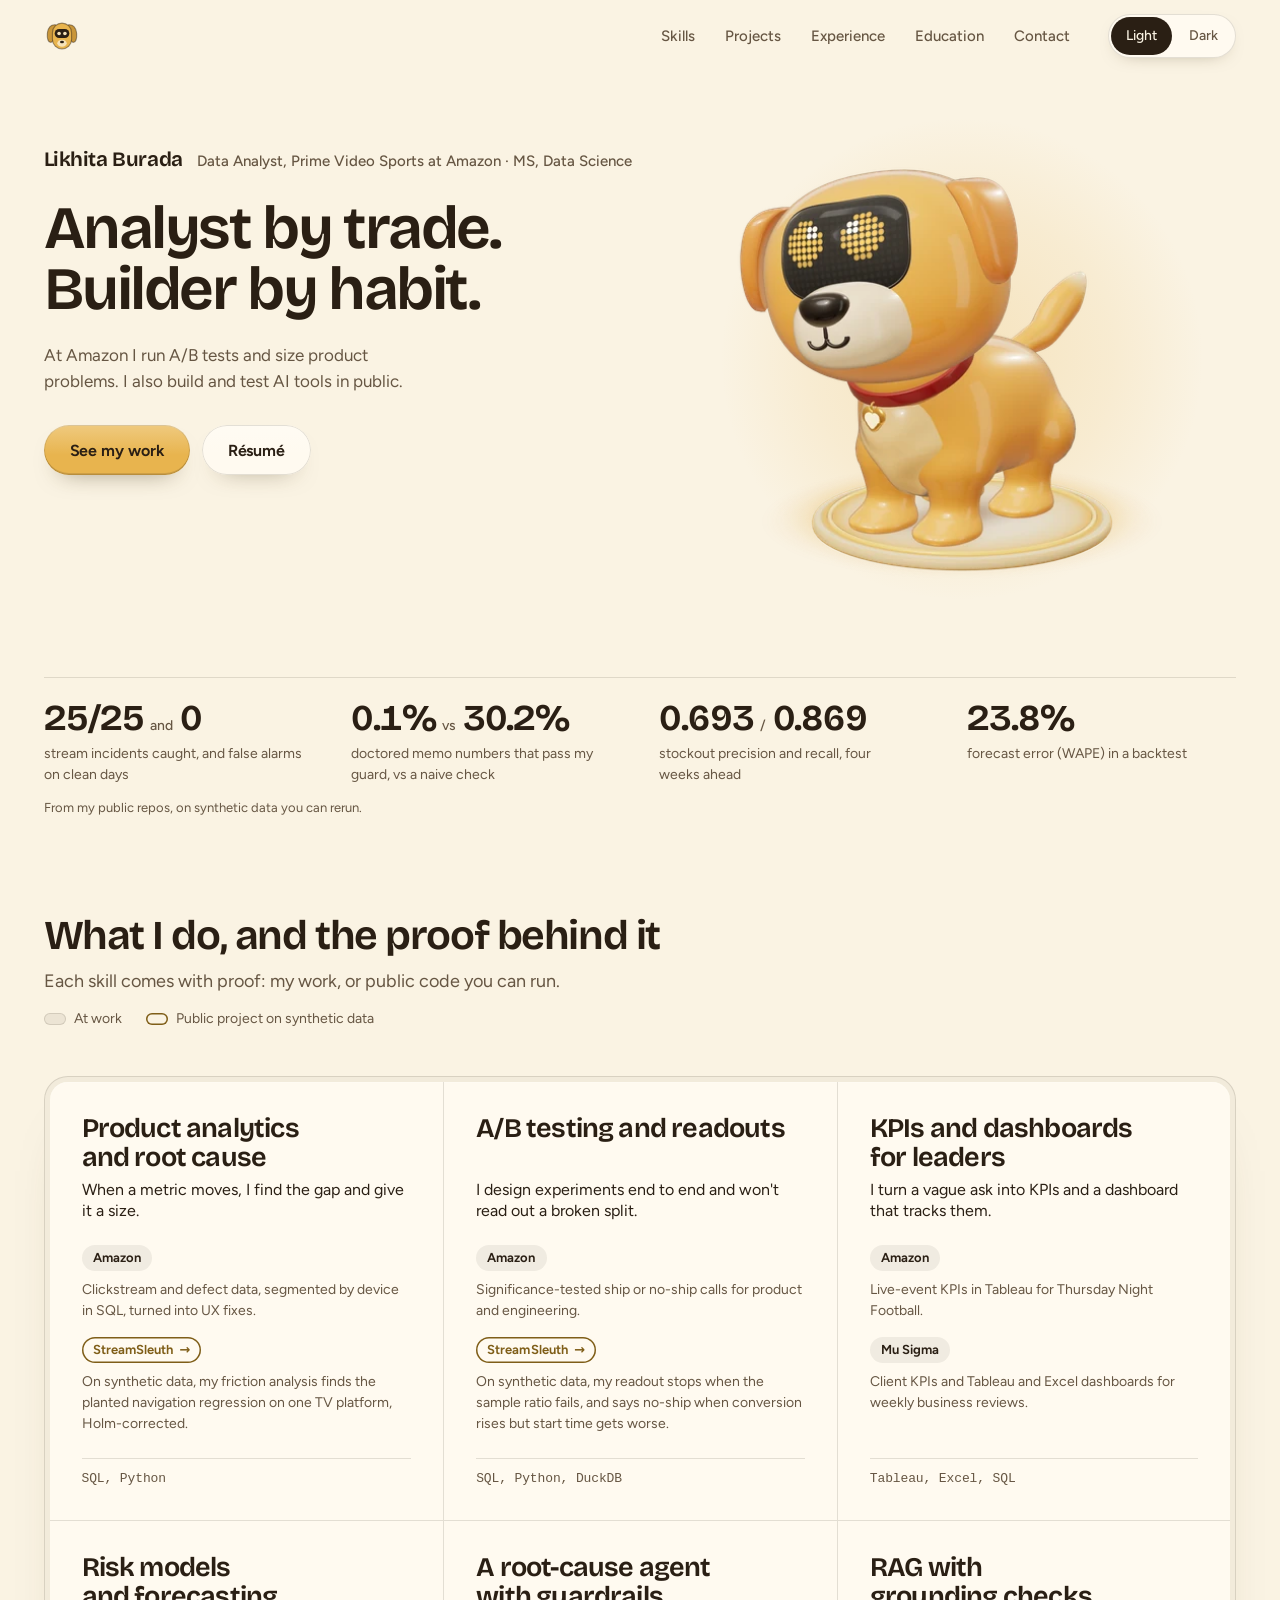
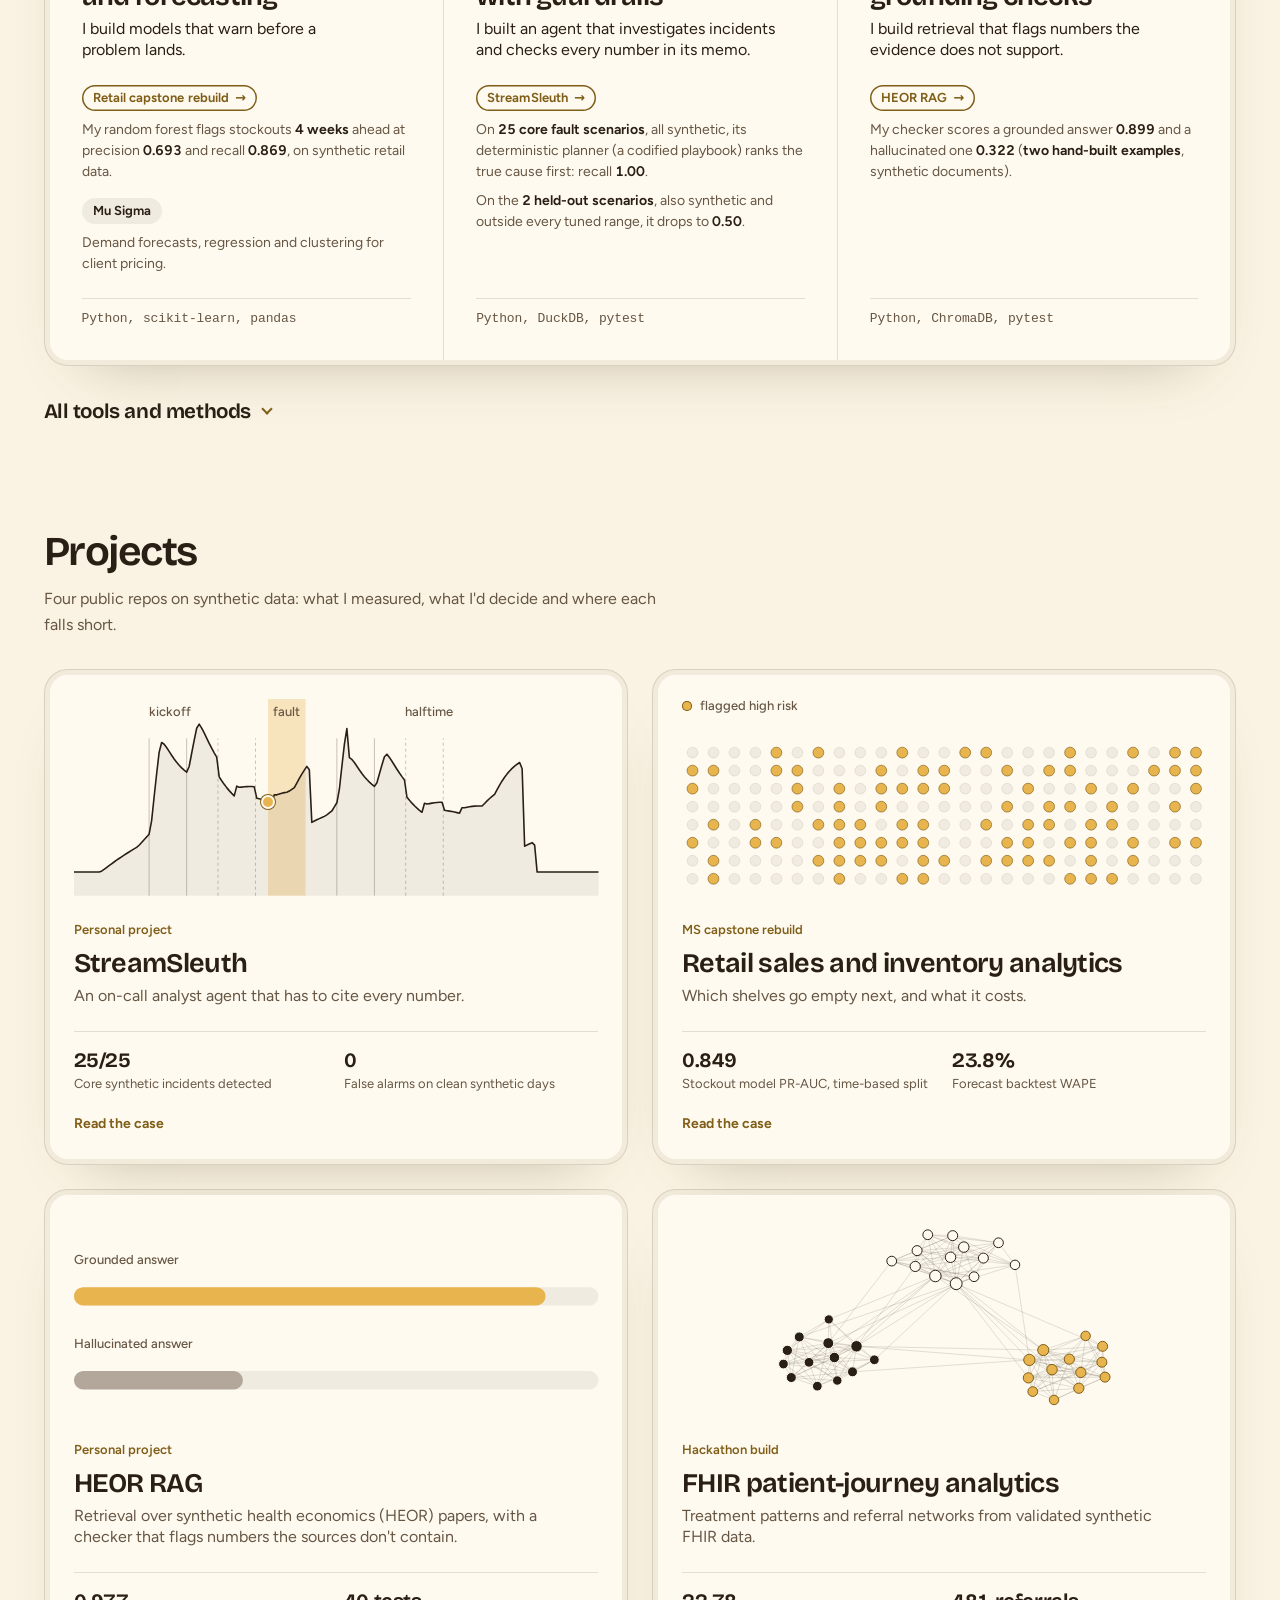
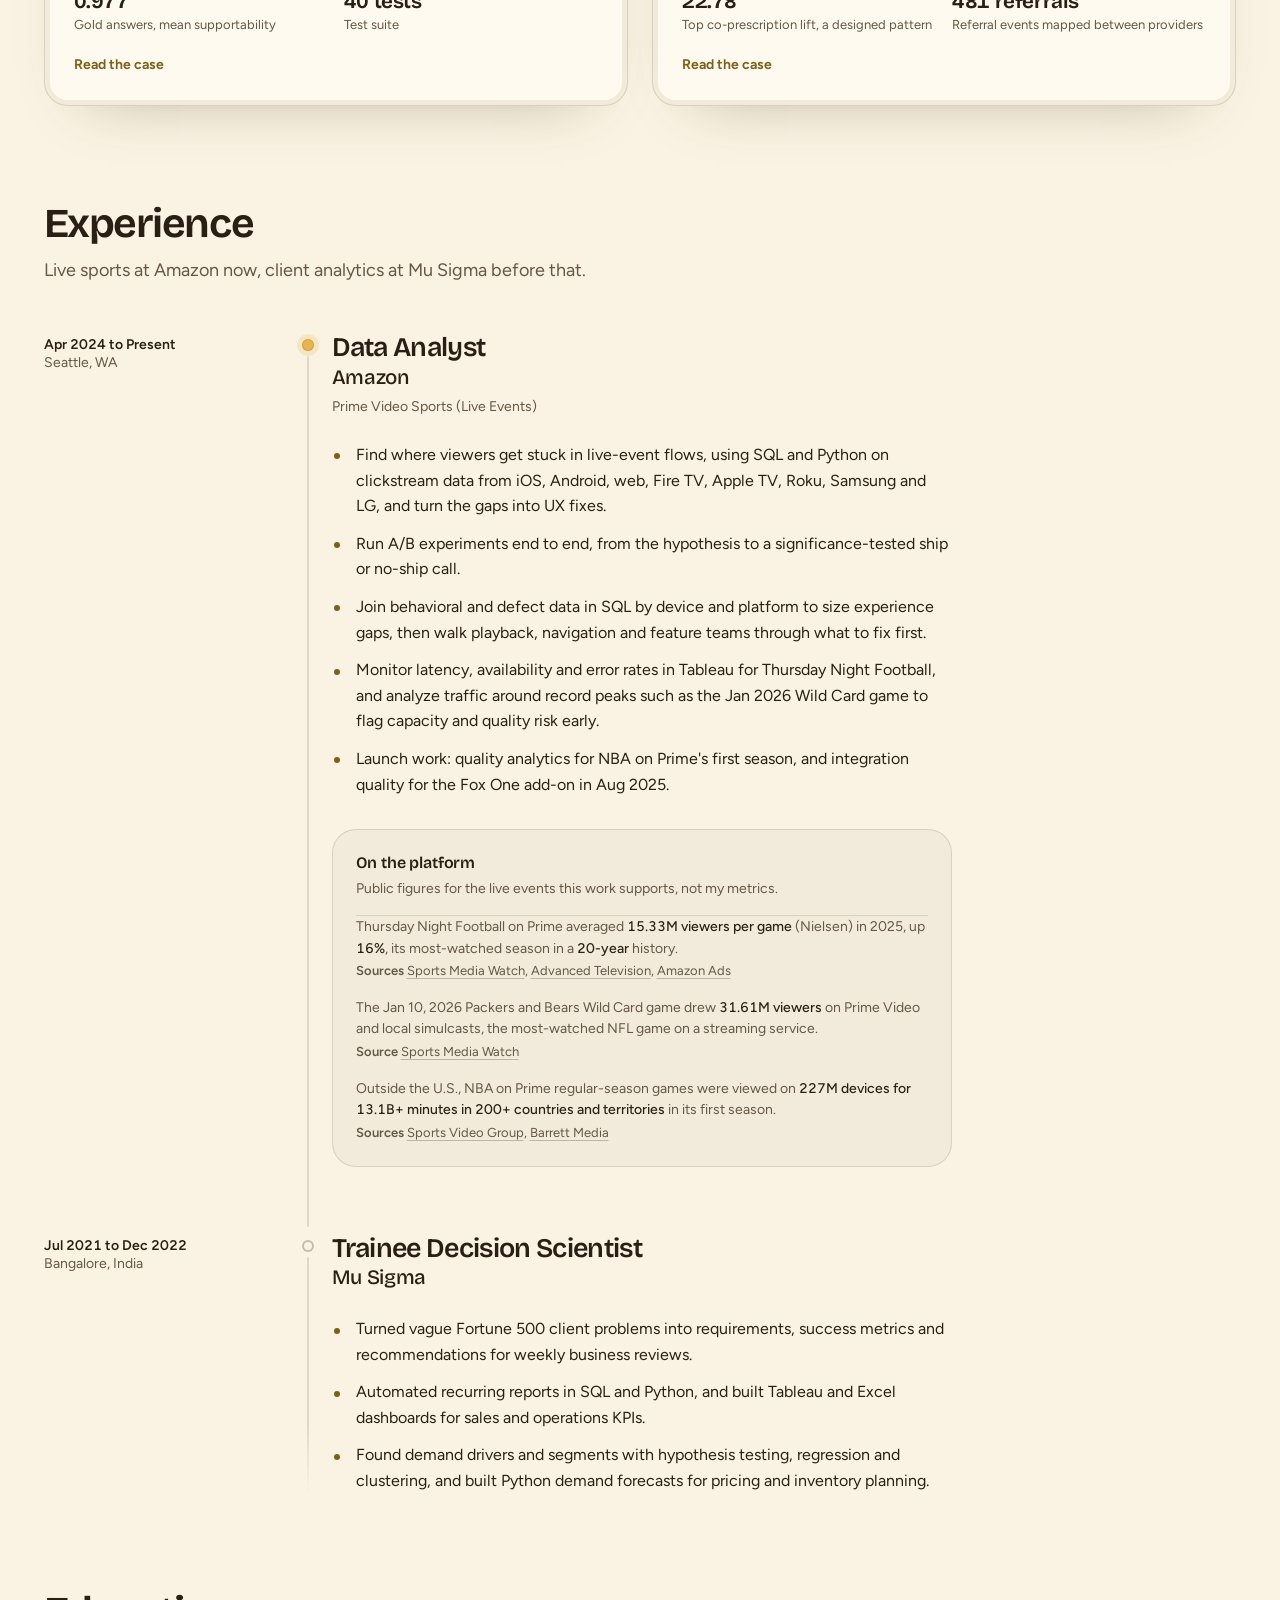
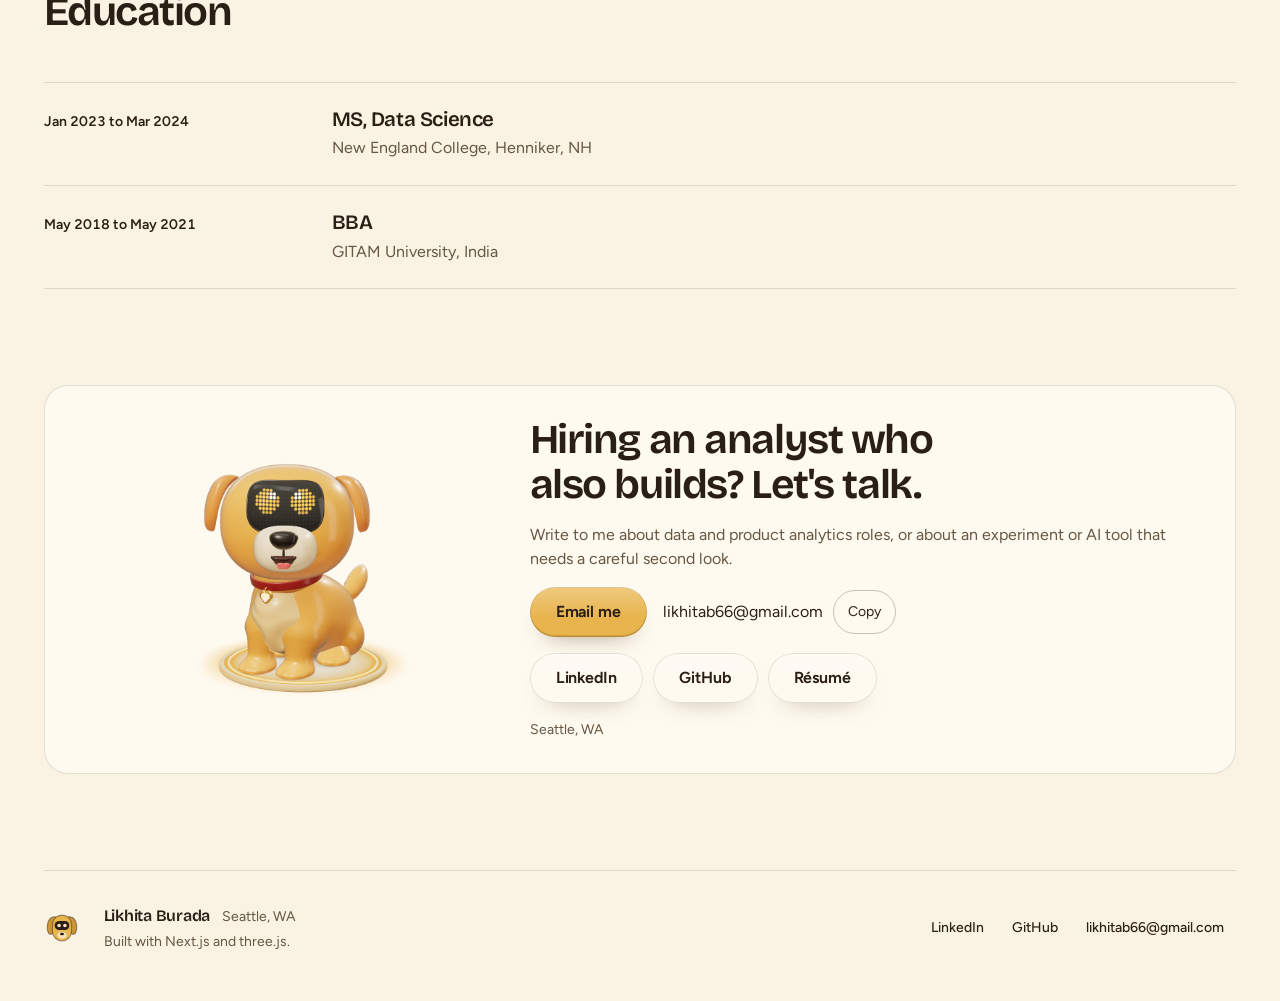
<file: index.html>
<!DOCTYPE html><html lang="en" data-theme="light" class="bricolage_2ec09e5f-module__fwNuWq__variable figtree_f8b24e01-module__NXI8bG__variable"><head><meta charSet="utf-8"/><meta name="viewport" content="width=device-width, initial-scale=1, viewport-fit=cover"/><link rel="preload" href="/_next/static/media/bricolage_grotesque_latin_wght_normal-s.p.1iqnhac4m3hwo.woff2" as="font" crossorigin="" type="font/woff2"/><link rel="preload" href="/_next/static/media/figtree_latin_wght_normal-s.p.08sr_7r2rzxl4.woff2" as="font" crossorigin="" type="font/woff2"/><link rel="stylesheet" href="/_next/static/chunks/2j8gm1x1oek_9.css" data-precedence="next"/><link rel="stylesheet" href="/_next/static/chunks/0zg83_ffbmeaz.css" data-precedence="next"/><link rel="stylesheet" href="/_next/static/chunks/1_9mg4lz6jcga.css" data-precedence="next"/><link rel="stylesheet" href="/_next/static/chunks/0le0-naqpan9m.css" data-precedence="next"/><link rel="stylesheet" href="/_next/static/chunks/19pw_3alypdai.css" data-precedence="next"/><link rel="preload" as="script" fetchPriority="low" href="/_next/static/chunks/310vm2bl3xxpt.js"/><script src="/_next/static/chunks/19mx3mg6lkumu.js" async=""></script><script src="/_next/static/chunks/1rj7ns8rte9vc.js" async=""></script><script src="/_next/static/chunks/3bb0qu0wuhwr1.js" async=""></script><script src="/_next/static/chunks/turbopack-2e-a58cdyjr05.js" async=""></script><script src="/_next/static/chunks/3fntmmi971322.js" async=""></script><script src="/_next/static/chunks/0vq58yxvfjd-d.js" async=""></script><script src="/_next/static/chunks/39__xl9x32mqy.js" async=""></script><script src="/_next/static/chunks/3dwlwtl0x1_8-.js" async=""></script><meta name="theme-color" content="#FAF3E3" media="(prefers-color-scheme: light)"/><meta name="theme-color" content="#FAF3E3" media="(prefers-color-scheme: dark)"/><meta name="color-scheme" content="light"/><title>Likhita Burada, Data Analyst</title><meta name="description" content="Analyst by trade, builder by habit. Likhita Burada is a data analyst on Prime Video Sports at Amazon in Seattle who runs A/B tests and builds tested AI tools in public."/><meta name="application-name" content="Likhita Burada"/><link rel="author" href="https://likhitab66.github.io"/><meta name="author" content="Likhita Burada"/><link rel="canonical" href="https://likhitab66.github.io/"/><meta property="og:title" content="Likhita Burada, Data Analyst"/><meta property="og:description" content="Analyst by trade, builder by habit. Likhita Burada is a data analyst on Prime Video Sports at Amazon in Seattle who runs A/B tests and builds tested AI tools in public."/><meta property="og:url" content="https://likhitab66.github.io/"/><meta property="og:site_name" content="Likhita Burada"/><meta property="og:locale" content="en_US"/><meta property="og:image" content="https://likhitab66.github.io/og.jpg"/><meta property="og:image:width" content="2400"/><meta property="og:image:height" content="1260"/><meta property="og:image:alt" content="Goldie, a glossy golden robot pup with a dark visor and glowing eyes, next to the name Likhita Burada, Data Analyst"/><meta property="og:type" content="website"/><meta name="twitter:card" content="summary_large_image"/><meta name="twitter:title" content="Likhita Burada, Data Analyst"/><meta name="twitter:description" content="Analyst by trade, builder by habit. Likhita Burada is a data analyst on Prime Video Sports at Amazon in Seattle who runs A/B tests and builds tested AI tools in public."/><meta name="twitter:image" content="https://likhitab66.github.io/og.jpg"/><meta name="twitter:image:alt" content="Goldie, a glossy golden robot pup with a dark visor and glowing eyes, next to the name Likhita Burada, Data Analyst"/><meta name="twitter:image:width" content="2400"/><meta name="twitter:image:height" content="1260"/><link rel="icon" href="/icon.svg?icon.1v-ungnn4yhq-.svg" sizes="any" type="image/svg+xml"/><link rel="apple-touch-icon" href="/apple-icon.png?apple-icon.13rzr7wyc-vd0.png" sizes="180x180" type="image/png"/><meta name="next-size-adjust" content=""/><script>(function(){var d=document.documentElement;d.setAttribute('data-js','');try{if(localStorage.getItem('theme')==='dark'){d.setAttribute('data-theme','dark')}}catch(e){}})();</script><script src="/_next/static/chunks/0cz1d0mv5g_q7.js" noModule=""></script></head><body><div hidden=""><!--$--><!--/$--></div><a class="skip" href="#main">Skip to content</a><header class="topbar"><div class="topbar__inner wrap"><a href="#hero" class="topbar__name" aria-label="Likhita Burada, back to the top"><svg class="goldie-mark" width="36" height="36" viewBox="0 0 32 32" aria-hidden="true" focusable="false"><path class="goldie-mark__ear" d="M10 6C6.5 5.6 3.4 8.4 3 13.5c-.3 4.1.6 7.5 2.6 8.1 1.8.5 2.8-2 3.3-4.8l2-8.4c.3-1.4 0-2.3-.9-2.4Z"></path><path class="goldie-mark__ear" d="M22 6c3.5-.4 6.6 2.4 7 7.5.3 4.1-.6 7.5-2.6 8.1-1.8.5-2.8-2-3.3-4.8l-2-8.4c-.3-1.4 0-2.3.9-2.4Z"></path><rect class="goldie-mark__head" x="7.5" y="4.5" width="17" height="23" rx="8.5"></rect><rect class="goldie-mark__visor" x="9.5" y="9.75" width="13" height="8" rx="4"></rect><circle class="goldie-mark__eye" cx="13.4" cy="13.75" r="1.6"></circle><circle class="goldie-mark__eye" cx="18.6" cy="13.75" r="1.6"></circle><ellipse class="goldie-mark__muzzle" cx="16" cy="22.4" rx="4.2" ry="3.1"></ellipse><ellipse class="goldie-mark__nose" cx="16" cy="21.3" rx="1.8" ry="1.15"></ellipse></svg></a><nav class="topbar__nav" aria-label="Sections"><ul class="topbar__links" role="list"><li><a href="#skills" class="topbar__link">Skills</a></li><li><a href="#projects" class="topbar__link">Projects</a></li><li><a href="#experience" class="topbar__link">Experience</a></li><li><a href="#education" class="topbar__link">Education</a></li><li><a href="#contact" class="topbar__link">Contact</a></li></ul></nav><div class="theme-switch needs-js topbar__theme" role="group" aria-label="Colour theme"><button type="button" class="theme-switch__btn" aria-pressed="false">Light</button><button type="button" class="theme-switch__btn" aria-pressed="false">Dark</button></div><details class="menu"><summary class="menu__button">Menu<span class="menu__icon" aria-hidden="true"><span></span><span></span></span></summary><div class="menu__panel shell"><div class="menu__core core"><nav aria-label="Sections"><ul class="menu__list" role="list"><li><a href="#skills" class="menu__link">Skills</a></li><li><a href="#projects" class="menu__link">Projects</a></li><li><a href="#experience" class="menu__link">Experience</a></li><li><a href="#education" class="menu__link">Education</a></li><li><a href="#contact" class="menu__link">Contact</a></li></ul></nav><div class="theme-switch needs-js menu__theme" role="group" aria-label="Colour theme"><button type="button" class="theme-switch__btn" aria-pressed="false">Light</button><button type="button" class="theme-switch__btn" aria-pressed="false">Dark</button></div></div></div></details></div></header><main id="main" tabindex="-1"><section id="hero" class="hero" aria-labelledby="hero-title"><div class="hero__grid wrap"><div class="hero__text"><p class="hero__eyebrow" data-hero-text=""><span class="hero__who">Likhita Burada</span> <span class="hero__role">Data Analyst, Prime Video Sports at Amazon · MS, Data Science</span></p><h1 id="hero-title" class="hero__h1" data-hero-text=""><span class="hero__line">Analyst by trade.</span><span class="hero__line"> <!-- -->Builder by habit.</span></h1><p class="hero__sub" data-hero-text="">At Amazon I run A/B tests and size product problems. I also build and test AI tools in public.</p><div class="hero__ctas" data-hero-text=""><a class="btn btn-primary" href="#projects" data-eager="1">See my work</a><a class="btn btn-secondary" href="/Likhita_Burada_Resume.pdf" data-eager="" target="_blank" rel="noopener" aria-describedby="hero-new-tab">Résumé</a><span id="hero-new-tab" hidden="">opens in a new tab</span></div></div><div class="goldie" data-hero-agent=""><div class="stage" data-mode="poster" role="img" aria-label="Goldie, Likhita&#x27;s robot pup."><div class="stage__bot"><picture class="stage__poster"><source media="not all" srcSet="/bot/goldie-dark-wide-520.webp 520w, /bot/goldie-dark-wide-1040.webp 1040w" sizes="(min-width: 1024px) 37vw, 92vw"/><source media="(max-width: 1023px)" srcSet="/bot/goldie-light-wide-520.webp 520w, /bot/goldie-light-wide-1040.webp 1040w" sizes="(min-width: 1024px) 37vw, 92vw"/><source media="not all" srcSet="/bot/goldie-dark-square-540.webp 540w, /bot/goldie-dark-square-1080.webp 1080w" sizes="(min-width: 1024px) 37vw, 92vw"/><img src="/bot/goldie-light-square-540.webp" srcSet="/bot/goldie-light-square-540.webp 540w, /bot/goldie-light-square-1080.webp 1080w" sizes="(min-width: 1024px) 37vw, 92vw" width="540" height="540" alt="" decoding="async" fetchPriority="high"/></picture><div class="stage__slot"></div><div class="pup" aria-hidden="true"><span class="pup__pad"></span><span class="pup__tail"></span><span class="pup__body"><span class="pup__chest"></span></span><span class="pup__leg pup__leg--l"></span><span class="pup__leg pup__leg--r"></span><span class="pup__collar"><span class="pup__tag"></span></span><span class="pup__ear pup__ear--l"></span><span class="pup__ear pup__ear--r"></span><span class="pup__head"><span class="pup__visor"><span class="pup__eye"></span><span class="pup__eye"></span></span><span class="pup__muzzle"><span class="pup__nose"></span></span></span></div></div></div><p class="goldie__hint" aria-hidden="true">Boop Goldie&#x27;s nose. She likes it.</p></div></div><div class="wrap"><ul class="proof" role="list" aria-label="Numbers from my public repos" aria-describedby="proof-note"><li class="proof__item" data-proof="ss-detection"><p class="proof__fact"><span class="claim-module__yLOVoG__claim" data-claim="ss-detection" data-basis="repo" data-framing="hers">25/25</span> and <span class="claim-module__yLOVoG__claim" data-claim="ss-false-alarms" data-basis="repo" data-framing="hers">0</span></p><p class="proof__label">stream incidents caught, and false alarms on clean days</p></li><li class="proof__item" data-proof="ss-guard-slip"><p class="proof__fact"><span class="claim-module__yLOVoG__claim" data-claim="ss-guard-slip" data-basis="repo" data-framing="hers">0.1%</span> vs <span class="claim-module__yLOVoG__claim" data-claim="ss-guard-naive" data-basis="repo" data-framing="hers">30.2%</span></p><p class="proof__label">doctored memo numbers that pass my guard, vs a naive check</p></li><li class="proof__item" data-proof="rt-precision"><p class="proof__fact"><span class="claim-module__yLOVoG__claim" data-claim="rt-precision" data-basis="repo" data-framing="hers">0.693</span> / <span class="claim-module__yLOVoG__claim" data-claim="rt-recall" data-basis="repo" data-framing="hers">0.869</span></p><p class="proof__label">stockout precision and recall, four weeks ahead</p></li><li class="proof__item" data-proof="rt-wape"><p class="proof__fact"><span class="claim-module__yLOVoG__claim" data-claim="rt-wape" data-basis="repo" data-framing="hers">23.8%</span></p><p class="proof__label">forecast error (WAPE) in a backtest</p></li></ul><p id="proof-note" class="proof__note" data-proof="note">From my public repos, on synthetic data you can rerun.</p></div></section><section id="skills" class="section skills" aria-labelledby="skills-title"><div class="wrap"><header class="sc-head"><h2 id="skills-title" class="section-title"><span class="sr-only">Skills<!-- -->: </span>What I do, and the proof behind it</h2><p class="sc-head__lead">Each skill comes with proof: my work, or public code you can run.</p><ul class="sc-key" role="list"><li><span class="sc-key__swatch" data-kind="work" aria-hidden="true"></span>At work</li><li><span class="sc-key__swatch" data-kind="project" aria-hidden="true"></span>Public project on synthetic data</li></ul></header><div class="sc-plate"><ul id="sc-grid" class="sc-grid" role="list"><li class="sc-item" data-skill="product-analytics"><h3 id="sc-product-analytics" class="sc-item__skill">Product analytics and root cause</h3><p class="sc-item__line">When a metric moves, I find the gap and give it a size.</p><ul class="sc-proofs" role="list"><li class="sc-src" data-where="Amazon" data-kind="work"><span class="sc-tag" data-kind="work">Amazon</span><ul class="sc-src__lines" role="list"><li>Clickstream and defect data, segmented by device in SQL, turned into UX fixes.</li></ul></li><li class="sc-src" data-where="StreamSleuth" data-kind="project"><a class="sc-tag" data-kind="project" href="/work/streamsleuth/" data-eager="0.6" aria-label="StreamSleuth, read the case">StreamSleuth<span class="sc-tag__go" aria-hidden="true">→</span></a><ul class="sc-src__lines" role="list"><li>On synthetic data, my friction analysis finds the planted navigation regression on one TV platform, Holm-corrected.</li></ul></li></ul><p class="sc-item__tools"><span class="sr-only">Tools: </span>SQL, Python</p></li><li class="sc-item" data-skill="ab-testing"><h3 id="sc-ab-testing" class="sc-item__skill">A/B testing and readouts</h3><p class="sc-item__line">I design experiments end to end and won&#x27;t read out a broken split.</p><ul class="sc-proofs" role="list"><li class="sc-src" data-where="Amazon" data-kind="work"><span class="sc-tag" data-kind="work">Amazon</span><ul class="sc-src__lines" role="list"><li>Significance-tested ship or no-ship calls for product and engineering.</li></ul></li><li class="sc-src" data-where="StreamSleuth" data-kind="project"><a class="sc-tag" data-kind="project" href="/work/streamsleuth/" data-eager="0.6" aria-label="StreamSleuth, read the case">StreamSleuth<span class="sc-tag__go" aria-hidden="true">→</span></a><ul class="sc-src__lines" role="list"><li>On synthetic data, my readout stops when the sample ratio fails, and says no-ship when conversion rises but start time gets worse.</li></ul></li></ul><p class="sc-item__tools"><span class="sr-only">Tools: </span>SQL, Python, DuckDB</p></li><li class="sc-item" data-skill="kpis-dashboards"><h3 id="sc-kpis-dashboards" class="sc-item__skill">KPIs and dashboards for leaders</h3><p class="sc-item__line">I turn a vague ask into KPIs and a dashboard that tracks them.</p><ul class="sc-proofs" role="list"><li class="sc-src" data-where="Amazon" data-kind="work"><span class="sc-tag" data-kind="work">Amazon</span><ul class="sc-src__lines" role="list"><li>Live-event KPIs in Tableau for Thursday Night Football.</li></ul></li><li class="sc-src" data-where="Mu Sigma" data-kind="work"><span class="sc-tag" data-kind="work">Mu Sigma</span><ul class="sc-src__lines" role="list"><li>Client KPIs and Tableau and Excel dashboards for weekly business reviews.</li></ul></li></ul><p class="sc-item__tools"><span class="sr-only">Tools: </span>Tableau, Excel, SQL</p></li><li class="sc-item" data-skill="risk-forecasting"><h3 id="sc-risk-forecasting" class="sc-item__skill">Risk models and forecasting</h3><p class="sc-item__line">I build models that warn before a problem lands.</p><ul class="sc-proofs" role="list"><li class="sc-src" data-where="Retail capstone rebuild" data-kind="project"><a class="sc-tag" data-kind="project" href="/work/retail-inventory/" data-eager="0.6" aria-label="Retail capstone rebuild, read the case">Retail capstone rebuild<span class="sc-tag__go" aria-hidden="true">→</span></a><ul class="sc-src__lines" role="list"><li>My random forest flags stockouts <span class="claim-module__yLOVoG__claim" data-claim="rt-horizon" data-basis="repo" data-framing="hers">4 weeks</span> ahead at precision <span class="claim-module__yLOVoG__claim" data-claim="rt-precision" data-basis="repo" data-framing="hers">0.693</span> and recall <span class="claim-module__yLOVoG__claim" data-claim="rt-recall" data-basis="repo" data-framing="hers">0.869</span>, on synthetic retail data.</li></ul></li><li class="sc-src" data-where="Mu Sigma" data-kind="work"><span class="sc-tag" data-kind="work">Mu Sigma</span><ul class="sc-src__lines" role="list"><li>Demand forecasts, regression and clustering for client pricing.</li></ul></li></ul><p class="sc-item__tools"><span class="sr-only">Tools: </span>Python, scikit-learn, pandas</p></li><li class="sc-item" data-skill="rca-agents"><h3 id="sc-rca-agents" class="sc-item__skill">A root-cause agent with guardrails</h3><p class="sc-item__line">I built an agent that investigates incidents and checks every number in its memo.</p><ul class="sc-proofs" role="list"><li class="sc-src" data-where="StreamSleuth" data-kind="project"><a class="sc-tag" data-kind="project" href="/work/streamsleuth/" data-eager="0.6" aria-label="StreamSleuth, read the case">StreamSleuth<span class="sc-tag__go" aria-hidden="true">→</span></a><ul class="sc-src__lines" role="list"><li>On <span class="claim-module__yLOVoG__claim" data-claim="ss-core-faults" data-basis="repo" data-framing="hers">25 core fault scenarios</span>, all synthetic, its deterministic planner (a codified playbook) ranks the true cause first: recall <span class="claim-module__yLOVoG__claim" data-claim="ss-recall-at-1" data-basis="repo" data-framing="hers">1.00</span>.</li><li>On the <span class="claim-module__yLOVoG__claim" data-claim="ss-heldout-count" data-basis="repo" data-framing="hers">2 held-out scenarios</span>, also synthetic and outside every tuned range, it drops to <span class="claim-module__yLOVoG__claim" data-claim="ss-heldout-recall" data-basis="repo" data-framing="hers">0.50</span>.</li></ul></li></ul><p class="sc-item__tools"><span class="sr-only">Tools: </span>Python, DuckDB, pytest</p></li><li class="sc-item" data-skill="rag-grounding"><h3 id="sc-rag-grounding" class="sc-item__skill">RAG with grounding checks</h3><p class="sc-item__line">I build retrieval that flags numbers the evidence does not support.</p><ul class="sc-proofs" role="list"><li class="sc-src" data-where="HEOR RAG" data-kind="project"><a class="sc-tag" data-kind="project" href="/work/heor-rag/" data-eager="0.6" aria-label="HEOR RAG, read the case">HEOR RAG<span class="sc-tag__go" aria-hidden="true">→</span></a><ul class="sc-src__lines" role="list"><li>My checker scores a grounded answer <span class="claim-module__yLOVoG__claim" data-claim="heor-grounded" data-basis="repo" data-framing="hers">0.899</span> and a hallucinated one <span class="claim-module__yLOVoG__claim" data-claim="heor-hallucinated" data-basis="repo" data-framing="hers">0.322</span> (<span class="claim-module__yLOVoG__claim" data-claim="heor-examples" data-basis="repo" data-framing="hers">two hand-built examples</span>, synthetic documents).</li></ul></li></ul><p class="sc-item__tools"><span class="sr-only">Tools: </span>Python, ChromaDB, pytest</p></li></ul><button type="button" class="sc-more" aria-controls="sc-grid" aria-expanded="false">Show three more skills</button></div><details class="sc-kit"><summary class="sc-kit__summary"><h3 class="sc-kit__title">All tools and methods</h3></summary><dl class="sc-kit__groups"><div class="sc-kit__group"><dt>Languages</dt><dd><span><span class="sc-kit__item">SQL</span>, </span><span><span class="sc-kit__item">Python</span>, </span><span><span class="sc-kit__item">R</span>, </span><span><span class="sc-kit__item">SAS and SAS macros</span>, </span><span><span class="sc-kit__item">VBA</span></span></dd></div><div class="sc-kit__group"><dt>Experimentation and product analytics</dt><dd><span><span class="sc-kit__item">A/B testing</span>, </span><span><span class="sc-kit__item">Significance testing</span>, </span><span><span class="sc-kit__item">Clickstream and funnel analysis</span>, </span><span><span class="sc-kit__item">Anomaly detection</span>, </span><span><span class="sc-kit__item">Root-cause analysis</span>, </span><span><span class="sc-kit__item">KPI definition</span></span></dd></div><div class="sc-kit__group"><dt>Dashboards and BI</dt><dd><span><span class="sc-kit__item">Tableau</span>, </span><span><span class="sc-kit__item">Power BI</span>, </span><span><span class="sc-kit__item">R Shiny</span>, </span><span><span class="sc-kit__item">Excel</span>, </span><span><span class="sc-kit__item">Plotly</span></span></dd></div><div class="sc-kit__group"><dt>Modeling and forecasting</dt><dd><span><span class="sc-kit__item">Hypothesis testing</span>, </span><span><span class="sc-kit__item">Logistic regression</span>, </span><span><span class="sc-kit__item">Random forest</span>, </span><span><span class="sc-kit__item">Clustering</span>, </span><span><span class="sc-kit__item">Survival analysis</span>, </span><span><span class="sc-kit__item">Time-series forecasting</span>, </span><span><span class="sc-kit__item">scikit-learn</span></span></dd></div><div class="sc-kit__group"><dt>Generative AI and evaluation</dt><dd><span><span class="sc-kit__item">RAG</span>, </span><span><span class="sc-kit__item">ChromaDB</span>, </span><span><span class="sc-kit__item">Agent tool use</span>, </span><span><span class="sc-kit__item">Guardrails</span>, </span><span><span class="sc-kit__item">LLM evaluation harnesses</span>, </span><span><span class="sc-kit__item">Hallucination detection</span></span></dd></div><div class="sc-kit__group"><dt>Data foundations</dt><dd><span><span class="sc-kit__item">DuckDB</span>, </span><span><span class="sc-kit__item">pandas</span>, </span><span><span class="sc-kit__item">Semantic layers</span>, </span><span><span class="sc-kit__item">Data validation</span>, </span><span><span class="sc-kit__item">Pipeline automation</span></span></dd></div><div class="sc-kit__group"><dt>Domains</dt><dd><span><span class="sc-kit__item">Streaming and live sports</span>, </span><span><span class="sc-kit__item">Healthcare (FHIR)</span>, </span><span><span class="sc-kit__item">Retail forecasting</span></span></dd></div></dl></details></div></section><section id="projects" class="section projects" aria-labelledby="projects-title"><div class="wrap"><h2 id="projects-title" class="section-title">Projects</h2><p class="projects__lead">Four public repos on synthetic data: what I measured, what I&#x27;d decide and where each falls short.</p><ul class="pj-grid" role="list"><li class="pj-card" data-project="streamsleuth"><div class="pj-card__core"><div class="pj-cover pj-card__cover" data-cover="streamsleuth" aria-hidden="true"><svg viewBox="0 0 400 150" preserveAspectRatio="none" focusable="false"><rect class="pj-cover__band" x="147.97" y="0" width="28.640000000000015" height="150"></rect><line class="pj-cover__tick" x1="57.28" x2="57.28" y1="150" y2="30"></line><line class="pj-cover__tick" x1="85.92" x2="85.92" y1="150" y2="30"></line><line class="pj-cover__tick" x1="200.48" x2="200.48" y1="150" y2="30"></line><line class="pj-cover__tick" x1="229.12" x2="229.12" y1="150" y2="30"></line><line class="pj-cover__tick pj-cover__tick--dash" x1="109.79" x2="109.79" y1="150" y2="30"></line><line class="pj-cover__tick pj-cover__tick--dash" x1="138.42" x2="138.42" y1="150" y2="30"></line><line class="pj-cover__tick pj-cover__tick--dash" x1="252.98" x2="252.98" y1="150" y2="30"></line><line class="pj-cover__tick pj-cover__tick--dash" x1="281.62" x2="281.62" y1="150" y2="30"></line><path class="pj-cover__area" d="M0,132L1.91,132L3.82,132L5.73,132L7.64,132L9.55,132L11.46,132L13.37,132L15.27,132L17.18,132L19.09,132L21,131.35L22.91,129.99L24.82,128.56L26.73,127.12L28.64,125.7L30.55,124.31L32.46,122.95L34.37,121.64L36.28,120.35L38.19,119.1L40.1,117.87L42,116.67L43.91,115.48L45.82,114.31L47.73,113.15L49.64,111.55L51.55,109.46L53.46,107.33L55.37,105.2L57.28,103.09L59.19,92.91L61.1,74.77L63.01,57.19L64.92,40.74L66.83,33.15L68.74,34.52L70.64,36.98L72.55,39.91L74.46,42.89L76.37,45.71L78.28,48.27L80.19,50.54L82.1,52.54L84.01,54.29L85.92,55.82L87.83,51.48L89.74,41.38L91.65,31.52L93.56,22.29L95.47,19.15L97.37,22.18L99.28,25.89L101.19,29.84L103.1,33.77L105.01,37.53L106.92,41.06L108.83,44.35L110.74,59.38L112.65,62.35L114.56,65.09L116.47,67.6L118.38,69.88L120.29,71.97L122.2,73.88L124.11,66.47L126.01,67.36L127.92,67.18L129.83,66.96L131.74,66.8L133.65,66.74L135.56,66.79L137.47,66.97L139.38,75.64L141.29,76.11L143.2,76.63L145.11,77.19L147.02,77.76L148.93,78.33L150.84,78.9L152.74,73.04L154.65,73.1L156.56,72.48L158.47,71.9L160.38,71.42L162.29,71.07L164.2,70.25L166.11,68.92L168.02,67.64L169.93,64.08L171.84,60.6L173.75,57.3L175.66,54.22L177.57,51.39L179.47,53.98L181.38,94.09L183.29,93.09L185.2,92.14L187.11,91.23L189.02,90.35L190.93,89.51L192.84,88.37L194.75,86.89L196.66,85.4L198.57,82.27L200.48,79.15L202.39,68.81L204.3,51.4L206.21,34.61L208.11,22.56L210.02,44.71L211.93,46.1L213.84,48.48L215.75,51.27L217.66,54.11L219.57,56.79L221.48,59.24L223.39,61.44L225.3,63.38L227.21,65.1L229.12,66.62L231.03,63.91L232.94,57.06L234.84,50.35L236.75,44.07L238.66,42.11L240.57,44.55L242.48,47.45L244.39,50.53L246.3,53.57L248.21,56.48L250.12,59.22L252.03,61.78L253.94,74.94L255.85,77.29L257.76,79.45L259.67,81.44L261.58,83.24L263.48,84.89L265.39,86.39L267.3,79.52L269.21,80.13L271.12,79.78L273.03,79.42L274.94,79.11L276.85,78.89L278.76,78.79L280.67,78.8L282.58,84.9L284.49,85.17L286.4,85.5L288.31,85.86L290.21,86.25L292.12,86.66L294.03,87.07L295.94,82.91L297.85,82.98L299.76,82.57L301.67,82.2L303.58,81.91L305.49,81.7L307.4,81.6L309.31,81.58L311.22,81.65L313.13,79.66L315.04,77.72L316.95,75.89L318.85,74.23L320.76,72.75L322.67,69.12L324.58,65.68L326.49,62.51L328.4,59.65L330.31,57.11L332.22,54.87L334.13,52.92L336.04,51.22L337.95,49.74L339.86,48.45L341.77,53.16L343.68,112.25L345.58,111.28L347.49,110.38L349.4,109.56L351.31,111.42L353.22,132L355.13,132L357.04,132L358.95,132L360.86,132L362.77,132L364.68,132L366.59,132L368.5,132L370.41,132L372.32,132L374.22,132L376.13,132L378.04,132L379.95,132L381.86,132L383.77,132L385.68,132L387.59,132L389.5,132L391.41,132L393.32,132L395.23,132L397.14,132L399.05,132L400,132L400,150L0,150Z"></path><path class="pj-cover__line" d="M0,132L1.91,132L3.82,132L5.73,132L7.64,132L9.55,132L11.46,132L13.37,132L15.27,132L17.18,132L19.09,132L21,131.35L22.91,129.99L24.82,128.56L26.73,127.12L28.64,125.7L30.55,124.31L32.46,122.95L34.37,121.64L36.28,120.35L38.19,119.1L40.1,117.87L42,116.67L43.91,115.48L45.82,114.31L47.73,113.15L49.64,111.55L51.55,109.46L53.46,107.33L55.37,105.2L57.28,103.09L59.19,92.91L61.1,74.77L63.01,57.19L64.92,40.74L66.83,33.15L68.74,34.52L70.64,36.98L72.55,39.91L74.46,42.89L76.37,45.71L78.28,48.27L80.19,50.54L82.1,52.54L84.01,54.29L85.92,55.82L87.83,51.48L89.74,41.38L91.65,31.52L93.56,22.29L95.47,19.15L97.37,22.18L99.28,25.89L101.19,29.84L103.1,33.77L105.01,37.53L106.92,41.06L108.83,44.35L110.74,59.38L112.65,62.35L114.56,65.09L116.47,67.6L118.38,69.88L120.29,71.97L122.2,73.88L124.11,66.47L126.01,67.36L127.92,67.18L129.83,66.96L131.74,66.8L133.65,66.74L135.56,66.79L137.47,66.97L139.38,75.64L141.29,76.11L143.2,76.63L145.11,77.19L147.02,77.76L148.93,78.33L150.84,78.9L152.74,73.04L154.65,73.1L156.56,72.48L158.47,71.9L160.38,71.42L162.29,71.07L164.2,70.25L166.11,68.92L168.02,67.64L169.93,64.08L171.84,60.6L173.75,57.3L175.66,54.22L177.57,51.39L179.47,53.98L181.38,94.09L183.29,93.09L185.2,92.14L187.11,91.23L189.02,90.35L190.93,89.51L192.84,88.37L194.75,86.89L196.66,85.4L198.57,82.27L200.48,79.15L202.39,68.81L204.3,51.4L206.21,34.61L208.11,22.56L210.02,44.71L211.93,46.1L213.84,48.48L215.75,51.27L217.66,54.11L219.57,56.79L221.48,59.24L223.39,61.44L225.3,63.38L227.21,65.1L229.12,66.62L231.03,63.91L232.94,57.06L234.84,50.35L236.75,44.07L238.66,42.11L240.57,44.55L242.48,47.45L244.39,50.53L246.3,53.57L248.21,56.48L250.12,59.22L252.03,61.78L253.94,74.94L255.85,77.29L257.76,79.45L259.67,81.44L261.58,83.24L263.48,84.89L265.39,86.39L267.3,79.52L269.21,80.13L271.12,79.78L273.03,79.42L274.94,79.11L276.85,78.89L278.76,78.79L280.67,78.8L282.58,84.9L284.49,85.17L286.4,85.5L288.31,85.86L290.21,86.25L292.12,86.66L294.03,87.07L295.94,82.91L297.85,82.98L299.76,82.57L301.67,82.2L303.58,81.91L305.49,81.7L307.4,81.6L309.31,81.58L311.22,81.65L313.13,79.66L315.04,77.72L316.95,75.89L318.85,74.23L320.76,72.75L322.67,69.12L324.58,65.68L326.49,62.51L328.4,59.65L330.31,57.11L332.22,54.87L334.13,52.92L336.04,51.22L337.95,49.74L339.86,48.45L341.77,53.16L343.68,112.25L345.58,111.28L347.49,110.38L349.4,109.56L351.31,111.42L353.22,132L355.13,132L357.04,132L358.95,132L360.86,132L362.77,132L364.68,132L366.59,132L368.5,132L370.41,132L372.32,132L374.22,132L376.13,132L378.04,132L379.95,132L381.86,132L383.77,132L385.68,132L387.59,132L389.5,132L391.41,132L393.32,132L395.23,132L397.14,132L399.05,132L400,132"></path></svg><span class="pj-cover__dot" style="left:37%;top:52%"></span><span class="pj-cover__label" data-align="start" style="left:14.3%;top:2.7%">kickoff</span><span class="pj-cover__label" data-align="middle" style="left:40.6%;top:2.7%">fault</span><span class="pj-cover__label" data-align="start" style="left:63.2%;top:2.7%">halftime</span></div><div class="pj-card__body"><p class="pj-card__kind">Personal project</p><h3 class="pj-card__name"><a href="/work/streamsleuth/" class="pj-card__link" data-eager="0.8">StreamSleuth</a></h3><p class="pj-card__tagline">An on-call analyst agent that has to cite every number.</p><dl class="pj-card__results"><div class="pj-card__result"><dt>Core synthetic incidents detected</dt><dd><span class="claim-module__yLOVoG__claim" data-claim="ss-detection" data-basis="repo" data-framing="hers">25/25</span></dd></div><div class="pj-card__result"><dt>False alarms on clean synthetic days</dt><dd><span class="claim-module__yLOVoG__claim" data-claim="ss-false-alarms" data-basis="repo" data-framing="hers">0</span></dd></div></dl><span class="pj-card__more" aria-hidden="true">Read the case</span></div></div></li><li class="pj-card" data-project="retail-inventory"><div class="pj-card__core"><div class="pj-cover pj-card__cover" data-cover="retail-inventory" aria-hidden="true"><svg viewBox="0 0 400 150" preserveAspectRatio="xMidYMid meet" focusable="false"><circle class="pj-cover__sku" cx="8" cy="40.875" r="4.125"></circle><circle class="pj-cover__sku" cx="24" cy="40.875" r="4.125"></circle><circle class="pj-cover__sku" cx="40" cy="40.875" r="4.125"></circle><circle class="pj-cover__sku" cx="56" cy="40.875" r="4.125"></circle><circle class="pj-cover__sku pj-cover__sku--risk" cx="72" cy="40.875" r="4.125"></circle><circle class="pj-cover__sku" cx="88" cy="40.875" r="4.125"></circle><circle class="pj-cover__sku pj-cover__sku--risk" cx="104" cy="40.875" r="4.125"></circle><circle class="pj-cover__sku" cx="120" cy="40.875" r="4.125"></circle><circle class="pj-cover__sku" cx="136" cy="40.875" r="4.125"></circle><circle class="pj-cover__sku" cx="152" cy="40.875" r="4.125"></circle><circle class="pj-cover__sku pj-cover__sku--risk" cx="168" cy="40.875" r="4.125"></circle><circle class="pj-cover__sku" cx="184" cy="40.875" r="4.125"></circle><circle class="pj-cover__sku" cx="200" cy="40.875" r="4.125"></circle><circle class="pj-cover__sku pj-cover__sku--risk" cx="216" cy="40.875" r="4.125"></circle><circle class="pj-cover__sku pj-cover__sku--risk" cx="232" cy="40.875" r="4.125"></circle><circle class="pj-cover__sku" cx="248" cy="40.875" r="4.125"></circle><circle class="pj-cover__sku" cx="264" cy="40.875" r="4.125"></circle><circle class="pj-cover__sku" cx="280" cy="40.875" r="4.125"></circle><circle class="pj-cover__sku pj-cover__sku--risk" cx="296" cy="40.875" r="4.125"></circle><circle class="pj-cover__sku" cx="312" cy="40.875" r="4.125"></circle><circle class="pj-cover__sku" cx="328" cy="40.875" r="4.125"></circle><circle class="pj-cover__sku pj-cover__sku--risk" cx="344" cy="40.875" r="4.125"></circle><circle class="pj-cover__sku" cx="360" cy="40.875" r="4.125"></circle><circle class="pj-cover__sku pj-cover__sku--risk" cx="376" cy="40.875" r="4.125"></circle><circle class="pj-cover__sku pj-cover__sku--risk" cx="392" cy="40.875" r="4.125"></circle><circle class="pj-cover__sku pj-cover__sku--risk" cx="8" cy="54.625" r="4.125"></circle><circle class="pj-cover__sku pj-cover__sku--risk" cx="24" cy="54.625" r="4.125"></circle><circle class="pj-cover__sku" cx="40" cy="54.625" r="4.125"></circle><circle class="pj-cover__sku" cx="56" cy="54.625" r="4.125"></circle><circle class="pj-cover__sku pj-cover__sku--risk" cx="72" cy="54.625" r="4.125"></circle><circle class="pj-cover__sku pj-cover__sku--risk" cx="88" cy="54.625" r="4.125"></circle><circle class="pj-cover__sku" cx="104" cy="54.625" r="4.125"></circle><circle class="pj-cover__sku" cx="120" cy="54.625" r="4.125"></circle><circle class="pj-cover__sku" cx="136" cy="54.625" r="4.125"></circle><circle class="pj-cover__sku pj-cover__sku--risk" cx="152" cy="54.625" r="4.125"></circle><circle class="pj-cover__sku" cx="168" cy="54.625" r="4.125"></circle><circle class="pj-cover__sku pj-cover__sku--risk" cx="184" cy="54.625" r="4.125"></circle><circle class="pj-cover__sku pj-cover__sku--risk" cx="200" cy="54.625" r="4.125"></circle><circle class="pj-cover__sku" cx="216" cy="54.625" r="4.125"></circle><circle class="pj-cover__sku" cx="232" cy="54.625" r="4.125"></circle><circle class="pj-cover__sku pj-cover__sku--risk" cx="248" cy="54.625" r="4.125"></circle><circle class="pj-cover__sku" cx="264" cy="54.625" r="4.125"></circle><circle class="pj-cover__sku pj-cover__sku--risk" cx="280" cy="54.625" r="4.125"></circle><circle class="pj-cover__sku pj-cover__sku--risk" cx="296" cy="54.625" r="4.125"></circle><circle class="pj-cover__sku" cx="312" cy="54.625" r="4.125"></circle><circle class="pj-cover__sku" cx="328" cy="54.625" r="4.125"></circle><circle class="pj-cover__sku" cx="344" cy="54.625" r="4.125"></circle><circle class="pj-cover__sku pj-cover__sku--risk" cx="360" cy="54.625" r="4.125"></circle><circle class="pj-cover__sku pj-cover__sku--risk" cx="376" cy="54.625" r="4.125"></circle><circle class="pj-cover__sku pj-cover__sku--risk" cx="392" cy="54.625" r="4.125"></circle><circle class="pj-cover__sku pj-cover__sku--risk" cx="8" cy="68.375" r="4.125"></circle><circle class="pj-cover__sku" cx="24" cy="68.375" r="4.125"></circle><circle class="pj-cover__sku" cx="40" cy="68.375" r="4.125"></circle><circle class="pj-cover__sku" cx="56" cy="68.375" r="4.125"></circle><circle class="pj-cover__sku" cx="72" cy="68.375" r="4.125"></circle><circle class="pj-cover__sku pj-cover__sku--risk" cx="88" cy="68.375" r="4.125"></circle><circle class="pj-cover__sku" cx="104" cy="68.375" r="4.125"></circle><circle class="pj-cover__sku pj-cover__sku--risk" cx="120" cy="68.375" r="4.125"></circle><circle class="pj-cover__sku" cx="136" cy="68.375" r="4.125"></circle><circle class="pj-cover__sku pj-cover__sku--risk" cx="152" cy="68.375" r="4.125"></circle><circle class="pj-cover__sku pj-cover__sku--risk" cx="168" cy="68.375" r="4.125"></circle><circle class="pj-cover__sku pj-cover__sku--risk" cx="184" cy="68.375" r="4.125"></circle><circle class="pj-cover__sku pj-cover__sku--risk" cx="200" cy="68.375" r="4.125"></circle><circle class="pj-cover__sku" cx="216" cy="68.375" r="4.125"></circle><circle class="pj-cover__sku" cx="232" cy="68.375" r="4.125"></circle><circle class="pj-cover__sku" cx="248" cy="68.375" r="4.125"></circle><circle class="pj-cover__sku pj-cover__sku--risk" cx="264" cy="68.375" r="4.125"></circle><circle class="pj-cover__sku" cx="280" cy="68.375" r="4.125"></circle><circle class="pj-cover__sku" cx="296" cy="68.375" r="4.125"></circle><circle class="pj-cover__sku pj-cover__sku--risk" cx="312" cy="68.375" r="4.125"></circle><circle class="pj-cover__sku" cx="328" cy="68.375" r="4.125"></circle><circle class="pj-cover__sku pj-cover__sku--risk" cx="344" cy="68.375" r="4.125"></circle><circle class="pj-cover__sku" cx="360" cy="68.375" r="4.125"></circle><circle class="pj-cover__sku" cx="376" cy="68.375" r="4.125"></circle><circle class="pj-cover__sku pj-cover__sku--risk" cx="392" cy="68.375" r="4.125"></circle><circle class="pj-cover__sku" cx="8" cy="82.125" r="4.125"></circle><circle class="pj-cover__sku" cx="24" cy="82.125" r="4.125"></circle><circle class="pj-cover__sku" cx="40" cy="82.125" r="4.125"></circle><circle class="pj-cover__sku" cx="56" cy="82.125" r="4.125"></circle><circle class="pj-cover__sku" cx="72" cy="82.125" r="4.125"></circle><circle class="pj-cover__sku pj-cover__sku--risk" cx="88" cy="82.125" r="4.125"></circle><circle class="pj-cover__sku" cx="104" cy="82.125" r="4.125"></circle><circle class="pj-cover__sku pj-cover__sku--risk" cx="120" cy="82.125" r="4.125"></circle><circle class="pj-cover__sku" cx="136" cy="82.125" r="4.125"></circle><circle class="pj-cover__sku pj-cover__sku--risk" cx="152" cy="82.125" r="4.125"></circle><circle class="pj-cover__sku" cx="168" cy="82.125" r="4.125"></circle><circle class="pj-cover__sku" cx="184" cy="82.125" r="4.125"></circle><circle class="pj-cover__sku" cx="200" cy="82.125" r="4.125"></circle><circle class="pj-cover__sku" cx="216" cy="82.125" r="4.125"></circle><circle class="pj-cover__sku" cx="232" cy="82.125" r="4.125"></circle><circle class="pj-cover__sku pj-cover__sku--risk" cx="248" cy="82.125" r="4.125"></circle><circle class="pj-cover__sku" cx="264" cy="82.125" r="4.125"></circle><circle class="pj-cover__sku pj-cover__sku--risk" cx="280" cy="82.125" r="4.125"></circle><circle class="pj-cover__sku pj-cover__sku--risk" cx="296" cy="82.125" r="4.125"></circle><circle class="pj-cover__sku" cx="312" cy="82.125" r="4.125"></circle><circle class="pj-cover__sku pj-cover__sku--risk" cx="328" cy="82.125" r="4.125"></circle><circle class="pj-cover__sku" cx="344" cy="82.125" r="4.125"></circle><circle class="pj-cover__sku" cx="360" cy="82.125" r="4.125"></circle><circle class="pj-cover__sku pj-cover__sku--risk" cx="376" cy="82.125" r="4.125"></circle><circle class="pj-cover__sku" cx="392" cy="82.125" r="4.125"></circle><circle class="pj-cover__sku" cx="8" cy="95.875" r="4.125"></circle><circle class="pj-cover__sku pj-cover__sku--risk" cx="24" cy="95.875" r="4.125"></circle><circle class="pj-cover__sku" cx="40" cy="95.875" r="4.125"></circle><circle class="pj-cover__sku pj-cover__sku--risk" cx="56" cy="95.875" r="4.125"></circle><circle class="pj-cover__sku" cx="72" cy="95.875" r="4.125"></circle><circle class="pj-cover__sku" cx="88" cy="95.875" r="4.125"></circle><circle class="pj-cover__sku pj-cover__sku--risk" cx="104" cy="95.875" r="4.125"></circle><circle class="pj-cover__sku pj-cover__sku--risk" cx="120" cy="95.875" r="4.125"></circle><circle class="pj-cover__sku pj-cover__sku--risk" cx="136" cy="95.875" r="4.125"></circle><circle class="pj-cover__sku" cx="152" cy="95.875" r="4.125"></circle><circle class="pj-cover__sku pj-cover__sku--risk" cx="168" cy="95.875" r="4.125"></circle><circle class="pj-cover__sku pj-cover__sku--risk" cx="184" cy="95.875" r="4.125"></circle><circle class="pj-cover__sku" cx="200" cy="95.875" r="4.125"></circle><circle class="pj-cover__sku" cx="216" cy="95.875" r="4.125"></circle><circle class="pj-cover__sku pj-cover__sku--risk" cx="232" cy="95.875" r="4.125"></circle><circle class="pj-cover__sku" cx="248" cy="95.875" r="4.125"></circle><circle class="pj-cover__sku pj-cover__sku--risk" cx="264" cy="95.875" r="4.125"></circle><circle class="pj-cover__sku pj-cover__sku--risk" cx="280" cy="95.875" r="4.125"></circle><circle class="pj-cover__sku" cx="296" cy="95.875" r="4.125"></circle><circle class="pj-cover__sku pj-cover__sku--risk" cx="312" cy="95.875" r="4.125"></circle><circle class="pj-cover__sku pj-cover__sku--risk" cx="328" cy="95.875" r="4.125"></circle><circle class="pj-cover__sku" cx="344" cy="95.875" r="4.125"></circle><circle class="pj-cover__sku" cx="360" cy="95.875" r="4.125"></circle><circle class="pj-cover__sku" cx="376" cy="95.875" r="4.125"></circle><circle class="pj-cover__sku" cx="392" cy="95.875" r="4.125"></circle><circle class="pj-cover__sku pj-cover__sku--risk" cx="8" cy="109.625" r="4.125"></circle><circle class="pj-cover__sku" cx="24" cy="109.625" r="4.125"></circle><circle class="pj-cover__sku" cx="40" cy="109.625" r="4.125"></circle><circle class="pj-cover__sku pj-cover__sku--risk" cx="56" cy="109.625" r="4.125"></circle><circle class="pj-cover__sku pj-cover__sku--risk" cx="72" cy="109.625" r="4.125"></circle><circle class="pj-cover__sku" cx="88" cy="109.625" r="4.125"></circle><circle class="pj-cover__sku" cx="104" cy="109.625" r="4.125"></circle><circle class="pj-cover__sku pj-cover__sku--risk" cx="120" cy="109.625" r="4.125"></circle><circle class="pj-cover__sku pj-cover__sku--risk" cx="136" cy="109.625" r="4.125"></circle><circle class="pj-cover__sku pj-cover__sku--risk" cx="152" cy="109.625" r="4.125"></circle><circle class="pj-cover__sku pj-cover__sku--risk" cx="168" cy="109.625" r="4.125"></circle><circle class="pj-cover__sku pj-cover__sku--risk" cx="184" cy="109.625" r="4.125"></circle><circle class="pj-cover__sku" cx="200" cy="109.625" r="4.125"></circle><circle class="pj-cover__sku" cx="216" cy="109.625" r="4.125"></circle><circle class="pj-cover__sku" cx="232" cy="109.625" r="4.125"></circle><circle class="pj-cover__sku pj-cover__sku--risk" cx="248" cy="109.625" r="4.125"></circle><circle class="pj-cover__sku pj-cover__sku--risk" cx="264" cy="109.625" r="4.125"></circle><circle class="pj-cover__sku" cx="280" cy="109.625" r="4.125"></circle><circle class="pj-cover__sku pj-cover__sku--risk" cx="296" cy="109.625" r="4.125"></circle><circle class="pj-cover__sku pj-cover__sku--risk" cx="312" cy="109.625" r="4.125"></circle><circle class="pj-cover__sku" cx="328" cy="109.625" r="4.125"></circle><circle class="pj-cover__sku pj-cover__sku--risk" cx="344" cy="109.625" r="4.125"></circle><circle class="pj-cover__sku" cx="360" cy="109.625" r="4.125"></circle><circle class="pj-cover__sku pj-cover__sku--risk" cx="376" cy="109.625" r="4.125"></circle><circle class="pj-cover__sku pj-cover__sku--risk" cx="392" cy="109.625" r="4.125"></circle><circle class="pj-cover__sku" cx="8" cy="123.375" r="4.125"></circle><circle class="pj-cover__sku pj-cover__sku--risk" cx="24" cy="123.375" r="4.125"></circle><circle class="pj-cover__sku" cx="40" cy="123.375" r="4.125"></circle><circle class="pj-cover__sku" cx="56" cy="123.375" r="4.125"></circle><circle class="pj-cover__sku" cx="72" cy="123.375" r="4.125"></circle><circle class="pj-cover__sku" cx="88" cy="123.375" r="4.125"></circle><circle class="pj-cover__sku pj-cover__sku--risk" cx="104" cy="123.375" r="4.125"></circle><circle class="pj-cover__sku pj-cover__sku--risk" cx="120" cy="123.375" r="4.125"></circle><circle class="pj-cover__sku pj-cover__sku--risk" cx="136" cy="123.375" r="4.125"></circle><circle class="pj-cover__sku pj-cover__sku--risk" cx="152" cy="123.375" r="4.125"></circle><circle class="pj-cover__sku" cx="168" cy="123.375" r="4.125"></circle><circle class="pj-cover__sku pj-cover__sku--risk" cx="184" cy="123.375" r="4.125"></circle><circle class="pj-cover__sku pj-cover__sku--risk" cx="200" cy="123.375" r="4.125"></circle><circle class="pj-cover__sku" cx="216" cy="123.375" r="4.125"></circle><circle class="pj-cover__sku pj-cover__sku--risk" cx="232" cy="123.375" r="4.125"></circle><circle class="pj-cover__sku pj-cover__sku--risk" cx="248" cy="123.375" r="4.125"></circle><circle class="pj-cover__sku pj-cover__sku--risk" cx="264" cy="123.375" r="4.125"></circle><circle class="pj-cover__sku pj-cover__sku--risk" cx="280" cy="123.375" r="4.125"></circle><circle class="pj-cover__sku" cx="296" cy="123.375" r="4.125"></circle><circle class="pj-cover__sku pj-cover__sku--risk" cx="312" cy="123.375" r="4.125"></circle><circle class="pj-cover__sku" cx="328" cy="123.375" r="4.125"></circle><circle class="pj-cover__sku pj-cover__sku--risk" cx="344" cy="123.375" r="4.125"></circle><circle class="pj-cover__sku" cx="360" cy="123.375" r="4.125"></circle><circle class="pj-cover__sku" cx="376" cy="123.375" r="4.125"></circle><circle class="pj-cover__sku" cx="392" cy="123.375" r="4.125"></circle><circle class="pj-cover__sku" cx="8" cy="137.125" r="4.125"></circle><circle class="pj-cover__sku pj-cover__sku--risk" cx="24" cy="137.125" r="4.125"></circle><circle class="pj-cover__sku" cx="40" cy="137.125" r="4.125"></circle><circle class="pj-cover__sku" cx="56" cy="137.125" r="4.125"></circle><circle class="pj-cover__sku" cx="72" cy="137.125" r="4.125"></circle><circle class="pj-cover__sku" cx="88" cy="137.125" r="4.125"></circle><circle class="pj-cover__sku" cx="104" cy="137.125" r="4.125"></circle><circle class="pj-cover__sku pj-cover__sku--risk" cx="120" cy="137.125" r="4.125"></circle><circle class="pj-cover__sku" cx="136" cy="137.125" r="4.125"></circle><circle class="pj-cover__sku" cx="152" cy="137.125" r="4.125"></circle><circle class="pj-cover__sku pj-cover__sku--risk" cx="168" cy="137.125" r="4.125"></circle><circle class="pj-cover__sku pj-cover__sku--risk" cx="184" cy="137.125" r="4.125"></circle><circle class="pj-cover__sku" cx="200" cy="137.125" r="4.125"></circle><circle class="pj-cover__sku" cx="216" cy="137.125" r="4.125"></circle><circle class="pj-cover__sku" cx="232" cy="137.125" r="4.125"></circle><circle class="pj-cover__sku" cx="248" cy="137.125" r="4.125"></circle><circle class="pj-cover__sku" cx="264" cy="137.125" r="4.125"></circle><circle class="pj-cover__sku" cx="280" cy="137.125" r="4.125"></circle><circle class="pj-cover__sku pj-cover__sku--risk" cx="296" cy="137.125" r="4.125"></circle><circle class="pj-cover__sku pj-cover__sku--risk" cx="312" cy="137.125" r="4.125"></circle><circle class="pj-cover__sku pj-cover__sku--risk" cx="328" cy="137.125" r="4.125"></circle><circle class="pj-cover__sku" cx="344" cy="137.125" r="4.125"></circle><circle class="pj-cover__sku" cx="360" cy="137.125" r="4.125"></circle><circle class="pj-cover__sku" cx="376" cy="137.125" r="4.125"></circle><circle class="pj-cover__sku" cx="392" cy="137.125" r="4.125"></circle></svg><span class="pj-cover__legend"><span class="pj-cover__swatch"></span>flagged high risk</span></div><div class="pj-card__body"><p class="pj-card__kind">MS capstone rebuild</p><h3 class="pj-card__name"><a href="/work/retail-inventory/" class="pj-card__link" data-eager="0.8">Retail sales and inventory analytics</a></h3><p class="pj-card__tagline">Which shelves go empty next, and what it costs.</p><dl class="pj-card__results"><div class="pj-card__result"><dt>Stockout model PR-AUC, time-based split</dt><dd><span class="claim-module__yLOVoG__claim" data-claim="rt-pr-auc" data-basis="repo" data-framing="hers">0.849</span></dd></div><div class="pj-card__result"><dt>Forecast backtest WAPE</dt><dd><span class="claim-module__yLOVoG__claim" data-claim="rt-wape" data-basis="repo" data-framing="hers">23.8%</span></dd></div></dl><span class="pj-card__more" aria-hidden="true">Read the case</span></div></div></li><li class="pj-card" data-project="heor-rag"><div class="pj-card__core"><div class="pj-cover pj-card__cover" data-cover="heor-rag" aria-hidden="true"><svg viewBox="0 0 400 150" preserveAspectRatio="none" focusable="false"><g><rect class="pj-cover__track" x="0" y="52" width="400" height="14" rx="7"></rect><rect class="pj-cover__bar" x="0" y="52" width="359.6" height="14" rx="7"></rect></g><g><rect class="pj-cover__track" x="0" y="116" width="400" height="14" rx="7"></rect><rect class="pj-cover__bar pj-cover__bar--muted" x="0" y="116" width="128.8" height="14" rx="7"></rect></g></svg><span class="pj-cover__label" data-align="start" style="left:0%;top:17.3%">Grounded answer</span><span class="pj-cover__label" data-align="start" style="left:0%;top:60%">Hallucinated answer</span></div><div class="pj-card__body"><p class="pj-card__kind">Personal project</p><h3 class="pj-card__name"><a href="/work/heor-rag/" class="pj-card__link" data-eager="0.8">HEOR RAG</a></h3><p class="pj-card__tagline">Retrieval over synthetic health economics (HEOR) papers, with a checker that flags numbers the sources don&#x27;t contain.</p><dl class="pj-card__results"><div class="pj-card__result"><dt>Gold answers, mean supportability</dt><dd><span class="claim-module__yLOVoG__claim" data-claim="heor-supportability" data-basis="repo" data-framing="hers">0.977</span></dd></div><div class="pj-card__result"><dt>Test suite</dt><dd><span class="claim-module__yLOVoG__claim" data-claim="heor-tests" data-basis="repo" data-framing="hers">40 tests</span></dd></div></dl><span class="pj-card__more" aria-hidden="true">Read the case</span></div></div></li><li class="pj-card" data-project="fhir-journeys"><div class="pj-card__core"><div class="pj-cover pj-card__cover" data-cover="fhir-journeys" aria-hidden="true"><svg viewBox="0 0 400 150" preserveAspectRatio="xMidYMid meet" focusable="false"><g class="pj-net__edges"><line x1="264.92" y1="107.47" x2="275.53" y2="99.97"></line><line x1="193.23" y1="43.48" x2="214.9" y2="21.44"></line><line x1="275.53" y1="99.97" x2="320.79" y2="97.09"></line><line x1="209.1" y1="49.32" x2="179.29" y2="24.12"></line><line x1="193.23" y1="43.48" x2="159.94" y2="32.11"></line><line x1="111.56" y1="94.69" x2="111.94" y2="76.57"></line><line x1="111.56" y1="94.69" x2="130.03" y2="116.55"></line><line x1="275.53" y1="99.97" x2="295.41" y2="106.88"></line><line x1="111.56" y1="94.69" x2="89.44" y2="89.96"></line><line x1="264.92" y1="107.47" x2="267.51" y2="131.62"></line><line x1="264.92" y1="107.47" x2="282.18" y2="114.87"></line><line x1="111.56" y1="94.69" x2="133.09" y2="97.1"></line><line x1="275.53" y1="99.97" x2="283.75" y2="138"></line><line x1="209.1" y1="49.32" x2="241.38" y2="18.14"></line><line x1="193.23" y1="43.48" x2="187.42" y2="12"></line><line x1="193.23" y1="43.48" x2="179.29" y2="24.12"></line><line x1="209.1" y1="49.32" x2="177.87" y2="36.17"></line><line x1="133.09" y1="97.1" x2="116.25" y2="105.61"></line><line x1="133.09" y1="97.1" x2="80.34" y2="100.2"></line><line x1="111.56" y1="94.69" x2="146.69" y2="107.37"></line><line x1="193.23" y1="43.48" x2="241.38" y2="18.14"></line><line x1="209.1" y1="49.32" x2="214.9" y2="21.44"></line><line x1="133.09" y1="97.1" x2="83.36" y2="120.92"></line><line x1="209.1" y1="49.32" x2="159.94" y2="32.11"></line><line x1="111.56" y1="94.69" x2="80.34" y2="100.2"></line><line x1="209.1" y1="49.32" x2="187.42" y2="12"></line><line x1="264.92" y1="107.47" x2="264.17" y2="121.17"></line><line x1="209.1" y1="49.32" x2="206.44" y2="12.7"></line><line x1="111.56" y1="94.69" x2="118.42" y2="123.18"></line><line x1="193.23" y1="43.48" x2="177.87" y2="36.17"></line><line x1="193.23" y1="43.48" x2="229.84" y2="29.82"></line><line x1="275.53" y1="99.97" x2="304.18" y2="117.06"></line><line x1="264.92" y1="107.47" x2="283.75" y2="138"></line><line x1="193.23" y1="43.48" x2="204.79" y2="29.18"></line><line x1="264.92" y1="107.47" x2="322.62" y2="120.6"></line><line x1="264.92" y1="107.47" x2="304.18" y2="117.06"></line><line x1="111.56" y1="94.69" x2="96.86" y2="109.31"></line><line x1="275.53" y1="99.97" x2="307.82" y2="89.15"></line><line x1="193.23" y1="43.48" x2="222.74" y2="44.02"></line><line x1="111.56" y1="94.69" x2="83.36" y2="120.92"></line><line x1="275.53" y1="99.97" x2="322.62" y2="120.6"></line><line x1="133.09" y1="97.1" x2="130.03" y2="116.55"></line><line x1="193.23" y1="43.48" x2="206.44" y2="12.7"></line><line x1="264.92" y1="107.47" x2="302.64" y2="129.07"></line><line x1="133.09" y1="97.1" x2="96.86" y2="109.31"></line><line x1="275.53" y1="99.97" x2="302.64" y2="129.07"></line><line x1="209.1" y1="49.32" x2="222.74" y2="44.02"></line><line x1="209.1" y1="49.32" x2="204.79" y2="29.18"></line><line x1="209.1" y1="49.32" x2="253.97" y2="34.98"></line><line x1="133.09" y1="97.1" x2="146.69" y2="107.37"></line><line x1="133.09" y1="97.1" x2="118.42" y2="123.18"></line><line x1="133.09" y1="97.1" x2="89.44" y2="89.96"></line><line x1="111.56" y1="94.69" x2="116.25" y2="105.61"></line><line x1="111.56" y1="94.69" x2="77.38" y2="110.6"></line><line x1="209.1" y1="49.32" x2="229.84" y2="29.82"></line><line x1="133.09" y1="97.1" x2="111.94" y2="76.57"></line><line x1="133.09" y1="97.1" x2="103.2" y2="127.5"></line><line x1="264.92" y1="107.47" x2="320.23" y2="109.22"></line><line x1="193.23" y1="43.48" x2="209.1" y2="49.32"></line><line x1="264.92" y1="107.47" x2="295.41" y2="106.88"></line><line x1="275.53" y1="99.97" x2="320.23" y2="109.22"></line><line x1="159.94" y1="32.11" x2="204.79" y2="29.18"></line><line x1="304.18" y1="117.06" x2="267.51" y2="131.62"></line><line x1="241.38" y1="18.14" x2="253.97" y2="34.98"></line><line x1="295.41" y1="106.88" x2="264.17" y2="121.17"></line><line x1="264.92" y1="107.47" x2="320.79" y2="97.09"></line><line x1="89.44" y1="89.96" x2="118.42" y2="123.18"></line><line x1="83.36" y1="120.92" x2="96.86" y2="109.31"></line><line x1="159.94" y1="32.11" x2="177.87" y2="36.17"></line><line x1="80.34" y1="100.2" x2="89.44" y2="89.96"></line><line x1="206.44" y1="12.7" x2="177.87" y2="36.17"></line><line x1="264.92" y1="107.47" x2="307.82" y2="89.15"></line><line x1="89.44" y1="89.96" x2="96.86" y2="109.31"></line><line x1="204.79" y1="29.18" x2="214.9" y2="21.44"></line><line x1="111.56" y1="94.69" x2="103.2" y2="127.5"></line><line x1="89.44" y1="89.96" x2="111.94" y2="76.57"></line><line x1="204.79" y1="29.18" x2="229.84" y2="29.82"></line><line x1="103.2" y1="127.5" x2="96.86" y2="109.31"></line><line x1="302.64" y1="129.07" x2="320.23" y2="109.22"></line><line x1="89.44" y1="89.96" x2="130.03" y2="116.55"></line><line x1="295.41" y1="106.88" x2="267.51" y2="131.62"></line><line x1="295.41" y1="106.88" x2="282.18" y2="114.87"></line><line x1="320.79" y1="97.09" x2="282.18" y2="114.87"></line><line x1="275.53" y1="99.97" x2="264.17" y2="121.17"></line><line x1="187.42" y1="12" x2="177.87" y2="36.17"></line><line x1="307.82" y1="89.15" x2="322.62" y2="120.6"></line><line x1="80.34" y1="100.2" x2="103.2" y2="127.5"></line><line x1="116.25" y1="105.61" x2="130.03" y2="116.55"></line><line x1="253.97" y1="34.98" x2="214.9" y2="21.44"></line><line x1="302.64" y1="129.07" x2="267.51" y2="131.62"></line><line x1="103.2" y1="127.5" x2="116.25" y2="105.61"></line><line x1="204.79" y1="29.18" x2="177.87" y2="36.17"></line><line x1="146.69" y1="107.37" x2="77.38" y2="110.6"></line><line x1="283.75" y1="138" x2="322.62" y2="120.6"></line><line x1="116.25" y1="105.61" x2="111.94" y2="76.57"></line><line x1="304.18" y1="117.06" x2="322.62" y2="120.6"></line><line x1="177.87" y1="36.17" x2="179.29" y2="24.12"></line><line x1="204.79" y1="29.18" x2="187.42" y2="12"></line><line x1="229.84" y1="29.82" x2="177.87" y2="36.17"></line><line x1="187.42" y1="12" x2="229.84" y2="29.82"></line><line x1="283.75" y1="138" x2="282.18" y2="114.87"></line><line x1="264.17" y1="121.17" x2="267.51" y2="131.62"></line><line x1="133.09" y1="97.1" x2="77.38" y2="110.6"></line><line x1="282.18" y1="114.87" x2="267.51" y2="131.62"></line><line x1="320.79" y1="97.09" x2="322.62" y2="120.6"></line><line x1="304.18" y1="117.06" x2="320.23" y2="109.22"></line><line x1="320.79" y1="97.09" x2="304.18" y2="117.06"></line><line x1="241.38" y1="18.14" x2="214.9" y2="21.44"></line><line x1="206.44" y1="12.7" x2="253.97" y2="34.98"></line><line x1="83.36" y1="120.92" x2="77.38" y2="110.6"></line><line x1="204.79" y1="29.18" x2="253.97" y2="34.98"></line><line x1="204.79" y1="29.18" x2="222.74" y2="44.02"></line><line x1="206.44" y1="12.7" x2="179.29" y2="24.12"></line><line x1="275.53" y1="99.97" x2="267.51" y2="131.62"></line><line x1="80.34" y1="100.2" x2="96.86" y2="109.31"></line><line x1="229.84" y1="29.82" x2="222.74" y2="44.02"></line><line x1="103.2" y1="127.5" x2="77.38" y2="110.6"></line><line x1="83.36" y1="120.92" x2="130.03" y2="116.55"></line><line x1="159.94" y1="32.11" x2="179.29" y2="24.12"></line><line x1="146.69" y1="107.37" x2="118.42" y2="123.18"></line><line x1="320.23" y1="109.22" x2="307.82" y2="89.15"></line><line x1="77.38" y1="110.6" x2="89.44" y2="89.96"></line><line x1="159.94" y1="32.11" x2="214.9" y2="21.44"></line><line x1="206.44" y1="12.7" x2="204.79" y2="29.18"></line><line x1="320.23" y1="109.22" x2="322.62" y2="120.6"></line><line x1="77.38" y1="110.6" x2="130.03" y2="116.55"></line><line x1="283.75" y1="138" x2="264.17" y2="121.17"></line><line x1="159.94" y1="32.11" x2="222.74" y2="44.02"></line><line x1="295.41" y1="106.88" x2="307.82" y2="89.15"></line><line x1="83.36" y1="120.92" x2="118.42" y2="123.18"></line><line x1="253.97" y1="34.98" x2="229.84" y2="29.82"></line><line x1="302.64" y1="129.07" x2="283.75" y2="138"></line><line x1="187.42" y1="12" x2="179.29" y2="24.12"></line><line x1="304.18" y1="117.06" x2="307.82" y2="89.15"></line><line x1="320.23" y1="109.22" x2="264.17" y2="121.17"></line><line x1="320.79" y1="97.09" x2="307.82" y2="89.15"></line><line x1="283.75" y1="138" x2="295.41" y2="106.88"></line><line x1="302.64" y1="129.07" x2="320.79" y2="97.09"></line><line x1="193.23" y1="43.48" x2="253.97" y2="34.98"></line><line x1="103.2" y1="127.5" x2="130.03" y2="116.55"></line><line x1="275.53" y1="99.97" x2="282.18" y2="114.87"></line><line x1="83.36" y1="120.92" x2="89.44" y2="89.96"></line><line x1="146.69" y1="107.37" x2="130.03" y2="116.55"></line><line x1="193.23" y1="43.48" x2="133.09" y2="97.1"></line><line x1="302.64" y1="129.07" x2="282.18" y2="114.87"></line><line x1="320.79" y1="97.09" x2="320.23" y2="109.22"></line><line x1="241.38" y1="18.14" x2="187.42" y2="12"></line><line x1="304.18" y1="117.06" x2="264.17" y2="121.17"></line><line x1="80.34" y1="100.2" x2="130.03" y2="116.55"></line><line x1="322.62" y1="120.6" x2="264.17" y2="121.17"></line><line x1="83.36" y1="120.92" x2="80.34" y2="100.2"></line><line x1="302.64" y1="129.07" x2="264.17" y2="121.17"></line><line x1="159.94" y1="32.11" x2="206.44" y2="12.7"></line><line x1="241.38" y1="18.14" x2="222.74" y2="44.02"></line><line x1="302.64" y1="129.07" x2="295.41" y2="106.88"></line><line x1="282.18" y1="114.87" x2="264.17" y2="121.17"></line><line x1="77.38" y1="110.6" x2="116.25" y2="105.61"></line><line x1="302.64" y1="129.07" x2="304.18" y2="117.06"></line><line x1="116.25" y1="105.61" x2="96.86" y2="109.31"></line><line x1="118.42" y1="123.18" x2="96.86" y2="109.31"></line><line x1="214.9" y1="21.44" x2="222.74" y2="44.02"></line><line x1="295.41" y1="106.88" x2="304.18" y2="117.06"></line><line x1="307.82" y1="89.15" x2="282.18" y2="114.87"></line><line x1="320.79" y1="97.09" x2="295.41" y2="106.88"></line><line x1="116.25" y1="105.61" x2="118.42" y2="123.18"></line><line x1="146.69" y1="107.37" x2="116.25" y2="105.61"></line><line x1="264.92" y1="107.47" x2="133.09" y2="97.1"></line><line x1="214.9" y1="21.44" x2="177.87" y2="36.17"></line><line x1="229.84" y1="29.82" x2="179.29" y2="24.12"></line><line x1="83.36" y1="120.92" x2="103.2" y2="127.5"></line><line x1="241.38" y1="18.14" x2="229.84" y2="29.82"></line><line x1="177.87" y1="36.17" x2="222.74" y2="44.02"></line><line x1="229.84" y1="29.82" x2="214.9" y2="21.44"></line><line x1="304.18" y1="117.06" x2="282.18" y2="114.87"></line><line x1="302.64" y1="129.07" x2="322.62" y2="120.6"></line><line x1="83.36" y1="120.92" x2="116.25" y2="105.61"></line><line x1="80.34" y1="100.2" x2="111.94" y2="76.57"></line><line x1="295.41" y1="106.88" x2="320.23" y2="109.22"></line><line x1="214.9" y1="21.44" x2="179.29" y2="24.12"></line><line x1="275.53" y1="99.97" x2="133.09" y2="97.1"></line><line x1="193.23" y1="43.48" x2="275.53" y2="99.97"></line><line x1="80.34" y1="100.2" x2="116.25" y2="105.61"></line><line x1="80.34" y1="100.2" x2="77.38" y2="110.6"></line><line x1="206.44" y1="12.7" x2="214.9" y2="21.44"></line><line x1="241.38" y1="18.14" x2="204.79" y2="29.18"></line><line x1="322.62" y1="120.6" x2="282.18" y2="114.87"></line><line x1="264.92" y1="107.47" x2="209.1" y2="49.32"></line><line x1="283.75" y1="138" x2="267.51" y2="131.62"></line><line x1="146.69" y1="107.37" x2="111.94" y2="76.57"></line><line x1="133.09" y1="97.1" x2="209.1" y2="49.32"></line><line x1="187.42" y1="12" x2="214.9" y2="21.44"></line><line x1="241.38" y1="18.14" x2="206.44" y2="12.7"></line><line x1="204.79" y1="29.18" x2="179.29" y2="24.12"></line><line x1="193.23" y1="43.48" x2="111.94" y2="76.57"></line><line x1="193.23" y1="43.48" x2="96.86" y2="109.31"></line><line x1="209.1" y1="49.32" x2="146.69" y2="107.37"></line><line x1="275.53" y1="99.97" x2="179.29" y2="24.12"></line><line x1="264.92" y1="107.47" x2="253.97" y2="34.98"></line><line x1="146.69" y1="107.37" x2="103.2" y2="127.5"></line><line x1="133.09" y1="97.1" x2="177.87" y2="36.17"></line><line x1="111.56" y1="94.69" x2="222.74" y2="44.02"></line><line x1="264.92" y1="107.47" x2="130.03" y2="116.55"></line><line x1="209.1" y1="49.32" x2="89.44" y2="89.96"></line><line x1="209.1" y1="49.32" x2="264.17" y2="121.17"></line><line x1="111.56" y1="94.69" x2="159.94" y2="32.11"></line><line x1="320.23" y1="109.22" x2="267.51" y2="131.62"></line><line x1="193.23" y1="43.48" x2="116.25" y2="105.61"></line><line x1="80.34" y1="100.2" x2="118.42" y2="123.18"></line><line x1="209.1" y1="49.32" x2="320.79" y2="97.09"></line><line x1="209.1" y1="49.32" x2="282.18" y2="114.87"></line><line x1="206.44" y1="12.7" x2="187.42" y2="12"></line></g><g><circle class="pj-net__node pj-net__node--c0" cx="264.92" cy="107.47" r="4.32"></circle><circle class="pj-net__node pj-net__node--c1" cx="111.56" cy="94.69" r="4.164994432064365"></circle><circle class="pj-net__node pj-net__node--c2" cx="193.23" cy="43.48" r="4.393863375370596"></circle><circle class="pj-net__node pj-net__node--c0" cx="275.53" cy="99.97" r="4.243790007724451"></circle><circle class="pj-net__node pj-net__node--c1" cx="133.09" cy="97.1" r="4.393863375370596"></circle><circle class="pj-net__node pj-net__node--c2" cx="209.1" cy="49.32" r="4.535339366124404"></circle><circle class="pj-net__node pj-net__node--c0" cx="302.64" cy="129.07" r="3.90997487421324"></circle><circle class="pj-net__node pj-net__node--c1" cx="146.69" cy="107.37" r="3.7200000000000006"></circle><circle class="pj-net__node pj-net__node--c2" cx="241.38" cy="18.14" r="3.7200000000000006"></circle><circle class="pj-net__node pj-net__node--c0" cx="283.75" cy="138" r="3.617056274847714"></circle><circle class="pj-net__node pj-net__node--c1" cx="83.36" cy="120.92" r="3.8173665961010275"></circle><circle class="pj-net__node pj-net__node--c2" cx="159.94" cy="32.11" r="3.7200000000000006"></circle><circle class="pj-net__node pj-net__node--c0" cx="320.79" cy="97.09" r="3.8173665961010275"></circle><circle class="pj-net__node pj-net__node--c1" cx="80.34" cy="100.2" r="3.90997487421324"></circle><circle class="pj-net__node pj-net__node--c2" cx="206.44" cy="12.7" r="3.8173665961010275"></circle><circle class="pj-net__node pj-net__node--c0" cx="295.41" cy="106.88" r="3.90997487421324"></circle><circle class="pj-net__node pj-net__node--c1" cx="103.2" cy="127.5" r="3.7200000000000006"></circle><circle class="pj-net__node pj-net__node--c2" cx="204.79" cy="29.18" r="3.9984609690826534"></circle><circle class="pj-net__node pj-net__node--c0" cx="304.18" cy="117.06" r="3.90997487421324"></circle><circle class="pj-net__node pj-net__node--c1" cx="77.38" cy="110.6" r="3.7200000000000006"></circle><circle class="pj-net__node pj-net__node--c2" cx="253.97" cy="34.98" r="3.617056274847714"></circle><circle class="pj-net__node pj-net__node--c0" cx="320.23" cy="109.22" r="3.8173665961010275"></circle><circle class="pj-net__node pj-net__node--c1" cx="116.25" cy="105.61" r="3.9984609690826534"></circle><circle class="pj-net__node pj-net__node--c2" cx="187.42" cy="12" r="3.7200000000000006"></circle><circle class="pj-net__node pj-net__node--c0" cx="307.82" cy="89.15" r="3.617056274847714"></circle><circle class="pj-net__node pj-net__node--c1" cx="89.44" cy="89.96" r="3.8173665961010275"></circle><circle class="pj-net__node pj-net__node--c2" cx="229.84" cy="29.82" r="3.8173665961010275"></circle><circle class="pj-net__node pj-net__node--c0" cx="322.62" cy="120.6" r="3.8173665961010275"></circle><circle class="pj-net__node pj-net__node--c1" cx="118.42" cy="123.18" r="3.617056274847714"></circle><circle class="pj-net__node pj-net__node--c2" cx="214.9" cy="21.44" r="3.9984609690826534"></circle><circle class="pj-net__node pj-net__node--c0" cx="282.18" cy="114.87" r="3.9984609690826534"></circle><circle class="pj-net__node pj-net__node--c1" cx="96.86" cy="109.31" r="3.7200000000000006"></circle><circle class="pj-net__node pj-net__node--c2" cx="177.87" cy="36.17" r="3.90997487421324"></circle><circle class="pj-net__node pj-net__node--c0" cx="264.17" cy="121.17" r="3.90997487421324"></circle><circle class="pj-net__node pj-net__node--c1" cx="130.03" cy="116.55" r="3.8173665961010275"></circle><circle class="pj-net__node pj-net__node--c2" cx="179.29" cy="24.12" r="3.8173665961010275"></circle><circle class="pj-net__node pj-net__node--c0" cx="267.51" cy="131.62" r="3.7200000000000006"></circle><circle class="pj-net__node pj-net__node--c1" cx="111.94" cy="76.57" r="3.5074507866387545"></circle><circle class="pj-net__node pj-net__node--c2" cx="222.74" cy="44.02" r="3.7200000000000006"></circle></g></svg></div><div class="pj-card__body"><p class="pj-card__kind">Hackathon build</p><h3 class="pj-card__name"><a href="/work/fhir-journeys/" class="pj-card__link" data-eager="0.8">FHIR patient-journey analytics</a></h3><p class="pj-card__tagline">Treatment patterns and referral networks from validated synthetic FHIR data.</p><dl class="pj-card__results"><div class="pj-card__result"><dt>Top co-prescription lift, a designed pattern</dt><dd><span class="claim-module__yLOVoG__claim" data-claim="fhir-lift" data-basis="repo" data-framing="hers">22.78</span></dd></div><div class="pj-card__result"><dt>Referral events mapped between providers</dt><dd><span class="claim-module__yLOVoG__claim" data-claim="fhir-referrals" data-basis="repo" data-framing="hers">481 referrals</span></dd></div></dl><span class="pj-card__more" aria-hidden="true">Read the case</span></div></div></li></ul></div></section><section id="experience" class="section experience" aria-labelledby="experience-title"><div class="wrap"><header class="rail-head"><h2 id="experience-title" class="section-title">Experience</h2><p class="rail-head__lead">Live sports at Amazon now, client analytics at Mu Sigma before that.</p></header><ol class="xp" role="list"><li class="xp__role rail-row is-current" data-role="amazon"><div class="xp__rail"><p class="xp__when" data-nc="date"><time dateTime="2024-04">Apr 2024</time> <!-- -->to<!-- --> <!-- -->Present</p><p class="xp__city">Seattle, WA</p></div><div class="xp__body"><span class="xp__spine" aria-hidden="true"><span class="xp__fill"></span></span><span class="xp__stop" aria-hidden="true"></span><header class="xp__head"><h3 class="xp__title"><span class="xp__role-name">Data Analyst</span><span class="sr-only"> <!-- -->at<!-- --> </span><span class="xp__org">Amazon</span></h3><p class="xp__team">Prime Video Sports (Live Events)</p><p class="sr-only">Current role</p></header><ul class="xp__bullets" role="list"><li>Find where viewers get stuck in live-event flows, using SQL and Python on clickstream data from iOS, Android, web, Fire TV, Apple TV, Roku, Samsung and LG, and turn the gaps into UX fixes.</li><li>Run A/B experiments end to end, from the hypothesis to a significance-tested ship or no-ship call.</li><li>Join behavioral and defect data in SQL by device and platform to size experience gaps, then walk playback, navigation and feature teams through what to fix first.</li><li>Monitor latency, availability and error rates in Tableau for Thursday Night Football, and analyze traffic around record peaks such as the <span data-nc="name">Jan 2026</span> Wild Card game to flag capacity and quality risk early.</li><li>Launch work: quality analytics for NBA on Prime&#x27;s first season, and integration quality for the Fox One add-on in <span data-nc="name">Aug 2025</span>.</li></ul><aside class="xp__context" aria-labelledby="xp-context-amazon"><h4 id="xp-context-amazon" class="xp__context-title">On the platform</h4><p class="xp__context-note">Public figures for the live events this work supports, not my metrics.</p><ul class="xp__context-list" role="list"><li class="xp__context-item"><p class="xp__context-text">Thursday Night Football on Prime averaged <span class="claim-module__yLOVoG__claim" data-claim="pub-tnf-avg" data-basis="public" data-framing="context">15.33M viewers per game</span> (Nielsen) in <span data-nc="name">2025</span>, up <span class="claim-module__yLOVoG__claim" data-claim="pub-tnf-yoy" data-basis="public" data-framing="context">16%</span>, its most-watched season in a <span class="claim-module__yLOVoG__claim" data-claim="pub-tnf-record" data-basis="public" data-framing="context">20-year</span> history.</p><p class="xp__cites" data-nc="source"><span class="xp__cites-label">Sources</span> <span><a href="https://www.sportsmediawatch.com/2026/01/thursday-night-football-most-watched-season-nielsen/" target="_blank" rel="noopener noreferrer">Sports Media Watch</a></span><span>, <a href="https://www.advanced-television.com/2026/01/05/prime-video-us-celebrates-most-watched-nfl-tnf/" target="_blank" rel="noopener noreferrer">Advanced Television</a></span><span>, <a href="https://advertising.amazon.com/library/news/prime-video-tnf-2025-viewership-advertising" target="_blank" rel="noopener noreferrer">Amazon Ads</a></span></p></li><li class="xp__context-item"><p class="xp__context-text">The <span data-nc="name">Jan 10, 2026</span> Packers and Bears Wild Card game drew <span class="claim-module__yLOVoG__claim" data-claim="pub-wildcard" data-basis="public" data-framing="context">31.61M viewers</span> on Prime Video and local simulcasts, the most-watched NFL game on a streaming service.</p><p class="xp__cites" data-nc="source"><span class="xp__cites-label">Source</span> <span><a href="https://www.sportsmediawatch.com/2026/01/packers-bears-streaming-record-prime-video-audience/" target="_blank" rel="noopener noreferrer">Sports Media Watch</a></span></p></li><li class="xp__context-item"><p class="xp__context-text">Outside the U.S., NBA on Prime regular-season games were viewed on <span class="claim-module__yLOVoG__claim" data-claim="pub-nba" data-basis="public" data-framing="context">227M devices for 13.1B+ minutes in 200+ countries and territories</span> in its first season.</p><p class="xp__cites" data-nc="source"><span class="xp__cites-label">Sources</span> <span><a href="https://www.sportsvideo.org/2026/06/04/prime-video-caps-first-nba-season-with-sports-emmy-win-carries-in-house-production-into-wnba-campaign/" target="_blank" rel="noopener noreferrer">Sports Video Group</a></span><span>, <a href="https://barrettmedia.com/2026/04/15/prime-video-nba-viewership-2025-2025/" target="_blank" rel="noopener noreferrer">Barrett Media</a></span></p></li></ul></aside></div></li><li class="xp__role rail-row" data-role="musigma"><div class="xp__rail"><p class="xp__when" data-nc="date"><time dateTime="2021-07">Jul 2021</time> <!-- -->to<!-- --> <time dateTime="2022-12">Dec 2022</time></p><p class="xp__city">Bangalore, India</p></div><div class="xp__body"><span class="xp__spine" aria-hidden="true"><span class="xp__fill"></span></span><span class="xp__stop" aria-hidden="true"></span><header class="xp__head"><h3 class="xp__title"><span class="xp__role-name">Trainee Decision Scientist</span><span class="sr-only"> <!-- -->at<!-- --> </span><span class="xp__org">Mu Sigma</span></h3></header><ul class="xp__bullets" role="list"><li>Turned vague <span data-nc="name">Fortune 500</span> client problems into requirements, success metrics and recommendations for weekly business reviews.</li><li>Automated recurring reports in SQL and Python, and built Tableau and Excel dashboards for sales and operations KPIs.</li><li>Found demand drivers and segments with hypothesis testing, regression and clustering, and built Python demand forecasts for pricing and inventory planning.</li></ul></div></li></ol></div></section><section id="education" class="section education" aria-labelledby="education-title"><div class="wrap"><header class="rail-head"><h2 id="education-title" class="section-title">Education</h2></header><ol class="edu" role="list"><li class="edu__item rail-row"><p class="edu__dates" data-nc="date"><time dateTime="2023-01">Jan 2023</time> to <time dateTime="2024-03">Mar 2024</time></p><div class="edu__body"><h3 class="edu__degree">MS, Data Science</h3><p class="edu__school">New England College<!-- -->, <!-- -->Henniker, NH</p></div></li><li class="edu__item rail-row"><p class="edu__dates" data-nc="date"><time dateTime="2018-05">May 2018</time> to <time dateTime="2021-05">May 2021</time></p><div class="edu__body"><h3 class="edu__degree">BBA</h3><p class="edu__school">GITAM University<!-- -->, <!-- -->India</p></div></li></ol></div></section><section id="contact" class="section contact" aria-labelledby="contact-title"><div class="wrap"><div class="contact__card"><div class="contact__figure" data-slot="goldie-wave" aria-hidden="true"><div class="gw" style="aspect-ratio:720 / 720" aria-hidden="true"><span class="gw__l gw__l--shadow" data-layer="shadow" style="left:13.611%;top:70.417%;width:85.278%;height:24.444%"></span><span class="gw__l gw__l--tail-a" data-layer="tail-a" style="left:65.417%;top:43.333%;width:15.972%;height:16.111%;transform-origin:21.626% 80.181%"></span><span class="gw__l gw__l--tail-b" data-layer="tail-b" style="left:65.417%;top:43.611%;width:26.389%;height:15.694%;transform-origin:13.089% 80.54%"></span><span class="gw__l gw__l--body" data-layer="body" style="left:17.778%;top:5.139%;width:64.444%;height:84.028%"></span><span class="gw__l gw__l--eyes-happy" data-layer="eyes-happy" style="left:37.361%;top:14.444%;width:23.889%;height:11.111%"></span><span class="gw__l gw__l--eyes-blink" data-layer="eyes-blink" style="left:37.361%;top:13.056%;width:25.278%;height:12.5%"></span><span class="gw__l gw__l--paw-down" data-layer="paw-down" style="left:30.694%;top:69.583%;width:15.972%;height:17.222%;transform-origin:70.026% -18.387%"></span><span class="gw__l gw__l--paw-up" data-layer="paw-up" style="left:25.694%;top:48.889%;width:14.028%;height:22.639%;transform-origin:115.376% 77.423%"></span></div></div><div class="contact__text"><h2 id="contact-title" class="section-title"><span class="sr-only">Contact<!-- -->: </span>Hiring an analyst who also builds? Let&#x27;s talk.</h2><p class="contact__lead">Write to me about data and product analytics roles, or about an experiment or AI tool that needs a careful second look.</p><div class="contact__primary"><a class="btn btn-primary" href="mailto:likhitab66@gmail.com" data-eager="">Email me</a><p class="contact__address"><span id="contact-address">likhitab66@gmail.com</span><button type="button" class="contact__copy needs-js" data-state="idle" aria-label="Copy likhitab66@gmail.com">Copy</button><span class="sr-only" role="status" aria-live="polite"></span></p></div><ul class="contact__links" role="list"><li><a class="btn btn-secondary" href="https://www.linkedin.com/in/buradalikhita" target="_blank" rel="noopener noreferrer" aria-describedby="contact-new-tab">LinkedIn</a></li><li><a class="btn btn-secondary" href="https://github.com/Likhitab66" target="_blank" rel="noopener noreferrer" aria-describedby="contact-new-tab">GitHub</a></li><li><a class="btn btn-secondary" href="/Likhita_Burada_Resume.pdf" target="_blank" rel="noopener noreferrer" aria-describedby="contact-new-tab">Résumé</a></li></ul><p class="contact__place">Seattle, WA</p><span id="contact-new-tab" hidden="">opens in a new tab</span></div></div></div></section></main><footer class="footer" aria-label="Site footer"><div class="wrap"><div class="footer__inner"><svg class="goldie-mark footer__mark" width="36" height="36" viewBox="0 0 32 32" aria-hidden="true" focusable="false"><path class="goldie-mark__ear" d="M10 6C6.5 5.6 3.4 8.4 3 13.5c-.3 4.1.6 7.5 2.6 8.1 1.8.5 2.8-2 3.3-4.8l2-8.4c.3-1.4 0-2.3-.9-2.4Z"></path><path class="goldie-mark__ear" d="M22 6c3.5-.4 6.6 2.4 7 7.5.3 4.1-.6 7.5-2.6 8.1-1.8.5-2.8-2-3.3-4.8l-2-8.4c-.3-1.4 0-2.3.9-2.4Z"></path><rect class="goldie-mark__head" x="7.5" y="4.5" width="17" height="23" rx="8.5"></rect><rect class="goldie-mark__visor" x="9.5" y="9.75" width="13" height="8" rx="4"></rect><circle class="goldie-mark__eye" cx="13.4" cy="13.75" r="1.6"></circle><circle class="goldie-mark__eye" cx="18.6" cy="13.75" r="1.6"></circle><ellipse class="goldie-mark__muzzle" cx="16" cy="22.4" rx="4.2" ry="3.1"></ellipse><ellipse class="goldie-mark__nose" cx="16" cy="21.3" rx="1.8" ry="1.15"></ellipse></svg><div class="footer__text"><p class="footer__name">Likhita Burada<span class="footer__place">Seattle, WA</span></p><p class="footer__credit">Built with Next.js and three.js.</p></div><nav class="footer__nav" aria-label="Elsewhere"><ul class="footer__links" role="list"><li><a class="footer__link" href="https://www.linkedin.com/in/buradalikhita" target="_blank" rel="me noopener noreferrer" aria-describedby="footer-new-tab">LinkedIn</a></li><li><a class="footer__link" href="https://github.com/Likhitab66" target="_blank" rel="me noopener noreferrer" aria-describedby="footer-new-tab">GitHub</a></li><li><a class="footer__link" href="mailto:likhitab66@gmail.com">likhitab66@gmail.com</a></li></ul><span id="footer-new-tab" hidden="">opens in a new tab</span></nav></div></div></footer><!--$--><!--/$--><script src="/_next/static/chunks/310vm2bl3xxpt.js" id="_R_" async=""></script><script>(self.__next_f=self.__next_f||[]).push([0])</script><script>self.__next_f.push([1,"1:\"$Sreact.fragment\"\n2:I[39756,[\"/_next/static/chunks/3fntmmi971322.js\"],\"default\"]\n3:I[37457,[\"/_next/static/chunks/3fntmmi971322.js\"],\"default\"]\n4:I[22016,[\"/_next/static/chunks/3fntmmi971322.js\",\"/_next/static/chunks/0vq58yxvfjd-d.js\",\"/_next/static/chunks/39__xl9x32mqy.js\"],\"\"]\n5:I[17875,[\"/_next/static/chunks/3fntmmi971322.js\",\"/_next/static/chunks/0vq58yxvfjd-d.js\",\"/_next/static/chunks/39__xl9x32mqy.js\"],\"default\"]\n6:I[55809,[\"/_next/static/chunks/3fntmmi971322.js\",\"/_next/static/chunks/0vq58yxvfjd-d.js\",\"/_next/static/chunks/39__xl9x32mqy.js\"],\"default\"]\n7:I[28907,[\"/_next/static/chunks/3fntmmi971322.js\",\"/_next/static/chunks/3dwlwtl0x1_8-.js\"],\"default\"]\nd:I[68027,[\"/_next/static/chunks/3fntmmi971322.js\"],\"default\",1]\n:HL[\"/_next/static/chunks/2j8gm1x1oek_9.css\",\"style\"]\n:HL[\"/_next/static/media/bricolage_grotesque_latin_wght_normal-s.p.1iqnhac4m3hwo.woff2\",\"font\",{\"crossOrigin\":\"\",\"type\":\"font/woff2\"}]\n:HL[\"/_next/static/media/figtree_latin_wght_normal-s.p.08sr_7r2rzxl4.woff2\",\"font\",{\"crossOrigin\":\"\",\"type\":\"font/woff2\"}]\n:HL[\"/_next/static/chunks/0zg83_ffbmeaz.css\",\"style\"]\n:HL[\"/_next/static/chunks/1_9mg4lz6jcga.css\",\"style\"]\n:HL[\"/_next/static/chunks/0le0-naqpan9m.css\",\"style\"]\n:HL[\"/_next/static/chunks/19pw_3alypdai.css\",\"style\"]\n0:{\"P\":null,\"c\":[\"\",\"\"],\"q\":\"\",\"i\":false,\"f\":[[[\"\",{\"children\":[\"__PAGE__\",{},\"$undefined\",\"$undefined\",4608]},\"$undefined\",\"$undefined\",4624],[[\"$\",\"$1\",\"c\",{\"children\":[[[\"$\",\"link\",\"0\",{\"rel\":\"stylesheet\",\"href\":\"/_next/static/chunks/2j8gm1x1oek_9.css\",\"precedence\":\"next\",\"crossOrigin\":\"$undefined\",\"nonce\":\"$undefined\"}],[\"$\",\"script\",\"script-0\",{\"src\":\"/_next/static/chunks/3fntmmi971322.js\",\"async\":true,\"nonce\":\"$undefined\"}]],[\"$\",\"html\",null,{\"lang\":\"en\",\"data-theme\":\"light\",\"className\":\"bricolage_2ec09e5f-module__fwNuWq__variable figtree_f8b24e01-module__NXI8bG__variable\",\"suppressHydrationWarning\":true,\"children\":[[\"$\",\"head\",null,{\"children\":[\"$\",\"script\",null,{\"dangerouslySetInnerHTML\":{\"__html\":\"(function(){var d=document.documentElement;d.setAttribute('data-js','');try{if(localStorage.getItem('theme')==='dark'){d.setAttribute('data-theme','dark')}}catch(e){}})();\"}}]}],[\"$\",\"body\",null,{\"children\":[\"$\",\"$L2\",null,{\"parallelRouterKey\":\"children\",\"error\":\"$undefined\",\"errorStyles\":\"$undefined\",\"errorScripts\":\"$undefined\",\"template\":[\"$\",\"$L3\",null,{}],\"templateStyles\":\"$undefined\",\"templateScripts\":\"$undefined\",\"notFound\":[[[\"$\",\"a\",null,{\"className\":\"skip\",\"href\":\"#main\",\"children\":\"Skip to content\"}],[\"$\",\"header\",null,{\"className\":\"topbar\",\"children\":[\"$\",\"div\",null,{\"className\":\"topbar__inner wrap\",\"children\":[[\"$\",\"$L4\",null,{\"href\":\"/\",\"prefetch\":false,\"className\":\"topbar__name\",\"aria-label\":\"Likhita Burada, home page\",\"children\":[[\"$\",\"svg\",null,{\"className\":\"goldie-mark\",\"width\":32,\"height\":32,\"viewBox\":\"0 0 32 32\",\"aria-hidden\":\"true\",\"focusable\":\"false\",\"children\":[[\"$\",\"path\",null,{\"className\":\"goldie-mark__ear\",\"d\":\"M10 6C6.5 5.6 3.4 8.4 3 13.5c-.3 4.1.6 7.5 2.6 8.1 1.8.5 2.8-2 3.3-4.8l2-8.4c.3-1.4 0-2.3-.9-2.4Z\"}],[\"$\",\"path\",null,{\"className\":\"goldie-mark__ear\",\"d\":\"M22 6c3.5-.4 6.6 2.4 7 7.5.3 4.1-.6 7.5-2.6 8.1-1.8.5-2.8-2-3.3-4.8l-2-8.4c-.3-1.4 0-2.3.9-2.4Z\"}],[\"$\",\"rect\",null,{\"className\":\"goldie-mark__head\",\"x\":\"7.5\",\"y\":\"4.5\",\"width\":\"17\",\"height\":\"23\",\"rx\":\"8.5\"}],[\"$\",\"rect\",null,{\"className\":\"goldie-mark__visor\",\"x\":\"9.5\",\"y\":\"9.75\",\"width\":\"13\",\"height\":\"8\",\"rx\":\"4\"}],[\"$\",\"circle\",null,{\"className\":\"goldie-mark__eye\",\"cx\":\"13.4\",\"cy\":\"13.75\",\"r\":\"1.6\"}],[\"$\",\"circle\",null,{\"className\":\"goldie-mark__eye\",\"cx\":\"18.6\",\"cy\":\"13.75\",\"r\":\"1.6\"}],[\"$\",\"ellipse\",null,{\"className\":\"goldie-mark__muzzle\",\"cx\":\"16\",\"cy\":\"22.4\",\"rx\":\"4.2\",\"ry\":\"3.1\"}],[\"$\",\"ellipse\",null,{\"className\":\"goldie-mark__nose\",\"cx\":\"16\",\"cy\":\"21.3\",\"rx\":\"1.8\",\"ry\":\"1.15\"}]]}],[\"$\",\"span\",null,{\"children\":\"Likhita Burada\"}]]}],[\"$\",\"nav\",null,{\"className\":\"topbar__nav\",\"aria-label\":\"Sections\",\"children\":[\"$\",\"ul\",null,{\"className\":\"topbar__links\",\"role\":\"list\",\"children\":[[\"$\",\"li\",\"skills\",{\"children\":[\"$\",\"$L4\",null,{\"href\":\"/#skills\",\"prefetch\":false,\"className\":\"topbar__link\",\"children\":\"Skills\"}]}],[\"$\",\"li\",\"projects\",{\"children\":[\"$\",\"$L4\",null,{\"href\":\"/#projects\",\"prefetch\":false,\"className\":\"topbar__link\",\"children\":\"Projects\"}]}],[\"$\",\"li\",\"experience\",{\"children\":[\"$\",\"$L4\",null,{\"href\":\"/#experience\",\"prefetch\":false,\"className\":\"topbar__link\",\"children\":\"Experience\"}]}],[\"$\",\"li\",\"education\",{\"children\":[\"$\",\"$L4\",null,{\"href\":\"/#education\",\"prefetch\":false,\"className\":\"topbar__link\",\"children\":\"Education\"}]}],[\"$\",\"li\",\"contact\",{\"children\":[\"$\",\"$L4\",null,{\"href\":\"/#contact\",\"prefetch\":false,\"className\":\"topbar__link\",\"children\":\"Contact\"}]}]]}]}],[\"$\",\"$L5\",null,{\"className\":\"topbar__theme\"}],[\"$\",\"$L6\",null,{\"onHome\":false}]]}]}],[\"$\",\"main\",null,{\"id\":\"main\",\"tabIndex\":-1,\"children\":[\"$\",\"div\",null,{\"className\":\"lost wrap\",\"children\":[[\"$\",\"div\",null,{\"className\":\"lost__text\",\"children\":[[\"$\",\"h1\",null,{\"className\":\"lost__title\",\"children\":\"This page is not here.\"}],[\"$\",\"p\",null,{\"className\":\"lost__body\",\"children\":\"Goldie looked everywhere. The address may be old or mistyped; everything on this site starts from the home page.\"}],[\"$\",\"div\",null,{\"className\":\"lost__actions\",\"children\":[[\"$\",\"$L4\",null,{\"href\":\"/\",\"prefetch\":false,\"className\":\"btn btn-primary\",\"children\":\"Go to the home page\"}],[\"$\",\"$L7\",null,{\"places\":[{\"path\":\"/skills\",\"href\":\"/#skills\",\"label\":\"Skills\"},{\"path\":\"/projects\",\"href\":\"/#projects\",\"label\":\"Projects\"},{\"path\":\"/experience\",\"href\":\"/#experience\",\"label\":\"Experience\"},{\"path\":\"/education\",\"href\":\"/#education\",\"label\":\"Education\"},{\"path\":\"/contact\",\"href\":\"/#contact\",\"label\":\"Contact\"},{\"path\":\"/work\",\"href\":\"/#projects\",\"label\":\"Projects\"},{\"path\":\"/work/streamsleuth\",\"href\":\"/work/streamsleuth/\",\"label\":\"StreamSleuth\"},{\"path\":\"/work/retail-inventory\",\"href\":\"/work/retail-inventory/\",\"label\":\"Retail sales and inventory analytics\"},{\"path\":\"/work/heor-rag\",\"href\":\"/work/heor-rag/\",\"label\":\"HEOR RAG\"},{\"path\":\"/work/fhir-journeys\",\"href\":\"/work/fhir-journeys/\",\"label\":\"FHIR patient-journey analytics\"}]}]]}]]}],[\"$\",\"div\",null,{\"className\":\"lost__figure\",\"aria-hidden\":\"true\",\"children\":\"$L8\"}]]}]}],\"$L9\"],[\"$La\"]],\"forbidden\":\"$undefined\",\"unauthorized\":\"$undefined\"}]}]]}]]}],{\"children\":[\"$Lb\",{},null,false,null]},null,false,null],\"$Lc\",false]],\"m\":\"$undefined\",\"G\":[\"$d\",[\"$Le\"]],\"S\":true,\"h\":null,\"r\":\"$undefined\",\"s\":\"$undefined\",\"a\":\"$undefined\",\"l\":\"$undefined\",\"p\":\"$undefined\",\"d\":\"$undefined\",\"b\":\"lcaJ8dT6hyFPmldU5wImP\"}\nf:I[19326,[\"/_next/static/chunks/3fntmmi971322.js\",\"/_next/static/chunks/0vq58yxvfjd-d.js\",\"/_next/static/chunks/39__xl9x32mqy.js\"],\"default\"]\n22:I[97367,[\"/_next/static/chunks/3fntmmi971322.js\"],\"ViewportBoundary\"]\n24:I[97367,[\"/_next/static/chunks/3fntmmi971322.js\"],\"MetadataBoundary\"]\n25:\"$Sreact.suspense\"\n8:[\"$\",\"svg\",null,{\"className\":\"goldie-mark lost__mark\",\"width\":240,\"height\":240,\"viewBox\":\"0 0 32 32\",\"aria-hidden\":\"true\",\"focusable\":\"false\",\"children\":[[\"$\",\"path\",null,{\"className\":\"goldie-mark__ear\",\"d\":\"M10 6C6.5 5.6 3.4 8.4 3 13.5c-.3 4.1.6 7.5 2.6 8.1 1.8.5 2.8-2 3.3-4.8l2-8.4c.3-1.4 0-2.3-.9-2.4Z\"}],[\"$\",\"path\",null,{\"className\":\"goldie-mark__ear\",\"d\":\"M22 6c3.5-.4 6.6 2.4 7 7.5.3 4.1-.6 7.5-2.6 8.1-1.8.5-2.8-2-3.3-4.8l-2-8.4c-.3-1.4 0-2.3.9-2.4Z\"}],[\"$\",\"rect\",null,{\"className\":\"goldie-mark__head\",\"x\":\"7.5\",\"y\":\"4.5\",\"width\":\"17\",\"height\":\"23\",\"rx\":\"8.5\"}],[\"$\",\"rect\",null,{\"className\":\"goldie-mark__visor\",\"x\":\"9.5\",\"y\":\"9.75\",\"width\":\"13\",\"height\":\"8\",\"rx\":\"4\"}],[\"$\",\"circle\",null,{\"className\":\"goldie-mark__eye\",\"cx\":\"13.4\",\"cy\":\"13.75\",\"r\":\"1.6\"}],[\"$\",\"circle\",null,{\"className\":\"goldie-mark__eye\",\"cx\":\"18.6\",\"cy\":\"13.75\",\"r\":\"1.6\"}],[\"$\",\"ellipse\",null,{\"className\":\"goldie-mark__muzzle\",\"cx\":\"16\",\"cy\":\"22.4\",\"rx\":\"4.2\",\"ry\":\"3.1\"}],[\"$\",\"ellipse\",null,{\"className\":\"goldie-mark__nose\",\"cx\":\"16\",\"cy\":\"21.3\",\"rx\":\"1.8\",\"ry\":\"1.15\"}]]}]\n9:[\"$\",\"footer\",null,{\"className\":\"footer\",\"aria-label\":\"Site footer\",\"children\":[\"$\",\"div\",null,{\"className\":\"wrap\",\"children\":[\"$\",\"div\",null,{\"className\":\"footer__inner\",\"children\":[[\"$\",\"svg\",null,{\"className\":\"goldie-mark footer__mark\",\"width\":36,\"height\":36,\"viewBox\":\"0 0 32 32\",\"aria-hidden\":\"true\",\"focusable\":\"false\",\"children\":[[\"$\",\"path\",null,{\"className\":\"goldie-mark__ear\",\"d\":\"M10 6C6.5 5.6 3.4 8.4 3 13.5c-.3 4.1.6 7.5 2.6 8.1 1.8.5 2.8-2 3.3-4.8l2-8.4c.3-1.4 0-2.3-.9-2.4Z\"}],[\"$\",\"path\",null,{\"className\":\"goldie-mark__ear\",\"d\":\"M22 6c3.5-.4 6.6 2.4 7 7.5.3 4.1-.6 7.5-2.6 8.1-1.8.5-2.8-2-3.3-4.8l-2-8.4c-.3-1.4 0-2.3.9-2.4Z\"}],[\"$\",\"rect\",null,{\"className\":\"goldie-mark__head\",\"x\":\"7.5\",\"y\":\"4.5\",\"width\":\"17\",\"height\":\"23\",\"rx\":\"8.5\"}],[\"$\",\"rect\",null,{\"className\":\"goldie-mark__visor\",\"x\":\"9.5\",\"y\":\"9.75\",\"width\":\"13\",\"height\":\"8\",\"rx\":\"4\"}],[\"$\",\"circle\",null,{\"className\":\"goldie-mark__eye\",\"cx\":\"13.4\",\"cy\":\"13.75\",\"r\":\"1.6\"}],[\"$\",\"circle\",null,{\"className\":\"goldie-mark__eye\",\"cx\":\"18.6\",\"cy\":\"13.75\",\"r\":\"1.6\"}],[\"$\",\"ellipse\",null,{\"className\":\"goldie-mark__muzzle\",\"cx\":\"16\",\"cy\":\"22.4\",\"rx\":\"4.2\",\"ry\":\"3.1\"}],[\"$\",\"ellipse\",null,{\"className\":\"goldie-mark__nose\",\"cx\":\"16\",\"cy\":\"21.3\",\"rx\":\"1.8\",\"ry\":\"1.15\"}]]}],[\"$\",\"div\",null,{\"className\":\"footer__text\",\"children\":[[\"$\",\"p\",null,{\"className\":\"footer__name\",\"children\":[\"Likhita Burada\",[\"$\",\"span\",null,{\"className\":\"footer__place\",\"children\":\"Seattle, WA\"}]]}],[\"$\",\"p\",null,{\"className\":\"footer__credit\",\"children\":\"Built with Next.js and three.js.\"}]]}],[\"$\",\"nav\",null,{\"className\":\"footer__nav\",\"aria-label\":\"Elsewhere\",\"children\":[[\"$\",\"ul\",null,{\"className\":\"footer__links\",\"role\":\"list\",\"children\":[[\"$\",\"li\",null,{\"children\":[\"$\",\"a\",null,{\"className\":\"footer__link\",\"href\":\"https://www.linkedin.com/in/buradalikhita\",\"target\":\"_blank\",\"rel\":\"me noopener noreferrer\",\"aria-describedby\":\"footer-new-tab\",\"children\":\"LinkedIn\"}]}],[\"$\",\"li\",null,{\"children\":[\"$\",\"a\",null,{\"className\":\"footer__link\",\"href\":\"https://github.com/Likhitab66\",\"target\":\"_blank\",\"rel\":\"me noopener noreferrer\",\"aria-describedby\":\"footer-new-tab\",\"children\":\"GitHub\"}]}],[\"$\",\"li\",null,{\"children\":[\"$\",\"a\",null,{\"className\":\"footer__link\",\"href\":\"mailto:likhitab66@gmail.com\",\"children\":\"likhitab66@gmail.com\"}]}]]}],[\"$\",\"span\",null,{\"id\":\"footer-new-tab\",\"hidden\":true,\"children\":\"opens in a new tab\"}]]}]]}]}]}]\na:[\"$\",\"link\",\"0\",{\"rel\":\"stylesheet\",\"href\":\"/_next/static/chunks/0zg83_ffbmeaz.css\",\"precedence\":\"next\",\"crossOrigin\":\"$undefined\",\"nonce\":\"$undefined\"}]\nb:[\"$\",\"$1\",\"c\",{\"children\":[[[\"$\",\"a\",null,{\"className\":\"skip\",\"href\":\"#main\",\"children\":\"Skip to content\"}],[\"$\",\"header\",null,{\"className\":\"topbar\",\"children\":[\"$\",\"div\",null,{\"className\":\"topbar__inner wrap\",\"children\":[[\"$\",\"a\",null,{\"href\":\"#hero\",\"className\":\"topbar__name\",\"aria-label\":\"Likhita Burada, back to the top\",\"children\":[[\"$\",\"svg\",null,{\"className\":\"goldie-mark\",\"width\":36,\"height\":36,\"viewBox\":\"0 0 32 32\",\"aria-hidden\":\"true\",\"focusable\":\"false\",\"children\":[[\"$\",\"path\",null,{\"className\":\"goldie-mark__ear\",\"d\":\"M10 6C6.5 5.6 3.4 8.4 3 13.5c-.3 4.1.6 7.5 2.6 8.1 1.8.5 2.8-2 3.3-4.8l2-8.4c.3-1.4 0-2.3-.9-2.4Z\"}],[\"$\",\"path\",null,{\"className\":\"goldie-mark__ear\",\"d\":\"M22 6c3.5-.4 6.6 2.4 7 7.5.3 4.1-.6 7.5-2.6 8.1-1.8.5-2.8-2-3.3-4.8l-2-8.4c-.3-1.4 0-2.3.9-2.4Z\"}],[\"$\",\"rect\",null,{\"className\":\"goldie-mark__head\",\"x\":\"7.5\",\"y\":\"4.5\",\"width\":\"17\",\"height\":\"23\",\"rx\":\"8.5\"}],[\"$\",\"rect\",null,{\"className\":\"goldie-mark__visor\",\"x\":\"9.5\",\"y\":\"9.75\",\"width\":\"13\",\"height\":\"8\",\"rx\":\"4\"}],[\"$\",\"circle\",null,{\"className\":\"goldie-mark__eye\",\"cx\":\"13.4\",\"cy\":\"13.75\",\"r\":\"1.6\"}],[\"$\",\"circle\",null,{\"className\":\"goldie-mark__eye\",\"cx\":\"18.6\",\"cy\":\"13.75\",\"r\":\"1.6\"}],[\"$\",\"ellipse\",null,{\"className\":\"goldie-mark__muzzle\",\"cx\":\"16\",\"cy\":\"22.4\",\"rx\":\"4.2\",\"ry\":\"3.1\"}],[\"$\",\"ellipse\",null,{\"className\":\"goldie-mark__nose\",\"cx\":\"16\",\"cy\":\"21.3\",\"rx\":\"1.8\",\"ry\":\"1.15\"}]]}],null]}],[\"$\",\"nav\",null,{\"className\":\"topbar__nav\",\"aria-label\":\"Sections\",\"children\":[\"$\",\"ul\",null,{\"className\":\"topbar__links\",\"role\":\"list\",\"children\":[[\"$\",\"li\",\"skills\",{\"children\":[\"$\",\"a\",null,{\"href\":\"#skills\",\"className\":\"topbar__link\",\"children\":\"Skills\"}]}],[\"$\",\"li\",\"projects\",{\"children\":[\"$\",\"a\",null,{\"href\":\"#projects\",\"className\":\"topbar__link\",\"children\":\"Projects\"}]}],[\"$\",\"li\",\"experience\",{\"children\":[\"$\",\"a\",null,{\"href\":\"#experience\",\"className\":\"topbar__link\",\"children\":\"Experience\"}]}],[\"$\",\"li\",\"education\",{\"children\":[\"$\",\"a\",null,{\"href\":\"#education\",\"className\":\"topbar__link\",\"children\":\"Education\"}]}],[\"$\",\"li\",\"contact\",{\"children\":[\"$\",\"a\",null,{\"href\":\"#contact\",\"className\":\"topbar__link\",\"children\":\"Contact\"}]}]]}]}],[\"$\",\"$L5\",null,{\"className\":\"topbar__theme\"}],[\"$\",\"$L6\",null,{\"onHome\":true}]]}]}],[\"$\",\"main\",null,{\"id\":\"main\",\"tabIndex\":-1,\"children\":[[\"$\",\"section\",null,{\"id\":\"hero\",\"className\":\"hero\",\"aria-labelledby\":\"hero-title\",\"children\":[[\"$\",\"div\",null,{\"className\":\"hero__grid wrap\",\"children\":[[\"$\",\"div\",null,{\"className\":\"hero__text\",\"children\":[[\"$\",\"p\",null,{\"className\":\"hero__eyebrow\",\"data-hero-text\":\"\",\"children\":[[\"$\",\"span\",null,{\"className\":\"hero__who\",\"children\":\"Likhita Burada\"}],\" \",[\"$\",\"span\",null,{\"className\":\"hero__role\",\"children\":\"Data Analyst, Prime Video Sports at Amazon · MS, Data Science\"}]]}],[\"$\",\"h1\",null,{\"id\":\"hero-title\",\"className\":\"hero__h1\",\"data-hero-text\":\"\",\"children\":[[\"$\",\"span\",\"0\",{\"className\":\"hero__line\",\"children\":[null,\"Analyst by trade.\"]}],[\"$\",\"span\",\"1\",{\"className\":\"hero__line\",\"children\":[\" \",\"Builder by habit.\"]}]]}],[\"$\",\"p\",null,{\"className\":\"hero__sub\",\"data-hero-text\":\"\",\"children\":[[\"$\",\"$1\",\"0\",{\"children\":\"At Amazon I run A/B tests and size product problems. I also build and test AI tools in public.\"}]]}],[\"$\",\"div\",null,{\"className\":\"hero__ctas\",\"data-hero-text\":\"\",\"children\":[[\"$\",\"a\",null,{\"className\":\"btn btn-primary\",\"href\":\"#projects\",\"data-eager\":\"1\",\"children\":\"See my work\"}],[\"$\",\"a\",null,{\"className\":\"btn btn-secondary\",\"href\":\"/Likhita_Burada_Resume.pdf\",\"data-eager\":\"\",\"target\":\"_blank\",\"rel\":\"noopener\",\"aria-describedby\":\"hero-new-tab\",\"children\":\"Résumé\"}],[\"$\",\"span\",null,{\"id\":\"hero-new-tab\",\"hidden\":true,\"children\":\"opens in a new tab\"}]]}]]}],[\"$\",\"$Lf\",null,{\"stageLive\":\"Goldie, Likhita's robot pup. Press Enter to boop her nose.\",\"stageStill\":\"Goldie, Likhita's robot pup.\",\"hint\":\"Boop Goldie's nose. She likes it.\"}]]}],[\"$\",\"div\",null,{\"className\":\"wrap\",\"children\":[[\"$\",\"ul\",null,{\"className\":\"proof\",\"role\":\"list\",\"aria-label\":\"Numbers from my public repos\",\"aria-describedby\":\"proof-note\",\"children\":[[\"$\",\"li\",\"ss-detection\",{\"className\":\"proof__item\",\"data-proof\":\"ss-detection\",\"children\":[[\"$\",\"p\",null,{\"className\":\"proof__fact\",\"children\":[[\"$\",\"span\",\"0\",{\"className\":\"claim-module__yLOVoG__claim\",\"data-claim\":\"ss-detection\",\"data-basis\":\"repo\",\"data-framing\":\"hers\",\"children\":[\"25/25\",null]}],[\"$\",\"$1\",\"1\",{\"children\":\" and \"}],[\"$\",\"span\",\"2\",{\"className\":\"claim-module__yLOVoG__claim\",\"data-claim\":\"ss-false-alarms\",\"data-basis\":\"repo\",\"data-framing\":\"hers\",\"children\":[\"0\",null]}]]}],[\"$\",\"p\",null,{\"className\":\"proof__label\",\"children\":\"stream incidents caught, and false alarms on clean days\"}]]}],[\"$\",\"li\",\"ss-guard-slip\",{\"className\":\"proof__item\",\"data-proof\":\"ss-guard-slip\",\"children\":[\"$L10\",\"$L11\"]}],\"$L12\",\"$L13\"]}],\"$L14\"]}]]}],\"$L15\",\"$L16\",\"$L17\",\"$L18\",\"$L19\"]}],\"$L1a\"],[\"$L1b\",\"$L1c\",\"$L1d\",\"$L1e\",\"$L1f\",\"$L20\"],\"$L21\"]}]\nc:[\"$\",\"$1\",\"h\",{\"children\":[null,[\"$\",\"$L22\",null,{\"children\":\"$L23\"}],[\"$\",\"div\",null,{\"hidden\":true,\"children\":[\"$\",\"$L24\",null,{\"children\":[\"$\",\"$25\",null,{\"name\":\"Next.Metadata\",\"children\":\"$L26\"}]}]}],[\"$\",\"meta\",null,{\"name\":\"next-size-adjust\",\"content\":\"\"}]]}]\ne:[\"$\",\"link\",\"0\",{\"rel\":\"stylesheet\",\"href\":\"/_next/static/chunks/2j8gm1x1oek_9.css\",\"precedence\":\"next\",\"crossOrigin\":\"$undefined\",\"nonce\":\"$undefined\"}]\n3f:I[66870,[\"/_next/static/chunks/3fntmmi971322.js\",\"/_next/static/chunks/0vq58yxvfjd-d.js\",\"/_next/static/chunks/39__xl9x32mqy.js\"],\"default\"]\n40:I[45014,[\"/_next/static/chunks/3fntmmi971322.js\",\"/_next/static/chunks/0vq58yxvfjd-d.js\",\"/_next/static/chunks/39__xl9x32mqy.js\"],\"default\"]\n41:I[97367,[\"/_next/static/chunks/3fntmmi971322.js\"],\"OutletBoundary\"]\n10:[\"$\",\"p\",null,{\"className\":\"proof__fact\",\"children\":[[\"$\",\"span\",\"0\",{\"className\":\"claim-module__yLOVoG__claim\",\"data-claim\":\"ss-guard-slip\",\"data-basis\":\"repo\",\"data-framing\":\"hers\",\"children\":[\"0.1%\",null]}],[\"$\",\"$1\",\"1\",{\"children\":\" vs \"}],[\"$\",\"span\",\"2\",{\"className\":\"claim-module__yLOVoG__claim\",\"data-claim\":\"ss-guard-naive\",\"data-basis\":\"repo\",\"data-framing\":\"hers\",\"children\":[\"30.2%\",null]}]]}]\n11:[\"$\",\"p\",null,{\"className\":\"proof__label\",\"children\":\"doctored memo numbers that pass my guard, vs a naive check\"}]\n12:[\"$\",\"li\",\"rt-precision\",{\"className\":\"proof__item\",\"data-proof\":\"rt-precision\",\"children\":[[\"$\",\"p\",null,{\"className\":\"proof__fact\",\"children\":[[\"$\",\"span\",\"0\",{\"className\":\"claim-module__yLOVoG__claim\",\"data-claim\":\"rt-precision\",\"data-basis\":\"repo\",\"data-framing\":\"hers\",\"children\":[\"0.693\",null]}],[\"$\",\"$1\",\"1\",{\"children\":\" / \"}],[\"$\",\"span\",\"2\",{\"className\":\"claim-module__yLOVoG__claim\",\"data-claim\":\"rt-recall\",\"data-basis\":\"repo\",\"data-framing\":\"hers\",\"children\":[\"0.869\",null]}]]}],[\"$\",\"p\",null,{\"className\":\"proof__label\",\"children\":\"stockout precision and recall, four weeks ahead\"}]]}]\n13:[\"$\",\"li\",\"rt-wape\",{\"className\":\"proof__item\",\"data-proof\":\"rt-wape\",\"children\":[[\"$\",\"p\",null,{\"className\":\"proof__fact\",\"children\":[[\"$\",\"span\",\"0\",{\"className\":\"claim-module__yLOVoG__claim\",\"data-claim\":\"rt-wape\",\"data-basis\":\"repo\",\"data-framing\":\"hers\",\"children\":[\"23.8%\",null]}]]}],[\"$\",\"p\",null,{\"className\":\"proof__label\",\"children\":\"forecast error (WAPE) in a backtest\"}]]}]\n14:[\"$\",\"p\",null,{\"id\":\"proof-note\",\"className\":\"proof__note\",\"data-proof\":\"note\",\"children\":\"From my public repos, on synthetic data you can rerun.\"}]\n15:[\"$\",\"section\",null,{\"id\":\"skills\",\"className\":\"section skills\",\"aria-labelledby\":\"skills-title\",\"children\":[\"$\",\"div\",null,{\"className\":\"wrap\",\"children\":[[\"$\",\"header\",null,{\"className\":\"sc-head\",\"children\":[[\"$\",\"h2\",null,{\"id\":\"skills-title\",\"className\":\"section-title\",\"children\":[[\"$\",\"span\",null,{\"className\":\"sr-only\",\"children\":[\"Skills\",\": \"]}],\"What I do, and the proof behind it\"]}],[\"$\",\"p\",null,{\"className\":\"sc-head__lead\",\"children\":[[\"$\",\"$1\",\"0\",{\"children\":\"Each skill comes with proof: my work, or public code you can run.\"}]]}],[\"$\",\"ul\",null,{\"className\":\"sc-key\",\"role\":\"list\",\"children\":[[\"$\",\"li\",null,{\"children\":[[\"$\",\"span\",null,{\"className\":\"sc-key__swatch\",\"data-kind\":\"work\",\"aria-hidden\":\"true\"}],\"At work\"]}],[\"$\",\"li\",null,{\"children\":[[\"$\",\"span\",null,{\"className\":\"sc-key__swatch\",\"data-kind\":\"project\",\"aria-hidden\":\"true\"}],\"Public project on synthetic data\"]}]]}]]}],[\"$\",\"div\",null,{\"className\":\"sc-plate\",\"children\":[[\"$\",\"ul\",null,{\"id\":\"sc-grid\",\"className\":\"sc-grid\",\"role\":\"list\",\"children\":[[\"$\",\"li\",\"product-analytics\",{\"className\":\"sc-item\",\"data-skill\":\"product-analytics\",\"children\":[[\"$\",\"h3\",null,{\"id\":\"sc-product-analytics\",\"className\":\"sc-item__skill\",\"children\":\"Product analytics and root cause\"}],[\"$\",\"p\",null,{\"className\":\"sc-item__line\",\"children\":\"When a metric moves, I find the gap and give it a size.\"}],[\"$\",\"ul\",null,{\"className\":\"sc-proofs\",\"role\":\"list\",\"children\":[[\"$\",\"li\",\"Amazon\",{\"className\":\"sc-src\",\"data-where\":\"Amazon\",\"data-kind\":\"work\",\"children\":[[\"$\",\"span\",null,{\"className\":\"sc-tag\",\"data-kind\":\"work\",\"children\":\"Amazon\"}],[\"$\",\"ul\",null,{\"className\":\"sc-src__lines\",\"role\":\"list\",\"children\":[[\"$\",\"li\",\"0\",{\"children\":[[\"$\",\"$1\",\"0\",{\"children\":\"Clickstream and defect data, segmented by device in SQL, turned into UX fixes.\"}]]}]]}]]}],[\"$\",\"li\",\"StreamSleuth\",{\"className\":\"sc-src\",\"data-where\":\"StreamSleuth\",\"data-kind\":\"project\",\"children\":[[\"$\",\"a\",null,{\"className\":\"sc-tag\",\"data-kind\":\"project\",\"href\":\"/work/streamsleuth/\",\"data-eager\":\"0.6\",\"aria-label\":\"StreamSleuth, read the case\",\"children\":[\"StreamSleuth\",[\"$\",\"span\",null,{\"className\":\"sc-tag__go\",\"aria-hidden\":\"true\",\"children\":\"→\"}]]}],[\"$\",\"ul\",null,{\"className\":\"sc-src__lines\",\"role\":\"list\",\"children\":[[\"$\",\"li\",\"0\",{\"children\":[[\"$\",\"$1\",\"0\",{\"children\":\"On synthetic data, my friction analysis finds the planted navigation regression on one TV platform, Holm-corrected.\"}]]}]]}]]}]]}],[\"$\",\"p\",null,{\"className\":\"sc-item__tools\",\"children\":[[\"$\",\"span\",null,{\"className\":\"sr-only\",\"children\":\"Tools: \"}],\"SQL, Python\"]}]]}],[\"$\",\"li\",\"ab-testing\",{\"className\":\"sc-item\",\"data-skill\":\"ab-testing\",\"children\":[[\"$\",\"h3\",null,{\"id\":\"sc-ab-testing\",\"className\":\"sc-item__skill\",\"children\":\"A/B testing and readouts\"}],[\"$\",\"p\",null,{\"className\":\"sc-item__line\",\"children\":\"I design experiments end to end and won't read out a broken split.\"}],[\"$\",\"ul\",null,{\"className\":\"sc-proofs\",\"role\":\"list\",\"children\":[[\"$\",\"li\",\"Amazon\",{\"className\":\"sc-src\",\"data-where\":\"Amazon\",\"data-kind\":\"work\",\"children\":[[\"$\",\"span\",null,{\"className\":\"sc-tag\",\"data-kind\":\"work\",\"children\":\"Amazon\"}],[\"$\",\"ul\",null,{\"className\":\"sc-src__lines\",\"role\":\"list\",\"children\":[[\"$\",\"li\",\"0\",{\"children\":[[\"$\",\"$1\",\"0\",{\"children\":\"Significance-tested ship or no-ship calls for product and engineering.\"}]]}]]}]]}],[\"$\",\"li\",\"StreamSleuth\",{\"className\":\"sc-src\",\"data-where\":\"StreamSleuth\",\"data-kind\":\"project\",\"children\":[[\"$\",\"a\",null,{\"className\":\"sc-tag\",\"data-kind\":\"project\",\"href\":\"/work/streamsleuth/\",\"data-eager\":\"0.6\",\"aria-label\":\"StreamSleuth, read the case\",\"children\":[\"StreamSleuth\",[\"$\",\"span\",null,{\"className\":\"sc-tag__go\",\"aria-hidden\":\"true\",\"children\":\"→\"}]]}],[\"$\",\"ul\",null,{\"className\":\"sc-src__lines\",\"role\":\"list\",\"children\":[[\"$\",\"li\",\"0\",{\"children\":[[\"$\",\"$1\",\"0\",{\"children\":\"On synthetic data, my readout stops when the sample ratio fails, and says no-ship when conversion rises but start time gets worse.\"}]]}]]}]]}]]}],[\"$\",\"p\",null,{\"className\":\"sc-item__tools\",\"children\":[[\"$\",\"span\",null,{\"className\":\"sr-only\",\"children\":\"Tools: \"}],\"SQL, Python, DuckDB\"]}]]}],[\"$\",\"li\",\"kpis-dashboards\",{\"className\":\"sc-item\",\"data-skill\":\"kpis-dashboards\",\"children\":[[\"$\",\"h3\",null,{\"id\":\"sc-kpis-dashboards\",\"className\":\"sc-item__skill\",\"children\":\"KPIs and dashboards for leaders\"}],[\"$\",\"p\",null,{\"className\":\"sc-item__line\",\"children\":\"I turn a vague ask into KPIs and a dashboard that tracks them.\"}],[\"$\",\"ul\",null,{\"className\":\"sc-proofs\",\"role\":\"list\",\"children\":[\"$L27\",\"$L28\"]}],\"$L29\"]}],\"$L2a\",\"$L2b\",\"$L2c\"]}],\"$L2d\"]}],\"$L2e\"]}]}]\n2f:Ta28,M0,132L1.91,132L3.82,132L5.73,132L7.64,132L9.55,132L11.46,132L13.37,132L15.27,132L17.18,132L19.09,132L21,131.35L22.91,129.99L24.82,128.56L26.73,127.12L28.64,125.7L30.55,124.31L32.46,122.95L34.37,121.64L36.28,120.35L38.19,119.1L40.1,117.87L42,116.67L43.91,115.48L45.82,114.31L47.73,113.15L49.64,111.55L51.55,109.46L53.46,107.33L55.37,105.2L57.28,103.09L59.19,92.91L61.1,74.77L63.01,57.19L64.92,40.74L66.83,33.15L68.74,34.52L70.64,36.98L72.55,39.91L74.46,42.89L76.37,45.71L78.28,48.27L80.19,50.54L82.1,52.54L84.01,54.29L85.92,55.82L87.83,51.48L89.74,41.38L91.65,31.52L93.56,22.29L95.47,19.15L97.37,22.18L99.28,25.89L101.19,29.84L103.1,33.77L105.01,37.53L106.92,41.06L108.83,44.35L110.74,59.38L112.65,62.35L114.56,65.09L116.47,67.6L118.38,69.88L120.29,71.97L122.2,73.88L124.11,66.47L126.01,67.36L127.92,67.18L129.83,66.96L131.74,66.8L133.65,66.74L135.56,66.79L137.47,66.97L139.38,75.64L141.29,76.11L143.2,76.63L145.11,77.19L147.02,77.76L148.93,78.33L150.84,78.9L152.74,73.04L154.65,73.1L156.56,72.48L158.47,71.9L160.38,71.42L162.29,71.07L164.2,70.25L166.11,68.92L168.02,67.64L169.93,64.08L171.84,60.6L173.75,57.3L175.66,54.22L177.57,51.39L179.47,53.98L181.38,94.09L183.29,93.09L185.2,92.14L187.11,91.23L189.02,90.35L190.93,89.51L192.84,88.37L194.75,86.89L196.66,85.4L198.57,82.27L200.48,79.15L202.39,68.81L204.3,51.4L206.21,34.61L208.11,22.56L210.02,44.71L211.93,46.1L213.84,48.48L215.75,51.27L217.66,54.11L219.57,56.79L221.48,59.24L223.39,61.44L225.3,63.38L227.21,65.1L229.12,66.62L231.03,63.91L232.94,57.06L234.84,50.35L236.75,44.07L238.66,42.11L240.57,44.55L242.48,47.45L244.39,50.53L246.3,53.57L248.21,56.48L250.12,59.22L252.03,61.78L253.94,74.94L255.85,77.29L257.76,79.45L259.67,81.44L261.58,83.24L263.48,84.89L265.39,86.39L267.3,79.52L269.21,80.13L271.12,79.78L273.03,79.42L274.94,79.11L276.85,78.89L278.76,78.79L280.67,78.8L282.58,84.9L284.49,85.17L286.4,85.5L288.31,85.86L290.21,86.25L292.12,86.66L294.03,87.07L295.94,82.91L297.85,82.98L299.76,82.57L301.67,82.2L303.58,81.91L305.49,81.7L307.4,81.6L309.31,81.58L311.22,81.65L313.13,79.66L315.04,77.72L316.95,75.89L318.85,74.23L320.76,72.75L322.67,69.12L324.58,65.68L326.49,62.51L328.4,59.65L330.31,57.11L332.22,54.87L334.13,52.92L336.04,51.22L337.95,49.74L339.86,48.45L341.77,53.16L343.68,112.25L345.58,111.28L347.49,110.38L349.4,109.56L351.31,111.42L353.22,132L355.13,132L357.04,132L358.95,132L360.86,132L362.77,132L364.68,132L366.59,132L368.5,132L370.41,132L372.32,132L374.22,132L376.13,132L378.04,132L379.95,132L381.86,132L383.77,132L385.68,132L387.59,132L389.5,132L391.41,132L393.32,132L395.23,132L397.14,132L399.05,132L400,132L400,150L0,150Z16:[\"$\",\"section\",null,{\"id\":\"projects\",\"className\":\"section projects\",\"aria-labelledby\":\"projects-title\",\"children\":[\"$\",\"div\",null,{\"className\":\"wrap\",\"children\":[[\"$\",\"h2\",null,{\"id\":\"projects-title\",\"className\":\"section-title\",\"children\":\"Projects\"}],[\"$\",\"p\",null,{\"className\":\"projects__lead\",\"children\":[[\"$\",\"$1\",\"0\",{\"children\":\"Four public repos on synthetic data: what I measured, what I'd decide and where each falls short.\"}]]}],[\"$\",\"ul\",null,{\"className\":\"pj-grid\",\"role\":\"list\",\"children\":[[\"$\",\"li\",\"streamsleuth\",{\"className\":\"pj-card\",\"data-project\":\"streamsleuth\",\"children\":[\"$\",\"div\",null,{\"className\":\"pj-card__core\",\"children\":[[\"$\",\"div\",null,{\"className\":\"pj-cover pj-card__cover\",\"data-cover\":\"streamsleuth\",\"aria-hidden\":\"true\",\"children\":[[\"$\",\"svg\",null,{\"viewBox\":\"0 0 400 150\",\"preserveAspectRatio\":\"none\",\"focusable\":\"false\",\"children\":[[\"$\",\"rect\",null,{\"className\":\"pj-cover__band\",\"x\":147.97,\"y\":0,\"width\":28.640000000000015,\"height\":150}],[[\"$\",\"line\",\"k0\",{\"className\":\"pj-cover__tick\",\"x1\":57.28,\"x2\":57.28,\"y1\":150,\"y2\":30}],[\"$\",\"line\",\"k1\",{\"className\":\"pj-cover__tick\",\"x1\":85.92,\"x2\":85.92,\"y1\":150,\"y2\":30}],[\"$\",\"line\",\"k2\",{\"className\":\"pj-cover__tick\",\"x1\":200.48,\"x2\":200.48,\"y1\":150,\"y2\":30}],[\"$\",\"line\",\"k3\",{\"className\":\"pj-cover__tick\",\"x1\":229.12,\"x2\":229.12,\"y1\":150,\"y2\":30}]],[[\"$\",\"line\",\"h0\",{\"className\":\"pj-cover__tick pj-cover__tick--dash\",\"x1\":109.79,\"x2\":109.79,\"y1\":150,\"y2\":30}],[\"$\",\"line\",\"h1\",{\"className\":\"pj-cover__tick pj-cover__tick--dash\",\"x1\":138.42,\"x2\":138.42,\"y1\":150,\"y2\":30}],[\"$\",\"line\",\"h2\",{\"className\":\"pj-cover__tick pj-cover__tick--dash\",\"x1\":252.98,\"x2\":252.98,\"y1\":150,\"y2\":30}],[\"$\",\"line\",\"h3\",{\"className\":\"pj-cover__tick pj-cover__tick--dash\",\"x1\":281.62,\"x2\":281.62,\"y1\":150,\"y2\":30}]],[\"$\",\"path\",null,{\"className\":\"pj-cover__area\",\"d\":\"$2f\"}],\"$L30\"]}],\"$L31\",\"$L32\",\"$L33\",\"$L34\"]}],\"$L35\"]}]}],\"$L36\",\"$L37\",\"$L38\"]}]]}]}]\n17:[\"$\",\"section\",null,{\"id\":\"experience\",\"className\":\"section experience\",\"aria-labelledby\":\"experience-title\",\"children\":[\"$\",\"div\",null,{\"className\":\"wrap\",\"children\":[[\"$\",\"header\",null,{\"className\":\"rail-head\",\"children\":[[\"$\",\"h2\",null,{\"id\":\"experience-title\",\"className\":\"section-title\",\"children\":\"Experience\"}],[\"$\",\"p\",null,{\"className\":\"rail-head__lead\",\"children\":[[\"$\",\"$1\",\"0\",{\"children\":\"Live sports at Amazon now, client analytics at Mu Sigma before that.\"}]]}]]}],[\"$\",\"ol\",null,{\"className\":\"xp\",\"role\":\"list\",\"children\":[[\"$\",\"li\",\"amazon\",{\"className\":\"xp__role rail-row is-current\",\"data-role\":\"amazon\",\"children\":[[\"$\",\"div\",null,{\"className\":\"xp__rail\",\"children\":[[\"$\",\"p\",null,{\"className\":\"xp__when\",\"data-nc\":\"date\",\"children\":[[\"$\",\"time\",null,{\"dateTime\":\"2024-04\",\"children\":\"Apr 2024\"}],\" \",\"to\",\" \",\"Present\"]}],[\"$\",\"p\",null,{\"className\":\"xp__city\",\"children\":\"Seattle, WA\"}]]}],[\"$\",\"div\",null,{\"className\":\"xp__body\",\"children\":[[\"$\",\"span\",null,{\"className\":\"xp__spine\",\"aria-hidden\":\"true\",\"children\":[\"$\",\"span\",null,{\"className\":\"xp__fill\"}]}],[\"$\",\"span\",null,{\"className\":\"xp__stop\",\"aria-hidden\":\"true\"}],[\"$\",\"header\",null,{\"className\":\"xp__head\",\"children\":[[\"$\",\"h3\",null,{\"className\":\"xp__title\",\"children\":[[\"$\",\"span\",null,{\"className\":\"xp__role-name\",\"children\":\"Data Analyst\"}],[\"$\",\"span\",null,{\"className\":\"sr-only\",\"children\":[\" \",\"at\",\" \"]}],[\"$\",\"span\",null,{\"className\":\"xp__org\",\"children\":\"Amazon\"}]]}],[\"$\",\"p\",null,{\"className\":\"xp__team\",\"children\":\"Prime Video Sports (Live Events)\"}],[\"$\",\"p\",null,{\"className\":\"sr-only\",\"children\":\"Current role\"}]]}],[\"$\",\"ul\",null,{\"className\":\"xp__bullets\",\"role\":\"list\",\"children\":[[\"$\",\"li\",\"0\",{\"children\":[[\"$\",\"$1\",\"0\",{\"children\":\"Find where viewers get stuck in live-event flows, using SQL and Python on clickstream data from iOS, Android, web, Fire TV, Apple TV, Roku, Samsung and LG, and turn the gaps into UX fixes.\"}]]}],[\"$\",\"li\",\"1\",{\"children\":[[\"$\",\"$1\",\"0\",{\"children\":\"Run A/B experiments end to end, from the hypothesis to a significance-tested ship or no-ship call.\"}]]}],[\"$\",\"li\",\"2\",{\"children\":[[\"$\",\"$1\",\"0\",{\"children\":\"Join behavioral and defect data in SQL by device and platform to size experience gaps, then walk playback, navigation and feature teams through what to fix first.\"}]]}],[\"$\",\"li\",\"3\",{\"children\":[[\"$\",\"$1\",\"0\",{\"children\":\"Monitor latency, availability and error rates in Tableau for Thursday Night Football, and analyze traffic around record peaks such as the \"}],[\"$\",\"span\",\"1\",{\"data-nc\":\"name\",\"children\":\"Jan 2026\"}],[\"$\",\"$1\",\"2\",{\"children\":\" Wild Card game to flag capacity and quality risk early.\"}]]}],[\"$\",\"li\",\"4\",{\"children\":[[\"$\",\"$1\",\"0\",{\"children\":\"Launch work: quality analytics for NBA on Prime's first season, and integration quality for the Fox One add-on in \"}],[\"$\",\"span\",\"1\",{\"data-nc\":\"name\",\"children\":\"Aug 2025\"}],[\"$\",\"$1\",\"2\",{\"children\":\".\"}]]}]]}],[\"$\",\"aside\",null,{\"className\":\"xp__context\",\"aria-labelledby\":\"xp-context-amazon\",\"children\":[[\"$\",\"h4\",null,{\"id\":\"xp-context-amazon\",\"className\":\"xp__context-title\",\"children\":\"On the platform\"}],[\"$\",\"p\",null,{\"className\":\"xp__context-note\",\"children\":\"Public figures for the live events this work supports, not my metrics.\"}],[\"$\",\"ul\",null,{\"className\":\"xp__context-list\",\"role\":\"list\",\"children\":[[\"$\",\"li\",\"0\",{\"className\":\"xp__context-item\",\"children\":[[\"$\",\"p\",null,{\"className\":\"xp__context-text\",\"children\":[[\"$\",\"$1\",\"0\",{\"children\":\"Thursday Night Football on Prime averaged \"}],[\"$\",\"span\",\"1\",{\"className\":\"claim-module__yLOVoG__claim\",\"data-claim\":\"pub-tnf-avg\",\"data-basis\":\"public\",\"data-framing\":\"context\",\"children\":[\"15.33M viewers per game\",null]}],[\"$\",\"$1\",\"2\",{\"children\":\" (Nielsen) in \"}],[\"$\",\"span\",\"3\",{\"data-nc\":\"name\",\"children\":\"2025\"}],[\"$\",\"$1\",\"4\",{\"children\":\", up \"}],[\"$\",\"span\",\"5\",{\"className\":\"claim-module__yLOVoG__claim\",\"data-claim\":\"pub-tnf-yoy\",\"data-basis\":\"public\",\"data-framing\":\"context\",\"children\":[\"16%\",null]}],[\"$\",\"$1\",\"6\",{\"children\":\", its most-watched season in a \"}],[\"$\",\"span\",\"7\",{\"className\":\"claim-module__yLOVoG__claim\",\"data-claim\":\"pub-tnf-record\",\"data-basis\":\"public\",\"data-framing\":\"context\",\"children\":[\"20-year\",null]}],[\"$\",\"$1\",\"8\",{\"children\":\" history.\"}]]}],[\"$\",\"p\",null,{\"className\":\"xp__cites\",\"data-nc\":\"source\",\"children\":[[\"$\",\"span\",null,{\"className\":\"xp__cites-label\",\"children\":\"Sources\"}],\" \",[[\"$\",\"span\",\"https://www.sportsmediawatch.com/2026/01/thursday-night-football-most-watched-season-nielsen/\",{\"children\":[null,\"$L39\"]}],\"$L3a\",\"$L3b\"]]}]]}],\"$L3c\",\"$L3d\"]}]]}]]}]]}],\"$L3e\"]}]]}]}]\n18:[\"$\",\"section\",null,{\"id\":\"education\",\"className\":\"section education\",\"aria-labelledby\":\"education-title\",\"children\":[\"$\",\"div\",null,{\"className\":\"wrap\",\"children\":[[\"$\",\"header\",null,{\"className\":\"rail-head\",\"children\":[\"$\",\"h2\",null,{\"id\":\"education-title\",\"className\":\"section-title\",\"children\":\"Education\"}]}],[\"$\",\"ol\",null,{\"className\":\"edu\",\"role\":\"list\",\"children\":[[\"$\",\"li\",\"MS, Data Science\",{\"className\":\"edu__item rail-row\",\"children\":[[\"$\",\"p\",null,{\"className\":\"edu__dates\",\"data-nc\":\"date\",\"children\":[[\"$\",\"time\",null,{\"dateTime\":\"2023-01\",\"children\":\"Jan 2023\"}],\" to \",[\"$\",\"time\",null,{\"dateTime\":\"2024-03\",\"children\":\"Mar 2024\"}]]}],[\"$\",\"div\",null,{\"className\":\"edu__body\",\"children\":[[\"$\",\"h3\",null,{\"className\":\"edu__degree\",\"children\":\"MS, Data Science\"}],[\"$\",\"p\",null,{\"className\":\"edu__school\",\"children\":[\"New England College\",\", \",\"Henniker, NH\"]}]]}]]}],[\"$\",\"li\",\"BBA\",{\"className\":\"edu__item rail-row\",\"children\":[[\"$\",\"p\",null,{\"className\":\"edu__dates\",\"data-nc\":\"date\",\"children\":[[\"$\",\"time\",null,{\"dateTime\":\"2018-05\",\"children\":\"May 2018\"}],\" to \",[\"$\",\"time\",null,{\"dateTime\":\"2021-05\",\"children\":\"May 2021\"}]]}],[\"$\",\"div\",null,{\"className\":\"edu__body\",\"children\":[[\"$\",\"h3\",null,{\"className\":\"edu__degree\",\"children\":\"BBA\"}],[\"$\",\"p\",null,{\"className\":\"edu__school\",\"children\":[\"GITAM University\",\", \",\"India\"]}]]}]]}]]}]]}]}]\n19:[\"$\",\"section\",null,{\"id\":\"contact\",\"className\":\"section contact\",\"aria-labelledby\":\"contact-title\",\"children\":[\"$\",\"div\",null,{\"className\":\"wrap\",\"children\":[\"$\",\"div\",null,{\"className\":\"contact__card\",\"children\":[[\"$\",\"div\",null,{\"className\":\"contact__figure\",\"data-slot\":\"goldie-wave\",\"aria-hidden\":\"true\",\"children\":[\"$\",\"$L3f\",null,{}]}],[\"$\",\"div\",null,{\"className\":\"contact__text\",\"children\":[[\"$\",\"h2\",null,{\"id\":\"contact-title\",\"className\":\"section-title\",\"children\":[[\"$\",\"span\",null,{\"className\":\"sr-only\",\"children\":[\"Contact\",\": \"]}],\"Hiring an analyst who also builds? Let's talk.\"]}],[\"$\",\"p\",null,{\"className\":\"contact__lead\",\"children\":[[\"$\",\"$1\",\"0\",{\"children\":\"Write to me about data and product analytics roles, or about an experiment or AI tool that needs a careful second look.\"}]]}],[\"$\",\"div\",null,{\"className\":\"contact__primary\",\"children\":[[\"$\",\"a\",null,{\"className\":\"btn btn-primary\",\"href\":\"mailto:likhitab66@gmail.com\",\"data-eager\":\"\",\"children\":\"Email me\"}],[\"$\",\"p\",null,{\"className\":\"contact__address\",\"children\":[[\"$\",\"span\",null,{\"id\":\"contact-address\",\"children\":\"likhitab66@gmail.com\"}],[\"$\",\"$L40\",null,{\"address\":\"likhitab66@gmail.com\",\"targetId\":\"contact-address\"}]]}]]}],[\"$\",\"ul\",null,{\"className\":\"contact__links\",\"role\":\"list\",\"children\":[[\"$\",\"li\",\"linkedin\",{\"children\":[\"$\",\"a\",null,{\"className\":\"btn btn-secondary\",\"href\":\"https://www.linkedin.com/in/buradalikhita\",\"target\":\"_blank\",\"rel\":\"noopener noreferrer\",\"aria-describedby\":\"contact-new-tab\",\"children\":\"LinkedIn\"}]}],[\"$\",\"li\",\"github\",{\"children\":[\"$\",\"a\",null,{\"className\":\"btn btn-secondary\",\"href\":\"https://github.com/Likhitab66\",\"target\":\"_blank\",\"rel\":\"noopener noreferrer\",\"aria-describedby\":\"contact-new-tab\",\"children\":\"GitHub\"}]}],[\"$\",\"li\",\"resume\",{\"children\":[\"$\",\"a\",null,{\"className\":\"btn btn-secondary\",\"href\":\"/Likhita_Burada_Resume.pdf\",\"target\":\"_blank\",\"rel\":\"noopener noreferrer\",\"aria-describedby\":\"contact-new-tab\",\"children\":\"Résumé\"}]}]]}],[\"$\",\"p\",null,{\"className\":\"contact__place\",\"children\":\"Seattle, WA\"}],[\"$\",\"span\",null,{\"id\":\"contact-new-tab\",\"hidden\":true,\"children\":\"opens in a new tab\"}]]}]]}]}]}]\n1a:[\"$\",\"footer\",null,{\"className\":\"footer\",\"aria-label\":\"Site footer\",\"children\":[\"$\",\"div\",null,{\"className\":\"wrap\",\"children\":[\"$\",\"div\",null,{\"className\":\"footer__inner\",\"children\":[[\"$\",\"svg\",null,{\"className\":\"goldie-mark footer__mark\",\"width\":36,\"height\":36,\"viewBox\":\"0 0 32 32\",\"aria-hidden\":\"true\",\"focusable\":\"false\",\"children\":[[\"$\",\"path\",null,{\"className\":\"goldie-mark__ear\",\"d\":\"M10 6C6.5 5.6 3.4 8.4 3 13.5c-.3 4.1.6 7.5 2.6 8.1 1.8.5 2.8-2 3.3-4.8l2-8.4c.3-1.4 0-2.3-.9-2.4Z\"}],[\"$\",\"path\",null,{\"className\":\"goldie-mark__ear\",\"d\":\"M22 6c3.5-.4 6.6 2.4 7 7.5.3 4.1-.6 7.5-2.6 8.1-1.8.5-2.8-2-3.3-4.8l-2-8.4c-.3-1.4 0-2.3.9-2.4Z\"}],[\"$\",\"rect\",null,{\"className\":\"goldie-mark__head\",\"x\":\"7.5\",\"y\":\"4.5\",\"width\":\"17\",\"height\":\"23\",\"rx\":\"8.5\"}],[\"$\",\"rect\",null,{\"className\":\"goldie-mark__visor\",\"x\":\"9.5\",\"y\":\"9.75\",\"width\":\"13\",\"height\":\"8\",\"rx\":\"4\"}],[\"$\",\"circle\",null,{\"className\":\"goldie-mark__eye\",\"cx\":\"13.4\",\"cy\":\"13.75\",\"r\":\"1.6\"}],[\"$\",\"circle\",null,{\"className\":\"goldie-mark__eye\",\"cx\":\"18.6\",\"cy\":\"13.75\",\"r\":\"1.6\"}],[\"$\",\"ellipse\",null,{\"className\":\"goldie-mark__muzzle\",\"cx\":\"16\",\"cy\":\"22.4\",\"rx\":\"4.2\",\"ry\":\"3.1\"}],[\"$\",\"ellipse\",null,{\"className\":\"goldie-mark__nose\",\"cx\":\"16\",\"cy\":\"21.3\",\"rx\":\"1.8\",\"ry\":\"1.15\"}]]}],[\"$\",\"div\",null,{\"className\":\"footer__text\",\"children\":[[\"$\",\"p\",null,{\"className\":\"footer__name\",\"children\":[\"Likhita Burada\",[\"$\",\"span\",null,{\"className\":\"footer__place\",\"children\":\"Seattle, WA\"}]]}],[\"$\",\"p\",null,{\"className\":\"footer__credit\",\"children\":\"Built with Next.js and three.js.\"}]]}],[\"$\",\"nav\",null,{\"className\":\"footer__nav\",\"aria-label\":\"Elsewhere\",\"children\":[[\"$\",\"ul\",null,{\"className\":\"footer__links\",\"role\":\"list\",\"children\":[[\"$\",\"li\",null,{\"children\":[\"$\",\"a\",null,{\"className\":\"footer__link\",\"href\":\"https://www.linkedin.com/in/buradalikhita\",\"target\":\"_blank\",\"rel\":\"me noopener noreferrer\",\"aria-describedby\":\"footer-new-tab\",\"children\":\"LinkedIn\"}]}],[\"$\",\"li\",null,{\"children\":[\"$\",\"a\",null,{\"className\":\"footer__link\",\"href\":\"https://github.com/Likhitab66\",\"target\":\"_blank\",\"rel\":\"me noopener noreferrer\",\"aria-describedby\":\"footer-new-tab\",\"children\":\"GitHub\"}]}],[\"$\",\"li\",null,{\"children\":[\"$\",\"a\",null,{\"className\":\"footer__link\",\"href\":\"mailto:likhitab66@gmail.com\",\"children\":\"likhitab66@gmail.com\"}]}]]}],[\"$\",\"span\",null,{\"id\":\"footer-new-tab\",\"hidden\":true,\"children\":\"opens in a new tab\"}]]}]]}]}]}]\n1b:[\"$\",\"link\",\"0\",{\"rel\":\"stylesheet\",\"href\":\"/_next/static/chunks/0zg83_ffbmeaz.css\",\"precedence\":\"next\",\"crossOrigin\":\"$undefined\",\"nonce\":\"$undefined\"}]\n1c:[\"$\",\"link\",\"1\",{\"rel\":\"stylesheet\",\"href\":\"/_next/static/chunks/1_9mg4lz6jcga.css\",\"precedence\":\"next\",\"crossOrigin\":\"$undefined\",\"nonce\":\"$undefined\"}]\n1d:[\"$\",\"link\",\"2\",{\"rel\":\"stylesheet\",\"href\":\"/_next/static/chunks/0le0-naqpan9m.css\",\"precedence\":\"next\",\"crossOrigin\":\"$undefined\",\"nonce\":\"$undefined\"}]\n1e:[\"$\",\"link\",\"3\",{\"rel\":\"stylesheet\",\"href\":\"/_next/static/chunks/19pw_3alypdai.css\",\"precedence\":\"next\",\"crossOrigin\":\"$undefined\",\"nonce\":\"$undefined\"}]\n1f:[\"$\",\"script\",\"script-0\",{\"src\":\"/_next/static/chunks/0vq58yxvfjd-d.js\",\"async\":true,\"nonce\":\"$undefined\"}]\n20:[\"$\",\"script\",\"script-1\",{\"src\":\"/_next/static/chunks/39__xl9x32mqy.js\",\"async\":true,\"nonce\":\"$undefined\"}]\n21:[\"$\",\"$L41\",null,{\"children\":[\"$\",\"$25\",null,{\"name\":\"Next.MetadataOutlet\",\"children\":\"$@42\"}]}]\n43:I[8707,[\"/_next/static/chunks/3fntmmi971322.js\",\"/_next/static/chunks/0vq58yxvfjd-d.js\",\"/_next/static/chunks/39__xl9x32mqy.js\"],\"default\"]\n27:[\"$\",\"li\",\"Amazon\",{\"className\":\"sc-src\",\"data-where\":\"Amazon\",\"data-kind\":\"work\",\"children\":[[\"$\",\"span\",null,{\"className\":\"sc-tag\",\"data-kind\":\"work\",\"children\":\"Amazon\"}],[\"$\",\"ul\",null,{\"className\":\"sc-src__lines\",\"role\":\"list\",\"children\":[[\"$\",\"li\",\"0\",{\"children\":[[\"$\",\"$1\",\"0\",{\"children\":\"Live-event KPIs in Tableau for Thursday Night Football.\"}]]}]]}]]}]\n28:[\"$\",\"li\",\"Mu Sigma\",{\"className\":\"sc-src\",\"data-where\":\"Mu Sigma\",\"data-kind\":\"work\",\"children\":[[\"$\",\"span\",null,{\"className\":\"sc-tag\",\"data-kind\":\"work\",\"children\":\"Mu Sigma\"}],[\"$\",\"ul\",null,{\"className\":\"sc-src__lines\",\"role\":\"list\",\"children\":[[\"$\",\"li\",\"0\",{\"children\":[[\"$\",\"$1\",\"0\",{\"children\":\"Client KPIs and Tableau and Excel dashboards for weekly business reviews.\"}]]}]]}]]}]\n29:[\"$\",\"p\",null,{\"className\":\"sc-item__tools\",\"children\":[[\"$\",\"span\",null,{\"className\":\"sr-only\",\"children\":\"Tools: \"}],\"Tableau, Excel, SQL\"]}]\n2a:[\"$\",\"li\",\"risk-forecasting\",{\"className\":\"sc-item\",\"data-skill\":\"risk-forecasting\",\"children\":[[\"$\",\"h3\",null,{\"id\":\"sc-risk-forecasting\",\"className\":\"sc-item__skill\",\"children\":\"Risk models and forecasting\"}],[\"$\",\"p\",null,{\"className\":\"sc-item__line\",\"children\":\"I build models that warn before a problem lands.\"}],[\"$\",\"ul\",null,{\"className\":\"sc-proofs\",\"role\":\"list\",\"children\":[[\"$\",\"li\",\"Retail capstone rebuild\",{\"className\":\"sc-src\",\"data-where\":\"Retail capstone rebuild\",\"data-kind\":\"project\",\"children\":[[\"$\",\"a\",null,{\"className\":\"sc-tag\",\"data-kind\":\"project\",\"href\":\"/work/retail-inventory/\",\"data-eager\":\"0.6\",\"aria-label\":\"Retail capstone rebuild, read the case\",\"children\":[\"Retail capstone rebuild\",[\"$\",\"span\",null,{\"className\":\"sc-tag__go\",\"aria-hidden\":\"true\",\"children\":\"→\"}]]}],[\"$\",\"ul\",null,{\"className\":\"sc-src__lines\",\"role\":\"list\",\"children\":[[\"$\",\"li\",\"0\",{\"children\":[[\"$\",\"$1\",\"0\",{\"children\":\"My random forest flags stockouts \"}],[\"$\",\"span\",\"1\",{\"className\":\"claim-module__yLOVoG__claim\",\"data-claim\":\"rt-horizon\",\"data-basis\":\"repo\",\"data-framing\":\"hers\",\"children\":[\"4 weeks\",null]}],[\"$\",\"$1\",\"2\",{\"children\":\" ahead at precision \"}],[\"$\",\"span\",\"3\",{\"className\":\"claim-module__yLOVoG__claim\",\"data-claim\":\"rt-precision\",\"data-basis\":\"repo\",\"data-framing\":\"hers\",\"children\":[\"0.693\",null]}],[\"$\",\"$1\",\"4\",{\"children\":\" and recall \"}],[\"$\",\"span\",\"5\",{\"className\":\"claim-module__yLOVoG__claim\",\"data-claim\":\"rt-recall\",\"data-basis\":\"repo\",\"data-framing\":\"hers\",\"children\":[\"0.869\",null]}],[\"$\",\"$1\",\"6\",{\"children\":\", on synthetic retail data.\"}]]}]]}]]}],[\"$\",\"li\",\"Mu Sigma\",{\"className\":\"sc-src\",\"data-where\":\"Mu Sigma\",\"data-kind\":\"work\",\"children\":[[\"$\",\"span\",null,{\"className\":\"sc-tag\",\"data-kind\":\"work\",\"children\":\"Mu Sigma\"}],[\"$\",\"ul\",null,{\"className\":\"sc-src__lines\",\"role\":\"list\",\"children\":[[\"$\",\"li\",\"0\",{\"children\":[[\"$\",\"$1\",\"0\",{\"children\":\"Demand forecasts, regression and clustering for client pricing.\"}]]}]]}]]}]]}],[\"$\",\"p\",null,{\"className\":\"sc-item__tools\",\"children\":[[\"$\",\"span\",null,{\"className\":\"sr-only\",\"children\":\"Tools: \"}],\"Python, scikit-learn, pandas\"]}]]}]\n2b:[\"$\",\"li\",\"rca-agents\",{\"className\":\"sc-item\",\"data-skill\":\"rca-agents\",\"children\":[[\"$\",\"h3\",null,{\"id\":\"sc-rca-agents\",\"className\":\"sc-item__skill\",\"children\":\"A root-cause agent with guardrails\"}],[\"$\",\"p\",null,{\"className\":\"sc-item__line\",\"children\":\"I built an agent that investigates incidents and checks every number in its memo.\"}],[\"$\",\"ul\",null,{\"className\":\"sc-proofs\",\"role\":\"list\",\"children\":[[\"$\",\"li\",\"StreamSleuth\",{\"className\":\"sc-src\",\"data-where\":\"StreamSleuth\",\"data-kind\":\"project\",\"children\":[[\"$\",\"a\",null,{\"className\":\"sc-tag\",\"data-kind\":\"project\",\"href\":\"/work/streamsleuth/\",\"data-eager\":\"0.6\",\"aria-label\":\"StreamSleuth, read the case\",\"children\":[\"StreamSleuth\",[\"$\",\"span\",null,{\"className\":\"sc-tag__go\",\"aria-hidden\":\"true\",\"children\":\"→\"}]]}],[\"$\",\"ul\",null,{\"className\":\"sc-src__lines\",\"role\":\"list\",\"children\":[[\"$\",\"li\",\"0\",{\"children\":[[\"$\",\"$1\",\"0\",{\"children\":\"On \"}],[\"$\",\"span\",\"1\",{\"className\":\"claim-module__yLOVoG__claim\",\"data-claim\":\"ss-core-faults\",\"data-basis\":\"repo\",\"data-framing\":\"hers\",\"children\":[\"25 core fault scenarios\",null]}],[\"$\",\"$1\",\"2\",{\"children\":\", all synthetic, its deterministic planner (a codified playbook) ranks the true cause first: recall \"}],[\"$\",\"span\",\"3\",{\"className\":\"claim-module__yLOVoG__claim\",\"data-claim\":\"ss-recall-at-1\",\"data-basis\":\"repo\",\"data-framing\":\"hers\",\"children\":[\"1.00\",null]}],[\"$\",\"$1\",\"4\",{\"children\":\".\"}]]}],[\"$\",\"li\",\"1\",{\"children\":[[\"$\",\"$1\",\"0\",{\"children\":\"On the \"}],[\"$\",\"span\",\"1\",{\"className\":\"claim-module__yLOVoG__claim\",\"data-claim\":\"ss-heldout-count\",\"data-basis\":\"repo\",\"data-framing\":\"hers\",\"children\":[\"2 held-out scenarios\",null]}],[\"$\",\"$1\",\"2\",{\"children\":\", also synthetic and outside every tuned range, it drops to \"}],[\"$\",\"span\",\"3\",{\"className\":\"claim-module__yLOVoG__claim\",\"data-claim\":\"ss-heldout-recall\",\"data-basis\":\"repo\",\"data-framing\":\"hers\",\"children\":[\"0.50\",null]}],[\"$\",\"$1\",\"4\",{\"children\":\".\"}]]}]]}]]}]]}],[\"$\",\"p\",null,{\"className\":\"sc-item__tools\",\"children\":[[\"$\",\"span\",null,{\"className\":\"sr-only\",\"children\":\"Tools: \"}],\"Python, DuckDB, pytest\"]}]]}]\n2c:[\"$\",\"li\",\"rag-grounding\",{\"className\":\"sc-item\",\"data-skill\":\"rag-grounding\",\"children\":[[\"$\",\"h3\",null,{\"id\":\"sc-rag-grounding\",\"className\":\"sc-item__skill\",\"children\":\"RAG with grounding checks\"}],[\"$\",\"p\",null,{\"className\":\"sc-item__line\",\"children\":\"I build retrieval that flags numbers the evidence does not support.\"}],[\"$\",\"ul\",null,{\"className\":\"sc-proofs\",\"role\":\"list\",\"children\":[[\"$\",\"li\",\"HEOR RAG\",{\"className\":\"sc-src\",\"data-where\":\"HEOR RAG\",\"data-kind\":\"project\",\"children\":[[\"$\",\"a\",null,{\"className\":\"sc-tag\",\"data-kind\":\"project\",\"href\":\"/work/heor-rag/\",\"data-eager\":\"0.6\",\"aria-label\":\"HEOR RAG, read the case\",\"children\":[\"HEOR RAG\",[\"$\",\"span\",null,{\"className\":\"sc-tag__go\",\"aria-hidden\":\"true\",\"children\":\"→\"}]]}],[\"$\",\"ul\",null,{\"className\":\"sc-src__lines\",\"role\":\"list\",\"children\":[[\"$\",\"li\",\"0\",{\"children\":[[\"$\",\"$1\",\"0\",{\"children\":\"My checker scores a grounded answer \"}],[\"$\",\"span\",\"1\",{\"className\":\"claim-module__yLOVoG__claim\",\"data-claim\":\"heor-grounded\",\"data-basis\":\"repo\",\"data-framing\":\"hers\",\"children\":[\"0.899\",null]}],[\"$\",\"$1\",\"2\",{\"children\":\" and a hallucinated one \"}],[\"$\",\"span\",\"3\",{\"className\":\"claim-module__yLOVoG__claim\",\"data-claim\":\"heor-hallucinated\",\"data-basis\":\"repo\",\"data-framing\":\"hers\",\"children\":[\"0.322\",null]}],[\"$\",\"$1\",\"4\",{\"children\":\" (\"}],[\"$\",\"span\",\"5\",{\"className\":\"claim-module__yLOVoG__claim\",\"data-claim\":\"heor-examples\",\"data-basis\":\"repo\",\"data-framing\":\"hers\",\"children\":[\"two hand-built examples\",null]}],[\"$\",\"$1\",\"6\",{\"children\":\", synthetic documents).\"}]]}]]}]]}]]}],[\"$\",\"p\",null,{\"className\":\"sc-item__tools\",\"children\":[[\"$\",\"span\",null,{\"className\":\"sr-only\",\"children\":\"Tools: \"}],\"Python, ChromaDB, pytest\"]}]]}]\n2d:[\"$\",\"$L43\",null,{\"controls\":\"sc-grid\",\"more\":\"Show three more skills\",\"less\":\"Show fewer skills\"}]\n2e:[\"$\",\"details\",null,{\"className\":\"sc-kit\",\"children\":[[\"$\",\"summary\",null,{\"className\":\"sc-kit__summary\",\"children\":[\"$\",\"h3\",null,{\"className\":\"sc-kit__title\",\"children\":\"All tools and methods\"}]}],[\"$\",\"dl\",null,{\"className\":\"sc-kit__groups\",\"children\":[[\"$\",\"div\",\"Languages\",{\"className\":\"sc-kit__group\",\"children\":[[\"$\",\"dt\",null,{\"children\":\"Languages\"}],[\"$\",\"dd\",null,{\"children\":[[\"$\",\"span\",\"SQL\",{\"children\":[[\"$\",\"span\",null,{\"className\":\"sc-kit__item\",\"children\":\"SQL\"}],\", \"]}],[\"$\",\"span\",\"Python\",{\"children\":[[\"$\",\"span\",null,{\"className\":\"sc-kit__item\",\"children\":\"Python\"}],\", \"]}],[\"$\",\"span\",\"R\",{\"children\":[[\"$\",\"span\",null,{\"className\":\"sc-kit__item\",\"children\":\"R\"}],\", \"]}],[\"$\",\"span\",\"SAS and SAS macros\",{\"children\":[[\"$\",\"span\",null,{\"className\":\"sc-kit__item\",\"children\":\"SAS and SAS macros\"}],\", \"]}],[\"$\",\"span\",\"VBA\",{\"children\":[[\"$\",\"span\",null,{\"className\":\"sc-kit__item\",\"children\":\"VBA\"}],null]}]]}]]}],[\"$\",\"div\",\"Experimentation and product analytics\",{\"className\":\"sc-kit__group\",\"children\":[[\"$\",\"dt\",null,{\"children\":\"Experimentation and product analytics\"}],[\"$\",\"dd\",null,{\"children\":[[\"$\",\"span\",\"A/B testing\",{\"children\":[[\"$\",\"span\",null,{\"className\":\"sc-kit__item\",\"children\":\"A/B testing\"}],\", \"]}],[\"$\",\"span\",\"Significance testing\",{\"children\":[[\"$\",\"span\",null,{\"className\":\"sc-kit__item\",\"children\":\"Significance testing\"}],\", \"]}],[\"$\",\"span\",\"Clickstream and funnel analysis\",{\"children\":[[\"$\",\"span\",null,{\"className\":\"sc-kit__item\",\"children\":\"Clickstream and funnel analysis\"}],\", \"]}],[\"$\",\"span\",\"Anomaly detection\",{\"children\":[[\"$\",\"span\",null,{\"className\":\"sc-kit__item\",\"children\":\"Anomaly detection\"}],\", \"]}],[\"$\",\"span\",\"Root-cause analysis\",{\"children\":[[\"$\",\"span\",null,{\"className\":\"sc-kit__item\",\"children\":\"Root-cause analysis\"}],\", \"]}],[\"$\",\"span\",\"KPI definition\",{\"children\":[[\"$\",\"span\",null,{\"className\":\"sc-kit__item\",\"children\":\"KPI definition\"}],null]}]]}]]}],[\"$\",\"div\",\"Dashboards and BI\",{\"className\":\"sc-kit__group\",\"children\":[[\"$\",\"dt\",null,{\"children\":\"Dashboards and BI\"}],[\"$\",\"dd\",null,{\"children\":[[\"$\",\"span\",\"Tableau\",{\"children\":[[\"$\",\"span\",null,{\"className\":\"sc-kit__item\",\"children\":\"Tableau\"}],\", \"]}],[\"$\",\"span\",\"Power BI\",{\"children\":[[\"$\",\"span\",null,{\"className\":\"sc-kit__item\",\"children\":\"Power BI\"}],\", \"]}],[\"$\",\"span\",\"R Shiny\",{\"children\":[[\"$\",\"span\",null,{\"className\":\"sc-kit__item\",\"children\":\"R Shiny\"}],\", \"]}],[\"$\",\"span\",\"Excel\",{\"children\":[[\"$\",\"span\",null,{\"className\":\"sc-kit__item\",\"children\":\"Excel\"}],\", \"]}],[\"$\",\"span\",\"Plotly\",{\"children\":[[\"$\",\"span\",null,{\"className\":\"sc-kit__item\",\"children\":\"Plotly\"}],null]}]]}]]}],[\"$\",\"div\",\"Modeling and forecasting\",{\"className\":\"sc-kit__group\",\"children\":[[\"$\",\"dt\",null,{\"children\":\"Modeling and forecasting\"}],[\"$\",\"dd\",null,{\"children\":[[\"$\",\"span\",\"Hypothesis testing\",{\"children\":[[\"$\",\"span\",null,{\"className\":\"sc-kit__item\",\"children\":\"Hypothesis testing\"}],\", \"]}],[\"$\",\"span\",\"Logistic regression\",{\"children\":[[\"$\",\"span\",null,{\"className\":\"sc-kit__item\",\"children\":\"Logistic regression\"}],\", \"]}],[\"$\",\"span\",\"Random forest\",{\"children\":[[\"$\",\"span\",null,{\"className\":\"sc-kit__item\",\"children\":\"Random forest\"}],\", \"]}],[\"$\",\"span\",\"Clustering\",{\"children\":[[\"$\",\"span\",null,{\"className\":\"sc-kit__item\",\"children\":\"Clustering\"}],\", \"]}],[\"$\",\"span\",\"Survival analysis\",{\"children\":[[\"$\",\"span\",null,{\"className\":\"sc-kit__item\",\"children\":\"Survival analysis\"}],\", \"]}],[\"$\",\"span\",\"Time-series forecasting\",{\"children\":[[\"$\",\"span\",null,{\"className\":\"sc-kit__item\",\"children\":\"Time-series forecasting\"}],\", \"]}],[\"$\",\"span\",\"scikit-learn\",{\"children\":[[\"$\",\"span\",null,{\"className\":\"sc-kit__item\",\"children\":\"scikit-learn\"}],null]}]]}]]}],[\"$\",\"div\",\"Generative AI and evaluation\",{\"className\":\"sc-kit__group\",\"children\":[[\"$\",\"dt\",null,{\"children\":\"Generative AI and evaluation\"}],[\"$\",\"dd\",null,{\"children\":[[\"$\",\"span\",\"RAG\",{\"children\":[[\"$\",\"span\",null,{\"className\":\"sc-kit__item\",\"children\":\"RAG\"}],\", \"]}],[\"$\",\"span\",\"ChromaDB\",{\"children\":[[\"$\",\"span\",null,{\"className\":\"sc-kit__item\",\"children\":\"ChromaDB\"}],\", \"]}],[\"$\",\"span\",\"Agent tool use\",{\"children\":[[\"$\",\"span\",null,{\"className\":\"sc-kit__item\",\"children\":\"Agent tool use\"}],\", \"]}],[\"$\",\"span\",\"Guardrails\",{\"children\":[[\"$\",\"span\",null,{\"className\":\"sc-kit__item\",\"children\":\"Guardrails\"}],\", \"]}],[\"$\",\"span\",\"LLM evaluation harnesses\",{\"children\":[[\"$\",\"span\",null,{\"className\":\"sc-kit__item\",\"children\":\"LLM evaluation harnesses\"}],\", \"]}],[\"$\",\"span\",\"Hallucination detection\",{\"children\":[[\"$\",\"span\",null,{\"className\":\"sc-kit__item\",\"children\":\"Hallucination detection\"}],null]}]]}]]}],[\"$\",\"div\",\"Data foundations\",{\"className\":\"sc-kit__group\",\"children\":[\"$L44\",\"$L45\"]}],\"$L46\"]}]]}]\n47:Ta19,M0,132L1.91,132L3.82,132L5.73,132L7.64,132L9.55,132L11.46,132L13.37,132L15.27,132L17.18,132L19.09,132L21,131.35L22.91,129.99L24.82,128.56L26.73,127.12L28.64,125.7L30.55,124.31L32.46,122.95L34.37,121.64L36.28,120.35L38.19,119.1L40.1,117.87L42,116.67L43.91,115.48L45.82,114.31L47.73,113.15L49.64,111.55L51.55,109.46L53.46,107.33L55.37,105.2L57.28,103.09L59.19,92.91L61.1,74.77L63.01,57.19L64.92,40.74L66.83,33.15L68.74,34.52L70.64,36.98L72.55,39.91L74.46,42.89L76.37,45.71L78.28,48.27L80.19,50.54L82.1,52.54L84.01,54.29L85.92,55.82L87.83,51.48L89.74,41.38L91.65,31.52L93.56,22.29L95.47,19.15L97.37,22.18L99.28,25.89L101.19,29.84L103.1,33.77L105.01,37.53L106.92,41.06L108.83,44.35L110.74,59.38L112.65,62.35L114.56,65.09L116.47,67.6L118.38,69.88L120.29,71.97L122.2,73.88L124.11,66.47L126.01,67.36L127.92,67.18L129.83,66.96L131.74,66.8L133.65,66.74L135.56,66.79L137.47,66.97L139.38,75.64L141.29,76.11L143.2,76.63L145.11,77.19L147.02,77.76L148.93,78.33L150.84,78.9L152.74,73.04L154.65,73.1L156.56,72.48L158.47,71.9L160.38,71.42L162.29,71.07L164.2,70.25L166.11,68.92L168.02,67.64L169.93,64.08L171.84,60.6L173.75,57.3L175.66,54.22L177.57,51.39L179.47,53.98L181.38,94.09L183.29,93.09L185.2,92.14L187.11,91.23L189.02,90.35L190.93,89.51L192.84,88.37L194.75,86.89L196.66,85.4L198.57,82.27L200.48,79.15L202.39,68.81L204.3,51.4L206.21,34.61L208.11,22.56L210.02,44.71L211.93,46.1L213.84,48.48L215.75,51.27L217.66,54.11L219.57,56.79L221.48,59.24L223.39,61.44L225.3,63.38L227.21,65.1L229.12,66.62L231.03,63.91L232.94,57.06L234.84,50.35L236.75,44.07L238.66,42.11L240.57,44.55L242.48,47.45L244.39,50.53L246.3,53.57L248.21,56.48L250.12,59.22L252.03,61.78L253.94,74.94L255.85,77.29L257.76,79.45L259.67,81.44L261.58,83.24L263.48,84.89L265.39,86.39L267.3,79.52L269.21,80.13L271.12,79.78L273.03,79.42L274.94,79.11L276.85,78.89L278.76,78.79L280.67,78.8L282.58,84.9L284.49,85.17L286.4,85.5L288.31,85.86L290.21,86.25L292.12,86.66L294.03,87.07L295.94,82.91L297.85,82.98L299.76,82.57L301.67,82.2L303.58,81.91L305.49,81.7L307.4,81.6L309.31,81.58L311.22,81.65L313.13,79.66L315.04,77.72L316.95,75.89L318.85,74.23L320.76,72.75L322.67,69.12L324.58,65.68L326.49,62.51L328.4,59.65L330.31,57.11L332.22,54.87L334.13,52.92L336.04,51.22L337.95,49.74L339.86,48.45L341.77,53.16L343.68,112.25L345.58,111.28L347.49,110.38L349.4,109.56L351.31,111.42L353.22,132L355.13,132L357.04,132L358.95,132L360.86,132L362.77,132L364.68,132L366.59,132L368.5,132L370.41,132L372.32,132L374.22,132L376.13,132L378.04,132L379.95,132L381.86,132L383.77,132L385.68,132L387.59,132L389.5,132L391.41,132L393.32,132L395.23,132L397.14,132L399.05,132L400,13230:[\"$\",\"path\",null,{\"className\":\"pj-cover__line\",\"d\":\"$47\"}]\n31:[\"$\",\"span\",null,{\"className\":\"pj-cover__dot\",\"style\":{\"left\":\"37%\",\"top\":\"52%\"}}]\n32:[\"$\",\"span\",null,{\"className\":\"pj-cover__label\",\"data-align\":\"start\",\"style\":{\"left\":\"14.3%\",\"top\":\"2.7%\"},\"children\":\"kickoff\"}]\n33:[\"$\",\"span\",null,{\"className\":\"pj-cover__label\",\"data-align\":\"middle\",\"style\":{\"left\":\"40.6%\",\"top\":\"2.7%\"},\"children\":\"fault\"}]\n34:[\"$\",\"span\",null,{\"className\":\"pj-cover__label\",\"data-align\":\"start\",\"style\":{\"left\":\"63.2%\",\"top\":\"2.7%\"},\"children\":\"halftime\"}]\n35:[\"$\",\"div\",null,{\"className\":\"pj-card__body\",\"children\":[[\"$\",\"p\",null,{\"className\":\"pj-card__kind\",\"children\":\"Personal project\"}],[\"$\",\"h3\",null,{\"className\":\"pj-card__name\",\"children\":[\"$\",\"a\",null,{\"href\":\"/work/streamsleuth/\",\"className\":\"pj-card__link\",\"data-eager\":\"0.8\",\"children\":\"StreamSleuth\"}]}],[\"$\",\"p\",null,{\"className\":\"pj-card__tagline\",\"children\":[[\"$\",\"$1\",\"0\",{\"children\":\"An on-call analyst agent that has to cite every number.\"}]]}],[\"$\",\"dl\",null,{\"className\":\"pj-card__results\",\"children\":[[\"$\",\"div\",\"ss-detection\",{\"className\":\"pj-card__result\",\"children\":[[\"$\",\"dt\",null,{\"children\":\"Core synthetic incidents detected\"}],[\"$\",\"dd\",null,{\"children\":[\"$\",\"span\",null,{\"className\":\"claim-module__yLOVoG__claim\",\"data-claim\":\"ss-detection\",\"data-basis\":\"repo\",\"data-framing\":\"hers\",\"children\":[\"25/25\",null]}]}]]}],[\"$\",\"div\",\"ss-false-alarms\",{\"className\":\"pj-card__result\",\"children\":[[\"$\",\"dt\",null,{\"children\":\"False alarms on clean synthetic days\"}],[\"$\",\"dd\",null,{\"children\":[\"$\",\"span\",null,{\"className\":\"claim-module__yLOVoG__claim\",\"data-claim\":\"ss-false-alarms\",\"data-basis\":\"repo\",\"data-framing\":\"hers\",\"children\":[\"0\",null]}]}]]}]]}],[\"$\",\"span\",null,{\"className\":\"pj-card__more\",\"aria-hidden\":\"true\",\"children\":\"Read the case\"}]]}]\n36:[\"$\",\"li\",\"retail-inventory\",{\"className\":\"pj-card\",\"data-project\":\"retail-inventory\",\"children\":[\"$\",\"div\",null,{\"className\":\"pj-card__core\",\"children\":[[\"$\",\"div\",null,{\"className\":\"pj-cover pj-card__cover\",\"data-cover\":\"retail-inventory\",\"aria-hidden\":\"true\",\"children\":[[\"$\",\"svg\",null,{\"viewBox\":\"0 0 400 150\",\"preserveAspectRatio\":\"xMidYMid meet\",\"focusable\":\"false\",\"children\":[[\"$\",\"circle\",\"0\",{\"className\":\"pj-cover__sku\",\"cx\":8,\"cy\":40.875,\"r\":4.125}],[\"$\",\"circle\",\"1\",{\"className\":\"pj-cover__sku\",\"cx\":24,\"cy\":40.875,\"r\":4.125}],[\"$\",\"circle\",\"2\",{\"className\":\"pj-cover__sku\",\"cx\":40,\"cy\":40.875,\"r\":4.125}],[\"$\",\"circle\",\"3\",{\"className\":\"pj-cover__sku\",\"cx\":56,\"cy\":40.875,\"r\":4.125}],[\"$\",\"circle\",\"4\",{\"className\":\"pj-cover__sku pj-cover__sku--risk\",\"cx\":72,\"cy\":40.875,\"r\":4.125}],[\"$\",\"circle\",\"5\",{\"className\":\"pj-cover__sku\",\"cx\":88,\"cy\":40.875,\"r\":4.125}],[\"$\",\"circle\",\"6\",{\"className\":\"pj-cover__sku pj-cover__sku--risk\",\"cx\":104,\"cy\":40.875,\"r\":4.125}],[\"$\",\"circle\",\"7\",{\"className\":\"pj-cover__sku\",\"cx\":120,\"cy\":40.875,\"r\":4.125}],[\"$\",\"circle\",\"8\",{\"className\":\"pj-cover__sku\",\"cx\":136,\"cy\":40.875,\"r\":4.125}],[\"$\",\"circle\",\"9\",{\"className\":\"pj-cover__sku\",\"cx\":152,\"cy\":40.875,\"r\":4.125}],[\"$\",\"circle\",\"10\",{\"className\":\"pj-cover__sku pj-cover__sku--risk\",\"cx\":168,\"cy\":40.875,\"r\":4.125}],[\"$\",\"circle\",\"11\",{\"className\":\"pj-cover__sku\",\"cx\":184,\"cy\":40.875,\"r\":4.125}],[\"$\",\"circle\",\"12\",{\"className\":\"pj-cover__sku\",\"cx\":200,\"cy\":40.875,\"r\":4.125}],[\"$\",\"circle\",\"13\",{\"className\":\"pj-cover__sku pj-cover__sku--risk\",\"cx\":216,\"cy\":40.875,\"r\":4.125}],[\"$\",\"circle\",\"14\",{\"className\":\"pj-cover__sku pj-cover__sku--risk\",\"cx\":232,\"cy\":40.875,\"r\":4.125}],[\"$\",\"circle\",\"15\",{\"className\":\"pj-cover__sku\",\"cx\":248,\"cy\":40.875,\"r\":4.125}],[\"$\",\"circle\",\"16\",{\"className\":\"pj-cover__sku\",\"cx\":264,\"cy\":40.875,\"r\":4.125}],[\"$\",\"circle\",\"17\",{\"className\":\"pj-cover__sku\",\"cx\":280,\"cy\":40.875,\"r\":4.125}],[\"$\",\"circle\",\"18\",{\"className\":\"pj-cover__sku pj-cover__sku--risk\",\"cx\":296,\"cy\":40.875,\"r\":4.125}],[\"$\",\"circle\",\"19\",{\"className\":\"pj-cover__sku\",\"cx\":312,\"cy\":40.875,\"r\":4.125}],[\"$\",\"circle\",\"20\",{\"className\":\"pj-cover__sku\",\"cx\":328,\"cy\":40.875,\"r\":4.125}],[\"$\",\"circle\",\"21\",{\"className\":\"pj-cover__sku pj-cover__sku--risk\",\"cx\":344,\"cy\":40.875,\"r\":4.125}],[\"$\",\"circle\",\"22\",{\"className\":\"pj-cover__sku\",\"cx\":360,\"cy\":40.875,\"r\":4.125}],[\"$\",\"circle\",\"23\",{\"className\":\"pj-cover__sku pj-cover__sku--risk\",\"cx\":376,\"cy\":40.875,\"r\":4.125}],[\"$\",\"circle\",\"24\",{\"className\":\"pj-cover__sku pj-cover__sku--risk\",\"cx\":392,\"cy\":40.875,\"r\":4.125}],[\"$\",\"circle\",\"25\",{\"className\":\"pj-cover__sku pj-cover__sku--risk\",\"cx\":8,\"cy\":54.625,\"r\":4.125}],[\"$\",\"circle\",\"26\",{\"className\":\"pj-cover__sku pj-cover__sku--risk\",\"cx\":24,\"cy\":54.625,\"r\":4.125}],[\"$\",\"circle\",\"27\",{\"className\":\"pj-cover__sku\",\"cx\":40,\"cy\":54.625,\"r\":4.125}],[\"$\",\"circle\",\"28\",{\"className\":\"pj-cover__sku\",\"cx\":56,\"cy\":54.625,\"r\":4.125}],[\"$\",\"circle\",\"29\",{\"className\":\"pj-cover__sku pj-cover__sku--risk\",\"cx\":72,\"cy\":54.625,\"r\":4.125}],[\"$\",\"circle\",\"30\",{\"className\":\"pj-cover__sku pj-cover__sku--risk\",\"cx\":88,\"cy\":54.625,\"r\":4.125}],[\"$\",\"circle\",\"31\",{\"className\":\"pj-cover__sku\",\"cx\":104,\"cy\":54.625,\"r\":4.125}],[\"$\",\"circle\",\"32\",{\"className\":\"pj-cover__sku\",\"cx\":120,\"cy\":54.625,\"r\":4.125}],[\"$\",\"circle\",\"33\",{\"className\":\"pj-cover__sku\",\"cx\":136,\"cy\":54.625,\"r\":4.125}],[\"$\",\"circle\",\"34\",{\"className\":\"pj-cover__sku pj-cover__sku--risk\",\"cx\":152,\"cy\":54.625,\"r\":4.125}],[\"$\",\"circle\",\"35\",{\"className\":\"pj-cover__sku\",\"cx\":168,\"cy\":54.625,\"r\":4.125}],[\"$\",\"circle\",\"36\",{\"className\":\"pj-cover__sku pj-cover__sku--risk\",\"cx\":184,\"cy\":54.625,\"r\":4.125}],[\"$\",\"circle\",\"37\",{\"className\":\"pj-cover__sku pj-cover__sku--risk\",\"cx\":200,\"cy\":54.625,\"r\":4.125}],[\"$\",\"circle\",\"38\",{\"className\":\"pj-cover__sku\",\"cx\":216,\"cy\":54.625,\"r\":4.125}],[\"$\",\"circle\",\"39\",{\"className\":\"pj-cover__sku\",\"cx\":232,\"cy\":54.625,\"r\":4.125}],[\"$\",\"circle\",\"40\",{\"className\":\"pj-cover__sku pj-cover__sku--risk\",\"cx\":248,\"cy\":54.625,\"r\":4.125}],[\"$\",\"circle\",\"41\",{\"className\":\"pj-cover__sku\",\"cx\":264,\"cy\":54.625,\"r\":4.125}],[\"$\",\"circle\",\"42\",{\"className\":\"pj-cover__sku pj-cover__sku--risk\",\"cx\":280,\"cy\":54.625,\"r\":4.125}],[\"$\",\"circle\",\"43\",{\"className\":\"pj-cover__sku pj-cover__sku--risk\",\"cx\":296,\"cy\":54.625,\"r\":4.125}],[\"$\",\"circle\",\"44\",{\"className\":\"pj-cover__sku\",\"cx\":312,\"cy\":54.625,\"r\":4.125}],[\"$\",\"circle\",\"45\",{\"className\":\"pj-cover__sku\",\"cx\":328,\"cy\":54.625,\"r\":4.125}],[\"$\",\"circle\",\"46\",{\"className\":\"pj-cover__sku\",\"cx\":344,\"cy\":54.625,\"r\":4.125}],[\"$\",\"circle\",\"47\",{\"className\":\"pj-cover__sku pj-cover__sku--risk\",\"cx\":360,\"cy\":54.625,\"r\":4.125}],[\"$\",\"circle\",\"48\",{\"className\":\"pj-cover__sku pj-cover__sku--risk\",\"cx\":376,\"cy\":54.625,\"r\":4.125}],[\"$\",\"circle\",\"49\",{\"className\":\"pj-cover__sku pj-cover__sku--risk\",\"cx\":392,\"cy\":54.625,\"r\":4.125}],[\"$\",\"circle\",\"50\",{\"className\":\"pj-cover__sku pj-cover__sku--risk\",\"cx\":8,\"cy\":68.375,\"r\":4.125}],[\"$\",\"circle\",\"51\",{\"className\":\"pj-cover__sku\",\"cx\":24,\"cy\":68.375,\"r\":4.125}],[\"$\",\"circle\",\"52\",{\"className\":\"pj-cover__sku\",\"cx\":40,\"cy\":68.375,\"r\":4.125}],[\"$\",\"circle\",\"53\",{\"className\":\"pj-cover__sku\",\"cx\":56,\"cy\":68.375,\"r\":4.125}],[\"$\",\"circle\",\"54\",{\"className\":\"pj-cover__sku\",\"cx\":72,\"cy\":68.375,\"r\":4.125}],[\"$\",\"circle\",\"55\",{\"className\":\"pj-cover__sku pj-cover__sku--risk\",\"cx\":88,\"cy\":68.375,\"r\":4.125}],[\"$\",\"circle\",\"56\",{\"className\":\"pj-cover__sku\",\"cx\":104,\"cy\":68.375,\"r\":4.125}],[\"$\",\"circle\",\"57\",{\"className\":\"pj-cover__sku pj-cover__sku--risk\",\"cx\":120,\"cy\":68.375,\"r\":4.125}],[\"$\",\"circle\",\"58\",{\"className\":\"pj-cover__sku\",\"cx\":136,\"cy\":68.375,\"r\":4.125}],[\"$\",\"circle\",\"59\",{\"className\":\"pj-cover__sku pj-cover__sku--risk\",\"cx\":152,\"cy\":68.375,\"r\":4.125}],\"$L48\",\"$L49\",\"$L4a\",\"$L4b\",\"$L4c\",\"$L4d\",\"$L4e\",\"$L4f\",\"$L50\",\"$L51\",\"$L52\",\"$L53\",\"$L54\",\"$L55\",\"$L56\",\"$L57\",\"$L58\",\"$L59\",\"$L5a\",\"$L5b\",\"$L5c\",\"$L5d\",\"$L5e\",\"$L5f\",\"$L60\",\"$L61\",\"$L62\",\"$L63\",\"$L64\",\"$L65\",\"$L66\",\"$L67\",\"$L68\",\"$L69\",\"$L6a\",\"$L6b\",\"$L6c\",\"$L6d\",\"$L6e\",\"$L6f\",\"$L70\",\"$L71\",\"$L72\",\"$L73\",\"$L74\",\"$L75\",\"$L76\",\"$L77\",\"$L78\",\"$L79\",\"$L7a\",\"$L7b\",\"$L7c\",\"$L7d\",\"$L7e\",\"$L7f\",\"$L80\",\"$L81\",\"$L82\",\"$L83\",\"$L84\",\"$L85\",\"$L86\",\"$L87\",\"$L88\",\"$L89\",\"$L8a\",\"$L8b\",\"$L8c\",\"$L8d\",\"$L8e\",\"$L8f\",\"$L90\",\"$L91\",\"$L92\",\"$L93\",\"$L94\",\"$L95\",\"$L96\",\"$L97\",\"$L98\",\"$L99\",\"$L9a\",\"$L9b\",\"$L9c\",\"$L9d\",\"$L9e\",\"$L9f\",\"$La0\",\"$La1\",\"$La2\",\"$La3\",\"$La4\",\"$La5\",\"$La6\",\"$La7\",\"$La8\",\"$La9\",\"$Laa\",\"$Lab\",\"$Lac\",\"$Lad\",\"$Lae\",\"$Laf\",\"$Lb0\",\"$Lb1\",\"$Lb2\",\"$Lb3\",\"$Lb4\",\"$Lb5\",\"$Lb6\",\"$Lb7\",\"$Lb8\",\"$Lb9\",\"$Lba\",\"$Lbb\",\"$Lbc\",\"$Lbd\",\"$Lbe\",\"$Lbf\",\"$Lc0\",\"$Lc1\",\"$Lc2\",\"$Lc3\",\"$Lc4\",\"$Lc5\",\"$Lc6\",\"$Lc7\",\"$Lc8\",\"$Lc9\",\"$Lca\",\"$Lcb\",\"$Lcc\",\"$Lcd\",\"$Lce\",\"$Lcf\",\"$Ld0\",\"$Ld1\",\"$Ld2\",\"$Ld3\"]}],\"$Ld4\"]}],\"$Ld5\"]}]}]\n37:[\"$\",\"li\",\"heor-rag\",{\"className\":\"pj-card\",\"data-project\":\"heor-rag\",\"children\":[\"$\",\"div\",null,{\"className\":\"pj-card__core\",\"children\":[[\"$\",\"div\",null,{\"className\":\"pj-cover pj-card__cover\",\"data-cover\":\"heor-rag\",\"aria-hidden\":\"true\",\"children\":[[\"$\",\"svg\",null,{\"viewBox\":\"0 0 400 150\",\"preserveAspectRatio\":\"none\",\"focusable\":\"false\",\"children\":[[\"$\",\"g\",\"heor-grounded\",{\"children\":[[\"$\",\"rect\",null,{\"className\":\"pj-cover__track\",\"x\":0,\"y\":52,\"width\":400,\"height\":14,\"rx\":7}],[\"$\",\"rect\",null,{\"className\":\"pj-cover__bar\",\"x\":0,\"y\":52,\"width\":359.6,\"height\":14,\"rx\":7}]]}],[\"$\",\"g\",\"heor-hallucinated\",{\"children\":[[\"$\",\"rect\",null,{\"className\":\"pj-cover__track\",\"x\":0,\"y\":116,\"width\":400,\"height\":14,\"rx\":7}],[\"$\",\"rect\",null,{\"className\":\"pj-cover__bar pj-cover__bar--muted\",\"x\":0,\"y\":116,\"width\":128.8,\"height\":14,\"rx\":7}]]}]]}],[[\"$\",\"span\",\"heor-grounded\",{\"className\":\"pj-cover__label\",\"data-align\":\"start\",\"style\":{\"left\":\"0%\",\"top\":\"17.3%\"},\"children\":\"Grounded answer\"}],[\"$\",\"span\",\"heor-hallucinated\",{\"className\":\"pj-cover__label\",\"data-align\":\"start\",\"style\":{\"left\":\"0%\",\"top\":\"60%\"},\"children\":\"Hallucinated answer\"}]]]}],[\"$\",\"div\",null,{\"className\":\"pj-card__body\",\"children\":[[\"$\",\"p\",null,{\"className\":\"pj-card__kind\",\"children\":\"Personal project\"}],[\"$\",\"h3\",null,{\"className\":\"pj-card__name\",\"children\":[\"$\",\"a\",null,{\"href\":\"/work/heor-rag/\",\"className\":\"pj-card__link\",\"data-eager\":\"0.8\",\"children\":\"HEOR RAG\"}]}],[\"$\",\"p\",null,{\"className\":\"pj-card__tagline\",\"children\":[[\"$\",\"$1\",\"0\",{\"children\":\"Retrieval over synthetic health economics (HEOR) papers, with a checker that flags numbers the sources don't contain.\"}]]}],[\"$\",\"dl\",null,{\"className\":\"pj-card__results\",\"children\":[[\"$\",\"div\",\"heor-supportability\",{\"className\":\"pj-card__result\",\"children\":[[\"$\",\"dt\",null,{\"children\":\"Gold answers, mean supportability\"}],[\"$\",\"dd\",null,{\"children\":[\"$\",\"span\",null,{\"className\":\"claim-module__yLOVoG__claim\",\"data-claim\":\"heor-supportability\",\"data-basis\":\"repo\",\"data-framing\":\"hers\",\"children\":[\"0.977\",null]}]}]]}],[\"$\",\"div\",\"heor-tests\",{\"className\":\"pj-card__result\",\"children\":[[\"$\",\"dt\",null,{\"children\":\"Test suite\"}],[\"$\",\"dd\",null,{\"children\":[\"$\",\"span\",null,{\"className\":\"claim-module__yLOVoG__claim\",\"data-claim\":\"heor-tests\",\"data-basis\":\"repo\",\"data-framing\":\"hers\",\"children\":[\"40 tests\",null]}]}]]}]]}],[\"$\",\"span\",null,{\"className\":\"pj-card__more\",\"aria-hidden\":\"true\",\"children\":\"Read the case\"}]]}]]}]}]\n38:[\"$\",\"li\",\"fhir-journeys\",{\"className\":\"pj-card\",\"data-project\":\"fhir-journeys\",\"children\":[\"$\",\"div\",null,{\"className\":\"pj-card__core\",\"children\":[[\"$\",\"div\",null,{\"className\":\"pj-cover pj-card__cover\",\"data-cover\":\"fhir-journeys\",\"aria-hidden\":\"true\",\"children\":[\"$\",\"svg\",null,{\"viewBox\":\"0 0 400 150\",\"preserveAspectRatio\":\"xMidYMid meet\",\"focusable\":\"false\",\"children\":[[\"$\",\"g\",null,{\"className\":\"pj-net__edges\",\"children\":[[\"$\",\"line\",\"0-3\",{\"x1\":264.92,\"y1\":107.47,\"x2\":275.53,\"y2\":99.97}],[\"$\",\"line\",\"2-29\",{\"x1\":193.23,\"y1\":43.48,\"x2\":214.9,\"y2\":21.44}],[\"$\",\"line\",\"3-12\",{\"x1\":275.53,\"y1\":99.97,\"x2\":320.79,\"y2\":97.09}],[\"$\",\"line\",\"5-35\",{\"x1\":209.1,\"y1\":49.32,\"x2\":179.29,\"y2\":24.12}],[\"$\",\"line\",\"2-11\",{\"x1\":193.23,\"y1\":43.48,\"x2\":159.94,\"y2\":32.11}],[\"$\",\"line\",\"1-37\",{\"x1\":111.56,\"y1\":94.69,\"x2\":111.94,\"y2\":76.57}],[\"$\",\"line\",\"1-34\",{\"x1\":111.56,\"y1\":94.69,\"x2\":130.03,\"y2\":116.55}],[\"$\",\"line\",\"3-15\",{\"x1\":275.53,\"y1\":99.97,\"x2\":295.41,\"y2\":106.88}],[\"$\",\"line\",\"1-25\",{\"x1\":111.56,\"y1\":94.69,\"x2\":89.44,\"y2\":89.96}],[\"$\",\"line\",\"0-36\",{\"x1\":264.92,\"y1\":107.47,\"x2\":267.51,\"y2\":131.62}],[\"$\",\"line\",\"0-30\",{\"x1\":264.92,\"y1\":107.47,\"x2\":282.18,\"y2\":114.87}],[\"$\",\"line\",\"1-4\",{\"x1\":111.56,\"y1\":94.69,\"x2\":133.09,\"y2\":97.1}],[\"$\",\"line\",\"3-9\",{\"x1\":275.53,\"y1\":99.97,\"x2\":283.75,\"y2\":138}],[\"$\",\"line\",\"5-8\",{\"x1\":209.1,\"y1\":49.32,\"x2\":241.38,\"y2\":18.14}],[\"$\",\"line\",\"2-23\",{\"x1\":193.23,\"y1\":43.48,\"x2\":187.42,\"y2\":12}],[\"$\",\"line\",\"2-35\",{\"x1\":193.23,\"y1\":43.48,\"x2\":179.29,\"y2\":24.12}],[\"$\",\"line\",\"5-32\",{\"x1\":209.1,\"y1\":49.32,\"x2\":177.87,\"y2\":36.17}],[\"$\",\"line\",\"4-22\",{\"x1\":133.09,\"y1\":97.1,\"x2\":116.25,\"y2\":105.61}],[\"$\",\"line\",\"4-13\",{\"x1\":133.09,\"y1\":97.1,\"x2\":80.34,\"y2\":100.2}],[\"$\",\"line\",\"1-7\",{\"x1\":111.56,\"y1\":94.69,\"x2\":146.69,\"y2\":107.37}],[\"$\",\"line\",\"2-8\",{\"x1\":193.23,\"y1\":43.48,\"x2\":241.38,\"y2\":18.14}],[\"$\",\"line\",\"5-29\",{\"x1\":209.1,\"y1\":49.32,\"x2\":214.9,\"y2\":21.44}],[\"$\",\"line\",\"4-10\",{\"x1\":133.09,\"y1\":97.1,\"x2\":83.36,\"y2\":120.92}],[\"$\",\"line\",\"5-11\",{\"x1\":209.1,\"y1\":49.32,\"x2\":159.94,\"y2\":32.11}],[\"$\",\"line\",\"1-13\",{\"x1\":111.56,\"y1\":94.69,\"x2\":80.34,\"y2\":100.2}],[\"$\",\"line\",\"5-23\",{\"x1\":209.1,\"y1\":49.32,\"x2\":187.42,\"y2\":12}],[\"$\",\"line\",\"0-33\",{\"x1\":264.92,\"y1\":107.47,\"x2\":264.17,\"y2\":121.17}],[\"$\",\"line\",\"5-14\",{\"x1\":209.1,\"y1\":49.32,\"x2\":206.44,\"y2\":12.7}],[\"$\",\"line\",\"1-28\",{\"x1\":111.56,\"y1\":94.69,\"x2\":118.42,\"y2\":123.18}],[\"$\",\"line\",\"2-32\",{\"x1\":193.23,\"y1\":43.48,\"x2\":177.87,\"y2\":36.17}],[\"$\",\"line\",\"2-26\",{\"x1\":193.23,\"y1\":43.48,\"x2\":229.84,\"y2\":29.82}],[\"$\",\"line\",\"3-18\",{\"x1\":275.53,\"y1\":99.97,\"x2\":304.18,\"y2\":117.06}],[\"$\",\"line\",\"0-9\",{\"x1\":264.92,\"y1\":107.47,\"x2\":283.75,\"y2\":138}],[\"$\",\"line\",\"2-17\",{\"x1\":193.23,\"y1\":43.48,\"x2\":204.79,\"y2\":29.18}],[\"$\",\"line\",\"0-27\",{\"x1\":264.92,\"y1\":107.47,\"x2\":322.62,\"y2\":120.6}],[\"$\",\"line\",\"0-18\",{\"x1\":264.92,\"y1\":107.47,\"x2\":304.18,\"y2\":117.06}],[\"$\",\"line\",\"1-31\",{\"x1\":111.56,\"y1\":94.69,\"x2\":96.86,\"y2\":109.31}],[\"$\",\"line\",\"3-24\",{\"x1\":275.53,\"y1\":99.97,\"x2\":307.82,\"y2\":89.15}],[\"$\",\"line\",\"2-38\",{\"x1\":193.23,\"y1\":43.48,\"x2\":222.74,\"y2\":44.02}],[\"$\",\"line\",\"1-10\",{\"x1\":111.56,\"y1\":94.69,\"x2\":83.36,\"y2\":120.92}],[\"$\",\"line\",\"3-27\",{\"x1\":275.53,\"y1\":99.97,\"x2\":322.62,\"y2\":120.6}],[\"$\",\"line\",\"4-34\",{\"x1\":133.09,\"y1\":97.1,\"x2\":130.03,\"y2\":116.55}],[\"$\",\"line\",\"2-14\",{\"x1\":193.23,\"y1\":43.48,\"x2\":206.44,\"y2\":12.7}],[\"$\",\"line\",\"0-6\",{\"x1\":264.92,\"y1\":107.47,\"x2\":302.64,\"y2\":129.07}],[\"$\",\"line\",\"4-31\",{\"x1\":133.09,\"y1\":97.1,\"x2\":96.86,\"y2\":109.31}],[\"$\",\"line\",\"3-6\",{\"x1\":275.53,\"y1\":99.97,\"x2\":302.64,\"y2\":129.07}],[\"$\",\"line\",\"5-38\",{\"x1\":209.1,\"y1\":49.32,\"x2\":222.74,\"y2\":44.02}],[\"$\",\"line\",\"5-17\",{\"x1\":209.1,\"y1\":49.32,\"x2\":204.79,\"y2\":29.18}],[\"$\",\"line\",\"5-20\",{\"x1\":209.1,\"y1\":49.32,\"x2\":253.97,\"y2\":34.98}],[\"$\",\"line\",\"4-7\",{\"x1\":133.09,\"y1\":97.1,\"x2\":146.69,\"y2\":107.37}],[\"$\",\"line\",\"4-28\",{\"x1\":133.09,\"y1\":97.1,\"x2\":118.42,\"y2\":123.18}],[\"$\",\"line\",\"4-25\",{\"x1\":133.09,\"y1\":97.1,\"x2\":89.44,\"y2\":89.96}],[\"$\",\"line\",\"1-22\",{\"x1\":111.56,\"y1\":94.69,\"x2\":116.25,\"y2\":105.61}],[\"$\",\"line\",\"1-19\",{\"x1\":111.56,\"y1\":94.69,\"x2\":77.38,\"y2\":110.6}],[\"$\",\"line\",\"5-26\",{\"x1\":209.1,\"y1\":49.32,\"x2\":229.84,\"y2\":29.82}],[\"$\",\"line\",\"4-37\",{\"x1\":133.09,\"y1\":97.1,\"x2\":111.94,\"y2\":76.57}],[\"$\",\"line\",\"4-16\",{\"x1\":133.09,\"y1\":97.1,\"x2\":103.2,\"y2\":127.5}],[\"$\",\"line\",\"0-21\",{\"x1\":264.92,\"y1\":107.47,\"x2\":320.23,\"y2\":109.22}],[\"$\",\"line\",\"2-5\",{\"x1\":193.23,\"y1\":43.48,\"x2\":209.1,\"y2\":49.32}],[\"$\",\"line\",\"0-15\",{\"x1\":264.92,\"y1\":107.47,\"x2\":295.41,\"y2\":106.88}],[\"$\",\"line\",\"3-21\",{\"x1\":275.53,\"y1\":99.97,\"x2\":320.23,\"y2\":109.22}],[\"$\",\"line\",\"11-17\",{\"x1\":159.94,\"y1\":32.11,\"x2\":204.79,\"y2\":29.18}],[\"$\",\"line\",\"18-36\",{\"x1\":304.18,\"y1\":117.06,\"x2\":267.51,\"y2\":131.62}],[\"$\",\"line\",\"8-20\",{\"x1\":241.38,\"y1\":18.14,\"x2\":253.97,\"y2\":34.98}],[\"$\",\"line\",\"15-33\",{\"x1\":295.41,\"y1\":106.88,\"x2\":264.17,\"y2\":121.17}],[\"$\",\"line\",\"0-12\",{\"x1\":264.92,\"y1\":107.47,\"x2\":320.79,\"y2\":97.09}],[\"$\",\"line\",\"25-28\",{\"x1\":89.44,\"y1\":89.96,\"x2\":118.42,\"y2\":123.18}],[\"$\",\"line\",\"10-31\",{\"x1\":83.36,\"y1\":120.92,\"x2\":96.86,\"y2\":109.31}],[\"$\",\"line\",\"11-32\",{\"x1\":159.94,\"y1\":32.11,\"x2\":177.87,\"y2\":36.17}],[\"$\",\"line\",\"13-25\",{\"x1\":80.34,\"y1\":100.2,\"x2\":89.44,\"y2\":89.96}],[\"$\",\"line\",\"14-32\",{\"x1\":206.44,\"y1\":12.7,\"x2\":177.87,\"y2\":36.17}],[\"$\",\"line\",\"0-24\",{\"x1\":264.92,\"y1\":107.47,\"x2\":307.82,\"y2\":89.15}],[\"$\",\"line\",\"25-31\",{\"x1\":89.44,\"y1\":89.96,\"x2\":96.86,\"y2\":109.31}],[\"$\",\"line\",\"17-29\",{\"x1\":204.79,\"y1\":29.18,\"x2\":214.9,\"y2\":21.44}],[\"$\",\"line\",\"1-16\",{\"x1\":111.56,\"y1\":94.69,\"x2\":103.2,\"y2\":127.5}],[\"$\",\"line\",\"25-37\",{\"x1\":89.44,\"y1\":89.96,\"x2\":111.94,\"y2\":76.57}],[\"$\",\"line\",\"17-26\",{\"x1\":204.79,\"y1\":29.18,\"x2\":229.84,\"y2\":29.82}],[\"$\",\"line\",\"16-31\",{\"x1\":103.2,\"y1\":127.5,\"x2\":96.86,\"y2\":109.31}],[\"$\",\"line\",\"6-21\",{\"x1\":302.64,\"y1\":129.07,\"x2\":320.23,\"y2\":109.22}],[\"$\",\"line\",\"25-34\",{\"x1\":89.44,\"y1\":89.96,\"x2\":130.03,\"y2\":116.55}],[\"$\",\"line\",\"15-36\",{\"x1\":295.41,\"y1\":106.88,\"x2\":267.51,\"y2\":131.62}],[\"$\",\"line\",\"15-30\",{\"x1\":295.41,\"y1\":106.88,\"x2\":282.18,\"y2\":114.87}],[\"$\",\"line\",\"12-30\",{\"x1\":320.79,\"y1\":97.09,\"x2\":282.18,\"y2\":114.87}],[\"$\",\"line\",\"3-33\",{\"x1\":275.53,\"y1\":99.97,\"x2\":264.17,\"y2\":121.17}],[\"$\",\"line\",\"23-32\",{\"x1\":187.42,\"y1\":12,\"x2\":177.87,\"y2\":36.17}],[\"$\",\"line\",\"24-27\",{\"x1\":307.82,\"y1\":89.15,\"x2\":322.62,\"y2\":120.6}],[\"$\",\"line\",\"13-16\",{\"x1\":80.34,\"y1\":100.2,\"x2\":103.2,\"y2\":127.5}],[\"$\",\"line\",\"22-34\",{\"x1\":116.25,\"y1\":105.61,\"x2\":130.03,\"y2\":116.55}],[\"$\",\"line\",\"20-29\",{\"x1\":253.97,\"y1\":34.98,\"x2\":214.9,\"y2\":21.44}],[\"$\",\"line\",\"6-36\",{\"x1\":302.64,\"y1\":129.07,\"x2\":267.51,\"y2\":131.62}],[\"$\",\"line\",\"16-22\",{\"x1\":103.2,\"y1\":127.5,\"x2\":116.25,\"y2\":105.61}],[\"$\",\"line\",\"17-32\",{\"x1\":204.79,\"y1\":29.18,\"x2\":177.87,\"y2\":36.17}],[\"$\",\"line\",\"7-19\",{\"x1\":146.69,\"y1\":107.37,\"x2\":77.38,\"y2\":110.6}],[\"$\",\"line\",\"9-27\",{\"x1\":283.75,\"y1\":138,\"x2\":322.62,\"y2\":120.6}],[\"$\",\"line\",\"22-37\",{\"x1\":116.25,\"y1\":105.61,\"x2\":111.94,\"y2\":76.57}],[\"$\",\"line\",\"18-27\",{\"x1\":304.18,\"y1\":117.06,\"x2\":322.62,\"y2\":120.6}],[\"$\",\"line\",\"32-35\",{\"x1\":177.87,\"y1\":36.17,\"x2\":179.29,\"y2\":24.12}],[\"$\",\"line\",\"17-23\",{\"x1\":204.79,\"y1\":29.18,\"x2\":187.42,\"y2\":12}],[\"$\",\"line\",\"26-32\",{\"x1\":229.84,\"y1\":29.82,\"x2\":177.87,\"y2\":36.17}],[\"$\",\"line\",\"23-26\",{\"x1\":187.42,\"y1\":12,\"x2\":229.84,\"y2\":29.82}],[\"$\",\"line\",\"9-30\",{\"x1\":283.75,\"y1\":138,\"x2\":282.18,\"y2\":114.87}],[\"$\",\"line\",\"33-36\",{\"x1\":264.17,\"y1\":121.17,\"x2\":267.51,\"y2\":131.62}],[\"$\",\"line\",\"4-19\",{\"x1\":133.09,\"y1\":97.1,\"x2\":77.38,\"y2\":110.6}],[\"$\",\"line\",\"30-36\",{\"x1\":282.18,\"y1\":114.87,\"x2\":267.51,\"y2\":131.62}],[\"$\",\"line\",\"12-27\",{\"x1\":320.79,\"y1\":97.09,\"x2\":322.62,\"y2\":120.6}],[\"$\",\"line\",\"18-21\",{\"x1\":304.18,\"y1\":117.06,\"x2\":320.23,\"y2\":109.22}],[\"$\",\"line\",\"12-18\",{\"x1\":320.79,\"y1\":97.09,\"x2\":304.18,\"y2\":117.06}],[\"$\",\"line\",\"8-29\",{\"x1\":241.38,\"y1\":18.14,\"x2\":214.9,\"y2\":21.44}],[\"$\",\"line\",\"14-20\",{\"x1\":206.44,\"y1\":12.7,\"x2\":253.97,\"y2\":34.98}],[\"$\",\"line\",\"10-19\",{\"x1\":83.36,\"y1\":120.92,\"x2\":77.38,\"y2\":110.6}],[\"$\",\"line\",\"17-20\",{\"x1\":204.79,\"y1\":29.18,\"x2\":253.97,\"y2\":34.98}],[\"$\",\"line\",\"17-38\",{\"x1\":204.79,\"y1\":29.18,\"x2\":222.74,\"y2\":44.02}],[\"$\",\"line\",\"14-35\",{\"x1\":206.44,\"y1\":12.7,\"x2\":179.29,\"y2\":24.12}],[\"$\",\"line\",\"3-36\",{\"x1\":275.53,\"y1\":99.97,\"x2\":267.51,\"y2\":131.62}],[\"$\",\"line\",\"13-31\",{\"x1\":80.34,\"y1\":100.2,\"x2\":96.86,\"y2\":109.31}],[\"$\",\"line\",\"26-38\",{\"x1\":229.84,\"y1\":29.82,\"x2\":222.74,\"y2\":44.02}],[\"$\",\"line\",\"16-19\",{\"x1\":103.2,\"y1\":127.5,\"x2\":77.38,\"y2\":110.6}],[\"$\",\"line\",\"10-34\",{\"x1\":83.36,\"y1\":120.92,\"x2\":130.03,\"y2\":116.55}],[\"$\",\"line\",\"11-35\",{\"x1\":159.94,\"y1\":32.11,\"x2\":179.29,\"y2\":24.12}],[\"$\",\"line\",\"7-28\",{\"x1\":146.69,\"y1\":107.37,\"x2\":118.42,\"y2\":123.18}],[\"$\",\"line\",\"21-24\",{\"x1\":320.23,\"y1\":109.22,\"x2\":307.82,\"y2\":89.15}],[\"$\",\"line\",\"19-25\",{\"x1\":77.38,\"y1\":110.6,\"x2\":89.44,\"y2\":89.96}],[\"$\",\"line\",\"11-29\",{\"x1\":159.94,\"y1\":32.11,\"x2\":214.9,\"y2\":21.44}],[\"$\",\"line\",\"14-17\",{\"x1\":206.44,\"y1\":12.7,\"x2\":204.79,\"y2\":29.18}],[\"$\",\"line\",\"21-27\",{\"x1\":320.23,\"y1\":109.22,\"x2\":322.62,\"y2\":120.6}],[\"$\",\"line\",\"19-34\",{\"x1\":77.38,\"y1\":110.6,\"x2\":130.03,\"y2\":116.55}],[\"$\",\"line\",\"9-33\",{\"x1\":283.75,\"y1\":138,\"x2\":264.17,\"y2\":121.17}],[\"$\",\"line\",\"11-38\",{\"x1\":159.94,\"y1\":32.11,\"x2\":222.74,\"y2\":44.02}],[\"$\",\"line\",\"15-24\",{\"x1\":295.41,\"y1\":106.88,\"x2\":307.82,\"y2\":89.15}],\"$Ld6\",\"$Ld7\",\"$Ld8\",\"$Ld9\",\"$Lda\",\"$Ldb\",\"$Ldc\",\"$Ldd\",\"$Lde\",\"$Ldf\",\"$Le0\",\"$Le1\",\"$Le2\",\"$Le3\",\"$Le4\",\"$Le5\",\"$Le6\",\"$Le7\",\"$Le8\",\"$Le9\",\"$Lea\",\"$Leb\",\"$Lec\",\"$Led\",\"$Lee\",\"$Lef\",\"$Lf0\",\"$Lf1\",\"$Lf2\",\"$Lf3\",\"$Lf4\",\"$Lf5\",\"$Lf6\",\"$Lf7\",\"$Lf8\",\"$Lf9\",\"$Lfa\",\"$Lfb\",\"$Lfc\",\"$Lfd\",\"$Lfe\",\"$Lff\",\"$L100\",\"$L101\",\"$L102\",\"$L103\",\"$L104\",\"$L105\",\"$L106\",\"$L107\",\"$L108\",\"$L109\",\"$L10a\",\"$L10b\",\"$L10c\",\"$L10d\",\"$L10e\",\"$L10f\",\"$L110\",\"$L111\",\"$L112\",\"$L113\",\"$L114\",\"$L115\",\"$L116\",\"$L117\",\"$L118\",\"$L119\",\"$L11a\",\"$L11b\",\"$L11c\",\"$L11d\",\"$L11e\",\"$L11f\",\"$L120\",\"$L121\",\"$L122\",\"$L123\",\"$L124\",\"$L125\",\"$L126\",\"$L127\"]}],\"$L128\"]}]}],\"$L129\"]}]}]\n39:[\"$\",\"a\",null,{\"href\":\"https://www.sportsmediawatch.com/2026/01/thursday-night-football-most-watched-season-nielsen/\",\"target\":\"_blank\",\"rel\":\"noopener noreferrer\",\"children\":\"Sports Media Watch\"}]\n3a:[\"$\",\"span\",\"https://www.advanced-television.com/2026/01/05/prime-video-us-celebrates-most-watched-nfl-tnf/\",{\"children\":[\", \",[\"$\",\"a\",null,{\"href\":\"https://www.advanced-television.com/2026/01/05/prime-video-us-celebrates-most-watched-nfl-tnf/\",\"target\":\"_blank\",\"rel\":\"noopener noreferrer\",\"children\":\"Advanced Television\"}]]}]\n3b:[\"$\",\"span\",\"https://advertising.amazon.com/library/news/prime-video-tnf-2025-viewership-advertising\",{\"children\":[\", \",[\"$\",\"a\",null,{\"href\":\"https://advertising.amazon.com/library/news/prime-video-tnf-2025-viewership-advertising\",\"target\":\"_blank\",\"rel\":\"noopener noreferrer\",\"children\":\"Amazon Ads\"}]]}]\n3c:[\"$\",\"li\",\"1\",{\"className\":\"xp__context-item\",\"children\":[[\"$\",\"p\",null,{\"className\":\"xp__context-text\",\"children\":[[\"$\",\"$1\",\"0\",{\"children\":\"The \"}],[\"$\",\"span\",\"1\",{\"data-nc\":\"name\",\"children\":\"Jan 10, 2026\"}],[\"$\",\"$1\",\"2\",{\"children\":\" Packers and Bears Wild Card game drew \"}],[\"$\",\"span\",\"3\",{\"className\":\"claim-module__yLOVoG__claim\",\"data-claim\":\"pub-wildcard\",\"data-basis\":\"public\",\"data-framing\":\"context\",\"children\":[\"31.61M viewers\",null]}],[\"$\",\"$1\",\"4\",{\"children\":\" on Prime Video and local simulcasts, the most-watched NFL game on a streaming service.\"}]]}],[\"$\",\"p\",null,{\"className\":\"xp__cites\",\"data-nc\":\"source\",\"children\":[[\"$\",\"span\",null,{\"className\":\"xp__cites-label\",\"children\":\"Source\"}],\" \",[[\"$\",\"span\",\"https://www.sportsmediawatch.com/2026/01/packers-bears-streaming-record-prime-video-audience/\",{\"children\":[null,[\"$\",\"a\",null,{\"href\":\"https://www.sportsmediawatch.com/2026/01/packers-bears-streaming-record-prime-video-audience/\",\"target\":\"_blank\",\"rel\":\"noopener noreferrer\",\"children\":\"Sports Media Watch\"}]]}]]]}]]}]\n3d:[\"$\",\"li\",\"2\",{\"className\":\"xp__context-item\",\"children\":[[\"$\",\"p\",null,{\"className\":\"xp__context-text\",\"children\":[[\"$\",\"$1\",\"0\",{\"children\":\"Outside the U.S., NBA on Prime regular-season games were viewed on \"}],[\"$\",\"span\",\"1\",{\"className\":\"claim-module__yLOVoG__claim\",\"data-claim\":\"pub-nba\",\"data-basis\":\"public\",\"data-framing\":\"context\",\"children\":[\"227M devices for 13.1B+ minutes in 200+ countries and territories\",null]}],[\"$\",\"$1\",\"2\",{\"children\":\" in its first season.\"}]]}],[\"$\",\"p\",null,{\"className\":\"xp__cites\",\"data-nc\":\"source\",\"children\":[[\"$\",\"span\",null,{\"className\":\"xp__cites-label\",\"children\":\"Sources\"}],\" \",[[\"$\",\"span\",\"https://www.sportsvideo.org/2026/06/04/prime-video-caps-first-nba-season-with-sports-emmy-win-carries-in-house-production-into-wnba-campaign/\",{\"children\":[null,[\"$\",\"a\",null,{\"href\":\"https://www.sportsvideo.org/2026/06/04/prime-video-caps-first-nba-season-with-sports-emmy-win-carries-in-house-production-into-wnba-campaign/\",\"target\":\"_blank\",\"rel\":\"noopener noreferrer\",\"children\":\"Sports Video Group\"}]]}],[\"$\",\"span\",\"https://barrettmedia.com/2026/04/15/prime-video-nba-viewership-2025-2025/\",{\"children\":[\", \",[\"$\",\"a\",null,{\"href\":\"https://barrettmedia.com/2026/04/15/prime-video-nba-viewership-2025-2025/\",\"target\":\"_blank\",\"rel\":\"noopener noreferrer\",\"children\":\"Barrett Media\"}]]}]]]}]]}]\n3e:[\"$\",\"li\",\"musigma\",{\"className\":\"xp__role rail-row\",\"data-role\":\"musigma\",\"children\":[[\"$\",\"div\",null,{\"className\":\"xp__rail\",\"children\":[[\"$\",\"p\",null,{\"className\":\"xp__when\",\"data-nc\":\"date\",\"children\":[[\"$\",\"time\",null,{\"dateTime\":\"2021-07\",\"children\":\"Jul 2021\"}],\" \",\"to\",\" \",[\"$\",\"time\",null,{\"dateTime\":\"2022-12\",\"children\":\"Dec 2022\"}]]}],[\"$\",\"p\",null,{\"className\":\"xp__city\",\"children\":\"Bangalore, India\"}]]}],[\"$\",\"div\",null,{\"className\":\"xp__body\",\"children\":[[\"$\",\"span\",null,{\"className\":\"xp__spine\",\"aria-hidden\":\"true\",\"children\":[\"$\",\"span\",null,{\"className\":\"xp__fill\"}]}],[\"$\",\"span\",null,{\"className\":\"xp__stop\",\"aria-hidden\":\"true\"}],[\"$\",\"header\",null,{\"className\":\"xp__head\",\"children\":[[\"$\",\"h3\",null,{\"className\":\"xp__title\",\"children\":[[\"$\",\"span\",null,{\"className\":\"xp__role-name\",\"children\":\"Trainee Decision Scientist\"}],[\"$\",\"span\",null,{\"className\":\"sr-only\",\"children\":[\" \",\"at\",\" \"]}],[\"$\",\"span\",null,{\"className\":\"xp__org\",\"children\":\"Mu Sigma\"}]]}],null,null]}],[\"$\",\"ul\",null,{\"className\":\"xp__bullets\",\"role\":\"list\",\"children\":[[\"$\",\"li\",\"0\",{\"children\":[[\"$\",\"$1\",\"0\",{\"children\":\"Turned vague \"}],[\"$\",\"span\",\"1\",{\"data-nc\":\"name\",\"children\":\"Fortune 500\"}],[\"$\",\"$1\",\"2\",{\"children\":\" client problems into requirements, success metrics and recommendations for weekly business reviews.\"}]]}],[\"$\",\"li\",\"1\",{\"children\":[[\"$\",\"$1\",\"0\",{\"children\":\"Automated recurring reports in SQL and Python, and built Tableau and Excel dashboards for sales and operations KPIs.\"}]]}],[\"$\",\"li\",\"2\",{\"children\":[[\"$\",\"$1\",\"0\",{\"children\":\"Found demand drivers and segments with hypothesis testing, regression and clustering, and built Python demand forecasts for pricing and inventory planning.\"}]]}]]}],null]}]]}]\n44:[\"$\",\"dt\",null,{\"children\":\"Data foundations\"}]\n45:[\"$\",\"dd\",null,{\"children\":[[\"$\",\"span\",\"DuckDB\",{\"children\":[[\"$\",\"span\",null,{\"className\":\"sc-kit__item\",\"children\":\"DuckDB\"}],\", \"]}],[\"$\",\"span\",\"pandas\",{\"children\":[[\"$\",\"span\",null,{\"className\":\"sc-kit__item\",\"children\":\"pandas\"}],\", \"]}],[\"$\",\"span\",\"Semantic layers\",{\"children\":[[\"$\",\"span\",null,{\"className\":\"sc-kit__item\",\"children\":\"Semantic layers\"}],\", \"]}],[\"$\",\"span\",\"Data validation\",{\"children\":[[\"$\",\"span\",null,{\"className\":\"sc-kit__item\",\"children\":\"Data validation\"}],\", \"]}],[\"$\",\"span\",\"Pipeline automation\",{\"children\":[[\"$\",\"span\",null,{\"className\":\"sc-kit__item\",\"children\":\"Pipeline automation\"}],null]}]]}]\n46:[\"$\",\"div\",\"Domains\",{\"className\":\"sc-kit__group\",\"children\":[[\"$\",\"dt\",null,{\"children\":\"Domains\"}],[\"$\",\"dd\",null,{\"children\":[[\"$\",\"span\",\"Streaming and live sports\",{\"children\":[[\"$\",\"span\",null,{\"className\":\"sc-kit__item\",\"children\":\"Streaming and live sports\"}],\", \"]}],[\"$\",\"span\",\"Healthcare (FHIR)\",{\"children\":[[\"$\",\"span\",null,{\"className\":\"sc-kit__item\",\"children\":\"Healthcare (FHIR)\"}],\", \"]}],[\"$\",\"span\",\"Retail forecasting\",{\"children\":[[\"$\",\"span\",null,{\"className\":\"sc-kit__item\",\"children\":\"Retail forecasting\"}],null]}]]}]]}]\n48:[\"$\",\"circle\",\"60\",{\"className\":\"pj-cover__sku pj-cover__sku--risk\",\"cx\":168,\"cy\":68.375,\"r\":4.125}]\n49:[\"$\",\"circle\",\"61\",{\"className\":\"pj-cover__sku pj-cover__sku--risk\",\"cx\":184,\"cy\":68.375,\"r\":4.125}]\n4a:[\"$\",\"circle\",\"62\",{\"className\":\"pj-cover__sku pj-cover__sku--risk\",\"cx\":200,\"cy\":68.375,\"r\":4.125}]\n4b:[\"$\",\"circle\",\"63\",{\"className\":\"pj-cover__sku\",\"cx\":216,\"cy\":68.375,\"r\":4.125}]\n4c:[\"$\",\"circle\",\"64\",{\"className\":\"pj-cover__sku\",\"cx\":232,\"cy\":68.375,\"r\":4.125}]\n4d:[\"$\",\"circle\",\"65\",{\"className\":\"pj-cover__sku\",\"cx\":248,\"cy\":68.375,\"r\":4.125}]\n4e:[\"$\",\"circle\",\"66\",{\"className\":\"pj-cover__sku pj-cover__sku--risk\",\"cx\":264,\"cy\":68.375,\"r\":4.125}]\n4f:[\"$\",\"circle\",\"67\",{\"className\":\"pj-cover__sku\",\"cx\":280,\"cy\":68.375,\"r\":4.125}]\n50:[\"$\",\"circle\",\"68\",{\"className\":\"pj-cover__sku\",\"cx\":296,\"cy\":68.375,\"r\":4.125}]\n51:[\"$\",\"circle\",\"69\",{\"className\":\"pj-cover__sku pj-cover__sku--risk\",\"cx\":312,\"cy\":68.375,\"r\":4.125}]\n52:[\"$\",\"circle\",\"70\",{\"className\":\"pj-cover__sku\",\"cx\":328,\"cy\":68.375,\"r\":4.125}]\n53:[\"$\",\"circle\",\"71\",{\"className\":\"pj-cover__sku pj-cover__sku--risk\",\"cx\":344,\"cy\":68.375,\"r\":4.125}]\n54:[\"$\",\"circle\",\"72\",{\"className\":\"pj-cover__sku\",\"cx\":360,\"cy\":68.375,\"r\":4.125}]\n55:[\"$\",\"circle\",\"73\",{\"className\":\"pj-cover__sku\",\"cx\":376,\"cy\":68.375,\"r\":4.125}]\n56:[\"$\",\"circle\",\"74\",{\"className\":\"pj-cover__sku pj-cover__sku--risk\",\"cx\":392,\"cy\":68.375,\"r\":4.125}]\n57:[\"$\",\"circle\",\"75\",{\"className\":\"pj-cover__sku\",\"cx\":8,\"cy\":82.125,\"r\":4.125}]\n58:[\"$\",\"circle\",\"76\",{\"className\":\"pj-cover__sku\",\"cx\":24,\"cy\":82.125,\"r\":4.125}]\n59:[\"$\",\"circle\",\"77\",{\"className\":\"pj-cover__sku\",\"cx\":40,\"cy\":82.125,\"r\":4.125}]\n5a:[\"$\",\"circle\",\"78\",{\"className\":\"pj-cover__sku\",\"cx\":56,\"cy\":82.125,\"r\":4.125}]\n5b:[\"$\",\"circle\",\"79\",{\"className\":\"pj-cover__sku\",\"cx\":72,\"cy\":82.125,\"r\":4.125}]\n5c:[\"$\",\"circle\",\"80\",{\"className\":\"pj-cover__sku pj-cover__sku--risk\",\"cx\":88,\"cy\":82.125,\"r\":4.125}]\n5d:[\"$\",\"circle\",\"81\",{\"className\":\"pj-cover__sku\",\"cx\":104,\"cy\":82.125,\"r\":4.125}]\n5e:[\"$\",\"circle\",\"82\",{\"className\":\"pj-cover__sku pj-cover__sku--risk\",\"cx\":120,\"cy\":82.125,\"r\":4.125}]\n5f:[\"$\",\"circle\",\"83\",{\"className\":\"pj-cover__sku\",\"cx\":136,\"cy\":82.125,\"r\":4.125}]\n60:[\"$\",\"circle\",\"84\",{\"className\":\"pj-cover__sku pj-cover__sku--risk\",\"cx\":152,\"cy\":82.125,\"r\":4.125}]\n61:[\"$\",\"circle\",\"85\",{\"className\":\"pj-cover__sku\",\"cx\":168,\"cy\":82.125,\"r\":4.125}]\n62:[\"$\",\"circle\",\"86\",{\"className\":\"pj-cover__sku\",\"cx\":184,\"cy\":82.125,\"r\":4.125}]\n63:[\"$\",\"circle\",\"87\",{\"className\":\"pj-cover__sku\",\"cx\":200,\"cy\":82.125,\"r\":4.125}]\n64:[\"$\",\"circle\",\"88\",{\"className\":\"pj-cover__sku\",\"cx\":216,\"cy\":82.125,\"r\":4.125}]\n65:[\"$\",\"circle\",\"89\",{\"className\":\"pj-cover__sku\",\"cx\":232,\"cy\":82.125,\"r\":4.125}]\n66:[\"$\",\"circle\",\"90\",{\"className\":\"pj-cover__sku pj-cover__sku--risk\",\"cx\":248,\"cy\":82.125,\"r\":4.125}]\n67:[\"$\",\"circle\",\"91\",{\"className\":\"pj-cover__sku\",\"cx\":264,\"cy\":82.125,\"r\":4.125}]\n68:[\"$\",\"circle\",\"92\",{\"className\":\"pj-cover__sku pj-cover__sku--risk\",\"cx\":280,\"cy\":82.125,\"r\":4.125}]\n69:[\"$\",\"circle\",\"93\",{\"className\":\"pj-cover__sku pj-cover__sku--risk\",\"cx\":296,\"cy\":82.125,\"r\":4.125}]\n6a:[\"$\",\"circle\",\"94\",{\"className\":\"pj-cover__sku\",\"cx\":312,\"cy\":82.125,\"r\":4.125}]\n6b:[\"$\",\"circle\",\"95\",{\"className\":\"pj-cover__sku pj-cover__sku--risk\",\"cx\":328,\"cy\":82.125,\"r\":4.125}]\n6c:[\"$\",\"circle\",\"96\",{\"className\":\"pj-cover__sku\",\"cx\":344,\"cy\":82.125,\"r\":4.125}]\n6d:[\"$\",\"circle\",\"97\",{\"className\":\"pj-cover__sku\",\"cx\":360,\"cy\":82.125,\"r\":4.125}]\n6e:[\"$\",\"circle\",\"98\",{\"className\":\"pj-cover__sku pj-cover__sku--risk\",\"cx\":376,\"cy\":82.125,\"r\":4.125}]\n6f:[\"$\",\"circle\",\"99\",{\"className\":\"pj-cover__sku\",\"cx\":392,\"cy\":82.125,\"r\":4.125}]\n70:[\"$\",\"circle\",\"100\",{\"className\":\"pj-cover__sku\",\"cx\":8,\"cy\":95.875,\"r\":4.125}]\n71:[\"$\",\"circle\",\"101\",{\"className\":\"pj-cover__sku pj-cover__sku--risk\",\"cx\":24,\"cy\":95.875,\"r\":4.125}]\n72:[\"$\",\"circle\",\"102\",{\"className\":\"pj-cover__sku\",\"cx\":40,\"cy\":95.875,\"r\":4.125}]\n73:[\"$\",\"circle\",\"103\",{\"className\":\"pj-cover__sku pj-cover__sku--risk\",\"cx\":56,\"cy\":95.875,\"r\":4.125}]\n74:[\"$\",\"circle\",\"104\",{\"className\":\"pj-cover__sku\",\"cx\":72,\"cy\":95.875,\"r\":4.125}]\n75:[\"$\",\"circle\",\"105\",{\"className\":\"pj-cover__sku\",\"cx\":88,\"cy\":95.875,\"r\":4.125}]\n76:[\"$\",\"circle\",\"106\",{\"className\":\"pj-cover__sku pj-cover__sku--risk\",\"cx\":104,\"cy\":95.875,\"r\":4.125}]\n77:[\"$\",\"circle\",\"107\",{\"className\":\"pj-cover__sku pj-cover__sku--risk\",\"cx\":120,\"cy\":95.875,\"r\":4.125}]\n78:[\"$\",\"circle\",\"108\",{\"className\":\"pj-cover__sku pj-cover__sku--risk\",\"cx\":136,\"cy\":95.875,\"r\":4.125}]\n79:[\"$\",\"circle\",\"109\",{\"className\":\"pj-cover__sku\",\"cx\":152,\"cy\":95.875,\"r\":4.125}]\n7a:[\"$\",\"circle\",\"110\",{\"className\":\"pj-cover__sku pj-cover__sku--risk\",\"cx\":168,\"cy\":95.875,\"r\":4.125}]\n7b:[\"$\",\"circle\",\"111\",{\"className\":\"pj-cover__sku pj-cover__sku--risk\",\"cx\":184,\"cy\":95.875,\"r\":4.125}]\n7c:[\"$\",\"circle\",\"112\",{\"className\":\"pj-cover__sku\",\"cx\":200,\"cy\":95.875,\"r\":4.125}]\n7d:[\"$\",\"circle\",\"113\",{\"className\":\"pj-cover__sku\",\"cx\":216,\"cy\":95.875,\"r\":4.125}]\n7e:[\"$\",\"circle\",\"114\",{\"className\":\"pj-cover__sku pj-cover__sku--risk\",\"cx\":232,\"cy\":95.875,\"r\":4.125}]\n7f:[\"$\",\"circle\",\"115\",{\"className\":\"pj-cover__sku\",\"cx\":248,\"cy\":95.875,\"r\":4.125}]\n80:[\"$\",\"circle\",\"116\",{\"className\":\"pj-cover__sku pj-cover__sku--risk\",\"cx\":264,\"cy\":95.875,\"r\":4.125}]\n81:[\"$\",\"circle\",\"117\",{\"className\":\"pj-cover__sku pj-cover__sku--risk\",\"cx\":280,\"cy\":95.875,\"r\":4.125}]\n82:[\"$\",\"circle\",\"118\",{\"className\":\"pj-cover__sku\",\"cx\":296,\"cy\":95.875,\"r\":4.125}]\n83:[\"$\",\"circle\",\"119\",{\"className\":\"pj-cover__sku pj-cover__sku--risk\",\"cx\":312,\"cy\":95.875,\"r\":4.125}]\n84:[\"$\",\"circle\",\"120\",{\"className\":\"pj-cover__sku pj-cover__sku--risk\",\"cx\":328,\"cy\":95.875,\"r\":4.125}]\n85:[\"$\",\"circle\",\"121\",{\"className\":\"pj-cover__sku\",\"cx\":344,\"cy\":95.875,\"r\":4.125}]\n86:[\"$\",\"circle\",\"122\",{\"className\":\"pj-cover__sku\",\"cx\":360,\"cy\":95.875,\"r\":4.125}]\n87:[\"$\",\"circle\",\"123\",{\"className\":\"pj-cover__sku\",\"cx\":376,\"cy\":95.875,\"r\":4.125}]\n88:[\"$\",\"circle\",\"124\",{\"className\":\"pj-cover__sku\",\"cx\":392,\"cy\":95.875,\"r\":4.125}]\n89:[\"$\",\"circle\",\"125\",{\"className\":\"pj-cover__sku pj-cover__sku--risk\",\"cx\":8,\"cy\":109.625,\"r\":4.125}]\n8a:[\"$\",\"circle\",\"126\",{\"className\":\"pj-cover__sku\",\"cx\":24,\"cy\":109.625,\"r\":4.125}]\n8b:[\"$\",\"circle\",\"127\",{\"className\":\"pj-cover__sku\",\"cx\":40,\"cy\":109.625,\"r\":4.125}]\n8c:[\"$\",\"circle\",\"128\",{\"className\":\"pj-cover__sku pj-cover__sku--risk\",\"cx\":56,\"cy\":109.625,\"r\":4.125}]\n8d:[\"$\",\"circle\",\"129\",{\"className\":\"pj-cover__sku pj-cover__sku--risk\",\"cx\":72,\"cy\":109.625,\"r\":4.125}]\n8e:[\"$\",\"circle\",\"130\",{\"className\":\"pj-cover__sku\",\"cx\":88,\"cy\":109.625,\"r\":4.125}]\n8f:[\"$\",\"circle\",\"131\",{\"className\":\"pj-cover__sku\",\"cx\":104,\"cy\":109.625,\"r\":4.125}]\n90:[\"$\",\"circle\",\"132\",{\"className\":\"pj-cover__sku pj-cover__sku--risk\",\"cx\":120,\"cy\":109.625,\"r\":4.125}]\n91:[\"$\",\"circle\",\"133\",{\"className\":\"pj-cover__sku pj-cover__sku--risk\",\"cx\":136,\"cy\":109.625,\"r\":4.125}]\n92:[\"$\",\"circle\",\"134\",{\"className\":\"pj-cover__sku pj-cover__sku--risk\",\"cx\":152,\"cy\":109.625,\"r\":4.125}]\n93:[\"$\",\"circle\",\"135\",{\"className\":\"pj-cover__sku pj-cover__sku--risk\",\"cx\":168,\"cy\":109.625,\"r\":4.125}]\n94:[\"$\",\"circle\",\"136\",{\"className\":\"pj-cover__sku pj-cover__sku--risk\",\"cx\":184,\"cy\":109.625,\"r\":4.125}]\n95:[\"$\",\"circle\",\"137\",{\"className\":\"pj-cover__sku\",\"cx\":200,\"cy\":109.625,\"r\":4.125}]\n96:[\"$\",\"circle\",\"138\",{\"className\":\"pj-cover__sku\",\"cx\":216,\"cy\":109.625,\"r\":4.125}]\n97:[\"$\",\"circle\",\"139\",{\"className\":\"pj-cover__sku\",\"cx\":232,\"cy\":109.625,\"r\":4.125}]\n98:[\"$\",\"circle\",\"140\",{\"className\":\"pj-cover__sku pj-cover__sku--risk\",\"cx\":248,\"cy\":109.625,\"r\":4.125}]\n99:[\"$\",\"circle\",\"141\",{\"className\":\"pj-cover__sku pj-cover__sku--risk\",\"cx\":264,\"cy\":109.625,\"r\":4.125}]\n9a:[\"$\",\"circle\",\"142\",{\"className\":\"pj-cover__sku\",\"cx\":280,\"cy\":109.625,\"r\":4.125}]\n9b:[\"$\",\"circle\",\"143\",{\"className\":\"pj-cover__sku pj-cover__sku--risk\",\"cx\":296,\"cy\":109.625,\"r\":4.125}]\n9c:[\"$\",\"circle\",\"144\",{\"className\":\"pj-cover__sku pj-cover__sku--risk\",\"cx\":312,\"cy\":109.625,\"r\":4.125}]\n9d:[\"$\",\"circle\",\"145\",{\"className\":\"pj-cover__sku\",\"cx\":328,\"cy\":109.625,\"r\":4.125}]\n9e:[\"$\",\"circle\",\"146\",{\"className\":\"pj-cover__sku pj-cover__sku--risk\",\"cx\":344,\"cy\":109.625,\"r\":4.125}]\n9f:[\"$\",\"circle\",\"147\",{\"className\":\"pj-cover__sku\",\"cx\":360,\"cy\":109.625,\"r\":4.125}]\na0:[\"$\",\"circle\",\"148\",{\"className\":\"pj-cover__sku pj-cover__sku--risk\",\"cx\":376,\"cy\":109.625,\"r\":4.125}]\na1:[\"$\",\"circle\",\"149\",{\"className\":\"pj-cover__sku pj-cover__sku--risk\",\"cx\":392,\"cy\":109.625,\"r\":4.125}]\na2:[\"$\",\"circle\",\"150\",{\"className\":\"pj-cover__sku\",\"cx\":8,\"cy\":123.375,\"r\":4.125}]\na3:[\"$\",\"circle\",\"151\",{\"className\":\"pj-cover__sku pj-cover__sku--risk\",\"cx\":24,\"cy\":123.375,\"r\":4.125}]\na4:[\"$\",\"circle\",\"152\",{\"className\":\"pj-cover__sku\",\"cx\":40,\"cy\":123.375,\"r\":4.125}]\na5:[\"$\",\"circle\",\"153\",{\"className\":\"pj-cover__sku\",\"cx\":56,\"cy\":123.375,\"r\":4.125}]\na6:[\"$\",\"circle\",\"154\",{\"className\":\"pj-cover__sku\",\"cx\":72,\"cy\":123.375,\"r\":4.125}]\na7:[\"$\",\"circle\",\"155\",{\"className\":\"pj-cover__sku\",\"cx\":88,\"cy\":123.375,\"r\":4.125}]\na8:[\"$\",\"circle\",\"156\",{\"className\":\"pj-cover__sku pj-cover__sku--risk\",\"cx\":104,\"cy\":123.375,\"r\":4.125}]\na9:[\"$\",\"circle\",\"157\",{\"className\":\"pj-cover__sku pj-cover__sku--risk\",\"cx\":120,\"cy\":123.375,\"r\":4.125}]\naa:[\"$\",\"circle\",\"158\",{\"className\":\"pj-cover__sku pj-cover__sku--risk\",\"cx\":136,\"cy\":123.375,\"r\":4.125}]\nab:[\"$\",\"circle\",\"159\",{\"className\":\"pj-cover__sku pj-cover__sku--risk\",\"cx\":152,\"cy\":123.375,\"r\":4.125}]\nac:[\"$\",\"circle\",\"160\",{\"className\":\"pj-cover__sku\",\"cx\":168,\"cy\":123.375,\"r\":4.125}]\nad:[\"$\",\"circle\",\"161\",{\"className\":\"pj-cover__sku pj-cover__sku--risk\",\"cx\":184,\"cy\":123.375,\"r\":4.125}]\nae:[\"$\",\"circle\",\"162\",{\"className\":\"pj-cover__sku pj-cover__sku--risk\",\"cx\":200,\"cy\":123.375,\"r\":4.125}]\naf:[\"$\",\"circle\",\"163\",{\"className\":\"pj-cover__sku\",\"cx\":216,\"cy\":123.375,\"r\":4.125}]\nb0:[\"$\",\"circle\",\"164\",{\"className\":\"pj-cover__sku pj-cover__sku--risk\",\"cx\":232,\"cy\":123.375,\"r\":4.125}]\nb1:[\"$\",\"circle\",\"165\",{\"className\":\"pj-cover__sku pj-cover__sku--risk\",\"cx\":248,\"cy\":123.375,\"r\":4.125}]\nb2:[\"$\",\"circle\",\"166\",{\"className\":\"pj-cover__sku pj-cover__sku--risk\",\"cx\":264,\"cy\":123.375,\"r\":4.125}]\nb3:[\"$\",\"circle\",\"167\",{\"className\":\"pj-cover__sku pj-cover__sku--risk\",\"cx\":280,\"cy\":123.375,\"r\":4.125}]\nb4:[\"$\",\"circle\",\"168\",{\"className\":\"pj-cover__sku\",\"cx\":296,\"cy\":123.375,\"r\":4.125}]\nb5:[\"$\",\"circle\",\"169\",{\"className\":\"pj-cover__sku pj-cover__sku--risk\",\"cx\":312,\"cy\":123.375,\"r\":4.125}]\nb6:[\"$\",\"circle\",\"170\",{\"className\":\"pj-cover__sku\",\"cx\":328,\"cy\":123.375,\"r\":4.125}]\nb7:[\"$\",\"circle\",\"171\",{\"className\":\"pj-cover__sku pj-cover__sku--risk\",\"cx\":344,\"cy\":123.375,\"r\":4.125}]\nb8:[\"$\",\"circle\",\"172\",{\"className\":\"pj-cover__sku\",\"cx\":360,\"cy\":123.375,\"r\":4.125}]\nb9:[\"$\",\"circle\",\"173\",{\"className\":\"pj-cover__sku\",\"cx\":376,\"cy\":123.375,\"r\":4.125}]\nba:[\"$\",\"circle\",\"174\",{\"className\":\"pj-cover__sku\",\"cx\":392,\"cy\":123.375,\"r\":4.125}]\nbb:[\"$\",\"circle\",\"175\",{\"className\":\"pj-cover__sku\",\"cx\":8,\"cy\":137.125,\"r\":4.125}]\nbc:[\"$\",\"circle\",\"176\",{\"className\":\"pj-cover__sku pj-cover__sku--risk\",\"cx\":24,\"cy\":137.125,\"r\":4.125}]\nbd:[\"$\",\"circle\",\"177\",{\"className\":\"pj-cover__sku\",\"cx\":40,\"cy\":137.125,\"r\":4.125}]\nbe:[\"$\",\"circle\",\"178\",{\"className\":\"pj-cover__sku\",\"cx\":56,\"cy\":137.125,\"r\":4.125}]\nbf:[\"$\",\"circle\",\"179\",{\"className\":\"pj-cover__sku\",\"cx\":72,\"cy\":137.125,\"r\":4.125}]\nc0:[\"$\",\"circle\",\"180\",{\"className\":\"pj-cover__sku\",\"cx\":88,\"cy\":137.125,\"r\":4.125}]\nc1:[\"$\",\"circle\",\"181\",{\"className\":\"pj-cover__sku\",\"cx\":104,\"cy\":137.125,\"r\":4.125}]\nc2:[\"$\",\"circle\",\"182\",{\"className\":\"pj-cover__sku pj-cover__sku--risk\",\"cx\":120,\"cy\":137.125,\"r\":4.125}]\nc3:[\"$\",\"circle\",\"183\",{\"className\":\"pj-cover__sku\",\"cx\":136,\"cy\":137.125,\"r\":4.125}]\nc4:[\"$\",\"circle\",\"184\",{\"className\":\"pj-cover__sku\",\"cx\":152,\"cy\":137.125,\"r\":4.125}]\nc5:[\"$\",\"circle\",\"185\",{\"className\":\"pj-cover__sku pj-cover__sku--risk\",\"cx\":168,\"cy\":137.125,\"r\":4.125}]\nc6:[\"$\",\"circle\",\"186\",{\"className\":\"pj-cover__sku pj-cover__sku--risk\",\"cx\":184,\"cy\":137.125,\"r\":4.125}]\nc7:[\"$\",\"circle\",\"187\",{\"className\":\"pj-cover__sku\",\"cx\":200,\"cy\":137.125,\"r\":4.125}]\nc8:[\"$\",\"circle\",\"188\",{\"className\":\"pj-cover__sku\",\"cx\":216,\"cy\":137.125,\"r\":4.125}]\nc9:[\"$\",\"circle\",\"189\",{\"className\":\"pj-cover__sku\",\"cx\":232,\"cy\":137.125,\"r\":4.125}]\nca:[\"$\",\"circle\",\"190\",{\"className\":\"pj-cover__sku\",\"cx\":248,\"cy\":137.125,\"r\":4.125}]\ncb:[\"$\",\"circle\",\"191\",{\"className\":\"pj-cover__sku\",\"cx\":264,\"cy\":137.125,\"r\":4.125}]\ncc:[\"$\",\"circle\",\"192\",{\"className\":\"pj-cover__sku\",\"cx\":280,\"cy\":137.125,\"r\":4.125}]\ncd:[\"$\",\"circle\",\"193\",{\"className\":\"pj-cover__sku pj-cover__sku--risk\",\"cx\":296,\"cy\":137.125,\"r\":4.125}]\nce:[\"$\",\"circle\",\"194\",{\"className\":\"pj-cover__sku pj-cover__sku--risk\",\"cx\":312,\"cy\":137.125,\"r\":4.125}]\ncf:[\"$\",\"circle\",\"195\",{\"className\":\"pj-cover__sku pj-cover__sku--risk\",\"cx\":328,\"cy\":137.125,\"r\":4.125}]\nd0:[\"$\",\"circle\",\"196\",{\"className\":\"pj-cover__sku\",\"cx\":344,\"cy\":137.125,\"r\":4.125}]\nd1:[\"$\",\"circle\",\"197\",{\"className\":\"pj-cover__sku\",\"cx\":360,\"cy\":137.125,\"r\":4.125}]\nd2:[\"$\",\"circle\",\"198\",{\"className\":\"pj-cover__sku\",\"cx\":376,\"cy\":137.125,\"r\":4.125}]\nd3:[\"$\",\"circle\",\"199\",{\"className\":\"pj-cover__sku\",\"cx\":392,\"cy\":137.125,\"r\":4.125}]\nd4:[\"$\",\"span\",null,{\"className\":\"pj-cover__legend\",\"children\":[[\"$\",\"span\",null,{\"className\":\"pj-cover__swatch\"}],\"flagged high risk\"]}]\nd5:[\"$\",\"div\",null,{\"className\":\"pj-card__body\",\"children\":[[\"$\",\"p\",null,{\"className\":\"pj-card__kind\",\"children\":\"MS capstone rebuild\"}],[\"$\",\"h3\",null,{\"className\":\"pj-card__name\",\"children\":[\"$\",\"a\",null,{\"href\":\"/work/retail-inventory/\",\"className\":\"pj-card__link\",\"data-eager\":\"0.8\",\"children\":\"Retail sales and inventory analytics\"}]}],[\"$\",\"p\",null,{\"className\":\"pj-card__tagline\",\"children\":[[\"$\",\"$1\",\"0\",{\"children\":\"Which shelves go empty next, and what it costs.\"}]]}],[\"$\",\"dl\",null,{\"className\":\"pj-card__results\",\"children\":[[\"$\",\"div\",\"rt-pr-auc\",{\"className\":\"pj-card__result\",\"children\":[[\"$\",\"dt\",null,{\"children\":\"Stockout model PR-AUC, time-based split\"}],[\"$\",\"dd\",null,{\"children\":[\"$\",\"span\",null,{\"className\":\"claim-module__yLOVoG__claim\",\"data-claim\":\"rt-pr-auc\",\"data-basis\":\"repo\",\"data-framing\":\"hers\",\"children\":[\"0.849\",null]}]}]]}],[\"$\",\"div\",\"rt-wape\",{\"className\":\"pj-card__result\",\"children\":[[\"$\",\"dt\",null,{\"children\":\"Forecast backtest WAPE\"}],[\"$\",\"dd\",null,{\"children\":[\"$\",\"span\",null,{\"className\":\"claim-module__yLOVoG__claim\",\"data-claim\":\"rt-wape\",\"data-basis\":\"repo\",\"data-framing\":\"hers\",\"children\":[\"23.8%\",null]}]}]]}]]}],[\"$\",\"span\",null,{\"className\":\"pj-card__more\",\"aria-hidden\":\"true\",\"children\":\"Read the case\"}]]}]\nd6:[\"$\",\"line\",\"10-28\",{\"x1\":83.36,\"y1\":120.92,\"x2\":118.42,\"y2\":123.18}]\nd7:[\"$\",\"line\",\"20-26\",{\"x1\":253.97,\"y1\":34.98,\"x2\":229.84,\"y2\":29.82}]\nd8:[\"$\",\"line\",\"6-9\",{\"x1\":302.64,\"y1\":129.07,\"x2\":283.75,\"y2\":138}]\nd9:[\"$\",\"line\",\"23-35\",{\"x1\":187.42,\"y1\":12,\"x2\":179.29,\"y2\":24.12}]\nda:[\"$\",\"line\",\"18-24\",{\"x1\":304.18,\"y1\":117.06,\"x2\":307.82,\"y2\":89.15}]\ndb:[\"$\",\"line\",\"21-33\",{\"x1\":320.23,\"y1\":109.22,\"x2\":264.17,\"y2\":121.17}]\ndc:[\"$\",\"line\",\"12-24\",{\"x1\":320.79,\"y1\":97.09,\"x2\":307.82,\"y2\":89.15}]\ndd:[\"$\",\"line\",\"9-15\",{\"x1\":283.75,\"y1\":138,\"x2\":295.41,\"y2\":106.88}]\nde:[\"$\",\"line\",\"6-12\",{\"x1\":302.64,\"y1\":129.07,\"x2\":320.79,\"y2\":97.09}]\ndf:[\"$\",\"line\",\"2-20\",{\"x1\":193.23,\"y1\":43.48,\"x2\":253.97,\"y2\":34.98}]\ne0:[\"$\",\"line\",\"16-34\",{\"x1\":103.2,\"y1\":127.5,\"x2\":130.03,\"y2\":116.55}]\ne1:[\"$\",\"line\",\"3-30\",{\"x1\":275.53,\"y1\":99.97,\"x2\":282.18,\"y2\":114.87}]\ne2:[\"$\",\"line\",\"10-25\",{\"x1\":83.36,\"y1\":120.92,\"x2\":89.44,\"y2\":89.96}]\ne3:[\"$\",\"line\",\"7-34\",{\"x1\":146.69,\"y1\":107.37,\"x2\":130.03,\"y2\":116.55}]\ne4:[\"$\",\"line\",\"2-4\",{\"x1\":193.23,\"y1\":43.48,\"x2\":133.09,\"y2\":97.1}]\ne5:[\"$\",\"line\",\"6-30\",{\"x1\":302.64,\"y1\":129.07,\"x2\":282.18,\"y2\":114.87}]\ne6:[\"$\",\"line\",\"12-21\",{\"x1\":320.79,\"y1\":97.09,\"x2\":320.23,\"y2\":109.22}]\ne7:[\"$\",\"line\",\"8-23\",{\"x1\":241.38,\"y1\":18.14,\"x2\":187.42,\"y2\":12}]\ne8:[\"$\",\"line\",\"18-33\",{\"x1\":304.18,\"y1\":117.06,\"x2\":264.17,\"y2\":121.17}]\ne9:[\"$\",\"line\",\"13-34\",{\"x1\":80.34,\"y1\":100.2,\"x2\":130.03,\"y2\":116.55}]\nea:[\"$\",\"line\",\"27-33\",{\"x1\":322.62,\"y1\":120.6,\"x2\":264.17,\"y2\":121.17}]\neb:[\"$\",\"line\",\"10-13\",{\"x1\":83.36,\"y1\":120.92,\"x2\":80.34,\"y2\":100.2}]\nec:[\"$\",\"line\",\"6-33\",{\"x1\":302.64,\"y1\":129.07,\"x2\":264.17,\"y2\":121.17}]\ned:[\"$\",\"line\",\"11-14\",{\"x1\":159.94,\"y1\":32.11,\"x2\":206.44,\"y2\":12.7}]\nee:[\"$\",\"line\",\"8-38\",{\"x1\":241.38,\"y1\":18.14,\"x2\":222.74,\"y2\":44.02}]\nef:[\"$\",\"line\",\"6-15\",{\"x1\":302.64,\"y1\":129.07,\"x2\":295.41,\"y2\":106.88}]\nf0:[\"$\",\"line\",\"30-33\",{\"x1\":282.18,\"y1\":114.87,\"x2\":264.17,\"y2\":121.17}]\nf1:[\"$\",\"line\",\"19-22\",{\"x1\":77.38,\"y1\":110.6,\"x2\":116.25,\"y2\":105.61}]\nf2:[\"$\",\"line\",\"6-18\",{\"x1\":302.64,\"y1\":129.07,\"x2\":304.18,\"y2\":117.06}]\nf3:[\"$\",\"line\",\"22-31\",{\"x1\":116.25,\"y1\":105.61,\"x2\":96.86,\"y2\":109.31}]\nf4:[\"$\",\"line\",\"28-31\",{\"x1\":118.42,\"y1\":123.18,\"x2\":96.86,\"y2\":109.31}]\nf5:[\"$\",\"line\",\"29-38\",{\"x1\":214.9,\"y1\":21.44,\"x2\":222.74,\"y2\":44.02}]\nf6:[\"$\",\"line\",\"15-18\",{\"x1\":295.41,\"y1\":106.88,\"x2\":304.18,\"y2\":117.06}]\nf7:[\"$\",\"line\",\"24-30\",{\"x1\":307.82,\"y1\":89.15,\"x2\":282.18,\"y2\":114.87}]\nf8:[\"$\",\"line\",\"12-15\",{\"x1\":320.79,\"y1\":97.09,\"x2\":295.41,\"y2\":106.88}]\nf9:[\"$\",\"line\",\"22-28\",{\"x1\":116.25,\"y1\":105.61,\"x2\":118.42,\"y2\":123.18}]\nfa:[\"$\",\"line\",\"7-22\",{\"x1\":146.69,\"y1\":107.37,\"x2\":116.25,\"y2\":105.61}]\nfb:[\"$\",\"line\",\"0-4\",{\"x1\":264.92,\"y1\":107.47,\"x2\":133.09,\"y2\":97.1}]\nfc:[\"$\",\"line\",\"29-32\",{\"x1\":214.9,\"y1\":21.44,\"x2\":177.87,\"y2\":36.17}]\nfd:[\"$\",\"line\",\"26-35\",{\"x1\":229.84,\"y1\":29.82,\"x2\":179.29,\"y2\":24.12}]\nfe:[\"$\",\"line\",\"10-16\",{\"x1\":83.36,\"y1\":120.92,\"x2\":103.2,\"y2\":127.5}]\nff:[\"$\",\"line\",\"8-26\",{\"x1\":241.38,\"y1\":18.14,\"x2\":229.84,\"y2\":29.82}]\n100:[\"$\",\"line\",\"32-38\",{\"x1\":177.87,\"y1\":36.17,\"x2\":222.74,\"y2\":44.02}]\n101:[\"$\",\"line\",\"26-29\",{\"x1\":229.84,\"y1\":29.82,\"x2\":214.9,\"y2\":21.44}]\n102:[\"$\",\"line\",\"18-30\",{\"x1\":304.18,\"y1\":117.06,\"x2\":282.18,\"y2\":114.87}]\n103:[\"$\",\"line\",\"6-27\",{\"x1\":302.64,\"y1\":129.07,\"x2\":322.62,\"y2\":120.6}]\n104:[\"$\",\"line\",\"10-22\",{\"x1\":83.36,\"y1\":120.92,\"x2\":116.25,\"y2\":105.61}]\n105:[\"$\",\"line\",\"13-37\",{\"x1\":80.34,\"y1\":100.2,\"x2\":111.94,\"y2\":76.57}]\n106:[\"$\",\"line\",\"15-21\",{\"x1\":295.41,\"y1\":106.88,\"x2\":320.23,\"y2\":109.22}]\n107:[\"$\",\"line\",\"29-35\",{\"x1\":214.9,\"y1\":21.44,\"x2\":179.29,\"y2\":24.12}]\n108:[\"$\",\"line\",\"3-4\",{\"x1\":275.53,\"y1\":99.97,\"x2\":133.09,\"y2\":97.1}]\n109:[\"$\",\"line\",\"2-3\",{\"x1\":193.23,\"y1\":43.48,\"x2\":275.53,\"y2\":99.97}]\n10a:[\"$\",\"line\",\"13-22\",{\"x1\":80.34,\"y1\":100.2,\"x2\":116.25,\"y2\":105.61}]\n10b:[\"$\",\"line\",\"13-19\",{\"x1\":80.34,\"y1\":100.2,\"x2\":77.38,\"y2\":110.6}]\n10c:[\"$\",\"line\",\"14-29\",{\"x1\":206.44,\"y1\":12.7,\"x2\":214.9,\"y2\":21.44}]\n10d:[\"$\",\"line\",\"8-17\",{\"x1\":241.38,\"y1\":18.14,\"x2\":204.79,\"y2\":29.18}]\n10e:[\"$\",\"line\",\"27-30\",{\"x1\":322.62,\"y1\":120.6,\"x2\":282.18,\"y2\":114.87}]\n10f:[\"$\",\"line\",\"0-5\",{\"x1\":264.92,\"y1\":107.47,\"x2\":209.1,\"y2\":49.32}]\n110:[\"$\",\"line\",\"9-36\",{\"x1\":283.75,\"y1\":138,\"x2\":267.51,\"y2\":131.62}]\n111:[\"$\",\"line\",\"7-37\",{\"x1\":146.69,\"y1\":107.37,\"x2\":111.94,\"y2\":76.57}]\n112:[\"$\",\"line\",\"4-5\",{\"x1\":133.09,\"y1\":97.1,\"x2\":209.1,\"y2\":49.32}]\n113:[\"$\",\"line\",\"23-29\",{\"x1\":187.42,\"y1\":12,\"x2\":214.9,\"y2\":21.44}]\n114:[\"$\",\"line\",\"8-14\",{\"x1\":241.38,\"y1\":18.14,\"x2\":206.44,\"y2\":12.7}]\n115:[\"$\",\"line\",\"17-35\",{\"x1\":204.79,\"y1\":29.18,\"x2\":179.29,\"y2\":24.12}]\n116:[\"$\",\"line\",\"2-37\",{\"x1\":193.23,\"y1\":43.48,\"x2\":111.94,\"y2\":76.57}]\n117:[\"$\",\"line\",\"2-31\",{\"x1\":193.23,\"y1\":43.48,\"x2\":96.86,\"y2\":109.31}]\n118:[\"$\",\"line\",\"5-7\",{\"x1\":209.1,\"y1\":49.32,\"x2\":146.69,\"y2\":107.37}]\n119:[\"$\",\"line\",\"3-35\",{\"x1\":275.53,\"y1\":99.97,\"x2\":179.29,\"y2\":24.12}]\n11a:[\"$\",\"line\",\"0-20\",{\"x1\":264.92,\"y1\":107.47,\"x2\":253.97,\"y2\":34.98}]\n11b:[\"$\",\"line\",\"7-16\",{\"x1\":146.69,\"y1\":107.37,\"x2\":103.2,\"y2\":127.5}]\n11c:[\"$\",\"line\",\"4-32\",{\"x1\":133.09,\"y1\":97.1,\"x2\":177.87,\"y2\":36.17}]\n11d:[\"$\",\"line\",\"1-38\",{\"x1\":111.56,\"y1\":94.69,\"x2\":222.74,\"y2\":44.02}]\n11e:[\"$\",\"line\",\"0-34\",{\"x1\":264.92,\"y1\":107.47,\"x2\":130.03,\"y2\":116.55}]\n11f:[\"$\",\"line\",\"5-25\",{\"x1\":209.1,\"y1\":49.32,\"x2\":89.44,\"y2\":89.96}]\n120:[\"$\",\"line\",\"5-33\",{\"x1\":209.1,\"y1\":49.32,\"x2\":264.17,\"y2\":121.17}]\n121:[\"$\",\"line\",\"1-11\",{\"x1\":111.56,\"y1\":94.69,\"x2\":159.94,\"y2\":32.11}]\n122:[\"$\",\"line\",\"21-36\",{\"x1\":320.23,\"y1\":109.22,\"x2\":267.51,\"y2\":131.62}]\n123:[\"$\",\"line\",\"2-22\",{\"x1\":193.23,\"y1\":43.48,\"x2\":116.25,\"y2\":105.61}]\n124:[\"$\",\"line\",\"13-28\",{\"x1\":80.34,\"y1\":100.2,\"x2\":118.42,\"y2\":123.18}]\n125:[\"$\",\"line\",\"5-12\",{\"x1\":209.1,\"y1\":49.32,\"x2\":320.79,\"y2\":97.09}]\n126:[\"$\",\"line\",\"5-30\",{\"x1\":209.1,\"y1\":49.32,\"x2\":282.18,\"y2\":114.87}]\n127:[\"$\",\"line\",\"14-23\",{\"x1\":206.44,\"y1\":12.7,\"x2\":187.42,\"y2\":12}]\n128:[\"$\",\"g\",null,{\"children\":[[\"$\",\"circle\",\"0\",{\"className\":\"pj-net__node pj-net__node--c0\",\"cx\":264.92,\"cy\":107.47,\"r\":4.32}],[\"$\",\"circle\",\"1\",{\"className\":\"pj-net__node pj-net__node--c1\",\"cx\":111.56,\"cy\":94.69,\"r\":4.164994432064365}],[\"$\",\"circle\",\"2\",{\"className\":\"pj-net__node pj-net__node--c2\",\"cx\":193.23,\"cy\":43.48,\"r\":4.393863375370596}],[\"$\",\"circle\",\"3\",{\"className\":\"pj-net__node pj-net__node--c0\",\"cx\":275.53,\"cy\":99.97,\"r\":4.243790007724451}],[\"$\",\"circle\",\"4\",{\"className\":\"pj-net__node pj-net__node--c1\",\"cx\":133.09,\"cy\":97.1,\"r\":4.393863375370596}],[\"$\",\"circle\",\"5\",{\"className\":\"pj-net__node pj-net__node--c2\",\"cx\":209.1,\"cy\":49.32,\"r\":4.535339366124404}],[\"$\",\"circle\",\"6\",{\"className\":\"pj-net__node pj-net__node--c0\",\"cx\":302.64,\"cy\":129.07,\"r\":3.90997487421324}],[\"$\",\"circle\",\"7\",{\"className\":\"pj-net__node pj-net__node--c1\",\"cx\":146.69,\"cy\":107.37,\"r\":3.7200000000000006}],[\"$\",\"circle\",\"8\",{\"className\":\"pj-net__node pj-net__node--c2\",\"cx\":241.38,\"cy\":18.14,\"r\":3.7200000000000006}],[\"$\",\"circle\",\"9\",{\"className\":\"pj-net__node pj-net__node--c0\",\"cx\":283.75,\"cy\":138,\"r\":3.617056274847714}],[\"$\",\"circle\",\"10\",{\"className\":\"pj-net__node pj-net__node--c1\",\"cx\":83.36,\"cy\":120.92,\"r\":3.8173665961010275}],[\"$\",\"circle\",\"11\",{\"className\":\"pj-net__node pj-net__node--c2\",\"cx\":159.94,\"cy\":32.11,\"r\":3.7200000000000006}],[\"$\",\"circle\",\"12\",{\"className\":\"pj-net__node pj-net__node--c0\",\"cx\":320.79,\"cy\":97.09,\"r\":3.8173665961010275}],[\"$\",\"circle\",\"13\",{\"className\":\"pj-net__node pj-net__node--c1\",\"cx\":80.34,\"cy\":100.2,\"r\":3.90997487421324}],[\"$\",\"circle\",\"14\",{\"className\":\"pj-net__node pj-net__node--c2\",\"cx\":206.44,\"cy\":12.7,\"r\":3.8173665961010275}],[\"$\",\"circle\",\"15\",{\"className\":\"pj-net__node pj-net__node--c0\",\"cx\":295.41,\"cy\":106.88,\"r\":3.90997487421324}],[\"$\",\"circle\",\"16\",{\"className\":\"pj-net__node pj-net__node--c1\",\"cx\":103.2,\"cy\":127.5,\"r\":3.7200000000000006}],[\"$\",\"circle\",\"17\",{\"className\":\"pj-net__node pj-net__node--c2\",\"cx\":204.79,\"cy\":29.18,\"r\":3.9984609690826534}],[\"$\",\"circle\",\"18\",{\"className\":\"pj-net__node pj-net__node--c0\",\"cx\":304.18,\"cy\":117.06,\"r\":3.90997487421324}],[\"$\",\"circle\",\"19\",{\"className\":\"pj-net__node pj-net__node--c1\",\"cx\":77.38,\"cy\":110.6,\"r\":3.7200000000000006}],[\"$\",\"circle\",\"20\",{\"className\":\"pj-net__node pj-net__node--c2\",\"cx\":253.97,\"cy\":34.98,\"r\":3.617056274847714}],[\"$\",\"circle\",\"21\",{\"className\":\"pj-net__node pj-net__node--c0\",\"cx\":320.23,\"cy\":109.22,\"r\":3.8173665961010275}],[\"$\",\"circle\",\"22\",{\"className\":\"pj-net__node pj-net__node--c1\",\"cx\":116.25,\"cy\":105.61,\"r\":3.9984609690826534}],[\"$\",\"circle\",\"23\",{\"className\":\"pj-net__node pj-net__node--c2\",\"cx\":187.42,\"cy\":12,\"r\":3.7200000000000006}],[\"$\",\"circle\",\"24\",{\"className\":\"pj-net__node pj-net__node--c0\",\"cx\":307.82,\"cy\":89.15,\"r\":3.617056274847714}],[\"$\",\"circle\",\"25\",{\"className\":\"pj-net__node pj-net__node--c1\",\"cx\":89.44,\"cy\":89.96,\"r\":3.8173665961010275}],[\"$\",\"circle\",\"26\",{\"className\":\"pj-net__node pj-net__node--c2\",\"cx\":229.84,\"cy\":29.82,\"r\":3.8173665961010275}],[\"$\",\"circle\",\"27\",{\"className\":\"pj-net__node pj-net__node--c0\",\"cx\":322.62,\"cy\":120.6,\"r\":3.8173665961010275}],[\"$\",\"circle\",\"28\",{\"className\":\"pj-net__node pj-net__node--c1\",\"cx\":118.42,\"cy\":123.18,\"r\":3.617056274847714}],[\"$\",\"circle\",\"29\",{\"className\":\"pj-net__node pj-net__node--c2\",\"cx\":214.9,\"cy\":21.44,\"r\":3.9984609690826534}],[\"$\",\"circle\",\"30\",{\"className\":\"pj-net__node pj-net__node--c0\",\"cx\":282.18,\"cy\":114.87,\"r\":3.9984609690826534}],[\"$\",\"circle\",\"31\",{\"className\":\"pj-net__node pj-net__node--c1\",\"cx\":96.86,\"cy\":109.31,\"r\":3.7200000000000006}],[\"$\",\"circle\",\"32\",{\"className\":\"pj-net__node pj-net__node--c2\",\"cx\":177.87,\"cy\":36.17,\"r\":3.90997487421324}],[\"$\",\"circle\",\"33\",{\"className\":\"pj-net__node pj-net__node--c0\",\"cx\":264.17,\"cy\":121.17,\"r\":3.90997487421324}],[\"$\",\"circle\",\"34\",{\"className\":\"pj-net__node pj-net__node--c1\",\"cx\":130.03,\"cy\":116.55,\"r\":3.8173665961010275}],[\"$\",\"circle\",\"35\",{\"className\":\"pj-net__node pj-net__node--c2\",\"cx\":179.29,\"cy\":24.12,\"r\":3.8173665961010275}],[\"$\",\"circle\",\"36\",{\"className\":\"pj-net__node pj-net__node--c0\",\"cx\":267.51,\"cy\":131.62,\"r\":3.7200000000000006}],[\"$\",\"circle\",\"37\",{\"className\":\"pj-net__node pj-net__node--c1\",\"cx\":111.94,\"cy\":76.57,\"r\":3.5074507866387545}],[\"$\",\"circle\",\"38\",{\"className\":\"pj-net__node pj-net__node--c2\",\"cx\":222.74,\"cy\":44.02,\"r\":3.7200000000000006}]]}]\n129:[\"$\",\"div\",null,{\"className\":\"pj-card__body\",\"children\":[[\"$\",\"p\",null,{\"className\":\"pj-card__kind\",\"children\":\"Hackathon build\"}],[\"$\",\"h3\",null,{\"className\":\"pj-card__name\",\"children\":[\"$\",\"a\",null,{\"href\":\"/work/fhir-journeys/\",\"className\":\"pj-card__link\",\"data-eager\":\"0.8\",\"children\":\"FHIR patient-journey analytics\"}]}],[\"$\",\"p\",null,{\"className\":\"pj-card__tagline\",\"children\":[[\"$\",\"$1\",\"0\",{\"children\":\"Treatment patterns and referral networks from validated synthetic FHIR data.\"}]]}],[\"$\",\"dl\",null,{\"className\":\"pj-card__results\",\"children\":[[\"$\",\"div\",\"fhir-lift\",{\"className\":\"pj-card__result\",\"children\":[[\"$\",\"dt\",null,{\"children\":\"Top co-prescription lift, a designed pattern\"}],[\"$\",\"dd\",null,{\"children\":[\"$\",\"span\",null,{\"className\":\"claim-module__yLOVoG__claim\",\"data-claim\":\"fhir-lift\",\"data-basis\":\"repo\",\"data-framing\":\"hers\",\"children\":[\"22.78\",null]}]}]]}],[\"$\",\"div\",\"fhir-referrals\",{\"className\":\"pj-card__result\",\"children\":[[\"$\",\"dt\",null,{\"children\":\"Referral events mapped between providers\"}],[\"$\",\"dd\",null,{\"children\":[\"$\",\"span\",null,{\"className\":\"claim-module__yLOVoG__claim\",\"data-claim\":\"fhir-referrals\",\"data-basis\":\"repo\",\"data-framing\":\"hers\",\"children\":[\"481 referrals\",null]}]}]]}]]}],[\"$\",\"span\",null,{\"className\":\"pj-card__more\",\"aria-hidden\":\"true\",\"children\":\"Read the case\"}]]}]\n23:[[\"$\",\"meta\",\"0\",{\"charSet\":\"utf-8\"}],[\"$\",\"meta\",\"1\",{\"name\":\"viewport\",\"content\":\"width=device-width, initial-scale=1, viewport-fit=cover\"}],[\"$\",\"meta\",\"2\",{\"name\":\"theme-color\",\"content\":\"#FAF3E3\",\"media\":\"(prefers-color-scheme: light)\"}],[\"$\",\"meta\",\"3\",{\"name\":\"theme-color\",\"content\":\"#FAF3E3\",\"media\":\"(prefers-color-scheme: dark)\"}],[\"$\",\"meta\",\"4\",{\"name\":\"color-scheme\",\"content\":\"light\"}]]\n12a:I[27201,[\"/_next/static/chunks/3fntmmi971322.js\"],\"IconMark\"]\n26:[[\"$\",\"title\",\"0\",{\"children\":\"Likhita Burada, Data Analyst\"}],[\"$\",\"meta\",\"1\",{\"name\":\"description\",\"content\":\"Analyst by trade, builder by habit. Likhita Burada is a data analyst on Prime Video Sports at Amazon in Seattle who runs A/B tests and builds tested AI tools in public.\"}],[\"$\",\"meta\",\"2\",{\"name\":\"application-name\",\"content\":\"Likhita Burada\"}],[\"$\",\"link\",\"3\",{\"rel\":\"author\",\"href\":\"https://likhitab66.github.io\"}],[\"$\",\"meta\",\"4\",{\"name\":\"author\",\"content\":\"Likhita Burada\"}],[\"$\",\"link\",\"5\",{\"rel\":\"canonical\",\"href\":\"https://likhitab66.github.io/\"}],[\"$\",\"meta\",\"6\",{\"property\":\"og:title\",\"content\":\"Likhita Burada, Data Analyst\"}],[\"$\",\"meta\",\"7\",{\"property\":\"og:description\",\"content\":\"Analyst by trade, builder by habit. Likhita Burada is a data analyst on Prime Video Sports at Amazon in Seattle who runs A/B tests and builds tested AI tools in public.\"}],[\"$\",\"meta\",\"8\",{\"property\":\"og:url\",\"content\":\"https://likhitab66.github.io/\"}],[\"$\",\"meta\",\"9\",{\"property\":\"og:site_name\",\"content\":\"Likhita Burada\"}],[\"$\",\"meta\",\"10\",{\"property\":\"og:locale\",\"content\":\"en_US\"}],[\"$\",\"meta\",\"11\",{\"property\":\"og:image\",\"content\":\"https://likhitab66.github.io/og.jpg\"}],[\"$\",\"meta\",\"12\",{\"property\":\"og:image:width\",\"content\":\"2400\"}],[\"$\",\"meta\",\"13\",{\"property\":\"og:image:height\",\"content\":\"1260\"}],[\"$\",\"meta\",\"14\",{\"property\":\"og:image:alt\",\"content\":\"Goldie, a glossy golden robot pup with a dark visor and glowing eyes, next to the name Likhita Burada, Data Analyst\"}],[\"$\",\"meta\",\"15\",{\"property\":\"og:type\",\"content\":\"website\"}],[\"$\",\"meta\",\"16\",{\"name\":\"twitter:card\",\"content\":\"summary_large_image\"}],[\"$\",\"meta\",\"17\",{\"name\":\"twitter:title\",\"content\":\"Likhita Burada, Data Analyst\"}],[\"$\",\"meta\",\"18\",{\"name\":\"twitter:description\",\"content\":\"Analyst by trade, builder by habit. Likhita Burada is a data analyst on Prime Video Sports at Amazon in Seattle who runs A/B tests and builds tested AI tools in public.\"}],[\"$\",\"meta\",\"19\",{\"name\":\"twitter:image\",\"content\":\"https://likhitab66.github.io/og.jpg\"}],[\"$\",\"meta\",\"20\",{\"name\":\"twitter:image:alt\",\"content\":\"Goldie, a glossy golden robot pup with a dark visor and glowing eyes, next to the name Likhita Burada, Data Analyst\"}],[\"$\",\"meta\",\"21\",{\"name\":\"twitter:image:width\",\"content\":\"2400\"}],[\"$\",\"meta\",\"22\",{\"name\":\"twitter:image:height\",\"content\":\"1260\"}],[\"$\",\"link\",\"23\",{\"rel\":\"icon\",\"href\":\"/icon.svg?icon.1v-ungnn4yhq-.svg\",\"sizes\":\"any\",\"type\":\"image/svg+xml\"}],[\"$\",\"link\",\"24\",{\"rel\":\"apple-touch-icon\",\"href\":\"/apple-icon.png?apple-icon.13rzr7wyc-vd0.png\",\"sizes\":\"180x180\",\"type\":\"image/png\"}],[\"$\",\"$L12a\",\"25\",{}]]\n42:null\n"])</script></body></html>
</file>
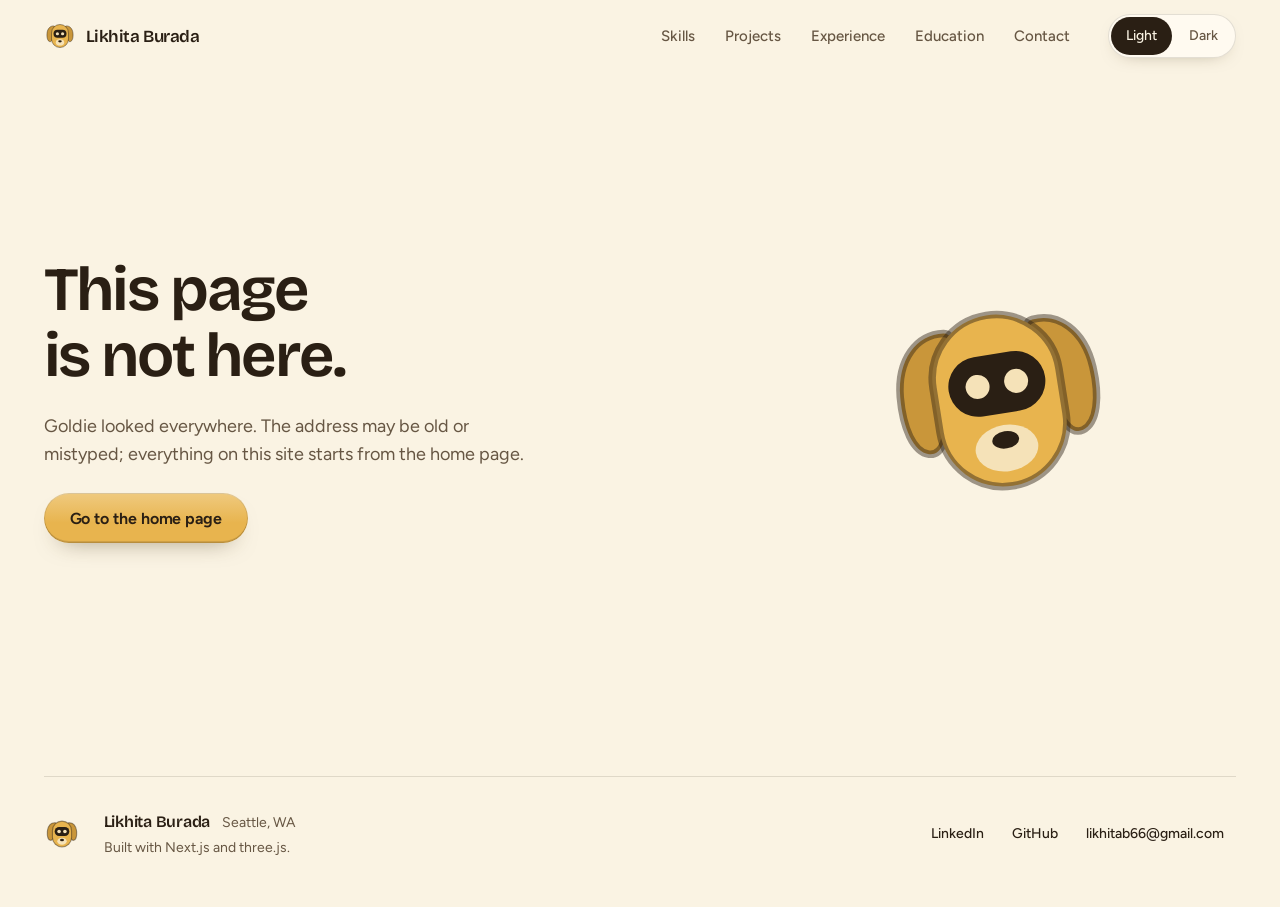
<file: 404/index.html>
<!DOCTYPE html><html lang="en" data-theme="light" class="bricolage_2ec09e5f-module__fwNuWq__variable figtree_f8b24e01-module__NXI8bG__variable"><head><meta charSet="utf-8"/><meta name="viewport" content="width=device-width, initial-scale=1, viewport-fit=cover"/><link rel="stylesheet" href="/_next/static/chunks/2j8gm1x1oek_9.css" data-precedence="next"/><link rel="stylesheet" href="/_next/static/chunks/0zg83_ffbmeaz.css" data-precedence="next"/><link rel="preload" as="script" fetchPriority="low" href="/_next/static/chunks/310vm2bl3xxpt.js"/><script src="/_next/static/chunks/19mx3mg6lkumu.js" async=""></script><script src="/_next/static/chunks/1rj7ns8rte9vc.js" async=""></script><script src="/_next/static/chunks/3bb0qu0wuhwr1.js" async=""></script><script src="/_next/static/chunks/turbopack-2e-a58cdyjr05.js" async=""></script><script src="/_next/static/chunks/3fntmmi971322.js" async=""></script><script src="/_next/static/chunks/3dwlwtl0x1_8-.js" async=""></script><meta name="robots" content="noindex"/><meta name="theme-color" content="#FAF3E3" media="(prefers-color-scheme: light)"/><meta name="theme-color" content="#FAF3E3" media="(prefers-color-scheme: dark)"/><meta name="color-scheme" content="light"/><title>Page not found | Likhita Burada</title><meta name="description" content="Analyst by trade, builder by habit. Likhita Burada is a data analyst on Prime Video Sports at Amazon in Seattle who runs A/B tests and builds tested AI tools in public."/><meta name="application-name" content="Likhita Burada"/><link rel="author" href="https://likhitab66.github.io"/><meta name="author" content="Likhita Burada"/><meta name="robots" content="noindex"/><meta property="og:title" content="Likhita Burada, Data Analyst"/><meta property="og:description" content="Analyst by trade, builder by habit. Likhita Burada is a data analyst on Prime Video Sports at Amazon in Seattle who runs A/B tests and builds tested AI tools in public."/><meta property="og:url" content="https://likhitab66.github.io/"/><meta property="og:site_name" content="Likhita Burada"/><meta property="og:locale" content="en_US"/><meta property="og:image" content="https://likhitab66.github.io/og.jpg"/><meta property="og:image:width" content="2400"/><meta property="og:image:height" content="1260"/><meta property="og:image:alt" content="Goldie, a glossy golden robot pup with a dark visor and glowing eyes, next to the name Likhita Burada, Data Analyst"/><meta property="og:type" content="website"/><meta name="twitter:card" content="summary_large_image"/><meta name="twitter:title" content="Likhita Burada, Data Analyst"/><meta name="twitter:description" content="Analyst by trade, builder by habit. Likhita Burada is a data analyst on Prime Video Sports at Amazon in Seattle who runs A/B tests and builds tested AI tools in public."/><meta name="twitter:image" content="https://likhitab66.github.io/og.jpg"/><meta name="twitter:image:alt" content="Goldie, a glossy golden robot pup with a dark visor and glowing eyes, next to the name Likhita Burada, Data Analyst"/><meta name="twitter:image:width" content="2400"/><meta name="twitter:image:height" content="1260"/><link rel="icon" href="/icon.svg?icon.1v-ungnn4yhq-.svg" sizes="any" type="image/svg+xml"/><link rel="apple-touch-icon" href="/apple-icon.png?apple-icon.13rzr7wyc-vd0.png" sizes="180x180" type="image/png"/><meta name="next-size-adjust" content=""/><script>(function(){var d=document.documentElement;d.setAttribute('data-js','');try{if(localStorage.getItem('theme')==='dark'){d.setAttribute('data-theme','dark')}}catch(e){}})();</script><script src="/_next/static/chunks/0cz1d0mv5g_q7.js" noModule=""></script></head><body><div hidden=""><!--$--><!--/$--></div><a class="skip" href="#main">Skip to content</a><header class="topbar"><div class="topbar__inner wrap"><a class="topbar__name" aria-label="Likhita Burada, home page" href="/"><svg class="goldie-mark" width="32" height="32" viewBox="0 0 32 32" aria-hidden="true" focusable="false"><path class="goldie-mark__ear" d="M10 6C6.5 5.6 3.4 8.4 3 13.5c-.3 4.1.6 7.5 2.6 8.1 1.8.5 2.8-2 3.3-4.8l2-8.4c.3-1.4 0-2.3-.9-2.4Z"></path><path class="goldie-mark__ear" d="M22 6c3.5-.4 6.6 2.4 7 7.5.3 4.1-.6 7.5-2.6 8.1-1.8.5-2.8-2-3.3-4.8l-2-8.4c-.3-1.4 0-2.3.9-2.4Z"></path><rect class="goldie-mark__head" x="7.5" y="4.5" width="17" height="23" rx="8.5"></rect><rect class="goldie-mark__visor" x="9.5" y="9.75" width="13" height="8" rx="4"></rect><circle class="goldie-mark__eye" cx="13.4" cy="13.75" r="1.6"></circle><circle class="goldie-mark__eye" cx="18.6" cy="13.75" r="1.6"></circle><ellipse class="goldie-mark__muzzle" cx="16" cy="22.4" rx="4.2" ry="3.1"></ellipse><ellipse class="goldie-mark__nose" cx="16" cy="21.3" rx="1.8" ry="1.15"></ellipse></svg><span>Likhita Burada</span></a><nav class="topbar__nav" aria-label="Sections"><ul class="topbar__links" role="list"><li><a class="topbar__link" href="/#skills">Skills</a></li><li><a class="topbar__link" href="/#projects">Projects</a></li><li><a class="topbar__link" href="/#experience">Experience</a></li><li><a class="topbar__link" href="/#education">Education</a></li><li><a class="topbar__link" href="/#contact">Contact</a></li></ul></nav><div class="theme-switch needs-js topbar__theme" role="group" aria-label="Colour theme"><button type="button" class="theme-switch__btn" aria-pressed="false">Light</button><button type="button" class="theme-switch__btn" aria-pressed="false">Dark</button></div><details class="menu"><summary class="menu__button">Menu<span class="menu__icon" aria-hidden="true"><span></span><span></span></span></summary><div class="menu__panel shell"><div class="menu__core core"><nav aria-label="Sections"><ul class="menu__list" role="list"><li><a class="menu__link" href="/#skills">Skills</a></li><li><a class="menu__link" href="/#projects">Projects</a></li><li><a class="menu__link" href="/#experience">Experience</a></li><li><a class="menu__link" href="/#education">Education</a></li><li><a class="menu__link" href="/#contact">Contact</a></li></ul></nav><div class="theme-switch needs-js menu__theme" role="group" aria-label="Colour theme"><button type="button" class="theme-switch__btn" aria-pressed="false">Light</button><button type="button" class="theme-switch__btn" aria-pressed="false">Dark</button></div></div></div></details></div></header><main id="main" tabindex="-1"><div class="lost wrap"><div class="lost__text"><h1 class="lost__title">This page is not here.</h1><p class="lost__body">Goldie looked everywhere. The address may be old or mistyped; everything on this site starts from the home page.</p><div class="lost__actions"><a class="btn btn-primary" href="/">Go to the home page</a></div></div><div class="lost__figure" aria-hidden="true"><svg class="goldie-mark lost__mark" width="240" height="240" viewBox="0 0 32 32" aria-hidden="true" focusable="false"><path class="goldie-mark__ear" d="M10 6C6.5 5.6 3.4 8.4 3 13.5c-.3 4.1.6 7.5 2.6 8.1 1.8.5 2.8-2 3.3-4.8l2-8.4c.3-1.4 0-2.3-.9-2.4Z"></path><path class="goldie-mark__ear" d="M22 6c3.5-.4 6.6 2.4 7 7.5.3 4.1-.6 7.5-2.6 8.1-1.8.5-2.8-2-3.3-4.8l-2-8.4c-.3-1.4 0-2.3.9-2.4Z"></path><rect class="goldie-mark__head" x="7.5" y="4.5" width="17" height="23" rx="8.5"></rect><rect class="goldie-mark__visor" x="9.5" y="9.75" width="13" height="8" rx="4"></rect><circle class="goldie-mark__eye" cx="13.4" cy="13.75" r="1.6"></circle><circle class="goldie-mark__eye" cx="18.6" cy="13.75" r="1.6"></circle><ellipse class="goldie-mark__muzzle" cx="16" cy="22.4" rx="4.2" ry="3.1"></ellipse><ellipse class="goldie-mark__nose" cx="16" cy="21.3" rx="1.8" ry="1.15"></ellipse></svg></div></div></main><footer class="footer" aria-label="Site footer"><div class="wrap"><div class="footer__inner"><svg class="goldie-mark footer__mark" width="36" height="36" viewBox="0 0 32 32" aria-hidden="true" focusable="false"><path class="goldie-mark__ear" d="M10 6C6.5 5.6 3.4 8.4 3 13.5c-.3 4.1.6 7.5 2.6 8.1 1.8.5 2.8-2 3.3-4.8l2-8.4c.3-1.4 0-2.3-.9-2.4Z"></path><path class="goldie-mark__ear" d="M22 6c3.5-.4 6.6 2.4 7 7.5.3 4.1-.6 7.5-2.6 8.1-1.8.5-2.8-2-3.3-4.8l-2-8.4c-.3-1.4 0-2.3.9-2.4Z"></path><rect class="goldie-mark__head" x="7.5" y="4.5" width="17" height="23" rx="8.5"></rect><rect class="goldie-mark__visor" x="9.5" y="9.75" width="13" height="8" rx="4"></rect><circle class="goldie-mark__eye" cx="13.4" cy="13.75" r="1.6"></circle><circle class="goldie-mark__eye" cx="18.6" cy="13.75" r="1.6"></circle><ellipse class="goldie-mark__muzzle" cx="16" cy="22.4" rx="4.2" ry="3.1"></ellipse><ellipse class="goldie-mark__nose" cx="16" cy="21.3" rx="1.8" ry="1.15"></ellipse></svg><div class="footer__text"><p class="footer__name">Likhita Burada<span class="footer__place">Seattle, WA</span></p><p class="footer__credit">Built with Next.js and three.js.</p></div><nav class="footer__nav" aria-label="Elsewhere"><ul class="footer__links" role="list"><li><a class="footer__link" href="https://www.linkedin.com/in/buradalikhita" target="_blank" rel="me noopener noreferrer" aria-describedby="footer-new-tab">LinkedIn</a></li><li><a class="footer__link" href="https://github.com/Likhitab66" target="_blank" rel="me noopener noreferrer" aria-describedby="footer-new-tab">GitHub</a></li><li><a class="footer__link" href="mailto:likhitab66@gmail.com">likhitab66@gmail.com</a></li></ul><span id="footer-new-tab" hidden="">opens in a new tab</span></nav></div></div></footer><!--$--><!--/$--><script src="/_next/static/chunks/310vm2bl3xxpt.js" id="_R_" async=""></script><script>(self.__next_f=self.__next_f||[]).push([0])</script><script>self.__next_f.push([1,"1:\"$Sreact.fragment\"\n2:I[39756,[\"/_next/static/chunks/3fntmmi971322.js\"],\"default\"]\n3:I[37457,[\"/_next/static/chunks/3fntmmi971322.js\"],\"default\"]\n4:I[22016,[\"/_next/static/chunks/3fntmmi971322.js\",\"/_next/static/chunks/3dwlwtl0x1_8-.js\"],\"\"]\n5:I[17875,[\"/_next/static/chunks/3fntmmi971322.js\",\"/_next/static/chunks/3dwlwtl0x1_8-.js\"],\"default\"]\n6:I[55809,[\"/_next/static/chunks/3fntmmi971322.js\",\"/_next/static/chunks/3dwlwtl0x1_8-.js\"],\"default\"]\n7:I[28907,[\"/_next/static/chunks/3fntmmi971322.js\",\"/_next/static/chunks/3dwlwtl0x1_8-.js\"],\"default\"]\nf:I[68027,[\"/_next/static/chunks/3fntmmi971322.js\"],\"default\",1]\n:HL[\"/_next/static/chunks/2j8gm1x1oek_9.css\",\"style\"]\n:HL[\"/_next/static/chunks/0zg83_ffbmeaz.css\",\"style\"]\nd:X\n0:{\"P\":null,\"c\":[\"\",\"_not-found\",\"\"],\"q\":\"\",\"i\":false,\"f\":[[[\"\",{\"children\":[\"/_not-found\",{\"children\":[\"__PAGE__\",{},\"$undefined\",\"$undefined\",4608]},\"$undefined\",\"$undefined\",4608]},\"$undefined\",\"$undefined\",4624],[[\"$\",\"$1\",\"c\",{\"children\":[[[\"$\",\"link\",\"0\",{\"rel\":\"stylesheet\",\"href\":\"/_next/static/chunks/2j8gm1x1oek_9.css\",\"precedence\":\"next\",\"crossOrigin\":\"$undefined\",\"nonce\":\"$undefined\"}],[\"$\",\"script\",\"script-0\",{\"src\":\"/_next/static/chunks/3fntmmi971322.js\",\"async\":true,\"nonce\":\"$undefined\"}]],[\"$\",\"html\",null,{\"lang\":\"en\",\"data-theme\":\"light\",\"className\":\"bricolage_2ec09e5f-module__fwNuWq__variable figtree_f8b24e01-module__NXI8bG__variable\",\"suppressHydrationWarning\":true,\"children\":[[\"$\",\"head\",null,{\"children\":[\"$\",\"script\",null,{\"dangerouslySetInnerHTML\":{\"__html\":\"(function(){var d=document.documentElement;d.setAttribute('data-js','');try{if(localStorage.getItem('theme')==='dark'){d.setAttribute('data-theme','dark')}}catch(e){}})();\"}}]}],[\"$\",\"body\",null,{\"children\":[\"$\",\"$L2\",null,{\"parallelRouterKey\":\"children\",\"error\":\"$undefined\",\"errorStyles\":\"$undefined\",\"errorScripts\":\"$undefined\",\"template\":[\"$\",\"$L3\",null,{}],\"templateStyles\":\"$undefined\",\"templateScripts\":\"$undefined\",\"notFound\":[[[\"$\",\"a\",null,{\"className\":\"skip\",\"href\":\"#main\",\"children\":\"Skip to content\"}],[\"$\",\"header\",null,{\"className\":\"topbar\",\"children\":[\"$\",\"div\",null,{\"className\":\"topbar__inner wrap\",\"children\":[[\"$\",\"$L4\",null,{\"href\":\"/\",\"prefetch\":false,\"className\":\"topbar__name\",\"aria-label\":\"Likhita Burada, home page\",\"children\":[[\"$\",\"svg\",null,{\"className\":\"goldie-mark\",\"width\":32,\"height\":32,\"viewBox\":\"0 0 32 32\",\"aria-hidden\":\"true\",\"focusable\":\"false\",\"children\":[[\"$\",\"path\",null,{\"className\":\"goldie-mark__ear\",\"d\":\"M10 6C6.5 5.6 3.4 8.4 3 13.5c-.3 4.1.6 7.5 2.6 8.1 1.8.5 2.8-2 3.3-4.8l2-8.4c.3-1.4 0-2.3-.9-2.4Z\"}],[\"$\",\"path\",null,{\"className\":\"goldie-mark__ear\",\"d\":\"M22 6c3.5-.4 6.6 2.4 7 7.5.3 4.1-.6 7.5-2.6 8.1-1.8.5-2.8-2-3.3-4.8l-2-8.4c-.3-1.4 0-2.3.9-2.4Z\"}],[\"$\",\"rect\",null,{\"className\":\"goldie-mark__head\",\"x\":\"7.5\",\"y\":\"4.5\",\"width\":\"17\",\"height\":\"23\",\"rx\":\"8.5\"}],[\"$\",\"rect\",null,{\"className\":\"goldie-mark__visor\",\"x\":\"9.5\",\"y\":\"9.75\",\"width\":\"13\",\"height\":\"8\",\"rx\":\"4\"}],[\"$\",\"circle\",null,{\"className\":\"goldie-mark__eye\",\"cx\":\"13.4\",\"cy\":\"13.75\",\"r\":\"1.6\"}],[\"$\",\"circle\",null,{\"className\":\"goldie-mark__eye\",\"cx\":\"18.6\",\"cy\":\"13.75\",\"r\":\"1.6\"}],[\"$\",\"ellipse\",null,{\"className\":\"goldie-mark__muzzle\",\"cx\":\"16\",\"cy\":\"22.4\",\"rx\":\"4.2\",\"ry\":\"3.1\"}],[\"$\",\"ellipse\",null,{\"className\":\"goldie-mark__nose\",\"cx\":\"16\",\"cy\":\"21.3\",\"rx\":\"1.8\",\"ry\":\"1.15\"}]]}],[\"$\",\"span\",null,{\"children\":\"Likhita Burada\"}]]}],[\"$\",\"nav\",null,{\"className\":\"topbar__nav\",\"aria-label\":\"Sections\",\"children\":[\"$\",\"ul\",null,{\"className\":\"topbar__links\",\"role\":\"list\",\"children\":[[\"$\",\"li\",\"skills\",{\"children\":[\"$\",\"$L4\",null,{\"href\":\"/#skills\",\"prefetch\":false,\"className\":\"topbar__link\",\"children\":\"Skills\"}]}],[\"$\",\"li\",\"projects\",{\"children\":[\"$\",\"$L4\",null,{\"href\":\"/#projects\",\"prefetch\":false,\"className\":\"topbar__link\",\"children\":\"Projects\"}]}],[\"$\",\"li\",\"experience\",{\"children\":[\"$\",\"$L4\",null,{\"href\":\"/#experience\",\"prefetch\":false,\"className\":\"topbar__link\",\"children\":\"Experience\"}]}],[\"$\",\"li\",\"education\",{\"children\":[\"$\",\"$L4\",null,{\"href\":\"/#education\",\"prefetch\":false,\"className\":\"topbar__link\",\"children\":\"Education\"}]}],[\"$\",\"li\",\"contact\",{\"children\":[\"$\",\"$L4\",null,{\"href\":\"/#contact\",\"prefetch\":false,\"className\":\"topbar__link\",\"children\":\"Contact\"}]}]]}]}],[\"$\",\"$L5\",null,{\"className\":\"topbar__theme\"}],[\"$\",\"$L6\",null,{\"onHome\":false}]]}]}],[\"$\",\"main\",null,{\"id\":\"main\",\"tabIndex\":-1,\"children\":[\"$\",\"div\",null,{\"className\":\"lost wrap\",\"children\":[[\"$\",\"div\",null,{\"className\":\"lost__text\",\"children\":[[\"$\",\"h1\",null,{\"className\":\"lost__title\",\"children\":\"This page is not here.\"}],[\"$\",\"p\",null,{\"className\":\"lost__body\",\"children\":\"Goldie looked everywhere. The address may be old or mistyped; everything on this site starts from the home page.\"}],[\"$\",\"div\",null,{\"className\":\"lost__actions\",\"children\":[[\"$\",\"$L4\",null,{\"href\":\"/\",\"prefetch\":false,\"className\":\"btn btn-primary\",\"children\":\"Go to the home page\"}],[\"$\",\"$L7\",null,{\"places\":[{\"path\":\"/skills\",\"href\":\"/#skills\",\"label\":\"Skills\"},{\"path\":\"/projects\",\"href\":\"/#projects\",\"label\":\"Projects\"},{\"path\":\"/experience\",\"href\":\"/#experience\",\"label\":\"Experience\"},{\"path\":\"/education\",\"href\":\"/#education\",\"label\":\"Education\"},{\"path\":\"/contact\",\"href\":\"/#contact\",\"label\":\"Contact\"},{\"path\":\"/work\",\"href\":\"/#projects\",\"label\":\"Projects\"},{\"path\":\"/work/streamsleuth\",\"href\":\"/work/streamsleuth/\",\"label\":\"StreamSleuth\"},{\"path\":\"/work/retail-inventory\",\"href\":\"/work/retail-inventory/\",\"label\":\"Retail sales and inventory analytics\"},{\"path\":\"/work/heor-rag\",\"href\":\"/work/heor-rag/\",\"label\":\"HEOR RAG\"},{\"path\":\"/work/fhir-journeys\",\"href\":\"/work/fhir-journeys/\",\"label\":\"FHIR patient-journey analytics\"}]}]]}]]}],\"$L8\"]}]}],\"$L9\"],[\"$La\"]],\"forbidden\":\"$undefined\",\"unauthorized\":\"$undefined\"}]}]]}]]}],{\"children\":[\"$Lb\",{\"children\":[\"$Lc\",{},null,false,null]},null,false,\"$d\"]},null,false,null],\"$Le\",false]],\"m\":\"$undefined\",\"G\":[\"$f\",[\"$L10\"]],\"S\":true,\"h\":null,\"r\":\"$undefined\",\"s\":\"$undefined\",\"a\":\"$undefined\",\"l\":\"$undefined\",\"p\":\"$undefined\",\"d\":\"$undefined\",\"b\":\"lcaJ8dT6hyFPmldU5wImP\"}\n15:I[97367,[\"/_next/static/chunks/3fntmmi971322.js\"],\"ViewportBoundary\"]\n17:I[97367,[\"/_next/static/chunks/3fntmmi971322.js\"],\"MetadataBoundary\"]\n18:\"$Sreact.suspense\"\n8:[\"$\",\"div\",null,{\"className\":\"lost__figure\",\"aria-hidden\":\"true\",\"children\":[\"$\",\"svg\",null,{\"className\":\"goldie-mark lost__mark\",\"width\":240,\"height\":240,\"viewBox\":\"0 0 32 32\",\"aria-hidden\":\"true\",\"focusable\":\"false\",\"children\":[[\"$\",\"path\",null,{\"className\":\"goldie-mark__ear\",\"d\":\"M10 6C6.5 5.6 3.4 8.4 3 13.5c-.3 4.1.6 7.5 2.6 8.1 1.8.5 2.8-2 3.3-4.8l2-8.4c.3-1.4 0-2.3-.9-2.4Z\"}],[\"$\",\"path\",null,{\"className\":\"goldie-mark__ear\",\"d\":\"M22 6c3.5-.4 6.6 2.4 7 7.5.3 4.1-.6 7.5-2.6 8.1-1.8.5-2.8-2-3.3-4.8l-2-8.4c-.3-1.4 0-2.3.9-2.4Z\"}],[\"$\",\"rect\",null,{\"className\":\"goldie-mark__head\",\"x\":\"7.5\",\"y\":\"4.5\",\"width\":\"17\",\"height\":\"23\",\"rx\":\"8.5\"}],[\"$\",\"rect\",null,{\"className\":\"goldie-mark__visor\",\"x\":\"9.5\",\"y\":\"9.75\",\"width\":\"13\",\"height\":\"8\",\"rx\":\"4\"}],[\"$\",\"circle\",null,{\"className\":\"goldie-mark__eye\",\"cx\":\"13.4\",\"cy\":\"13.75\",\"r\":\"1.6\"}],[\"$\",\"circle\",null,{\"className\":\"goldie-mark__eye\",\"cx\":\"18.6\",\"cy\":\"13.75\",\"r\":\"1.6\"}],[\"$\",\"ellipse\",null,{\"className\":\"goldie-mark__muzzle\",\"cx\":\"16\",\"cy\":\"22.4\",\"rx\":\"4.2\",\"ry\":\"3.1\"}],[\"$\",\"ellipse\",null,{\"className\":\"goldie-mark__nose\",\"cx\":\"16\",\"cy\":\"21.3\",\"rx\":\"1.8\",\"ry\":\"1.15\"}]]}]}]\n9:[\"$\",\"footer\",null,{\"className\":\"footer\",\"aria-label\":\"Site footer\",\"children\":[\"$\",\"div\",null,{\"className\":\"wrap\",\"children\":[\"$\",\"div\",null,{\"className\":\"footer__inner\",\"children\":[[\"$\",\"svg\",null,{\"className\":\"goldie-mark footer__mark\",\"width\":36,\"height\":36,\"viewBox\":\"0 0 32 32\",\"aria-hidden\":\"true\",\"focusable\":\"false\",\"children\":[[\"$\",\"path\",null,{\"className\":\"goldie-mark__ear\",\"d\":\"M10 6C6.5 5.6 3.4 8.4 3 13.5c-.3 4.1.6 7.5 2.6 8.1 1.8.5 2.8-2 3.3-4.8l2-8.4c.3-1.4 0-2.3-.9-2.4Z\"}],[\"$\",\"path\",null,{\"className\":\"goldie-mark__ear\",\"d\":\"M22 6c3.5-.4 6.6 2.4 7 7.5.3 4.1-.6 7.5-2.6 8.1-1.8.5-2.8-2-3.3-4.8l-2-8.4c-.3-1.4 0-2.3.9-2.4Z\"}],[\"$\",\"rect\",null,{\"className\":\"goldie-mark__head\",\"x\":\"7.5\",\"y\":\"4.5\",\"width\":\"17\",\"height\":\"23\",\"rx\":\"8.5\"}],[\"$\",\"rect\",null,{\"className\":\"goldie-mark__visor\",\"x\":\"9.5\",\"y\":\"9.75\",\"width\":\"13\",\"height\":\"8\",\"rx\":\"4\"}],[\"$\",\"circle\",null,{\"className\":\"goldie-mark__eye\",\"cx\":\"13.4\",\"cy\":\"13.75\",\"r\":\"1.6\"}],[\"$\",\"circle\",null,{\"className\":\"goldie-mark__eye\",\"cx\":\"18.6\",\"cy\":\"13.75\",\"r\":\"1.6\"}],[\"$\",\"ellipse\",null,{\"className\":\"goldie-mark__muzzle\",\"cx\":\"16\",\"cy\":\"22.4\",\"rx\":\"4.2\",\"ry\":\"3.1\"}],[\"$\",\"ellipse\",null,{\"className\":\"goldie-mark__nose\",\"cx\":\"16\",\"cy\":\"21.3\",\"rx\":\"1.8\",\"ry\":\"1.15\"}]]}],[\"$\",\"div\",null,{\"className\":\"footer__text\",\"children\":[[\"$\",\"p\",null,{\"className\":\"footer__name\",\"children\":[\"Likhita Burada\",[\"$\",\"span\",null,{\"className\":\"footer__place\",\"children\":\"Seattle, WA\"}]]}],[\"$\",\"p\",null,{\"className\":\"footer__credit\",\"children\":\"Built with Next.js and three.js.\"}]]}],[\"$\",\"nav\",null,{\"className\":\"footer__nav\",\"aria-label\":\"Elsewhere\",\"children\":[[\"$\",\"ul\",null,{\"className\":\"footer__links\",\"role\":\"list\",\"children\":[[\"$\",\"li\",null,{\"children\":[\"$\",\"a\",null,{\"className\":\"footer__link\",\"href\":\"https://www.linkedin.com/in/buradalikhita\",\"target\":\"_blank\",\"rel\":\"me noopener noreferrer\",\"aria-describedby\":\"footer-new-tab\",\"children\":\"LinkedIn\"}]}],[\"$\",\"li\",null,{\"children\":[\"$\",\"a\",null,{\"className\":\"footer__link\",\"href\":\"https://github.com/Likhitab66\",\"target\":\"_blank\",\"rel\":\"me noopener noreferrer\",\"aria-describedby\":\"footer-new-tab\",\"children\":\"GitHub\"}]}],[\"$\",\"li\",null,{\"children\":[\"$\",\"a\",null,{\"className\":\"footer__link\",\"href\":\"mailto:likhitab66@gmail.com\",\"children\":\"likhitab66@gmail.com\"}]}]]}],[\"$\",\"span\",null,{\"id\":\"footer-new-tab\",\"hidden\":true,\"children\":\"opens in a new tab\"}]]}]]}]}]}]\na:[\"$\",\"link\",\"0\",{\"rel\":\"stylesheet\",\"href\":\"/_next/static/chunks/0zg83_ffbmeaz.css\",\"precedence\":\"next\",\"crossOrigin\":\"$undefined\",\"nonce\":\"$undefined\"}]\nb:[\"$\",\"$1\",\"c\",{\"children\":[null,[\"$\",\"$L2\",null,{\"parallelRouterKey\":\"children\",\"error\":\"$undefined\",\"errorStyles\":\"$undefined\",\"errorScripts\":\"$undefined\",\"template\":[\"$\",\"$L3\",null,{}],\"templateStyles\":\"$undefined\",\"templateScripts\":\"$undefined\",\"notFound\":\"$undefined\",\"forbidden\":\"$undefined\",\"unauthorized\":\"$undefined\"}]]}]\nc:[\"$\",\"$1\",\"c\",{\"children\":[[[\"$\",\"a\",null,{\"className\":\"skip\",\"href\":\"#main\",\"children\":\"Skip to content\"}],[\"$\",\"header\",null,{\"className\":\"topbar\",\"children\":[\"$\",\"div\",null,{\"className\":\"topbar__inner wrap\",\"children\":[[\"$\",\"$L4\",null,{\"href\":\"/\",\"prefetch\":false,\"className\":\"topbar__name\",\"aria-label\":\"Likhita Burada, home page\",\"children\":[[\"$\",\"svg\",null,{\"className\":\"goldie-mark\",\"width\":32,\"height\":32,\"viewBox\":\"0 0 32 32\",\"aria-hidden\":\"true\",\"focusable\":\"false\",\"children\":[[\"$\",\"path\",null,{\"className\":\"goldie-mark__ear\",\"d\":\"M10 6C6.5 5.6 3.4 8.4 3 13.5c-.3 4.1.6 7.5 2.6 8.1 1.8.5 2.8-2 3.3-4.8l2-8.4c.3-1.4 0-2.3-.9-2.4Z\"}],[\"$\",\"path\",null,{\"className\":\"goldie-mark__ear\",\"d\":\"M22 6c3.5-.4 6.6 2.4 7 7.5.3 4.1-.6 7.5-2.6 8.1-1.8.5-2.8-2-3.3-4.8l-2-8.4c-.3-1.4 0-2.3.9-2.4Z\"}],[\"$\",\"rect\",null,{\"className\":\"goldie-mark__head\",\"x\":\"7.5\",\"y\":\"4.5\",\"width\":\"17\",\"height\":\"23\",\"rx\":\"8.5\"}],[\"$\",\"rect\",null,{\"className\":\"goldie-mark__visor\",\"x\":\"9.5\",\"y\":\"9.75\",\"width\":\"13\",\"height\":\"8\",\"rx\":\"4\"}],[\"$\",\"circle\",null,{\"className\":\"goldie-mark__eye\",\"cx\":\"13.4\",\"cy\":\"13.75\",\"r\":\"1.6\"}],[\"$\",\"circle\",null,{\"className\":\"goldie-mark__eye\",\"cx\":\"18.6\",\"cy\":\"13.75\",\"r\":\"1.6\"}],[\"$\",\"ellipse\",null,{\"className\":\"goldie-mark__muzzle\",\"cx\":\"16\",\"cy\":\"22.4\",\"rx\":\"4.2\",\"ry\":\"3.1\"}],[\"$\",\"ellipse\",null,{\"className\":\"goldie-mark__nose\",\"cx\":\"16\",\"cy\":\"21.3\",\"rx\":\"1.8\",\"ry\":\"1.15\"}]]}],[\"$\",\"span\",null,{\"children\":\"Likhita Burada\"}]]}],[\"$\",\"nav\",null,{\"className\":\"topbar__nav\",\"aria-label\":\"Sections\",\"children\":[\"$\",\"ul\",null,{\"className\":\"topbar__links\",\"role\":\"list\",\"children\":[[\"$\",\"li\",\"skills\",{\"children\":[\"$\",\"$L4\",null,{\"href\":\"/#skills\",\"prefetch\":false,\"className\":\"topbar__link\",\"children\":\"Skills\"}]}],[\"$\",\"li\",\"projects\",{\"children\":[\"$\",\"$L4\",null,{\"href\":\"/#projects\",\"prefetch\":false,\"className\":\"topbar__link\",\"children\":\"Projects\"}]}],[\"$\",\"li\",\"experience\",{\"children\":[\"$\",\"$L4\",null,{\"href\":\"/#experience\",\"prefetch\":false,\"className\":\"topbar__link\",\"children\":\"Experience\"}]}],[\"$\",\"li\",\"education\",{\"children\":[\"$\",\"$L4\",null,{\"href\":\"/#education\",\"prefetch\":false,\"className\":\"topbar__link\",\"children\":\"Education\"}]}],[\"$\",\"li\",\"contact\",{\"children\":[\"$\",\"$L4\",null,{\"href\":\"/#contact\",\"prefetch\":false,\"className\":\"topbar__link\",\"children\":\"Contact\"}]}]]}]}],[\"$\",\"$L5\",null,{\"className\":\"topbar__theme\"}],[\"$\",\"$L6\",null,{\"onHome\":false}]]}]}],[\"$\",\"main\",null,{\"id\":\"main\",\"tabIndex\":-1,\"children\":[\"$\",\"div\",null,{\"className\":\"lost wrap\",\"children\":[[\"$\",\"div\",null,{\"className\":\"lost__text\",\"children\":[[\"$\",\"h1\",null,{\"className\":\"lost__title\",\"children\":\"This page is not here.\"}],[\"$\",\"p\",null,{\"className\":\"lost__body\",\"children\":\"Goldie looked everywhere. The address may be old or mistyped; everything on this site starts from the home page.\"}],[\"$\",\"div\",null,{\"className\":\"lost__actions\",\"children\":[[\"$\",\"$L4\",null,{\"href\":\"/\",\"prefetch\":false,\"className\":\"btn btn-primary\",\"children\":\"Go to the home page\"}],[\"$\",\"$L7\",null,{\"places\":[{\"path\":\"/skills\",\"href\":\"/#skills\",\"label\":\"Skills\"},{\"path\":\"/projects\",\"href\":\"/#projects\",\"label\":\"Projects\"},{\"path\":\"/experience\",\"href\":\"/#experience\",\"label\":\"Experience\"},{\"path\":\"/education\",\"href\":\"/#education\",\"label\":\"Education\"},{\"path\":\"/contact\",\"href\":\"/#contact\",\"label\":\"Contact\"},{\"path\":\"/work\",\"href\":\"/#projects\",\"label\":\"Projects\"},{\"path\":\"/work/streamsleuth\",\"href\":\"/work/streamsleuth/\",\"label\":\"StreamSleuth\"},{\"path\":\"/work/retail-inventory\",\"href\":\"/work/retail-inventory/\",\"label\":\"Retail sales and inventory analytics\"},{\"path\":\"/work/heor-rag\",\"href\":\"/work/heor-rag/\",\"label\":\"HEOR RAG\"},{\"path\":\"/work/fhir-journeys\",\"href\":\"/work/fhir-journeys/\",\"label\":\"FHIR patient-journey analytics\"}]}]]}]]}],[\"$\",\"div\",null,{\"className\":\"lost__figure\",\"aria-hidden\":\"true\",\"children\":[\"$\",\"svg\",null,{\"className\":\"goldie-mark lost__mark\",\"width\":240,\"height\":240,\"viewBox\":\"0 0 32 32\",\"aria-hidden\":\"true\",\"focusable\":\"false\",\"children\":[[\"$\",\"path\",null,{\"className\":\"goldie-mark__ear\",\"d\":\"M10 6C6.5 5.6 3.4 8.4 3 13.5c-.3 4.1.6 7.5 2.6 8.1 1.8.5 2.8-2 3.3-4.8l2-8.4c.3-1.4 0-2.3-.9-2.4Z\"}],[\"$\",\"path\",null,{\"className\":\"goldie-mark__ear\",\"d\":\"M22 6c3.5-.4 6.6 2.4 7 7.5.3 4.1-.6 7.5-2.6 8.1-1.8.5-2.8-2-3.3-4.8l-2-8.4c-.3-1.4 0-2.3.9-2.4Z\"}],[\"$\",\"rect\",null,{\"className\":\"goldie-mark__head\",\"x\":\"7.5\",\"y\":\"4.5\",\"width\":\"17\",\"height\":\"23\",\"rx\":\"8.5\"}],[\"$\",\"rect\",null,{\"className\":\"goldie-mark__visor\",\"x\":\"9.5\",\"y\":\"9.75\",\"width\":\"13\",\"height\":\"8\",\"rx\":\"4\"}],[\"$\",\"circle\",null,{\"className\":\"goldie-mark__eye\",\"cx\":\"13.4\",\"cy\":\"13.75\",\"r\":\"1.6\"}],[\"$\",\"circle\",null,{\"className\":\"goldie-mark__eye\",\"cx\":\"18.6\",\"cy\":\"13.75\",\"r\":\"1.6\"}],[\"$\",\"ellipse\",null,{\"className\":\"goldie-mark__muzzle\",\"cx\":\"16\",\"cy\":\"22.4\",\"rx\":\"4.2\",\"ry\":\"3.1\"}],[\"$\",\"ellipse\",null,{\"className\":\"goldie-mark__nose\",\"cx\":\"16\",\"cy\":\"21.3\",\"rx\":\"1.8\",\"ry\":\"1.15\"}]]}]}]]}]}],\"$L11\"],[\"$L12\",\"$L13\"],\"$L14\"]}]\ne:[\"$\",\"$1\",\"h\",{\"children\":[[\"$\",\"meta\",null,{\"name\":\"robots\",\"content\":\"noindex\"}],[\"$\",\"$L15\",null,{\"children\":\"$L16\"}],[\"$\",\"div\",null,{\"hidden\":true,\"children\":[\"$\",\"$L17\",null,{\"children\":[\"$\",\"$18\",null,{\"name\":\"Next.Metadata\",\"children\":\"$L19\"}]}]}],[\"$\",\"meta\",null,{\"name\":\"next-size-adjust\",\"content\":\"\"}]]}]\n10:[\"$\",\"link\",\"0\",{\"rel\":\"stylesheet\",\"href\":\"/_next/static/chunks/2j8gm1x1oek_9.css\",\"precedence\":\"next\",\"crossOrigin\":\"$undefined\",\"nonce\":\"$undefined\"}]\n1a:I[97367,[\"/_next/static/chunks/3fntmmi971322.js\"],\"OutletBoundary\"]\nd:C\n11:[\"$\",\"footer\",null,{\"className\":\"footer\",\"aria-label\":\"Site footer\",\"children\":[\"$\",\"div\",null,{\"className\":\"wrap\",\"children\":[\"$\",\"div\",null,{\"className\":\"footer__inner\",\"children\":[[\"$\",\"svg\",null,{\"className\":\"goldie-mark footer__mark\",\"width\":36,\"height\":36,\"viewBox\":\"0 0 32 32\",\"aria-hidden\":\"true\",\"focusable\":\"false\",\"children\":[[\"$\",\"path\",null,{\"className\":\"goldie-mark__ear\",\"d\":\"M10 6C6.5 5.6 3.4 8.4 3 13.5c-.3 4.1.6 7.5 2.6 8.1 1.8.5 2.8-2 3.3-4.8l2-8.4c.3-1.4 0-2.3-.9-2.4Z\"}],[\"$\",\"path\",null,{\"className\":\"goldie-mark__ear\",\"d\":\"M22 6c3.5-.4 6.6 2.4 7 7.5.3 4.1-.6 7.5-2.6 8.1-1.8.5-2.8-2-3.3-4.8l-2-8.4c-.3-1.4 0-2.3.9-2.4Z\"}],[\"$\",\"rect\",null,{\"className\":\"goldie-mark__head\",\"x\":\"7.5\",\"y\":\"4.5\",\"width\":\"17\",\"height\":\"23\",\"rx\":\"8.5\"}],[\"$\",\"rect\",null,{\"className\":\"goldie-mark__visor\",\"x\":\"9.5\",\"y\":\"9.75\",\"width\":\"13\",\"height\":\"8\",\"rx\":\"4\"}],[\"$\",\"circle\",null,{\"className\":\"goldie-mark__eye\",\"cx\":\"13.4\",\"cy\":\"13.75\",\"r\":\"1.6\"}],[\"$\",\"circle\",null,{\"className\":\"goldie-mark__eye\",\"cx\":\"18.6\",\"cy\":\"13.75\",\"r\":\"1.6\"}],[\"$\",\"ellipse\",null,{\"className\":\"goldie-mark__muzzle\",\"cx\":\"16\",\"cy\":\"22.4\",\"rx\":\"4.2\",\"ry\":\"3.1\"}],[\"$\",\"ellipse\",null,{\"className\":\"goldie-mark__nose\",\"cx\":\"16\",\"cy\":\"21.3\",\"rx\":\"1.8\",\"ry\":\"1.15\"}]]}],[\"$\",\"div\",null,{\"className\":\"footer__text\",\"children\":[[\"$\",\"p\",null,{\"className\":\"footer__name\",\"children\":[\"Likhita Burada\",[\"$\",\"span\",null,{\"className\":\"footer__place\",\"children\":\"Seattle, WA\"}]]}],[\"$\",\"p\",null,{\"className\":\"footer__credit\",\"children\":\"Built with Next.js and three.js.\"}]]}],[\"$\",\"nav\",null,{\"className\":\"footer__nav\",\"aria-label\":\"Elsewhere\",\"children\":[[\"$\",\"ul\",null,{\"className\":\"footer__links\",\"role\":\"list\",\"children\":[[\"$\",\"li\",null,{\"children\":[\"$\",\"a\",null,{\"className\":\"footer__link\",\"href\":\"https://www.linkedin.com/in/buradalikhita\",\"target\":\"_blank\",\"rel\":\"me noopener noreferrer\",\"aria-describedby\":\"footer-new-tab\",\"children\":\"LinkedIn\"}]}],[\"$\",\"li\",null,{\"children\":[\"$\",\"a\",null,{\"className\":\"footer__link\",\"href\":\"https://github.com/Likhitab66\",\"target\":\"_blank\",\"rel\":\"me noopener noreferrer\",\"aria-describedby\":\"footer-new-tab\",\"children\":\"GitHub\"}]}],[\"$\",\"li\",null,{\"children\":[\"$\",\"a\",null,{\"className\":\"footer__link\",\"href\":\"mailto:likhitab66@gmail.com\",\"children\":\"likhitab66@gmail.com\"}]}]]}],[\"$\",\"span\",null,{\"id\":\"footer-new-tab\",\"hidden\":true,\"children\":\"opens in a new tab\"}]]}]]}]}]}]\n12:[\"$\",\"link\",\"0\",{\"rel\":\"stylesheet\",\"href\":\"/_next/static/chunks/0zg83_ffbmeaz.css\",\"precedence\":\"next\",\"crossOrigin\":\"$undefined\",\"nonce\":\"$undefined\"}]\n13:[\"$\",\"script\",\"script-0\",{\"src\":\"/_next/static/chunks/3dwlwtl0x1_8-.js\",\"async\":true,\"nonce\":\"$undefined\"}]\n14:[\"$\",\"$L1a\",null,{\"children\":[\"$\",\"$18\",null,{\"name\":\"Next.MetadataOutlet\",\"children\":\"$@1b\"}]}]\n16:[[\"$\",\"meta\",\"0\",{\"charSet\":\"utf-8\"}],[\"$\",\"meta\",\"1\",{\"name\":\"viewport\",\"content\":\"width=device-width, initial-scale=1, viewport-fit=cover\"}],[\"$\",\"meta\",\"2\",{\"name\":\"theme-color\",\"content\":\"#FAF3E3\",\"media\":\"(prefers-color-scheme: light)\"}],[\"$\",\"meta\",\"3\",{\"name\":\"theme-color\",\"content\":\"#FAF3E3\",\"media\":\"(prefers-color-scheme: dark)\"}],[\"$\",\"meta\",\"4\",{\"name\":\"color-scheme\",\"content\":\"light\"}]]\n1c:I[27201,[\"/_next/static/chunks/3fntmmi971322.js\"],\"IconMark\"]\n19:[[\"$\",\"title\",\"0\",{\"children\":\"Page not found | Likhita Burada\"}],[\"$\",\"meta\",\"1\",{\"name\":\"description\",\"content\":\"Analyst by trade, builder by habit. Likhita Burada is a data analyst on Prime Video Sports at Amazon in Seattle who runs A/B tests and builds tested AI tools in public.\"}],[\"$\",\"meta\",\"2\",{\"name\":\"application-name\",\"content\":\"Likhita Burada\"}],[\"$\",\"link\",\"3\",{\"rel\":\"author\",\"href\":\"https://likhitab66.github.io\"}],[\"$\",\"meta\",\"4\",{\"name\":\"author\",\"content\":\"Likhita Burada\"}],[\"$\",\"meta\",\"5\",{\"name\":\"robots\",\"content\":\"noindex\"}],[\"$\",\"meta\",\"6\",{\"property\":\"og:title\",\"content\":\"Likhita Burada, Data Analyst\"}],[\"$\",\"meta\",\"7\",{\"property\":\"og:description\",\"content\":\"Analyst by trade, builder by habit. Likhita Burada is a data analyst on Prime Video Sports at Amazon in Seattle who runs A/B tests and builds tested AI tools in public.\"}],[\"$\",\"meta\",\"8\",{\"property\":\"og:url\",\"content\":\"https://likhitab66.github.io/\"}],[\"$\",\"meta\",\"9\",{\"property\":\"og:site_name\",\"content\":\"Likhita Burada\"}],[\"$\",\"meta\",\"10\",{\"property\":\"og:locale\",\"content\":\"en_US\"}],[\"$\",\"meta\",\"11\",{\"property\":\"og:image\",\"content\":\"https://likhitab66.github.io/og.jpg\"}],[\"$\",\"meta\",\"12\",{\"property\":\"og:image:width\",\"content\":\"2400\"}],[\"$\",\"meta\",\"13\",{\"property\":\"og:image:height\",\"content\":\"1260\"}],[\"$\",\"meta\",\"14\",{\"property\":\"og:image:alt\",\"content\":\"Goldie, a glossy golden robot pup with a dark visor and glowing eyes, next to the name Likhita Burada, Data Analyst\"}],[\"$\",\"meta\",\"15\",{\"property\":\"og:type\",\"content\":\"website\"}],[\"$\",\"meta\",\"16\",{\"name\":\"twitter:card\",\"content\":\"summary_large_image\"}],[\"$\",\"meta\",\"17\",{\"name\":\"twitter:title\",\"content\":\"Likhita Burada, Data Analyst\"}],[\"$\",\"meta\",\"18\",{\"name\":\"twitter:description\",\"content\":\"Analyst by trade, builder by habit. Likhita Burada is a data analyst on Prime Video Sports at Amazon in Seattle who runs A/B tests and builds tested AI tools in public.\"}],[\"$\",\"meta\",\"19\",{\"name\":\"twitter:image\",\"content\":\"https://likhitab66.github.io/og.jpg\"}],[\"$\",\"meta\",\"20\",{\"name\":\"twitter:image:alt\",\"content\":\"Goldie, a glossy golden robot pup with a dark visor and glowing eyes, next to the name Likhita Burada, Data Analyst\"}],[\"$\",\"meta\",\"21\",{\"name\":\"twitter:image:width\",\"content\":\"2400\"}],[\"$\",\"meta\",\"22\",{\"name\":\"twitter:image:height\",\"content\":\"1260\"}],[\"$\",\"link\",\"23\",{\"rel\":\"icon\",\"href\":\"/icon.svg?icon.1v-ungnn4yhq-.svg\",\"sizes\":\"any\",\"type\":\"image/svg+xml\"}],[\"$\",\"link\",\"24\",{\"rel\":\"apple-touch-icon\",\"href\":\"/apple-icon.png?apple-icon.13rzr7wyc-vd0.png\",\"sizes\":\"180x180\",\"type\":\"image/png\"}],[\"$\",\"$L1c\",\"25\",{}]]\n1b:null\n"])</script></body></html>
</file>
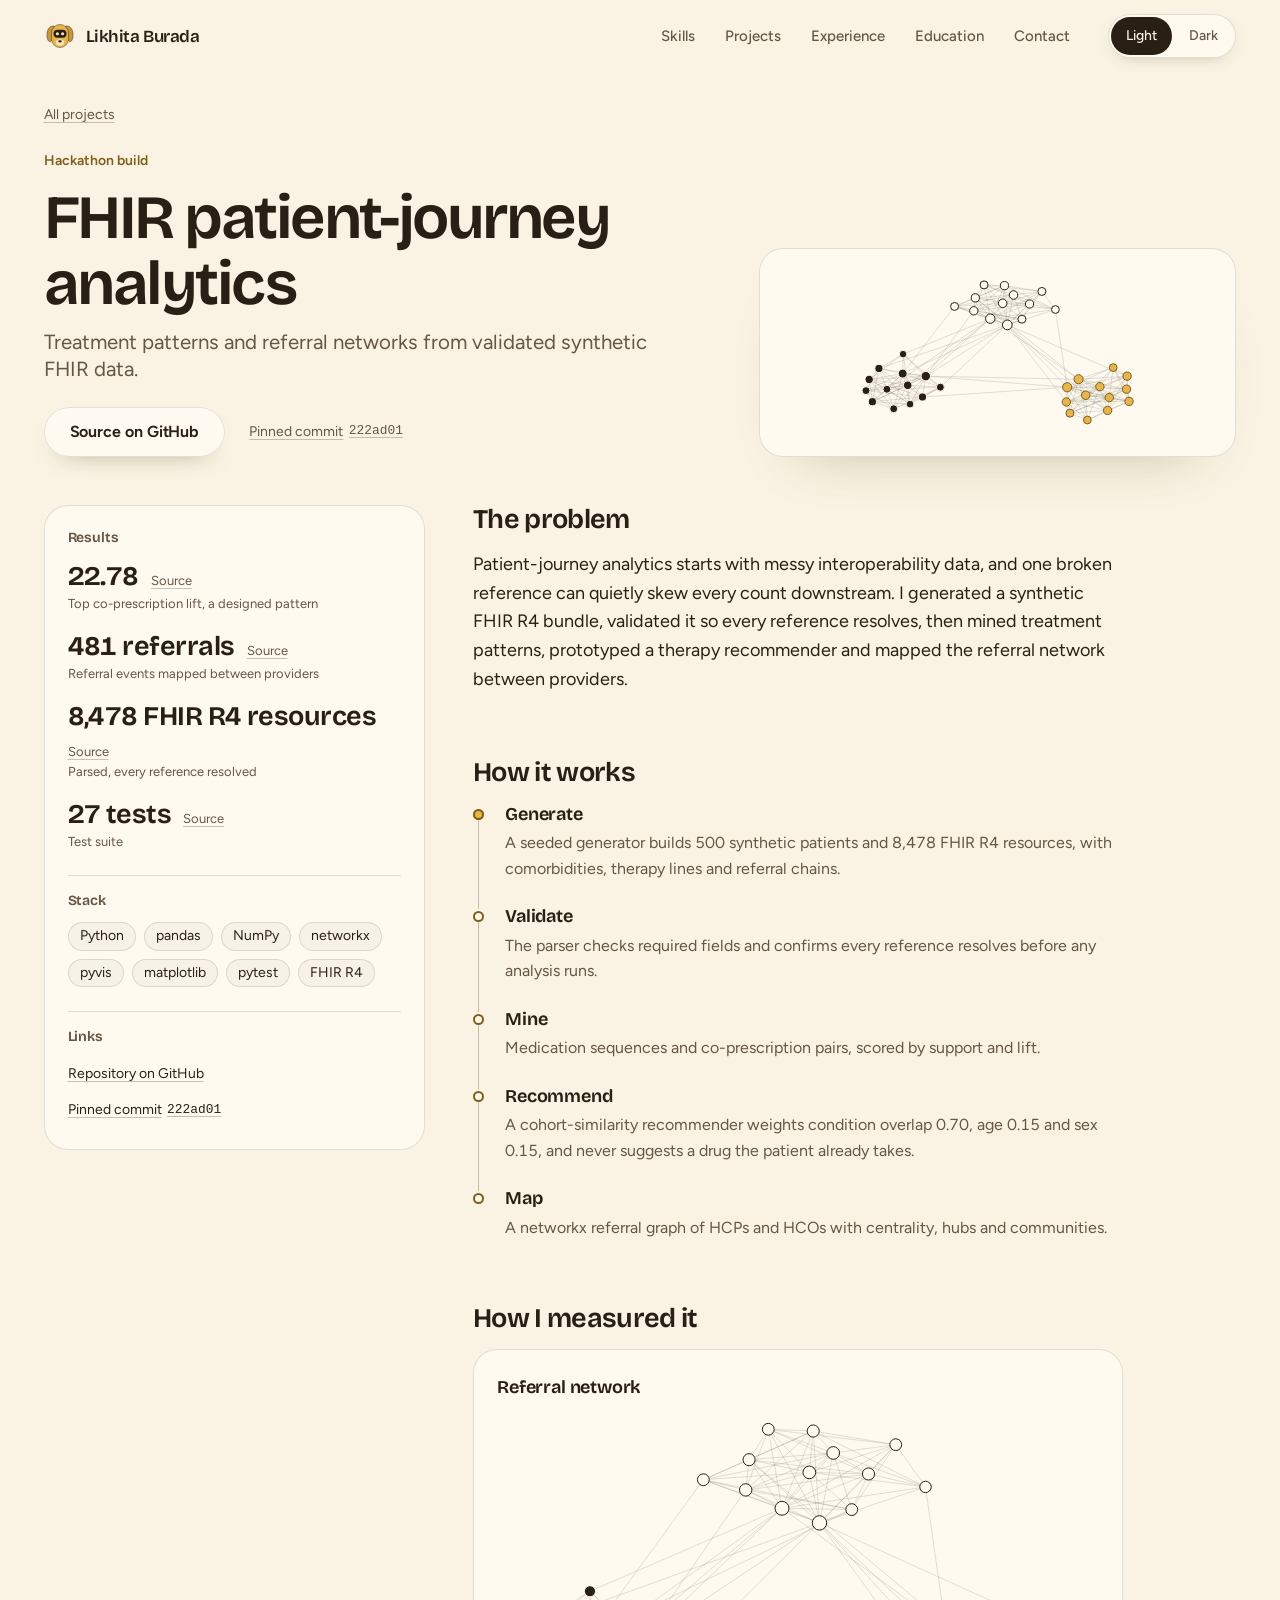
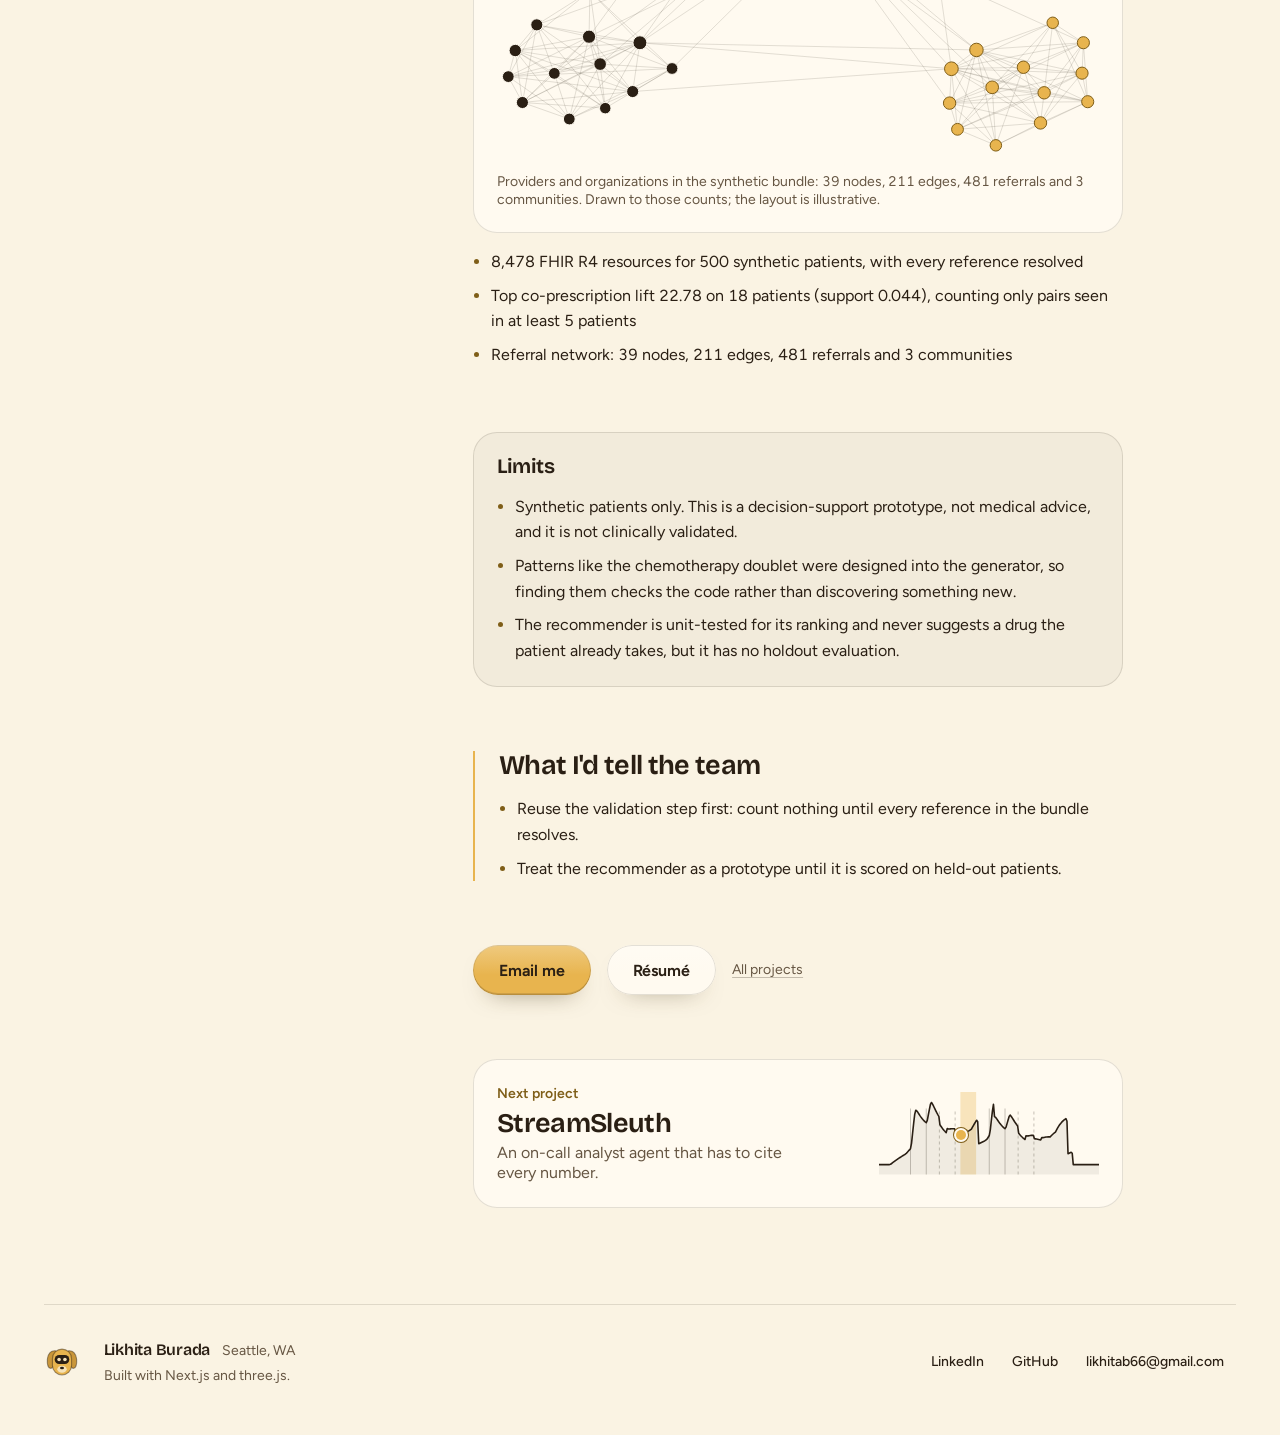
<file: work/fhir-journeys/index.html>
<!DOCTYPE html><html lang="en" data-theme="light" class="bricolage_2ec09e5f-module__fwNuWq__variable figtree_f8b24e01-module__NXI8bG__variable"><head><meta charSet="utf-8"/><meta name="viewport" content="width=device-width, initial-scale=1, viewport-fit=cover"/><link rel="preload" href="/_next/static/media/bricolage_grotesque_latin_wght_normal-s.p.1iqnhac4m3hwo.woff2" as="font" crossorigin="" type="font/woff2"/><link rel="preload" href="/_next/static/media/figtree_latin_wght_normal-s.p.08sr_7r2rzxl4.woff2" as="font" crossorigin="" type="font/woff2"/><link rel="stylesheet" href="/_next/static/chunks/2j8gm1x1oek_9.css" data-precedence="next"/><link rel="stylesheet" href="/_next/static/chunks/0zg83_ffbmeaz.css" data-precedence="next"/><link rel="stylesheet" href="/_next/static/chunks/0le0-naqpan9m.css" data-precedence="next"/><link rel="stylesheet" href="/_next/static/chunks/3o333fs8it99a.css" data-precedence="next"/><link rel="preload" as="script" fetchPriority="low" href="/_next/static/chunks/310vm2bl3xxpt.js"/><script src="/_next/static/chunks/19mx3mg6lkumu.js" async=""></script><script src="/_next/static/chunks/1rj7ns8rte9vc.js" async=""></script><script src="/_next/static/chunks/3bb0qu0wuhwr1.js" async=""></script><script src="/_next/static/chunks/turbopack-2e-a58cdyjr05.js" async=""></script><script src="/_next/static/chunks/3fntmmi971322.js" async=""></script><script src="/_next/static/chunks/3ltrnb7bc44mw.js" async=""></script><script src="/_next/static/chunks/3dwlwtl0x1_8-.js" async=""></script><meta name="theme-color" content="#FAF3E3" media="(prefers-color-scheme: light)"/><meta name="theme-color" content="#FAF3E3" media="(prefers-color-scheme: dark)"/><meta name="color-scheme" content="light"/><title>FHIR patient-journey analytics | Likhita Burada</title><meta name="description" content="Treatment patterns and referral networks from validated synthetic FHIR data. How it works, what I measured and where it falls short."/><meta name="application-name" content="Likhita Burada"/><link rel="author" href="https://likhitab66.github.io"/><meta name="author" content="Likhita Burada"/><link rel="canonical" href="https://likhitab66.github.io/work/fhir-journeys/"/><meta property="og:title" content="FHIR patient-journey analytics | Likhita Burada"/><meta property="og:description" content="Treatment patterns and referral networks from validated synthetic FHIR data. How it works, what I measured and where it falls short."/><meta property="og:url" content="https://likhitab66.github.io/work/fhir-journeys/"/><meta property="og:site_name" content="Likhita Burada"/><meta property="og:image" content="https://likhitab66.github.io/og.jpg"/><meta property="og:image:width" content="2400"/><meta property="og:image:height" content="1260"/><meta property="og:image:alt" content="Goldie, a glossy golden robot pup, next to the name Likhita Burada"/><meta property="og:type" content="article"/><meta name="twitter:card" content="summary_large_image"/><meta name="twitter:title" content="FHIR patient-journey analytics | Likhita Burada"/><meta name="twitter:description" content="Treatment patterns and referral networks from validated synthetic FHIR data. How it works, what I measured and where it falls short."/><meta name="twitter:image" content="https://likhitab66.github.io/og.jpg"/><meta name="twitter:image:alt" content="Goldie, a glossy golden robot pup, next to the name Likhita Burada"/><meta name="twitter:image:width" content="2400"/><meta name="twitter:image:height" content="1260"/><link rel="icon" href="/icon.svg?icon.1v-ungnn4yhq-.svg" sizes="any" type="image/svg+xml"/><link rel="apple-touch-icon" href="/apple-icon.png?apple-icon.13rzr7wyc-vd0.png" sizes="180x180" type="image/png"/><meta name="next-size-adjust" content=""/><script>(function(){var d=document.documentElement;d.setAttribute('data-js','');try{if(localStorage.getItem('theme')==='dark'){d.setAttribute('data-theme','dark')}}catch(e){}})();</script><script src="/_next/static/chunks/0cz1d0mv5g_q7.js" noModule=""></script></head><body><div hidden=""><!--$--><!--/$--></div><a class="skip" href="#main">Skip to content</a><header class="topbar"><div class="topbar__inner wrap"><a class="topbar__name" aria-label="Likhita Burada, home page" href="/"><svg class="goldie-mark" width="32" height="32" viewBox="0 0 32 32" aria-hidden="true" focusable="false"><path class="goldie-mark__ear" d="M10 6C6.5 5.6 3.4 8.4 3 13.5c-.3 4.1.6 7.5 2.6 8.1 1.8.5 2.8-2 3.3-4.8l2-8.4c.3-1.4 0-2.3-.9-2.4Z"></path><path class="goldie-mark__ear" d="M22 6c3.5-.4 6.6 2.4 7 7.5.3 4.1-.6 7.5-2.6 8.1-1.8.5-2.8-2-3.3-4.8l-2-8.4c-.3-1.4 0-2.3.9-2.4Z"></path><rect class="goldie-mark__head" x="7.5" y="4.5" width="17" height="23" rx="8.5"></rect><rect class="goldie-mark__visor" x="9.5" y="9.75" width="13" height="8" rx="4"></rect><circle class="goldie-mark__eye" cx="13.4" cy="13.75" r="1.6"></circle><circle class="goldie-mark__eye" cx="18.6" cy="13.75" r="1.6"></circle><ellipse class="goldie-mark__muzzle" cx="16" cy="22.4" rx="4.2" ry="3.1"></ellipse><ellipse class="goldie-mark__nose" cx="16" cy="21.3" rx="1.8" ry="1.15"></ellipse></svg><span>Likhita Burada</span></a><nav class="topbar__nav" aria-label="Sections"><ul class="topbar__links" role="list"><li><a class="topbar__link" href="/#skills">Skills</a></li><li><a class="topbar__link" href="/#projects">Projects</a></li><li><a class="topbar__link" href="/#experience">Experience</a></li><li><a class="topbar__link" href="/#education">Education</a></li><li><a class="topbar__link" href="/#contact">Contact</a></li></ul></nav><div class="theme-switch needs-js topbar__theme" role="group" aria-label="Colour theme"><button type="button" class="theme-switch__btn" aria-pressed="false">Light</button><button type="button" class="theme-switch__btn" aria-pressed="false">Dark</button></div><details class="menu"><summary class="menu__button">Menu<span class="menu__icon" aria-hidden="true"><span></span><span></span></span></summary><div class="menu__panel shell"><div class="menu__core core"><nav aria-label="Sections"><ul class="menu__list" role="list"><li><a class="menu__link" href="/#skills">Skills</a></li><li><a class="menu__link" href="/#projects">Projects</a></li><li><a class="menu__link" href="/#experience">Experience</a></li><li><a class="menu__link" href="/#education">Education</a></li><li><a class="menu__link" href="/#contact">Contact</a></li></ul></nav><div class="theme-switch needs-js menu__theme" role="group" aria-label="Colour theme"><button type="button" class="theme-switch__btn" aria-pressed="false">Light</button><button type="button" class="theme-switch__btn" aria-pressed="false">Dark</button></div></div></div></details></div></header><main id="main" tabindex="-1" class="case" data-case="fhir-journeys"><div class="wrap"><header class="case-head"><div class="case-head__text"><a class="case-head__back" href="/#projects">All projects</a><p class="case-head__kind">Hackathon build</p><h1 class="case-head__name">FHIR <span class="case-nowrap">patient-journey</span> analytics</h1><p class="case-head__tagline">Treatment patterns and referral networks from validated synthetic FHIR data.</p><div class="case-head__links"><a class="btn btn-secondary" href="https://github.com/Likhitab66/fhir-patient-journey-analytics" target="_blank" rel="noopener noreferrer">Source on GitHub</a><a class="case-head__pin" href="https://github.com/Likhitab66/fhir-patient-journey-analytics/tree/222ad017d24271f8d6383a4ed8ebc15145bcc77e" target="_blank" rel="noopener noreferrer">Pinned commit<!-- --> <span class="case-sha" data-nc="commit">222ad01</span></a></div></div><div class="case-head__frame"><div class="pj-cover" data-cover="fhir-journeys" aria-hidden="true"><svg viewBox="0 0 400 150" preserveAspectRatio="xMidYMid meet" focusable="false"><g class="pj-net__edges"><line x1="264.92" y1="107.47" x2="275.53" y2="99.97"></line><line x1="193.23" y1="43.48" x2="214.9" y2="21.44"></line><line x1="275.53" y1="99.97" x2="320.79" y2="97.09"></line><line x1="209.1" y1="49.32" x2="179.29" y2="24.12"></line><line x1="193.23" y1="43.48" x2="159.94" y2="32.11"></line><line x1="111.56" y1="94.69" x2="111.94" y2="76.57"></line><line x1="111.56" y1="94.69" x2="130.03" y2="116.55"></line><line x1="275.53" y1="99.97" x2="295.41" y2="106.88"></line><line x1="111.56" y1="94.69" x2="89.44" y2="89.96"></line><line x1="264.92" y1="107.47" x2="267.51" y2="131.62"></line><line x1="264.92" y1="107.47" x2="282.18" y2="114.87"></line><line x1="111.56" y1="94.69" x2="133.09" y2="97.1"></line><line x1="275.53" y1="99.97" x2="283.75" y2="138"></line><line x1="209.1" y1="49.32" x2="241.38" y2="18.14"></line><line x1="193.23" y1="43.48" x2="187.42" y2="12"></line><line x1="193.23" y1="43.48" x2="179.29" y2="24.12"></line><line x1="209.1" y1="49.32" x2="177.87" y2="36.17"></line><line x1="133.09" y1="97.1" x2="116.25" y2="105.61"></line><line x1="133.09" y1="97.1" x2="80.34" y2="100.2"></line><line x1="111.56" y1="94.69" x2="146.69" y2="107.37"></line><line x1="193.23" y1="43.48" x2="241.38" y2="18.14"></line><line x1="209.1" y1="49.32" x2="214.9" y2="21.44"></line><line x1="133.09" y1="97.1" x2="83.36" y2="120.92"></line><line x1="209.1" y1="49.32" x2="159.94" y2="32.11"></line><line x1="111.56" y1="94.69" x2="80.34" y2="100.2"></line><line x1="209.1" y1="49.32" x2="187.42" y2="12"></line><line x1="264.92" y1="107.47" x2="264.17" y2="121.17"></line><line x1="209.1" y1="49.32" x2="206.44" y2="12.7"></line><line x1="111.56" y1="94.69" x2="118.42" y2="123.18"></line><line x1="193.23" y1="43.48" x2="177.87" y2="36.17"></line><line x1="193.23" y1="43.48" x2="229.84" y2="29.82"></line><line x1="275.53" y1="99.97" x2="304.18" y2="117.06"></line><line x1="264.92" y1="107.47" x2="283.75" y2="138"></line><line x1="193.23" y1="43.48" x2="204.79" y2="29.18"></line><line x1="264.92" y1="107.47" x2="322.62" y2="120.6"></line><line x1="264.92" y1="107.47" x2="304.18" y2="117.06"></line><line x1="111.56" y1="94.69" x2="96.86" y2="109.31"></line><line x1="275.53" y1="99.97" x2="307.82" y2="89.15"></line><line x1="193.23" y1="43.48" x2="222.74" y2="44.02"></line><line x1="111.56" y1="94.69" x2="83.36" y2="120.92"></line><line x1="275.53" y1="99.97" x2="322.62" y2="120.6"></line><line x1="133.09" y1="97.1" x2="130.03" y2="116.55"></line><line x1="193.23" y1="43.48" x2="206.44" y2="12.7"></line><line x1="264.92" y1="107.47" x2="302.64" y2="129.07"></line><line x1="133.09" y1="97.1" x2="96.86" y2="109.31"></line><line x1="275.53" y1="99.97" x2="302.64" y2="129.07"></line><line x1="209.1" y1="49.32" x2="222.74" y2="44.02"></line><line x1="209.1" y1="49.32" x2="204.79" y2="29.18"></line><line x1="209.1" y1="49.32" x2="253.97" y2="34.98"></line><line x1="133.09" y1="97.1" x2="146.69" y2="107.37"></line><line x1="133.09" y1="97.1" x2="118.42" y2="123.18"></line><line x1="133.09" y1="97.1" x2="89.44" y2="89.96"></line><line x1="111.56" y1="94.69" x2="116.25" y2="105.61"></line><line x1="111.56" y1="94.69" x2="77.38" y2="110.6"></line><line x1="209.1" y1="49.32" x2="229.84" y2="29.82"></line><line x1="133.09" y1="97.1" x2="111.94" y2="76.57"></line><line x1="133.09" y1="97.1" x2="103.2" y2="127.5"></line><line x1="264.92" y1="107.47" x2="320.23" y2="109.22"></line><line x1="193.23" y1="43.48" x2="209.1" y2="49.32"></line><line x1="264.92" y1="107.47" x2="295.41" y2="106.88"></line><line x1="275.53" y1="99.97" x2="320.23" y2="109.22"></line><line x1="159.94" y1="32.11" x2="204.79" y2="29.18"></line><line x1="304.18" y1="117.06" x2="267.51" y2="131.62"></line><line x1="241.38" y1="18.14" x2="253.97" y2="34.98"></line><line x1="295.41" y1="106.88" x2="264.17" y2="121.17"></line><line x1="264.92" y1="107.47" x2="320.79" y2="97.09"></line><line x1="89.44" y1="89.96" x2="118.42" y2="123.18"></line><line x1="83.36" y1="120.92" x2="96.86" y2="109.31"></line><line x1="159.94" y1="32.11" x2="177.87" y2="36.17"></line><line x1="80.34" y1="100.2" x2="89.44" y2="89.96"></line><line x1="206.44" y1="12.7" x2="177.87" y2="36.17"></line><line x1="264.92" y1="107.47" x2="307.82" y2="89.15"></line><line x1="89.44" y1="89.96" x2="96.86" y2="109.31"></line><line x1="204.79" y1="29.18" x2="214.9" y2="21.44"></line><line x1="111.56" y1="94.69" x2="103.2" y2="127.5"></line><line x1="89.44" y1="89.96" x2="111.94" y2="76.57"></line><line x1="204.79" y1="29.18" x2="229.84" y2="29.82"></line><line x1="103.2" y1="127.5" x2="96.86" y2="109.31"></line><line x1="302.64" y1="129.07" x2="320.23" y2="109.22"></line><line x1="89.44" y1="89.96" x2="130.03" y2="116.55"></line><line x1="295.41" y1="106.88" x2="267.51" y2="131.62"></line><line x1="295.41" y1="106.88" x2="282.18" y2="114.87"></line><line x1="320.79" y1="97.09" x2="282.18" y2="114.87"></line><line x1="275.53" y1="99.97" x2="264.17" y2="121.17"></line><line x1="187.42" y1="12" x2="177.87" y2="36.17"></line><line x1="307.82" y1="89.15" x2="322.62" y2="120.6"></line><line x1="80.34" y1="100.2" x2="103.2" y2="127.5"></line><line x1="116.25" y1="105.61" x2="130.03" y2="116.55"></line><line x1="253.97" y1="34.98" x2="214.9" y2="21.44"></line><line x1="302.64" y1="129.07" x2="267.51" y2="131.62"></line><line x1="103.2" y1="127.5" x2="116.25" y2="105.61"></line><line x1="204.79" y1="29.18" x2="177.87" y2="36.17"></line><line x1="146.69" y1="107.37" x2="77.38" y2="110.6"></line><line x1="283.75" y1="138" x2="322.62" y2="120.6"></line><line x1="116.25" y1="105.61" x2="111.94" y2="76.57"></line><line x1="304.18" y1="117.06" x2="322.62" y2="120.6"></line><line x1="177.87" y1="36.17" x2="179.29" y2="24.12"></line><line x1="204.79" y1="29.18" x2="187.42" y2="12"></line><line x1="229.84" y1="29.82" x2="177.87" y2="36.17"></line><line x1="187.42" y1="12" x2="229.84" y2="29.82"></line><line x1="283.75" y1="138" x2="282.18" y2="114.87"></line><line x1="264.17" y1="121.17" x2="267.51" y2="131.62"></line><line x1="133.09" y1="97.1" x2="77.38" y2="110.6"></line><line x1="282.18" y1="114.87" x2="267.51" y2="131.62"></line><line x1="320.79" y1="97.09" x2="322.62" y2="120.6"></line><line x1="304.18" y1="117.06" x2="320.23" y2="109.22"></line><line x1="320.79" y1="97.09" x2="304.18" y2="117.06"></line><line x1="241.38" y1="18.14" x2="214.9" y2="21.44"></line><line x1="206.44" y1="12.7" x2="253.97" y2="34.98"></line><line x1="83.36" y1="120.92" x2="77.38" y2="110.6"></line><line x1="204.79" y1="29.18" x2="253.97" y2="34.98"></line><line x1="204.79" y1="29.18" x2="222.74" y2="44.02"></line><line x1="206.44" y1="12.7" x2="179.29" y2="24.12"></line><line x1="275.53" y1="99.97" x2="267.51" y2="131.62"></line><line x1="80.34" y1="100.2" x2="96.86" y2="109.31"></line><line x1="229.84" y1="29.82" x2="222.74" y2="44.02"></line><line x1="103.2" y1="127.5" x2="77.38" y2="110.6"></line><line x1="83.36" y1="120.92" x2="130.03" y2="116.55"></line><line x1="159.94" y1="32.11" x2="179.29" y2="24.12"></line><line x1="146.69" y1="107.37" x2="118.42" y2="123.18"></line><line x1="320.23" y1="109.22" x2="307.82" y2="89.15"></line><line x1="77.38" y1="110.6" x2="89.44" y2="89.96"></line><line x1="159.94" y1="32.11" x2="214.9" y2="21.44"></line><line x1="206.44" y1="12.7" x2="204.79" y2="29.18"></line><line x1="320.23" y1="109.22" x2="322.62" y2="120.6"></line><line x1="77.38" y1="110.6" x2="130.03" y2="116.55"></line><line x1="283.75" y1="138" x2="264.17" y2="121.17"></line><line x1="159.94" y1="32.11" x2="222.74" y2="44.02"></line><line x1="295.41" y1="106.88" x2="307.82" y2="89.15"></line><line x1="83.36" y1="120.92" x2="118.42" y2="123.18"></line><line x1="253.97" y1="34.98" x2="229.84" y2="29.82"></line><line x1="302.64" y1="129.07" x2="283.75" y2="138"></line><line x1="187.42" y1="12" x2="179.29" y2="24.12"></line><line x1="304.18" y1="117.06" x2="307.82" y2="89.15"></line><line x1="320.23" y1="109.22" x2="264.17" y2="121.17"></line><line x1="320.79" y1="97.09" x2="307.82" y2="89.15"></line><line x1="283.75" y1="138" x2="295.41" y2="106.88"></line><line x1="302.64" y1="129.07" x2="320.79" y2="97.09"></line><line x1="193.23" y1="43.48" x2="253.97" y2="34.98"></line><line x1="103.2" y1="127.5" x2="130.03" y2="116.55"></line><line x1="275.53" y1="99.97" x2="282.18" y2="114.87"></line><line x1="83.36" y1="120.92" x2="89.44" y2="89.96"></line><line x1="146.69" y1="107.37" x2="130.03" y2="116.55"></line><line x1="193.23" y1="43.48" x2="133.09" y2="97.1"></line><line x1="302.64" y1="129.07" x2="282.18" y2="114.87"></line><line x1="320.79" y1="97.09" x2="320.23" y2="109.22"></line><line x1="241.38" y1="18.14" x2="187.42" y2="12"></line><line x1="304.18" y1="117.06" x2="264.17" y2="121.17"></line><line x1="80.34" y1="100.2" x2="130.03" y2="116.55"></line><line x1="322.62" y1="120.6" x2="264.17" y2="121.17"></line><line x1="83.36" y1="120.92" x2="80.34" y2="100.2"></line><line x1="302.64" y1="129.07" x2="264.17" y2="121.17"></line><line x1="159.94" y1="32.11" x2="206.44" y2="12.7"></line><line x1="241.38" y1="18.14" x2="222.74" y2="44.02"></line><line x1="302.64" y1="129.07" x2="295.41" y2="106.88"></line><line x1="282.18" y1="114.87" x2="264.17" y2="121.17"></line><line x1="77.38" y1="110.6" x2="116.25" y2="105.61"></line><line x1="302.64" y1="129.07" x2="304.18" y2="117.06"></line><line x1="116.25" y1="105.61" x2="96.86" y2="109.31"></line><line x1="118.42" y1="123.18" x2="96.86" y2="109.31"></line><line x1="214.9" y1="21.44" x2="222.74" y2="44.02"></line><line x1="295.41" y1="106.88" x2="304.18" y2="117.06"></line><line x1="307.82" y1="89.15" x2="282.18" y2="114.87"></line><line x1="320.79" y1="97.09" x2="295.41" y2="106.88"></line><line x1="116.25" y1="105.61" x2="118.42" y2="123.18"></line><line x1="146.69" y1="107.37" x2="116.25" y2="105.61"></line><line x1="264.92" y1="107.47" x2="133.09" y2="97.1"></line><line x1="214.9" y1="21.44" x2="177.87" y2="36.17"></line><line x1="229.84" y1="29.82" x2="179.29" y2="24.12"></line><line x1="83.36" y1="120.92" x2="103.2" y2="127.5"></line><line x1="241.38" y1="18.14" x2="229.84" y2="29.82"></line><line x1="177.87" y1="36.17" x2="222.74" y2="44.02"></line><line x1="229.84" y1="29.82" x2="214.9" y2="21.44"></line><line x1="304.18" y1="117.06" x2="282.18" y2="114.87"></line><line x1="302.64" y1="129.07" x2="322.62" y2="120.6"></line><line x1="83.36" y1="120.92" x2="116.25" y2="105.61"></line><line x1="80.34" y1="100.2" x2="111.94" y2="76.57"></line><line x1="295.41" y1="106.88" x2="320.23" y2="109.22"></line><line x1="214.9" y1="21.44" x2="179.29" y2="24.12"></line><line x1="275.53" y1="99.97" x2="133.09" y2="97.1"></line><line x1="193.23" y1="43.48" x2="275.53" y2="99.97"></line><line x1="80.34" y1="100.2" x2="116.25" y2="105.61"></line><line x1="80.34" y1="100.2" x2="77.38" y2="110.6"></line><line x1="206.44" y1="12.7" x2="214.9" y2="21.44"></line><line x1="241.38" y1="18.14" x2="204.79" y2="29.18"></line><line x1="322.62" y1="120.6" x2="282.18" y2="114.87"></line><line x1="264.92" y1="107.47" x2="209.1" y2="49.32"></line><line x1="283.75" y1="138" x2="267.51" y2="131.62"></line><line x1="146.69" y1="107.37" x2="111.94" y2="76.57"></line><line x1="133.09" y1="97.1" x2="209.1" y2="49.32"></line><line x1="187.42" y1="12" x2="214.9" y2="21.44"></line><line x1="241.38" y1="18.14" x2="206.44" y2="12.7"></line><line x1="204.79" y1="29.18" x2="179.29" y2="24.12"></line><line x1="193.23" y1="43.48" x2="111.94" y2="76.57"></line><line x1="193.23" y1="43.48" x2="96.86" y2="109.31"></line><line x1="209.1" y1="49.32" x2="146.69" y2="107.37"></line><line x1="275.53" y1="99.97" x2="179.29" y2="24.12"></line><line x1="264.92" y1="107.47" x2="253.97" y2="34.98"></line><line x1="146.69" y1="107.37" x2="103.2" y2="127.5"></line><line x1="133.09" y1="97.1" x2="177.87" y2="36.17"></line><line x1="111.56" y1="94.69" x2="222.74" y2="44.02"></line><line x1="264.92" y1="107.47" x2="130.03" y2="116.55"></line><line x1="209.1" y1="49.32" x2="89.44" y2="89.96"></line><line x1="209.1" y1="49.32" x2="264.17" y2="121.17"></line><line x1="111.56" y1="94.69" x2="159.94" y2="32.11"></line><line x1="320.23" y1="109.22" x2="267.51" y2="131.62"></line><line x1="193.23" y1="43.48" x2="116.25" y2="105.61"></line><line x1="80.34" y1="100.2" x2="118.42" y2="123.18"></line><line x1="209.1" y1="49.32" x2="320.79" y2="97.09"></line><line x1="209.1" y1="49.32" x2="282.18" y2="114.87"></line><line x1="206.44" y1="12.7" x2="187.42" y2="12"></line></g><g><circle class="pj-net__node pj-net__node--c0" cx="264.92" cy="107.47" r="4.32"></circle><circle class="pj-net__node pj-net__node--c1" cx="111.56" cy="94.69" r="4.164994432064365"></circle><circle class="pj-net__node pj-net__node--c2" cx="193.23" cy="43.48" r="4.393863375370596"></circle><circle class="pj-net__node pj-net__node--c0" cx="275.53" cy="99.97" r="4.243790007724451"></circle><circle class="pj-net__node pj-net__node--c1" cx="133.09" cy="97.1" r="4.393863375370596"></circle><circle class="pj-net__node pj-net__node--c2" cx="209.1" cy="49.32" r="4.535339366124404"></circle><circle class="pj-net__node pj-net__node--c0" cx="302.64" cy="129.07" r="3.90997487421324"></circle><circle class="pj-net__node pj-net__node--c1" cx="146.69" cy="107.37" r="3.7200000000000006"></circle><circle class="pj-net__node pj-net__node--c2" cx="241.38" cy="18.14" r="3.7200000000000006"></circle><circle class="pj-net__node pj-net__node--c0" cx="283.75" cy="138" r="3.617056274847714"></circle><circle class="pj-net__node pj-net__node--c1" cx="83.36" cy="120.92" r="3.8173665961010275"></circle><circle class="pj-net__node pj-net__node--c2" cx="159.94" cy="32.11" r="3.7200000000000006"></circle><circle class="pj-net__node pj-net__node--c0" cx="320.79" cy="97.09" r="3.8173665961010275"></circle><circle class="pj-net__node pj-net__node--c1" cx="80.34" cy="100.2" r="3.90997487421324"></circle><circle class="pj-net__node pj-net__node--c2" cx="206.44" cy="12.7" r="3.8173665961010275"></circle><circle class="pj-net__node pj-net__node--c0" cx="295.41" cy="106.88" r="3.90997487421324"></circle><circle class="pj-net__node pj-net__node--c1" cx="103.2" cy="127.5" r="3.7200000000000006"></circle><circle class="pj-net__node pj-net__node--c2" cx="204.79" cy="29.18" r="3.9984609690826534"></circle><circle class="pj-net__node pj-net__node--c0" cx="304.18" cy="117.06" r="3.90997487421324"></circle><circle class="pj-net__node pj-net__node--c1" cx="77.38" cy="110.6" r="3.7200000000000006"></circle><circle class="pj-net__node pj-net__node--c2" cx="253.97" cy="34.98" r="3.617056274847714"></circle><circle class="pj-net__node pj-net__node--c0" cx="320.23" cy="109.22" r="3.8173665961010275"></circle><circle class="pj-net__node pj-net__node--c1" cx="116.25" cy="105.61" r="3.9984609690826534"></circle><circle class="pj-net__node pj-net__node--c2" cx="187.42" cy="12" r="3.7200000000000006"></circle><circle class="pj-net__node pj-net__node--c0" cx="307.82" cy="89.15" r="3.617056274847714"></circle><circle class="pj-net__node pj-net__node--c1" cx="89.44" cy="89.96" r="3.8173665961010275"></circle><circle class="pj-net__node pj-net__node--c2" cx="229.84" cy="29.82" r="3.8173665961010275"></circle><circle class="pj-net__node pj-net__node--c0" cx="322.62" cy="120.6" r="3.8173665961010275"></circle><circle class="pj-net__node pj-net__node--c1" cx="118.42" cy="123.18" r="3.617056274847714"></circle><circle class="pj-net__node pj-net__node--c2" cx="214.9" cy="21.44" r="3.9984609690826534"></circle><circle class="pj-net__node pj-net__node--c0" cx="282.18" cy="114.87" r="3.9984609690826534"></circle><circle class="pj-net__node pj-net__node--c1" cx="96.86" cy="109.31" r="3.7200000000000006"></circle><circle class="pj-net__node pj-net__node--c2" cx="177.87" cy="36.17" r="3.90997487421324"></circle><circle class="pj-net__node pj-net__node--c0" cx="264.17" cy="121.17" r="3.90997487421324"></circle><circle class="pj-net__node pj-net__node--c1" cx="130.03" cy="116.55" r="3.8173665961010275"></circle><circle class="pj-net__node pj-net__node--c2" cx="179.29" cy="24.12" r="3.8173665961010275"></circle><circle class="pj-net__node pj-net__node--c0" cx="267.51" cy="131.62" r="3.7200000000000006"></circle><circle class="pj-net__node pj-net__node--c1" cx="111.94" cy="76.57" r="3.5074507866387545"></circle><circle class="pj-net__node pj-net__node--c2" cx="222.74" cy="44.02" r="3.7200000000000006"></circle></g></svg></div></div></header><div class="case-grid"><aside class="case-facts" aria-label="Facts"><h2 class="case-facts__title">Results</h2><dl class="case-facts__results"><div class="case-facts__result"><dt>Top co-prescription lift, a designed pattern</dt><dd><span class="claim-module__yLOVoG__claim case-facts__value" data-claim="fhir-lift" data-basis="repo" data-framing="hers">22.78</span><a class="case-facts__source" href="https://github.com/Likhitab66/fhir-patient-journey-analytics/blob/222ad017d24271f8d6383a4ed8ebc15145bcc77e/README.md?plain=1#L174" target="_blank" rel="noopener noreferrer" aria-label="Source for Top co-prescription lift, a designed pattern">Source</a></dd></div><div class="case-facts__result"><dt>Referral events mapped between providers</dt><dd><span class="claim-module__yLOVoG__claim case-facts__value" data-claim="fhir-referrals" data-basis="repo" data-framing="hers">481 referrals</span><a class="case-facts__source" href="https://github.com/Likhitab66/fhir-patient-journey-analytics/blob/222ad017d24271f8d6383a4ed8ebc15145bcc77e/README.md?plain=1#L162" target="_blank" rel="noopener noreferrer" aria-label="Source for Referral events mapped between providers">Source</a></dd></div><div class="case-facts__result"><dt>Parsed, every reference resolved</dt><dd><span class="claim-module__yLOVoG__claim case-facts__value" data-claim="fhir-bundle" data-basis="repo" data-framing="hers">8,478 FHIR R4 resources</span><a class="case-facts__source" href="https://github.com/Likhitab66/fhir-patient-journey-analytics/blob/222ad017d24271f8d6383a4ed8ebc15145bcc77e/README.md?plain=1#L36" target="_blank" rel="noopener noreferrer" aria-label="Source for Parsed, every reference resolved">Source</a></dd></div><div class="case-facts__result"><dt>Test suite</dt><dd><span class="claim-module__yLOVoG__claim case-facts__value" data-claim="fhir-tests" data-basis="repo" data-framing="hers">27 tests</span><a class="case-facts__source" href="https://github.com/Likhitab66/fhir-patient-journey-analytics/blob/222ad017d24271f8d6383a4ed8ebc15145bcc77e/README.md?plain=1#L91" target="_blank" rel="noopener noreferrer" aria-label="Source for Test suite">Source</a></dd></div></dl><h2 class="case-facts__title">Stack</h2><ul class="case-facts__stack" role="list"><li>Python</li><li>pandas</li><li>NumPy</li><li>networkx</li><li>pyvis</li><li>matplotlib</li><li>pytest</li><li>FHIR R4</li></ul><h2 class="case-facts__title">Links</h2><ul class="case-facts__links" role="list"><li><a href="https://github.com/Likhitab66/fhir-patient-journey-analytics" target="_blank" rel="noopener noreferrer">Repository on GitHub</a></li><li><a href="https://github.com/Likhitab66/fhir-patient-journey-analytics/tree/222ad017d24271f8d6383a4ed8ebc15145bcc77e" target="_blank" rel="noopener noreferrer">Pinned commit<!-- --> <span class="case-sha" data-nc="commit">222ad01</span></a></li></ul></aside><div class="case-main"><section id="problem" class="case-block" aria-labelledby="case-problem-title"><h2 id="case-problem-title" class="case-block__title">The problem</h2><p class="case-block__text">Patient-journey analytics starts with messy interoperability data, and one broken reference can quietly skew every count downstream. I generated a synthetic <span data-nc="name">FHIR R4</span> bundle, validated it so every reference resolves, then mined treatment patterns, prototyped a therapy recommender and mapped the referral network between providers.</p></section><section id="pipeline" class="case-block" aria-labelledby="case-pipeline-title"><h2 id="case-pipeline-title" class="case-block__title">How it works</h2><ol class="case-steps" role="list"><li class="case-steps__step"><h3 class="case-steps__label">Generate</h3><p class="case-steps__detail">A seeded generator builds <span class="claim-module__yLOVoG__claim" data-claim="fhir-patients" data-basis="repo" data-framing="hers">500 synthetic patients</span> and <span class="claim-module__yLOVoG__claim" data-claim="fhir-bundle" data-basis="repo" data-framing="hers">8,478 FHIR R4 resources</span>, with comorbidities, therapy lines and referral chains.</p></li><li class="case-steps__step"><h3 class="case-steps__label">Validate</h3><p class="case-steps__detail">The parser checks required fields and confirms every reference resolves before any analysis runs.</p></li><li class="case-steps__step"><h3 class="case-steps__label">Mine</h3><p class="case-steps__detail">Medication sequences and co-prescription pairs, scored by support and lift.</p></li><li class="case-steps__step"><h3 class="case-steps__label">Recommend</h3><p class="case-steps__detail">A cohort-similarity recommender weights <span class="claim-module__yLOVoG__claim" data-claim="fhir-recommender-weights" data-basis="repo" data-framing="hers">condition overlap 0.70, age 0.15 and sex 0.15</span>, and never suggests a drug the patient already takes.</p></li><li class="case-steps__step"><h3 class="case-steps__label">Map</h3><p class="case-steps__detail">A networkx referral graph of HCPs and HCOs with centrality, hubs and communities.</p></li></ol></section><section id="measured" class="case-block" aria-labelledby="case-measured-title"><h2 id="case-measured-title" class="case-block__title">How I measured it</h2><figure class="rf" data-figure="network" aria-labelledby="fig-fhir-journeys-title"><p id="fig-fhir-journeys-title" class="rf__title">Referral network</p><div class="rf__plot"><svg class="rf-net" viewBox="0 0 640 360" aria-hidden="true" focusable="false"><g class="pj-net__edges"><line x1="483.07" y1="266.58" x2="509.71" y2="246.58"></line><line x1="302.99" y1="95.96" x2="357.43" y2="37.16"></line><line x1="509.71" y1="246.58" x2="623.39" y2="238.91"></line><line x1="342.85" y1="111.52" x2="267.99" y2="44.32"></line><line x1="302.99" y1="95.96" x2="219.37" y2="65.63"></line><line x1="97.85" y1="232.51" x2="98.82" y2="184.18"></line><line x1="97.85" y1="232.51" x2="144.24" y2="290.81"></line><line x1="509.71" y1="246.58" x2="559.64" y2="265"></line><line x1="97.85" y1="232.51" x2="42.31" y2="219.9"></line><line x1="483.07" y1="266.58" x2="489.57" y2="330.97"></line><line x1="483.07" y1="266.58" x2="526.43" y2="286.31"></line><line x1="97.85" y1="232.51" x2="151.94" y2="238.94"></line><line x1="509.71" y1="246.58" x2="530.36" y2="348"></line><line x1="342.85" y1="111.52" x2="423.94" y2="28.38"></line><line x1="302.99" y1="95.96" x2="288.39" y2="12"></line><line x1="302.99" y1="95.96" x2="267.99" y2="44.32"></line><line x1="342.85" y1="111.52" x2="264.41" y2="76.46"></line><line x1="151.94" y1="238.94" x2="109.63" y2="261.62"></line><line x1="151.94" y1="238.94" x2="19.43" y2="247.2"></line><line x1="97.85" y1="232.51" x2="186.08" y2="266.31"></line><line x1="302.99" y1="95.96" x2="423.94" y2="28.38"></line><line x1="342.85" y1="111.52" x2="357.43" y2="37.16"></line><line x1="151.94" y1="238.94" x2="27.03" y2="302.45"></line><line x1="342.85" y1="111.52" x2="219.37" y2="65.63"></line><line x1="97.85" y1="232.51" x2="19.43" y2="247.2"></line><line x1="342.85" y1="111.52" x2="288.39" y2="12"></line><line x1="483.07" y1="266.58" x2="481.17" y2="303.11"></line><line x1="342.85" y1="111.52" x2="336.17" y2="13.88"></line><line x1="97.85" y1="232.51" x2="115.09" y2="308.47"></line><line x1="302.99" y1="95.96" x2="264.41" y2="76.46"></line><line x1="302.99" y1="95.96" x2="394.95" y2="59.51"></line><line x1="509.71" y1="246.58" x2="581.69" y2="292.15"></line><line x1="483.07" y1="266.58" x2="530.36" y2="348"></line><line x1="302.99" y1="95.96" x2="332.04" y2="57.8"></line><line x1="483.07" y1="266.58" x2="628" y2="301.61"></line><line x1="483.07" y1="266.58" x2="581.69" y2="292.15"></line><line x1="97.85" y1="232.51" x2="60.94" y2="271.49"></line><line x1="509.71" y1="246.58" x2="590.82" y2="217.73"></line><line x1="302.99" y1="95.96" x2="377.13" y2="97.39"></line><line x1="97.85" y1="232.51" x2="27.03" y2="302.45"></line><line x1="509.71" y1="246.58" x2="628" y2="301.61"></line><line x1="151.94" y1="238.94" x2="144.24" y2="290.81"></line><line x1="302.99" y1="95.96" x2="336.17" y2="13.88"></line><line x1="483.07" y1="266.58" x2="577.82" y2="324.17"></line><line x1="151.94" y1="238.94" x2="60.94" y2="271.49"></line><line x1="509.71" y1="246.58" x2="577.82" y2="324.17"></line><line x1="342.85" y1="111.52" x2="377.13" y2="97.39"></line><line x1="342.85" y1="111.52" x2="332.04" y2="57.8"></line><line x1="342.85" y1="111.52" x2="455.57" y2="73.28"></line><line x1="151.94" y1="238.94" x2="186.08" y2="266.31"></line><line x1="151.94" y1="238.94" x2="115.09" y2="308.47"></line><line x1="151.94" y1="238.94" x2="42.31" y2="219.9"></line><line x1="97.85" y1="232.51" x2="109.63" y2="261.62"></line><line x1="97.85" y1="232.51" x2="12" y2="274.93"></line><line x1="342.85" y1="111.52" x2="394.95" y2="59.51"></line><line x1="151.94" y1="238.94" x2="98.82" y2="184.18"></line><line x1="151.94" y1="238.94" x2="76.85" y2="320.01"></line><line x1="483.07" y1="266.58" x2="621.98" y2="271.26"></line><line x1="302.99" y1="95.96" x2="342.85" y2="111.52"></line><line x1="483.07" y1="266.58" x2="559.64" y2="265"></line><line x1="509.71" y1="246.58" x2="621.98" y2="271.26"></line><line x1="219.37" y1="65.63" x2="332.04" y2="57.8"></line><line x1="581.69" y1="292.15" x2="489.57" y2="330.97"></line><line x1="423.94" y1="28.38" x2="455.57" y2="73.28"></line><line x1="559.64" y1="265" x2="481.17" y2="303.11"></line><line x1="483.07" y1="266.58" x2="623.39" y2="238.91"></line><line x1="42.31" y1="219.9" x2="115.09" y2="308.47"></line><line x1="27.03" y1="302.45" x2="60.94" y2="271.49"></line><line x1="219.37" y1="65.63" x2="264.41" y2="76.46"></line><line x1="19.43" y1="247.2" x2="42.31" y2="219.9"></line><line x1="336.17" y1="13.88" x2="264.41" y2="76.46"></line><line x1="483.07" y1="266.58" x2="590.82" y2="217.73"></line><line x1="42.31" y1="219.9" x2="60.94" y2="271.49"></line><line x1="332.04" y1="57.8" x2="357.43" y2="37.16"></line><line x1="97.85" y1="232.51" x2="76.85" y2="320.01"></line><line x1="42.31" y1="219.9" x2="98.82" y2="184.18"></line><line x1="332.04" y1="57.8" x2="394.95" y2="59.51"></line><line x1="76.85" y1="320.01" x2="60.94" y2="271.49"></line><line x1="577.82" y1="324.17" x2="621.98" y2="271.26"></line><line x1="42.31" y1="219.9" x2="144.24" y2="290.81"></line><line x1="559.64" y1="265" x2="489.57" y2="330.97"></line><line x1="559.64" y1="265" x2="526.43" y2="286.31"></line><line x1="623.39" y1="238.91" x2="526.43" y2="286.31"></line><line x1="509.71" y1="246.58" x2="481.17" y2="303.11"></line><line x1="288.39" y1="12" x2="264.41" y2="76.46"></line><line x1="590.82" y1="217.73" x2="628" y2="301.61"></line><line x1="19.43" y1="247.2" x2="76.85" y2="320.01"></line><line x1="109.63" y1="261.62" x2="144.24" y2="290.81"></line><line x1="455.57" y1="73.28" x2="357.43" y2="37.16"></line><line x1="577.82" y1="324.17" x2="489.57" y2="330.97"></line><line x1="76.85" y1="320.01" x2="109.63" y2="261.62"></line><line x1="332.04" y1="57.8" x2="264.41" y2="76.46"></line><line x1="186.08" y1="266.31" x2="12" y2="274.93"></line><line x1="530.36" y1="348" x2="628" y2="301.61"></line><line x1="109.63" y1="261.62" x2="98.82" y2="184.18"></line><line x1="581.69" y1="292.15" x2="628" y2="301.61"></line><line x1="264.41" y1="76.46" x2="267.99" y2="44.32"></line><line x1="332.04" y1="57.8" x2="288.39" y2="12"></line><line x1="394.95" y1="59.51" x2="264.41" y2="76.46"></line><line x1="288.39" y1="12" x2="394.95" y2="59.51"></line><line x1="530.36" y1="348" x2="526.43" y2="286.31"></line><line x1="481.17" y1="303.11" x2="489.57" y2="330.97"></line><line x1="151.94" y1="238.94" x2="12" y2="274.93"></line><line x1="526.43" y1="286.31" x2="489.57" y2="330.97"></line><line x1="623.39" y1="238.91" x2="628" y2="301.61"></line><line x1="581.69" y1="292.15" x2="621.98" y2="271.26"></line><line x1="623.39" y1="238.91" x2="581.69" y2="292.15"></line><line x1="423.94" y1="28.38" x2="357.43" y2="37.16"></line><line x1="336.17" y1="13.88" x2="455.57" y2="73.28"></line><line x1="27.03" y1="302.45" x2="12" y2="274.93"></line><line x1="332.04" y1="57.8" x2="455.57" y2="73.28"></line><line x1="332.04" y1="57.8" x2="377.13" y2="97.39"></line><line x1="336.17" y1="13.88" x2="267.99" y2="44.32"></line><line x1="509.71" y1="246.58" x2="489.57" y2="330.97"></line><line x1="19.43" y1="247.2" x2="60.94" y2="271.49"></line><line x1="394.95" y1="59.51" x2="377.13" y2="97.39"></line><line x1="76.85" y1="320.01" x2="12" y2="274.93"></line><line x1="27.03" y1="302.45" x2="144.24" y2="290.81"></line><line x1="219.37" y1="65.63" x2="267.99" y2="44.32"></line><line x1="186.08" y1="266.31" x2="115.09" y2="308.47"></line><line x1="621.98" y1="271.26" x2="590.82" y2="217.73"></line><line x1="12" y1="274.93" x2="42.31" y2="219.9"></line><line x1="219.37" y1="65.63" x2="357.43" y2="37.16"></line><line x1="336.17" y1="13.88" x2="332.04" y2="57.8"></line><line x1="621.98" y1="271.26" x2="628" y2="301.61"></line><line x1="12" y1="274.93" x2="144.24" y2="290.81"></line><line x1="530.36" y1="348" x2="481.17" y2="303.11"></line><line x1="219.37" y1="65.63" x2="377.13" y2="97.39"></line><line x1="559.64" y1="265" x2="590.82" y2="217.73"></line><line x1="27.03" y1="302.45" x2="115.09" y2="308.47"></line><line x1="455.57" y1="73.28" x2="394.95" y2="59.51"></line><line x1="577.82" y1="324.17" x2="530.36" y2="348"></line><line x1="288.39" y1="12" x2="267.99" y2="44.32"></line><line x1="581.69" y1="292.15" x2="590.82" y2="217.73"></line><line x1="621.98" y1="271.26" x2="481.17" y2="303.11"></line><line x1="623.39" y1="238.91" x2="590.82" y2="217.73"></line><line x1="530.36" y1="348" x2="559.64" y2="265"></line><line x1="577.82" y1="324.17" x2="623.39" y2="238.91"></line><line x1="302.99" y1="95.96" x2="455.57" y2="73.28"></line><line x1="76.85" y1="320.01" x2="144.24" y2="290.81"></line><line x1="509.71" y1="246.58" x2="526.43" y2="286.31"></line><line x1="27.03" y1="302.45" x2="42.31" y2="219.9"></line><line x1="186.08" y1="266.31" x2="144.24" y2="290.81"></line><line x1="302.99" y1="95.96" x2="151.94" y2="238.94"></line><line x1="577.82" y1="324.17" x2="526.43" y2="286.31"></line><line x1="623.39" y1="238.91" x2="621.98" y2="271.26"></line><line x1="423.94" y1="28.38" x2="288.39" y2="12"></line><line x1="581.69" y1="292.15" x2="481.17" y2="303.11"></line><line x1="19.43" y1="247.2" x2="144.24" y2="290.81"></line><line x1="628" y1="301.61" x2="481.17" y2="303.11"></line><line x1="27.03" y1="302.45" x2="19.43" y2="247.2"></line><line x1="577.82" y1="324.17" x2="481.17" y2="303.11"></line><line x1="219.37" y1="65.63" x2="336.17" y2="13.88"></line><line x1="423.94" y1="28.38" x2="377.13" y2="97.39"></line><line x1="577.82" y1="324.17" x2="559.64" y2="265"></line><line x1="526.43" y1="286.31" x2="481.17" y2="303.11"></line><line x1="12" y1="274.93" x2="109.63" y2="261.62"></line><line x1="577.82" y1="324.17" x2="581.69" y2="292.15"></line><line x1="109.63" y1="261.62" x2="60.94" y2="271.49"></line><line x1="115.09" y1="308.47" x2="60.94" y2="271.49"></line><line x1="357.43" y1="37.16" x2="377.13" y2="97.39"></line><line x1="559.64" y1="265" x2="581.69" y2="292.15"></line><line x1="590.82" y1="217.73" x2="526.43" y2="286.31"></line><line x1="623.39" y1="238.91" x2="559.64" y2="265"></line><line x1="109.63" y1="261.62" x2="115.09" y2="308.47"></line><line x1="186.08" y1="266.31" x2="109.63" y2="261.62"></line><line x1="483.07" y1="266.58" x2="151.94" y2="238.94"></line><line x1="357.43" y1="37.16" x2="264.41" y2="76.46"></line><line x1="394.95" y1="59.51" x2="267.99" y2="44.32"></line><line x1="27.03" y1="302.45" x2="76.85" y2="320.01"></line><line x1="423.94" y1="28.38" x2="394.95" y2="59.51"></line><line x1="264.41" y1="76.46" x2="377.13" y2="97.39"></line><line x1="394.95" y1="59.51" x2="357.43" y2="37.16"></line><line x1="581.69" y1="292.15" x2="526.43" y2="286.31"></line><line x1="577.82" y1="324.17" x2="628" y2="301.61"></line><line x1="27.03" y1="302.45" x2="109.63" y2="261.62"></line><line x1="19.43" y1="247.2" x2="98.82" y2="184.18"></line><line x1="559.64" y1="265" x2="621.98" y2="271.26"></line><line x1="357.43" y1="37.16" x2="267.99" y2="44.32"></line><line x1="509.71" y1="246.58" x2="151.94" y2="238.94"></line><line x1="302.99" y1="95.96" x2="509.71" y2="246.58"></line><line x1="19.43" y1="247.2" x2="109.63" y2="261.62"></line><line x1="19.43" y1="247.2" x2="12" y2="274.93"></line><line x1="336.17" y1="13.88" x2="357.43" y2="37.16"></line><line x1="423.94" y1="28.38" x2="332.04" y2="57.8"></line><line x1="628" y1="301.61" x2="526.43" y2="286.31"></line><line x1="483.07" y1="266.58" x2="342.85" y2="111.52"></line><line x1="530.36" y1="348" x2="489.57" y2="330.97"></line><line x1="186.08" y1="266.31" x2="98.82" y2="184.18"></line><line x1="151.94" y1="238.94" x2="342.85" y2="111.52"></line><line x1="288.39" y1="12" x2="357.43" y2="37.16"></line><line x1="423.94" y1="28.38" x2="336.17" y2="13.88"></line><line x1="332.04" y1="57.8" x2="267.99" y2="44.32"></line><line x1="302.99" y1="95.96" x2="98.82" y2="184.18"></line><line x1="302.99" y1="95.96" x2="60.94" y2="271.49"></line><line x1="342.85" y1="111.52" x2="186.08" y2="266.31"></line><line x1="509.71" y1="246.58" x2="267.99" y2="44.32"></line><line x1="483.07" y1="266.58" x2="455.57" y2="73.28"></line><line x1="186.08" y1="266.31" x2="76.85" y2="320.01"></line><line x1="151.94" y1="238.94" x2="264.41" y2="76.46"></line><line x1="97.85" y1="232.51" x2="377.13" y2="97.39"></line><line x1="483.07" y1="266.58" x2="144.24" y2="290.81"></line><line x1="342.85" y1="111.52" x2="42.31" y2="219.9"></line><line x1="342.85" y1="111.52" x2="481.17" y2="303.11"></line><line x1="97.85" y1="232.51" x2="219.37" y2="65.63"></line><line x1="621.98" y1="271.26" x2="489.57" y2="330.97"></line><line x1="302.99" y1="95.96" x2="109.63" y2="261.62"></line><line x1="19.43" y1="247.2" x2="115.09" y2="308.47"></line><line x1="342.85" y1="111.52" x2="623.39" y2="238.91"></line><line x1="342.85" y1="111.52" x2="526.43" y2="286.31"></line><line x1="336.17" y1="13.88" x2="288.39" y2="12"></line></g><g><circle class="pj-net__node pj-net__node--c0" cx="483.07" cy="266.58" r="7.290000000000001"></circle><circle class="pj-net__node pj-net__node--c1" cx="97.85" cy="232.51" r="7.028428104108616"></circle><circle class="pj-net__node pj-net__node--c2" cx="302.99" cy="95.96" r="7.41464444593788"></circle><circle class="pj-net__node pj-net__node--c0" cx="509.71" cy="246.58" r="7.161395638035011"></circle><circle class="pj-net__node pj-net__node--c1" cx="151.94" cy="238.94" r="7.41464444593788"></circle><circle class="pj-net__node pj-net__node--c2" cx="342.85" cy="111.52" r="7.653385180334933"></circle><circle class="pj-net__node pj-net__node--c0" cx="577.82" cy="324.17" r="6.598082600234843"></circle><circle class="pj-net__node pj-net__node--c1" cx="186.08" cy="266.31" r="6.277500000000001"></circle><circle class="pj-net__node pj-net__node--c2" cx="423.94" cy="28.38" r="6.277500000000001"></circle><circle class="pj-net__node pj-net__node--c0" cx="530.36" cy="348" r="6.103782463805517"></circle><circle class="pj-net__node pj-net__node--c1" cx="27.03" cy="302.45" r="6.441806130920484"></circle><circle class="pj-net__node pj-net__node--c2" cx="219.37" cy="65.63" r="6.277500000000001"></circle><circle class="pj-net__node pj-net__node--c0" cx="623.39" cy="238.91" r="6.441806130920484"></circle><circle class="pj-net__node pj-net__node--c1" cx="19.43" cy="247.2" r="6.598082600234843"></circle><circle class="pj-net__node pj-net__node--c2" cx="336.17" cy="13.88" r="6.441806130920484"></circle><circle class="pj-net__node pj-net__node--c0" cx="559.64" cy="265" r="6.598082600234843"></circle><circle class="pj-net__node pj-net__node--c1" cx="76.85" cy="320.01" r="6.277500000000001"></circle><circle class="pj-net__node pj-net__node--c2" cx="332.04" cy="57.8" r="6.747402885326977"></circle><circle class="pj-net__node pj-net__node--c0" cx="581.69" cy="292.15" r="6.598082600234843"></circle><circle class="pj-net__node pj-net__node--c1" cx="12" cy="274.93" r="6.277500000000001"></circle><circle class="pj-net__node pj-net__node--c2" cx="455.57" cy="73.28" r="6.103782463805517"></circle><circle class="pj-net__node pj-net__node--c0" cx="621.98" cy="271.26" r="6.441806130920484"></circle><circle class="pj-net__node pj-net__node--c1" cx="109.63" cy="261.62" r="6.747402885326977"></circle><circle class="pj-net__node pj-net__node--c2" cx="288.39" cy="12" r="6.277500000000001"></circle><circle class="pj-net__node pj-net__node--c0" cx="590.82" cy="217.73" r="6.103782463805517"></circle><circle class="pj-net__node pj-net__node--c1" cx="42.31" cy="219.9" r="6.441806130920484"></circle><circle class="pj-net__node pj-net__node--c2" cx="394.95" cy="59.51" r="6.441806130920484"></circle><circle class="pj-net__node pj-net__node--c0" cx="628" cy="301.61" r="6.441806130920484"></circle><circle class="pj-net__node pj-net__node--c1" cx="115.09" cy="308.47" r="6.103782463805517"></circle><circle class="pj-net__node pj-net__node--c2" cx="357.43" cy="37.16" r="6.747402885326977"></circle><circle class="pj-net__node pj-net__node--c0" cx="526.43" cy="286.31" r="6.747402885326977"></circle><circle class="pj-net__node pj-net__node--c1" cx="60.94" cy="271.49" r="6.277500000000001"></circle><circle class="pj-net__node pj-net__node--c2" cx="264.41" cy="76.46" r="6.598082600234843"></circle><circle class="pj-net__node pj-net__node--c0" cx="481.17" cy="303.11" r="6.598082600234843"></circle><circle class="pj-net__node pj-net__node--c1" cx="144.24" cy="290.81" r="6.441806130920484"></circle><circle class="pj-net__node pj-net__node--c2" cx="267.99" cy="44.32" r="6.441806130920484"></circle><circle class="pj-net__node pj-net__node--c0" cx="489.57" cy="330.97" r="6.277500000000001"></circle><circle class="pj-net__node pj-net__node--c1" cx="98.82" cy="184.18" r="5.918823202452898"></circle><circle class="pj-net__node pj-net__node--c2" cx="377.13" cy="97.39" r="6.277500000000001"></circle></g></svg></div><div class="sr-only"><table><caption>The figure as a table</caption><thead><tr><th scope="col">Measure</th><th scope="col">Value</th></tr></thead><tbody><tr><th scope="row">Referral network</th><td><span class="claim-module__yLOVoG__claim" data-claim="fhir-network" data-basis="repo" data-framing="hers">39 nodes, 211 edges, 481 referrals and 3 communities</span></td></tr></tbody></table></div><figcaption class="rf__caption">Providers and organizations in the synthetic bundle: <span class="claim-module__yLOVoG__claim" data-claim="fhir-network" data-basis="repo" data-framing="hers">39 nodes, 211 edges, 481 referrals and 3 communities</span>. Drawn to those counts; the layout is illustrative.</figcaption></figure><ul class="case-list"><li><span class="claim-module__yLOVoG__claim" data-claim="fhir-bundle" data-basis="repo" data-framing="hers">8,478 FHIR R4 resources</span> for <span class="claim-module__yLOVoG__claim" data-claim="fhir-patients" data-basis="repo" data-framing="hers">500 synthetic patients</span>, with every reference resolved</li><li>Top co-prescription lift <span class="claim-module__yLOVoG__claim" data-claim="fhir-lift" data-basis="repo" data-framing="hers">22.78</span> on <span class="claim-module__yLOVoG__claim" data-claim="fhir-lift-patients" data-basis="repo" data-framing="hers">18 patients</span> (support <span class="claim-module__yLOVoG__claim" data-claim="fhir-lift-support" data-basis="repo" data-framing="hers">0.044</span>), counting only pairs seen in <span class="claim-module__yLOVoG__claim" data-claim="fhir-min-pair" data-basis="repo" data-framing="hers">at least 5 patients</span></li><li>Referral network: <span class="claim-module__yLOVoG__claim" data-claim="fhir-network" data-basis="repo" data-framing="hers">39 nodes, 211 edges, 481 referrals and 3 communities</span></li></ul></section><section id="limits" class="case-block case-limits" aria-labelledby="case-limits-title"><h2 id="case-limits-title" class="case-block__title">Limits</h2><ul class="case-list"><li>Synthetic patients only. This is a decision-support prototype, not medical advice, and it is not clinically validated.</li><li>Patterns like the chemotherapy doublet were designed into the generator, so finding them checks the code rather than discovering something new.</li><li>The recommender is unit-tested for its ranking and never suggests a drug the patient already takes, but it has no holdout evaluation.</li></ul></section><section id="decision" class="case-block case-decision" aria-labelledby="case-decision-title"><h2 id="case-decision-title" class="case-block__title">What I&#x27;d tell the team</h2><ul class="case-list"><li>Reuse the validation step first: count nothing until every reference in the bundle resolves.</li><li>Treat the recommender as a prototype until it is scored on held-out patients.</li></ul></section><nav class="case-reach" aria-label="Reach me"><a class="btn btn-primary" href="mailto:likhitab66@gmail.com">Email me</a><a class="btn btn-secondary" href="/Likhita_Burada_Resume.pdf" target="_blank" rel="noopener" aria-describedby="case-new-tab">Résumé</a><a class="case-reach__back" href="/#projects">All projects</a><span id="case-new-tab" hidden="">opens in a new tab</span></nav><nav class="case-next" aria-label="Next project"><div class="case-next__card"><div class="case-next__text"><p class="case-next__label">Next project</p><a class="case-next__link case-next__name" data-eager="0.6" href="/work/streamsleuth/">StreamSleuth</a><p class="case-next__tagline">An on-call analyst agent that has to cite every number.</p></div><div class="pj-cover case-next__cover" data-cover="streamsleuth" aria-hidden="true"><svg viewBox="0 0 400 150" preserveAspectRatio="none" focusable="false"><rect class="pj-cover__band" x="147.97" y="0" width="28.640000000000015" height="150"></rect><line class="pj-cover__tick" x1="57.28" x2="57.28" y1="150" y2="30"></line><line class="pj-cover__tick" x1="85.92" x2="85.92" y1="150" y2="30"></line><line class="pj-cover__tick" x1="200.48" x2="200.48" y1="150" y2="30"></line><line class="pj-cover__tick" x1="229.12" x2="229.12" y1="150" y2="30"></line><line class="pj-cover__tick pj-cover__tick--dash" x1="109.79" x2="109.79" y1="150" y2="30"></line><line class="pj-cover__tick pj-cover__tick--dash" x1="138.42" x2="138.42" y1="150" y2="30"></line><line class="pj-cover__tick pj-cover__tick--dash" x1="252.98" x2="252.98" y1="150" y2="30"></line><line class="pj-cover__tick pj-cover__tick--dash" x1="281.62" x2="281.62" y1="150" y2="30"></line><path class="pj-cover__area" d="M0,132L1.91,132L3.82,132L5.73,132L7.64,132L9.55,132L11.46,132L13.37,132L15.27,132L17.18,132L19.09,132L21,131.35L22.91,129.99L24.82,128.56L26.73,127.12L28.64,125.7L30.55,124.31L32.46,122.95L34.37,121.64L36.28,120.35L38.19,119.1L40.1,117.87L42,116.67L43.91,115.48L45.82,114.31L47.73,113.15L49.64,111.55L51.55,109.46L53.46,107.33L55.37,105.2L57.28,103.09L59.19,92.91L61.1,74.77L63.01,57.19L64.92,40.74L66.83,33.15L68.74,34.52L70.64,36.98L72.55,39.91L74.46,42.89L76.37,45.71L78.28,48.27L80.19,50.54L82.1,52.54L84.01,54.29L85.92,55.82L87.83,51.48L89.74,41.38L91.65,31.52L93.56,22.29L95.47,19.15L97.37,22.18L99.28,25.89L101.19,29.84L103.1,33.77L105.01,37.53L106.92,41.06L108.83,44.35L110.74,59.38L112.65,62.35L114.56,65.09L116.47,67.6L118.38,69.88L120.29,71.97L122.2,73.88L124.11,66.47L126.01,67.36L127.92,67.18L129.83,66.96L131.74,66.8L133.65,66.74L135.56,66.79L137.47,66.97L139.38,75.64L141.29,76.11L143.2,76.63L145.11,77.19L147.02,77.76L148.93,78.33L150.84,78.9L152.74,73.04L154.65,73.1L156.56,72.48L158.47,71.9L160.38,71.42L162.29,71.07L164.2,70.25L166.11,68.92L168.02,67.64L169.93,64.08L171.84,60.6L173.75,57.3L175.66,54.22L177.57,51.39L179.47,53.98L181.38,94.09L183.29,93.09L185.2,92.14L187.11,91.23L189.02,90.35L190.93,89.51L192.84,88.37L194.75,86.89L196.66,85.4L198.57,82.27L200.48,79.15L202.39,68.81L204.3,51.4L206.21,34.61L208.11,22.56L210.02,44.71L211.93,46.1L213.84,48.48L215.75,51.27L217.66,54.11L219.57,56.79L221.48,59.24L223.39,61.44L225.3,63.38L227.21,65.1L229.12,66.62L231.03,63.91L232.94,57.06L234.84,50.35L236.75,44.07L238.66,42.11L240.57,44.55L242.48,47.45L244.39,50.53L246.3,53.57L248.21,56.48L250.12,59.22L252.03,61.78L253.94,74.94L255.85,77.29L257.76,79.45L259.67,81.44L261.58,83.24L263.48,84.89L265.39,86.39L267.3,79.52L269.21,80.13L271.12,79.78L273.03,79.42L274.94,79.11L276.85,78.89L278.76,78.79L280.67,78.8L282.58,84.9L284.49,85.17L286.4,85.5L288.31,85.86L290.21,86.25L292.12,86.66L294.03,87.07L295.94,82.91L297.85,82.98L299.76,82.57L301.67,82.2L303.58,81.91L305.49,81.7L307.4,81.6L309.31,81.58L311.22,81.65L313.13,79.66L315.04,77.72L316.95,75.89L318.85,74.23L320.76,72.75L322.67,69.12L324.58,65.68L326.49,62.51L328.4,59.65L330.31,57.11L332.22,54.87L334.13,52.92L336.04,51.22L337.95,49.74L339.86,48.45L341.77,53.16L343.68,112.25L345.58,111.28L347.49,110.38L349.4,109.56L351.31,111.42L353.22,132L355.13,132L357.04,132L358.95,132L360.86,132L362.77,132L364.68,132L366.59,132L368.5,132L370.41,132L372.32,132L374.22,132L376.13,132L378.04,132L379.95,132L381.86,132L383.77,132L385.68,132L387.59,132L389.5,132L391.41,132L393.32,132L395.23,132L397.14,132L399.05,132L400,132L400,150L0,150Z"></path><path class="pj-cover__line" d="M0,132L1.91,132L3.82,132L5.73,132L7.64,132L9.55,132L11.46,132L13.37,132L15.27,132L17.18,132L19.09,132L21,131.35L22.91,129.99L24.82,128.56L26.73,127.12L28.64,125.7L30.55,124.31L32.46,122.95L34.37,121.64L36.28,120.35L38.19,119.1L40.1,117.87L42,116.67L43.91,115.48L45.82,114.31L47.73,113.15L49.64,111.55L51.55,109.46L53.46,107.33L55.37,105.2L57.28,103.09L59.19,92.91L61.1,74.77L63.01,57.19L64.92,40.74L66.83,33.15L68.74,34.52L70.64,36.98L72.55,39.91L74.46,42.89L76.37,45.71L78.28,48.27L80.19,50.54L82.1,52.54L84.01,54.29L85.92,55.82L87.83,51.48L89.74,41.38L91.65,31.52L93.56,22.29L95.47,19.15L97.37,22.18L99.28,25.89L101.19,29.84L103.1,33.77L105.01,37.53L106.92,41.06L108.83,44.35L110.74,59.38L112.65,62.35L114.56,65.09L116.47,67.6L118.38,69.88L120.29,71.97L122.2,73.88L124.11,66.47L126.01,67.36L127.92,67.18L129.83,66.96L131.74,66.8L133.65,66.74L135.56,66.79L137.47,66.97L139.38,75.64L141.29,76.11L143.2,76.63L145.11,77.19L147.02,77.76L148.93,78.33L150.84,78.9L152.74,73.04L154.65,73.1L156.56,72.48L158.47,71.9L160.38,71.42L162.29,71.07L164.2,70.25L166.11,68.92L168.02,67.64L169.93,64.08L171.84,60.6L173.75,57.3L175.66,54.22L177.57,51.39L179.47,53.98L181.38,94.09L183.29,93.09L185.2,92.14L187.11,91.23L189.02,90.35L190.93,89.51L192.84,88.37L194.75,86.89L196.66,85.4L198.57,82.27L200.48,79.15L202.39,68.81L204.3,51.4L206.21,34.61L208.11,22.56L210.02,44.71L211.93,46.1L213.84,48.48L215.75,51.27L217.66,54.11L219.57,56.79L221.48,59.24L223.39,61.44L225.3,63.38L227.21,65.1L229.12,66.62L231.03,63.91L232.94,57.06L234.84,50.35L236.75,44.07L238.66,42.11L240.57,44.55L242.48,47.45L244.39,50.53L246.3,53.57L248.21,56.48L250.12,59.22L252.03,61.78L253.94,74.94L255.85,77.29L257.76,79.45L259.67,81.44L261.58,83.24L263.48,84.89L265.39,86.39L267.3,79.52L269.21,80.13L271.12,79.78L273.03,79.42L274.94,79.11L276.85,78.89L278.76,78.79L280.67,78.8L282.58,84.9L284.49,85.17L286.4,85.5L288.31,85.86L290.21,86.25L292.12,86.66L294.03,87.07L295.94,82.91L297.85,82.98L299.76,82.57L301.67,82.2L303.58,81.91L305.49,81.7L307.4,81.6L309.31,81.58L311.22,81.65L313.13,79.66L315.04,77.72L316.95,75.89L318.85,74.23L320.76,72.75L322.67,69.12L324.58,65.68L326.49,62.51L328.4,59.65L330.31,57.11L332.22,54.87L334.13,52.92L336.04,51.22L337.95,49.74L339.86,48.45L341.77,53.16L343.68,112.25L345.58,111.28L347.49,110.38L349.4,109.56L351.31,111.42L353.22,132L355.13,132L357.04,132L358.95,132L360.86,132L362.77,132L364.68,132L366.59,132L368.5,132L370.41,132L372.32,132L374.22,132L376.13,132L378.04,132L379.95,132L381.86,132L383.77,132L385.68,132L387.59,132L389.5,132L391.41,132L393.32,132L395.23,132L397.14,132L399.05,132L400,132"></path></svg><span class="pj-cover__dot" style="left:37%;top:52%"></span><span class="pj-cover__label" data-align="start" style="left:14.3%;top:2.7%">kickoff</span><span class="pj-cover__label" data-align="middle" style="left:40.6%;top:2.7%">fault</span><span class="pj-cover__label" data-align="start" style="left:63.2%;top:2.7%">halftime</span></div></div></nav></div></div></div></main><footer class="footer" aria-label="Site footer"><div class="wrap"><div class="footer__inner"><svg class="goldie-mark footer__mark" width="36" height="36" viewBox="0 0 32 32" aria-hidden="true" focusable="false"><path class="goldie-mark__ear" d="M10 6C6.5 5.6 3.4 8.4 3 13.5c-.3 4.1.6 7.5 2.6 8.1 1.8.5 2.8-2 3.3-4.8l2-8.4c.3-1.4 0-2.3-.9-2.4Z"></path><path class="goldie-mark__ear" d="M22 6c3.5-.4 6.6 2.4 7 7.5.3 4.1-.6 7.5-2.6 8.1-1.8.5-2.8-2-3.3-4.8l-2-8.4c-.3-1.4 0-2.3.9-2.4Z"></path><rect class="goldie-mark__head" x="7.5" y="4.5" width="17" height="23" rx="8.5"></rect><rect class="goldie-mark__visor" x="9.5" y="9.75" width="13" height="8" rx="4"></rect><circle class="goldie-mark__eye" cx="13.4" cy="13.75" r="1.6"></circle><circle class="goldie-mark__eye" cx="18.6" cy="13.75" r="1.6"></circle><ellipse class="goldie-mark__muzzle" cx="16" cy="22.4" rx="4.2" ry="3.1"></ellipse><ellipse class="goldie-mark__nose" cx="16" cy="21.3" rx="1.8" ry="1.15"></ellipse></svg><div class="footer__text"><p class="footer__name">Likhita Burada<span class="footer__place">Seattle, WA</span></p><p class="footer__credit">Built with Next.js and three.js.</p></div><nav class="footer__nav" aria-label="Elsewhere"><ul class="footer__links" role="list"><li><a class="footer__link" href="https://www.linkedin.com/in/buradalikhita" target="_blank" rel="me noopener noreferrer" aria-describedby="footer-new-tab">LinkedIn</a></li><li><a class="footer__link" href="https://github.com/Likhitab66" target="_blank" rel="me noopener noreferrer" aria-describedby="footer-new-tab">GitHub</a></li><li><a class="footer__link" href="mailto:likhitab66@gmail.com">likhitab66@gmail.com</a></li></ul><span id="footer-new-tab" hidden="">opens in a new tab</span></nav></div></div></footer><!--$--><!--/$--><script src="/_next/static/chunks/310vm2bl3xxpt.js" id="_R_" async=""></script><script>(self.__next_f=self.__next_f||[]).push([0])</script><script>self.__next_f.push([1,"1:\"$Sreact.fragment\"\n2:I[39756,[\"/_next/static/chunks/3fntmmi971322.js\"],\"default\"]\n3:I[37457,[\"/_next/static/chunks/3fntmmi971322.js\"],\"default\"]\n4:I[22016,[\"/_next/static/chunks/3fntmmi971322.js\",\"/_next/static/chunks/3ltrnb7bc44mw.js\"],\"\"]\n5:I[17875,[\"/_next/static/chunks/3fntmmi971322.js\",\"/_next/static/chunks/3ltrnb7bc44mw.js\"],\"default\"]\n6:I[55809,[\"/_next/static/chunks/3fntmmi971322.js\",\"/_next/static/chunks/3ltrnb7bc44mw.js\"],\"default\"]\n7:I[28907,[\"/_next/static/chunks/3fntmmi971322.js\",\"/_next/static/chunks/3dwlwtl0x1_8-.js\"],\"default\"]\n10:I[68027,[\"/_next/static/chunks/3fntmmi971322.js\"],\"default\",1]\n:HL[\"/_next/static/chunks/2j8gm1x1oek_9.css\",\"style\"]\n:HL[\"/_next/static/media/bricolage_grotesque_latin_wght_normal-s.p.1iqnhac4m3hwo.woff2\",\"font\",{\"crossOrigin\":\"\",\"type\":\"font/woff2\"}]\n:HL[\"/_next/static/media/figtree_latin_wght_normal-s.p.08sr_7r2rzxl4.woff2\",\"font\",{\"crossOrigin\":\"\",\"type\":\"font/woff2\"}]\n:HL[\"/_next/static/chunks/0zg83_ffbmeaz.css\",\"style\"]\n:HL[\"/_next/static/chunks/0le0-naqpan9m.css\",\"style\"]\n:HL[\"/_next/static/chunks/3o333fs8it99a.css\",\"style\"]\ne:X\n0:{\"P\":null,\"c\":[\"\",\"work\",\"fhir-journeys\",\"\"],\"q\":\"\",\"i\":false,\"f\":[[[\"\",{\"children\":[\"work\",{\"children\":[[\"slug\",\"fhir-journeys\",\"d\",[]],{\"children\":[\"__PAGE__\",{},\"$undefined\",\"$undefined\",4608]},\"$undefined\",\"$undefined\",4608]},\"$undefined\",\"$undefined\",4608]},\"$undefined\",\"$undefined\",4624],[[\"$\",\"$1\",\"c\",{\"children\":[[[\"$\",\"link\",\"0\",{\"rel\":\"stylesheet\",\"href\":\"/_next/static/chunks/2j8gm1x1oek_9.css\",\"precedence\":\"next\",\"crossOrigin\":\"$undefined\",\"nonce\":\"$undefined\"}],[\"$\",\"script\",\"script-0\",{\"src\":\"/_next/static/chunks/3fntmmi971322.js\",\"async\":true,\"nonce\":\"$undefined\"}]],[\"$\",\"html\",null,{\"lang\":\"en\",\"data-theme\":\"light\",\"className\":\"bricolage_2ec09e5f-module__fwNuWq__variable figtree_f8b24e01-module__NXI8bG__variable\",\"suppressHydrationWarning\":true,\"children\":[[\"$\",\"head\",null,{\"children\":[\"$\",\"script\",null,{\"dangerouslySetInnerHTML\":{\"__html\":\"(function(){var d=document.documentElement;d.setAttribute('data-js','');try{if(localStorage.getItem('theme')==='dark'){d.setAttribute('data-theme','dark')}}catch(e){}})();\"}}]}],[\"$\",\"body\",null,{\"children\":[\"$\",\"$L2\",null,{\"parallelRouterKey\":\"children\",\"error\":\"$undefined\",\"errorStyles\":\"$undefined\",\"errorScripts\":\"$undefined\",\"template\":[\"$\",\"$L3\",null,{}],\"templateStyles\":\"$undefined\",\"templateScripts\":\"$undefined\",\"notFound\":[[[\"$\",\"a\",null,{\"className\":\"skip\",\"href\":\"#main\",\"children\":\"Skip to content\"}],[\"$\",\"header\",null,{\"className\":\"topbar\",\"children\":[\"$\",\"div\",null,{\"className\":\"topbar__inner wrap\",\"children\":[[\"$\",\"$L4\",null,{\"href\":\"/\",\"prefetch\":false,\"className\":\"topbar__name\",\"aria-label\":\"Likhita Burada, home page\",\"children\":[[\"$\",\"svg\",null,{\"className\":\"goldie-mark\",\"width\":32,\"height\":32,\"viewBox\":\"0 0 32 32\",\"aria-hidden\":\"true\",\"focusable\":\"false\",\"children\":[[\"$\",\"path\",null,{\"className\":\"goldie-mark__ear\",\"d\":\"M10 6C6.5 5.6 3.4 8.4 3 13.5c-.3 4.1.6 7.5 2.6 8.1 1.8.5 2.8-2 3.3-4.8l2-8.4c.3-1.4 0-2.3-.9-2.4Z\"}],[\"$\",\"path\",null,{\"className\":\"goldie-mark__ear\",\"d\":\"M22 6c3.5-.4 6.6 2.4 7 7.5.3 4.1-.6 7.5-2.6 8.1-1.8.5-2.8-2-3.3-4.8l-2-8.4c-.3-1.4 0-2.3.9-2.4Z\"}],[\"$\",\"rect\",null,{\"className\":\"goldie-mark__head\",\"x\":\"7.5\",\"y\":\"4.5\",\"width\":\"17\",\"height\":\"23\",\"rx\":\"8.5\"}],[\"$\",\"rect\",null,{\"className\":\"goldie-mark__visor\",\"x\":\"9.5\",\"y\":\"9.75\",\"width\":\"13\",\"height\":\"8\",\"rx\":\"4\"}],[\"$\",\"circle\",null,{\"className\":\"goldie-mark__eye\",\"cx\":\"13.4\",\"cy\":\"13.75\",\"r\":\"1.6\"}],[\"$\",\"circle\",null,{\"className\":\"goldie-mark__eye\",\"cx\":\"18.6\",\"cy\":\"13.75\",\"r\":\"1.6\"}],[\"$\",\"ellipse\",null,{\"className\":\"goldie-mark__muzzle\",\"cx\":\"16\",\"cy\":\"22.4\",\"rx\":\"4.2\",\"ry\":\"3.1\"}],[\"$\",\"ellipse\",null,{\"className\":\"goldie-mark__nose\",\"cx\":\"16\",\"cy\":\"21.3\",\"rx\":\"1.8\",\"ry\":\"1.15\"}]]}],[\"$\",\"span\",null,{\"children\":\"Likhita Burada\"}]]}],[\"$\",\"nav\",null,{\"className\":\"topbar__nav\",\"aria-label\":\"Sections\",\"children\":[\"$\",\"ul\",null,{\"className\":\"topbar__links\",\"role\":\"list\",\"children\":[[\"$\",\"li\",\"skills\",{\"children\":[\"$\",\"$L4\",null,{\"href\":\"/#skills\",\"prefetch\":false,\"className\":\"topbar__link\",\"children\":\"Skills\"}]}],[\"$\",\"li\",\"projects\",{\"children\":[\"$\",\"$L4\",null,{\"href\":\"/#projects\",\"prefetch\":false,\"className\":\"topbar__link\",\"children\":\"Projects\"}]}],[\"$\",\"li\",\"experience\",{\"children\":[\"$\",\"$L4\",null,{\"href\":\"/#experience\",\"prefetch\":false,\"className\":\"topbar__link\",\"children\":\"Experience\"}]}],[\"$\",\"li\",\"education\",{\"children\":[\"$\",\"$L4\",null,{\"href\":\"/#education\",\"prefetch\":false,\"className\":\"topbar__link\",\"children\":\"Education\"}]}],[\"$\",\"li\",\"contact\",{\"children\":[\"$\",\"$L4\",null,{\"href\":\"/#contact\",\"prefetch\":false,\"className\":\"topbar__link\",\"children\":\"Contact\"}]}]]}]}],[\"$\",\"$L5\",null,{\"className\":\"topbar__theme\"}],[\"$\",\"$L6\",null,{\"onHome\":false}]]}]}],[\"$\",\"main\",null,{\"id\":\"main\",\"tabIndex\":-1,\"children\":[\"$\",\"div\",null,{\"className\":\"lost wrap\",\"children\":[[\"$\",\"div\",null,{\"className\":\"lost__text\",\"children\":[[\"$\",\"h1\",null,{\"className\":\"lost__title\",\"children\":\"This page is not here.\"}],[\"$\",\"p\",null,{\"className\":\"lost__body\",\"children\":\"Goldie looked everywhere. The address may be old or mistyped; everything on this site starts from the home page.\"}],[\"$\",\"div\",null,{\"className\":\"lost__actions\",\"children\":[[\"$\",\"$L4\",null,{\"href\":\"/\",\"prefetch\":false,\"className\":\"btn btn-primary\",\"children\":\"Go to the home page\"}],[\"$\",\"$L7\",null,{\"places\":[{\"path\":\"/skills\",\"href\":\"/#skills\",\"label\":\"Skills\"},{\"path\":\"/projects\",\"href\":\"/#projects\",\"label\":\"Projects\"},{\"path\":\"/experience\",\"href\":\"/#experience\",\"label\":\"Experience\"},{\"path\":\"/education\",\"href\":\"/#education\",\"label\":\"Education\"},{\"path\":\"/contact\",\"href\":\"/#contact\",\"label\":\"Contact\"},{\"path\":\"/work\",\"href\":\"/#projects\",\"label\":\"Projects\"},{\"path\":\"/work/streamsleuth\",\"href\":\"/work/streamsleuth/\",\"label\":\"StreamSleuth\"},{\"path\":\"/work/retail-inventory\",\"href\":\"/work/retail-inventory/\",\"label\":\"Retail sales and inventory analytics\"},{\"path\":\"/work/heor-rag\",\"href\":\"/work/heor-rag/\",\"label\":\"HEOR RAG\"},{\"path\":\"/work/fhir-journeys\",\"href\":\"/work/fhir-journeys/\",\"label\":\"FHIR patient-journey analytics\"}]}]]}]]}],\"$L8\"]}]}],\"$L9\"],[\"$La\"]],\"forbidden\":\"$undefined\",\"unauthorized\":\"$undefined\"}]}]]}]]}],{\"children\":[\"$Lb\",{\"children\":[\"$Lc\",{\"children\":[\"$Ld\",{},null,false,null]},null,false,\"$e\"]},null,false,\"$e\"]},null,false,null],\"$Lf\",false]],\"m\":\"$undefined\",\"G\":[\"$10\",[\"$L11\"]],\"S\":true,\"h\":null,\"r\":\"$undefined\",\"s\":\"$undefined\",\"a\":\"$undefined\",\"l\":\"$undefined\",\"p\":\"$undefined\",\"d\":\"$undefined\",\"b\":\"lcaJ8dT6hyFPmldU5wImP\"}\n13:I[97367,[\"/_next/static/chunks/3fntmmi971322.js\"],\"OutletBoundary\"]\n14:\"$Sreact.suspense\"\n16:I[97367,[\"/_next/static/chunks/3fntmmi971322.js\"],\"ViewportBoundary\"]\n18:I[97367,[\"/_next/static/chunks/3fntmmi971322.js\"],\"MetadataBoundary\"]\n8:[\"$\",\"div\",null,{\"className\":\"lost__figure\",\"aria-hidden\":\"true\",\"children\":[\"$\",\"svg\",null,{\"className\":\"goldie-mark lost__mark\",\"width\":240,\"height\":240,\"viewBox\":\"0 0 32 32\",\"aria-hidden\":\"true\",\"focusable\":\"false\",\"children\":[[\"$\",\"path\",null,{\"className\":\"goldie-mark__ear\",\"d\":\"M10 6C6.5 5.6 3.4 8.4 3 13.5c-.3 4.1.6 7.5 2.6 8.1 1.8.5 2.8-2 3.3-4.8l2-8.4c.3-1.4 0-2.3-.9-2.4Z\"}],[\"$\",\"path\",null,{\"className\":\"goldie-mark__ear\",\"d\":\"M22 6c3.5-.4 6.6 2.4 7 7.5.3 4.1-.6 7.5-2.6 8.1-1.8.5-2.8-2-3.3-4.8l-2-8.4c-.3-1.4 0-2.3.9-2.4Z\"}],[\"$\",\"rect\",null,{\"className\":\"goldie-mark__head\",\"x\":\"7.5\",\"y\":\"4.5\",\"width\":\"17\",\"height\":\"23\",\"rx\":\"8.5\"}],[\"$\",\"rect\",null,{\"className\":\"goldie-mark__visor\",\"x\":\"9.5\",\"y\":\"9.75\",\"width\":\"13\",\"height\":\"8\",\"rx\":\"4\"}],[\"$\",\"circle\",null,{\"className\":\"goldie-mark__eye\",\"cx\":\"13.4\",\"cy\":\"13.75\",\"r\":\"1.6\"}],[\"$\",\"circle\",null,{\"className\":\"goldie-mark__eye\",\"cx\":\"18.6\",\"cy\":\"13.75\",\"r\":\"1.6\"}],[\"$\",\"ellipse\",null,{\"className\":\"goldie-mark__muzzle\",\"cx\":\"16\",\"cy\":\"22.4\",\"rx\":\"4.2\",\"ry\":\"3.1\"}],[\"$\",\"ellipse\",null,{\"className\":\"goldie-mark__nose\",\"cx\":\"16\",\"cy\":\"21.3\",\"rx\":\"1.8\",\"ry\":\"1.15\"}]]}]}]\n9:[\"$\",\"footer\",null,{\"className\":\"footer\",\"aria-label\":\"Site footer\",\"children\":[\"$\",\"div\",null,{\"className\":\"wrap\",\"children\":[\"$\",\"div\",null,{\"className\":\"footer__inner\",\"children\":[[\"$\",\"svg\",null,{\"className\":\"goldie-mark footer__mark\",\"width\":36,\"height\":36,\"viewBox\":\"0 0 32 32\",\"aria-hidden\":\"true\",\"focusable\":\"false\",\"children\":[[\"$\",\"path\",null,{\"className\":\"goldie-mark__ear\",\"d\":\"M10 6C6.5 5.6 3.4 8.4 3 13.5c-.3 4.1.6 7.5 2.6 8.1 1.8.5 2.8-2 3.3-4.8l2-8.4c.3-1.4 0-2.3-.9-2.4Z\"}],[\"$\",\"path\",null,{\"className\":\"goldie-mark__ear\",\"d\":\"M22 6c3.5-.4 6.6 2.4 7 7.5.3 4.1-.6 7.5-2.6 8.1-1.8.5-2.8-2-3.3-4.8l-2-8.4c-.3-1.4 0-2.3.9-2.4Z\"}],[\"$\",\"rect\",null,{\"className\":\"goldie-mark__head\",\"x\":\"7.5\",\"y\":\"4.5\",\"width\":\"17\",\"height\":\"23\",\"rx\":\"8.5\"}],[\"$\",\"rect\",null,{\"className\":\"goldie-mark__visor\",\"x\":\"9.5\",\"y\":\"9.75\",\"width\":\"13\",\"height\":\"8\",\"rx\":\"4\"}],[\"$\",\"circle\",null,{\"className\":\"goldie-mark__eye\",\"cx\":\"13.4\",\"cy\":\"13.75\",\"r\":\"1.6\"}],[\"$\",\"circle\",null,{\"className\":\"goldie-mark__eye\",\"cx\":\"18.6\",\"cy\":\"13.75\",\"r\":\"1.6\"}],[\"$\",\"ellipse\",null,{\"className\":\"goldie-mark__muzzle\",\"cx\":\"16\",\"cy\":\"22.4\",\"rx\":\"4.2\",\"ry\":\"3.1\"}],[\"$\",\"ellipse\",null,{\"className\":\"goldie-mark__nose\",\"cx\":\"16\",\"cy\":\"21.3\",\"rx\":\"1.8\",\"ry\":\"1.15\"}]]}],[\"$\",\"div\",null,{\"className\":\"footer__text\",\"children\":[[\"$\",\"p\",null,{\"className\":\"footer__name\",\"children\":[\"Likhita Burada\",[\"$\",\"span\",null,{\"className\":\"footer__place\",\"children\":\"Seattle, WA\"}]]}],[\"$\",\"p\",null,{\"className\":\"footer__credit\",\"children\":\"Built with Next.js and three.js.\"}]]}],[\"$\",\"nav\",null,{\"className\":\"footer__nav\",\"aria-label\":\"Elsewhere\",\"children\":[[\"$\",\"ul\",null,{\"className\":\"footer__links\",\"role\":\"list\",\"children\":[[\"$\",\"li\",null,{\"children\":[\"$\",\"a\",null,{\"className\":\"footer__link\",\"href\":\"https://www.linkedin.com/in/buradalikhita\",\"target\":\"_blank\",\"rel\":\"me noopener noreferrer\",\"aria-describedby\":\"footer-new-tab\",\"children\":\"LinkedIn\"}]}],[\"$\",\"li\",null,{\"children\":[\"$\",\"a\",null,{\"className\":\"footer__link\",\"href\":\"https://github.com/Likhitab66\",\"target\":\"_blank\",\"rel\":\"me noopener noreferrer\",\"aria-describedby\":\"footer-new-tab\",\"children\":\"GitHub\"}]}],[\"$\",\"li\",null,{\"children\":[\"$\",\"a\",null,{\"className\":\"footer__link\",\"href\":\"mailto:likhitab66@gmail.com\",\"children\":\"likhitab66@gmail.com\"}]}]]}],[\"$\",\"span\",null,{\"id\":\"footer-new-tab\",\"hidden\":true,\"children\":\"opens in a new tab\"}]]}]]}]}]}]\na:[\"$\",\"link\",\"0\",{\"rel\":\"stylesheet\",\"href\":\"/_next/static/chunks/0zg83_ffbmeaz.css\",\"precedence\":\"next\",\"crossOrigin\":\"$undefined\",\"nonce\":\"$undefined\"}]\nb:[\"$\",\"$1\",\"c\",{\"children\":[null,[\"$\",\"$L2\",null,{\"parallelRouterKey\":\"children\",\"error\":\"$undefined\",\"errorStyles\":\"$undefined\",\"errorScripts\":\"$undefined\",\"template\":[\"$\",\"$L3\",null,{}],\"templateStyles\":\"$undefined\",\"templateScripts\":\"$undefined\",\"notFound\":\"$undefined\",\"forbidden\":\"$undefined\",\"unauthorized\":\"$undefined\"}]]}]\nc:[\"$\",\"$1\",\"c\",{\"children\":[null,[\"$\",\"$L2\",null,{\"parallelRouterKey\":\"children\",\"error\":\"$undefined\",\"errorStyles\":\"$undefined\",\"errorScripts\":\"$undefined\",\"template\":[\"$\",\"$L3\",null,{}],\"templateStyles\":\"$undefined\",\"templateScripts\":\"$undefined\",\"notFound\":\"$undefined\",\"forbidden\":\"$undefined\",\"unauthorized\":\"$undefined\"}]]}]\nd:[\"$\",\"$1\",\"c\",{\"children\":[\"$L12\",[[\"$\",\"link\",\"0\",{\"rel\":\"stylesheet\",\"href\":\"/_next/static/chunks/0zg83_ffbmeaz.css\",\"precedence\":\"next\",\"crossOrigin\":\"$undefined\",\"nonce\":\"$undefined\"}],[\"$\",\"link\",\"1\",{\"rel\":\"stylesheet\",\"href\":\"/_next/static/chunks/0le0-naqpan9m.css\",\"precedence\":\"next\",\"crossOrigin\":\"$undefined\",\"nonce\":\"$undefined\"}],[\"$\",\"link\",\"2\",{\"rel\":\"stylesheet\",\"href\":\"/_next/static/chunks/3o333fs8it99a.css\",\"precedence\":\"next\",\"crossOrigin\":\"$undefined\",\"nonce\":\"$undefined\"}],[\"$\",\"script\",\"script-0\",{\"src\":\"/_next/static/chunks/3ltrnb7bc44mw.js\",\"async\":true,\"nonce\":\"$undefined\"}]],[\"$\",\"$L13\",null,{\"children\":[\"$\",\"$14\",null,{\"name\":\"Next.MetadataOutlet\",\"children\":\"$@15\"}]}]]}]\nf:[\"$\",\"$1\",\"h\",{\"children\":[null,[\"$\",\"$L16\",null,{\"children\":\"$L17\"}],[\"$\",\"div\",null,{\"hidden\":true,\"children\":[\"$\",\"$L18\",null,{\"children\":[\"$\",\"$14\",null,{\"name\":\"Next.Metadata\",\"children\":\"$L19\"}]}]}],[\"$\",\"meta\",null,{\"name\":\"next-size-adjust\",\"content\":\"\"}]]}]\n11:[\"$\",\"link\",\"0\",{\"rel\":\"stylesheet\",\"href\":\"/_next/static/chunks/2j8gm1x1oek_9.css\",\"precedence\":\"next\",\"crossOrigin\":\"$undefined\",\"nonce\":\"$undefined\"}]\ne:C\n12:[[\"$\",\"a\",null,{\"className\":\"skip\",\"href\":\"#main\",\"children\":\"Skip to content\"}],[\"$\",\"header\",null,{\"className\":\"topbar\",\"children\":[\"$\",\"div\",null,{\"className\":\"topbar__inner wrap\",\"children\":[[\"$\",\"$L4\",null,{\"href\":\"/\",\"prefetch\":false,\"className\":\"topbar__name\",\"aria-label\":\"Likhita Burada, home page\",\"children\":[[\"$\",\"svg\",null,{\"className\":\"goldie-mark\",\"width\":32,\"height\":32,\"viewBox\":\"0 0 32 32\",\"aria-hidden\":\"true\",\"focusable\":\"false\",\"children\":[[\"$\",\"path\",null,{\"className\":\"goldie-mark__ear\",\"d\":\"M10 6C6.5 5.6 3.4 8.4 3 13.5c-.3 4.1.6 7.5 2.6 8.1 1.8.5 2.8-2 3.3-4.8l2-8.4c.3-1.4 0-2.3-.9-2.4Z\"}],[\"$\",\"path\",null,{\"className\":\"goldie-mark__ear\",\"d\":\"M22 6c3.5-.4 6.6 2.4 7 7.5.3 4.1-.6 7.5-2.6 8.1-1.8.5-2.8-2-3.3-4.8l-2-8.4c-.3-1.4 0-2.3.9-2.4Z\"}],[\"$\",\"rect\",null,{\"className\":\"goldie-mark__head\",\"x\":\"7.5\",\"y\":\"4.5\",\"width\":\"17\",\"height\":\"23\",\"rx\":\"8.5\"}],[\"$\",\"rect\",null,{\"className\":\"goldie-mark__visor\",\"x\":\"9.5\",\"y\":\"9.75\",\"width\":\"13\",\"height\":\"8\",\"rx\":\"4\"}],[\"$\",\"circle\",null,{\"className\":\"goldie-mark__eye\",\"cx\":\"13.4\",\"cy\":\"13.75\",\"r\":\"1.6\"}],[\"$\",\"circle\",null,{\"className\":\"goldie-mark__eye\",\"cx\":\"18.6\",\"cy\":\"13.75\",\"r\":\"1.6\"}],[\"$\",\"ellipse\",null,{\"className\":\"goldie-mark__muzzle\",\"cx\":\"16\",\"cy\":\"22.4\",\"rx\":\"4.2\",\"ry\":\"3.1\"}],[\"$\",\"ellipse\",null,{\"className\":\"goldie-mark__nose\",\"cx\":\"16\",\"cy\":\"21.3\",\"rx\":\"1.8\",\"ry\":\"1.15\"}]]}],[\"$\",\"span\",null,{\"children\":\"Likhita Burada\"}]]}],[\"$\",\"nav\",null,{\"className\":\"topbar__nav\",\"aria-label\":\"Sections\",\"children\":[\"$\",\"ul\",null,{\"className\":\"topbar__links\",\"role\":\"list\",\"children\":[[\"$\",\"li\",\"skills\",{\"children\":[\"$\",\"$L4\",null,{\"href\":\"/#skills\",\"prefetch\":false,\"className\":\"topbar__link\",\"children\":\"Skills\"}]}],[\"$\",\"li\",\"projects\",{\"children\":[\"$\",\"$L4\",null,{\"href\":\"/#projects\",\"prefetch\":false,\"className\":\"topbar__link\",\"children\":\"Projects\"}]}],[\"$\",\"li\",\"experience\",{\"children\":[\"$\",\"$L4\",null,{\"href\":\"/#experience\",\"prefetch\":false,\"className\":\"topbar__link\",\"children\":\"Experience\"}]}],[\"$\",\"li\",\"education\",{\"children\":[\"$\",\"$L4\",null,{\"href\":\"/#education\",\"prefetch\":false,\"className\":\"topbar__link\",\"children\":\"Education\"}]}],[\"$\",\"li\",\"contact\",{\"children\":[\"$\",\"$L4\",null,{\"href\":\"/#contact\",\"prefetch\":false,\"className\":\"topbar__link\",\"children\":\"Contact\"}]}]]}]}],[\"$\",\"$L5\",null,{\"className\":\"topbar__theme\"}],[\"$\",\"$L6\",null,{\"onHome\":false}]]}]}],[\"$\",\"main\",null,{\"id\":\"main\",\"tabIndex\":-1,\"className\":\"case\",\"data-case\":\"fhir-journeys\",\"children\":[\"$\",\"div\",null,{\"className\":\"wrap\",\"children\":[[\"$\",\"header\",null,{\"className\":\"case-head\",\"children\":[[\"$\",\"div\",null,{\"className\":\"case-head__text\",\"children\":[[\"$\",\"$L4\",null,{\"className\":\"case-head__back\",\"href\":\"/#projects\",\"children\":\"All projects\"}],[\"$\",\"p\",null,{\"className\":\"case-head__kind\",\"children\":\"Hackathon build\"}],[\"$\",\"h1\",null,{\"className\":\"case-head__name\",\"children\":[\"FHIR \",[\"$\",\"span\",\"1\",{\"className\":\"case-nowrap\",\"children\":\"patient-journey\"}],\" analytics\"]}],[\"$\",\"p\",null,{\"className\":\"case-head__tagline\",\"children\":[[\"$\",\"$1\",\"0\",{\"children\":\"Treatment patterns and referral networks from validated synthetic FHIR data.\"}]]}],[\"$\",\"div\",null,{\"className\":\"case-head__links\",\"children\":[[\"$\",\"a\",null,{\"className\":\"btn btn-secondary\",\"href\":\"https://github.com/Likhitab66/fhir-patient-journey-analytics\",\"target\":\"_blank\",\"rel\":\"noopener noreferrer\",\"children\":\"Source on GitHub\"}],[\"$\",\"a\",null,{\"className\":\"case-head__pin\",\"href\":\"https://github.com/Likhitab66/fhir-patient-journey-analytics/tree/222ad017d24271f8d6383a4ed8ebc15145bcc77e\",\"target\":\"_blank\",\"rel\":\"noopener noreferrer\",\"children\":[\"Pinned commit\",\" \",[\"$\",\"span\",null,{\"className\":\"case-sha\",\"data-nc\":\"commit\",\"children\":\"222ad01\"}]]}]]}]]}],[\"$\",\"div\",null,{\"className\":\"case-head__frame\",\"children\":[\"$\",\"div\",null,{\"className\":\"pj-cover\",\"data-cover\":\"fhir-journeys\",\"aria-hidden\":\"true\",\"children\":[\"$\",\"svg\",null,{\"viewBox\":\"0 0 400 150\",\"preserveAspectRatio\":\"xMidYMid meet\",\"focusable\":\"false\",\"children\":[[\"$\",\"g\",null,{\"className\":\"pj-net__edges\",\"children\":[[\"$\",\"line\",\"0-3\",{\"x1\":264.92,\"y1\":107.47,\"x2\":275.53,\"y2\":99.97}],[\"$\",\"line\",\"2-29\",{\"x1\":193.23,\"y1\":43.48,\"x2\":214.9,\"y2\":21.44}],[\"$\",\"line\",\"3-12\",{\"x1\":275.53,\"y1\":99.97,\"x2\":320.79,\"y2\":97.09}],[\"$\",\"line\",\"5-35\",{\"x1\":209.1,\"y1\":49.32,\"x2\":179.29,\"y2\":24.12}],[\"$\",\"line\",\"2-11\",{\"x1\":193.23,\"y1\":43.48,\"x2\":159.94,\"y2\":32.11}],[\"$\",\"line\",\"1-37\",{\"x1\":111.56,\"y1\":94.69,\"x2\":111.94,\"y2\":76.57}],[\"$\",\"line\",\"1-34\",{\"x1\":111.56,\"y1\":94.69,\"x2\":130.03,\"y2\":116.55}],[\"$\",\"line\",\"3-15\",{\"x1\":275.53,\"y1\":99.97,\"x2\":295.41,\"y2\":106.88}],[\"$\",\"line\",\"1-25\",{\"x1\":111.56,\"y1\":94.69,\"x2\":89.44,\"y2\":89.96}],[\"$\",\"line\",\"0-36\",{\"x1\":264.92,\"y1\":107.47,\"x2\":267.51,\"y2\":131.62}],[\"$\",\"line\",\"0-30\",{\"x1\":264.92,\"y1\":107.47,\"x2\":282.18,\"y2\":114.87}],[\"$\",\"line\",\"1-4\",{\"x1\":111.56,\"y1\":94.69,\"x2\":133.09,\"y2\":97.1}],[\"$\",\"line\",\"3-9\",{\"x1\":275.53,\"y1\":99.97,\"x2\":283.75,\"y2\":138}],[\"$\",\"line\",\"5-8\",{\"x1\":209.1,\"y1\":49.32,\"x2\":241.38,\"y2\":18.14}],[\"$\",\"line\",\"2-23\",{\"x1\":193.23,\"y1\":43.48,\"x2\":187.42,\"y2\":12}],[\"$\",\"line\",\"2-35\",{\"x1\":193.23,\"y1\":43.48,\"x2\":179.29,\"y2\":24.12}],[\"$\",\"line\",\"5-32\",{\"x1\":209.1,\"y1\":49.32,\"x2\":177.87,\"y2\":36.17}],[\"$\",\"line\",\"4-22\",{\"x1\":133.09,\"y1\":97.1,\"x2\":116.25,\"y2\":105.61}],[\"$\",\"line\",\"4-13\",{\"x1\":133.09,\"y1\":97.1,\"x2\":80.34,\"y2\":100.2}],[\"$\",\"line\",\"1-7\",{\"x1\":111.56,\"y1\":94.69,\"x2\":146.69,\"y2\":107.37}],[\"$\",\"line\",\"2-8\",{\"x1\":193.23,\"y1\":43.48,\"x2\":241.38,\"y2\":18.14}],[\"$\",\"line\",\"5-29\",{\"x1\":209.1,\"y1\":49.32,\"x2\":214.9,\"y2\":21.44}],[\"$\",\"line\",\"4-10\",{\"x1\":133.09,\"y1\":97.1,\"x2\":83.36,\"y2\":120.92}],\"$L1a\",\"$L1b\",\"$L1c\",\"$L1d\",\"$L1e\",\"$L1f\",\"$L20\",\"$L21\",\"$L22\",\"$L23\",\"$L24\",\"$L25\",\"$L26\",\"$L27\",\"$L28\",\"$L29\",\"$L2a\",\"$L2b\",\"$L2c\",\"$L2d\",\"$L2e\",\"$L2f\",\"$L30\",\"$L31\",\"$L32\",\"$L33\",\"$L34\",\"$L35\",\"$L36\",\"$L37\",\"$L38\",\"$L39\",\"$L3a\",\"$L3b\",\"$L3c\",\"$L3d\",\"$L3e\",\"$L3f\",\"$L40\",\"$L41\",\"$L42\",\"$L43\",\"$L44\",\"$L45\",\"$L46\",\"$L47\",\"$L48\",\"$L49\",\"$L4a\",\"$L4b\",\"$L4c\",\"$L4d\",\"$L4e\",\"$L4f\",\"$L50\",\"$L51\",\"$L52\",\"$L53\",\"$L54\",\"$L55\",\"$L56\",\"$L57\",\"$L58\",\"$L59\",\"$L5a\",\"$L5b\",\"$L5c\",\"$L5d\",\"$L5e\",\"$L5f\",\"$L60\",\"$L61\",\"$L62\",\"$L63\",\"$L64\",\"$L65\",\"$L66\",\"$L67\",\"$L68\",\"$L69\",\"$L6a\",\"$L6b\",\"$L6c\",\"$L6d\",\"$L6e\",\"$L6f\",\"$L70\",\"$L71\",\"$L72\",\"$L73\",\"$L74\",\"$L75\",\"$L76\",\"$L77\",\"$L78\",\"$L79\",\"$L7a\",\"$L7b\",\"$L7c\",\"$L7d\",\"$L7e\",\"$L7f\",\"$L80\",\"$L81\",\"$L82\",\"$L83\",\"$L84\",\"$L85\",\"$L86\",\"$L87\",\"$L88\",\"$L89\",\"$L8a\",\"$L8b\",\"$L8c\",\"$L8d\",\"$L8e\",\"$L8f\",\"$L90\",\"$L91\",\"$L92\",\"$L93\",\"$L94\",\"$L95\",\"$L96\",\"$L97\",\"$L98\",\"$L99\",\"$L9a\",\"$L9b\",\"$L9c\",\"$L9d\",\"$L9e\",\"$L9f\",\"$La0\",\"$La1\",\"$La2\",\"$La3\",\"$La4\",\"$La5\",\"$La6\",\"$La7\",\"$La8\",\"$La9\",\"$Laa\",\"$Lab\",\"$Lac\",\"$Lad\",\"$Lae\",\"$Laf\",\"$Lb0\",\"$Lb1\",\"$Lb2\",\"$Lb3\",\"$Lb4\",\"$Lb5\",\"$Lb6\",\"$Lb7\",\"$Lb8\",\"$Lb9\",\"$Lba\",\"$Lbb\",\"$Lbc\",\"$Lbd\",\"$Lbe\",\"$Lbf\",\"$Lc0\",\"$Lc1\",\"$Lc2\",\"$Lc3\",\"$Lc4\",\"$Lc5\",\"$Lc6\",\"$Lc7\",\"$Lc8\",\"$Lc9\",\"$Lca\",\"$Lcb\",\"$Lcc\",\"$Lcd\",\"$Lce\",\"$Lcf\",\"$Ld0\",\"$Ld1\",\"$Ld2\",\"$Ld3\",\"$Ld4\",\"$Ld5\"]}],\"$Ld6\"]}]}]}]]}],\"$Ld7\"]}]}],\"$Ld8\"]\nd9:I[72669,[\"/_next/static/chunks/3fntmmi971322.js\",\"/_next/static/chunks/3ltrnb7bc44mw.js\"],\"default\"]\n1a:[\"$\",\"line\",\"5-11\",{\"x1\":209.1,\"y1\":49.32,\"x2\":159.94,\"y2\":32.11}]\n1b:[\"$\",\"line\",\"1-13\",{\"x1\":111.56,\"y1\":94.69,\"x2\":80.34,\"y2\":100.2}]\n1c:[\"$\",\"line\",\"5-23\",{\"x1\":209.1,\"y1\":49.32,\"x2\":187.42,\"y2\":12}]\n1d:[\"$\",\"line\",\"0-33\",{\"x1\":264.92,\"y1\":107.47,\"x2\":264.17,\"y2\":121.17}]\n1e:[\"$\",\"line\",\"5-14\",{\"x1\":209.1,\"y1\":49.32,\"x2\":206.44,\"y2\":12.7}]\n1f:[\"$\",\"line\",\"1-28\",{\"x1\":111.56,\"y1\":94.69,\"x2\":118.42,\"y2\":123.18}]\n20:[\"$\",\"line\",\"2-32\",{\"x1\":193.23,\"y1\":43.48,\"x2\":177.87,\"y2\":36.17}]\n21:[\"$\",\"line\",\"2-26\",{\"x1\":193.23,\"y1\":43.48,\"x2\":229.84,\"y2\":29.82}]\n22:[\"$\",\"line\",\"3-18\",{\"x1\":275.53,\"y1\":99.97,\"x2\":304.18,\"y2\":117.06}]\n23:[\"$\",\"line\",\"0-9\",{\"x1\":264.92,\"y1\":107.47,\"x2\":283.75,\"y2\":138}]\n24:[\"$\",\"line\",\"2-17\",{\"x1\":193.23,\"y1\":43.48,\"x2\":204.79,\"y2\":29.18}]\n25:[\"$\",\"line\",\"0-27\",{\"x1\":264.92,\"y1\":107.47,\"x2\":322.62,\"y2\":120.6}]\n26:[\"$\",\"line\",\"0-18\",{\"x1\":264.92,\"y1\":107.47,\"x2\":304.18,\"y2\":117.06}]\n27:[\"$\",\"line\",\"1-31\",{\"x1\":111.56,\"y1\":94.69,\"x2\":96.86,\"y2\":109.31}]\n28:[\"$\",\"line\",\"3-24\",{\"x1\":275.53,\"y1\":99.97,\"x2\":307.82,\"y2\":89.15}]\n29:[\"$\",\"line\",\"2-38\",{\"x1\":193.23,\"y1\":43.48,\"x2\":222.74,\"y2\":44.02}]\n2a:[\"$\",\"line\",\"1-10\",{\"x1\":111.56,\"y1\":94.69,\"x2\":83.36,\"y2\":120.92}]\n2b:[\"$\",\"line\",\"3-27\",{\"x1\":275.53,\"y1\":99.97,\"x2\":322.62,\"y2\":120.6}]\n2c:[\"$\",\"line\",\"4-34\",{\"x1\":133.09,\"y1\":97.1,\"x2\":130.03,\"y2\":116.55}]\n2d:[\"$\",\"line\",\"2-14\",{\"x1\":193.23,\"y1\":43.48,\"x2\":206.44,\"y2\":12.7}]\n2e:[\"$\",\"line\",\"0-6\",{\"x1\":264.92,\"y1\":107.47,\"x2\":302.64,\"y2\":129.07}]\n2f:[\"$\",\"line\",\"4-31\",{\"x1\":133.09,\"y1\":97.1,\"x2\":96.86,\"y2\":109.31}]\n30:[\"$\",\"line\",\"3-6\",{\"x1\":275.53,\"y1\":99.97,\"x2\":302.64,\"y2\":129.07}]\n31:[\"$\",\"line\",\"5-38\",{\"x1\":209.1,\"y1\":49.32,\"x2\":222.74,\"y2\":44.02}]\n32:[\"$\",\"line\",\"5-17\",{\"x1\":209.1,\"y1\":49.32,\"x2\":204.79,\"y2\":29.18}]\n33:[\"$\",\"line\",\"5-20\",{\"x1\":209.1,\"y1\":49.32,\"x2\":253.97,\"y2\":34.98}]\n34:[\"$\",\"line\",\"4-7\",{\"x1\":133.09,\"y1\":97.1,\"x2\":146.69,\"y2\":107.37}]\n35:[\"$\",\"line\",\"4-28\",{\"x1\":133.09,\"y1\":97.1,\"x2\":118.42,\"y2\":123.18}]\n36:[\"$\",\"line\",\"4-25\",{\"x1\":133.09,\"y1\":97.1,\"x2\":89.44,\"y2\":89.96}]\n37:[\"$\",\"line\",\"1-22\",{\"x1\":111.56,\"y1\":94.69,\"x2\":116.25,\"y2\":105.61}]\n38:[\"$\",\"line\",\"1-19\",{\"x1\":111.56,\"y1\":94.69,\"x2\":77.38,\"y2\":110.6}]\n39:[\"$\",\"line\",\"5-26\",{\"x1\":209.1,\"y1\":49.32,\"x2\":229.84,\"y2\":29.82}]\n3a:[\"$\",\"line\",\"4-37\",{\"x1\":133.09,\"y1\":97.1,\"x2\":111.94,\"y2\":76.57}]\n3b:[\"$\",\"line\",\"4-16\",{\"x1\":133.09,\"y1\":97.1,\"x2\":103.2,\"y2\":127.5}]\n3c:[\"$\",\"line\",\"0-21\",{\"x1\":264.92,\"y1\":107.47,\"x2\":320.23,\"y2\":109.22}]\n3d:[\"$\",\"line\",\"2-5\",{\"x1\":193.23,\"y1\":43.48,\"x2\":209.1,\"y2\":49.32}]\n3e:[\"$\",\"line\",\"0-15\",{\"x1\":264.92,\"y1\":107.47,\"x2\":295.41,\"y2\":106.88}]\n3f:[\"$\",\"line\",\"3-21\",{\"x1\":275.53,\"y1\":99.97,\"x2\":320.23,\"y2\":109.22}]\n40:[\"$\",\"line\",\"11-17\",{\"x1\":159.94,\"y1\":32.11,\"x2\":204.79,\"y2\":29.18}]\n41:[\"$\",\"line\",\"18-36\",{\"x1\":304.18,\"y1\":117.06,\"x2\":267.51,\"y2\":131.62}]\n42:[\"$\",\"line\",\"8-20\",{\"x1\":241.38,\"y1\":18.14,\"x2\":253.97,\"y2\":34.98}]\n43:[\"$\",\"line\",\"15-33\",{\"x1\":295.41,\"y1\":106.88,\"x2\":264.17,\"y2\":121.17}]\n44:[\"$\",\"line\",\"0-12\",{\"x1\":264.92,\"y1\":107.47,\"x2\":320.79,\"y2\":97.09}]\n45:[\"$\",\"line\",\"25-28\",{\"x1\":89.44,\"y1\":89.96,\"x2\":118.42,\"y2\":123.18}]\n46:[\"$\",\"line\",\"10-31\",{\"x1\":83.36,\"y1\":120.92,\"x2\":96.86,\"y2\":109.31}]\n47:[\"$\",\"line\",\"11-32\",{\"x1\":159.94,\"y1\":32.11,\"x2\":177.87,\"y2\":36.17}]\n48:[\"$\",\"line\",\"13-25\",{\"x1\":80.34,\"y1\":100.2,\"x2\":89.44,\"y2\":89.96}]\n49:[\"$\",\"line\",\"14-32\",{\"x1\":206.44,\"y1\":12.7,\"x2\":177.87,\"y2\":36.17}]\n4a:[\"$\",\"line\",\"0-24\",{\"x1\":264.92,\"y1\":107.47,\"x2\":307.82,\"y2\":89.15}]\n4b:[\"$\",\"line\",\"25-31\",{\"x1\":89.44,\"y1\":89.96,\"x2\":96.86,\"y2\":109.31}]\n4c:[\"$\",\"line\",\"17-29\",{\"x1\":204.79,\"y1\":29.18,\"x2\":214.9,\"y2\":21.44}]\n4d:[\"$\",\"line\",\"1-16\",{\"x1\":111.56,\"y1\":94.69,\"x2\":103.2,\"y2\":127.5}]\n4e:[\"$\",\"line\",\"25-37\",{\"x1\":89.44,\"y1\":89.96,\"x2\":111.94,\"y2\":76.57}]\n4f:[\"$\",\"line\",\"17-26\",{\"x1\":204.79,\"y1\":29.18,\"x2\":229.84,\"y2\":29.82}]\n50:[\"$\",\"line\",\"16-31\",{\"x1\":103.2,\"y1\":127.5,\"x2\":96.86,\"y2\":109.31}]\n51:[\"$\",\"line\",\"6-21\",{\"x1\":302.64,\"y1\":129.07,\"x2\":320.23,\"y2\":109.22}]\n52:[\"$\",\"line\",\"25-34\",{\"x1\":89.44,\"y1\":89.96,\"x2\":130.03,\"y2\":116.55}]\n53:[\"$\",\"line\",\"15-36\",{\"x1\":295.41,\"y1\":106.88,\"x2\":267.51,\"y2\":131.62}]\n54:[\"$\",\"line\",\"15-30\",{\"x1\":295.41,\"y1\":106.88,\"x2\":282.18,\"y2\":114.87}]\n55:[\"$\",\"line\",\"12-30\",{\"x1\":320.79,\"y1\":97.09,\"x2\":282.18,\"y2\":114.87}]\n56:[\"$\",\"line\",\"3-33\",{\"x1\":275.53,\"y1\":99.97,\"x2\":264.17,\"y2\":121.17}]\n57:[\"$\",\"line\",\"23-32\",{\"x1\":187.42,\"y1\":12,\"x2\":177.87,\"y2\":36.17}]\n58:[\"$\",\"line\",\"24-27\",{\"x1\":307.82,\"y1\":89.15,\"x2\":322.62,\"y2\":120.6}]\n59:[\"$\",\"line\",\"13-16\",{\"x1\":80.34,\"y1\":100.2,\"x2\":103.2,\"y2\":127.5}]\n5a:[\"$\",\"line\",\"22-34\",{\"x1\":116.25,\"y1\":105.61,\"x2\":130.03,\"y2\":116.55}]\n5b:[\"$\",\"line\",\"20-29\",{\"x1\":253.97,\"y1\":34.98,\"x2\":214.9,\"y2\":21.44}]\n5c:[\"$\",\"line\",\"6-36\",{\"x1\":302.64,\"y1\":129.07,\"x2\":267.51,\"y2\":131.62}]\n5d:[\"$\",\"line\",\"16-22\",{\"x1\":103.2,\"y1\":127.5,\"x2\":116.25,\"y2\":105.61}]\n5e:[\"$\",\"line\",\"17-32\",{\"x1\":204.79,\"y1\":29.18,\"x2\":177.87,\"y2\":36.17}]\n5f:[\"$\",\"line\",\"7-19\",{\"x1\":146.69,\"y1\":107.37,\"x2\":77.38,\"y2\":110.6}]\n60:[\"$\",\"line\",\"9-27\",{\"x1\":283.75,\"y1\":138,\"x2\":322.62,\"y2\":120.6}]\n61:[\"$\",\"line\",\"22-37\",{\"x1\":116.25,\"y1\":105.61,\"x2\":111.94,\"y2\":76.57}]\n62:[\"$\",\"line\",\"18-27\",{\"x1\":304.18,\"y1\":117.06,\"x2\":322.62,\"y2\":120.6}]\n63:[\"$\",\"line\",\"32-35\",{\"x1\":177.87,\"y1\":36.17,\"x2\":179.29,\"y2\":24.12}]\n64:[\"$\",\"line\",\"17-23\",{\"x1\":204.79,\"y1\":29.18,\"x2\":187.42,\"y2\":12}]\n65:[\"$\",\"line\",\"26-32\",{\"x1\":229.84,\"y1\":29.82,\"x2\":177.87,\"y2\":36.17}]\n66:[\"$\",\"line\",\"23-26\",{\"x1\":187.42,\"y1\":12,\"x2\":229.84,\"y2\":29.82}]\n67:[\"$\",\"line\",\"9-30\",{\"x1\":283.75,\"y1\":138,\"x2\":282.18,\"y2\":114.87}]\n68:[\"$\",\"line\",\"33-36\",{\"x1\":264.17,\"y1\":121.17,\"x2\":267.51,\"y2\":131.62}]\n69:[\"$\",\"line\",\"4-19\",{\"x1\":133.09,\"y1\":97.1,\"x2\":77.38,\"y2\":110.6}]\n6a:[\"$\",\"line\",\"30-36\",{\"x1\":282.18,\"y1\":114.87,\"x2\":267.51,\"y2\":131.62}]\n6b:[\"$\",\"line\",\"12-27\",{\"x1\":320.79,\"y1\":97.09,\"x2\":322.62,\"y2\":120.6}]\n6c:[\"$\",\"line\",\"18-21\",{\"x1\":304.18,\"y1\":117.06,\"x2\":320.23,\"y2\":109.22}]\n6d:[\"$\",\"line\",\"12-18\",{\"x1\":320.79,\"y1\":97.09,\"x2\":304.18,\"y2\":117.06}]\n6e:[\"$\",\"line\",\"8-29\",{\"x1\":241.38,\"y1\":18.14,\"x2\":214.9,\"y2\":21.44}]\n6f:[\"$\",\"line\",\"14-20\",{\"x1\":206.44,\"y1\":12.7,\"x2\":253.97,\"y2\":34.98}]\n70:[\"$\",\"line\",\"10-19\",{\"x1\":83.36,\"y1\":120.92,\"x2\":77.38,\"y2\":110.6}]\n71:[\"$\",\"line\",\"17-20\",{\"x1\":204.79,\"y1\":29.18,\"x2\":253.97,\"y2\":34.98}]\n72:[\"$\",\"line\",\"17-38\",{\"x1\":204.79,\"y1\":29.18,\"x2\":222.74,\"y2\":44.02}]\n73:[\"$\",\"line\",\"14-35\",{\"x1\":206.44,\"y1\":12.7,\"x2\":179.29,\"y2\":24.12}]\n74:[\"$\",\"line\",\"3-36\",{\"x1\":275.53,\"y1\":99.97,\"x2\":267.51,\"y2\":131.62}]\n75:[\"$\",\"line\",\"13-31\",{\"x1\":80.34,\"y1\":100.2,\"x2\":96.86,\"y2\":109.31}]\n76:[\"$\",\"line\",\"26-38\",{\"x1\":229.84,\"y1\":29.82,\"x2\":222.74,\"y2\":44.02}]\n77:[\"$\",\"line\",\"16-19\",{\"x1\":103.2,\"y1\":127.5,\"x2\":77.38,\"y2\":110.6}]\n78:[\"$\",\"line\",\"10-34\",{\"x1\":83.36,\"y1\":120.92,\"x2\":130.03,\"y2\":116.55}]\n79:[\"$\",\"line\",\"11-35\",{\"x1\":159.94,\"y1\":32.11,\"x2\":179.29,\"y2\":24.12}]\n7a:[\"$\",\"line\",\"7-28\",{\"x1\":146.69,\"y1\":107.37,\"x2\":118.42,\"y2\":123.18}]\n7b:[\"$\",\"line\",\"21-24\",{\"x1\":320.23,\"y1\":109.22,\"x2\":307.82,\"y2\":89.15}]\n7c:[\"$\",\"line\",\"19-25\",{\"x1\":77.38,\"y1\":110.6,\"x2\":89.44,\"y2\":89.96}]\n7d:[\"$\",\"line\",\"11-29\",{\"x1\":159.94,\"y1\":32.11,\"x2\":214.9,\"y2\":21.44}]\n7e:[\"$\",\"line\",\"14-17\",{\"x1\":206.44,\"y1\":12.7,\"x2\":204.79,\"y2\":29.18}]\n7f:[\"$\",\"line\",\"21-27\",{\"x1\":320.23,\"y1\":109.22,\"x2\":322.62,\"y2\":120.6}]\n80:[\"$\",\"line\",\"19-34\",{\"x1\":77.38,\"y1\":110.6,\"x2\":130.03,\"y2\":116.55}]\n81:[\"$\",\"line\",\"9-33\",{\"x1\":283.75,\"y1\":138,\"x2\":264.17,\"y2\":121.17}]\n82:[\"$\",\"line\",\"11-38\",{\"x1\":159.94,\"y1\":32.11,\"x2\":222.74,\"y2\":44.02}]\n83:[\"$\",\"line\",\"15-24\",{\"x1\":295.41,\"y1\":106.88,\"x2\":307.82,\"y2\":89.15}]\n84:[\"$\",\"line\",\"10-28\",{\"x1\":83.36,\"y1\":120.92,\"x2\":118.42,\"y2\":123.18}]\n85:[\"$\",\"line\",\"20-26\",{\"x1\":253.97,\"y1\":34.98,\"x2\":229.84,\"y2\":29.82}]\n86:[\"$\",\"line\",\"6-9\",{\"x1\":302.64,\"y1\":129.07,\"x2\":283.75,\"y2\":138}]\n87:[\"$\",\"line\",\"23-35\",{\"x1\":187.42,\"y1\":12,\"x2\":179.29,\"y2\":24.12}]\n88:[\"$\",\"line\",\"18-24\",{\"x1\":304.18,\"y1\":117.06,\"x2\":307.82,\"y2\":89.15}]\n89:[\"$\",\"line\",\"21-33\",{\"x1\":320.23,\"y1\":109.22,\"x2\":264.17,\"y2\":121.17}]\n8a:[\"$\",\"line\",\"12-24\",{\"x1\":320.79,\"y1\":97.09,\"x2\":307.82,\"y2\":89.15}]\n8b:[\"$\",\"line\",\"9-15\",{\"x1\":283.75,\"y1\":138,\"x2\":295.41,\"y2\":106.88}]\n8c:[\"$\",\"line\",\"6-12\",{\"x1\":302.64,\"y1\":129.07,\"x2\":320.79,\"y2\":97.09}]\n8d:[\"$\",\"line\",\"2-20\",{\"x1\":193.23,\"y1\":43.48,\"x2\":253.97,\"y2\":34.98}]\n8e:[\"$\",\"line\",\"16-34\",{\"x1\":103.2,\"y1\":127.5,\"x2\":130.03,\"y2\":116.55}]\n8f:[\"$\",\"line\",\"3-30\",{\"x1\":275.53,\"y1\":99.97,\"x2\":282.18,\"y2\":114.87}]\n90:[\"$\",\"line\",\"10-25\",{\"x1\":83.36,\"y1\":120.92,\"x2\":89.44,\"y2\":89.96}]\n91:[\"$\",\"line\",\"7-34\",{\"x1\":146.69,\"y1\":107.37,\"x2\":130.03,\"y2\":116.55}]\n92:[\"$\",\"line\",\"2-4\",{\"x1\":193.23,\"y1\":43.48,\"x2\":133.09,\"y2\":97.1}]\n93:[\"$\",\"line\",\"6-30\",{\"x1\":302.64,\"y1\":129.07,\"x2\":282.18,\"y2\":114.87}]\n94:[\"$\",\"line\",\"12-21\",{\"x1\":320.79,\"y1\":97.09,\"x2\":320.23,\"y2\":109.22}]\n95:[\"$\",\"line\",\"8-23\",{\"x1\":241.38,\"y1\":18.14,\"x2\":187.42,\"y2\":12}]\n96:[\"$\",\"line\",\"18-33\",{\"x1\":304.18,\"y1\":117.06,\"x2\":264.17,\"y2\":121.17}]\n97:[\"$\",\"line\",\"13-34\",{\"x1\":80.34,\"y1\":100.2,\"x2\":130.03,\"y2\":116.55}]\n98:[\"$\",\"line\",\"27-33\",{\"x1\":322.62,\"y1\":120.6,\"x2\":264.17,\"y2\":121.17}]\n99:[\"$\",\"line\",\"10-13\",{\"x1\":83.36,\"y1\":120.92,\"x2\":80.34,\"y2\":100.2}]\n9a:[\"$\",\"line\",\"6-33\",{\"x1\":302.64,\"y1\":129.07,\"x2\":264.17,\"y2\":121.17}]\n9b:[\"$\",\"line\",\"11-14\",{\"x1\":159.94,\"y1\":32.11,\"x2\":206.44,\"y2\":12.7}]\n9c:[\"$\",\"line\",\"8-38\",{\"x1\":241.38,\"y1\":18.14,\"x2\":222.74,\"y2\":44.02}]\n9d:[\"$\",\"line\",\"6-15\",{\"x1\":302.64,\"y1\":129.07,\"x2\":295.41,\"y2\":106.88}]\n9e:[\"$\",\"line\",\"30-33\",{\"x1\":282.18,\"y1\":114.87,\"x2\":264.17,\"y2\":121.17}]\n9f:[\"$\",\"line\",\"19-22\",{\"x1\":77.38,\"y1\":110.6,\"x2\":116.25,\"y2\":105.61}]\na0:[\"$\",\"line\",\"6-18\",{\"x1\":302.64,\"y1\":129.07,\"x2\":304.18,\"y2\":117.06}]\na1:[\"$\",\"line\",\"22-31\",{\"x1\":116.25,\"y1\":105.61,\"x2\":96.86,\"y2\":109.31}]\na2:[\"$\",\"line\",\"28-31\",{\"x1\":118.42,\"y1\":123.18,\"x2\":96.86,\"y2\":109.31}]\na3:[\"$\",\"line\",\"29-38\",{\"x1\":214.9,\"y1\":21.44,\"x2\":222.74,\"y2\":44.02}]\na4:[\"$\",\"line\",\"15-18\",{\"x1\":295.41,\"y1\":106.88,\"x2\":304.18,\"y2\":117.06}]\na5:[\"$\",\"line\",\"24-30\",{\"x1\":307.82,\"y1\":89.15,\"x2\":282.18,\"y2\":114.87}]\na6:[\"$\",\"line\",\"12-15\",{\"x1\":320.79,\"y1\":97.09,\"x2\":295.41,\"y2\":106.88}]\na7:[\"$\",\"line\",\"22-28\",{\"x1\":116.25,\"y1\":105.61,\"x2\":118.42,\"y2\":123.18}]\na8:[\"$\",\"line\",\"7-22\",{\"x1\":146.69,\"y1\":107.37,\"x2\":116.25,\"y2\":105.61}]\na9:[\"$\",\"line\",\"0-4\",{\"x1\":264.92,\"y1\":107.47,\"x2\":133.09,\"y2\":97.1}]\naa:[\"$\",\"line\",\"29-32\",{\"x1\":214.9,\"y1\":21.44,\"x2\":177.87,\"y2\":36.17}]\nab:[\"$\",\"line\",\"26-35\",{\"x1\":229.84,\"y1\":29.82,\"x2\":179.29,\"y2\":24.12}]\nac:[\"$\",\"line\",\"10-16\",{\"x1\":83.36,\"y1\":120.92,\"x2\":103.2,\"y2\":127.5}]\nad:[\"$\",\"line\",\"8-26\",{\"x1\":241.38,\"y1\":18.14,\"x2\":229.84,\"y2\":29.82}]\nae:[\"$\",\"line\",\"32-38\",{\"x1\":177.87,\"y1\":36.17,\"x2\":222.74,\"y2\":44.02}]\naf:[\"$\",\"line\",\"26-29\",{\"x1\":229.84,\"y1\":29.82,\"x2\":214.9,\"y2\":21.44}]\nb0:[\"$\",\"line\",\"18-30\",{\"x1\":304.18,\"y1\":117.06,\"x2\":282.18,\"y2\":114.87}]\nb1:[\"$\",\"line\",\"6-27\",{\"x1\":302.64,\"y1\":129.07,\"x2\":322.62,\"y2\":120.6}]\nb2:[\"$\",\"line\",\"10-22\",{\"x1\":83.36,\"y1\":120.92,\"x2\":116.25,\"y2\":105.61}]\nb3:[\"$\",\"line\",\"13-37\",{\"x1\":80.34,\"y1\":100.2,\"x2\":111.94,\"y2\":76.57}]\nb4:[\"$\",\"line\",\"15-21\",{\"x1\":295.41,\"y1\":106.88,\"x2\":320.23,\"y2\":109.22}]\nb5:[\"$\",\"line\",\"29-35\",{\"x1\":214.9,\"y1\":21.44,\"x2\":179.29,\"y2\":24.12}]\nb6:[\"$\",\"line\",\"3-4\",{\"x1\":275.53,\"y1\":99.97,\"x2\":133.09,\"y2\":97.1}]\nb7:[\"$\",\"line\",\"2-3\",{\"x1\":193.23,\"y1\":43.48,\"x2\":275.53,\"y2\":99.97}]\nb8:[\"$\",\"line\",\"13-22\",{\"x1\":80.34,\"y1\":100.2,\"x2\":116.25,\"y2\":105.61}]\nb9:[\"$\",\"line\",\"13-19\",{\"x1\":80.34,\"y1\":100.2,\"x2\":77.38,\"y2\":110.6}]\nba:[\"$\",\"line\",\"14-29\",{\"x1\":206.44,\"y1\":12.7,\"x2\":214.9,\"y2\":21.44}]\nbb:[\"$\",\"line\",\"8-17\",{\"x1\":241.38,\"y1\":18.14,\"x2\":204.79,\"y2\":29.18}]\nbc:[\"$\",\"line\",\"27-30\",{\"x1\":322.62,\"y1\":120.6,\"x2\":282.18,\"y2\":114.87}]\nbd:[\"$\",\"line\",\"0-5\",{\"x1\":264.92,\"y1\":107.47,\"x2\":209.1,\"y2\":49.32}]\nbe:[\"$\",\"line\",\"9-36\",{\"x1\":283.75,\"y1\":138,\"x2\":267.51,\"y2\":131.62}]\nbf:[\"$\",\"line\",\"7-37\",{\"x1\":146.69,\"y1\":107.37,\"x2\":111.94,\"y2\":76.57}]\nc0:[\"$\",\"line\",\"4-5\",{\"x1\":133.09,\"y1\":97.1,\"x2\":209.1,\"y2\":49.32}]\nc1:[\"$\",\"line\",\"23-29\",{\"x1\":187.42,\"y1\":12,\"x2\":214.9,\"y2\":21.44}]\nc2:[\"$\",\"line\",\"8-14\",{\"x1\":241.38,\"y1\":18.14,\"x2\":206.44,\"y2\":12.7}]\nc3:[\"$\",\"line\",\"17-35\",{\"x1\":204.79,\"y1\":29.18,\"x2\":179.29,\"y2\":24.12}]\nc4:[\"$\",\"line\",\"2-37\",{\"x1\":193.23,\"y1\":43.48,\"x2\":111.94,\"y2\":76.57}]\nc5:[\"$\",\"line\",\"2-31\",{\"x1\":193.23,\"y1\":43.48,\"x2\":96.86,\"y2\":109.31}]\nc6:[\"$\",\"line\",\"5-7\",{\"x1\":209.1,\"y1\":49.32,\"x2\":146.69,\"y2\":107.37}]\nc7:[\"$\",\"line\",\"3-35\",{\"x1\":275.53,\"y1\":99.97,\"x2\":179.29,\"y2\":24.12}]\nc8:[\"$\",\"line\",\"0-20\",{\"x1\":264.92,\"y1\":107.47,\"x2\":253.97,\"y2\":34.98}]\nc9:[\"$\",\"line\",\"7-16\",{\"x1\":146.69,\"y1\":107.37,\"x2\":103.2,\"y2\":127.5}]\nca:[\"$\",\"line\",\"4-32\",{\"x1\":133.09,\"y1\":97.1,\"x2\":177.87,\"y2\":36.17}]\ncb:[\"$\",\"line\",\"1-38\",{\"x1\":111.56,\"y1\":94.69,\"x2\":222.74,\"y2\":44.02}]\ncc:[\"$\",\"line\",\"0-34\",{\"x1\":264.92,\"y1\":107.47,\"x2\":130.03,\"y2\":116.55}]\ncd:[\"$\",\"line\",\"5-25\",{\"x1\":209.1,\"y1\":49.32,\"x2\":89.44,\"y2\":89.96}]\nce:[\"$\",\"line\",\"5-33\",{\"x1\":209.1,\"y1\":49.32,\"x2\":264.17,\"y2\":121.17}]\ncf:[\"$\",\"line\",\"1-11\",{\"x1\":111.56,\"y1\":94.69,\"x2\":159.94,\"y2\":32.11}]\nd0:[\"$\",\"line\",\"21-36\",{\"x1\":320.23,\"y1\":109.22,\"x2\":267.51,\"y2\":131.62}]\nd1:[\"$\",\"line\",\"2-22\",{\"x1\":193.23,\"y1\":43.48,\"x2\":116.25,\"y2\":105.61}]\nd2:[\"$\",\"line\",\"13-28\",{\"x1\":80.34,\"y1\":100.2,\"x2\":118.42,\"y2\":123.18}]\nd3:[\"$\",\"line\",\"5-12\",{\"x1\":209.1,\"y1\":49.32,\"x2\":320.79,\"y2\":97.09}]\nd4:[\"$\",\"line\",\"5-30\",{\"x1\":209.1,\"y1\":49.32,\"x2\":282.18,\"y2\":114.87}]\nd5:[\"$\",\"line\",\"14-23\",{\"x1\":206.44,\"y1\":12.7,\"x2\":187.42,\"y2\":12}]\nd6:[\"$\",\"g\",null,{\"children\":[[\"$\",\"circle\",\"0\",{\"className\":\"pj-net__node pj-net__node--c0\",\"cx\":264.92,\"cy\":107.47,\"r\":4.32}],[\"$\",\"circle\",\"1\",{\"className\":\"pj-net__node pj-net__node--c1\",\"cx\":111.56,\"cy\":94.69,\"r\":4.164994432064365}],[\"$\",\"circle\",\"2\",{\"className\":\"pj-net__node pj-net__node--c2\",\"cx\":193.23,\"cy\":43.48,\"r\":4.393863375370596}],[\"$\",\"circle\",\"3\",{\"className\":\"pj-net__node pj-net__node--c0\",\"cx\":275.53,\"cy\":99.97,\"r\":4.243790007724451}],[\"$\",\"circle\",\"4\",{\"className\":\"pj-net__node pj-net__node--c1\",\"cx\":133.09,\"cy\":97.1,\"r\":4.393863375370596}],[\"$\",\"circle\",\"5\",{\"className\":\"pj-net__node pj-net__node--c2\",\"cx\":209.1,\"cy\":49.32,\"r\":4.535339366124404}],[\"$\",\"circle\",\"6\",{\"className\":\"pj-net__node pj-net__node--c0\",\"cx\":302.64,\"cy\":129.07,\"r\":3.90997487421324}],[\"$\",\"circle\",\"7\",{\"className\":\"pj-net__node pj-net__node--c1\",\"cx\":146.69,\"cy\":107.37,\"r\":3.7200000000000006}],[\"$\",\"circle\",\"8\",{\"className\":\"pj-net__node pj-net__node--c2\",\"cx\":241.38,\"cy\":18.14,\"r\":3.7200000000000006}],[\"$\",\"circle\",\"9\",{\"className\":\"pj-net__node pj-net__node--c0\",\"cx\":283.75,\"cy\":138,\"r\":3.617056274847714}],[\"$\",\"circle\",\"10\",{\"className\":\"pj-net__node pj-net__node--c1\",\"cx\":83.36,\"cy\":120.92,\"r\":3.8173665961010275}],[\"$\",\"circle\",\"11\",{\"className\":\"pj-net__node pj-net__node--c2\",\"cx\":159.94,\"cy\":32.11,\"r\":3.7200000000000006}],[\"$\",\"circle\",\"12\",{\"className\":\"pj-net__node pj-net__node--c0\",\"cx\":320.79,\"cy\":97.09,\"r\":3.8173665961010275}],[\"$\",\"circle\",\"13\",{\"className\":\"pj-net__node pj-net__node--c1\",\"cx\":80.34,\"cy\":100.2,\"r\":3.90997487421324}],[\"$\",\"circle\",\"14\",{\"className\":\"pj-net__node pj-net__node--c2\",\"cx\":206.44,\"cy\":12.7,\"r\":3.8173665961010275}],[\"$\",\"circle\",\"15\",{\"className\":\"pj-net__node pj-net__node--c0\",\"cx\":295.41,\"cy\":106.88,\"r\":3.90997487421324}],[\"$\",\"circle\",\"16\",{\"className\":\"pj-net__node pj-net__node--c1\",\"cx\":103.2,\"cy\":127.5,\"r\":3.7200000000000006}],[\"$\",\"circle\",\"17\",{\"className\":\"pj-net__node pj-net__node--c2\",\"cx\":204.79,\"cy\":29.18,\"r\":3.9984609690826534}],[\"$\",\"circle\",\"18\",{\"className\":\"pj-net__node pj-net__node--c0\",\"cx\":304.18,\"cy\":117.06,\"r\":3.90997487421324}],[\"$\",\"circle\",\"19\",{\"className\":\"pj-net__node pj-net__node--c1\",\"cx\":77.38,\"cy\":110.6,\"r\":3.7200000000000006}],[\"$\",\"circle\",\"20\",{\"className\":\"pj-net__node pj-net__node--c2\",\"cx\":253.97,\"cy\":34.98,\"r\":3.617056274847714}],[\"$\",\"circle\",\"21\",{\"className\":\"pj-net__node pj-net__node--c0\",\"cx\":320.23,\"cy\":109.22,\"r\":3.8173665961010275}],[\"$\",\"circle\",\"22\",{\"className\":\"pj-net__node pj-net__node--c1\",\"cx\":116.25,\"cy\":105.61,\"r\":3.9984609690826534}],[\"$\",\"circle\",\"23\",{\"className\":\"pj-net__node pj-net__node--c2\",\"cx\":187.42,\"cy\":12,\"r\":3.7200000000000006}],[\"$\",\"circle\",\"24\",{\"className\":\"pj-net__node pj-net__node--c0\",\"cx\":307.82,\"cy\":89.15,\"r\":3.617056274847714}],[\"$\",\"circle\",\"25\",{\"className\":\"pj-net__node pj-net__node--c1\",\"cx\":89.44,\"cy\":89.96,\"r\":3.8173665961010275}],[\"$\",\"circle\",\"26\",{\"className\":\"pj-net__node pj-net__node--c2\",\"cx\":229.84,\"cy\":29.82,\"r\":3.8173665961010275}],[\"$\",\"circle\",\"27\",{\"className\":\"pj-net__node pj-net__node--c0\",\"cx\":322.62,\"cy\":120.6,\"r\":3.8173665961010275}],[\"$\",\"circle\",\"28\",{\"className\":\"pj-net__node pj-net__node--c1\",\"cx\":118.42,\"cy\":123.18,\"r\":3.617056274847714}],[\"$\",\"circle\",\"29\",{\"className\":\"pj-net__node pj-net__node--c2\",\"cx\":214.9,\"cy\":21.44,\"r\":3.9984609690826534}],[\"$\",\"circle\",\"30\",{\"className\":\"pj-net__node pj-net__node--c0\",\"cx\":282.18,\"cy\":114.87,\"r\":3.9984609690826534}],[\"$\",\"circle\",\"31\",{\"className\":\"pj-net__node pj-net__node--c1\",\"cx\":96.86,\"cy\":109.31,\"r\":3.7200000000000006}],[\"$\",\"circle\",\"32\",{\"className\":\"pj-net__node pj-net__node--c2\",\"cx\":177.87,\"cy\":36.17,\"r\":3.90997487421324}],[\"$\",\"circle\",\"33\",{\"className\":\"pj-net__node pj-net__node--c0\",\"cx\":264.17,\"cy\":121.17,\"r\":3.90997487421324}],[\"$\",\"circle\",\"34\",{\"className\":\"pj-net__node pj-net__node--c1\",\"cx\":130.03,\"cy\":116.55,\"r\":3.8173665961010275}],[\"$\",\"circle\",\"35\",{\"className\":\"pj-net__node pj-net__node--c2\",\"cx\":179.29,\"cy\":24.12,\"r\":3.8173665961010275}],[\"$\",\"circle\",\"36\",{\"className\":\"pj-net__node pj-net__node--c0\",\"cx\":267.51,\"cy\":131.62,\"r\":3.7200000000000006}],[\"$\",\"circle\",\"37\",{\"className\":\"pj-net__node pj-net__node--c1\",\"cx\":111.94,\"cy\":76.57,\"r\":3.5074507866387545}],[\"$\",\"circle\",\"38\",{\"className\":\"pj-net__node pj-net__node--c2\",\"cx\":222.74,\"cy\":44.02,\"r\":3.7200000000000006}]]}]\nd7:[\"$\",\"div\",null,{\"className\":\"case-grid\",\"children\":[[\"$\",\"$Ld9\",null,{\"className\":\"case-facts\",\"label\":\"Facts\",\"children\":[[\"$\",\"h2\",null,{\"className\":\"case-facts__title\",\"children\":\"Results\"}],[\"$\",\"dl\",null,{\"className\":\"case-facts__results\",\"children\":[[\"$\",\"div\",\"fhir-lift\",{\"className\":\"case-facts__result\",\"children\":[[\"$\",\"dt\",null,{\"children\":\"Top co-prescription lift, a designed pattern\"}],[\"$\",\"dd\",null,{\"children\":[[\"$\",\"span\",null,{\"className\":\"claim-module__yLOVoG__claim case-facts__value\",\"data-claim\":\"fhir-lift\",\"data-basis\":\"repo\",\"data-framing\":\"hers\",\"children\":[\"22.78\",null]}],[\"$\",\"a\",null,{\"className\":\"case-facts__source\",\"href\":\"https://github.com/Likhitab66/fhir-patient-journey-analytics/blob/222ad017d24271f8d6383a4ed8ebc15145bcc77e/README.md?plain=1#L174\",\"target\":\"_blank\",\"rel\":\"noopener noreferrer\",\"aria-label\":\"Source for Top co-prescription lift, a designed pattern\",\"children\":\"Source\"}]]}]]}],[\"$\",\"div\",\"fhir-referrals\",{\"className\":\"case-facts__result\",\"children\":[[\"$\",\"dt\",null,{\"children\":\"Referral events mapped between providers\"}],[\"$\",\"dd\",null,{\"children\":[[\"$\",\"span\",null,{\"className\":\"claim-module__yLOVoG__claim case-facts__value\",\"data-claim\":\"fhir-referrals\",\"data-basis\":\"repo\",\"data-framing\":\"hers\",\"children\":[\"481 referrals\",null]}],[\"$\",\"a\",null,{\"className\":\"case-facts__source\",\"href\":\"https://github.com/Likhitab66/fhir-patient-journey-analytics/blob/222ad017d24271f8d6383a4ed8ebc15145bcc77e/README.md?plain=1#L162\",\"target\":\"_blank\",\"rel\":\"noopener noreferrer\",\"aria-label\":\"Source for Referral events mapped between providers\",\"children\":\"Source\"}]]}]]}],[\"$\",\"div\",\"fhir-bundle\",{\"className\":\"case-facts__result\",\"children\":[[\"$\",\"dt\",null,{\"children\":\"Parsed, every reference resolved\"}],[\"$\",\"dd\",null,{\"children\":[[\"$\",\"span\",null,{\"className\":\"claim-module__yLOVoG__claim case-facts__value\",\"data-claim\":\"fhir-bundle\",\"data-basis\":\"repo\",\"data-framing\":\"hers\",\"children\":[\"8,478 FHIR R4 resources\",null]}],[\"$\",\"a\",null,{\"className\":\"case-facts__source\",\"href\":\"https://github.com/Likhitab66/fhir-patient-journey-analytics/blob/222ad017d24271f8d6383a4ed8ebc15145bcc77e/README.md?plain=1#L36\",\"target\":\"_blank\",\"rel\":\"noopener noreferrer\",\"aria-label\":\"Source for Parsed, every reference resolved\",\"children\":\"Source\"}]]}]]}],[\"$\",\"div\",\"fhir-tests\",{\"className\":\"case-facts__result\",\"children\":[[\"$\",\"dt\",null,{\"children\":\"Test suite\"}],[\"$\",\"dd\",null,{\"children\":[[\"$\",\"span\",null,{\"className\":\"claim-module__yLOVoG__claim case-facts__value\",\"data-claim\":\"fhir-tests\",\"data-basis\":\"repo\",\"data-framing\":\"hers\",\"children\":[\"27 tests\",null]}],[\"$\",\"a\",null,{\"className\":\"case-facts__source\",\"href\":\"https://github.com/Likhitab66/fhir-patient-journey-analytics/blob/222ad017d24271f8d6383a4ed8ebc15145bcc77e/README.md?plain=1#L91\",\"target\":\"_blank\",\"rel\":\"noopener noreferrer\",\"aria-label\":\"Source for Test suite\",\"children\":\"Source\"}]]}]]}]]}],[\"$\",\"h2\",null,{\"className\":\"case-facts__title\",\"children\":\"Stack\"}],[\"$\",\"ul\",null,{\"className\":\"case-facts__stack\",\"role\":\"list\",\"children\":[[\"$\",\"li\",\"Python\",{\"children\":\"Python\"}],[\"$\",\"li\",\"pandas\",{\"children\":\"pandas\"}],[\"$\",\"li\",\"NumPy\",{\"children\":\"NumPy\"}],[\"$\",\"li\",\"networkx\",{\"children\":\"networkx\"}],[\"$\",\"li\",\"pyvis\",{\"children\":\"pyvis\"}],[\"$\",\"li\",\"matplotlib\",{\"children\":\"matplotlib\"}],[\"$\",\"li\",\"pytest\",{\"children\":\"pytest\"}],[\"$\",\"li\",\"FHIR R4\",{\"children\":\"FHIR R4\"}]]}],[\"$\",\"h2\",null,{\"className\":\"case-facts__title\",\"children\":\"Links\"}],[\"$\",\"ul\",null,{\"className\":\"case-facts__links\",\"role\":\"list\",\"children\":[[\"$\",\"li\",null,{\"children\":[\"$\",\"a\",null,{\"href\":\"https://github.com/Likhitab66/fhir-patient-journey-analytics\",\"target\":\"_blank\",\"rel\":\"noopener noreferrer\",\"children\":\"Repository on GitHub\"}]}],[\"$\",\"li\",null,{\"children\":[\"$\",\"a\",null,{\"href\":\"https://github.com/Likhitab66/fhir-patient-journey-analytics/tree/222ad017d24271f8d6383a4ed8ebc15145bcc77e\",\"target\":\"_blank\",\"rel\":\"noopener noreferrer\",\"children\":[\"Pinned commit\",\" \",[\"$\",\"span\",null,{\"className\":\"case-sha\",\"data-nc\":\"commit\",\"children\":\"222ad01\"}]]}]}]]}]]}],[\"$\",\"div\",null,{\"className\":\"case-main\",\"children\":[[\"$\",\"section\",null,{\"id\":\"problem\",\"className\":\"case-block\",\"aria-labelledby\":\"case-problem-title\",\"children\":[[\"$\",\"h2\",null,{\"id\":\"case-problem-title\",\"className\":\"case-block__title\",\"children\":\"The problem\"}],\"$Lda\"]}],\"$Ldb\",\"$Ldc\",\"$Ldd\",\"$Lde\",\"$Ldf\",\"$Le0\"]}]]}]\nd8:[\"$\",\"footer\",null,{\"className\":\"footer\",\"aria-label\":\"Site footer\",\"children\":[\"$\",\"div\",null,{\"className\":\"wrap\",\"children\":[\"$\",\"div\",null,{\"className\":\"footer__inner\",\"children\":[[\"$\",\"svg\",null,{\"className\":\"goldie-mark footer__mark\",\"width\":36,\"height\":36,\"viewBox\":\"0 0 32 32\",\"aria-hidden\":\"true\",\"focusable\":\"false\",\"children\":[[\"$\",\"path\",null,{\"className\":\"goldie-mark__ear\",\"d\":\"M10 6C6.5 5.6 3.4 8.4 3 13.5c-.3 4.1.6 7.5 2.6 8.1 1.8.5 2.8-2 3.3-4.8l2-8.4c.3-1.4 0-2.3-.9-2.4Z\"}],[\"$\",\"path\",null,{\"className\":\"goldie-mark__ear\",\"d\":\"M22 6c3.5-.4 6.6 2.4 7 7.5.3 4.1-.6 7.5-2.6 8.1-1.8.5-2.8-2-3.3-4.8l-2-8.4c-.3-1.4 0-2.3.9-2.4Z\"}],[\"$\",\"rect\",null,{\"className\":\"goldie-mark__head\",\"x\":\"7.5\",\"y\":\"4.5\",\"width\":\"17\",\"height\":\"23\",\"rx\":\"8.5\"}],[\"$\",\"rect\",null,{\"className\":\"goldie-mark__visor\",\"x\":\"9.5\",\"y\":\"9.75\",\"width\":\"13\",\"height\":\"8\",\"rx\":\"4\"}],[\"$\",\"circle\",null,{\"className\":\"goldie-mark__eye\",\"cx\":\"13.4\",\"cy\":\"13.75\",\"r\":\"1.6\"}],[\"$\",\"circle\",null,{\"className\":\"goldie-mark__eye\",\"cx\":\"18.6\",\"cy\":\"13.75\",\"r\":\"1.6\"}],[\"$\",\"ellipse\",null,{\"className\":\"goldie-mark__muzzle\",\"cx\":\"16\",\"cy\":\"22.4\",\"rx\":\"4.2\",\"ry\":\"3.1\"}],[\"$\",\"ellipse\",null,{\"className\":\"goldie-mark__nose\",\"cx\":\"16\",\"cy\":\"21.3\",\"rx\":\"1.8\",\"ry\":\"1.15\"}]]}],[\"$\",\"div\",null,{\"className\":\"footer__text\",\"children\":[[\"$\",\"p\",null,{\"className\":\"footer__name\",\"children\":[\"Likhita Burada\",[\"$\",\"span\",null,{\"className\":\"footer__place\",\"children\":\"Seattle, WA\"}]]}],[\"$\",\"p\",null,{\"className\":\"footer__credit\",\"children\":\"Built with Next.js and three.js.\"}]]}],[\"$\",\"nav\",null,{\"className\":\"footer__nav\",\"aria-label\":\"Elsewhere\",\"children\":[[\"$\",\"ul\",null,{\"className\":\"footer__links\",\"role\":\"list\",\"children\":[[\"$\",\"li\",null,{\"children\":[\"$\",\"a\",null,{\"className\":\"footer__link\",\"href\":\"https://www.linkedin.com/in/buradalikhita\",\"target\":\"_blank\",\"rel\":\"me noopener noreferrer\",\"aria-describedby\":\"footer-new-tab\",\"children\":\"LinkedIn\"}]}],[\"$\",\"li\",null,{\"children\":[\"$\",\"a\",null,{\"className\":\"footer__link\",\"href\":\"https://github.com/Likhitab66\",\"target\":\"_blank\",\"rel\":\"me noopener noreferrer\",\"aria-describedby\":\"footer-new-tab\",\"children\":\"GitHub\"}]}],[\"$\",\"li\",null,{\"children\":[\"$\",\"a\",null,{\"className\":\"footer__link\",\"href\":\"mailto:likhitab66@gmail.com\",\"children\":\"likhitab66@gmail.com\"}]}]]}],[\"$\",\"span\",null,{\"id\":\"footer-new-tab\",\"hidden\":true,\"children\":\"opens in a new tab\"}]]}]]}]}]}]\nda:[\"$\",\"p\",null,{\"className\":\"case-block__text\",\"children\":[[\"$\",\"$1\",\"0\",{\"children\":\"Patient-journey analytics starts with messy interoperability data, and one broken reference can quietly skew every count downstream. I generated a synthetic \"}],[\"$\",\"span\",\"1\",{\"data-nc\":\"name\",\"children\":\"FHIR R4\"}],[\"$\",\"$1\",\"2\",{\"children\":\" bundle, validated it so every reference resolves, then mined treatment patterns, prototyped a therapy recommender and mapped the referral network between providers.\"}]]}]\ndb:[\"$\",\"section\",null,{\"id\":\"pipeline\",\"className\":\"case-block\",\"aria-labelledby\":\"case-pipeline-title\",\"children\":[[\"$\",\"h2\",null,{\"id\":\"case-pipeline-title\",\"className\":\"case-block__title\",\"children\":\"How it works\"}],[\"$\",\"ol\",null,{\"className\":\"case-steps\",\"role\":\"list\",\"children\":[[\"$\",\"li\",\"Generate\",{\"className\":\"case-steps__step\",\"children\":[[\"$\",\"h3\",null,{\"className\":\"case-steps__label\",\"children\":\"Generate\"}],[\"$\",\"p\",null,{\"className\":\"case-steps__detail\",\"children\":[[\"$\",\"$1\",\"0\",{\"children\":\"A seeded generator builds \"}],[\"$\",\"span\",\"1\",{\"className\":\"claim-module__yLOVoG__claim\",\"data-claim\":\"fhir-patients\",\"data-basis\":\"repo\",\"data-framing\":\"hers\",\"children\":[\"500 synthetic patients\",null]}],[\"$\",\"$1\",\"2\",{\"children\":\" and \"}],[\"$\",\"span\",\"3\",{\"className\":\"claim-module__yLOVoG__claim\",\"data-claim\":\"fhir-bundle\",\"data-basis\":\"repo\",\"data-framing\":\"hers\",\"children\":[\"8,478 FHIR R4 resources\",null]}],[\"$\",\"$1\",\"4\",{\"children\":\", with comorbidities, therapy lines and referral chains.\"}]]}]]}],[\"$\",\"li\",\"Validate\",{\"className\":\"case-steps__step\",\"children\":[[\"$\",\"h3\",null,{\"className\":\"case-steps__label\",\"children\":\"Validate\"}],[\"$\",\"p\",null,{\"className\":\"case-steps__detail\",\"children\":[[\"$\",\"$1\",\"0\",{\"children\":\"The parser checks required fields and confirms every reference resolves before any analysis runs.\"}]]}]]}],[\"$\",\"li\",\"Mine\",{\"className\":\"case-steps__step\",\"children\":[[\"$\",\"h3\",null,{\"className\":\"case-steps__label\",\"children\":\"Mine\"}],[\"$\",\"p\",null,{\"className\":\"case-steps__detail\",\"children\":[[\"$\",\"$1\",\"0\",{\"children\":\"Medication sequences and co-prescription pairs, scored by support and lift.\"}]]}]]}],[\"$\",\"li\",\"Recommend\",{\"className\":\"case-steps__step\",\"children\":[[\"$\",\"h3\",null,{\"className\":\"case-steps__label\",\"children\":\"Recommend\"}],[\"$\",\"p\",null,{\"className\":\"case-steps__detail\",\"children\":[[\"$\",\"$1\",\"0\",{\"children\":\"A cohort-similarity recommender weights \"}],[\"$\",\"span\",\"1\",{\"className\":\"claim-module__yLOVoG__claim\",\"data-claim\":\"fhir-recommender-weights\",\"data-basis\":\"repo\",\"data-framing\":\"hers\",\"children\":[\"condition overlap 0.70, age 0.15 and sex 0.15\",null]}],[\"$\",\"$1\",\"2\",{\"children\":\", and never suggests a drug the patient already takes.\"}]]}]]}],[\"$\",\"li\",\"Map\",{\"className\":\"case-steps__step\",\"children\":[[\"$\",\"h3\",null,{\"className\":\"case-steps__label\",\"children\":\"Map\"}],[\"$\",\"p\",null,{\"className\":\"case-steps__detail\",\"children\":[[\"$\",\"$1\",\"0\",{\"children\":\"A networkx referral graph of HCPs and HCOs with centrality, hubs and communities.\"}]]}]]}]]}]]}]\ndc:[\"$\",\"section\",null,{\"id\":\"measured\",\"className\":\"case-block\",\"aria-labelledby\":\"case-measured-title\",\"children\":[[\"$\",\"h2\",null,{\"id\":\"case-measured-title\",\"className\":\"case-block__title\",\"children\":\"How I measured it\"}],[[\"$\",\"figure\",null,{\"className\":\"rf\",\"data-figure\":\"network\",\"aria-labelledby\":\"fig-fhir-journeys-title\",\"children\":[[\"$\",\"p\",null,{\"id\":\"fig-fhir-journeys-title\",\"className\":\"rf__title\",\"children\":\"Referral network\"}],[\"$\",\"div\",null,{\"className\":\"rf__plot\",\"children\":[\"$\",\"svg\",null,{\"className\":\"rf-net\",\"viewBox\":\"0 0 640 360\",\"aria-hidden\":\"true\",\"focusable\":\"false\",\"children\":[[\"$\",\"g\",null,{\"className\":\"pj-net__edges\",\"children\":[[\"$\",\"line\",\"0-3\",{\"x1\":483.07,\"y1\":266.58,\"x2\":509.71,\"y2\":246.58}],[\"$\",\"line\",\"2-29\",{\"x1\":302.99,\"y1\":95.96,\"x2\":357.43,\"y2\":37.16}],[\"$\",\"line\",\"3-12\",{\"x1\":509.71,\"y1\":246.58,\"x2\":623.39,\"y2\":238.91}],[\"$\",\"line\",\"5-35\",{\"x1\":342.85,\"y1\":111.52,\"x2\":267.99,\"y2\":44.32}],[\"$\",\"line\",\"2-11\",{\"x1\":302.99,\"y1\":95.96,\"x2\":219.37,\"y2\":65.63}],[\"$\",\"line\",\"1-37\",{\"x1\":97.85,\"y1\":232.51,\"x2\":98.82,\"y2\":184.18}],[\"$\",\"line\",\"1-34\",{\"x1\":97.85,\"y1\":232.51,\"x2\":144.24,\"y2\":290.81}],[\"$\",\"line\",\"3-15\",{\"x1\":509.71,\"y1\":246.58,\"x2\":559.64,\"y2\":265}],[\"$\",\"line\",\"1-25\",{\"x1\":97.85,\"y1\":232.51,\"x2\":42.31,\"y2\":219.9}],[\"$\",\"line\",\"0-36\",{\"x1\":483.07,\"y1\":266.58,\"x2\":489.57,\"y2\":330.97}],[\"$\",\"line\",\"0-30\",{\"x1\":483.07,\"y1\":266.58,\"x2\":526.43,\"y2\":286.31}],[\"$\",\"line\",\"1-4\",{\"x1\":97.85,\"y1\":232.51,\"x2\":151.94,\"y2\":238.94}],[\"$\",\"line\",\"3-9\",{\"x1\":509.71,\"y1\":246.58,\"x2\":530.36,\"y2\":348}],[\"$\",\"line\",\"5-8\",{\"x1\":342.85,\"y1\":111.52,\"x2\":423.94,\"y2\":28.38}],[\"$\",\"line\",\"2-23\",{\"x1\":302.99,\"y1\":95.96,\"x2\":288.39,\"y2\":12}],[\"$\",\"line\",\"2-35\",{\"x1\":302.99,\"y1\":95.96,\"x2\":267.99,\"y2\":44.32}],[\"$\",\"line\",\"5-32\",{\"x1\":342.85,\"y1\":111.52,\"x2\":264.41,\"y2\":76.46}],[\"$\",\"line\",\"4-22\",{\"x1\":151.94,\"y1\":238.94,\"x2\":109.63,\"y2\":261.62}],[\"$\",\"line\",\"4-13\",{\"x1\":151.94,\"y1\":238.94,\"x2\":19.43,\"y2\":247.2}],[\"$\",\"line\",\"1-7\",{\"x1\":97.85,\"y1\":232.51,\"x2\":186.08,\"y2\":266.31}],[\"$\",\"line\",\"2-8\",{\"x1\":302.99,\"y1\":95.96,\"x2\":423.94,\"y2\":28.38}],[\"$\",\"line\",\"5-29\",{\"x1\":342.85,\"y1\":111.52,\"x2\":357.43,\"y2\":37.16}],[\"$\",\"line\",\"4-10\",{\"x1\":151.94,\"y1\":238.94,\"x2\":27.03,\"y2\":302.45}],[\"$\",\"line\",\"5-11\",{\"x1\":342.85,\"y1\":111.52,\"x2\":219.37,\"y2\":65.63}],[\"$\",\"line\",\"1-13\",{\"x1\":97.85,\"y1\":232.51,\"x2\":19.43,\"y2\":247.2}],[\"$\",\"line\",\"5-23\",{\"x1\":342.85,\"y1\":111.52,\"x2\":288.39,\"y2\":12}],[\"$\",\"line\",\"0-33\",{\"x1\":483.07,\"y1\":266.58,\"x2\":481.17,\"y2\":303.11}],[\"$\",\"line\",\"5-14\",{\"x1\":342.85,\"y1\":111.52,\"x2\":336.17,\"y2\":13.88}],[\"$\",\"line\",\"1-28\",{\"x1\":97.85,\"y1\":232.51,\"x2\":115.09,\"y2\":308.47}],[\"$\",\"line\",\"2-32\",{\"x1\":302.99,\"y1\":95.96,\"x2\":264.41,\"y2\":76.46}],[\"$\",\"line\",\"2-26\",{\"x1\":302.99,\"y1\":95.96,\"x2\":394.95,\"y2\":59.51}],[\"$\",\"line\",\"3-18\",{\"x1\":509.71,\"y1\":246.58,\"x2\":581.69,\"y2\":292.15}],[\"$\",\"line\",\"0-9\",{\"x1\":483.07,\"y1\":266.58,\"x2\":530.36,\"y2\":348}],[\"$\",\"line\",\"2-17\",{\"x1\":302.99,\"y1\":95.96,\"x2\":332.04,\"y2\":57.8}],[\"$\",\"line\",\"0-27\",{\"x1\":483.07,\"y1\":266.58,\"x2\":628,\"y2\":301.61}],[\"$\",\"line\",\"0-18\",{\"x1\":483.07,\"y1\":266.58,\"x2\":581.69,\"y2\":292.15}],[\"$\",\"line\",\"1-31\",{\"x1\":97.85,\"y1\":232.51,\"x2\":60.94,\"y2\":271.49}],[\"$\",\"line\",\"3-24\",{\"x1\":509.71,\"y1\":246.58,\"x2\":590.82,\"y2\":217.73}],[\"$\",\"line\",\"2-38\",{\"x1\":302.99,\"y1\":95.96,\"x2\":377.13,\"y2\":97.39}],[\"$\",\"line\",\"1-10\",{\"x1\":97.85,\"y1\":232.51,\"x2\":27.03,\"y2\":302.45}],[\"$\",\"line\",\"3-27\",{\"x1\":509.71,\"y1\":246.58,\"x2\":628,\"y2\":301.61}],[\"$\",\"line\",\"4-34\",{\"x1\":151.94,\"y1\":238.94,\"x2\":144.24,\"y2\":290.81}],[\"$\",\"line\",\"2-14\",{\"x1\":302.99,\"y1\":95.96,\"x2\":336.17,\"y2\":13.88}],[\"$\",\"line\",\"0-6\",{\"x1\":483.07,\"y1\":266.58,\"x2\":577.82,\"y2\":324.17}],[\"$\",\"line\",\"4-31\",{\"x1\":151.94,\"y1\":238.94,\"x2\":60.94,\"y2\":271.49}],[\"$\",\"line\",\"3-6\",{\"x1\":509.71,\"y1\":246.58,\"x2\":577.82,\"y2\":324.17}],[\"$\",\"line\",\"5-38\",{\"x1\":342.85,\"y1\":111.52,\"x2\":377.13,\"y2\":97.39}],[\"$\",\"line\",\"5-17\",{\"x1\":342.85,\"y1\":111.52,\"x2\":332.04,\"y2\":57.8}],[\"$\",\"line\",\"5-20\",{\"x1\":342.85,\"y1\":111.52,\"x2\":455.57,\"y2\":73.28}],[\"$\",\"line\",\"4-7\",{\"x1\":151.94,\"y1\":238.94,\"x2\":186.08,\"y2\":266.31}],[\"$\",\"line\",\"4-28\",{\"x1\":151.94,\"y1\":238.94,\"x2\":115.09,\"y2\":308.47}],[\"$\",\"line\",\"4-25\",{\"x1\":151.94,\"y1\":238.94,\"x2\":42.31,\"y2\":219.9}],[\"$\",\"line\",\"1-22\",{\"x1\":97.85,\"y1\":232.51,\"x2\":109.63,\"y2\":261.62}],[\"$\",\"line\",\"1-19\",{\"x1\":97.85,\"y1\":232.51,\"x2\":12,\"y2\":274.93}],[\"$\",\"line\",\"5-26\",{\"x1\":342.85,\"y1\":111.52,\"x2\":394.95,\"y2\":59.51}],[\"$\",\"line\",\"4-37\",{\"x1\":151.94,\"y1\":238.94,\"x2\":98.82,\"y2\":184.18}],[\"$\",\"line\",\"4-16\",{\"x1\":151.94,\"y1\":238.94,\"x2\":76.85,\"y2\":320.01}],[\"$\",\"line\",\"0-21\",{\"x1\":483.07,\"y1\":266.58,\"x2\":621.98,\"y2\":271.26}],[\"$\",\"line\",\"2-5\",{\"x1\":302.99,\"y1\":95.96,\"x2\":342.85,\"y2\":111.52}],[\"$\",\"line\",\"0-15\",{\"x1\":483.07,\"y1\":266.58,\"x2\":559.64,\"y2\":265}],[\"$\",\"line\",\"3-21\",{\"x1\":509.71,\"y1\":246.58,\"x2\":621.98,\"y2\":271.26}],[\"$\",\"line\",\"11-17\",{\"x1\":219.37,\"y1\":65.63,\"x2\":332.04,\"y2\":57.8}],[\"$\",\"line\",\"18-36\",{\"x1\":581.69,\"y1\":292.15,\"x2\":489.57,\"y2\":330.97}],[\"$\",\"line\",\"8-20\",{\"x1\":423.94,\"y1\":28.38,\"x2\":455.57,\"y2\":73.28}],[\"$\",\"line\",\"15-33\",{\"x1\":559.64,\"y1\":265,\"x2\":481.17,\"y2\":303.11}],[\"$\",\"line\",\"0-12\",{\"x1\":483.07,\"y1\":266.58,\"x2\":623.39,\"y2\":238.91}],[\"$\",\"line\",\"25-28\",{\"x1\":42.31,\"y1\":219.9,\"x2\":115.09,\"y2\":308.47}],[\"$\",\"line\",\"10-31\",{\"x1\":27.03,\"y1\":302.45,\"x2\":60.94,\"y2\":271.49}],[\"$\",\"line\",\"11-32\",{\"x1\":219.37,\"y1\":65.63,\"x2\":264.41,\"y2\":76.46}],[\"$\",\"line\",\"13-25\",{\"x1\":19.43,\"y1\":247.2,\"x2\":42.31,\"y2\":219.9}],[\"$\",\"line\",\"14-32\",{\"x1\":336.17,\"y1\":13.88,\"x2\":264.41,\"y2\":76.46}],[\"$\",\"line\",\"0-24\",{\"x1\":483.07,\"y1\":266.58,\"x2\":590.82,\"y2\":217.73}],[\"$\",\"line\",\"25-31\",{\"x1\":42.31,\"y1\":219.9,\"x2\":60.94,\"y2\":271.49}],[\"$\",\"line\",\"17-29\",{\"x1\":332.04,\"y1\":57.8,\"x2\":357.43,\"y2\":37.16}],[\"$\",\"line\",\"1-16\",{\"x1\":97.85,\"y1\":232.51,\"x2\":76.85,\"y2\":320.01}],[\"$\",\"line\",\"25-37\",{\"x1\":42.31,\"y1\":219.9,\"x2\":98.82,\"y2\":184.18}],[\"$\",\"line\",\"17-26\",{\"x1\":332.04,\"y1\":57.8,\"x2\":394.95,\"y2\":59.51}],[\"$\",\"line\",\"16-31\",{\"x1\":76.85,\"y1\":320.01,\"x2\":60.94,\"y2\":271.49}],[\"$\",\"line\",\"6-21\",{\"x1\":577.82,\"y1\":324.17,\"x2\":621.98,\"y2\":271.26}],[\"$\",\"line\",\"25-34\",{\"x1\":42.31,\"y1\":219.9,\"x2\":144.24,\"y2\":290.81}],[\"$\",\"line\",\"15-36\",{\"x1\":559.64,\"y1\":265,\"x2\":489.57,\"y2\":330.97}],[\"$\",\"line\",\"15-30\",{\"x1\":559.64,\"y1\":265,\"x2\":526.43,\"y2\":286.31}],[\"$\",\"line\",\"12-30\",{\"x1\":623.39,\"y1\":238.91,\"x2\":526.43,\"y2\":286.31}],[\"$\",\"line\",\"3-33\",{\"x1\":509.71,\"y1\":246.58,\"x2\":481.17,\"y2\":303.11}],[\"$\",\"line\",\"23-32\",{\"x1\":288.39,\"y1\":12,\"x2\":264.41,\"y2\":76.46}],[\"$\",\"line\",\"24-27\",{\"x1\":590.82,\"y1\":217.73,\"x2\":628,\"y2\":301.61}],[\"$\",\"line\",\"13-16\",{\"x1\":19.43,\"y1\":247.2,\"x2\":76.85,\"y2\":320.01}],[\"$\",\"line\",\"22-34\",{\"x1\":109.63,\"y1\":261.62,\"x2\":144.24,\"y2\":290.81}],[\"$\",\"line\",\"20-29\",{\"x1\":455.57,\"y1\":73.28,\"x2\":357.43,\"y2\":37.16}],[\"$\",\"line\",\"6-36\",{\"x1\":577.82,\"y1\":324.17,\"x2\":489.57,\"y2\":330.97}],[\"$\",\"line\",\"16-22\",{\"x1\":76.85,\"y1\":320.01,\"x2\":109.63,\"y2\":261.62}],[\"$\",\"line\",\"17-32\",{\"x1\":332.04,\"y1\":57.8,\"x2\":264.41,\"y2\":76.46}],[\"$\",\"line\",\"7-19\",{\"x1\":186.08,\"y1\":266.31,\"x2\":12,\"y2\":274.93}],[\"$\",\"line\",\"9-27\",{\"x1\":530.36,\"y1\":348,\"x2\":628,\"y2\":301.61}],[\"$\",\"line\",\"22-37\",{\"x1\":109.63,\"y1\":261.62,\"x2\":98.82,\"y2\":184.18}],[\"$\",\"line\",\"18-27\",{\"x1\":581.69,\"y1\":292.15,\"x2\":628,\"y2\":301.61}],[\"$\",\"line\",\"32-35\",{\"x1\":264.41,\"y1\":76.46,\"x2\":267.99,\"y2\":44.32}],[\"$\",\"line\",\"17-23\",{\"x1\":332.04,\"y1\":57.8,\"x2\":288.39,\"y2\":12}],[\"$\",\"line\",\"26-32\",{\"x1\":394.95,\"y1\":59.51,\"x2\":264.41,\"y2\":76.46}],[\"$\",\"line\",\"23-26\",{\"x1\":288.39,\"y1\":12,\"x2\":394.95,\"y2\":59.51}],[\"$\",\"line\",\"9-30\",{\"x1\":530.36,\"y1\":348,\"x2\":526.43,\"y2\":286.31}],[\"$\",\"line\",\"33-36\",{\"x1\":481.17,\"y1\":303.11,\"x2\":489.57,\"y2\":330.97}],[\"$\",\"line\",\"4-19\",{\"x1\":151.94,\"y1\":238.94,\"x2\":12,\"y2\":274.93}],[\"$\",\"line\",\"30-36\",{\"x1\":526.43,\"y1\":286.31,\"x2\":489.57,\"y2\":330.97}],[\"$\",\"line\",\"12-27\",{\"x1\":623.39,\"y1\":238.91,\"x2\":628,\"y2\":301.61}],[\"$\",\"line\",\"18-21\",{\"x1\":581.69,\"y1\":292.15,\"x2\":621.98,\"y2\":271.26}],[\"$\",\"line\",\"12-18\",{\"x1\":623.39,\"y1\":238.91,\"x2\":581.69,\"y2\":292.15}],[\"$\",\"line\",\"8-29\",{\"x1\":423.94,\"y1\":28.38,\"x2\":357.43,\"y2\":37.16}],[\"$\",\"line\",\"14-20\",{\"x1\":336.17,\"y1\":13.88,\"x2\":455.57,\"y2\":73.28}],[\"$\",\"line\",\"10-19\",{\"x1\":27.03,\"y1\":302.45,\"x2\":12,\"y2\":274.93}],[\"$\",\"line\",\"17-20\",{\"x1\":332.04,\"y1\":57.8,\"x2\":455.57,\"y2\":73.28}],[\"$\",\"line\",\"17-38\",{\"x1\":332.04,\"y1\":57.8,\"x2\":377.13,\"y2\":97.39}],[\"$\",\"line\",\"14-35\",{\"x1\":336.17,\"y1\":13.88,\"x2\":267.99,\"y2\":44.32}],[\"$\",\"line\",\"3-36\",{\"x1\":509.71,\"y1\":246.58,\"x2\":489.57,\"y2\":330.97}],[\"$\",\"line\",\"13-31\",{\"x1\":19.43,\"y1\":247.2,\"x2\":60.94,\"y2\":271.49}],[\"$\",\"line\",\"26-38\",{\"x1\":394.95,\"y1\":59.51,\"x2\":377.13,\"y2\":97.39}],[\"$\",\"line\",\"16-19\",{\"x1\":76.85,\"y1\":320.01,\"x2\":12,\"y2\":274.93}],[\"$\",\"line\",\"10-34\",{\"x1\":27.03,\"y1\":302.45,\"x2\":144.24,\"y2\":290.81}],[\"$\",\"line\",\"11-35\",{\"x1\":219.37,\"y1\":65.63,\"x2\":267.99,\"y2\":44.32}],[\"$\",\"line\",\"7-28\",{\"x1\":186.08,\"y1\":266.31,\"x2\":115.09,\"y2\":308.47}],[\"$\",\"line\",\"21-24\",{\"x1\":621.98,\"y1\":271.26,\"x2\":590.82,\"y2\":217.73}],[\"$\",\"line\",\"19-25\",{\"x1\":12,\"y1\":274.93,\"x2\":42.31,\"y2\":219.9}],\"$Le1\",\"$Le2\",\"$Le3\",\"$Le4\",\"$Le5\",\"$Le6\",\"$Le7\",\"$Le8\",\"$Le9\",\"$Lea\",\"$Leb\",\"$Lec\",\"$Led\",\"$Lee\",\"$Lef\",\"$Lf0\",\"$Lf1\",\"$Lf2\",\"$Lf3\",\"$Lf4\",\"$Lf5\",\"$Lf6\",\"$Lf7\",\"$Lf8\",\"$Lf9\",\"$Lfa\",\"$Lfb\",\"$Lfc\",\"$Lfd\",\"$Lfe\",\"$Lff\",\"$L100\",\"$L101\",\"$L102\",\"$L103\",\"$L104\",\"$L105\",\"$L106\",\"$L107\",\"$L108\",\"$L109\",\"$L10a\",\"$L10b\",\"$L10c\",\"$L10d\",\"$L10e\",\"$L10f\",\"$L110\",\"$L111\",\"$L112\",\"$L113\",\"$L114\",\"$L115\",\"$L116\",\"$L117\",\"$L118\",\"$L119\",\"$L11a\",\"$L11b\",\"$L11c\",\"$L11d\",\"$L11e\",\"$L11f\",\"$L120\",\"$L121\",\"$L122\",\"$L123\",\"$L124\",\"$L125\",\"$L126\",\"$L127\",\"$L128\",\"$L129\",\"$L12a\",\"$L12b\",\"$L12c\",\"$L12d\",\"$L12e\",\"$L12f\",\"$L130\",\"$L131\",\"$L132\",\"$L133\",\"$L134\",\"$L135\",\"$L136\",\"$L137\",\"$L138\",\"$L139\"]}],\"$L13a\"]}]}],\"$L13b\",\"$L13c\"]}],\"$L13d\"]]}]\ndd:[\"$\",\"section\",null,{\"id\":\"limits\",\"className\":\"case-block case-limits\",\"aria-labelledby\":\"case-limits-title\",\"children\":[[\"$\",\"h2\",null,{\"id\":\"case-limits-title\",\"className\":\"case-block__title\",\"children\":\"Limits\"}],[\"$\",\"ul\",null,{\"className\":\"case-list\",\"children\":[[\"$\",\"li\",\"0\",{\"children\":[[\"$\",\"$1\",\"0\",{\"children\":\"Synthetic patients only. This is a decision-support prototype, not medical advice, and it is not clinically validated.\"}]]}],[\"$\",\"li\",\"1\",{\"children\":[[\"$\",\"$1\",\"0\",{\"children\":\"Patterns like the chemotherapy doublet were designed into the generator, so finding them checks the code rather than discovering something new.\"}]]}],[\"$\",\"li\",\"2\",{\"children\":[[\"$\",\"$1\",\"0\",{\"children\":\"The recommender is unit-tested for its ranking and never suggests a drug the patient already takes, but it has no holdout evaluation.\"}]]}]]}]]}]\nde:[\"$\",\"section\",null,{\"id\":\"decision\",\"className\":\"case-block case-decision\",\"aria-labelledby\":\"case-decision-title\",\"children\":[[\"$\",\"h2\",null,{\"id\":\"case-decision-title\",\"className\":\"case-block__title\",\"children\":\"What I'd tell the team\"}],[\"$\",\"ul\",null,{\"className\":\"case-list\",\"children\":[[\"$\",\"li\",\"0\",{\"children\":[[\"$\",\"$1\",\"0\",{\"children\":\"Reuse the validation step first: count nothing until every reference in the bundle resolves.\"}]]}],[\"$\",\"li\",\"1\",{\"children\":[[\"$\",\"$1\",\"0\",{\"children\":\"Treat the recommender as a prototype until it is scored on held-out patients.\"}]]}]]}]]}]\ndf:[\"$\",\"nav\",null,{\"className\":\"case-reach\",\"aria-label\":\"Reach me\",\"children\":[[\"$\",\"a\",null,{\"className\":\"btn btn-primary\",\"href\":\"mailto:likhitab66@gmail.com\",\"children\":\"Email me\"}],[\"$\",\"a\",null,{\"className\":\"btn btn-secondary\",\"href\":\"/Likhita_Burada_Resume.pdf\",\"target\":\"_blank\",\"rel\":\"noopener\",\"aria-describedby\":\"case-new-tab\",\"children\":\"Résumé\"}],[\"$\",\"$L4\",null,{\"className\":\"case-reach__back\",\"href\":\"/#projects\",\"children\":\"All projects\"}],[\"$\",\"span\",null,{\"id\":\"case-new-tab\",\"hidden\":true,\"children\":\"opens in a new tab\"}]]}]\n13e:Ta28,M0,132L1.91,132L3.82,132L5.73,132L7.64,132L9.55,132L11.46,132L13.37,132L15.27,132L17.18,132L19.09,132L21,131.35L22.91,129.99L24.82,128.56L26.73,127.12L28.64,125.7L30.55,124.31L32.46,122.95L34.37,121.64L36.28,120.35L38.19,119.1L40.1,117.87L42,116.67L43.91,115.48L45.82,114.31L47.73,113.15L49.64,111.55L51.55,109.46L53.46,107.33L55.37,105.2L57.28,103.09L59.19,92.91L61.1,74.77L63.01,57.19L64.92,40.74L66.83,33.15L68.74,34.52L70.64,36.98L72.55,39.91L74.46,42.89L76.37,45.71L78.28,48.27L80.19,50.54L82.1,52.54L84.01,54.29L85.92,55.82L87.83,51.48L89.74,41.38L91.65,31.52L93.56,22.29L95.47,19.15L97.37,22.18L99.28,25.89L101.19,29.84L103.1,33.77L105.01,37.53L106.92,41.06L108.83,44.35L110.74,59.38L112.65,62.35L114.56,65.09L116.47,67.6L118.38,69.88L120.29,71.97L122.2,73.88L124.11,66.47L126.01,67.36L127.92,67.18L129.83,66.96L131.74,66.8L133.65,66.74L135.56,66.79L137.47,66.97L139.38,75.64L141.29,76.11L143.2,76.63L145.11,77.19L147.02,77.76L148.93,78.33L150.84,78.9L152.74,73.04L154.65,73.1L156.56,72.48L158.47,71.9L160.38,71.42L162.29,71.07L164.2,70.25L166.11,68.92L168.02,67.64L169.93,64.08L171.84,60.6L173.75,57.3L175.66,54.22L177.57,51.39L179.47,53.98L181.38,94.09L183.29,93.09L185.2,92.14L187.11,91.23L189.02,90.35L190.93,89.51L192.84,88.37L194.75,86.89L196.66,85.4L198.57,82.27L200.48,79.15L202.39,68.81L204.3,51.4L206.21,34.61L208.11,22.56L210.02,44.71L211.93,46.1L213.84,48.48L215.75,51.27L217.66,54.11L219.57,56.79L221.48,59.24L223.39,61.44L225.3,63.38L227.21,65.1L229.12,66.62L231.03,63.91L232.94,57.06L234.84,50.35L236.75,44.07L238.66,42.11L240.57,44.55L242.48,47.45L244.39,50.53L246.3,53.57L248.21,56.48L250.12,59.22L252.03,61.78L253.94,74.94L255.85,77.29L257.76,79.45L259.67,81.44L261.58,83.24L263.48,84.89L265.39,86.39L267.3,79.52L269.21,80.13L271.12,79.78L273.03,79.42L274.94,79.11L276.85,78.89L278.76,78.79L280.67,78.8L282.58,84.9L284.49,85.17L286.4,85.5L288.31,85.86L290.21,86.25L292.12,86.66L294.03,87.07L295.94,82.91L297.85,82.98L299.76,82.57L301.67,82.2L303.58,81.91L305.49,81.7L307.4,81.6L309.31,81.58L311.22,81.65L313.13,79.66L315.04,77.72L316.95,75.89L318.85,74.23L320.76,72.75L322.67,69.12L324.58,65.68L326.49,62.51L328.4,59.65L330.31,57.11L332.22,54.87L334.13,52.92L336.04,51.22L337.95,49.74L339.86,48.45L341.77,53.16L343.68,112.25L345.58,111.28L347.49,110.38L349.4,109.56L351.31,111.42L353.22,132L355.13,132L357.04,132L358.95,132L360.86,132L362.77,132L364.68,132L366.59,132L368.5,132L370.41,132L372.32,132L374.22,132L376.13,132L378.04,132L379.95,132L381.86,132L383.77,132L385.68,132L387.59,132L389.5,132L391.41,132L393.32,132L395.23,132L397.14,132L399.05,132L400,132L400,150L0,150Ze0:[\"$\",\"nav\",null,{\"className\":\"case-next\",\"aria-label\":\"Next project\",\"children\":[\"$\",\"div\",null,{\"className\":\"case-next__card\",\"children\":[[\"$\",\"div\",null,{\"className\":\"case-next__text\",\"children\":[[\"$\",\"p\",null,{\"className\":\"case-next__label\",\"children\":\"Next project\"}],[\"$\",\"$L4\",null,{\"className\":\"case-next__link case-next__name\",\"href\":\"/work/streamsleuth/\",\"data-eager\":\"0.6\",\"children\":\"StreamSleuth\"}],[\"$\",\"p\",null,{\"className\":\"case-next__tagline\",\"children\":[[\"$\",\"$1\",\"0\",{\"children\":\"An on-call analyst agent that has to cite every number.\"}]]}]]}],[\"$\",\"div\",null,{\"className\":\"pj-cover case-next__cover\",\"data-cover\":\"streamsleuth\",\"aria-hidden\":\"true\",\"children\":[[\"$\",\"svg\",null,{\"viewBox\":\"0 0 400 150\",\"preserveAspectRatio\":\"none\",\"focusable\":\"false\",\"children\":[[\"$\",\"rect\",null,{\"className\":\"pj-cover__band\",\"x\":147.97,\"y\":0,\"width\":28.640000000000015,\"height\":150}],[[\"$\",\"line\",\"k0\",{\"className\":\"pj-cover__tick\",\"x1\":57.28,\"x2\":57.28,\"y1\":150,\"y2\":30}],[\"$\",\"line\",\"k1\",{\"className\":\"pj-cover__tick\",\"x1\":85.92,\"x2\":85.92,\"y1\":150,\"y2\":30}],[\"$\",\"line\",\"k2\",{\"className\":\"pj-cover__tick\",\"x1\":200.48,\"x2\":200.48,\"y1\":150,\"y2\":30}],[\"$\",\"line\",\"k3\",{\"className\":\"pj-cover__tick\",\"x1\":229.12,\"x2\":229.12,\"y1\":150,\"y2\":30}]],[[\"$\",\"line\",\"h0\",{\"className\":\"pj-cover__tick pj-cover__tick--dash\",\"x1\":109.79,\"x2\":109.79,\"y1\":150,\"y2\":30}],[\"$\",\"line\",\"h1\",{\"className\":\"pj-cover__tick pj-cover__tick--dash\",\"x1\":138.42,\"x2\":138.42,\"y1\":150,\"y2\":30}],[\"$\",\"line\",\"h2\",{\"className\":\"pj-cover__tick pj-cover__tick--dash\",\"x1\":252.98,\"x2\":252.98,\"y1\":150,\"y2\":30}],[\"$\",\"line\",\"h3\",{\"className\":\"pj-cover__tick pj-cover__tick--dash\",\"x1\":281.62,\"x2\":281.62,\"y1\":150,\"y2\":30}]],[\"$\",\"path\",null,{\"className\":\"pj-cover__area\",\"d\":\"$13e\"}],\"$L13f\"]}],\"$L140\",\"$L141\",\"$L142\",\"$L143\"]}]]}]}]\ne1:[\"$\",\"line\",\"11-29\",{\"x1\":219.37,\"y1\":65.63,\"x2\":357.43,\"y2\":37.16}]\ne2:[\"$\",\"line\",\"14-17\",{\"x1\":336.17,\"y1\":13.88,\"x2\":332.04,\"y2\":57.8}]\ne3:[\"$\",\"line\",\"21-27\",{\"x1\":621.98,\"y1\":271.26,\"x2\":628,\"y2\":301.61}]\ne4:[\"$\",\"line\",\"19-34\",{\"x1\":12,\"y1\":274.93,\"x2\":144.24,\"y2\":290.81}]\ne5:[\"$\",\"line\",\"9-33\",{\"x1\":530.36,\"y1\":348,\"x2\":481.17,\"y2\":303.11}]\ne6:[\"$\",\"line\",\"11-38\",{\"x1\":219.37,\"y1\":65.63,\"x2\":377.13,\"y2\":97.39}]\ne7:[\"$\",\"line\",\"15-24\",{\"x1\":559.64,\"y1\":265,\"x2\":590.82,\"y2\":217.73}]\ne8:[\"$\",\"line\",\"10-28\",{\"x1\":27.03,\"y1\":302.45,\"x2\":115.09,\"y2\":308.47}]\ne9:[\"$\",\"line\",\"20-26\",{\"x1\":455.57,\"y1\":73.28,\"x2\":394.95,\"y2\":59.51}]\nea:[\"$\",\"line\",\"6-9\",{\"x1\":577.82,\"y1\":324.17,\"x2\":530.36,\"y2\":348}]\neb:[\"$\",\"line\",\"23-35\",{\"x1\":288.39,\"y1\":12,\"x2\":267.99,\"y2\":44.32}]\nec:[\"$\",\"line\",\"18-24\",{\"x1\":581.69,\"y1\":292.15,\"x2\":590.82,\"y2\":217.73}]\ned:[\"$\",\"line\",\"21-33\",{\"x1\":621.98,\"y1\":271.26,\"x2\":481.17,\"y2\":303.11}]\nee:[\"$\",\"line\",\"12-24\",{\"x1\":623.39,\"y1\":238.91,\"x2\":590.82,\"y2\":217.73}]\nef:[\"$\",\"line\",\"9-15\",{\"x1\":530.36,\"y1\":348,\"x2\":559.64,\"y2\":265}]\nf0:[\"$\",\"line\",\"6-12\",{\"x1\":577.82,\"y1\":324.17,\"x2\":623.39,\"y2\":238.91}]\nf1:[\"$\",\"line\",\"2-20\",{\"x1\":302.99,\"y1\":95.96,\"x2\":455.57,\"y2\":73.28}]\nf2:[\"$\",\"line\",\"16-34\",{\"x1\":76.85,\"y1\":320.01,\"x2\":144.24,\"y2\":290.81}]\nf3:[\"$\",\"line\",\"3-30\",{\"x1\":509.71,\"y1\":246.58,\"x2\":526.43,\"y2\":286.31}]\nf4:[\"$\",\"line\",\"10-25\",{\"x1\":27.03,\"y1\":302.45,\"x2\":42.31,\"y2\":219.9}]\nf5:[\"$\",\"line\",\"7-34\",{\"x1\":186.08,\"y1\":266.31,\"x2\":144.24,\"y2\":290.81}]\nf6:[\"$\",\"line\",\"2-4\",{\"x1\":302.99,\"y1\":95.96,\"x2\":151.94,\"y2\":238.94}]\nf7:[\"$\",\"line\",\"6-30\",{\"x1\":577.82,\"y1\":324.17,\"x2\":526.43,\"y2\":286.31}]\nf8:[\"$\",\"line\",\"12-21\",{\"x1\":623.39,\"y1\":238.91,\"x2\":621.98,\"y2\":271.26}]\nf9:[\"$\",\"line\",\"8-23\",{\"x1\":423.94,\"y1\":28.38,\"x2\":288.39,\"y2\":12}]\nfa:[\"$\",\"line\",\"18-33\",{\"x1\":581.69,\"y1\":292.15,\"x2\":481.17,\"y2\":303.11}]\nfb:[\"$\",\"line\",\"13-34\",{\"x1\":19.43,\"y1\":247.2,\"x2\":144.24,\"y2\":290.81}]\nfc:[\"$\",\"line\",\"27-33\",{\"x1\":628,\"y1\":301.61,\"x2\":481.17,\"y2\":303.11}]\nfd:[\"$\",\"line\",\"10-13\",{\"x1\":27.03,\"y1\":302.45,\"x2\":19.43,\"y2\":247.2}]\nfe:[\"$\",\"line\",\"6-33\",{\"x1\":577.82,\"y1\":324.17,\"x2\":481.17,\"y2\":303.11}]\nff:[\"$\",\"line\",\"11-14\",{\"x1\":219.37,\"y1\":65.63,\"x2\":336.17,\"y2\":13.88}]\n100:[\"$\",\"line\",\"8-38\",{\"x1\":423.94,\"y1\":28.38,\"x2\":377.13,\"y2\":97.39}]\n101:[\"$\",\"line\",\"6-15\",{\"x1\":577.82,\"y1\":324.17,\"x2\":559.64,\"y2\":265}]\n102:[\"$\",\"line\",\"30-33\",{\"x1\":526.43,\"y1\":286.31,\"x2\":481.17,\"y2\":303.11}]\n103:[\"$\",\"line\",\"19-22\",{\"x1\":12,\"y1\":274.93,\"x2\":109.63,\"y2\":261.62}]\n104:[\"$\",\"line\",\"6-18\",{\"x1\":577.82,\"y1\":324.17,\"x2\":581.69,\"y2\":292.15}]\n105:[\"$\",\"line\",\"22-31\",{\"x1\":109.63,\"y1\":261.62,\"x2\":60.94,\"y2\":271.49}]\n106:[\"$\",\"line\",\"28-31\",{\"x1\":115.09,\"y1\":308.47,\"x2\":60.94,\"y2\":271.49}]\n107:[\"$\",\"line\",\"29-38\",{\"x1\":357.43,\"y1\":37.16,\"x2\":377.13,\"y2\":97.39}]\n108:[\"$\",\"line\",\"15-18\",{\"x1\":559.64,\"y1\":265,\"x2\":581.69,\"y2\":292.15}]\n109:[\"$\",\"line\",\"24-30\",{\"x1\":590.82,\"y1\":217.73,\"x2\":526.43,\"y2\":286.31}]\n10a:[\"$\",\"line\",\"12-15\",{\"x1\":623.39,\"y1\":238.91,\"x2\":559.64,\"y2\":265}]\n10b:[\"$\",\"line\",\"22-28\",{\"x1\":109.63,\"y1\":261.62,\"x2\":115.09,\"y2\":308.47}]\n10c:[\"$\",\"line\",\"7-22\",{\"x1\":186.08,\"y1\":266.31,\"x2\":109.63,\"y2\":261.62}]\n10d:[\"$\",\"line\",\"0-4\",{\"x1\":483.07,\"y1\":266.58,\"x2\":151.94,\"y2\":238.94}]\n10e:[\"$\",\"line\",\"29-32\",{\"x1\":357.43,\"y1\":37.16,\"x2\":264.41,\"y2\":76.46}]\n10f:[\"$\",\"line\",\"26-35\",{\"x1\":394.95,\"y1\":59.51,\"x2\":267.99,\"y2\":44.32}]\n110:[\"$\",\"line\",\"10-16\",{\"x1\":27.03,\"y1\":302.45,\"x2\":76.85,\"y2\":320.01}]\n111:[\"$\",\"line\",\"8-26\",{\"x1\":423.94,\"y1\":28.38,\"x2\":394.95,\"y2\":59.51}]\n112:[\"$\",\"line\",\"32-38\",{\"x1\":264.41,\"y1\":76.46,\"x2\":377.13,\"y2\":97.39}]\n113:[\"$\",\"line\",\"26-29\",{\"x1\":394.95,\"y1\":59.51,\"x2\":357.43,\"y2\":37.16}]\n114:[\"$\",\"line\",\"18-30\",{\"x1\":581.69,\"y1\":292.15,\"x2\":526.43,\"y2\":286.31}]\n115:[\"$\",\"line\",\"6-27\",{\"x1\":577.82,\"y1\":324.17,\"x2\":628,\"y2\":301.61}]\n116:[\"$\",\"line\",\"10-22\",{\"x1\":27.03,\"y1\":302.45,\"x2\":109.63,\"y2\":261.62}]\n117:[\"$\",\"line\",\"13-37\",{\"x1\":19.43,\"y1\":247.2,\"x2\":98.82,\"y2\":184.18}]\n118:[\"$\",\"line\",\"15-21\",{\"x1\":559.64,\"y1\":265,\"x2\":621.98,\"y2\":271.26}]\n119:[\"$\",\"line\",\"29-35\",{\"x1\":357.43,\"y1\":37.16,\"x2\":267.99,\"y2\":44.32}]\n11a:[\"$\",\"line\",\"3-4\",{\"x1\":509.71,\"y1\":246.58,\"x2\":151.94,\"y2\":238.94}]\n11b:[\"$\",\"line\",\"2-3\",{\"x1\":302.99,\"y1\":95.96,\"x2\":509.71,\"y2\":246.58}]\n11c:[\"$\",\"line\",\"13-22\",{\"x1\":19.43,\"y1\":247.2,\"x2\":109.63,\"y2\":261.62}]\n11d:[\"$\",\"line\",\"13-19\",{\"x1\":19.43,\"y1\":247.2,\"x2\":12,\"y2\":274.93}]\n11e:[\"$\",\"line\",\"14-29\",{\"x1\":336.17,\"y1\":13.88,\"x2\":357.43,\"y2\":37.16}]\n11f:[\"$\",\"line\",\"8-17\",{\"x1\":423.94,\"y1\":28.38,\"x2\":332.04,\"y2\":57.8}]\n120:[\"$\",\"line\",\"27-30\",{\"x1\":628,\"y1\":301.61,\"x2\":526.43,\"y2\":286.31}]\n121:[\"$\",\"line\",\"0-5\",{\"x1\":483.07,\"y1\":266.58,\"x2\":342.85,\"y2\":111.52}]\n122:[\"$\",\"line\",\"9-36\",{\"x1\":530.36,\"y1\":348,\"x2\":489.57,\"y2\":330.97}]\n123:[\"$\",\"line\",\"7-37\",{\"x1\":186.08,\"y1\":266.31,\"x2\":98.82,\"y2\":184.18}]\n124:[\"$\",\"line\",\"4-5\",{\"x1\":151.94,\"y1\":238.94,\"x2\":342.85,\"y2\":111.52}]\n125:[\"$\",\"line\",\"23-29\",{\"x1\":288.39,\"y1\":12,\"x2\":357.43,\"y2\":37.16}]\n126:[\"$\",\"line\",\"8-14\",{\"x1\":423.94,\"y1\":28.38,\"x2\":336.17,\"y2\":13.88}]\n127:[\"$\",\"line\",\"17-35\",{\"x1\":332.04,\"y1\":57.8,\"x2\":267.99,\"y2\":44.32}]\n128:[\"$\",\"line\",\"2-37\",{\"x1\":302.99,\"y1\":95.96,\"x2\":98.82,\"y2\":184.18}]\n129:[\"$\",\"line\",\"2-31\",{\"x1\":302.99,\"y1\":95.96,\"x2\":60.94,\"y2\":271.49}]\n12a:[\"$\",\"line\",\"5-7\",{\"x1\":342.85,\"y1\":111.52,\"x2\":186.08,\"y2\":266.31}]\n12b:[\"$\",\"line\",\"3-35\",{\"x1\":509.71,\"y1\":246.58,\"x2\":267.99,\"y2\":44.32}]\n12c:[\"$\",\"line\",\"0-20\",{\"x1\":483.07,\"y1\":266.58,\"x2\":455.57,\"y2\":73.28}]\n12d:[\"$\",\"line\",\"7-16\",{\"x1\":186.08,\"y1\":266.31,\"x2\":76.85,\"y2\":320.01}]\n12e:[\"$\",\"line\",\"4-32\",{\"x1\":151.94,\"y1\":238.94,\"x2\":264.41,\"y2\":76.46}]\n12f:[\"$\",\"line\",\"1-38\",{\"x1\":97.85,\"y1\":232.51,\"x2\":377.13,\"y2\":97.39}]\n130:[\"$\",\"line\",\"0-34\",{\"x1\":483.07,\"y1\":266.58,\"x2\":144.24,\"y2\":290.81}]\n131:[\"$\",\"line\",\"5-25\",{\"x1\":342.85,\"y1\":111.52,\"x2\":42.31,\"y2\":219.9}]\n132:[\"$\",\"line\",\"5-33\",{\"x1\":342.85,\"y1\":111.52,\"x2\":481.17,\"y2\":303.11}]\n133:[\"$\",\"line\",\"1-11\",{\"x1\":97.85,\"y1\":232.51,\"x2\":219.37,\"y2\":65.63}]\n134:[\"$\",\"line\",\"21-36\",{\"x1\":621.98,\"y1\":271.26,\"x2\":489.57,\"y2\":330.97}]\n135:[\"$\",\"line\",\"2-22\",{\"x1\":302.99,\"y1\":95.96,\"x2\":109.63,\"y2\":261.62}]\n136:[\"$\",\"line\",\"13-28\",{\"x1\":19.43,\"y1\":247.2,\"x2\":115.09,\"y2\":308.47}]\n137:[\"$\",\"line\",\"5-12\",{\"x1\":342.85,\"y1\":111.52,\"x2\":623.39,\"y2\":238.91}]\n138:[\"$\",\"line\",\"5-30\",{\"x1\":342.85,\"y1\":111.52,\"x2\":526.43,\"y2\":286.31}]\n139:[\"$\",\"line\",\"14-23\",{\"x1\":336.17,\"y1\":13.88,\"x2\":288.39,\"y2\":12}]\n13a:[\"$\",\"g\",null,{\"children\":[[\"$\",\"circle\",\"0\",{\"className\":\"pj-net__node pj-net__node--c0\",\"cx\":483.07,\"cy\":266.58,\"r\":7.290000000000001}],[\"$\",\"circle\",\"1\",{\"className\":\"pj-net__node pj-net__node--c1\",\"cx\":97.85,\"cy\":232.51,\"r\":7.028428104108616}],[\"$\",\"circle\",\"2\",{\"className\":\"pj-net__node pj-net__node--c2\",\"cx\":302.99,\"cy\":95.96,\"r\":7.41464444593788}],[\"$\",\"circle\",\"3\",{\"className\":\"pj-net__node pj-net__node--c0\",\"cx\":509.71,\"cy\":246.58,\"r\":7.161395638035011}],[\"$\",\"circle\",\"4\",{\"className\":\"pj-net__node pj-net__node--c1\",\"cx\":151.94,\"cy\":238.94,\"r\":7.41464444593788}],[\"$\",\"circle\",\"5\",{\"className\":\"pj-net__node pj-net__node--c2\",\"cx\":342.85,\"cy\":111.52,\"r\":7.653385180334933}],[\"$\",\"circle\",\"6\",{\"className\":\"pj-net__node pj-net__node--c0\",\"cx\":577.82,\"cy\":324.17,\"r\":6.598082600234843}],[\"$\",\"circle\",\"7\",{\"className\":\"pj-net__node pj-net__node--c1\",\"cx\":186.08,\"cy\":266.31,\"r\":6.277500000000001}],[\"$\",\"circle\",\"8\",{\"className\":\"pj-net__node pj-net__node--c2\",\"cx\":423.94,\"cy\":28.38,\"r\":6.277500000000001}],[\"$\",\"circle\",\"9\",{\"className\":\"pj-net__node pj-net__node--c0\",\"cx\":530.36,\"cy\":348,\"r\":6.103782463805517}],[\"$\",\"circle\",\"10\",{\"className\":\"pj-net__node pj-net__node--c1\",\"cx\":27.03,\"cy\":302.45,\"r\":6.441806130920484}],[\"$\",\"circle\",\"11\",{\"className\":\"pj-net__node pj-net__node--c2\",\"cx\":219.37,\"cy\":65.63,\"r\":6.277500000000001}],[\"$\",\"circle\",\"12\",{\"className\":\"pj-net__node pj-net__node--c0\",\"cx\":623.39,\"cy\":238.91,\"r\":6.441806130920484}],[\"$\",\"circle\",\"13\",{\"className\":\"pj-net__node pj-net__node--c1\",\"cx\":19.43,\"cy\":247.2,\"r\":6.598082600234843}],[\"$\",\"circle\",\"14\",{\"className\":\"pj-net__node pj-net__node--c2\",\"cx\":336.17,\"cy\":13.88,\"r\":6.441806130920484}],[\"$\",\"circle\",\"15\",{\"className\":\"pj-net__node pj-net__node--c0\",\"cx\":559.64,\"cy\":265,\"r\":6.598082600234843}],[\"$\",\"circle\",\"16\",{\"className\":\"pj-net__node pj-net__node--c1\",\"cx\":76.85,\"cy\":320.01,\"r\":6.277500000000001}],[\"$\",\"circle\",\"17\",{\"className\":\"pj-net__node pj-net__node--c2\",\"cx\":332.04,\"cy\":57.8,\"r\":6.747402885326977}],[\"$\",\"circle\",\"18\",{\"className\":\"pj-net__node pj-net__node--c0\",\"cx\":581.69,\"cy\":292.15,\"r\":6.598082600234843}],[\"$\",\"circle\",\"19\",{\"className\":\"pj-net__node pj-net__node--c1\",\"cx\":12,\"cy\":274.93,\"r\":6.277500000000001}],[\"$\",\"circle\",\"20\",{\"className\":\"pj-net__node pj-net__node--c2\",\"cx\":455.57,\"cy\":73.28,\"r\":6.103782463805517}],[\"$\",\"circle\",\"21\",{\"className\":\"pj-net__node pj-net__node--c0\",\"cx\":621.98,\"cy\":271.26,\"r\":6.441806130920484}],[\"$\",\"circle\",\"22\",{\"className\":\"pj-net__node pj-net__node--c1\",\"cx\":109.63,\"cy\":261.62,\"r\":6.747402885326977}],[\"$\",\"circle\",\"23\",{\"className\":\"pj-net__node pj-net__node--c2\",\"cx\":288.39,\"cy\":12,\"r\":6.277500000000001}],[\"$\",\"circle\",\"24\",{\"className\":\"pj-net__node pj-net__node--c0\",\"cx\":590.82,\"cy\":217.73,\"r\":6.103782463805517}],[\"$\",\"circle\",\"25\",{\"className\":\"pj-net__node pj-net__node--c1\",\"cx\":42.31,\"cy\":219.9,\"r\":6.441806130920484}],[\"$\",\"circle\",\"26\",{\"className\":\"pj-net__node pj-net__node--c2\",\"cx\":394.95,\"cy\":59.51,\"r\":6.441806130920484}],[\"$\",\"circle\",\"27\",{\"className\":\"pj-net__node pj-net__node--c0\",\"cx\":628,\"cy\":301.61,\"r\":6.441806130920484}],[\"$\",\"circle\",\"28\",{\"className\":\"pj-net__node pj-net__node--c1\",\"cx\":115.09,\"cy\":308.47,\"r\":6.103782463805517}],[\"$\",\"circle\",\"29\",{\"className\":\"pj-net__node pj-net__node--c2\",\"cx\":357.43,\"cy\":37.16,\"r\":6.747402885326977}],[\"$\",\"circle\",\"30\",{\"className\":\"pj-net__node pj-net__node--c0\",\"cx\":526.43,\"cy\":286.31,\"r\":6.747402885326977}],[\"$\",\"circle\",\"31\",{\"className\":\"pj-net__node pj-net__node--c1\",\"cx\":60.94,\"cy\":271.49,\"r\":6.277500000000001}],[\"$\",\"circle\",\"32\",{\"className\":\"pj-net__node pj-net__node--c2\",\"cx\":264.41,\"cy\":76.46,\"r\":6.598082600234843}],[\"$\",\"circle\",\"33\",{\"className\":\"pj-net__node pj-net__node--c0\",\"cx\":481.17,\"cy\":303.11,\"r\":6.598082600234843}],[\"$\",\"circle\",\"34\",{\"className\":\"pj-net__node pj-net__node--c1\",\"cx\":144.24,\"cy\":290.81,\"r\":6.441806130920484}],[\"$\",\"circle\",\"35\",{\"className\":\"pj-net__node pj-net__node--c2\",\"cx\":267.99,\"cy\":44.32,\"r\":6.441806130920484}],[\"$\",\"circle\",\"36\",{\"className\":\"pj-net__node pj-net__node--c0\",\"cx\":489.57,\"cy\":330.97,\"r\":6.277500000000001}],[\"$\",\"circle\",\"37\",{\"className\":\"pj-net__node pj-net__node--c1\",\"cx\":98.82,\"cy\":184.18,\"r\":5.918823202452898}],[\"$\",\"circle\",\"38\",{\"className\":\"pj-net__node pj-net__node--c2\",\"cx\":377.13,\"cy\":97.39,\"r\":6.277500000000001}]]}]\n13b:[\"$\",\"div\",null,{\"className\":\"sr-only\",\"children\":[\"$\",\"table\",null,{\"children\":[[\"$\",\"caption\",null,{\"children\":\"The figure as a table\"}],[\"$\",\"thead\",null,{\"children\":[\"$\",\"tr\",null,{\"children\":[[\"$\",\"th\",null,{\"scope\":\"col\",\"children\":\"Measure\"}],[\"$\",\"th\",null,{\"scope\":\"col\",\"children\":\"Value\"}]]}]}],[\"$\",\"tbody\",null,{\"children\":[\"$\",\"tr\",null,{\"children\":[[\"$\",\"th\",null,{\"scope\":\"row\",\"children\":\"Referral network\"}],[\"$\",\"td\",null,{\"children\":[\"$\",\"span\",null,{\"className\":\"claim-module__yLOVoG__claim\",\"data-claim\":\"fhir-network\",\"data-basis\":\"repo\",\"data-framing\":\"hers\",\"children\":[\"39 nodes, 211 edges, 481 referrals and 3 communities\",null]}]}]]}]}]]}]}]\n13c:[\"$\",\"figcaption\",null,{\"className\":\"rf__caption\",\"children\":[[\"$\",\"$1\",\"0\",{\"children\":\"Providers and organizations in the synthetic bundle: \"}],[\"$\",\"span\",\"1\",{\"className\":\"claim-module__yLOVoG__claim\",\"data-claim\":\"fhir-network\",\"data-basis\":\"repo\",\"data-framing\":\"hers\",\"children\":[\"39 nodes, 211 edges, 481 referrals and 3 communities\",null]}],[\"$\",\"$1\",\"2\",{\"children\":\". Drawn to those counts; the layout is illustrative.\"}]]}]\n13d:[\"$\",\"ul\",null,{\"className\":\"case-list\",\"children\":[[\"$\",\"li\",\"0\",{\"children\":[[\"$\",\"span\",\"0\",{\"className\":\"claim-module__yLOVoG__claim\",\"data-claim\":\"fhir-bundle\",\"data-basis\":\"repo\",\"data-framing\":\"hers\",\"children\":[\"8,478 FHIR R4 resources\",null]}],[\"$\",\"$1\",\"1\",{\"children\":\" for \"}],[\"$\",\"span\",\"2\",{\"className\":\"claim-module__yLOVoG__claim\",\"data-claim\":\"fhir-patients\",\"data-basis\":\"repo\",\"data-framing\":\"hers\",\"children\":[\"500 synthetic patients\",null]}],[\"$\",\"$1\",\"3\",{\"children\":\", with every reference resolved\"}]]}],[\"$\",\"li\",\"1\",{\"children\":[[\"$\",\"$1\",\"0\",{\"children\":\"Top co-prescription lift \"}],[\"$\",\"span\",\"1\",{\"className\":\"claim-module__yLOVoG__claim\",\"data-claim\":\"fhir-lift\",\"data-basis\":\"repo\",\"data-framing\":\"hers\",\"children\":[\"22.78\",null]}],[\"$\",\"$1\",\"2\",{\"children\":\" on \"}],[\"$\",\"span\",\"3\",{\"className\":\"claim-module__yLOVoG__claim\",\"data-claim\":\"fhir-lift-patients\",\"data-basis\":\"repo\",\"data-framing\":\"hers\",\"children\":[\"18 patients\",null]}],[\"$\",\"$1\",\"4\",{\"children\":\" (support \"}],[\"$\",\"span\",\"5\",{\"className\":\"claim-module__yLOVoG__claim\",\"data-claim\":\"fhir-lift-support\",\"data-basis\":\"repo\",\"data-framing\":\"hers\",\"children\":[\"0.044\",null]}],[\"$\",\"$1\",\"6\",{\"children\":\"), counting only pairs seen in \"}],[\"$\",\"span\",\"7\",{\"className\":\"claim-module__yLOVoG__claim\",\"data-claim\":\"fhir-min-pair\",\"data-basis\":\"repo\",\"data-framing\":\"hers\",\"children\":[\"at least 5 patients\",null]}]]}],[\"$\",\"li\",\"2\",{\"children\":[[\"$\",\"$1\",\"0\",{\"children\":\"Referral network: \"}],[\"$\",\"span\",\"1\",{\"className\":\"claim-module__yLOVoG__claim\",\"data-claim\":\"fhir-network\",\"data-basis\":\"repo\",\"data-framing\":\"hers\",\"children\":[\"39 nodes, 211 edges, 481 referrals and 3 communities\",null]}]]}]]}]\n144:Ta19,M0,132L1.91,132L3.82,132L5.73,132L7.64,132L9.55,132L11.46,132L13.37,132L15.27,132L17.18,132L19.09,132L21,131.35L22.91,129.99L24.82,128.56L26.73,127.12L28.64,125.7L30.55,124.31L32.46,122.95L34.37,121.64L36.28,120.35L38.19,119.1L40.1,117.87L42,116.67L43.91,115.48L45.82,114.31L47.73,113.15L49.64,111.55L51.55,109.46L53.46,107.33L55.37,105.2L57.28,103.09L59.19,92.91L61.1,74.77L63.01,57.19L64.92,40.74L66.83,33.15L68.74,34.52L70.64,36.98L72.55,39.91L74.46,42.89L76.37,45.71L78.28,48.27L80.19,50.54L82.1,52.54L84.01,54.29L85.92,55.82L87.83,51.48L89.74,41.38L91.65,31.52L93.56,22.29L95.47,19.15L97.37,22.18L99.28,25.89L101.19,29.84L103.1,33.77L105.01,37.53L106.92,41.06L108.83,44.35L110.74,59.38L112.65,62.35L114.56,65.09L116.47,67.6L118.38,69.88L120.29,71.97L122.2,73.88L124.11,66.47L126.01,67.36L127.92,67.18L129.83,66.96L131.74,66.8L133.65,66.74L135.56,66.79L137.47,66.97L139.38,75.64L141.29,76.11L143.2,76.63L145.11,77.19L147.02,77.76L148.93,78.33L150.84,78.9L152.74,73.04L154.65,73.1L156.56,72.48L158.47,71.9L160.38,71.42L162.29,71.07L164.2,70.25L166.11,68.92L168.02,67.64L169.93,64.08L171.84,60.6L173.75,57.3L175.66,54.22L177.57,51.39L179.47,53.98L181.38,94.09L183.29,93.09L185.2,92.14L187.11,91.23L189.02,90.35L190.93,89.51L192.84,88.37L194.75,86.89L196.66,85.4L198.57,82.27L200.48,79.15L202.39,68.81L204.3,51.4L206.21,34.61L208.11,22.56L210.02,44.71L211.93,46.1L213.84,48.48L215.75,51.27L217.66,54.11L219.57,56.79L221.48,59.24L223.39,61.44L225.3,63.38L227.21,65.1L229.12,66.62L231.03,63.91L232.94,57.06L234.84,50.35L236.75,44.07L238.66,42.11L240.57,44.55L242.48,47.45L244.39,50.53L246.3,53.57L248.21,56.48L250.12,59.22L252.03,61.78L253.94,74.94L255.85,77.29L257.76,79.45L259.67,81.44L261.58,83.24L263.48,84.89L265.39,86.39L267.3,79.52L269.21,80.13L271.12,79.78L273.03,79.42L274.94,79.11L276.85,78.89L278.76,78.79L280.67,78.8L282.58,84.9L284.49,85.17L286.4,85.5L288.31,85.86L290.21,86.25L292.12,86.66L294.03,87.07L295.94,82.91L297.85,82.98L299.76,82.57L301.67,82.2L303.58,81.91L305.49,81.7L307.4,81.6L309.31,81.58L311.22,81.65L313.13,79.66L315.04,77.72L316.95,75.89L318.85,74.23L320.76,72.75L322.67,69.12L324.58,65.68L326.49,62.51L328.4,59.65L330.31,57.11L332.22,54.87L334.13,52.92L336.04,51.22L337.95,49.74L339.86,48.45L341.77,53.16L343.68,112.25L345.58,111.28L347.49,110.38L349.4,109.56L351.31,111.42L353.22,132L355.13,132L357.04,132L358.95,132L360.86,132L362.77,132L364.68,132L366.59,132L368.5,132L370.41,132L372.32,132L374.22,132L376.13,132L378.04,132L379.95,132L381.86,132L383.77,132L385.68,132L387.59,132L389.5,132L391.41,132L393.32,132L395.23,132L397.14,132L399.05,132L400,13213f:[\"$\",\"path\",null,{\"className\":\"pj-cover__line\",\"d\":\"$144\"}]\n140:[\"$\",\"span\",null,{\"className\":\"pj-cover__dot\",\"style\":{\"left\":\"37%\",\"top\":\"52%\"}}]\n141:[\"$\",\"span\",null,{\"className\":\"pj-cover__label\",\"data-align\":\"start\",\"style\":{\"left\":\"14.3%\",\"top\":\"2.7%\"},\"children\":\"kickoff\"}]\n142:[\"$\",\"span\",null,{\"className\":\"pj-cover__label\",\"data-align\":\"middle\",\"style\":{\"left\":\"40.6%\",\"top\":\"2.7%\"},\"children\":\"fault\"}]\n143:[\"$\",\"span\",null,{\"className\":\"pj-cover__label\",\"data-align\":\"start\",\"style\":{\"left\":\"63.2%\",\"top\":\"2.7%\"},\"children\":\"halftime\"}]\n17:[[\"$\",\"meta\",\"0\",{\"charSet\":\"utf-8\"}],[\"$\",\"meta\",\"1\",{\"name\":\"viewport\",\"content\":\"width=device-width, initial-scale=1, viewport-fit=cover\"}],[\"$\",\"meta\",\"2\",{\"name\":\"theme-color\",\"content\":\"#FAF3E3\",\"media\":\"(prefers-color-scheme: light)\"}],[\"$\",\"meta\",\"3\",{\"name\":\"theme-color\",\"content\":\"#FAF3E3\",\"media\":\"(prefers-color-scheme: dark)\"}],[\"$\",\"meta\",\"4\",{\"name\":\"color-scheme\",\"content\":\"light\"}]]\n145:I[27201,[\"/_next/static/chunks/3fntmmi971322.js\"],\"IconMark\"]\n15:null\n19:[[\"$\",\"title\",\"0\",{\"children\":\"FHIR patient-journey analytics | Likhita Burada\"}],[\"$\",\"meta\",\"1\",{\"name\":\"description\",\"content\":\"Treatment patterns and referral networks from validated synthetic FHIR data. How it works, what I measured and where it falls short.\"}],[\"$\",\"meta\",\"2\",{\"name\":\"application-name\",\"content\":\"Likhita Burada\"}],[\"$\",\"link\",\"3\",{\"rel\":\"author\",\"href\":\"https://likhitab66.github.io\"}],[\"$\",\"meta\",\"4\",{\"name\":\"author\",\"content\":\"Likhita Burada\"}],[\"$\",\"link\",\"5\",{\"rel\":\"canonical\",\"href\":\"https://likhitab66.github.io/work/fhir-journeys/\"}],[\"$\",\"meta\",\"6\",{\"property\":\"og:title\",\"content\":\"FHIR patient-journey analytics | Likhita Burada\"}],[\"$\",\"meta\",\"7\",{\"property\":\"og:description\",\"content\":\"Treatment patterns and referral networks from validated synthetic FHIR data. How it works, what I measured and where it falls short.\"}],[\"$\",\"meta\",\"8\",{\"property\":\"og:url\",\"content\":\"https://likhitab66.github.io/work/fhir-journeys/\"}],[\"$\",\"meta\",\"9\",{\"property\":\"og:site_name\",\"content\":\"Likhita Burada\"}],[\"$\",\"meta\",\"10\",{\"property\":\"og:image\",\"content\":\"https://likhitab66.github.io/og.jpg\"}],[\"$\",\"meta\",\"11\",{\"property\":\"og:image:width\",\"content\":\"2400\"}],[\"$\",\"meta\",\"12\",{\"property\":\"og:image:height\",\"content\":\"1260\"}],[\"$\",\"meta\",\"13\",{\"property\":\"og:image:alt\",\"content\":\"Goldie, a glossy golden robot pup, next to the name Likhita Burada\"}],[\"$\",\"meta\",\"14\",{\"property\":\"og:type\",\"content\":\"article\"}],[\"$\",\"meta\",\"15\",{\"name\":\"twitter:card\",\"content\":\"summary_large_image\"}],[\"$\",\"meta\",\"16\",{\"name\":\"twitter:title\",\"content\":\"FHIR patient-journey analytics | Likhita Burada\"}],[\"$\",\"meta\",\"17\",{\"name\":\"twitter:description\",\"content\":\"Treatment patterns and referral networks from validated synthetic FHIR data. How it works, what I measured and where it falls short.\"}],[\"$\",\"meta\",\"18\",{\"name\":\"twitter:image\",\"content\":\"https://likhitab66.github.io/og.jpg\"}],[\"$\",\"meta\",\"19\",{\"name\":\"twitter:image:alt\",\"content\":\"Goldie, a glossy golden robot pup, next to the name Likhita Burada\"}],[\"$\",\"meta\",\"20\",{\"name\":\"twitter:image:width\",\"content\":\"2400\"}],[\"$\",\"meta\",\"21\",{\"name\":\"twitter:image:height\",\"content\":\"1260\"}],[\"$\",\"link\",\"22\",{\"rel\":\"icon\",\"href\":\"/icon.svg?icon.1v-ungnn4yhq-.svg\",\"sizes\":\"any\",\"type\":\"image/svg+xml\"}],[\"$\",\"link\",\"23\",{\"rel\":\"apple-touch-icon\",\"href\":\"/apple-icon.png?apple-icon.13rzr7wyc-vd0.png\",\"sizes\":\"180x180\",\"type\":\"image/png\"}],[\"$\",\"$L145\",\"24\",{}]]\n"])</script></body></html>
</file>
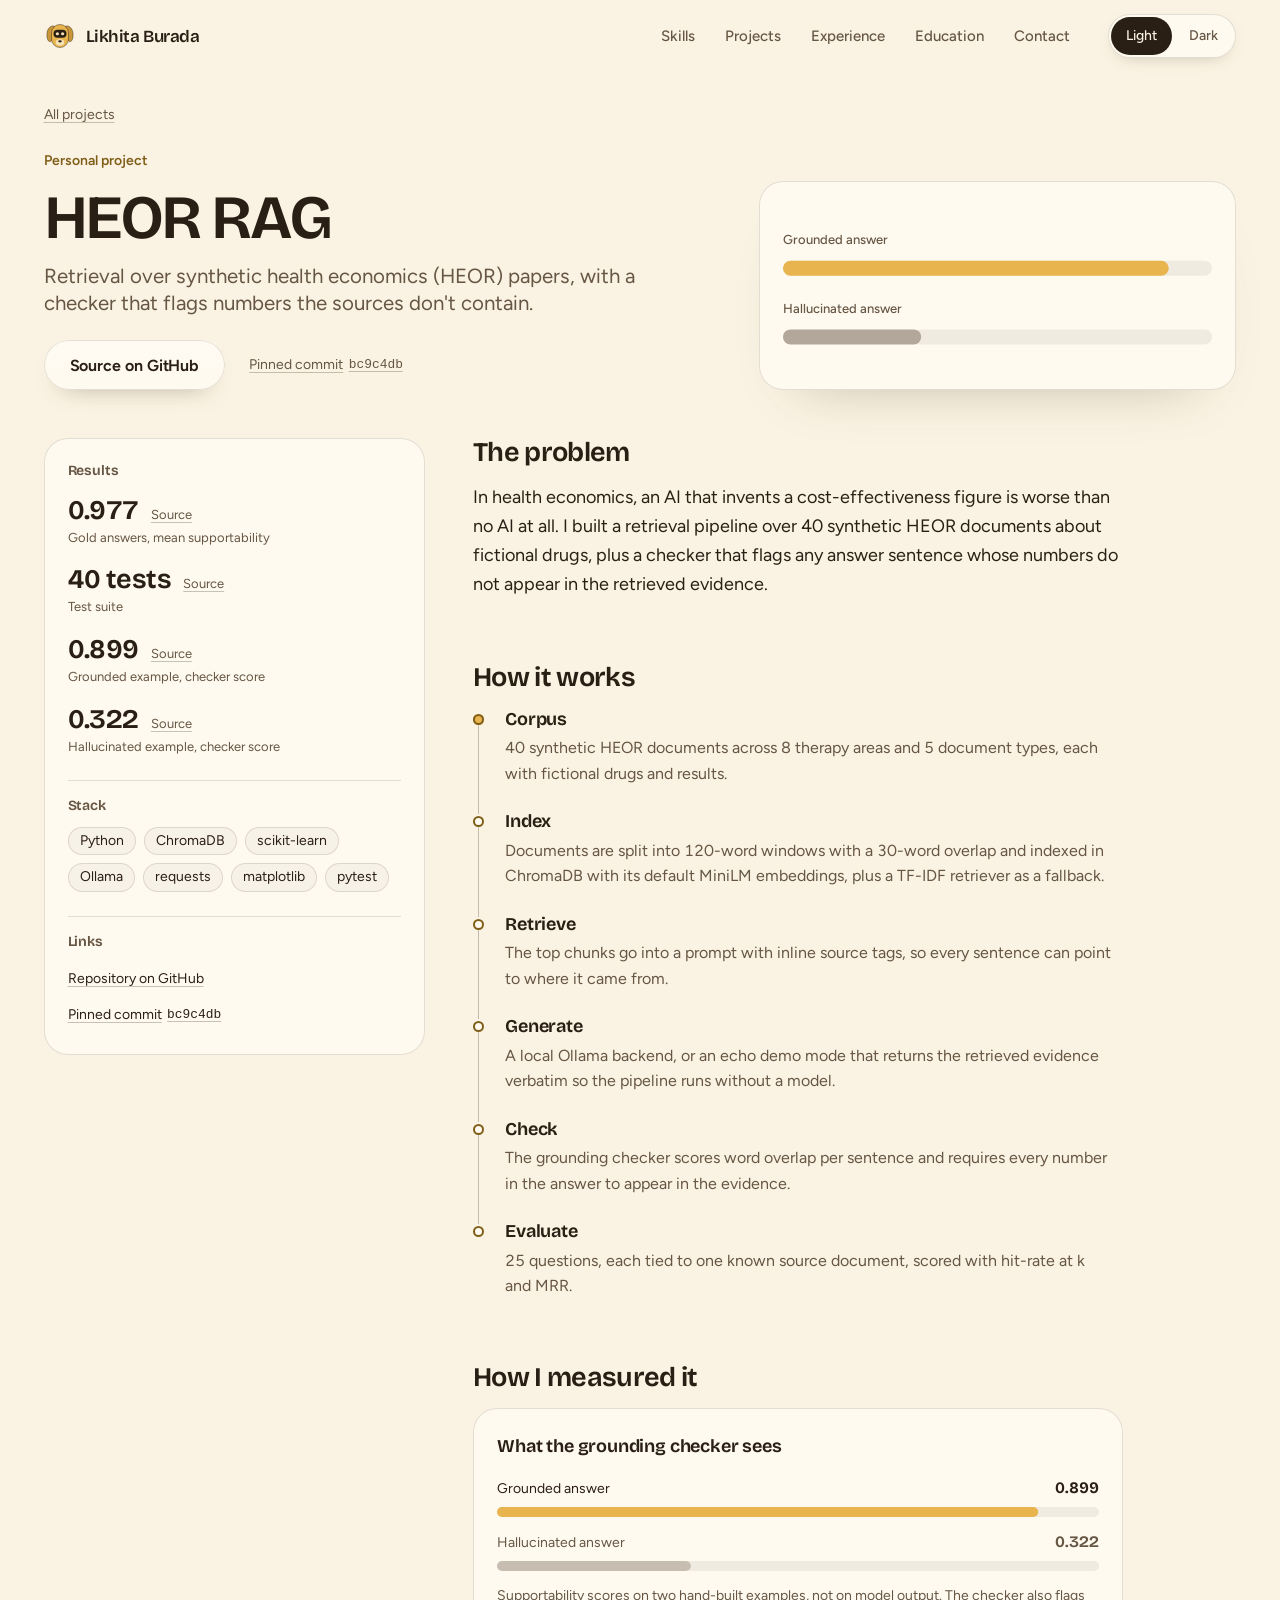
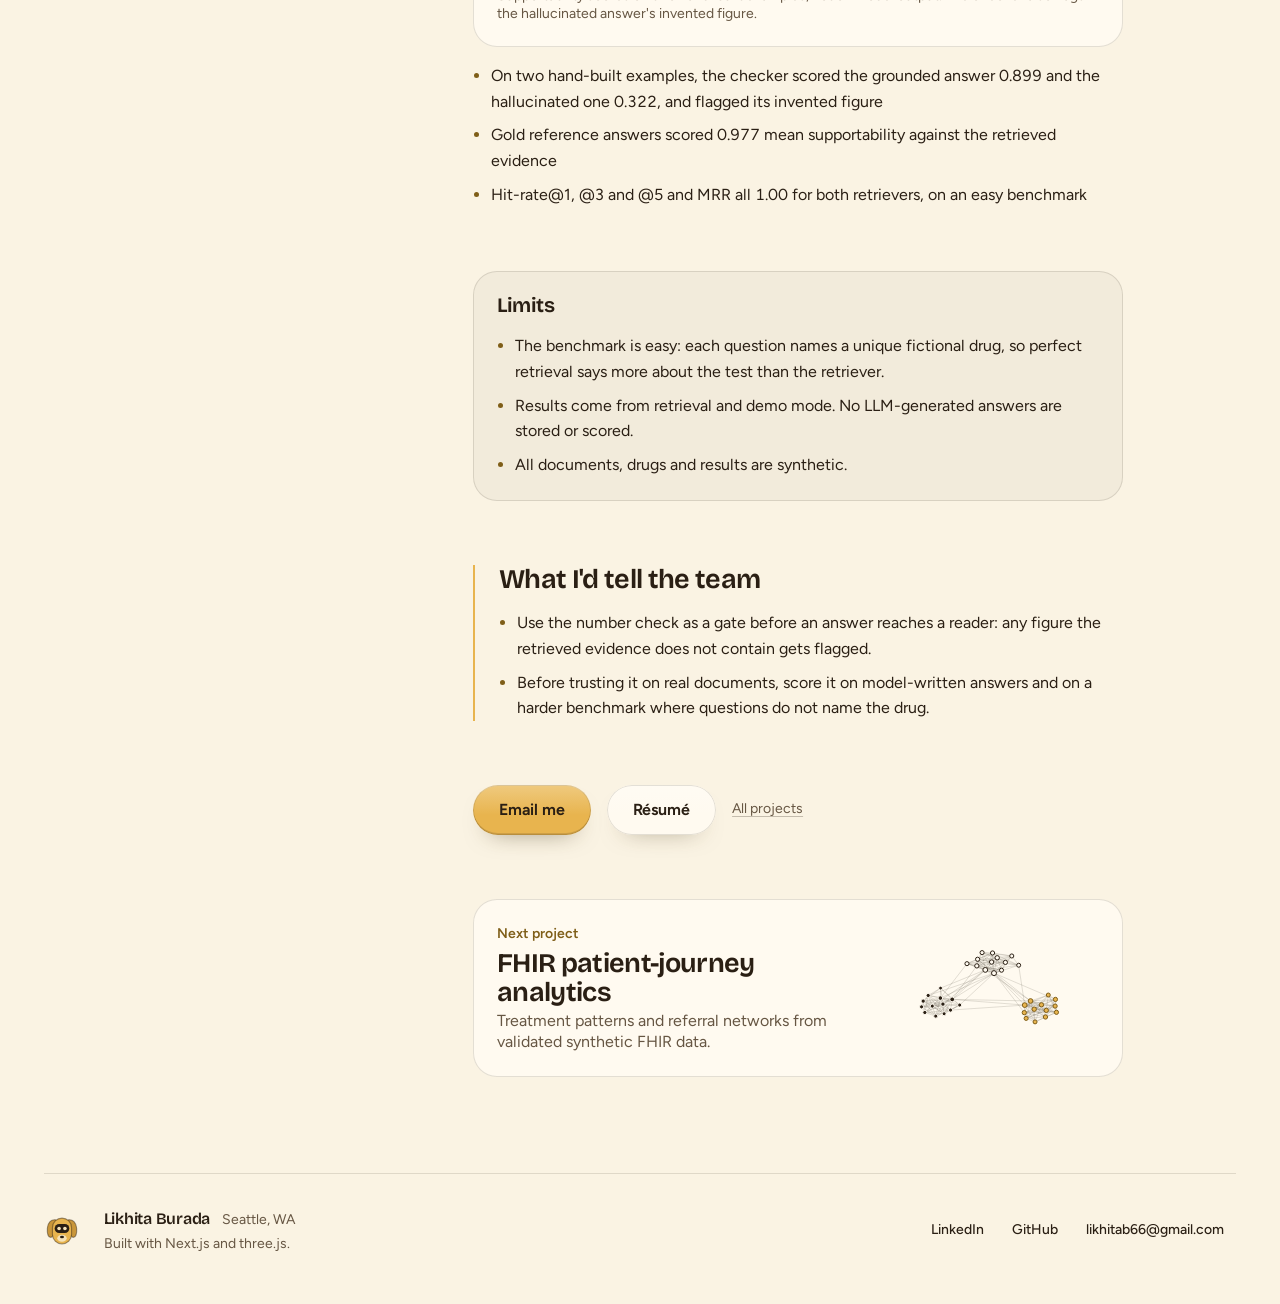
<file: work/heor-rag/index.html>
<!DOCTYPE html><html lang="en" data-theme="light" class="bricolage_2ec09e5f-module__fwNuWq__variable figtree_f8b24e01-module__NXI8bG__variable"><head><meta charSet="utf-8"/><meta name="viewport" content="width=device-width, initial-scale=1, viewport-fit=cover"/><link rel="preload" href="/_next/static/media/bricolage_grotesque_latin_wght_normal-s.p.1iqnhac4m3hwo.woff2" as="font" crossorigin="" type="font/woff2"/><link rel="preload" href="/_next/static/media/figtree_latin_wght_normal-s.p.08sr_7r2rzxl4.woff2" as="font" crossorigin="" type="font/woff2"/><link rel="stylesheet" href="/_next/static/chunks/2j8gm1x1oek_9.css" data-precedence="next"/><link rel="stylesheet" href="/_next/static/chunks/0zg83_ffbmeaz.css" data-precedence="next"/><link rel="stylesheet" href="/_next/static/chunks/0le0-naqpan9m.css" data-precedence="next"/><link rel="stylesheet" href="/_next/static/chunks/3o333fs8it99a.css" data-precedence="next"/><link rel="preload" as="script" fetchPriority="low" href="/_next/static/chunks/310vm2bl3xxpt.js"/><script src="/_next/static/chunks/19mx3mg6lkumu.js" async=""></script><script src="/_next/static/chunks/1rj7ns8rte9vc.js" async=""></script><script src="/_next/static/chunks/3bb0qu0wuhwr1.js" async=""></script><script src="/_next/static/chunks/turbopack-2e-a58cdyjr05.js" async=""></script><script src="/_next/static/chunks/3fntmmi971322.js" async=""></script><script src="/_next/static/chunks/3ltrnb7bc44mw.js" async=""></script><script src="/_next/static/chunks/3dwlwtl0x1_8-.js" async=""></script><meta name="theme-color" content="#FAF3E3" media="(prefers-color-scheme: light)"/><meta name="theme-color" content="#FAF3E3" media="(prefers-color-scheme: dark)"/><meta name="color-scheme" content="light"/><title>HEOR RAG | Likhita Burada</title><meta name="description" content="Retrieval over synthetic health economics (HEOR) papers, with a checker that flags numbers the sources don&#x27;t contain. How it works, what I measured and where…"/><meta name="application-name" content="Likhita Burada"/><link rel="author" href="https://likhitab66.github.io"/><meta name="author" content="Likhita Burada"/><link rel="canonical" href="https://likhitab66.github.io/work/heor-rag/"/><meta property="og:title" content="HEOR RAG | Likhita Burada"/><meta property="og:description" content="Retrieval over synthetic health economics (HEOR) papers, with a checker that flags numbers the sources don&#x27;t contain. How it works, what I measured and where…"/><meta property="og:url" content="https://likhitab66.github.io/work/heor-rag/"/><meta property="og:site_name" content="Likhita Burada"/><meta property="og:image" content="https://likhitab66.github.io/og.jpg"/><meta property="og:image:width" content="2400"/><meta property="og:image:height" content="1260"/><meta property="og:image:alt" content="Goldie, a glossy golden robot pup, next to the name Likhita Burada"/><meta property="og:type" content="article"/><meta name="twitter:card" content="summary_large_image"/><meta name="twitter:title" content="HEOR RAG | Likhita Burada"/><meta name="twitter:description" content="Retrieval over synthetic health economics (HEOR) papers, with a checker that flags numbers the sources don&#x27;t contain. How it works, what I measured and where…"/><meta name="twitter:image" content="https://likhitab66.github.io/og.jpg"/><meta name="twitter:image:alt" content="Goldie, a glossy golden robot pup, next to the name Likhita Burada"/><meta name="twitter:image:width" content="2400"/><meta name="twitter:image:height" content="1260"/><link rel="icon" href="/icon.svg?icon.1v-ungnn4yhq-.svg" sizes="any" type="image/svg+xml"/><link rel="apple-touch-icon" href="/apple-icon.png?apple-icon.13rzr7wyc-vd0.png" sizes="180x180" type="image/png"/><meta name="next-size-adjust" content=""/><script>(function(){var d=document.documentElement;d.setAttribute('data-js','');try{if(localStorage.getItem('theme')==='dark'){d.setAttribute('data-theme','dark')}}catch(e){}})();</script><script src="/_next/static/chunks/0cz1d0mv5g_q7.js" noModule=""></script></head><body><div hidden=""><!--$--><!--/$--></div><a class="skip" href="#main">Skip to content</a><header class="topbar"><div class="topbar__inner wrap"><a class="topbar__name" aria-label="Likhita Burada, home page" href="/"><svg class="goldie-mark" width="32" height="32" viewBox="0 0 32 32" aria-hidden="true" focusable="false"><path class="goldie-mark__ear" d="M10 6C6.5 5.6 3.4 8.4 3 13.5c-.3 4.1.6 7.5 2.6 8.1 1.8.5 2.8-2 3.3-4.8l2-8.4c.3-1.4 0-2.3-.9-2.4Z"></path><path class="goldie-mark__ear" d="M22 6c3.5-.4 6.6 2.4 7 7.5.3 4.1-.6 7.5-2.6 8.1-1.8.5-2.8-2-3.3-4.8l-2-8.4c-.3-1.4 0-2.3.9-2.4Z"></path><rect class="goldie-mark__head" x="7.5" y="4.5" width="17" height="23" rx="8.5"></rect><rect class="goldie-mark__visor" x="9.5" y="9.75" width="13" height="8" rx="4"></rect><circle class="goldie-mark__eye" cx="13.4" cy="13.75" r="1.6"></circle><circle class="goldie-mark__eye" cx="18.6" cy="13.75" r="1.6"></circle><ellipse class="goldie-mark__muzzle" cx="16" cy="22.4" rx="4.2" ry="3.1"></ellipse><ellipse class="goldie-mark__nose" cx="16" cy="21.3" rx="1.8" ry="1.15"></ellipse></svg><span>Likhita Burada</span></a><nav class="topbar__nav" aria-label="Sections"><ul class="topbar__links" role="list"><li><a class="topbar__link" href="/#skills">Skills</a></li><li><a class="topbar__link" href="/#projects">Projects</a></li><li><a class="topbar__link" href="/#experience">Experience</a></li><li><a class="topbar__link" href="/#education">Education</a></li><li><a class="topbar__link" href="/#contact">Contact</a></li></ul></nav><div class="theme-switch needs-js topbar__theme" role="group" aria-label="Colour theme"><button type="button" class="theme-switch__btn" aria-pressed="false">Light</button><button type="button" class="theme-switch__btn" aria-pressed="false">Dark</button></div><details class="menu"><summary class="menu__button">Menu<span class="menu__icon" aria-hidden="true"><span></span><span></span></span></summary><div class="menu__panel shell"><div class="menu__core core"><nav aria-label="Sections"><ul class="menu__list" role="list"><li><a class="menu__link" href="/#skills">Skills</a></li><li><a class="menu__link" href="/#projects">Projects</a></li><li><a class="menu__link" href="/#experience">Experience</a></li><li><a class="menu__link" href="/#education">Education</a></li><li><a class="menu__link" href="/#contact">Contact</a></li></ul></nav><div class="theme-switch needs-js menu__theme" role="group" aria-label="Colour theme"><button type="button" class="theme-switch__btn" aria-pressed="false">Light</button><button type="button" class="theme-switch__btn" aria-pressed="false">Dark</button></div></div></div></details></div></header><main id="main" tabindex="-1" class="case" data-case="heor-rag"><div class="wrap"><header class="case-head"><div class="case-head__text"><a class="case-head__back" href="/#projects">All projects</a><p class="case-head__kind">Personal project</p><h1 class="case-head__name">HEOR RAG</h1><p class="case-head__tagline">Retrieval over synthetic health economics (HEOR) papers, with a checker that flags numbers the sources don&#x27;t contain.</p><div class="case-head__links"><a class="btn btn-secondary" href="https://github.com/Likhitab66/heor-rag-llm" target="_blank" rel="noopener noreferrer">Source on GitHub</a><a class="case-head__pin" href="https://github.com/Likhitab66/heor-rag-llm/tree/bc9c4dbd1003e1b41b308f1bdfde7b01f50c5262" target="_blank" rel="noopener noreferrer">Pinned commit<!-- --> <span class="case-sha" data-nc="commit">bc9c4db</span></a></div></div><div class="case-head__frame"><div class="pj-cover" data-cover="heor-rag" aria-hidden="true"><svg viewBox="0 0 400 150" preserveAspectRatio="none" focusable="false"><g><rect class="pj-cover__track" x="0" y="52" width="400" height="14" rx="7"></rect><rect class="pj-cover__bar" x="0" y="52" width="359.6" height="14" rx="7"></rect></g><g><rect class="pj-cover__track" x="0" y="116" width="400" height="14" rx="7"></rect><rect class="pj-cover__bar pj-cover__bar--muted" x="0" y="116" width="128.8" height="14" rx="7"></rect></g></svg><span class="pj-cover__label" data-align="start" style="left:0%;top:17.3%">Grounded answer</span><span class="pj-cover__label" data-align="start" style="left:0%;top:60%">Hallucinated answer</span></div></div></header><div class="case-grid"><aside class="case-facts" aria-label="Facts"><h2 class="case-facts__title">Results</h2><dl class="case-facts__results"><div class="case-facts__result"><dt>Gold answers, mean supportability</dt><dd><span class="claim-module__yLOVoG__claim case-facts__value" data-claim="heor-supportability" data-basis="repo" data-framing="hers">0.977</span><a class="case-facts__source" href="https://github.com/Likhitab66/heor-rag-llm/blob/bc9c4dbd1003e1b41b308f1bdfde7b01f50c5262/README.md?plain=1#L135" target="_blank" rel="noopener noreferrer" aria-label="Source for Gold answers, mean supportability">Source</a></dd></div><div class="case-facts__result"><dt>Test suite</dt><dd><span class="claim-module__yLOVoG__claim case-facts__value" data-claim="heor-tests" data-basis="repo" data-framing="hers">40 tests</span><a class="case-facts__source" href="https://github.com/Likhitab66/heor-rag-llm/blob/bc9c4dbd1003e1b41b308f1bdfde7b01f50c5262/README.md?plain=1#L59" target="_blank" rel="noopener noreferrer" aria-label="Source for Test suite">Source</a></dd></div><div class="case-facts__result"><dt>Grounded example, checker score</dt><dd><span class="claim-module__yLOVoG__claim case-facts__value" data-claim="heor-grounded" data-basis="repo" data-framing="hers">0.899</span><a class="case-facts__source" href="https://github.com/Likhitab66/heor-rag-llm/blob/bc9c4dbd1003e1b41b308f1bdfde7b01f50c5262/README.md?plain=1#L150" target="_blank" rel="noopener noreferrer" aria-label="Source for Grounded example, checker score">Source</a></dd></div><div class="case-facts__result"><dt>Hallucinated example, checker score</dt><dd><span class="claim-module__yLOVoG__claim case-facts__value" data-claim="heor-hallucinated" data-basis="repo" data-framing="hers">0.322</span><a class="case-facts__source" href="https://github.com/Likhitab66/heor-rag-llm/blob/bc9c4dbd1003e1b41b308f1bdfde7b01f50c5262/README.md?plain=1#L151" target="_blank" rel="noopener noreferrer" aria-label="Source for Hallucinated example, checker score">Source</a></dd></div></dl><h2 class="case-facts__title">Stack</h2><ul class="case-facts__stack" role="list"><li>Python</li><li>ChromaDB</li><li>scikit-learn</li><li>Ollama</li><li>requests</li><li>matplotlib</li><li>pytest</li></ul><h2 class="case-facts__title">Links</h2><ul class="case-facts__links" role="list"><li><a href="https://github.com/Likhitab66/heor-rag-llm" target="_blank" rel="noopener noreferrer">Repository on GitHub</a></li><li><a href="https://github.com/Likhitab66/heor-rag-llm/tree/bc9c4dbd1003e1b41b308f1bdfde7b01f50c5262" target="_blank" rel="noopener noreferrer">Pinned commit<!-- --> <span class="case-sha" data-nc="commit">bc9c4db</span></a></li></ul></aside><div class="case-main"><section id="problem" class="case-block" aria-labelledby="case-problem-title"><h2 id="case-problem-title" class="case-block__title">The problem</h2><p class="case-block__text">In health economics, an AI that invents a cost-effectiveness figure is worse than no AI at all. I built a retrieval pipeline over <span class="claim-module__yLOVoG__claim" data-claim="heor-corpus" data-basis="repo" data-framing="hers">40 synthetic HEOR documents</span> about fictional drugs, plus a checker that flags any answer sentence whose numbers do not appear in the retrieved evidence.</p></section><section id="pipeline" class="case-block" aria-labelledby="case-pipeline-title"><h2 id="case-pipeline-title" class="case-block__title">How it works</h2><ol class="case-steps" role="list"><li class="case-steps__step"><h3 class="case-steps__label">Corpus</h3><p class="case-steps__detail"><span class="claim-module__yLOVoG__claim" data-claim="heor-corpus" data-basis="repo" data-framing="hers">40 synthetic HEOR documents</span> across <span class="claim-module__yLOVoG__claim" data-claim="heor-areas" data-basis="repo" data-framing="hers">8 therapy areas</span> and <span class="claim-module__yLOVoG__claim" data-claim="heor-doctypes" data-basis="repo" data-framing="hers">5 document types</span>, each with fictional drugs and results.</p></li><li class="case-steps__step"><h3 class="case-steps__label">Index</h3><p class="case-steps__detail">Documents are split into <span class="claim-module__yLOVoG__claim" data-claim="heor-chunks" data-basis="repo" data-framing="hers">120-word windows with a 30-word overlap</span> and indexed in ChromaDB with its default MiniLM embeddings, plus a TF-IDF retriever as a fallback.</p></li><li class="case-steps__step"><h3 class="case-steps__label">Retrieve</h3><p class="case-steps__detail">The top chunks go into a prompt with inline source tags, so every sentence can point to where it came from.</p></li><li class="case-steps__step"><h3 class="case-steps__label">Generate</h3><p class="case-steps__detail">A local Ollama backend, or an echo demo mode that returns the retrieved evidence verbatim so the pipeline runs without a model.</p></li><li class="case-steps__step"><h3 class="case-steps__label">Check</h3><p class="case-steps__detail">The grounding checker scores word overlap per sentence and requires every number in the answer to appear in the evidence.</p></li><li class="case-steps__step"><h3 class="case-steps__label">Evaluate</h3><p class="case-steps__detail"><span class="claim-module__yLOVoG__claim" data-claim="heor-questions" data-basis="repo" data-framing="hers">25 questions</span>, each tied to one known source document, scored with hit-rate at k and MRR.</p></li></ol></section><section id="measured" class="case-block" aria-labelledby="case-measured-title"><h2 id="case-measured-title" class="case-block__title">How I measured it</h2><figure class="rf" data-figure="bars" aria-labelledby="fig-heor-rag-title"><p id="fig-heor-rag-title" class="rf__title">What the grounding checker sees</p><div class="rf__plot"><svg class="rf-bars" width="100%" height="94" aria-hidden="true" focusable="false"><g class="rf-bars__row rf-bars__row--accent"><text class="rf-bars__label" x="0" y="16">Grounded answer</text><text class="rf-bars__value" x="100%" y="16" text-anchor="end" data-claim="heor-grounded" data-basis="repo" data-framing="hers">0.899</text><rect class="rf-bars__track" x="0" y="30" width="100%" height="10" rx="5"></rect><rect class="rf-bars__fill" x="0" y="30" width="89.9%" height="10" rx="5"></rect></g><g class="rf-bars__row rf-bars__row--muted"><text class="rf-bars__label" x="0" y="70">Hallucinated answer</text><text class="rf-bars__value" x="100%" y="70" text-anchor="end" data-claim="heor-hallucinated" data-basis="repo" data-framing="hers">0.322</text><rect class="rf-bars__track" x="0" y="84" width="100%" height="10" rx="5"></rect><rect class="rf-bars__fill" x="0" y="84" width="32.2%" height="10" rx="5"></rect></g></svg></div><div class="sr-only"><table><caption>The figure as a table</caption><thead><tr><th scope="col">Measure</th><th scope="col">Value</th></tr></thead><tbody><tr><th scope="row">Grounded answer</th><td><span class="claim-module__yLOVoG__claim" data-claim="heor-grounded" data-basis="repo" data-framing="hers">0.899</span></td></tr><tr><th scope="row">Hallucinated answer</th><td><span class="claim-module__yLOVoG__claim" data-claim="heor-hallucinated" data-basis="repo" data-framing="hers">0.322</span></td></tr></tbody></table></div><figcaption class="rf__caption">Supportability scores on <span class="claim-module__yLOVoG__claim" data-claim="heor-examples" data-basis="repo" data-framing="hers">two hand-built examples</span>, not on model output. The checker also flags the hallucinated answer&#x27;s invented figure.</figcaption></figure><ul class="case-list"><li>On <span class="claim-module__yLOVoG__claim" data-claim="heor-examples" data-basis="repo" data-framing="hers">two hand-built examples</span>, the checker scored the grounded answer <span class="claim-module__yLOVoG__claim" data-claim="heor-grounded" data-basis="repo" data-framing="hers">0.899</span> and the hallucinated one <span class="claim-module__yLOVoG__claim" data-claim="heor-hallucinated" data-basis="repo" data-framing="hers">0.322</span>, and flagged its invented figure</li><li>Gold reference answers scored <span class="claim-module__yLOVoG__claim" data-claim="heor-supportability" data-basis="repo" data-framing="hers">0.977</span> mean supportability against the retrieved evidence</li><li><span data-nc="name">Hit-rate@1, @3 and @5</span> and MRR all <span class="claim-module__yLOVoG__claim" data-claim="heor-retrieval" data-basis="repo" data-framing="hers">1.00</span> for both retrievers, on an easy benchmark</li></ul></section><section id="limits" class="case-block case-limits" aria-labelledby="case-limits-title"><h2 id="case-limits-title" class="case-block__title">Limits</h2><ul class="case-list"><li>The benchmark is easy: each question names a unique fictional drug, so perfect retrieval says more about the test than the retriever.</li><li>Results come from retrieval and demo mode. No LLM-generated answers are stored or scored.</li><li>All documents, drugs and results are synthetic.</li></ul></section><section id="decision" class="case-block case-decision" aria-labelledby="case-decision-title"><h2 id="case-decision-title" class="case-block__title">What I&#x27;d tell the team</h2><ul class="case-list"><li>Use the number check as a gate before an answer reaches a reader: any figure the retrieved evidence does not contain gets flagged.</li><li>Before trusting it on real documents, score it on model-written answers and on a harder benchmark where questions do not name the drug.</li></ul></section><nav class="case-reach" aria-label="Reach me"><a class="btn btn-primary" href="mailto:likhitab66@gmail.com">Email me</a><a class="btn btn-secondary" href="/Likhita_Burada_Resume.pdf" target="_blank" rel="noopener" aria-describedby="case-new-tab">Résumé</a><a class="case-reach__back" href="/#projects">All projects</a><span id="case-new-tab" hidden="">opens in a new tab</span></nav><nav class="case-next" aria-label="Next project"><div class="case-next__card"><div class="case-next__text"><p class="case-next__label">Next project</p><a class="case-next__link case-next__name" data-eager="0.6" href="/work/fhir-journeys/">FHIR patient-journey analytics</a><p class="case-next__tagline">Treatment patterns and referral networks from validated synthetic FHIR data.</p></div><div class="pj-cover case-next__cover" data-cover="fhir-journeys" aria-hidden="true"><svg viewBox="0 0 400 150" preserveAspectRatio="xMidYMid meet" focusable="false"><g class="pj-net__edges"><line x1="264.92" y1="107.47" x2="275.53" y2="99.97"></line><line x1="193.23" y1="43.48" x2="214.9" y2="21.44"></line><line x1="275.53" y1="99.97" x2="320.79" y2="97.09"></line><line x1="209.1" y1="49.32" x2="179.29" y2="24.12"></line><line x1="193.23" y1="43.48" x2="159.94" y2="32.11"></line><line x1="111.56" y1="94.69" x2="111.94" y2="76.57"></line><line x1="111.56" y1="94.69" x2="130.03" y2="116.55"></line><line x1="275.53" y1="99.97" x2="295.41" y2="106.88"></line><line x1="111.56" y1="94.69" x2="89.44" y2="89.96"></line><line x1="264.92" y1="107.47" x2="267.51" y2="131.62"></line><line x1="264.92" y1="107.47" x2="282.18" y2="114.87"></line><line x1="111.56" y1="94.69" x2="133.09" y2="97.1"></line><line x1="275.53" y1="99.97" x2="283.75" y2="138"></line><line x1="209.1" y1="49.32" x2="241.38" y2="18.14"></line><line x1="193.23" y1="43.48" x2="187.42" y2="12"></line><line x1="193.23" y1="43.48" x2="179.29" y2="24.12"></line><line x1="209.1" y1="49.32" x2="177.87" y2="36.17"></line><line x1="133.09" y1="97.1" x2="116.25" y2="105.61"></line><line x1="133.09" y1="97.1" x2="80.34" y2="100.2"></line><line x1="111.56" y1="94.69" x2="146.69" y2="107.37"></line><line x1="193.23" y1="43.48" x2="241.38" y2="18.14"></line><line x1="209.1" y1="49.32" x2="214.9" y2="21.44"></line><line x1="133.09" y1="97.1" x2="83.36" y2="120.92"></line><line x1="209.1" y1="49.32" x2="159.94" y2="32.11"></line><line x1="111.56" y1="94.69" x2="80.34" y2="100.2"></line><line x1="209.1" y1="49.32" x2="187.42" y2="12"></line><line x1="264.92" y1="107.47" x2="264.17" y2="121.17"></line><line x1="209.1" y1="49.32" x2="206.44" y2="12.7"></line><line x1="111.56" y1="94.69" x2="118.42" y2="123.18"></line><line x1="193.23" y1="43.48" x2="177.87" y2="36.17"></line><line x1="193.23" y1="43.48" x2="229.84" y2="29.82"></line><line x1="275.53" y1="99.97" x2="304.18" y2="117.06"></line><line x1="264.92" y1="107.47" x2="283.75" y2="138"></line><line x1="193.23" y1="43.48" x2="204.79" y2="29.18"></line><line x1="264.92" y1="107.47" x2="322.62" y2="120.6"></line><line x1="264.92" y1="107.47" x2="304.18" y2="117.06"></line><line x1="111.56" y1="94.69" x2="96.86" y2="109.31"></line><line x1="275.53" y1="99.97" x2="307.82" y2="89.15"></line><line x1="193.23" y1="43.48" x2="222.74" y2="44.02"></line><line x1="111.56" y1="94.69" x2="83.36" y2="120.92"></line><line x1="275.53" y1="99.97" x2="322.62" y2="120.6"></line><line x1="133.09" y1="97.1" x2="130.03" y2="116.55"></line><line x1="193.23" y1="43.48" x2="206.44" y2="12.7"></line><line x1="264.92" y1="107.47" x2="302.64" y2="129.07"></line><line x1="133.09" y1="97.1" x2="96.86" y2="109.31"></line><line x1="275.53" y1="99.97" x2="302.64" y2="129.07"></line><line x1="209.1" y1="49.32" x2="222.74" y2="44.02"></line><line x1="209.1" y1="49.32" x2="204.79" y2="29.18"></line><line x1="209.1" y1="49.32" x2="253.97" y2="34.98"></line><line x1="133.09" y1="97.1" x2="146.69" y2="107.37"></line><line x1="133.09" y1="97.1" x2="118.42" y2="123.18"></line><line x1="133.09" y1="97.1" x2="89.44" y2="89.96"></line><line x1="111.56" y1="94.69" x2="116.25" y2="105.61"></line><line x1="111.56" y1="94.69" x2="77.38" y2="110.6"></line><line x1="209.1" y1="49.32" x2="229.84" y2="29.82"></line><line x1="133.09" y1="97.1" x2="111.94" y2="76.57"></line><line x1="133.09" y1="97.1" x2="103.2" y2="127.5"></line><line x1="264.92" y1="107.47" x2="320.23" y2="109.22"></line><line x1="193.23" y1="43.48" x2="209.1" y2="49.32"></line><line x1="264.92" y1="107.47" x2="295.41" y2="106.88"></line><line x1="275.53" y1="99.97" x2="320.23" y2="109.22"></line><line x1="159.94" y1="32.11" x2="204.79" y2="29.18"></line><line x1="304.18" y1="117.06" x2="267.51" y2="131.62"></line><line x1="241.38" y1="18.14" x2="253.97" y2="34.98"></line><line x1="295.41" y1="106.88" x2="264.17" y2="121.17"></line><line x1="264.92" y1="107.47" x2="320.79" y2="97.09"></line><line x1="89.44" y1="89.96" x2="118.42" y2="123.18"></line><line x1="83.36" y1="120.92" x2="96.86" y2="109.31"></line><line x1="159.94" y1="32.11" x2="177.87" y2="36.17"></line><line x1="80.34" y1="100.2" x2="89.44" y2="89.96"></line><line x1="206.44" y1="12.7" x2="177.87" y2="36.17"></line><line x1="264.92" y1="107.47" x2="307.82" y2="89.15"></line><line x1="89.44" y1="89.96" x2="96.86" y2="109.31"></line><line x1="204.79" y1="29.18" x2="214.9" y2="21.44"></line><line x1="111.56" y1="94.69" x2="103.2" y2="127.5"></line><line x1="89.44" y1="89.96" x2="111.94" y2="76.57"></line><line x1="204.79" y1="29.18" x2="229.84" y2="29.82"></line><line x1="103.2" y1="127.5" x2="96.86" y2="109.31"></line><line x1="302.64" y1="129.07" x2="320.23" y2="109.22"></line><line x1="89.44" y1="89.96" x2="130.03" y2="116.55"></line><line x1="295.41" y1="106.88" x2="267.51" y2="131.62"></line><line x1="295.41" y1="106.88" x2="282.18" y2="114.87"></line><line x1="320.79" y1="97.09" x2="282.18" y2="114.87"></line><line x1="275.53" y1="99.97" x2="264.17" y2="121.17"></line><line x1="187.42" y1="12" x2="177.87" y2="36.17"></line><line x1="307.82" y1="89.15" x2="322.62" y2="120.6"></line><line x1="80.34" y1="100.2" x2="103.2" y2="127.5"></line><line x1="116.25" y1="105.61" x2="130.03" y2="116.55"></line><line x1="253.97" y1="34.98" x2="214.9" y2="21.44"></line><line x1="302.64" y1="129.07" x2="267.51" y2="131.62"></line><line x1="103.2" y1="127.5" x2="116.25" y2="105.61"></line><line x1="204.79" y1="29.18" x2="177.87" y2="36.17"></line><line x1="146.69" y1="107.37" x2="77.38" y2="110.6"></line><line x1="283.75" y1="138" x2="322.62" y2="120.6"></line><line x1="116.25" y1="105.61" x2="111.94" y2="76.57"></line><line x1="304.18" y1="117.06" x2="322.62" y2="120.6"></line><line x1="177.87" y1="36.17" x2="179.29" y2="24.12"></line><line x1="204.79" y1="29.18" x2="187.42" y2="12"></line><line x1="229.84" y1="29.82" x2="177.87" y2="36.17"></line><line x1="187.42" y1="12" x2="229.84" y2="29.82"></line><line x1="283.75" y1="138" x2="282.18" y2="114.87"></line><line x1="264.17" y1="121.17" x2="267.51" y2="131.62"></line><line x1="133.09" y1="97.1" x2="77.38" y2="110.6"></line><line x1="282.18" y1="114.87" x2="267.51" y2="131.62"></line><line x1="320.79" y1="97.09" x2="322.62" y2="120.6"></line><line x1="304.18" y1="117.06" x2="320.23" y2="109.22"></line><line x1="320.79" y1="97.09" x2="304.18" y2="117.06"></line><line x1="241.38" y1="18.14" x2="214.9" y2="21.44"></line><line x1="206.44" y1="12.7" x2="253.97" y2="34.98"></line><line x1="83.36" y1="120.92" x2="77.38" y2="110.6"></line><line x1="204.79" y1="29.18" x2="253.97" y2="34.98"></line><line x1="204.79" y1="29.18" x2="222.74" y2="44.02"></line><line x1="206.44" y1="12.7" x2="179.29" y2="24.12"></line><line x1="275.53" y1="99.97" x2="267.51" y2="131.62"></line><line x1="80.34" y1="100.2" x2="96.86" y2="109.31"></line><line x1="229.84" y1="29.82" x2="222.74" y2="44.02"></line><line x1="103.2" y1="127.5" x2="77.38" y2="110.6"></line><line x1="83.36" y1="120.92" x2="130.03" y2="116.55"></line><line x1="159.94" y1="32.11" x2="179.29" y2="24.12"></line><line x1="146.69" y1="107.37" x2="118.42" y2="123.18"></line><line x1="320.23" y1="109.22" x2="307.82" y2="89.15"></line><line x1="77.38" y1="110.6" x2="89.44" y2="89.96"></line><line x1="159.94" y1="32.11" x2="214.9" y2="21.44"></line><line x1="206.44" y1="12.7" x2="204.79" y2="29.18"></line><line x1="320.23" y1="109.22" x2="322.62" y2="120.6"></line><line x1="77.38" y1="110.6" x2="130.03" y2="116.55"></line><line x1="283.75" y1="138" x2="264.17" y2="121.17"></line><line x1="159.94" y1="32.11" x2="222.74" y2="44.02"></line><line x1="295.41" y1="106.88" x2="307.82" y2="89.15"></line><line x1="83.36" y1="120.92" x2="118.42" y2="123.18"></line><line x1="253.97" y1="34.98" x2="229.84" y2="29.82"></line><line x1="302.64" y1="129.07" x2="283.75" y2="138"></line><line x1="187.42" y1="12" x2="179.29" y2="24.12"></line><line x1="304.18" y1="117.06" x2="307.82" y2="89.15"></line><line x1="320.23" y1="109.22" x2="264.17" y2="121.17"></line><line x1="320.79" y1="97.09" x2="307.82" y2="89.15"></line><line x1="283.75" y1="138" x2="295.41" y2="106.88"></line><line x1="302.64" y1="129.07" x2="320.79" y2="97.09"></line><line x1="193.23" y1="43.48" x2="253.97" y2="34.98"></line><line x1="103.2" y1="127.5" x2="130.03" y2="116.55"></line><line x1="275.53" y1="99.97" x2="282.18" y2="114.87"></line><line x1="83.36" y1="120.92" x2="89.44" y2="89.96"></line><line x1="146.69" y1="107.37" x2="130.03" y2="116.55"></line><line x1="193.23" y1="43.48" x2="133.09" y2="97.1"></line><line x1="302.64" y1="129.07" x2="282.18" y2="114.87"></line><line x1="320.79" y1="97.09" x2="320.23" y2="109.22"></line><line x1="241.38" y1="18.14" x2="187.42" y2="12"></line><line x1="304.18" y1="117.06" x2="264.17" y2="121.17"></line><line x1="80.34" y1="100.2" x2="130.03" y2="116.55"></line><line x1="322.62" y1="120.6" x2="264.17" y2="121.17"></line><line x1="83.36" y1="120.92" x2="80.34" y2="100.2"></line><line x1="302.64" y1="129.07" x2="264.17" y2="121.17"></line><line x1="159.94" y1="32.11" x2="206.44" y2="12.7"></line><line x1="241.38" y1="18.14" x2="222.74" y2="44.02"></line><line x1="302.64" y1="129.07" x2="295.41" y2="106.88"></line><line x1="282.18" y1="114.87" x2="264.17" y2="121.17"></line><line x1="77.38" y1="110.6" x2="116.25" y2="105.61"></line><line x1="302.64" y1="129.07" x2="304.18" y2="117.06"></line><line x1="116.25" y1="105.61" x2="96.86" y2="109.31"></line><line x1="118.42" y1="123.18" x2="96.86" y2="109.31"></line><line x1="214.9" y1="21.44" x2="222.74" y2="44.02"></line><line x1="295.41" y1="106.88" x2="304.18" y2="117.06"></line><line x1="307.82" y1="89.15" x2="282.18" y2="114.87"></line><line x1="320.79" y1="97.09" x2="295.41" y2="106.88"></line><line x1="116.25" y1="105.61" x2="118.42" y2="123.18"></line><line x1="146.69" y1="107.37" x2="116.25" y2="105.61"></line><line x1="264.92" y1="107.47" x2="133.09" y2="97.1"></line><line x1="214.9" y1="21.44" x2="177.87" y2="36.17"></line><line x1="229.84" y1="29.82" x2="179.29" y2="24.12"></line><line x1="83.36" y1="120.92" x2="103.2" y2="127.5"></line><line x1="241.38" y1="18.14" x2="229.84" y2="29.82"></line><line x1="177.87" y1="36.17" x2="222.74" y2="44.02"></line><line x1="229.84" y1="29.82" x2="214.9" y2="21.44"></line><line x1="304.18" y1="117.06" x2="282.18" y2="114.87"></line><line x1="302.64" y1="129.07" x2="322.62" y2="120.6"></line><line x1="83.36" y1="120.92" x2="116.25" y2="105.61"></line><line x1="80.34" y1="100.2" x2="111.94" y2="76.57"></line><line x1="295.41" y1="106.88" x2="320.23" y2="109.22"></line><line x1="214.9" y1="21.44" x2="179.29" y2="24.12"></line><line x1="275.53" y1="99.97" x2="133.09" y2="97.1"></line><line x1="193.23" y1="43.48" x2="275.53" y2="99.97"></line><line x1="80.34" y1="100.2" x2="116.25" y2="105.61"></line><line x1="80.34" y1="100.2" x2="77.38" y2="110.6"></line><line x1="206.44" y1="12.7" x2="214.9" y2="21.44"></line><line x1="241.38" y1="18.14" x2="204.79" y2="29.18"></line><line x1="322.62" y1="120.6" x2="282.18" y2="114.87"></line><line x1="264.92" y1="107.47" x2="209.1" y2="49.32"></line><line x1="283.75" y1="138" x2="267.51" y2="131.62"></line><line x1="146.69" y1="107.37" x2="111.94" y2="76.57"></line><line x1="133.09" y1="97.1" x2="209.1" y2="49.32"></line><line x1="187.42" y1="12" x2="214.9" y2="21.44"></line><line x1="241.38" y1="18.14" x2="206.44" y2="12.7"></line><line x1="204.79" y1="29.18" x2="179.29" y2="24.12"></line><line x1="193.23" y1="43.48" x2="111.94" y2="76.57"></line><line x1="193.23" y1="43.48" x2="96.86" y2="109.31"></line><line x1="209.1" y1="49.32" x2="146.69" y2="107.37"></line><line x1="275.53" y1="99.97" x2="179.29" y2="24.12"></line><line x1="264.92" y1="107.47" x2="253.97" y2="34.98"></line><line x1="146.69" y1="107.37" x2="103.2" y2="127.5"></line><line x1="133.09" y1="97.1" x2="177.87" y2="36.17"></line><line x1="111.56" y1="94.69" x2="222.74" y2="44.02"></line><line x1="264.92" y1="107.47" x2="130.03" y2="116.55"></line><line x1="209.1" y1="49.32" x2="89.44" y2="89.96"></line><line x1="209.1" y1="49.32" x2="264.17" y2="121.17"></line><line x1="111.56" y1="94.69" x2="159.94" y2="32.11"></line><line x1="320.23" y1="109.22" x2="267.51" y2="131.62"></line><line x1="193.23" y1="43.48" x2="116.25" y2="105.61"></line><line x1="80.34" y1="100.2" x2="118.42" y2="123.18"></line><line x1="209.1" y1="49.32" x2="320.79" y2="97.09"></line><line x1="209.1" y1="49.32" x2="282.18" y2="114.87"></line><line x1="206.44" y1="12.7" x2="187.42" y2="12"></line></g><g><circle class="pj-net__node pj-net__node--c0" cx="264.92" cy="107.47" r="4.32"></circle><circle class="pj-net__node pj-net__node--c1" cx="111.56" cy="94.69" r="4.164994432064365"></circle><circle class="pj-net__node pj-net__node--c2" cx="193.23" cy="43.48" r="4.393863375370596"></circle><circle class="pj-net__node pj-net__node--c0" cx="275.53" cy="99.97" r="4.243790007724451"></circle><circle class="pj-net__node pj-net__node--c1" cx="133.09" cy="97.1" r="4.393863375370596"></circle><circle class="pj-net__node pj-net__node--c2" cx="209.1" cy="49.32" r="4.535339366124404"></circle><circle class="pj-net__node pj-net__node--c0" cx="302.64" cy="129.07" r="3.90997487421324"></circle><circle class="pj-net__node pj-net__node--c1" cx="146.69" cy="107.37" r="3.7200000000000006"></circle><circle class="pj-net__node pj-net__node--c2" cx="241.38" cy="18.14" r="3.7200000000000006"></circle><circle class="pj-net__node pj-net__node--c0" cx="283.75" cy="138" r="3.617056274847714"></circle><circle class="pj-net__node pj-net__node--c1" cx="83.36" cy="120.92" r="3.8173665961010275"></circle><circle class="pj-net__node pj-net__node--c2" cx="159.94" cy="32.11" r="3.7200000000000006"></circle><circle class="pj-net__node pj-net__node--c0" cx="320.79" cy="97.09" r="3.8173665961010275"></circle><circle class="pj-net__node pj-net__node--c1" cx="80.34" cy="100.2" r="3.90997487421324"></circle><circle class="pj-net__node pj-net__node--c2" cx="206.44" cy="12.7" r="3.8173665961010275"></circle><circle class="pj-net__node pj-net__node--c0" cx="295.41" cy="106.88" r="3.90997487421324"></circle><circle class="pj-net__node pj-net__node--c1" cx="103.2" cy="127.5" r="3.7200000000000006"></circle><circle class="pj-net__node pj-net__node--c2" cx="204.79" cy="29.18" r="3.9984609690826534"></circle><circle class="pj-net__node pj-net__node--c0" cx="304.18" cy="117.06" r="3.90997487421324"></circle><circle class="pj-net__node pj-net__node--c1" cx="77.38" cy="110.6" r="3.7200000000000006"></circle><circle class="pj-net__node pj-net__node--c2" cx="253.97" cy="34.98" r="3.617056274847714"></circle><circle class="pj-net__node pj-net__node--c0" cx="320.23" cy="109.22" r="3.8173665961010275"></circle><circle class="pj-net__node pj-net__node--c1" cx="116.25" cy="105.61" r="3.9984609690826534"></circle><circle class="pj-net__node pj-net__node--c2" cx="187.42" cy="12" r="3.7200000000000006"></circle><circle class="pj-net__node pj-net__node--c0" cx="307.82" cy="89.15" r="3.617056274847714"></circle><circle class="pj-net__node pj-net__node--c1" cx="89.44" cy="89.96" r="3.8173665961010275"></circle><circle class="pj-net__node pj-net__node--c2" cx="229.84" cy="29.82" r="3.8173665961010275"></circle><circle class="pj-net__node pj-net__node--c0" cx="322.62" cy="120.6" r="3.8173665961010275"></circle><circle class="pj-net__node pj-net__node--c1" cx="118.42" cy="123.18" r="3.617056274847714"></circle><circle class="pj-net__node pj-net__node--c2" cx="214.9" cy="21.44" r="3.9984609690826534"></circle><circle class="pj-net__node pj-net__node--c0" cx="282.18" cy="114.87" r="3.9984609690826534"></circle><circle class="pj-net__node pj-net__node--c1" cx="96.86" cy="109.31" r="3.7200000000000006"></circle><circle class="pj-net__node pj-net__node--c2" cx="177.87" cy="36.17" r="3.90997487421324"></circle><circle class="pj-net__node pj-net__node--c0" cx="264.17" cy="121.17" r="3.90997487421324"></circle><circle class="pj-net__node pj-net__node--c1" cx="130.03" cy="116.55" r="3.8173665961010275"></circle><circle class="pj-net__node pj-net__node--c2" cx="179.29" cy="24.12" r="3.8173665961010275"></circle><circle class="pj-net__node pj-net__node--c0" cx="267.51" cy="131.62" r="3.7200000000000006"></circle><circle class="pj-net__node pj-net__node--c1" cx="111.94" cy="76.57" r="3.5074507866387545"></circle><circle class="pj-net__node pj-net__node--c2" cx="222.74" cy="44.02" r="3.7200000000000006"></circle></g></svg></div></div></nav></div></div></div></main><footer class="footer" aria-label="Site footer"><div class="wrap"><div class="footer__inner"><svg class="goldie-mark footer__mark" width="36" height="36" viewBox="0 0 32 32" aria-hidden="true" focusable="false"><path class="goldie-mark__ear" d="M10 6C6.5 5.6 3.4 8.4 3 13.5c-.3 4.1.6 7.5 2.6 8.1 1.8.5 2.8-2 3.3-4.8l2-8.4c.3-1.4 0-2.3-.9-2.4Z"></path><path class="goldie-mark__ear" d="M22 6c3.5-.4 6.6 2.4 7 7.5.3 4.1-.6 7.5-2.6 8.1-1.8.5-2.8-2-3.3-4.8l-2-8.4c-.3-1.4 0-2.3.9-2.4Z"></path><rect class="goldie-mark__head" x="7.5" y="4.5" width="17" height="23" rx="8.5"></rect><rect class="goldie-mark__visor" x="9.5" y="9.75" width="13" height="8" rx="4"></rect><circle class="goldie-mark__eye" cx="13.4" cy="13.75" r="1.6"></circle><circle class="goldie-mark__eye" cx="18.6" cy="13.75" r="1.6"></circle><ellipse class="goldie-mark__muzzle" cx="16" cy="22.4" rx="4.2" ry="3.1"></ellipse><ellipse class="goldie-mark__nose" cx="16" cy="21.3" rx="1.8" ry="1.15"></ellipse></svg><div class="footer__text"><p class="footer__name">Likhita Burada<span class="footer__place">Seattle, WA</span></p><p class="footer__credit">Built with Next.js and three.js.</p></div><nav class="footer__nav" aria-label="Elsewhere"><ul class="footer__links" role="list"><li><a class="footer__link" href="https://www.linkedin.com/in/buradalikhita" target="_blank" rel="me noopener noreferrer" aria-describedby="footer-new-tab">LinkedIn</a></li><li><a class="footer__link" href="https://github.com/Likhitab66" target="_blank" rel="me noopener noreferrer" aria-describedby="footer-new-tab">GitHub</a></li><li><a class="footer__link" href="mailto:likhitab66@gmail.com">likhitab66@gmail.com</a></li></ul><span id="footer-new-tab" hidden="">opens in a new tab</span></nav></div></div></footer><!--$--><!--/$--><script src="/_next/static/chunks/310vm2bl3xxpt.js" id="_R_" async=""></script><script>(self.__next_f=self.__next_f||[]).push([0])</script><script>self.__next_f.push([1,"1:\"$Sreact.fragment\"\n2:I[39756,[\"/_next/static/chunks/3fntmmi971322.js\"],\"default\"]\n3:I[37457,[\"/_next/static/chunks/3fntmmi971322.js\"],\"default\"]\n4:I[22016,[\"/_next/static/chunks/3fntmmi971322.js\",\"/_next/static/chunks/3ltrnb7bc44mw.js\"],\"\"]\n5:I[17875,[\"/_next/static/chunks/3fntmmi971322.js\",\"/_next/static/chunks/3ltrnb7bc44mw.js\"],\"default\"]\n6:I[55809,[\"/_next/static/chunks/3fntmmi971322.js\",\"/_next/static/chunks/3ltrnb7bc44mw.js\"],\"default\"]\n7:I[28907,[\"/_next/static/chunks/3fntmmi971322.js\",\"/_next/static/chunks/3dwlwtl0x1_8-.js\"],\"default\"]\n10:I[68027,[\"/_next/static/chunks/3fntmmi971322.js\"],\"default\",1]\n:HL[\"/_next/static/chunks/2j8gm1x1oek_9.css\",\"style\"]\n:HL[\"/_next/static/media/bricolage_grotesque_latin_wght_normal-s.p.1iqnhac4m3hwo.woff2\",\"font\",{\"crossOrigin\":\"\",\"type\":\"font/woff2\"}]\n:HL[\"/_next/static/media/figtree_latin_wght_normal-s.p.08sr_7r2rzxl4.woff2\",\"font\",{\"crossOrigin\":\"\",\"type\":\"font/woff2\"}]\n:HL[\"/_next/static/chunks/0zg83_ffbmeaz.css\",\"style\"]\n:HL[\"/_next/static/chunks/0le0-naqpan9m.css\",\"style\"]\n:HL[\"/_next/static/chunks/3o333fs8it99a.css\",\"style\"]\ne:X\n0:{\"P\":null,\"c\":[\"\",\"work\",\"heor-rag\",\"\"],\"q\":\"\",\"i\":false,\"f\":[[[\"\",{\"children\":[\"work\",{\"children\":[[\"slug\",\"heor-rag\",\"d\",[]],{\"children\":[\"__PAGE__\",{},\"$undefined\",\"$undefined\",4608]},\"$undefined\",\"$undefined\",4608]},\"$undefined\",\"$undefined\",4608]},\"$undefined\",\"$undefined\",4624],[[\"$\",\"$1\",\"c\",{\"children\":[[[\"$\",\"link\",\"0\",{\"rel\":\"stylesheet\",\"href\":\"/_next/static/chunks/2j8gm1x1oek_9.css\",\"precedence\":\"next\",\"crossOrigin\":\"$undefined\",\"nonce\":\"$undefined\"}],[\"$\",\"script\",\"script-0\",{\"src\":\"/_next/static/chunks/3fntmmi971322.js\",\"async\":true,\"nonce\":\"$undefined\"}]],[\"$\",\"html\",null,{\"lang\":\"en\",\"data-theme\":\"light\",\"className\":\"bricolage_2ec09e5f-module__fwNuWq__variable figtree_f8b24e01-module__NXI8bG__variable\",\"suppressHydrationWarning\":true,\"children\":[[\"$\",\"head\",null,{\"children\":[\"$\",\"script\",null,{\"dangerouslySetInnerHTML\":{\"__html\":\"(function(){var d=document.documentElement;d.setAttribute('data-js','');try{if(localStorage.getItem('theme')==='dark'){d.setAttribute('data-theme','dark')}}catch(e){}})();\"}}]}],[\"$\",\"body\",null,{\"children\":[\"$\",\"$L2\",null,{\"parallelRouterKey\":\"children\",\"error\":\"$undefined\",\"errorStyles\":\"$undefined\",\"errorScripts\":\"$undefined\",\"template\":[\"$\",\"$L3\",null,{}],\"templateStyles\":\"$undefined\",\"templateScripts\":\"$undefined\",\"notFound\":[[[\"$\",\"a\",null,{\"className\":\"skip\",\"href\":\"#main\",\"children\":\"Skip to content\"}],[\"$\",\"header\",null,{\"className\":\"topbar\",\"children\":[\"$\",\"div\",null,{\"className\":\"topbar__inner wrap\",\"children\":[[\"$\",\"$L4\",null,{\"href\":\"/\",\"prefetch\":false,\"className\":\"topbar__name\",\"aria-label\":\"Likhita Burada, home page\",\"children\":[[\"$\",\"svg\",null,{\"className\":\"goldie-mark\",\"width\":32,\"height\":32,\"viewBox\":\"0 0 32 32\",\"aria-hidden\":\"true\",\"focusable\":\"false\",\"children\":[[\"$\",\"path\",null,{\"className\":\"goldie-mark__ear\",\"d\":\"M10 6C6.5 5.6 3.4 8.4 3 13.5c-.3 4.1.6 7.5 2.6 8.1 1.8.5 2.8-2 3.3-4.8l2-8.4c.3-1.4 0-2.3-.9-2.4Z\"}],[\"$\",\"path\",null,{\"className\":\"goldie-mark__ear\",\"d\":\"M22 6c3.5-.4 6.6 2.4 7 7.5.3 4.1-.6 7.5-2.6 8.1-1.8.5-2.8-2-3.3-4.8l-2-8.4c-.3-1.4 0-2.3.9-2.4Z\"}],[\"$\",\"rect\",null,{\"className\":\"goldie-mark__head\",\"x\":\"7.5\",\"y\":\"4.5\",\"width\":\"17\",\"height\":\"23\",\"rx\":\"8.5\"}],[\"$\",\"rect\",null,{\"className\":\"goldie-mark__visor\",\"x\":\"9.5\",\"y\":\"9.75\",\"width\":\"13\",\"height\":\"8\",\"rx\":\"4\"}],[\"$\",\"circle\",null,{\"className\":\"goldie-mark__eye\",\"cx\":\"13.4\",\"cy\":\"13.75\",\"r\":\"1.6\"}],[\"$\",\"circle\",null,{\"className\":\"goldie-mark__eye\",\"cx\":\"18.6\",\"cy\":\"13.75\",\"r\":\"1.6\"}],[\"$\",\"ellipse\",null,{\"className\":\"goldie-mark__muzzle\",\"cx\":\"16\",\"cy\":\"22.4\",\"rx\":\"4.2\",\"ry\":\"3.1\"}],[\"$\",\"ellipse\",null,{\"className\":\"goldie-mark__nose\",\"cx\":\"16\",\"cy\":\"21.3\",\"rx\":\"1.8\",\"ry\":\"1.15\"}]]}],[\"$\",\"span\",null,{\"children\":\"Likhita Burada\"}]]}],[\"$\",\"nav\",null,{\"className\":\"topbar__nav\",\"aria-label\":\"Sections\",\"children\":[\"$\",\"ul\",null,{\"className\":\"topbar__links\",\"role\":\"list\",\"children\":[[\"$\",\"li\",\"skills\",{\"children\":[\"$\",\"$L4\",null,{\"href\":\"/#skills\",\"prefetch\":false,\"className\":\"topbar__link\",\"children\":\"Skills\"}]}],[\"$\",\"li\",\"projects\",{\"children\":[\"$\",\"$L4\",null,{\"href\":\"/#projects\",\"prefetch\":false,\"className\":\"topbar__link\",\"children\":\"Projects\"}]}],[\"$\",\"li\",\"experience\",{\"children\":[\"$\",\"$L4\",null,{\"href\":\"/#experience\",\"prefetch\":false,\"className\":\"topbar__link\",\"children\":\"Experience\"}]}],[\"$\",\"li\",\"education\",{\"children\":[\"$\",\"$L4\",null,{\"href\":\"/#education\",\"prefetch\":false,\"className\":\"topbar__link\",\"children\":\"Education\"}]}],[\"$\",\"li\",\"contact\",{\"children\":[\"$\",\"$L4\",null,{\"href\":\"/#contact\",\"prefetch\":false,\"className\":\"topbar__link\",\"children\":\"Contact\"}]}]]}]}],[\"$\",\"$L5\",null,{\"className\":\"topbar__theme\"}],[\"$\",\"$L6\",null,{\"onHome\":false}]]}]}],[\"$\",\"main\",null,{\"id\":\"main\",\"tabIndex\":-1,\"children\":[\"$\",\"div\",null,{\"className\":\"lost wrap\",\"children\":[[\"$\",\"div\",null,{\"className\":\"lost__text\",\"children\":[[\"$\",\"h1\",null,{\"className\":\"lost__title\",\"children\":\"This page is not here.\"}],[\"$\",\"p\",null,{\"className\":\"lost__body\",\"children\":\"Goldie looked everywhere. The address may be old or mistyped; everything on this site starts from the home page.\"}],[\"$\",\"div\",null,{\"className\":\"lost__actions\",\"children\":[[\"$\",\"$L4\",null,{\"href\":\"/\",\"prefetch\":false,\"className\":\"btn btn-primary\",\"children\":\"Go to the home page\"}],[\"$\",\"$L7\",null,{\"places\":[{\"path\":\"/skills\",\"href\":\"/#skills\",\"label\":\"Skills\"},{\"path\":\"/projects\",\"href\":\"/#projects\",\"label\":\"Projects\"},{\"path\":\"/experience\",\"href\":\"/#experience\",\"label\":\"Experience\"},{\"path\":\"/education\",\"href\":\"/#education\",\"label\":\"Education\"},{\"path\":\"/contact\",\"href\":\"/#contact\",\"label\":\"Contact\"},{\"path\":\"/work\",\"href\":\"/#projects\",\"label\":\"Projects\"},{\"path\":\"/work/streamsleuth\",\"href\":\"/work/streamsleuth/\",\"label\":\"StreamSleuth\"},{\"path\":\"/work/retail-inventory\",\"href\":\"/work/retail-inventory/\",\"label\":\"Retail sales and inventory analytics\"},{\"path\":\"/work/heor-rag\",\"href\":\"/work/heor-rag/\",\"label\":\"HEOR RAG\"},{\"path\":\"/work/fhir-journeys\",\"href\":\"/work/fhir-journeys/\",\"label\":\"FHIR patient-journey analytics\"}]}]]}]]}],\"$L8\"]}]}],\"$L9\"],[\"$La\"]],\"forbidden\":\"$undefined\",\"unauthorized\":\"$undefined\"}]}]]}]]}],{\"children\":[\"$Lb\",{\"children\":[\"$Lc\",{\"children\":[\"$Ld\",{},null,false,null]},null,false,\"$e\"]},null,false,\"$e\"]},null,false,null],\"$Lf\",false]],\"m\":\"$undefined\",\"G\":[\"$10\",[\"$L11\"]],\"S\":true,\"h\":null,\"r\":\"$undefined\",\"s\":\"$undefined\",\"a\":\"$undefined\",\"l\":\"$undefined\",\"p\":\"$undefined\",\"d\":\"$undefined\",\"b\":\"lcaJ8dT6hyFPmldU5wImP\"}\n13:I[97367,[\"/_next/static/chunks/3fntmmi971322.js\"],\"OutletBoundary\"]\n14:\"$Sreact.suspense\"\n16:I[97367,[\"/_next/static/chunks/3fntmmi971322.js\"],\"ViewportBoundary\"]\n18:I[97367,[\"/_next/static/chunks/3fntmmi971322.js\"],\"MetadataBoundary\"]\n8:[\"$\",\"div\",null,{\"className\":\"lost__figure\",\"aria-hidden\":\"true\",\"children\":[\"$\",\"svg\",null,{\"className\":\"goldie-mark lost__mark\",\"width\":240,\"height\":240,\"viewBox\":\"0 0 32 32\",\"aria-hidden\":\"true\",\"focusable\":\"false\",\"children\":[[\"$\",\"path\",null,{\"className\":\"goldie-mark__ear\",\"d\":\"M10 6C6.5 5.6 3.4 8.4 3 13.5c-.3 4.1.6 7.5 2.6 8.1 1.8.5 2.8-2 3.3-4.8l2-8.4c.3-1.4 0-2.3-.9-2.4Z\"}],[\"$\",\"path\",null,{\"className\":\"goldie-mark__ear\",\"d\":\"M22 6c3.5-.4 6.6 2.4 7 7.5.3 4.1-.6 7.5-2.6 8.1-1.8.5-2.8-2-3.3-4.8l-2-8.4c-.3-1.4 0-2.3.9-2.4Z\"}],[\"$\",\"rect\",null,{\"className\":\"goldie-mark__head\",\"x\":\"7.5\",\"y\":\"4.5\",\"width\":\"17\",\"height\":\"23\",\"rx\":\"8.5\"}],[\"$\",\"rect\",null,{\"className\":\"goldie-mark__visor\",\"x\":\"9.5\",\"y\":\"9.75\",\"width\":\"13\",\"height\":\"8\",\"rx\":\"4\"}],[\"$\",\"circle\",null,{\"className\":\"goldie-mark__eye\",\"cx\":\"13.4\",\"cy\":\"13.75\",\"r\":\"1.6\"}],[\"$\",\"circle\",null,{\"className\":\"goldie-mark__eye\",\"cx\":\"18.6\",\"cy\":\"13.75\",\"r\":\"1.6\"}],[\"$\",\"ellipse\",null,{\"className\":\"goldie-mark__muzzle\",\"cx\":\"16\",\"cy\":\"22.4\",\"rx\":\"4.2\",\"ry\":\"3.1\"}],[\"$\",\"ellipse\",null,{\"className\":\"goldie-mark__nose\",\"cx\":\"16\",\"cy\":\"21.3\",\"rx\":\"1.8\",\"ry\":\"1.15\"}]]}]}]\n9:[\"$\",\"footer\",null,{\"className\":\"footer\",\"aria-label\":\"Site footer\",\"children\":[\"$\",\"div\",null,{\"className\":\"wrap\",\"children\":[\"$\",\"div\",null,{\"className\":\"footer__inner\",\"children\":[[\"$\",\"svg\",null,{\"className\":\"goldie-mark footer__mark\",\"width\":36,\"height\":36,\"viewBox\":\"0 0 32 32\",\"aria-hidden\":\"true\",\"focusable\":\"false\",\"children\":[[\"$\",\"path\",null,{\"className\":\"goldie-mark__ear\",\"d\":\"M10 6C6.5 5.6 3.4 8.4 3 13.5c-.3 4.1.6 7.5 2.6 8.1 1.8.5 2.8-2 3.3-4.8l2-8.4c.3-1.4 0-2.3-.9-2.4Z\"}],[\"$\",\"path\",null,{\"className\":\"goldie-mark__ear\",\"d\":\"M22 6c3.5-.4 6.6 2.4 7 7.5.3 4.1-.6 7.5-2.6 8.1-1.8.5-2.8-2-3.3-4.8l-2-8.4c-.3-1.4 0-2.3.9-2.4Z\"}],[\"$\",\"rect\",null,{\"className\":\"goldie-mark__head\",\"x\":\"7.5\",\"y\":\"4.5\",\"width\":\"17\",\"height\":\"23\",\"rx\":\"8.5\"}],[\"$\",\"rect\",null,{\"className\":\"goldie-mark__visor\",\"x\":\"9.5\",\"y\":\"9.75\",\"width\":\"13\",\"height\":\"8\",\"rx\":\"4\"}],[\"$\",\"circle\",null,{\"className\":\"goldie-mark__eye\",\"cx\":\"13.4\",\"cy\":\"13.75\",\"r\":\"1.6\"}],[\"$\",\"circle\",null,{\"className\":\"goldie-mark__eye\",\"cx\":\"18.6\",\"cy\":\"13.75\",\"r\":\"1.6\"}],[\"$\",\"ellipse\",null,{\"className\":\"goldie-mark__muzzle\",\"cx\":\"16\",\"cy\":\"22.4\",\"rx\":\"4.2\",\"ry\":\"3.1\"}],[\"$\",\"ellipse\",null,{\"className\":\"goldie-mark__nose\",\"cx\":\"16\",\"cy\":\"21.3\",\"rx\":\"1.8\",\"ry\":\"1.15\"}]]}],[\"$\",\"div\",null,{\"className\":\"footer__text\",\"children\":[[\"$\",\"p\",null,{\"className\":\"footer__name\",\"children\":[\"Likhita Burada\",[\"$\",\"span\",null,{\"className\":\"footer__place\",\"children\":\"Seattle, WA\"}]]}],[\"$\",\"p\",null,{\"className\":\"footer__credit\",\"children\":\"Built with Next.js and three.js.\"}]]}],[\"$\",\"nav\",null,{\"className\":\"footer__nav\",\"aria-label\":\"Elsewhere\",\"children\":[[\"$\",\"ul\",null,{\"className\":\"footer__links\",\"role\":\"list\",\"children\":[[\"$\",\"li\",null,{\"children\":[\"$\",\"a\",null,{\"className\":\"footer__link\",\"href\":\"https://www.linkedin.com/in/buradalikhita\",\"target\":\"_blank\",\"rel\":\"me noopener noreferrer\",\"aria-describedby\":\"footer-new-tab\",\"children\":\"LinkedIn\"}]}],[\"$\",\"li\",null,{\"children\":[\"$\",\"a\",null,{\"className\":\"footer__link\",\"href\":\"https://github.com/Likhitab66\",\"target\":\"_blank\",\"rel\":\"me noopener noreferrer\",\"aria-describedby\":\"footer-new-tab\",\"children\":\"GitHub\"}]}],[\"$\",\"li\",null,{\"children\":[\"$\",\"a\",null,{\"className\":\"footer__link\",\"href\":\"mailto:likhitab66@gmail.com\",\"children\":\"likhitab66@gmail.com\"}]}]]}],[\"$\",\"span\",null,{\"id\":\"footer-new-tab\",\"hidden\":true,\"children\":\"opens in a new tab\"}]]}]]}]}]}]\na:[\"$\",\"link\",\"0\",{\"rel\":\"stylesheet\",\"href\":\"/_next/static/chunks/0zg83_ffbmeaz.css\",\"precedence\":\"next\",\"crossOrigin\":\"$undefined\",\"nonce\":\"$undefined\"}]\nb:[\"$\",\"$1\",\"c\",{\"children\":[null,[\"$\",\"$L2\",null,{\"parallelRouterKey\":\"children\",\"error\":\"$undefined\",\"errorStyles\":\"$undefined\",\"errorScripts\":\"$undefined\",\"template\":[\"$\",\"$L3\",null,{}],\"templateStyles\":\"$undefined\",\"templateScripts\":\"$undefined\",\"notFound\":\"$undefined\",\"forbidden\":\"$undefined\",\"unauthorized\":\"$undefined\"}]]}]\nc:[\"$\",\"$1\",\"c\",{\"children\":[null,[\"$\",\"$L2\",null,{\"parallelRouterKey\":\"children\",\"error\":\"$undefined\",\"errorStyles\":\"$undefined\",\"errorScripts\":\"$undefined\",\"template\":[\"$\",\"$L3\",null,{}],\"templateStyles\":\"$undefined\",\"templateScripts\":\"$undefined\",\"notFound\":\"$undefined\",\"forbidden\":\"$undefined\",\"unauthorized\":\"$undefined\"}]]}]\nd:[\"$\",\"$1\",\"c\",{\"children\":[\"$L12\",[[\"$\",\"link\",\"0\",{\"rel\":\"stylesheet\",\"href\":\"/_next/static/chunks/0zg83_ffbmeaz.css\",\"precedence\":\"next\",\"crossOrigin\":\"$undefined\",\"nonce\":\"$undefined\"}],[\"$\",\"link\",\"1\",{\"rel\":\"stylesheet\",\"href\":\"/_next/static/chunks/0le0-naqpan9m.css\",\"precedence\":\"next\",\"crossOrigin\":\"$undefined\",\"nonce\":\"$undefined\"}],[\"$\",\"link\",\"2\",{\"rel\":\"stylesheet\",\"href\":\"/_next/static/chunks/3o333fs8it99a.css\",\"precedence\":\"next\",\"crossOrigin\":\"$undefined\",\"nonce\":\"$undefined\"}],[\"$\",\"script\",\"script-0\",{\"src\":\"/_next/static/chunks/3ltrnb7bc44mw.js\",\"async\":true,\"nonce\":\"$undefined\"}]],[\"$\",\"$L13\",null,{\"children\":[\"$\",\"$14\",null,{\"name\":\"Next.MetadataOutlet\",\"children\":\"$@15\"}]}]]}]\nf:[\"$\",\"$1\",\"h\",{\"children\":[null,[\"$\",\"$L16\",null,{\"children\":\"$L17\"}],[\"$\",\"div\",null,{\"hidden\":true,\"children\":[\"$\",\"$L18\",null,{\"children\":[\"$\",\"$14\",null,{\"name\":\"Next.Metadata\",\"children\":\"$L19\"}]}]}],[\"$\",\"meta\",null,{\"name\":\"next-size-adjust\",\"content\":\"\"}]]}]\n11:[\"$\",\"link\",\"0\",{\"rel\":\"stylesheet\",\"href\":\"/_next/static/chunks/2j8gm1x1oek_9.css\",\"precedence\":\"next\",\"crossOrigin\":\"$undefined\",\"nonce\":\"$undefined\"}]\n1a:I[72669,[\"/_next/static/chunks/3fntmmi971322.js\",\"/_next/static/chunks/3ltrnb7bc44mw.js\"],\"default\"]\ne:C\n12:[[\"$\",\"a\",null,{\"className\":\"skip\",\"href\":\"#main\",\"children\":\"Skip to content\"}],[\"$\",\"header\",null,{\"className\":\"topbar\",\"children\":[\"$\",\"div\",null,{\"className\":\"topbar__inner wrap\",\"children\":[[\"$\",\"$L4\",null,{\"href\":\"/\",\"prefetch\":false,\"className\":\"topbar__name\",\"aria-label\":\"Likhita Burada, home page\",\"children\":[[\"$\",\"svg\",null,{\"className\":\"goldie-mark\",\"width\":32,\"height\":32,\"viewBox\":\"0 0 32 32\",\"aria-hidden\":\"true\",\"focusable\":\"false\",\"children\":[[\"$\",\"path\",null,{\"className\":\"goldie-mark__ear\",\"d\":\"M10 6C6.5 5.6 3.4 8.4 3 13.5c-.3 4.1.6 7.5 2.6 8.1 1.8.5 2.8-2 3.3-4.8l2-8.4c.3-1.4 0-2.3-.9-2.4Z\"}],[\"$\",\"path\",null,{\"className\":\"goldie-mark__ear\",\"d\":\"M22 6c3.5-.4 6.6 2.4 7 7.5.3 4.1-.6 7.5-2.6 8.1-1.8.5-2.8-2-3.3-4.8l-2-8.4c-.3-1.4 0-2.3.9-2.4Z\"}],[\"$\",\"rect\",null,{\"className\":\"goldie-mark__head\",\"x\":\"7.5\",\"y\":\"4.5\",\"width\":\"17\",\"height\":\"23\",\"rx\":\"8.5\"}],[\"$\",\"rect\",null,{\"className\":\"goldie-mark__visor\",\"x\":\"9.5\",\"y\":\"9.75\",\"width\":\"13\",\"height\":\"8\",\"rx\":\"4\"}],[\"$\",\"circle\",null,{\"className\":\"goldie-mark__eye\",\"cx\":\"13.4\",\"cy\":\"13.75\",\"r\":\"1.6\"}],[\"$\",\"circle\",null,{\"className\":\"goldie-mark__eye\",\"cx\":\"18.6\",\"cy\":\"13.75\",\"r\":\"1.6\"}],[\"$\",\"ellipse\",null,{\"className\":\"goldie-mark__muzzle\",\"cx\":\"16\",\"cy\":\"22.4\",\"rx\":\"4.2\",\"ry\":\"3.1\"}],[\"$\",\"ellipse\",null,{\"className\":\"goldie-mark__nose\",\"cx\":\"16\",\"cy\":\"21.3\",\"rx\":\"1.8\",\"ry\":\"1.15\"}]]}],[\"$\",\"span\",null,{\"children\":\"Likhita Burada\"}]]}],[\"$\",\"nav\",null,{\"className\":\"topbar__nav\",\"aria-label\":\"Sections\",\"children\":[\"$\",\"ul\",null,{\"className\":\"topbar__links\",\"role\":\"list\",\"children\":[[\"$\",\"li\",\"skills\",{\"children\":[\"$\",\"$L4\",null,{\"href\":\"/#skills\",\"prefetch\":false,\"className\":\"topbar__link\",\"children\":\"Skills\"}]}],[\"$\",\"li\",\"projects\",{\"children\":[\"$\",\"$L4\",null,{\"href\":\"/#projects\",\"prefetch\":false,\"className\":\"topbar__link\",\"children\":\"Projects\"}]}],[\"$\",\"li\",\"experience\",{\"children\":[\"$\",\"$L4\",null,{\"href\":\"/#experience\",\"prefetch\":false,\"className\":\"topbar__link\",\"children\":\"Experience\"}]}],[\"$\",\"li\",\"education\",{\"children\":[\"$\",\"$L4\",null,{\"href\":\"/#education\",\"prefetch\":false,\"className\":\"topbar__link\",\"children\":\"Education\"}]}],[\"$\",\"li\",\"contact\",{\"children\":[\"$\",\"$L4\",null,{\"href\":\"/#contact\",\"prefetch\":false,\"className\":\"topbar__link\",\"children\":\"Contact\"}]}]]}]}],[\"$\",\"$L5\",null,{\"className\":\"topbar__theme\"}],[\"$\",\"$L6\",null,{\"onHome\":false}]]}]}],[\"$\",\"main\",null,{\"id\":\"main\",\"tabIndex\":-1,\"className\":\"case\",\"data-case\":\"heor-rag\",\"children\":[\"$\",\"div\",null,{\"className\":\"wrap\",\"children\":[[\"$\",\"header\",null,{\"className\":\"case-head\",\"children\":[[\"$\",\"div\",null,{\"className\":\"case-head__text\",\"children\":[[\"$\",\"$L4\",null,{\"className\":\"case-head__back\",\"href\":\"/#projects\",\"children\":\"All projects\"}],[\"$\",\"p\",null,{\"className\":\"case-head__kind\",\"children\":\"Personal project\"}],[\"$\",\"h1\",null,{\"className\":\"case-head__name\",\"children\":[\"HEOR RAG\"]}],[\"$\",\"p\",null,{\"className\":\"case-head__tagline\",\"children\":[[\"$\",\"$1\",\"0\",{\"children\":\"Retrieval over synthetic health economics (HEOR) papers, with a checker that flags numbers the sources don't contain.\"}]]}],[\"$\",\"div\",null,{\"className\":\"case-head__links\",\"children\":[[\"$\",\"a\",null,{\"className\":\"btn btn-secondary\",\"href\":\"https://github.com/Likhitab66/heor-rag-llm\",\"target\":\"_blank\",\"rel\":\"noopener noreferrer\",\"children\":\"Source on GitHub\"}],[\"$\",\"a\",null,{\"className\":\"case-head__pin\",\"href\":\"https://github.com/Likhitab66/heor-rag-llm/tree/bc9c4dbd1003e1b41b308f1bdfde7b01f50c5262\",\"target\":\"_blank\",\"rel\":\"noopener noreferrer\",\"children\":[\"Pinned commit\",\" \",[\"$\",\"span\",null,{\"className\":\"case-sha\",\"data-nc\":\"commit\",\"children\":\"bc9c4db\"}]]}]]}]]}],[\"$\",\"div\",null,{\"className\":\"case-head__frame\",\"children\":[\"$\",\"div\",null,{\"className\":\"pj-cover\",\"data-cover\":\"heor-rag\",\"aria-hidden\":\"true\",\"children\":[[\"$\",\"svg\",null,{\"viewBox\":\"0 0 400 150\",\"preserveAspectRatio\":\"none\",\"focusable\":\"false\",\"children\":[[\"$\",\"g\",\"heor-grounded\",{\"children\":[[\"$\",\"rect\",null,{\"className\":\"pj-cover__track\",\"x\":0,\"y\":52,\"width\":400,\"height\":14,\"rx\":7}],[\"$\",\"rect\",null,{\"className\":\"pj-cover__bar\",\"x\":0,\"y\":52,\"width\":359.6,\"height\":14,\"rx\":7}]]}],[\"$\",\"g\",\"heor-hallucinated\",{\"children\":[[\"$\",\"rect\",null,{\"className\":\"pj-cover__track\",\"x\":0,\"y\":116,\"width\":400,\"height\":14,\"rx\":7}],[\"$\",\"rect\",null,{\"className\":\"pj-cover__bar pj-cover__bar--muted\",\"x\":0,\"y\":116,\"width\":128.8,\"height\":14,\"rx\":7}]]}]]}],[[\"$\",\"span\",\"heor-grounded\",{\"className\":\"pj-cover__label\",\"data-align\":\"start\",\"style\":{\"left\":\"0%\",\"top\":\"17.3%\"},\"children\":\"Grounded answer\"}],[\"$\",\"span\",\"heor-hallucinated\",{\"className\":\"pj-cover__label\",\"data-align\":\"start\",\"style\":{\"left\":\"0%\",\"top\":\"60%\"},\"children\":\"Hallucinated answer\"}]]]}]}]]}],[\"$\",\"div\",null,{\"className\":\"case-grid\",\"children\":[[\"$\",\"$L1a\",null,{\"className\":\"case-facts\",\"label\":\"Facts\",\"children\":[[\"$\",\"h2\",null,{\"className\":\"case-facts__title\",\"children\":\"Results\"}],\"$L1b\",\"$L1c\",\"$L1d\",\"$L1e\",\"$L1f\"]}],\"$L20\"]}]]}]}],\"$L21\"]\n1b:[\"$\",\"dl\",null,{\"className\":\"case-facts__results\",\"children\":[[\"$\",\"div\",\"heor-supportability\",{\"className\":\"case-facts__result\",\"children\":[[\"$\",\"dt\",null,{\"children\":\"Gold answers, mean supportability\"}],[\"$\",\"dd\",null,{\"children\":[[\"$\",\"span\",null,{\"className\":\"claim-module__yLOVoG__claim case-facts__value\",\"data-claim\":\"heor-supportability\",\"data-basis\":\"repo\",\"data-framing\":\"hers\",\"children\":[\"0.977\",null]}],[\"$\",\"a\",null,{\"className\":\"case-facts__source\",\"href\":\"https://github.com/Likhitab66/heor-rag-llm/blob/bc9c4dbd1003e1b41b308f1bdfde7b01f50c5262/README.md?plain=1#L135\",\"target\":\"_blank\",\"rel\":\"noopener noreferrer\",\"aria-label\":\"Source for Gold answers, mean supportability\",\"children\":\"Source\"}]]}]]}],[\"$\",\"div\",\"heor-tests\",{\"className\":\"case-facts__result\",\"children\":[[\"$\",\"dt\",null,{\"children\":\"Test suite\"}],[\"$\",\"dd\",null,{\"children\":[[\"$\",\"span\",null,{\"className\":\"claim-module__yLOVoG__claim case-facts__value\",\"data-claim\":\"heor-tests\",\"data-basis\":\"repo\",\"data-framing\":\"hers\",\"children\":[\"40 tests\",null]}],[\"$\",\"a\",null,{\"className\":\"case-facts__source\",\"href\":\"https://github.com/Likhitab66/heor-rag-llm/blob/bc9c4dbd1003e1b41b308f1bdfde7b01f50c5262/README.md?plain=1#L59\",\"target\":\"_blank\",\"rel\":\"noopener noreferrer\",\"aria-label\":\"Source for Test suite\",\"children\":\"Source\"}]]}]]}],[\"$\",\"div\",\"heor-grounded\",{\"className\":\"case-facts__result\",\"children\":[[\"$\",\"dt\",null,{\"children\":\"Grounded example, checker score\"}],[\"$\",\"dd\",null,{\"children\":[[\"$\",\"span\",null,{\"className\":\"claim-module__yLOVoG__claim case-facts__value\",\"data-claim\":\"heor-grounded\",\"data-basis\":\"repo\",\"data-framing\":\"hers\",\"children\":[\"0.899\",null]}],[\"$\",\"a\",null,{\"className\":\"case-facts__source\",\"href\":\"https://github.com/Likhitab66/heor-rag-llm/blob/bc9c4dbd1003e1b41b308f1bdfde7b01f50c5262/README.md?plain=1#L150\",\"target\":\"_blank\",\"rel\":\"noopener noreferrer\",\"aria-label\":\"Source for Grounded example, checker score\",\"children\":\"Source\"}]]}]]}],[\"$\",\"div\",\"heor-hallucinated\",{\"className\":\"case-facts__result\",\"children\":[[\"$\",\"dt\",null,{\"children\":\"Hallucinated example, checker score\"}],[\"$\",\"dd\",null,{\"children\":[[\"$\",\"span\",null,{\"className\":\"claim-module__yLOVoG__claim case-facts__value\",\"data-claim\":\"heor-hallucinated\",\"data-basis\":\"repo\",\"data-framing\":\"hers\",\"children\":[\"0.322\",null]}],[\"$\",\"a\",null,{\"className\":\"case-facts__source\",\"href\":\"https://github.com/Likhitab66/heor-rag-llm/blob/bc9c4dbd1003e1b41b308f1bdfde7b01f50c5262/README.md?plain=1#L151\",\"target\":\"_blank\",\"rel\":\"noopener noreferrer\",\"aria-label\":\"Source for Hallucinated example, checker score\",\"children\":\"Source\"}]]}]]}]]}]\n1c:[\"$\",\"h2\",null,{\"className\":\"case-facts__title\",\"children\":\"Stack\"}]\n1d:[\"$\",\"ul\",null,{\"className\":\"case-facts__stack\",\"role\":\"list\",\"children\":[[\"$\",\"li\",\"Python\",{\"children\":\"Python\"}],[\"$\",\"li\",\"ChromaDB\",{\"children\":\"ChromaDB\"}],[\"$\",\"li\",\"scikit-learn\",{\"children\":\"scikit-learn\"}],[\"$\",\"li\",\"Ollama\",{\"children\":\"Ollama\"}],[\"$\",\"li\",\"requests\",{\"children\":\"requests\"}],[\"$\",\"li\",\"matplotlib\",{\"children\":\"matplotlib\"}],[\"$\",\"li\",\"pytest\",{\"children\":\"pytest\"}]]}]\n1e:[\"$\",\"h2\",null,{\"className\":\"case-facts__title\",\"children\":\"Links\"}]\n1f:[\"$\",\"ul\",null,{\"className\":\"case-facts__links\",\"role\":\"list\",\"children\":[[\"$\",\"li\",null,{\"children\":[\"$\",\"a\",null,{\"href\":\"https://github.com/Likhitab66/heor-rag-llm\",\"target\":\"_blank\",\"rel\":\"noopener noreferrer\",\"children\":\"Repository on GitHub\"}]}],[\"$\",\"li\",null,{\"children\":[\"$\",\"a\",null,{\"href\":\"https://github.com/Likhitab66/heor-rag-llm/tree/bc9c4dbd1003e1b41b308f1bdfde7b01f50c5262\",\"target\":\"_blank\",\"rel\":\"noopener noreferrer\",\"children\":[\"Pinned commit\",\" \",[\"$\",\"span\",null,{\"className\":\"case-sha\",\"data-nc\":\"commit\",\"children\":\"bc9c4db\"}]]}]}]]}]\n20:[\"$\",\"div\",null,{\"className\":\"case-main\",\"children\":[[\"$\",\"section\",null,{\"id\":\"problem\",\"className\":\"case-block\",\"aria-labelledby\":\"case-problem-title\",\"children\":[[\"$\",\"h2\",null,{\"id\":\"case-problem-title\",\"className\":\"case-block__title\",\"children\":\"The problem\"}],[\"$\",\"p\",null,{\"className\":\"case-block__text\",\"children\":[[\"$\",\"$1\",\"0\",{\"children\":\"In health economics, an AI that invents a cost-effectiveness figure is worse than no AI at all. I built a retrieval pipeline over \"}],[\"$\",\"span\",\"1\",{\"className\":\"claim-module__yLOVoG__claim\",\"data-claim\":\"heor-corpus\",\"data-basis\":\"repo\",\"data-framing\":\"hers\",\"children\":[\"40 synthetic HEOR documents\",null]}],[\"$\",\"$1\",\"2\",{\"children\":\" about fictional drugs, plus a checker that flags any answer sentence whose numbers do not appear in the retrieved evidence.\"}]]}]]}],[\"$\",\"section\",null,{\"id\":\"pipeline\",\"className\":\"case-block\",\"aria-labelledby\":\"case-pipeline-title\",\"children\":[[\"$\",\"h2\",null,{\"id\":\"case-pipeline-title\",\"className\":\"case-block__title\",\"children\":\"How it works\"}],[\"$\",\"ol\",null,{\"className\":\"case-steps\",\"role\":\"list\",\"children\":[[\"$\",\"li\",\"Corpus\",{\"className\":\"case-steps__step\",\"children\":[[\"$\",\"h3\",null,{\"className\":\"case-steps__label\",\"children\":\"Corpus\"}],[\"$\",\"p\",null,{\"className\":\"case-steps__detail\",\"children\":[[\"$\",\"span\",\"0\",{\"className\":\"claim-module__yLOVoG__claim\",\"data-claim\":\"heor-corpus\",\"data-basis\":\"repo\",\"data-framing\":\"hers\",\"children\":[\"40 synthetic HEOR documents\",null]}],[\"$\",\"$1\",\"1\",{\"children\":\" across \"}],[\"$\",\"span\",\"2\",{\"className\":\"claim-module__yLOVoG__claim\",\"data-claim\":\"heor-areas\",\"data-basis\":\"repo\",\"data-framing\":\"hers\",\"children\":[\"8 therapy areas\",null]}],[\"$\",\"$1\",\"3\",{\"children\":\" and \"}],[\"$\",\"span\",\"4\",{\"className\":\"claim-module__yLOVoG__claim\",\"data-claim\":\"heor-doctypes\",\"data-basis\":\"repo\",\"data-framing\":\"hers\",\"children\":[\"5 document types\",null]}],[\"$\",\"$1\",\"5\",{\"children\":\", each with fictional drugs and results.\"}]]}]]}],[\"$\",\"li\",\"Index\",{\"className\":\"case-steps__step\",\"children\":[[\"$\",\"h3\",null,{\"className\":\"case-steps__label\",\"children\":\"Index\"}],[\"$\",\"p\",null,{\"className\":\"case-steps__detail\",\"children\":[[\"$\",\"$1\",\"0\",{\"children\":\"Documents are split into \"}],[\"$\",\"span\",\"1\",{\"className\":\"claim-module__yLOVoG__claim\",\"data-claim\":\"heor-chunks\",\"data-basis\":\"repo\",\"data-framing\":\"hers\",\"children\":[\"120-word windows with a 30-word overlap\",null]}],[\"$\",\"$1\",\"2\",{\"children\":\" and indexed in ChromaDB with its default MiniLM embeddings, plus a TF-IDF retriever as a fallback.\"}]]}]]}],[\"$\",\"li\",\"Retrieve\",{\"className\":\"case-steps__step\",\"children\":[[\"$\",\"h3\",null,{\"className\":\"case-steps__label\",\"children\":\"Retrieve\"}],[\"$\",\"p\",null,{\"className\":\"case-steps__detail\",\"children\":[[\"$\",\"$1\",\"0\",{\"children\":\"The top chunks go into a prompt with inline source tags, so every sentence can point to where it came from.\"}]]}]]}],[\"$\",\"li\",\"Generate\",{\"className\":\"case-steps__step\",\"children\":[[\"$\",\"h3\",null,{\"className\":\"case-steps__label\",\"children\":\"Generate\"}],[\"$\",\"p\",null,{\"className\":\"case-steps__detail\",\"children\":[[\"$\",\"$1\",\"0\",{\"children\":\"A local Ollama backend, or an echo demo mode that returns the retrieved evidence verbatim so the pipeline runs without a model.\"}]]}]]}],[\"$\",\"li\",\"Check\",{\"className\":\"case-steps__step\",\"children\":[[\"$\",\"h3\",null,{\"className\":\"case-steps__label\",\"children\":\"Check\"}],[\"$\",\"p\",null,{\"className\":\"case-steps__detail\",\"children\":[[\"$\",\"$1\",\"0\",{\"children\":\"The grounding checker scores word overlap per sentence and requires every number in the answer to appear in the evidence.\"}]]}]]}],[\"$\",\"li\",\"Evaluate\",{\"className\":\"case-steps__step\",\"children\":[[\"$\",\"h3\",null,{\"className\":\"case-steps__label\",\"children\":\"Evaluate\"}],[\"$\",\"p\",null,{\"className\":\"case-steps__detail\",\"children\":[[\"$\",\"span\",\"0\",{\"className\":\"claim-module__yLOVoG__claim\",\"data-claim\":\"heor-questions\",\"data-basis\":\"repo\",\"data-framing\":\"hers\",\"children\":[\"25 questions\",null]}],[\"$\",\"$1\",\"1\",{\"children\":\", each tied to one known source document, scored with hit-rate at k and MRR.\"}]]}]]}]]}]]}],[\"$\",\"section\",null,{\"id\":\"measured\",\"className\":\"case-block\",\"aria-labelledby\":\"case-measured-title\",\"children\":[[\"$\",\"h2\",null,{\"id\":\"case-measured-title\",\"className\":\"case-block__title\",\"children\":\"How I measured it\"}],[[\"$\",\"figure\",null,{\"className\":\"rf\",\"data-figure\":\"bars\",\"aria-labelledby\":\"fig-heor-rag-title\",\"children\":[\"$L22\",\"$L23\",\"$L24\",\"$L25\"]}],\"$L26\"]]}],\"$L27\",\"$L28\",\"$L29\",\"$L2a\"]}]\n21:[\"$\",\"footer\",null,{\"className\":\"footer\",\"aria-label\":\"Site footer\",\"children\":[\"$\",\"div\",null,{\"className\":\"wrap\",\"children\":[\"$\",\"div\",null,{\"className\":\"footer__inner\",\"children\":[[\"$\",\"svg\",null,{\"className\":\"goldie-mark footer__mark\",\"width\":36,\"height\":36,\"viewBox\":\"0 0 32 32\",\"aria-hidden\":\"true\",\"focusable\":\"false\",\"children\":[[\"$\",\"path\",null,{\"className\":\"goldie-mark__ear\",\"d\":\"M10 6C6.5 5.6 3.4 8.4 3 13.5c-.3 4.1.6 7.5 2.6 8.1 1.8.5 2.8-2 3.3-4.8l2-8.4c.3-1.4 0-2.3-.9-2.4Z\"}],[\"$\",\"path\",null,{\"className\":\"goldie-mark__ear\",\"d\":\"M22 6c3.5-.4 6.6 2.4 7 7.5.3 4.1-.6 7.5-2.6 8.1-1.8.5-2.8-2-3.3-4.8l-2-8.4c-.3-1.4 0-2.3.9-2.4Z\"}],[\"$\",\"rect\",null,{\"className\":\"goldie-mark__head\",\"x\":\"7.5\",\"y\":\"4.5\",\"width\":\"17\",\"height\":\"23\",\"rx\":\"8.5\"}],[\"$\",\"rect\",null,{\"className\":\"goldie-mark__visor\",\"x\":\"9.5\",\"y\":\"9.75\",\"width\":\"13\",\"height\":\"8\",\"rx\":\"4\"}],[\"$\",\"circle\",null,{\"className\":\"goldie-mark__eye\",\"cx\":\"13.4\",\"cy\":\"13.75\",\"r\":\"1.6\"}],[\"$\",\"circle\",null,{\"className\":\"goldie-mark__eye\",\"cx\":\"18.6\",\"cy\":\"13.75\",\"r\":\"1.6\"}],[\"$\",\"ellipse\",null,{\"className\":\"goldie-mark__muzzle\",\"cx\":\"16\",\"cy\":\"22.4\",\"rx\":\"4.2\",\"ry\":\"3.1\"}],[\"$\",\"ellipse\",null,{\"className\":\"goldie-mark__nose\",\"cx\":\"16\",\"cy\":\"21.3\",\"rx\":\"1.8\",\"ry\":\"1.15\"}]]}],[\"$\",\"div\",null,{\"className\":\"footer__text\",\"children\":[[\"$\",\"p\",null,{\"className\":\"footer__name\",\"children\":[\"Likhita Burada\",[\"$\",\"span\",null,{\"className\":\"footer__place\",\"children\":\"Seattle, WA\"}]]}],[\"$\",\"p\",null,{\"className\":\"footer__credit\",\"children\":\"Built with Next.js and three.js.\"}]]}],[\"$\",\"nav\",null,{\"className\":\"footer__nav\",\"aria-label\":\"Elsewhere\",\"children\":[[\"$\",\"ul\",null,{\"className\":\"footer__links\",\"role\":\"list\",\"children\":[[\"$\",\"li\",null,{\"children\":[\"$\",\"a\",null,{\"className\":\"footer__link\",\"href\":\"https://www.linkedin.com/in/buradalikhita\",\"target\":\"_blank\",\"rel\":\"me noopener noreferrer\",\"aria-describedby\":\"footer-new-tab\",\"children\":\"LinkedIn\"}]}],[\"$\",\"li\",null,{\"children\":[\"$\",\"a\",null,{\"className\":\"footer__link\",\"href\":\"https://github.com/Likhitab66\",\"target\":\"_blank\",\"rel\":\"me noopener noreferrer\",\"aria-describedby\":\"footer-new-tab\",\"children\":\"GitHub\"}]}],[\"$\",\"li\",null,{\"children\":[\"$\",\"a\",null,{\"className\":\"footer__link\",\"href\":\"mailto:likhitab66@gmail.com\",\"children\":\"likhitab66@gmail.com\"}]}]]}],[\"$\",\"span\",null,{\"id\":\"footer-new-tab\",\"hidden\":true,\"children\":\"opens in a new tab\"}]]}]]}]}]}]\n22:[\"$\",\"p\",null,{\"id\":\"fig-heor-rag-title\",\"className\":\"rf__title\",\"children\":\"What the grounding checker sees\"}]\n23:[\"$\",\"div\",null,{\"className\":\"rf__plot\",\"children\":[\"$\",\"svg\",null,{\"className\":\"rf-bars\",\"width\":\"100%\",\"height\":94,\"aria-hidden\":\"true\",\"focusable\":\"false\",\"children\":[[\"$\",\"g\",\"heor-grounded0\",{\"className\":\"rf-bars__row rf-bars__row--accent\",\"children\":[[\"$\",\"text\",null,{\"className\":\"rf-bars__label\",\"x\":\"0\",\"y\":16,\"children\":\"Grounded answer\"}],[\"$\",\"text\",null,{\"className\":\"rf-bars__value\",\"x\":\"100%\",\"y\":16,\"textAnchor\":\"end\",\"data-claim\":\"heor-grounded\",\"data-basis\":\"repo\",\"data-framing\":\"hers\",\"children\":\"0.899\"}],[\"$\",\"rect\",null,{\"className\":\"rf-bars__track\",\"x\":\"0\",\"y\":30,\"width\":\"100%\",\"height\":10,\"rx\":5}],[\"$\",\"rect\",null,{\"className\":\"rf-bars__fill\",\"x\":\"0\",\"y\":30,\"width\":\"89.9%\",\"height\":10,\"rx\":5}]]}],[\"$\",\"g\",\"heor-hallucinated1\",{\"className\":\"rf-bars__row rf-bars__row--muted\",\"children\":[[\"$\",\"text\",null,{\"className\":\"rf-bars__label\",\"x\":\"0\",\"y\":70,\"children\":\"Hallucinated answer\"}],[\"$\",\"text\",null,{\"className\":\"rf-bars__value\",\"x\":\"100%\",\"y\":70,\"textAnchor\":\"end\",\"data-claim\":\"heor-hallucinated\",\"data-basis\":\"repo\",\"data-framing\":\"hers\",\"children\":\"0.322\"}],[\"$\",\"rect\",null,{\"className\":\"rf-bars__track\",\"x\":\"0\",\"y\":84,\"width\":\"100%\",\"height\":10,\"rx\":5}],[\"$\",\"rect\",null,{\"className\":\"rf-bars__fill\",\"x\":\"0\",\"y\":84,\"width\":\"32.2%\",\"height\":10,\"rx\":5}]]}]]}]}]\n24:[\"$\",\"div\",null,{\"className\":\"sr-only\",\"children\":[\"$\",\"table\",null,{\"children\":[[\"$\",\"caption\",null,{\"children\":\"The figure as a table\"}],[\"$\",\"thead\",null,{\"children\":[\"$\",\"tr\",null,{\"children\":[null,[\"$\",\"th\",null,{\"scope\":\"col\",\"children\":\"Measure\"}],[\"$\",\"th\",null,{\"scope\":\"col\",\"children\":\"Value\"}]]}]}],[\"$\",\"tbody\",null,{\"children\":[[\"$\",\"tr\",\"heor-grounded0\",{\"children\":[null,[\"$\",\"th\",null,{\"scope\":\"row\",\"children\":\"Grounded answer\"}],[\"$\",\"td\",null,{\"children\":[\"$\",\"span\",null,{\"className\":\"claim-module__yLOVoG__claim\",\"data-claim\":\"heor-grounded\",\"data-basis\":\"repo\",\"data-framing\":\"hers\",\"children\":[\"0.899\",null]}]}]]}],[\"$\",\"tr\",\"heor-hallucinated1\",{\"children\":[null,[\"$\",\"th\",null,{\"scope\":\"row\",\"children\":\"Hallucinated answer\"}],[\"$\",\"td\",null,{\"children\":[\"$\",\"span\",null,{\"className\":\"claim-module__yLOVoG__claim\",\"data-claim\":\"heor-hallucinated\",\"data-basis\":\"repo\",\"data-framing\":\"hers\",\"children\":[\"0.322\",null]}]}]]}]]}]]}]}]\n25:[\"$\",\"figcaption\",null,{\"className\":\"rf__caption\",\"children\":[[\"$\",\"$1\",\"0\",{\"children\":\"Supportability scores on \"}],[\"$\",\"span\",\"1\",{\"className\":\"claim-module__yLOVoG__claim\",\"data-claim\":\"heor-examples\",\"data-basis\":\"repo\",\"data-framing\":\"hers\",\"children\":[\"two hand-built examples\",null]}],[\"$\",\"$1\",\"2\",{\"children\":\", not on model output. The checker also flags the hallucinated answer's invented figure.\"}]]}]\n26:[\"$\",\"ul\",null,{\"className\":\"case-list\",\"children\":[[\"$\",\"li\",\"0\",{\"children\":[[\"$\",\"$1\",\"0\",{\"children\":\"On \"}],[\"$\",\"span\",\"1\",{\"className\":\"claim-module__yLOVoG__claim\",\"data-claim\":\"heor-examples\",\"data-basis\":\"repo\",\"data-framing\":\"hers\",\"children\":[\"two hand-built examples\",null]}],[\"$\",\"$1\",\"2\",{\"children\":\", the checker scored the grounded answer \"}],[\"$\",\"span\",\"3\",{\"className\":\"claim-module__yLOVoG__claim\",\"data-claim\":\"heor-grounded\",\"data-basis\":\"repo\",\"data-framing\":\"hers\",\"children\":[\"0.899\",null]}],[\"$\",\"$1\",\"4\",{\"children\":\" and the hallucinated one \"}],[\"$\",\"span\",\"5\",{\"className\":\"claim-module__yLOVoG__claim\",\"data-claim\":\"heor-hallucinated\",\"data-basis\":\"repo\",\"data-framing\":\"hers\",\"children\":[\"0.322\",null]}],[\"$\",\"$1\",\"6\",{\"children\":\", and flagged its invented figure\"}]]}],[\"$\",\"li\",\"1\",{\"children\":[[\"$\",\"$1\",\"0\",{\"children\":\"Gold reference answers scored \"}],[\"$\",\"span\",\"1\",{\"className\":\"claim-module__yLOVoG__claim\",\"data-claim\":\"heor-supportability\",\"data-basis\":\"repo\",\"data-framing\":\"hers\",\"children\":[\"0.977\",null]}],[\"$\",\"$1\",\"2\",{\"children\":\" mean supportability against the retrieved evidence\"}]]}],[\"$\",\"li\",\"2\",{\"children\":[[\"$\",\"span\",\"0\",{\"data-nc\":\"name\",\"children\":\"Hit-rate@1, @3 and @5\"}],[\"$\",\"$1\",\"1\",{\"children\":\" and MRR all \"}],[\"$\",\"span\",\"2\",{\"className\":\"claim-module__yLOVoG__claim\",\"data-claim\":\"heor-retrieval\",\"data-basis\":\"repo\",\"data-framing\":\"hers\",\"children\":[\"1.00\",null]}],[\"$\",\"$1\",\"3\",{\"children\":\" for both retrievers, on an easy benchmark\"}]]}]]}]\n27:[\"$\",\"section\",null,{\"id\":\"limits\",\"className\":\"case-block case-limits\",\"aria-labelledby\":\"case-limits-title\",\"children\":[[\"$\",\"h2\",null,{\"id\":\"case-limits-title\",\"className\":\"case-block__title\",\"children\":\"Limits\"}],[\"$\",\"ul\",null,{\"className\":\"case-list\",\"children\":[[\"$\",\"li\",\"0\",{\"children\":[[\"$\",\"$1\",\"0\",{\"children\":\"The benchmark is easy: each question names a unique fictional drug, so perfect retrieval says more about the test than the retriever.\"}]]}],[\"$\",\"li\",\"1\",{\"children\":[[\"$\",\"$1\",\"0\",{\"children\":\"Results come from retrieval and demo mode. No LLM-generated answers are stored or scored.\"}]]}],[\"$\",\"li\",\"2\",{\"children\":[[\"$\",\"$1\",\"0\",{\"children\":\"All documents, drugs and results are synthetic.\"}]]}]]}]]}]\n28:[\"$\",\"section\",null,{\"id\":\"decision\",\"className\":\"case-block case-decision\",\"aria-labelledby\":\"case-decision-title\",\"children\":[[\"$\",\"h2\",null,{\"id\":\"case-decision-title\",\"className\":\"case-block__title\",\"children\":\"What I'd tell the team\"}],[\"$\",\"ul\",null,{\"className\":\"case-list\",\"children\":[[\"$\",\"li\",\"0\",{\"children\":[[\"$\",\"$1\",\"0\",{\"children\":\"Use the number check as a gate before an answer reaches a reader: any figure the retrieved evidence does not contain gets flagged.\"}]]}],[\"$\",\"li\",\"1\",{\"children\":[[\"$\",\"$1\",\"0\",{\"children\":\"Before trusting it on real documents, score it on model-written answers and on a harder benchmark where questions do not name the drug.\"}]]}]]}]]}]\n29:[\"$\",\"nav\",null,{\"className\":\"case-reach\",\"aria-label\":\"Reach me\",\"children\":[[\"$\",\"a\",null,{\"className\":\"btn btn-primary\",\"href\":\"mailto:likhitab66@gmail.com\",\"children\":\"Email me\"}],[\"$\",\"a\",null,{\"className\":\"btn btn-secondary\",\"href\":\"/Likhita_Burada_Resume.pdf\",\"target\":\"_blank\",\"rel\":\"noopener\",\"aria-describedby\":\"case-new-tab\",\"children\":\"Résumé\"}],[\"$\",\"$L4\",null,{\"className\":\"case-reach__back\",\"href\":\"/#projects\",\"children\":\"All projects\"}],[\"$\",\"span\",null,{\"id\":\"case-new-tab\",\"hidden\":true,\"children\":\"opens in a new tab\"}]]}]\n2a:[\"$\",\"nav\",null,{\"className\":\"case-next\",\"aria-label\":\"Next project\",\"children\":[\"$\",\"div\",null,{\"className\":\"case-next__card\",\"children\":[[\"$\",\"div\",null,{\"className\":\"case-next__text\",\"children\":[[\"$\",\"p\",null,{\"className\":\"case-next__label\",\"children\":\"Next project\"}],[\"$\",\"$L4\",null,{\"className\":\"case-next__link case-next__name\",\"href\":\"/work/fhir-journeys/\",\"data-eager\":\"0.6\",\"children\":\"FHIR patient-journey analytics\"}],[\"$\",\"p\",null,{\"className\":\"case-next__tagline\",\"children\":[[\"$\",\"$1\",\"0\",{\"children\":\"Treatment patterns and referral networks from validated synthetic FHIR data.\"}]]}]]}],[\"$\",\"div\",null,{\"className\":\"pj-cover case-next__cover\",\"data-cover\":\"fhir-journeys\",\"aria-hidden\":\"true\",\"children\":[\"$\",\"svg\",null,{\"viewBox\":\"0 0 400 150\",\"preserveAspectRatio\":\"xMidYMid meet\",\"focusable\":\"false\",\"children\":[[\"$\",\"g\",null,{\"className\":\"pj-net__edges\",\"children\":[[\"$\",\"line\",\"0-3\",{\"x1\":264.92,\"y1\":107.47,\"x2\":275.53,\"y2\":99.97}],[\"$\",\"line\",\"2-29\",{\"x1\":193.23,\"y1\":43.48,\"x2\":214.9,\"y2\":21.44}],[\"$\",\"line\",\"3-12\",{\"x1\":275.53,\"y1\":99.97,\"x2\":320.79,\"y2\":97.09}],[\"$\",\"line\",\"5-35\",{\"x1\":209.1,\"y1\":49.32,\"x2\":179.29,\"y2\":24.12}],[\"$\",\"line\",\"2-11\",{\"x1\":193.23,\"y1\":43.48,\"x2\":159.94,\"y2\":32.11}],[\"$\",\"line\",\"1-37\",{\"x1\":111.56,\"y1\":94.69,\"x2\":111.94,\"y2\":76.57}],[\"$\",\"line\",\"1-34\",{\"x1\":111.56,\"y1\":94.69,\"x2\":130.03,\"y2\":116.55}],[\"$\",\"line\",\"3-15\",{\"x1\":275.53,\"y1\":99.97,\"x2\":295.41,\"y2\":106.88}],[\"$\",\"line\",\"1-25\",{\"x1\":111.56,\"y1\":94.69,\"x2\":89.44,\"y2\":89.96}],[\"$\",\"line\",\"0-36\",{\"x1\":264.92,\"y1\":107.47,\"x2\":267.51,\"y2\":131.62}],[\"$\",\"line\",\"0-30\",{\"x1\":264.92,\"y1\":107.47,\"x2\":282.18,\"y2\":114.87}],[\"$\",\"line\",\"1-4\",{\"x1\":111.56,\"y1\":94.69,\"x2\":133.09,\"y2\":97.1}],[\"$\",\"line\",\"3-9\",{\"x1\":275.53,\"y1\":99.97,\"x2\":283.75,\"y2\":138}],[\"$\",\"line\",\"5-8\",{\"x1\":209.1,\"y1\":49.32,\"x2\":241.38,\"y2\":18.14}],[\"$\",\"line\",\"2-23\",{\"x1\":193.23,\"y1\":43.48,\"x2\":187.42,\"y2\":12}],[\"$\",\"line\",\"2-35\",{\"x1\":193.23,\"y1\":43.48,\"x2\":179.29,\"y2\":24.12}],[\"$\",\"line\",\"5-32\",{\"x1\":209.1,\"y1\":49.32,\"x2\":177.87,\"y2\":36.17}],[\"$\",\"line\",\"4-22\",{\"x1\":133.09,\"y1\":97.1,\"x2\":116.25,\"y2\":105.61}],[\"$\",\"line\",\"4-13\",{\"x1\":133.09,\"y1\":97.1,\"x2\":80.34,\"y2\":100.2}],[\"$\",\"line\",\"1-7\",{\"x1\":111.56,\"y1\":94.69,\"x2\":146.69,\"y2\":107.37}],[\"$\",\"line\",\"2-8\",{\"x1\":193.23,\"y1\":43.48,\"x2\":241.38,\"y2\":18.14}],[\"$\",\"line\",\"5-29\",{\"x1\":209.1,\"y1\":49.32,\"x2\":214.9,\"y2\":21.44}],[\"$\",\"line\",\"4-10\",{\"x1\":133.09,\"y1\":97.1,\"x2\":83.36,\"y2\":120.92}],[\"$\",\"line\",\"5-11\",{\"x1\":209.1,\"y1\":49.32,\"x2\":159.94,\"y2\":32.11}],[\"$\",\"line\",\"1-13\",{\"x1\":111.56,\"y1\":94.69,\"x2\":80.34,\"y2\":100.2}],[\"$\",\"line\",\"5-23\",{\"x1\":209.1,\"y1\":49.32,\"x2\":187.42,\"y2\":12}],[\"$\",\"line\",\"0-33\",{\"x1\":264.92,\"y1\":107.47,\"x2\":264.17,\"y2\":121.17}],[\"$\",\"line\",\"5-14\",{\"x1\":209.1,\"y1\":49.32,\"x2\":206.44,\"y2\":12.7}],[\"$\",\"line\",\"1-28\",{\"x1\":111.56,\"y1\":94.69,\"x2\":118.42,\"y2\":123.18}],[\"$\",\"line\",\"2-32\",{\"x1\":193.23,\"y1\":43.48,\"x2\":177.87,\"y2\":36.17}],[\"$\",\"line\",\"2-26\",{\"x1\":193.23,\"y1\":43.48,\"x2\":229.84,\"y2\":29.82}],[\"$\",\"line\",\"3-18\",{\"x1\":275.53,\"y1\":99.97,\"x2\":304.18,\"y2\":117.06}],[\"$\",\"line\",\"0-9\",{\"x1\":264.92,\"y1\":107.47,\"x2\":283.75,\"y2\":138}],[\"$\",\"line\",\"2-17\",{\"x1\":193.23,\"y1\":43.48,\"x2\":204.79,\"y2\":29.18}],[\"$\",\"line\",\"0-27\",{\"x1\":264.92,\"y1\":107.47,\"x2\":322.62,\"y2\":120.6}],[\"$\",\"line\",\"0-18\",{\"x1\":264.92,\"y1\":107.47,\"x2\":304.18,\"y2\":117.06}],[\"$\",\"line\",\"1-31\",{\"x1\":111.56,\"y1\":94.69,\"x2\":96.86,\"y2\":109.31}],[\"$\",\"line\",\"3-24\",{\"x1\":275.53,\"y1\":99.97,\"x2\":307.82,\"y2\":89.15}],[\"$\",\"line\",\"2-38\",{\"x1\":193.23,\"y1\":43.48,\"x2\":222.74,\"y2\":44.02}],[\"$\",\"line\",\"1-10\",{\"x1\":111.56,\"y1\":94.69,\"x2\":83.36,\"y2\":120.92}],[\"$\",\"line\",\"3-27\",{\"x1\":275.53,\"y1\":99.97,\"x2\":322.62,\"y2\":120.6}],[\"$\",\"line\",\"4-34\",{\"x1\":133.09,\"y1\":97.1,\"x2\":130.03,\"y2\":116.55}],[\"$\",\"line\",\"2-14\",{\"x1\":193.23,\"y1\":43.48,\"x2\":206.44,\"y2\":12.7}],[\"$\",\"line\",\"0-6\",{\"x1\":264.92,\"y1\":107.47,\"x2\":302.64,\"y2\":129.07}],[\"$\",\"line\",\"4-31\",{\"x1\":133.09,\"y1\":97.1,\"x2\":96.86,\"y2\":109.31}],[\"$\",\"line\",\"3-6\",{\"x1\":275.53,\"y1\":99.97,\"x2\":302.64,\"y2\":129.07}],[\"$\",\"line\",\"5-38\",{\"x1\":209.1,\"y1\":49.32,\"x2\":222.74,\"y2\":44.02}],[\"$\",\"line\",\"5-17\",{\"x1\":209.1,\"y1\":49.32,\"x2\":204.79,\"y2\":29.18}],[\"$\",\"line\",\"5-20\",{\"x1\":209.1,\"y1\":49.32,\"x2\":253.97,\"y2\":34.98}],[\"$\",\"line\",\"4-7\",{\"x1\":133.09,\"y1\":97.1,\"x2\":146.69,\"y2\":107.37}],[\"$\",\"line\",\"4-28\",{\"x1\":133.09,\"y1\":97.1,\"x2\":118.42,\"y2\":123.18}],[\"$\",\"line\",\"4-25\",{\"x1\":133.09,\"y1\":97.1,\"x2\":89.44,\"y2\":89.96}],[\"$\",\"line\",\"1-22\",{\"x1\":111.56,\"y1\":94.69,\"x2\":116.25,\"y2\":105.61}],[\"$\",\"line\",\"1-19\",{\"x1\":111.56,\"y1\":94.69,\"x2\":77.38,\"y2\":110.6}],[\"$\",\"line\",\"5-26\",{\"x1\":209.1,\"y1\":49.32,\"x2\":229.84,\"y2\":29.82}],[\"$\",\"line\",\"4-37\",{\"x1\":133.09,\"y1\":97.1,\"x2\":111.94,\"y2\":76.57}],[\"$\",\"line\",\"4-16\",{\"x1\":133.09,\"y1\":97.1,\"x2\":103.2,\"y2\":127.5}],[\"$\",\"line\",\"0-21\",{\"x1\":264.92,\"y1\":107.47,\"x2\":320.23,\"y2\":109.22}],[\"$\",\"line\",\"2-5\",{\"x1\":193.23,\"y1\":43.48,\"x2\":209.1,\"y2\":49.32}],[\"$\",\"line\",\"0-15\",{\"x1\":264.92,\"y1\":107.47,\"x2\":295.41,\"y2\":106.88}],[\"$\",\"line\",\"3-21\",{\"x1\":275.53,\"y1\":99.97,\"x2\":320.23,\"y2\":109.22}],[\"$\",\"line\",\"11-17\",{\"x1\":159.94,\"y1\":32.11,\"x2\":204.79,\"y2\":29.18}],[\"$\",\"line\",\"18-36\",{\"x1\":304.18,\"y1\":117.06,\"x2\":267.51,\"y2\":131.62}],[\"$\",\"line\",\"8-20\",{\"x1\":241.38,\"y1\":18.14,\"x2\":253.97,\"y2\":34.98}],[\"$\",\"line\",\"15-33\",{\"x1\":295.41,\"y1\":106.88,\"x2\":264.17,\"y2\":121.17}],[\"$\",\"line\",\"0-12\",{\"x1\":264.92,\"y1\":107.47,\"x2\":320.79,\"y2\":97.09}],[\"$\",\"line\",\"25-28\",{\"x1\":89.44,\"y1\":89.96,\"x2\":118.42,\"y2\":123.18}],[\"$\",\"line\",\"10-31\",{\"x1\":83.36,\"y1\":120.92,\"x2\":96.86,\"y2\":109.31}],[\"$\",\"line\",\"11-32\",{\"x1\":159.94,\"y1\":32.11,\"x2\":177.87,\"y2\":36.17}],[\"$\",\"line\",\"13-25\",{\"x1\":80.34,\"y1\":100.2,\"x2\":89.44,\"y2\":89.96}],[\"$\",\"line\",\"14-32\",{\"x1\":206.44,\"y1\":12.7,\"x2\":177.87,\"y2\":36.17}],[\"$\",\"line\",\"0-24\",{\"x1\":264.92,\"y1\":107.47,\"x2\":307.82,\"y2\":89.15}],[\"$\",\"line\",\"25-31\",{\"x1\":89.44,\"y1\":89.96,\"x2\":96.86,\"y2\":109.31}],[\"$\",\"line\",\"17-29\",{\"x1\":204.79,\"y1\":29.18,\"x2\":214.9,\"y2\":21.44}],[\"$\",\"line\",\"1-16\",{\"x1\":111.56,\"y1\":94.69,\"x2\":103.2,\"y2\":127.5}],[\"$\",\"line\",\"25-37\",{\"x1\":89.44,\"y1\":89.96,\"x2\":111.94,\"y2\":76.57}],[\"$\",\"line\",\"17-26\",{\"x1\":204.79,\"y1\":29.18,\"x2\":229.84,\"y2\":29.82}],[\"$\",\"line\",\"16-31\",{\"x1\":103.2,\"y1\":127.5,\"x2\":96.86,\"y2\":109.31}],[\"$\",\"line\",\"6-21\",{\"x1\":302.64,\"y1\":129.07,\"x2\":320.23,\"y2\":109.22}],[\"$\",\"line\",\"25-34\",{\"x1\":89.44,\"y1\":89.96,\"x2\":130.03,\"y2\":116.55}],[\"$\",\"line\",\"15-36\",{\"x1\":295.41,\"y1\":106.88,\"x2\":267.51,\"y2\":131.62}],[\"$\",\"line\",\"15-30\",{\"x1\":295.41,\"y1\":106.88,\"x2\":282.18,\"y2\":114.87}],[\"$\",\"line\",\"12-30\",{\"x1\":320.79,\"y1\":97.09,\"x2\":282.18,\"y2\":114.87}],[\"$\",\"line\",\"3-33\",{\"x1\":275.53,\"y1\":99.97,\"x2\":264.17,\"y2\":121.17}],[\"$\",\"line\",\"23-32\",{\"x1\":187.42,\"y1\":12,\"x2\":177.87,\"y2\":36.17}],[\"$\",\"line\",\"24-27\",{\"x1\":307.82,\"y1\":89.15,\"x2\":322.62,\"y2\":120.6}],[\"$\",\"line\",\"13-16\",{\"x1\":80.34,\"y1\":100.2,\"x2\":103.2,\"y2\":127.5}],[\"$\",\"line\",\"22-34\",{\"x1\":116.25,\"y1\":105.61,\"x2\":130.03,\"y2\":116.55}],[\"$\",\"line\",\"20-29\",{\"x1\":253.97,\"y1\":34.98,\"x2\":214.9,\"y2\":21.44}],[\"$\",\"line\",\"6-36\",{\"x1\":302.64,\"y1\":129.07,\"x2\":267.51,\"y2\":131.62}],[\"$\",\"line\",\"16-22\",{\"x1\":103.2,\"y1\":127.5,\"x2\":116.25,\"y2\":105.61}],[\"$\",\"line\",\"17-32\",{\"x1\":204.79,\"y1\":29.18,\"x2\":177.87,\"y2\":36.17}],[\"$\",\"line\",\"7-19\",{\"x1\":146.69,\"y1\":107.37,\"x2\":77.38,\"y2\":110.6}],[\"$\",\"line\",\"9-27\",{\"x1\":283.75,\"y1\":138,\"x2\":322.62,\"y2\":120.6}],[\"$\",\"line\",\"22-37\",{\"x1\":116.25,\"y1\":105.61,\"x2\":111.94,\"y2\":76.57}],[\"$\",\"line\",\"18-27\",{\"x1\":304.18,\"y1\":117.06,\"x2\":322.62,\"y2\":120.6}],[\"$\",\"line\",\"32-35\",{\"x1\":177.87,\"y1\":36.17,\"x2\":179.29,\"y2\":24.12}],[\"$\",\"line\",\"17-23\",{\"x1\":204.79,\"y1\":29.18,\"x2\":187.42,\"y2\":12}],[\"$\",\"line\",\"26-32\",{\"x1\":229.84,\"y1\":29.82,\"x2\":177.87,\"y2\":36.17}],[\"$\",\"line\",\"23-26\",{\"x1\":187.42,\"y1\":12,\"x2\":229.84,\"y2\":29.82}],[\"$\",\"line\",\"9-30\",{\"x1\":283.75,\"y1\":138,\"x2\":282.18,\"y2\":114.87}],[\"$\",\"line\",\"33-36\",{\"x1\":264.17,\"y1\":121.17,\"x2\":267.51,\"y2\":131.62}],[\"$\",\"line\",\"4-19\",{\"x1\":133.09,\"y1\":97.1,\"x2\":77.38,\"y2\":110.6}],[\"$\",\"line\",\"30-36\",{\"x1\":282.18,\"y1\":114.87,\"x2\":267.51,\"y2\":131.62}],[\"$\",\"line\",\"12-27\",{\"x1\":320.79,\"y1\":97.09,\"x2\":322.62,\"y2\":120.6}],[\"$\",\"line\",\"18-21\",{\"x1\":304.18,\"y1\":117.06,\"x2\":320.23,\"y2\":109.22}],[\"$\",\"line\",\"12-18\",{\"x1\":320.79,\"y1\":97.09,\"x2\":304.18,\"y2\":117.06}],[\"$\",\"line\",\"8-29\",{\"x1\":241.38,\"y1\":18.14,\"x2\":214.9,\"y2\":21.44}],[\"$\",\"line\",\"14-20\",{\"x1\":206.44,\"y1\":12.7,\"x2\":253.97,\"y2\":34.98}],[\"$\",\"line\",\"10-19\",{\"x1\":83.36,\"y1\":120.92,\"x2\":77.38,\"y2\":110.6}],[\"$\",\"line\",\"17-20\",{\"x1\":204.79,\"y1\":29.18,\"x2\":253.97,\"y2\":34.98}],[\"$\",\"line\",\"17-38\",{\"x1\":204.79,\"y1\":29.18,\"x2\":222.74,\"y2\":44.02}],[\"$\",\"line\",\"14-35\",{\"x1\":206.44,\"y1\":12.7,\"x2\":179.29,\"y2\":24.12}],[\"$\",\"line\",\"3-36\",{\"x1\":275.53,\"y1\":99.97,\"x2\":267.51,\"y2\":131.62}],[\"$\",\"line\",\"13-31\",{\"x1\":80.34,\"y1\":100.2,\"x2\":96.86,\"y2\":109.31}],\"$L2b\",\"$L2c\",\"$L2d\",\"$L2e\",\"$L2f\",\"$L30\",\"$L31\",\"$L32\",\"$L33\",\"$L34\",\"$L35\",\"$L36\",\"$L37\",\"$L38\",\"$L39\",\"$L3a\",\"$L3b\",\"$L3c\",\"$L3d\",\"$L3e\",\"$L3f\",\"$L40\",\"$L41\",\"$L42\",\"$L43\",\"$L44\",\"$L45\",\"$L46\",\"$L47\",\"$L48\",\"$L49\",\"$L4a\",\"$L4b\",\"$L4c\",\"$L4d\",\"$L4e\",\"$L4f\",\"$L50\",\"$L51\",\"$L52\",\"$L53\",\"$L54\",\"$L55\",\"$L56\",\"$L57\",\"$L58\",\"$L59\",\"$L5a\",\"$L5b\",\"$L5c\",\"$L5d\",\"$L5e\",\"$L5f\",\"$L60\",\"$L61\",\"$L62\",\"$L63\",\"$L64\",\"$L65\",\"$L66\",\"$L67\",\"$L68\",\"$L69\",\"$L6a\",\"$L6b\",\"$L6c\",\"$L6d\",\"$L6e\",\"$L6f\",\"$L70\",\"$L71\",\"$L72\",\"$L73\",\"$L74\",\"$L75\",\"$L76\",\"$L77\",\"$L78\",\"$L79\",\"$L7a\",\"$L7b\",\"$L7c\",\"$L7d\",\"$L7e\",\"$L7f\",\"$L80\",\"$L81\",\"$L82\",\"$L83\",\"$L84\",\"$L85\",\"$L86\",\"$L87\",\"$L88\",\"$L89\",\"$L8a\"]}],\"$L8b\"]}]}]]}]}]\n2b:[\"$\",\"line\",\"26-38\",{\"x1\":229.84,\"y1\":29.82,\"x2\":222.74,\"y2\":44.02}]\n2c:[\"$\",\"line\",\"16-19\",{\"x1\":103.2,\"y1\":127.5,\"x2\":77.38,\"y2\":110.6}]\n2d:[\"$\",\"line\",\"10-34\",{\"x1\":83.36,\"y1\":120.92,\"x2\":130.03,\"y2\":116.55}]\n2e:[\"$\",\"line\",\"11-35\",{\"x1\":159.94,\"y1\":32.11,\"x2\":179.29,\"y2\":24.12}]\n2f:[\"$\",\"line\",\"7-28\",{\"x1\":146.69,\"y1\":107.37,\"x2\":118.42,\"y2\":123.18}]\n30:[\"$\",\"line\",\"21-24\",{\"x1\":320.23,\"y1\":109.22,\"x2\":307.82,\"y2\":89.15}]\n31:[\"$\",\"line\",\"19-25\",{\"x1\":77.38,\"y1\":110.6,\"x2\":89.44,\"y2\":89.96}]\n32:[\"$\",\"line\",\"11-29\",{\"x1\":159.94,\"y1\":32.11,\"x2\":214.9,\"y2\":21.44}]\n33:[\"$\",\"line\",\"14-17\",{\"x1\":206.44,\"y1\":12.7,\"x2\":204.79,\"y2\":29.18}]\n34:[\"$\",\"line\",\"21-27\",{\"x1\":320.23,\"y1\":109.22,\"x2\":322.62,\"y2\":120.6}]\n35:[\"$\",\"line\",\"19-34\",{\"x1\":77.38,\"y1\":110.6,\"x2\":130.03,\"y2\":116.55}]\n36:[\"$\",\"line\",\"9-33\",{\"x1\":283.75,\"y1\":138,\"x2\":264.17,\"y2\":121.17}]\n37:[\"$\",\"line\",\"11-38\",{\"x1\":159.94,\"y1\":32.11,\"x2\":222.74,\"y2\":44.02}]\n38:[\"$\",\"line\",\"15-24\",{\"x1\":295.41,\"y1\":106.88,\"x2\":307.82,\"y2\":89.15}]\n39:[\"$\",\"line\",\"10-28\",{\"x1\":83.36,\"y1\":120.92,\"x2\":118.42,\"y2\":123.18}]\n3a:[\"$\",\"line\",\"20-26\",{\"x1\":253.97,\"y1\":34.98,\"x2\":229.84,\"y2\":29.82}]\n3b:[\"$\",\"line\",\"6-9\",{\"x1\":302.64,\"y1\":129.07,\"x2\":283.75,\"y2\":138}]\n3c:[\"$\",\"line\",\"23-35\",{\"x1\":187.42,\"y1\":12,\"x2\":179.29,\"y2\":24.12}]\n3d:[\"$\",\"line\",\"18-24\",{\"x1\":304.18,\"y1\":117.06,\"x2\":307.82,\"y2\":89.15}]\n3e:[\"$\",\"line\",\"21-33\",{\"x1\":320.23,\"y1\":109.22,\"x2\":264.17,\"y2\":121.17}]\n3f:[\"$\",\"line\",\"12-24\",{\"x1\":320.79,\"y1\":97.09,\"x2\":307.82,\"y2\":89.15}]\n40:[\"$\",\"line\",\"9-15\",{\"x1\":283.75,\"y1\":138,\"x2\":295.41,\"y2\":106.88}]\n41:[\"$\",\"line\",\"6-12\",{\"x1\":302.64,\"y1\":129.07,\"x2\":320.79,\"y2\":97.09}]\n42:[\"$\",\"line\",\"2-20\",{\"x1\":193.23,\"y1\":43.48,\"x2\":253.97,\"y2\":34.98}]\n43:[\"$\",\"line\",\"16-34\",{\"x1\":103.2,\"y1\":127.5,\"x2\":130.03,\"y2\":116.55}]\n44:[\"$\",\"line\",\"3-30\",{\"x1\":275.53,\"y1\":99.97,\"x2\":282.18,\"y2\":114.87}]\n45:[\"$\",\"line\",\"10-25\",{\"x1\":83.36,\"y1\":120.92,\"x2\":89.44,\"y2\":89.96}]\n46:[\"$\",\"line\",\"7-34\",{\"x1\":146.69,\"y1\":107.37,\"x2\":130.03,\"y2\":116.55}]\n47:[\"$\",\"line\",\"2-4\",{\"x1\":193.23,\"y1\":43.48,\"x2\":133.09,\"y2\":97.1}]\n48:[\"$\",\"line\",\"6-30\",{\"x1\":302.64,\"y1\":129.07,\"x2\":282.18,\"y2\":114.87}]\n49:[\"$\",\"line\",\"12-21\",{\"x1\":320.79,\"y1\":97.09,\"x2\":320.23,\"y2\":109.22}]\n4a:[\"$\",\"line\",\"8-23\",{\"x1\":241.38,\"y1\":18.14,\"x2\":187.42,\"y2\":12}]\n4b:[\"$\",\"line\",\"18-33\",{\"x1\":304.18,\"y1\":117.06,\"x2\":264.17,\"y2\":121.17}]\n4c:[\"$\",\"line\",\"13-34\",{\"x1\":80.34,\"y1\":100.2,\"x2\":130.03,\"y2\":116.55}]\n4d:[\"$\",\"line\",\"27-33\",{\"x1\":322.62,\"y1\":120.6,\"x2\":264.17,\"y2\":121.17}]\n4e:[\"$\",\"line\",\"10-13\",{\"x1\":83.36,\"y1\":120.92,\"x2\":80.34,\"y2\":100.2}]\n4f:[\"$\",\"line\",\"6-33\",{\"x1\":302.64,\"y1\":129.07,\"x2\":264.17,\"y2\":121.17}]\n50:[\"$\",\"line\",\"11-14\",{\"x1\":159.94,\"y1\":32.11,\"x2\":206.44,\"y2\":12.7}]\n51:[\"$\",\"line\",\"8-38\",{\"x1\":241.38,\"y1\":18.14,\"x2\":222.74,\"y2\":44.02}]\n52:[\"$\",\"line\",\"6-15\",{\"x1\":302.64,\"y1\":129.07,\"x2\":295.41,\"y2\":106.88}]\n53:[\"$\",\"line\",\"30-33\",{\"x1\":282.18,\"y1\":114.87,\"x2\":264.17,\"y2\":121.17}]\n54:[\"$\",\"line\",\"19-22\",{\"x1\":77.38,\"y1\":110.6,\"x2\":116.25,\"y2\":105.61}]\n55:[\"$\",\"line\",\"6-18\",{\"x1\":302.64,\"y1\":129.07,\"x2\":304.18,\"y2\":117.06}]\n56:[\"$\",\"line\",\"22-31\",{\"x1\":116.25,\"y1\":105.61,\"x2\":96.86,\"y2\":109.31}]\n57:[\"$\",\"line\",\"28-31\",{\"x1\":118.42,\"y1\":123.18,\"x2\":96.86,\"y2\":109.31}]\n58:[\"$\",\"line\",\"29-38\",{\"x1\":214.9,\"y1\":21.44,\"x2\":222.74,\"y2\":44.02}]\n59:[\"$\",\"line\",\"15-18\",{\"x1\":295.41,\"y1\":106.88,\"x2\":304.18,\"y2\":117.06}]\n5a:[\"$\",\"line\",\"24-30\",{\"x1\":307.82,\"y1\":89.15,\"x2\":282.18,\"y2\":114.87}]\n5b:[\"$\",\"line\",\"12-15\",{\"x1\":320.79,\"y1\":97.09,\"x2\":295.41,\"y2\":106.88}]\n5c:[\"$\",\"line\",\"22-28\",{\"x1\":116.25,\"y1\":105.61,\"x2\":118.42,\"y2\":123.18}]\n5d:[\"$\",\"line\",\"7-22\",{\"x1\":146.69,\"y1\":107.37,\"x2\":116.25,\"y2\":105.61}]\n5e:[\"$\",\"line\",\"0-4\",{\"x1\":264.92,\"y1\":107.47,\"x2\":133.09,\"y2\":97.1}]\n5f:[\"$\",\"line\",\"29-32\",{\"x1\":214.9,\"y1\":21.44,\"x2\":177.87,\"y2\":36.17}]\n60:[\"$\",\"line\",\"26-35\",{\"x1\":229.84,\"y1\":29.82,\"x2\":179.29,\"y2\":24.12}]\n61:[\"$\",\"line\",\"10-16\",{\"x1\":83.36,\"y1\":120.92,\"x2\":103.2,\"y2\":127.5}]\n62:[\"$\",\"line\",\"8-26\",{\"x1\":241.38,\"y1\":18.14,\"x2\":229.84,\"y2\":29.82}]\n63:[\"$\",\"line\",\"32-38\",{\"x1\":177.87,\"y1\":36.17,\"x2\":222.74,\"y2\":44.02}]\n64:[\"$\",\"line\",\"26-29\",{\"x1\":229.84,\"y1\":29.82,\"x2\":214.9,\"y2\":21.44}]\n65:[\"$\",\"line\",\"18-30\",{\"x1\":304.18,\"y1\":117.06,\"x2\":282.18,\"y2\":114.87}]\n66:[\"$\",\"line\",\"6-27\",{\"x1\":302.64,\"y1\":129.07,\"x2\":322.62,\"y2\":120.6}]\n67:[\"$\",\"line\",\"10-22\",{\"x1\":83.36,\"y1\":120.92,\"x2\":116.25,\"y2\":105.61}]\n68:[\"$\",\"line\",\"13-37\",{\"x1\":80.34,\"y1\":100.2,\"x2\":111.94,\"y2\":76.57}]\n69:[\"$\",\"line\",\"15-21\",{\"x1\":295.41,\"y1\":106.88,\"x2\":320.23,\"y2\":109.22}]\n6a:[\"$\",\"line\",\"29-35\",{\"x1\":214.9,\"y1\":21.44,\"x2\":179.29,\"y2\":24.12}]\n6b:[\"$\",\"line\",\"3-4\",{\"x1\":275.53,\"y1\":99.97,\"x2\":133.09,\"y2\":97.1}]\n6c:[\"$\",\"line\",\"2-3\",{\"x1\":193.23,\"y1\":43.48,\"x2\":275.53,\"y2\":99.97}]\n6d:[\"$\",\"line\",\"13-22\",{\"x1\":80.34,\"y1\":100.2,\"x2\":116.25,\"y2\":105.61}]\n6e:[\"$\",\"line\",\"13-19\",{\"x1\":80.34,\"y1\":100.2,\"x2\":77.38,\"y2\":110.6}]\n6f:[\"$\",\"line\",\"14-29\",{\"x1\":206.44,\"y1\":12.7,\"x2\":214.9,\"y2\":21.44}]\n70:[\"$\",\"line\",\"8-17\",{\"x1\":241.38,\"y1\":18.14,\"x2\":204.79,\"y2\":29.18}]\n71:[\"$\",\"line\",\"27-30\",{\"x1\":322.62,\"y1\":120.6,\"x2\":282.18,\"y2\":114.87}]\n72:[\"$\",\"line\",\"0-5\",{\"x1\":264.92,\"y1\":107.47,\"x2\":209.1,\"y2\":49.32}]\n73:[\"$\",\"line\",\"9-36\",{\"x1\":283.75,\"y1\":138,\"x2\":267.51,\"y2\":131.62}]\n74:[\"$\",\"line\",\"7-37\",{\"x1\":146.69,\"y1\":107.37,\"x2\":111.94,\"y2\":76.57}]\n75:[\"$\",\"line\",\"4-5\",{\"x1\":133.09,\"y1\":97.1,\"x2\":209.1,\"y2\":49.32}]\n76:[\"$\",\"line\",\"23-29\",{\"x1\":187.42,\"y1\":12,\"x2\":214.9,\"y2\":21.44}]\n77:[\"$\",\"line\",\"8-14\",{\"x1\":241.38,\"y1\":18.14,\"x2\":206.44,\"y2\":12.7}]\n78:[\"$\",\"line\",\"17-35\",{\"x1\":204.79,\"y1\":29.18,\"x2\":179.29,\"y2\":24.12}]\n79:[\"$\",\"line\",\"2-37\",{\"x1\":193.23,\"y1\":43.48,\"x2\":111.94,\"y2\":76.57}]\n7a:[\"$\",\"line\",\"2-31\",{\"x1\":193.23,\"y1\":43.48,\"x2\":96.86,\"y2\":109.31}]\n7b:[\"$\",\"line\",\"5-7\",{\"x1\":209.1,\"y1\":49.32,\"x2\":146.69,\"y2\":107.37}]\n7c:[\"$\",\"line\",\"3-35\",{\"x1\":275.53,\"y1\":99.97,\"x2\":179.29,\"y2\":24.12}]\n7d:[\"$\",\"line\",\"0-20\",{\"x1\":264.92,\"y1\":107.47,\"x2\":253.97,\"y2\":34.98}]\n7e:[\"$\",\"line\",\"7-16\",{\"x1\":146.69,\"y1\":107.37,\"x2\":103.2,\"y2\":127.5}]\n7f:[\"$\",\"line\",\"4-32\",{\"x1\":133.09,\"y1\":97.1,\"x2\":177.87,\"y2\":36.17}]\n80:[\"$\",\"line\",\"1-38\",{\"x1\":111.56,\"y1\":94.69,\"x2\":222.74,\"y2\":44.02}]\n81:[\"$\",\"line\",\"0-34\",{\"x1\":264.92,\"y1\":107.47,\"x2\":130.03,\"y2\":116.55}]\n82:[\"$\",\"line\",\"5-25\",{\"x1\":209.1,\"y1\":49.32,\"x2\":89.44,\"y2\":89.96}]\n83:[\"$\",\"line\",\"5-33\",{\"x1\":209.1,\"y1\":49.32,\"x2\":264.17,\"y2\":121.17}]\n84:[\"$\",\"line\",\"1-11\",{\"x1\":111.56,\"y1\":94.69,\"x2\":159.94,\"y2\":32.11}]\n85:[\"$\",\"line\",\"21-36\",{\"x1\":320.23,\"y1\":109.22,\"x2\":267.51,\"y2\":131.62}]\n86:[\"$\",\"line\",\"2-22\",{\"x1\":193.23,\"y1\":43.48,\"x2\":116.25,\"y2\":105.61}]\n87:[\"$\",\"line\",\"13-28\",{\"x1\":80.34,\"y1\":100.2,\"x2\":118.42,\"y2\":123.18}]\n88:[\"$\",\"line\",\"5-12\",{\"x1\":209.1,\"y1\":49.32,\"x2\":320.79,\"y2\":97.09}]\n89:[\"$\",\"line\",\"5-30\",{\"x1\":209.1,\"y1\":49.32,\"x2\":282.18,\"y2\":114.87}]\n8a:[\"$\",\"line\",\"14-23\",{\"x1\":206.44,\"y1\":12.7,\"x2\":187.42,\"y2\":12}]\n8b:[\"$\",\"g\",null,{\"children\":[[\"$\",\"circle\",\"0\",{\"className\":\"pj-net__node pj-net__node--c0\",\"cx\":264.92,\"cy\":107.47,\"r\":4.32}],[\"$\",\"circle\",\"1\",{\"className\":\"pj-net__node pj-net__node--c1\",\"cx\":111.56,\"cy\":94.69,\"r\":4.164994432064365}],[\"$\",\"circle\",\"2\",{\"className\":\"pj-net__node pj-net__node--c2\",\"cx\":193.23,\"cy\":43.48,\"r\":4.393863375370596}],[\"$\",\"circle\",\"3\",{\"className\":\"pj-net__node pj-net__node--c0\",\"cx\":275.53,\"cy\":99.97,\"r\":4.243790007724451}],[\"$\",\"circle\",\"4\",{\"className\":\"pj-net__node pj-net__node--c1\",\"cx\":133.09,\"cy\":97.1,\"r\":4.393863375370596}],[\"$\",\"circle\",\"5\",{\"className\":\"pj-net__node pj-net__node--c2\",\"cx\":209.1,\"cy\":49.32,\"r\":4.535339366124404}],[\"$\",\"circle\",\"6\",{\"className\":\"pj-net__node pj-net__node--c0\",\"cx\":302.64,\"cy\":129.07,\"r\":3.90997487421324}],[\"$\",\"circle\",\"7\",{\"className\":\"pj-net__node pj-net__node--c1\",\"cx\":146.69,\"cy\":107.37,\"r\":3.7200000000000006}],[\"$\",\"circle\",\"8\",{\"className\":\"pj-net__node pj-net__node--c2\",\"cx\":241.38,\"cy\":18.14,\"r\":3.7200000000000006}],[\"$\",\"circle\",\"9\",{\"className\":\"pj-net__node pj-net__node--c0\",\"cx\":283.75,\"cy\":138,\"r\":3.617056274847714}],[\"$\",\"circle\",\"10\",{\"className\":\"pj-net__node pj-net__node--c1\",\"cx\":83.36,\"cy\":120.92,\"r\":3.8173665961010275}],[\"$\",\"circle\",\"11\",{\"className\":\"pj-net__node pj-net__node--c2\",\"cx\":159.94,\"cy\":32.11,\"r\":3.7200000000000006}],[\"$\",\"circle\",\"12\",{\"className\":\"pj-net__node pj-net__node--c0\",\"cx\":320.79,\"cy\":97.09,\"r\":3.8173665961010275}],[\"$\",\"circle\",\"13\",{\"className\":\"pj-net__node pj-net__node--c1\",\"cx\":80.34,\"cy\":100.2,\"r\":3.90997487421324}],[\"$\",\"circle\",\"14\",{\"className\":\"pj-net__node pj-net__node--c2\",\"cx\":206.44,\"cy\":12.7,\"r\":3.8173665961010275}],[\"$\",\"circle\",\"15\",{\"className\":\"pj-net__node pj-net__node--c0\",\"cx\":295.41,\"cy\":106.88,\"r\":3.90997487421324}],[\"$\",\"circle\",\"16\",{\"className\":\"pj-net__node pj-net__node--c1\",\"cx\":103.2,\"cy\":127.5,\"r\":3.7200000000000006}],[\"$\",\"circle\",\"17\",{\"className\":\"pj-net__node pj-net__node--c2\",\"cx\":204.79,\"cy\":29.18,\"r\":3.9984609690826534}],[\"$\",\"circle\",\"18\",{\"className\":\"pj-net__node pj-net__node--c0\",\"cx\":304.18,\"cy\":117.06,\"r\":3.90997487421324}],[\"$\",\"circle\",\"19\",{\"className\":\"pj-net__node pj-net__node--c1\",\"cx\":77.38,\"cy\":110.6,\"r\":3.7200000000000006}],[\"$\",\"circle\",\"20\",{\"className\":\"pj-net__node pj-net__node--c2\",\"cx\":253.97,\"cy\":34.98,\"r\":3.617056274847714}],[\"$\",\"circle\",\"21\",{\"className\":\"pj-net__node pj-net__node--c0\",\"cx\":320.23,\"cy\":109.22,\"r\":3.8173665961010275}],[\"$\",\"circle\",\"22\",{\"className\":\"pj-net__node pj-net__node--c1\",\"cx\":116.25,\"cy\":105.61,\"r\":3.9984609690826534}],[\"$\",\"circle\",\"23\",{\"className\":\"pj-net__node pj-net__node--c2\",\"cx\":187.42,\"cy\":12,\"r\":3.7200000000000006}],[\"$\",\"circle\",\"24\",{\"className\":\"pj-net__node pj-net__node--c0\",\"cx\":307.82,\"cy\":89.15,\"r\":3.617056274847714}],[\"$\",\"circle\",\"25\",{\"className\":\"pj-net__node pj-net__node--c1\",\"cx\":89.44,\"cy\":89.96,\"r\":3.8173665961010275}],[\"$\",\"circle\",\"26\",{\"className\":\"pj-net__node pj-net__node--c2\",\"cx\":229.84,\"cy\":29.82,\"r\":3.8173665961010275}],[\"$\",\"circle\",\"27\",{\"className\":\"pj-net__node pj-net__node--c0\",\"cx\":322.62,\"cy\":120.6,\"r\":3.8173665961010275}],[\"$\",\"circle\",\"28\",{\"className\":\"pj-net__node pj-net__node--c1\",\"cx\":118.42,\"cy\":123.18,\"r\":3.617056274847714}],[\"$\",\"circle\",\"29\",{\"className\":\"pj-net__node pj-net__node--c2\",\"cx\":214.9,\"cy\":21.44,\"r\":3.9984609690826534}],[\"$\",\"circle\",\"30\",{\"className\":\"pj-net__node pj-net__node--c0\",\"cx\":282.18,\"cy\":114.87,\"r\":3.9984609690826534}],[\"$\",\"circle\",\"31\",{\"className\":\"pj-net__node pj-net__node--c1\",\"cx\":96.86,\"cy\":109.31,\"r\":3.7200000000000006}],[\"$\",\"circle\",\"32\",{\"className\":\"pj-net__node pj-net__node--c2\",\"cx\":177.87,\"cy\":36.17,\"r\":3.90997487421324}],[\"$\",\"circle\",\"33\",{\"className\":\"pj-net__node pj-net__node--c0\",\"cx\":264.17,\"cy\":121.17,\"r\":3.90997487421324}],[\"$\",\"circle\",\"34\",{\"className\":\"pj-net__node pj-net__node--c1\",\"cx\":130.03,\"cy\":116.55,\"r\":3.8173665961010275}],[\"$\",\"circle\",\"35\",{\"className\":\"pj-net__node pj-net__node--c2\",\"cx\":179.29,\"cy\":24.12,\"r\":3.8173665961010275}],[\"$\",\"circle\",\"36\",{\"className\":\"pj-net__node pj-net__node--c0\",\"cx\":267.51,\"cy\":131.62,\"r\":3.7200000000000006}],[\"$\",\"circle\",\"37\",{\"className\":\"pj-net__node pj-net__node--c1\",\"cx\":111.94,\"cy\":76.57,\"r\":3.5074507866387545}],[\"$\",\"circle\",\"38\",{\"className\":\"pj-net__node pj-net__node--c2\",\"cx\":222.74,\"cy\":44.02,\"r\":3.7200000000000006}]]}]\n17:[[\"$\",\"meta\",\"0\",{\"charSet\":\"utf-8\"}],[\"$\",\"meta\",\"1\",{\"name\":\"viewport\",\"content\":\"width=device-width, initial-scale=1, viewport-fit=cover\"}],[\"$\",\"meta\",\"2\",{\"name\":\"theme-color\",\"content\":\"#FAF3E3\",\"media\":\"(prefers-color-scheme: light)\"}],[\"$\",\"meta\",\"3\",{\"name\":\"theme-color\",\"content\":\"#FAF3E3\",\"media\":\"(prefers-color-scheme: dark)\"}],[\"$\",\"meta\",\"4\",{\"name\":\"color-scheme\",\"content\":\"light\"}]]\n8c:I[27201,[\"/_next/static/chunks/3fntmmi971322.js\"],\"IconMark\"]\n15:null\n19:[[\"$\",\"title\",\"0\",{\"children\":\"HEOR RAG | Likhita Burada\"}],[\"$\",\"meta\",\"1\",{\"name\":\"description\",\"content\":\"Retrieval over synthetic health economics (HEOR) papers, with a checker that flags numbers the sources don't contain. How it works, what I measured and where…\"}],[\"$\",\"meta\",\"2\",{\"name\":\"application-name\",\"content\":\"Likhita Burada\"}],[\"$\",\"link\",\"3\",{\"rel\":\"author\",\"href\":\"https://likhitab66.github.io\"}],[\"$\",\"meta\",\"4\",{\"name\":\"author\",\"content\":\"Likhita Burada\"}],[\"$\",\"link\",\"5\",{\"rel\":\"canonical\",\"href\":\"https://likhitab66.github.io/work/heor-rag/\"}],[\"$\",\"meta\",\"6\",{\"property\":\"og:title\",\"content\":\"HEOR RAG | Likhita Burada\"}],[\"$\",\"meta\",\"7\",{\"property\":\"og:description\",\"content\":\"Retrieval over synthetic health economics (HEOR) papers, with a checker that flags numbers the sources don't contain. How it works, what I measured and where…\"}],[\"$\",\"meta\",\"8\",{\"property\":\"og:url\",\"content\":\"https://likhitab66.github.io/work/heor-rag/\"}],[\"$\",\"meta\",\"9\",{\"property\":\"og:site_name\",\"content\":\"Likhita Burada\"}],[\"$\",\"meta\",\"10\",{\"property\":\"og:image\",\"content\":\"https://likhitab66.github.io/og.jpg\"}],[\"$\",\"meta\",\"11\",{\"property\":\"og:image:width\",\"content\":\"2400\"}],[\"$\",\"meta\",\"12\",{\"property\":\"og:image:height\",\"content\":\"1260\"}],[\"$\",\"meta\",\"13\",{\"property\":\"og:image:alt\",\"content\":\"Goldie, a glossy golden robot pup, next to the name Likhita Burada\"}],[\"$\",\"meta\",\"14\",{\"property\":\"og:type\",\"content\":\"article\"}],[\"$\",\"meta\",\"15\",{\"name\":\"twitter:card\",\"content\":\"summary_large_image\"}],[\"$\",\"meta\",\"16\",{\"name\":\"twitter:title\",\"content\":\"HEOR RAG | Likhita Burada\"}],[\"$\",\"meta\",\"17\",{\"name\":\"twitter:description\",\"content\":\"Retrieval over synthetic health economics (HEOR) papers, with a checker that flags numbers the sources don't contain. How it works, what I measured and where…\"}],[\"$\",\"meta\",\"18\",{\"name\":\"twitter:image\",\"content\":\"https://likhitab66.github.io/og.jpg\"}],[\"$\",\"meta\",\"19\",{\"name\":\"twitter:image:alt\",\"content\":\"Goldie, a glossy golden robot pup, next to the name Likhita Burada\"}],[\"$\",\"meta\",\"20\",{\"name\":\"twitter:image:width\",\"content\":\"2400\"}],[\"$\",\"meta\",\"21\",{\"name\":\"twitter:image:height\",\"content\":\"1260\"}],[\"$\",\"link\",\"22\",{\"rel\":\"icon\",\"href\":\"/icon.svg?icon.1v-ungnn4yhq-.svg\",\"sizes\":\"any\",\"type\":\"image/svg+xml\"}],[\"$\",\"link\",\"23\",{\"rel\":\"apple-touch-icon\",\"href\":\"/apple-icon.png?apple-icon.13rzr7wyc-vd0.png\",\"sizes\":\"180x180\",\"type\":\"image/png\"}],[\"$\",\"$L8c\",\"24\",{}]]\n"])</script></body></html>
</file>
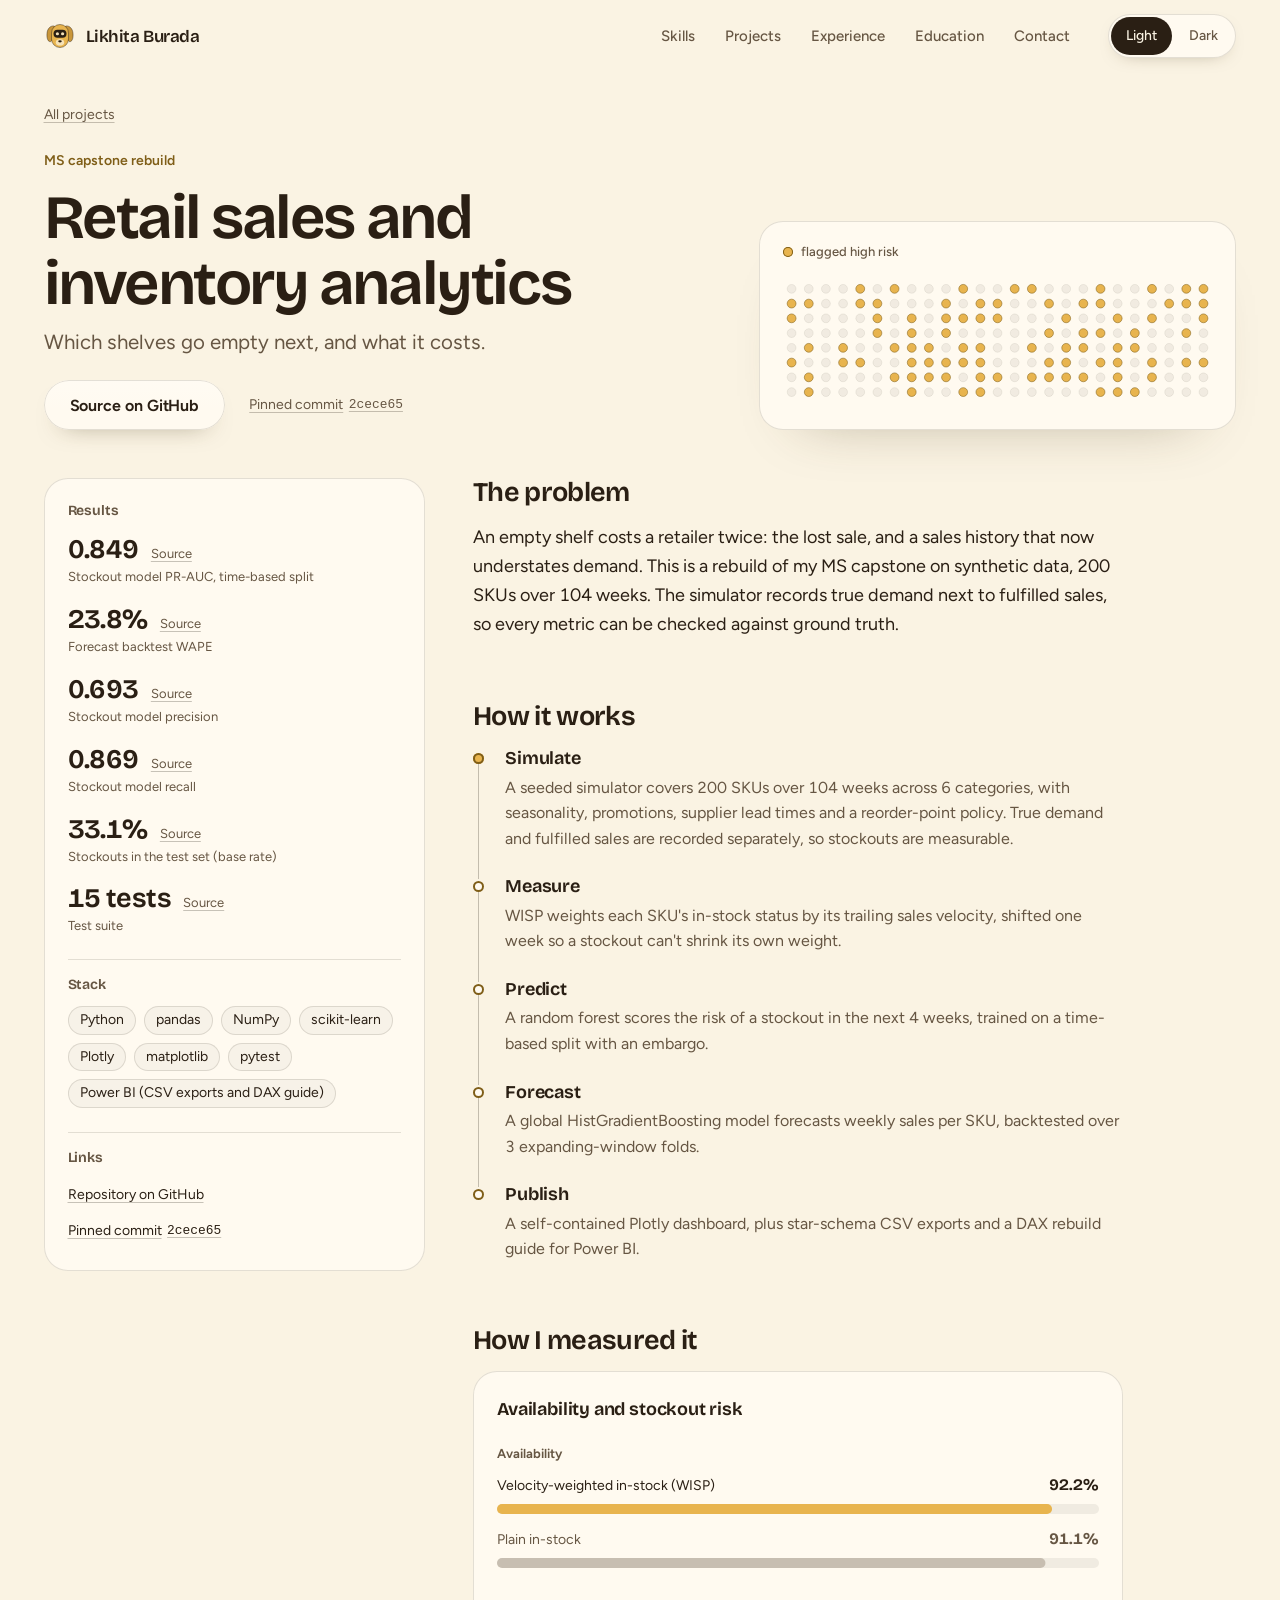
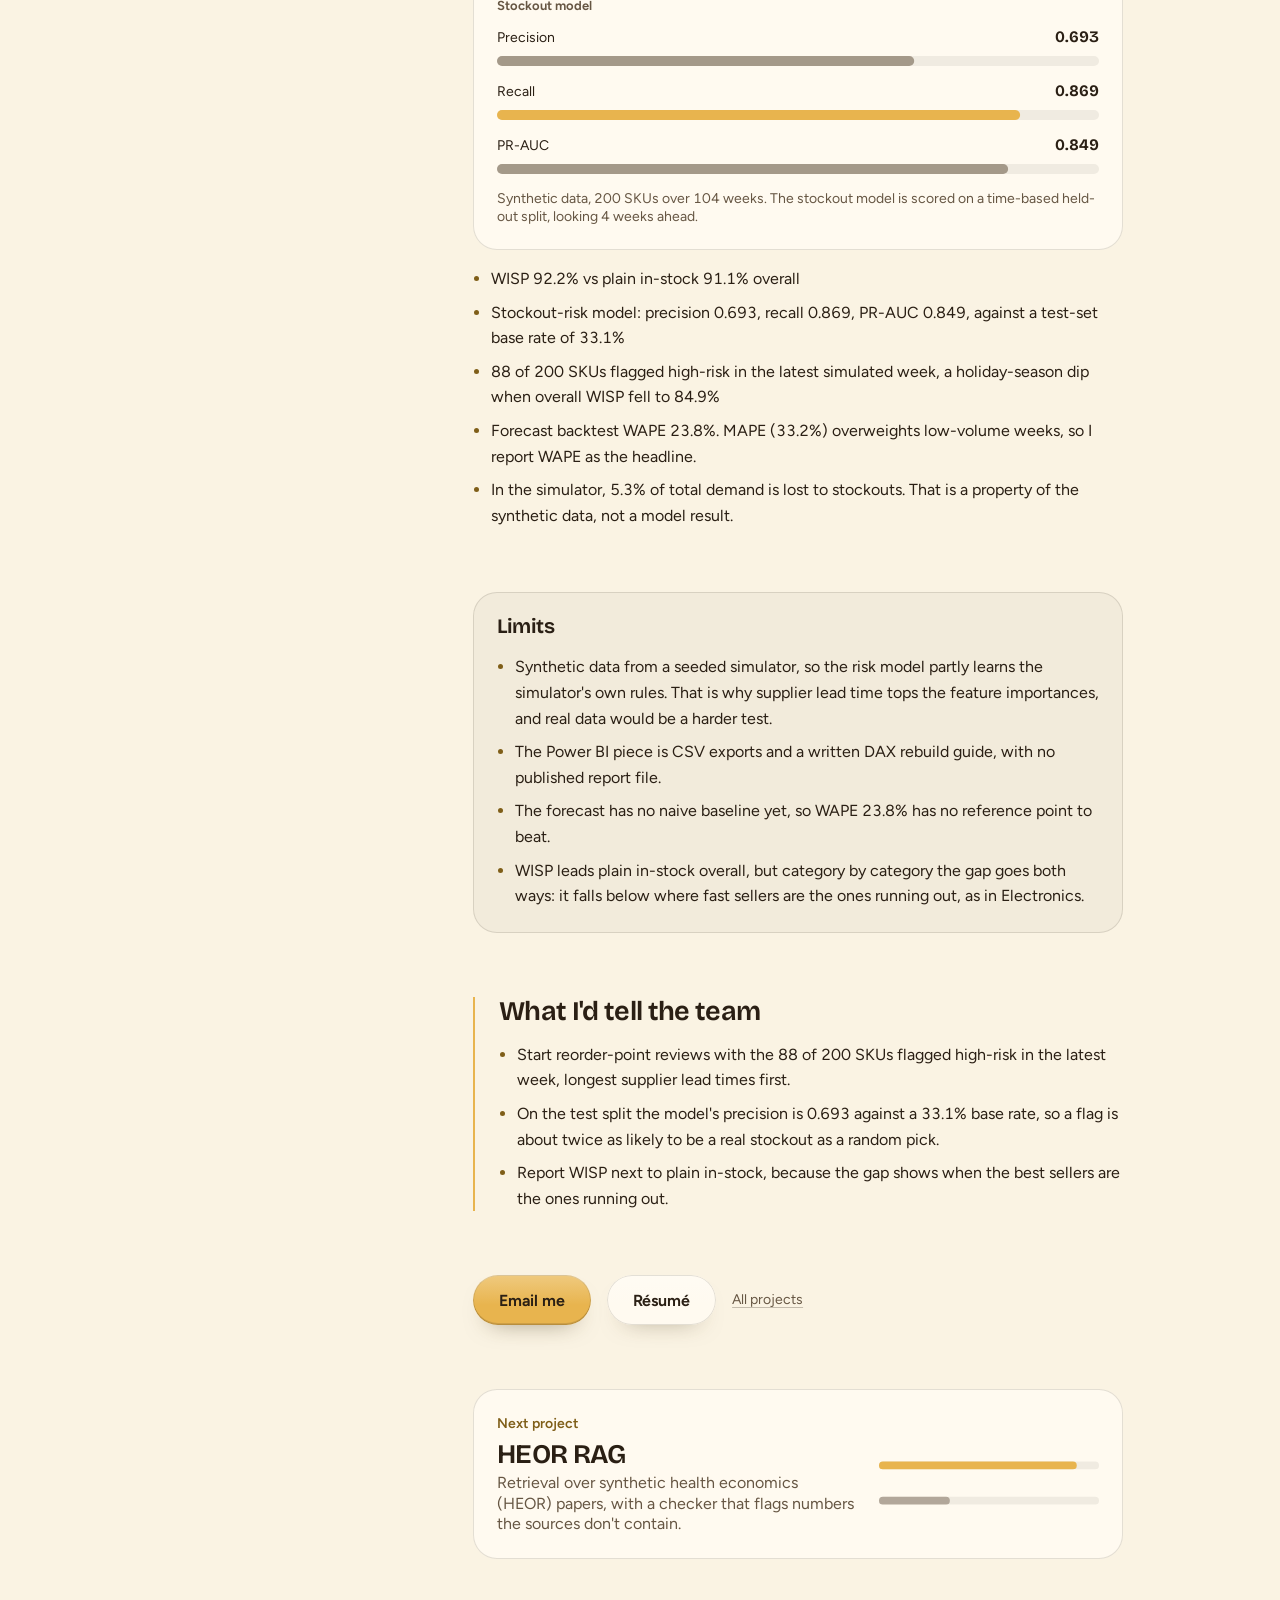
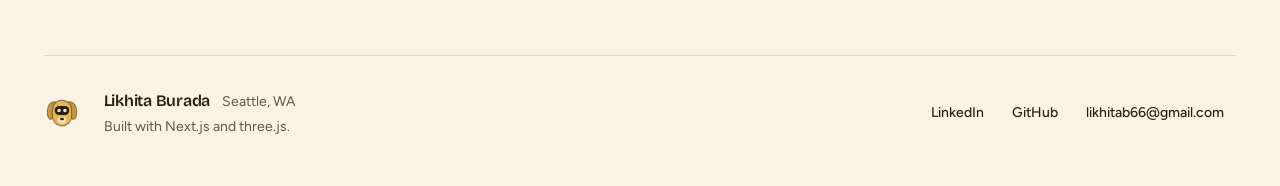
<file: work/retail-inventory/index.html>
<!DOCTYPE html><html lang="en" data-theme="light" class="bricolage_2ec09e5f-module__fwNuWq__variable figtree_f8b24e01-module__NXI8bG__variable"><head><meta charSet="utf-8"/><meta name="viewport" content="width=device-width, initial-scale=1, viewport-fit=cover"/><link rel="preload" href="/_next/static/media/bricolage_grotesque_latin_wght_normal-s.p.1iqnhac4m3hwo.woff2" as="font" crossorigin="" type="font/woff2"/><link rel="preload" href="/_next/static/media/figtree_latin_wght_normal-s.p.08sr_7r2rzxl4.woff2" as="font" crossorigin="" type="font/woff2"/><link rel="stylesheet" href="/_next/static/chunks/2j8gm1x1oek_9.css" data-precedence="next"/><link rel="stylesheet" href="/_next/static/chunks/0zg83_ffbmeaz.css" data-precedence="next"/><link rel="stylesheet" href="/_next/static/chunks/0le0-naqpan9m.css" data-precedence="next"/><link rel="stylesheet" href="/_next/static/chunks/3o333fs8it99a.css" data-precedence="next"/><link rel="preload" as="script" fetchPriority="low" href="/_next/static/chunks/310vm2bl3xxpt.js"/><script src="/_next/static/chunks/19mx3mg6lkumu.js" async=""></script><script src="/_next/static/chunks/1rj7ns8rte9vc.js" async=""></script><script src="/_next/static/chunks/3bb0qu0wuhwr1.js" async=""></script><script src="/_next/static/chunks/turbopack-2e-a58cdyjr05.js" async=""></script><script src="/_next/static/chunks/3fntmmi971322.js" async=""></script><script src="/_next/static/chunks/3ltrnb7bc44mw.js" async=""></script><script src="/_next/static/chunks/3dwlwtl0x1_8-.js" async=""></script><meta name="theme-color" content="#FAF3E3" media="(prefers-color-scheme: light)"/><meta name="theme-color" content="#FAF3E3" media="(prefers-color-scheme: dark)"/><meta name="color-scheme" content="light"/><title>Retail sales and inventory analytics | Likhita Burada</title><meta name="description" content="Which shelves go empty next, and what it costs. How it works, what I measured and where it falls short."/><meta name="application-name" content="Likhita Burada"/><link rel="author" href="https://likhitab66.github.io"/><meta name="author" content="Likhita Burada"/><link rel="canonical" href="https://likhitab66.github.io/work/retail-inventory/"/><meta property="og:title" content="Retail sales and inventory analytics | Likhita Burada"/><meta property="og:description" content="Which shelves go empty next, and what it costs. How it works, what I measured and where it falls short."/><meta property="og:url" content="https://likhitab66.github.io/work/retail-inventory/"/><meta property="og:site_name" content="Likhita Burada"/><meta property="og:image" content="https://likhitab66.github.io/og.jpg"/><meta property="og:image:width" content="2400"/><meta property="og:image:height" content="1260"/><meta property="og:image:alt" content="Goldie, a glossy golden robot pup, next to the name Likhita Burada"/><meta property="og:type" content="article"/><meta name="twitter:card" content="summary_large_image"/><meta name="twitter:title" content="Retail sales and inventory analytics | Likhita Burada"/><meta name="twitter:description" content="Which shelves go empty next, and what it costs. How it works, what I measured and where it falls short."/><meta name="twitter:image" content="https://likhitab66.github.io/og.jpg"/><meta name="twitter:image:alt" content="Goldie, a glossy golden robot pup, next to the name Likhita Burada"/><meta name="twitter:image:width" content="2400"/><meta name="twitter:image:height" content="1260"/><link rel="icon" href="/icon.svg?icon.1v-ungnn4yhq-.svg" sizes="any" type="image/svg+xml"/><link rel="apple-touch-icon" href="/apple-icon.png?apple-icon.13rzr7wyc-vd0.png" sizes="180x180" type="image/png"/><meta name="next-size-adjust" content=""/><script>(function(){var d=document.documentElement;d.setAttribute('data-js','');try{if(localStorage.getItem('theme')==='dark'){d.setAttribute('data-theme','dark')}}catch(e){}})();</script><script src="/_next/static/chunks/0cz1d0mv5g_q7.js" noModule=""></script></head><body><div hidden=""><!--$--><!--/$--></div><a class="skip" href="#main">Skip to content</a><header class="topbar"><div class="topbar__inner wrap"><a class="topbar__name" aria-label="Likhita Burada, home page" href="/"><svg class="goldie-mark" width="32" height="32" viewBox="0 0 32 32" aria-hidden="true" focusable="false"><path class="goldie-mark__ear" d="M10 6C6.5 5.6 3.4 8.4 3 13.5c-.3 4.1.6 7.5 2.6 8.1 1.8.5 2.8-2 3.3-4.8l2-8.4c.3-1.4 0-2.3-.9-2.4Z"></path><path class="goldie-mark__ear" d="M22 6c3.5-.4 6.6 2.4 7 7.5.3 4.1-.6 7.5-2.6 8.1-1.8.5-2.8-2-3.3-4.8l-2-8.4c-.3-1.4 0-2.3.9-2.4Z"></path><rect class="goldie-mark__head" x="7.5" y="4.5" width="17" height="23" rx="8.5"></rect><rect class="goldie-mark__visor" x="9.5" y="9.75" width="13" height="8" rx="4"></rect><circle class="goldie-mark__eye" cx="13.4" cy="13.75" r="1.6"></circle><circle class="goldie-mark__eye" cx="18.6" cy="13.75" r="1.6"></circle><ellipse class="goldie-mark__muzzle" cx="16" cy="22.4" rx="4.2" ry="3.1"></ellipse><ellipse class="goldie-mark__nose" cx="16" cy="21.3" rx="1.8" ry="1.15"></ellipse></svg><span>Likhita Burada</span></a><nav class="topbar__nav" aria-label="Sections"><ul class="topbar__links" role="list"><li><a class="topbar__link" href="/#skills">Skills</a></li><li><a class="topbar__link" href="/#projects">Projects</a></li><li><a class="topbar__link" href="/#experience">Experience</a></li><li><a class="topbar__link" href="/#education">Education</a></li><li><a class="topbar__link" href="/#contact">Contact</a></li></ul></nav><div class="theme-switch needs-js topbar__theme" role="group" aria-label="Colour theme"><button type="button" class="theme-switch__btn" aria-pressed="false">Light</button><button type="button" class="theme-switch__btn" aria-pressed="false">Dark</button></div><details class="menu"><summary class="menu__button">Menu<span class="menu__icon" aria-hidden="true"><span></span><span></span></span></summary><div class="menu__panel shell"><div class="menu__core core"><nav aria-label="Sections"><ul class="menu__list" role="list"><li><a class="menu__link" href="/#skills">Skills</a></li><li><a class="menu__link" href="/#projects">Projects</a></li><li><a class="menu__link" href="/#experience">Experience</a></li><li><a class="menu__link" href="/#education">Education</a></li><li><a class="menu__link" href="/#contact">Contact</a></li></ul></nav><div class="theme-switch needs-js menu__theme" role="group" aria-label="Colour theme"><button type="button" class="theme-switch__btn" aria-pressed="false">Light</button><button type="button" class="theme-switch__btn" aria-pressed="false">Dark</button></div></div></div></details></div></header><main id="main" tabindex="-1" class="case" data-case="retail-inventory"><div class="wrap"><header class="case-head"><div class="case-head__text"><a class="case-head__back" href="/#projects">All projects</a><p class="case-head__kind">MS capstone rebuild</p><h1 class="case-head__name">Retail sales and inventory analytics</h1><p class="case-head__tagline">Which shelves go empty next, and what it costs.</p><div class="case-head__links"><a class="btn btn-secondary" href="https://github.com/Likhitab66/retail-sales-inventory-analytics" target="_blank" rel="noopener noreferrer">Source on GitHub</a><a class="case-head__pin" href="https://github.com/Likhitab66/retail-sales-inventory-analytics/tree/2cece6577633346c3e45874699e2e41aba7280bd" target="_blank" rel="noopener noreferrer">Pinned commit<!-- --> <span class="case-sha" data-nc="commit">2cece65</span></a></div></div><div class="case-head__frame"><div class="pj-cover" data-cover="retail-inventory" aria-hidden="true"><svg viewBox="0 0 400 150" preserveAspectRatio="xMidYMid meet" focusable="false"><circle class="pj-cover__sku" cx="8" cy="40.875" r="4.125"></circle><circle class="pj-cover__sku" cx="24" cy="40.875" r="4.125"></circle><circle class="pj-cover__sku" cx="40" cy="40.875" r="4.125"></circle><circle class="pj-cover__sku" cx="56" cy="40.875" r="4.125"></circle><circle class="pj-cover__sku pj-cover__sku--risk" cx="72" cy="40.875" r="4.125"></circle><circle class="pj-cover__sku" cx="88" cy="40.875" r="4.125"></circle><circle class="pj-cover__sku pj-cover__sku--risk" cx="104" cy="40.875" r="4.125"></circle><circle class="pj-cover__sku" cx="120" cy="40.875" r="4.125"></circle><circle class="pj-cover__sku" cx="136" cy="40.875" r="4.125"></circle><circle class="pj-cover__sku" cx="152" cy="40.875" r="4.125"></circle><circle class="pj-cover__sku pj-cover__sku--risk" cx="168" cy="40.875" r="4.125"></circle><circle class="pj-cover__sku" cx="184" cy="40.875" r="4.125"></circle><circle class="pj-cover__sku" cx="200" cy="40.875" r="4.125"></circle><circle class="pj-cover__sku pj-cover__sku--risk" cx="216" cy="40.875" r="4.125"></circle><circle class="pj-cover__sku pj-cover__sku--risk" cx="232" cy="40.875" r="4.125"></circle><circle class="pj-cover__sku" cx="248" cy="40.875" r="4.125"></circle><circle class="pj-cover__sku" cx="264" cy="40.875" r="4.125"></circle><circle class="pj-cover__sku" cx="280" cy="40.875" r="4.125"></circle><circle class="pj-cover__sku pj-cover__sku--risk" cx="296" cy="40.875" r="4.125"></circle><circle class="pj-cover__sku" cx="312" cy="40.875" r="4.125"></circle><circle class="pj-cover__sku" cx="328" cy="40.875" r="4.125"></circle><circle class="pj-cover__sku pj-cover__sku--risk" cx="344" cy="40.875" r="4.125"></circle><circle class="pj-cover__sku" cx="360" cy="40.875" r="4.125"></circle><circle class="pj-cover__sku pj-cover__sku--risk" cx="376" cy="40.875" r="4.125"></circle><circle class="pj-cover__sku pj-cover__sku--risk" cx="392" cy="40.875" r="4.125"></circle><circle class="pj-cover__sku pj-cover__sku--risk" cx="8" cy="54.625" r="4.125"></circle><circle class="pj-cover__sku pj-cover__sku--risk" cx="24" cy="54.625" r="4.125"></circle><circle class="pj-cover__sku" cx="40" cy="54.625" r="4.125"></circle><circle class="pj-cover__sku" cx="56" cy="54.625" r="4.125"></circle><circle class="pj-cover__sku pj-cover__sku--risk" cx="72" cy="54.625" r="4.125"></circle><circle class="pj-cover__sku pj-cover__sku--risk" cx="88" cy="54.625" r="4.125"></circle><circle class="pj-cover__sku" cx="104" cy="54.625" r="4.125"></circle><circle class="pj-cover__sku" cx="120" cy="54.625" r="4.125"></circle><circle class="pj-cover__sku" cx="136" cy="54.625" r="4.125"></circle><circle class="pj-cover__sku pj-cover__sku--risk" cx="152" cy="54.625" r="4.125"></circle><circle class="pj-cover__sku" cx="168" cy="54.625" r="4.125"></circle><circle class="pj-cover__sku pj-cover__sku--risk" cx="184" cy="54.625" r="4.125"></circle><circle class="pj-cover__sku pj-cover__sku--risk" cx="200" cy="54.625" r="4.125"></circle><circle class="pj-cover__sku" cx="216" cy="54.625" r="4.125"></circle><circle class="pj-cover__sku" cx="232" cy="54.625" r="4.125"></circle><circle class="pj-cover__sku pj-cover__sku--risk" cx="248" cy="54.625" r="4.125"></circle><circle class="pj-cover__sku" cx="264" cy="54.625" r="4.125"></circle><circle class="pj-cover__sku pj-cover__sku--risk" cx="280" cy="54.625" r="4.125"></circle><circle class="pj-cover__sku pj-cover__sku--risk" cx="296" cy="54.625" r="4.125"></circle><circle class="pj-cover__sku" cx="312" cy="54.625" r="4.125"></circle><circle class="pj-cover__sku" cx="328" cy="54.625" r="4.125"></circle><circle class="pj-cover__sku" cx="344" cy="54.625" r="4.125"></circle><circle class="pj-cover__sku pj-cover__sku--risk" cx="360" cy="54.625" r="4.125"></circle><circle class="pj-cover__sku pj-cover__sku--risk" cx="376" cy="54.625" r="4.125"></circle><circle class="pj-cover__sku pj-cover__sku--risk" cx="392" cy="54.625" r="4.125"></circle><circle class="pj-cover__sku pj-cover__sku--risk" cx="8" cy="68.375" r="4.125"></circle><circle class="pj-cover__sku" cx="24" cy="68.375" r="4.125"></circle><circle class="pj-cover__sku" cx="40" cy="68.375" r="4.125"></circle><circle class="pj-cover__sku" cx="56" cy="68.375" r="4.125"></circle><circle class="pj-cover__sku" cx="72" cy="68.375" r="4.125"></circle><circle class="pj-cover__sku pj-cover__sku--risk" cx="88" cy="68.375" r="4.125"></circle><circle class="pj-cover__sku" cx="104" cy="68.375" r="4.125"></circle><circle class="pj-cover__sku pj-cover__sku--risk" cx="120" cy="68.375" r="4.125"></circle><circle class="pj-cover__sku" cx="136" cy="68.375" r="4.125"></circle><circle class="pj-cover__sku pj-cover__sku--risk" cx="152" cy="68.375" r="4.125"></circle><circle class="pj-cover__sku pj-cover__sku--risk" cx="168" cy="68.375" r="4.125"></circle><circle class="pj-cover__sku pj-cover__sku--risk" cx="184" cy="68.375" r="4.125"></circle><circle class="pj-cover__sku pj-cover__sku--risk" cx="200" cy="68.375" r="4.125"></circle><circle class="pj-cover__sku" cx="216" cy="68.375" r="4.125"></circle><circle class="pj-cover__sku" cx="232" cy="68.375" r="4.125"></circle><circle class="pj-cover__sku" cx="248" cy="68.375" r="4.125"></circle><circle class="pj-cover__sku pj-cover__sku--risk" cx="264" cy="68.375" r="4.125"></circle><circle class="pj-cover__sku" cx="280" cy="68.375" r="4.125"></circle><circle class="pj-cover__sku" cx="296" cy="68.375" r="4.125"></circle><circle class="pj-cover__sku pj-cover__sku--risk" cx="312" cy="68.375" r="4.125"></circle><circle class="pj-cover__sku" cx="328" cy="68.375" r="4.125"></circle><circle class="pj-cover__sku pj-cover__sku--risk" cx="344" cy="68.375" r="4.125"></circle><circle class="pj-cover__sku" cx="360" cy="68.375" r="4.125"></circle><circle class="pj-cover__sku" cx="376" cy="68.375" r="4.125"></circle><circle class="pj-cover__sku pj-cover__sku--risk" cx="392" cy="68.375" r="4.125"></circle><circle class="pj-cover__sku" cx="8" cy="82.125" r="4.125"></circle><circle class="pj-cover__sku" cx="24" cy="82.125" r="4.125"></circle><circle class="pj-cover__sku" cx="40" cy="82.125" r="4.125"></circle><circle class="pj-cover__sku" cx="56" cy="82.125" r="4.125"></circle><circle class="pj-cover__sku" cx="72" cy="82.125" r="4.125"></circle><circle class="pj-cover__sku pj-cover__sku--risk" cx="88" cy="82.125" r="4.125"></circle><circle class="pj-cover__sku" cx="104" cy="82.125" r="4.125"></circle><circle class="pj-cover__sku pj-cover__sku--risk" cx="120" cy="82.125" r="4.125"></circle><circle class="pj-cover__sku" cx="136" cy="82.125" r="4.125"></circle><circle class="pj-cover__sku pj-cover__sku--risk" cx="152" cy="82.125" r="4.125"></circle><circle class="pj-cover__sku" cx="168" cy="82.125" r="4.125"></circle><circle class="pj-cover__sku" cx="184" cy="82.125" r="4.125"></circle><circle class="pj-cover__sku" cx="200" cy="82.125" r="4.125"></circle><circle class="pj-cover__sku" cx="216" cy="82.125" r="4.125"></circle><circle class="pj-cover__sku" cx="232" cy="82.125" r="4.125"></circle><circle class="pj-cover__sku pj-cover__sku--risk" cx="248" cy="82.125" r="4.125"></circle><circle class="pj-cover__sku" cx="264" cy="82.125" r="4.125"></circle><circle class="pj-cover__sku pj-cover__sku--risk" cx="280" cy="82.125" r="4.125"></circle><circle class="pj-cover__sku pj-cover__sku--risk" cx="296" cy="82.125" r="4.125"></circle><circle class="pj-cover__sku" cx="312" cy="82.125" r="4.125"></circle><circle class="pj-cover__sku pj-cover__sku--risk" cx="328" cy="82.125" r="4.125"></circle><circle class="pj-cover__sku" cx="344" cy="82.125" r="4.125"></circle><circle class="pj-cover__sku" cx="360" cy="82.125" r="4.125"></circle><circle class="pj-cover__sku pj-cover__sku--risk" cx="376" cy="82.125" r="4.125"></circle><circle class="pj-cover__sku" cx="392" cy="82.125" r="4.125"></circle><circle class="pj-cover__sku" cx="8" cy="95.875" r="4.125"></circle><circle class="pj-cover__sku pj-cover__sku--risk" cx="24" cy="95.875" r="4.125"></circle><circle class="pj-cover__sku" cx="40" cy="95.875" r="4.125"></circle><circle class="pj-cover__sku pj-cover__sku--risk" cx="56" cy="95.875" r="4.125"></circle><circle class="pj-cover__sku" cx="72" cy="95.875" r="4.125"></circle><circle class="pj-cover__sku" cx="88" cy="95.875" r="4.125"></circle><circle class="pj-cover__sku pj-cover__sku--risk" cx="104" cy="95.875" r="4.125"></circle><circle class="pj-cover__sku pj-cover__sku--risk" cx="120" cy="95.875" r="4.125"></circle><circle class="pj-cover__sku pj-cover__sku--risk" cx="136" cy="95.875" r="4.125"></circle><circle class="pj-cover__sku" cx="152" cy="95.875" r="4.125"></circle><circle class="pj-cover__sku pj-cover__sku--risk" cx="168" cy="95.875" r="4.125"></circle><circle class="pj-cover__sku pj-cover__sku--risk" cx="184" cy="95.875" r="4.125"></circle><circle class="pj-cover__sku" cx="200" cy="95.875" r="4.125"></circle><circle class="pj-cover__sku" cx="216" cy="95.875" r="4.125"></circle><circle class="pj-cover__sku pj-cover__sku--risk" cx="232" cy="95.875" r="4.125"></circle><circle class="pj-cover__sku" cx="248" cy="95.875" r="4.125"></circle><circle class="pj-cover__sku pj-cover__sku--risk" cx="264" cy="95.875" r="4.125"></circle><circle class="pj-cover__sku pj-cover__sku--risk" cx="280" cy="95.875" r="4.125"></circle><circle class="pj-cover__sku" cx="296" cy="95.875" r="4.125"></circle><circle class="pj-cover__sku pj-cover__sku--risk" cx="312" cy="95.875" r="4.125"></circle><circle class="pj-cover__sku pj-cover__sku--risk" cx="328" cy="95.875" r="4.125"></circle><circle class="pj-cover__sku" cx="344" cy="95.875" r="4.125"></circle><circle class="pj-cover__sku" cx="360" cy="95.875" r="4.125"></circle><circle class="pj-cover__sku" cx="376" cy="95.875" r="4.125"></circle><circle class="pj-cover__sku" cx="392" cy="95.875" r="4.125"></circle><circle class="pj-cover__sku pj-cover__sku--risk" cx="8" cy="109.625" r="4.125"></circle><circle class="pj-cover__sku" cx="24" cy="109.625" r="4.125"></circle><circle class="pj-cover__sku" cx="40" cy="109.625" r="4.125"></circle><circle class="pj-cover__sku pj-cover__sku--risk" cx="56" cy="109.625" r="4.125"></circle><circle class="pj-cover__sku pj-cover__sku--risk" cx="72" cy="109.625" r="4.125"></circle><circle class="pj-cover__sku" cx="88" cy="109.625" r="4.125"></circle><circle class="pj-cover__sku" cx="104" cy="109.625" r="4.125"></circle><circle class="pj-cover__sku pj-cover__sku--risk" cx="120" cy="109.625" r="4.125"></circle><circle class="pj-cover__sku pj-cover__sku--risk" cx="136" cy="109.625" r="4.125"></circle><circle class="pj-cover__sku pj-cover__sku--risk" cx="152" cy="109.625" r="4.125"></circle><circle class="pj-cover__sku pj-cover__sku--risk" cx="168" cy="109.625" r="4.125"></circle><circle class="pj-cover__sku pj-cover__sku--risk" cx="184" cy="109.625" r="4.125"></circle><circle class="pj-cover__sku" cx="200" cy="109.625" r="4.125"></circle><circle class="pj-cover__sku" cx="216" cy="109.625" r="4.125"></circle><circle class="pj-cover__sku" cx="232" cy="109.625" r="4.125"></circle><circle class="pj-cover__sku pj-cover__sku--risk" cx="248" cy="109.625" r="4.125"></circle><circle class="pj-cover__sku pj-cover__sku--risk" cx="264" cy="109.625" r="4.125"></circle><circle class="pj-cover__sku" cx="280" cy="109.625" r="4.125"></circle><circle class="pj-cover__sku pj-cover__sku--risk" cx="296" cy="109.625" r="4.125"></circle><circle class="pj-cover__sku pj-cover__sku--risk" cx="312" cy="109.625" r="4.125"></circle><circle class="pj-cover__sku" cx="328" cy="109.625" r="4.125"></circle><circle class="pj-cover__sku pj-cover__sku--risk" cx="344" cy="109.625" r="4.125"></circle><circle class="pj-cover__sku" cx="360" cy="109.625" r="4.125"></circle><circle class="pj-cover__sku pj-cover__sku--risk" cx="376" cy="109.625" r="4.125"></circle><circle class="pj-cover__sku pj-cover__sku--risk" cx="392" cy="109.625" r="4.125"></circle><circle class="pj-cover__sku" cx="8" cy="123.375" r="4.125"></circle><circle class="pj-cover__sku pj-cover__sku--risk" cx="24" cy="123.375" r="4.125"></circle><circle class="pj-cover__sku" cx="40" cy="123.375" r="4.125"></circle><circle class="pj-cover__sku" cx="56" cy="123.375" r="4.125"></circle><circle class="pj-cover__sku" cx="72" cy="123.375" r="4.125"></circle><circle class="pj-cover__sku" cx="88" cy="123.375" r="4.125"></circle><circle class="pj-cover__sku pj-cover__sku--risk" cx="104" cy="123.375" r="4.125"></circle><circle class="pj-cover__sku pj-cover__sku--risk" cx="120" cy="123.375" r="4.125"></circle><circle class="pj-cover__sku pj-cover__sku--risk" cx="136" cy="123.375" r="4.125"></circle><circle class="pj-cover__sku pj-cover__sku--risk" cx="152" cy="123.375" r="4.125"></circle><circle class="pj-cover__sku" cx="168" cy="123.375" r="4.125"></circle><circle class="pj-cover__sku pj-cover__sku--risk" cx="184" cy="123.375" r="4.125"></circle><circle class="pj-cover__sku pj-cover__sku--risk" cx="200" cy="123.375" r="4.125"></circle><circle class="pj-cover__sku" cx="216" cy="123.375" r="4.125"></circle><circle class="pj-cover__sku pj-cover__sku--risk" cx="232" cy="123.375" r="4.125"></circle><circle class="pj-cover__sku pj-cover__sku--risk" cx="248" cy="123.375" r="4.125"></circle><circle class="pj-cover__sku pj-cover__sku--risk" cx="264" cy="123.375" r="4.125"></circle><circle class="pj-cover__sku pj-cover__sku--risk" cx="280" cy="123.375" r="4.125"></circle><circle class="pj-cover__sku" cx="296" cy="123.375" r="4.125"></circle><circle class="pj-cover__sku pj-cover__sku--risk" cx="312" cy="123.375" r="4.125"></circle><circle class="pj-cover__sku" cx="328" cy="123.375" r="4.125"></circle><circle class="pj-cover__sku pj-cover__sku--risk" cx="344" cy="123.375" r="4.125"></circle><circle class="pj-cover__sku" cx="360" cy="123.375" r="4.125"></circle><circle class="pj-cover__sku" cx="376" cy="123.375" r="4.125"></circle><circle class="pj-cover__sku" cx="392" cy="123.375" r="4.125"></circle><circle class="pj-cover__sku" cx="8" cy="137.125" r="4.125"></circle><circle class="pj-cover__sku pj-cover__sku--risk" cx="24" cy="137.125" r="4.125"></circle><circle class="pj-cover__sku" cx="40" cy="137.125" r="4.125"></circle><circle class="pj-cover__sku" cx="56" cy="137.125" r="4.125"></circle><circle class="pj-cover__sku" cx="72" cy="137.125" r="4.125"></circle><circle class="pj-cover__sku" cx="88" cy="137.125" r="4.125"></circle><circle class="pj-cover__sku" cx="104" cy="137.125" r="4.125"></circle><circle class="pj-cover__sku pj-cover__sku--risk" cx="120" cy="137.125" r="4.125"></circle><circle class="pj-cover__sku" cx="136" cy="137.125" r="4.125"></circle><circle class="pj-cover__sku" cx="152" cy="137.125" r="4.125"></circle><circle class="pj-cover__sku pj-cover__sku--risk" cx="168" cy="137.125" r="4.125"></circle><circle class="pj-cover__sku pj-cover__sku--risk" cx="184" cy="137.125" r="4.125"></circle><circle class="pj-cover__sku" cx="200" cy="137.125" r="4.125"></circle><circle class="pj-cover__sku" cx="216" cy="137.125" r="4.125"></circle><circle class="pj-cover__sku" cx="232" cy="137.125" r="4.125"></circle><circle class="pj-cover__sku" cx="248" cy="137.125" r="4.125"></circle><circle class="pj-cover__sku" cx="264" cy="137.125" r="4.125"></circle><circle class="pj-cover__sku" cx="280" cy="137.125" r="4.125"></circle><circle class="pj-cover__sku pj-cover__sku--risk" cx="296" cy="137.125" r="4.125"></circle><circle class="pj-cover__sku pj-cover__sku--risk" cx="312" cy="137.125" r="4.125"></circle><circle class="pj-cover__sku pj-cover__sku--risk" cx="328" cy="137.125" r="4.125"></circle><circle class="pj-cover__sku" cx="344" cy="137.125" r="4.125"></circle><circle class="pj-cover__sku" cx="360" cy="137.125" r="4.125"></circle><circle class="pj-cover__sku" cx="376" cy="137.125" r="4.125"></circle><circle class="pj-cover__sku" cx="392" cy="137.125" r="4.125"></circle></svg><span class="pj-cover__legend"><span class="pj-cover__swatch"></span>flagged high risk</span></div></div></header><div class="case-grid"><aside class="case-facts" aria-label="Facts"><h2 class="case-facts__title">Results</h2><dl class="case-facts__results"><div class="case-facts__result"><dt>Stockout model PR-AUC, time-based split</dt><dd><span class="claim-module__yLOVoG__claim case-facts__value" data-claim="rt-pr-auc" data-basis="repo" data-framing="hers">0.849</span><a class="case-facts__source" href="https://github.com/Likhitab66/retail-sales-inventory-analytics/blob/2cece6577633346c3e45874699e2e41aba7280bd/README.md?plain=1#L129" target="_blank" rel="noopener noreferrer" aria-label="Source for Stockout model PR-AUC, time-based split">Source</a></dd></div><div class="case-facts__result"><dt>Forecast backtest WAPE</dt><dd><span class="claim-module__yLOVoG__claim case-facts__value" data-claim="rt-wape" data-basis="repo" data-framing="hers">23.8%</span><a class="case-facts__source" href="https://github.com/Likhitab66/retail-sales-inventory-analytics/blob/2cece6577633346c3e45874699e2e41aba7280bd/README.md?plain=1#L150" target="_blank" rel="noopener noreferrer" aria-label="Source for Forecast backtest WAPE">Source</a></dd></div><div class="case-facts__result"><dt>Stockout model precision</dt><dd><span class="claim-module__yLOVoG__claim case-facts__value" data-claim="rt-precision" data-basis="repo" data-framing="hers">0.693</span><a class="case-facts__source" href="https://github.com/Likhitab66/retail-sales-inventory-analytics/blob/2cece6577633346c3e45874699e2e41aba7280bd/README.md?plain=1#L126" target="_blank" rel="noopener noreferrer" aria-label="Source for Stockout model precision">Source</a></dd></div><div class="case-facts__result"><dt>Stockout model recall</dt><dd><span class="claim-module__yLOVoG__claim case-facts__value" data-claim="rt-recall" data-basis="repo" data-framing="hers">0.869</span><a class="case-facts__source" href="https://github.com/Likhitab66/retail-sales-inventory-analytics/blob/2cece6577633346c3e45874699e2e41aba7280bd/README.md?plain=1#L127" target="_blank" rel="noopener noreferrer" aria-label="Source for Stockout model recall">Source</a></dd></div><div class="case-facts__result"><dt>Stockouts in the test set (base rate)</dt><dd><span class="claim-module__yLOVoG__claim case-facts__value" data-claim="rt-base-rate" data-basis="repo" data-framing="hers">33.1%</span><a class="case-facts__source" href="https://github.com/Likhitab66/retail-sales-inventory-analytics/blob/2cece6577633346c3e45874699e2e41aba7280bd/README.md?plain=1#L122" target="_blank" rel="noopener noreferrer" aria-label="Source for Stockouts in the test set (base rate)">Source</a></dd></div><div class="case-facts__result"><dt>Test suite</dt><dd><span class="claim-module__yLOVoG__claim case-facts__value" data-claim="rt-tests" data-basis="repo" data-framing="hers">15 tests</span><a class="case-facts__source" href="https://github.com/Likhitab66/retail-sales-inventory-analytics/blob/2cece6577633346c3e45874699e2e41aba7280bd/README.md?plain=1#L190" target="_blank" rel="noopener noreferrer" aria-label="Source for Test suite">Source</a></dd></div></dl><h2 class="case-facts__title">Stack</h2><ul class="case-facts__stack" role="list"><li>Python</li><li>pandas</li><li>NumPy</li><li>scikit-learn</li><li>Plotly</li><li>matplotlib</li><li>pytest</li><li>Power BI (CSV exports and DAX guide)</li></ul><h2 class="case-facts__title">Links</h2><ul class="case-facts__links" role="list"><li><a href="https://github.com/Likhitab66/retail-sales-inventory-analytics" target="_blank" rel="noopener noreferrer">Repository on GitHub</a></li><li><a href="https://github.com/Likhitab66/retail-sales-inventory-analytics/tree/2cece6577633346c3e45874699e2e41aba7280bd" target="_blank" rel="noopener noreferrer">Pinned commit<!-- --> <span class="case-sha" data-nc="commit">2cece65</span></a></li></ul></aside><div class="case-main"><section id="problem" class="case-block" aria-labelledby="case-problem-title"><h2 id="case-problem-title" class="case-block__title">The problem</h2><p class="case-block__text">An empty shelf costs a retailer twice: the lost sale, and a sales history that now understates demand. This is a rebuild of my MS capstone on synthetic data, <span class="claim-module__yLOVoG__claim" data-claim="rt-scale" data-basis="repo" data-framing="hers">200 SKUs over 104 weeks</span>. The simulator records true demand next to fulfilled sales, so every metric can be checked against ground truth.</p></section><section id="pipeline" class="case-block" aria-labelledby="case-pipeline-title"><h2 id="case-pipeline-title" class="case-block__title">How it works</h2><ol class="case-steps" role="list"><li class="case-steps__step"><h3 class="case-steps__label">Simulate</h3><p class="case-steps__detail">A seeded simulator covers <span class="claim-module__yLOVoG__claim" data-claim="rt-scale" data-basis="repo" data-framing="hers">200 SKUs over 104 weeks</span> across <span class="claim-module__yLOVoG__claim" data-claim="rt-categories" data-basis="repo" data-framing="hers">6 categories</span>, with seasonality, promotions, supplier lead times and a reorder-point policy. True demand and fulfilled sales are recorded separately, so stockouts are measurable.</p></li><li class="case-steps__step"><h3 class="case-steps__label">Measure</h3><p class="case-steps__detail">WISP weights each SKU&#x27;s in-stock status by its trailing sales velocity, shifted <span class="claim-module__yLOVoG__claim" data-claim="rt-wisp-shift" data-basis="repo" data-framing="hers">one week</span> so a stockout can&#x27;t shrink its own weight.</p></li><li class="case-steps__step"><h3 class="case-steps__label">Predict</h3><p class="case-steps__detail">A random forest scores the risk of a stockout in the next <span class="claim-module__yLOVoG__claim" data-claim="rt-horizon" data-basis="repo" data-framing="hers">4 weeks</span>, trained on a time-based split with an embargo.</p></li><li class="case-steps__step"><h3 class="case-steps__label">Forecast</h3><p class="case-steps__detail">A global HistGradientBoosting model forecasts weekly sales per SKU, backtested over <span class="claim-module__yLOVoG__claim" data-claim="rt-folds" data-basis="repo" data-framing="hers">3 expanding-window folds</span>.</p></li><li class="case-steps__step"><h3 class="case-steps__label">Publish</h3><p class="case-steps__detail">A self-contained Plotly dashboard, plus star-schema CSV exports and a DAX rebuild guide for Power BI.</p></li></ol></section><section id="measured" class="case-block" aria-labelledby="case-measured-title"><h2 id="case-measured-title" class="case-block__title">How I measured it</h2><figure class="rf" data-figure="bars" aria-labelledby="fig-retail-inventory-title"><p id="fig-retail-inventory-title" class="rf__title">Availability and stockout risk</p><div class="rf__plot"><svg class="rf-bars" width="100%" height="334" aria-hidden="true" focusable="false"><text class="rf-bars__group" x="0" y="18">Availability</text><g class="rf-bars__row rf-bars__row--accent"><text class="rf-bars__label" x="0" y="50">Velocity-weighted in-stock (WISP)</text><text class="rf-bars__value" x="100%" y="50" text-anchor="end" data-claim="rt-wisp" data-basis="repo" data-framing="hers">92.2%</text><rect class="rf-bars__track" x="0" y="64" width="100%" height="10" rx="5"></rect><rect class="rf-bars__fill" x="0" y="64" width="92.2%" height="10" rx="5"></rect></g><g class="rf-bars__row rf-bars__row--muted"><text class="rf-bars__label" x="0" y="104">Plain in-stock</text><text class="rf-bars__value" x="100%" y="104" text-anchor="end" data-claim="rt-instock" data-basis="repo" data-framing="hers">91.1%</text><rect class="rf-bars__track" x="0" y="118" width="100%" height="10" rx="5"></rect><rect class="rf-bars__fill" x="0" y="118" width="91.10000000000001%" height="10" rx="5"></rect></g><text class="rf-bars__group" x="0" y="170">Stockout model</text><g class="rf-bars__row rf-bars__row--plain"><text class="rf-bars__label" x="0" y="202">Precision</text><text class="rf-bars__value" x="100%" y="202" text-anchor="end" data-claim="rt-precision" data-basis="repo" data-framing="hers">0.693</text><rect class="rf-bars__track" x="0" y="216" width="100%" height="10" rx="5"></rect><rect class="rf-bars__fill" x="0" y="216" width="69.3%" height="10" rx="5"></rect></g><g class="rf-bars__row rf-bars__row--accent"><text class="rf-bars__label" x="0" y="256">Recall</text><text class="rf-bars__value" x="100%" y="256" text-anchor="end" data-claim="rt-recall" data-basis="repo" data-framing="hers">0.869</text><rect class="rf-bars__track" x="0" y="270" width="100%" height="10" rx="5"></rect><rect class="rf-bars__fill" x="0" y="270" width="86.9%" height="10" rx="5"></rect></g><g class="rf-bars__row rf-bars__row--plain"><text class="rf-bars__label" x="0" y="310">PR-AUC</text><text class="rf-bars__value" x="100%" y="310" text-anchor="end" data-claim="rt-pr-auc" data-basis="repo" data-framing="hers">0.849</text><rect class="rf-bars__track" x="0" y="324" width="100%" height="10" rx="5"></rect><rect class="rf-bars__fill" x="0" y="324" width="84.89999999999999%" height="10" rx="5"></rect></g></svg></div><div class="sr-only"><table><caption>The figure as a table</caption><thead><tr><th scope="col">Group</th><th scope="col">Measure</th><th scope="col">Value</th></tr></thead><tbody><tr><td>Availability</td><th scope="row">Velocity-weighted in-stock (WISP)</th><td><span class="claim-module__yLOVoG__claim" data-claim="rt-wisp" data-basis="repo" data-framing="hers">92.2%</span></td></tr><tr><td>Availability</td><th scope="row">Plain in-stock</th><td><span class="claim-module__yLOVoG__claim" data-claim="rt-instock" data-basis="repo" data-framing="hers">91.1%</span></td></tr><tr><td>Stockout model</td><th scope="row">Precision</th><td><span class="claim-module__yLOVoG__claim" data-claim="rt-precision" data-basis="repo" data-framing="hers">0.693</span></td></tr><tr><td>Stockout model</td><th scope="row">Recall</th><td><span class="claim-module__yLOVoG__claim" data-claim="rt-recall" data-basis="repo" data-framing="hers">0.869</span></td></tr><tr><td>Stockout model</td><th scope="row">PR-AUC</th><td><span class="claim-module__yLOVoG__claim" data-claim="rt-pr-auc" data-basis="repo" data-framing="hers">0.849</span></td></tr></tbody></table></div><figcaption class="rf__caption">Synthetic data, <span class="claim-module__yLOVoG__claim" data-claim="rt-scale" data-basis="repo" data-framing="hers">200 SKUs over 104 weeks</span>. The stockout model is scored on a time-based held-out split, looking <span class="claim-module__yLOVoG__claim" data-claim="rt-horizon" data-basis="repo" data-framing="hers">4 weeks</span> ahead.</figcaption></figure><ul class="case-list"><li>WISP <span class="claim-module__yLOVoG__claim" data-claim="rt-wisp" data-basis="repo" data-framing="hers">92.2%</span> vs plain in-stock <span class="claim-module__yLOVoG__claim" data-claim="rt-instock" data-basis="repo" data-framing="hers">91.1%</span> overall</li><li>Stockout-risk model: precision <span class="claim-module__yLOVoG__claim" data-claim="rt-precision" data-basis="repo" data-framing="hers">0.693</span>, recall <span class="claim-module__yLOVoG__claim" data-claim="rt-recall" data-basis="repo" data-framing="hers">0.869</span>, PR-AUC <span class="claim-module__yLOVoG__claim" data-claim="rt-pr-auc" data-basis="repo" data-framing="hers">0.849</span>, against a test-set base rate of <span class="claim-module__yLOVoG__claim" data-claim="rt-base-rate" data-basis="repo" data-framing="hers">33.1%</span></li><li><span class="claim-module__yLOVoG__claim" data-claim="rt-high-risk" data-basis="repo" data-framing="hers">88 of 200 SKUs</span> flagged high-risk in the latest simulated week, a holiday-season dip when overall WISP fell to <span class="claim-module__yLOVoG__claim" data-claim="rt-latest-wisp" data-basis="repo" data-framing="hers">84.9%</span></li><li>Forecast backtest WAPE <span class="claim-module__yLOVoG__claim" data-claim="rt-wape" data-basis="repo" data-framing="hers">23.8%</span>. MAPE (<span class="claim-module__yLOVoG__claim" data-claim="rt-mape" data-basis="repo" data-framing="hers">33.2%</span>) overweights low-volume weeks, so I report WAPE as the headline.</li><li>In the simulator, <span class="claim-module__yLOVoG__claim" data-claim="rt-lost-demand" data-basis="repo" data-framing="hers">5.3%</span> of total demand is lost to stockouts. That is a property of the synthetic data, not a model result.</li></ul></section><section id="limits" class="case-block case-limits" aria-labelledby="case-limits-title"><h2 id="case-limits-title" class="case-block__title">Limits</h2><ul class="case-list"><li>Synthetic data from a seeded simulator, so the risk model partly learns the simulator&#x27;s own rules. That is why supplier lead time tops the feature importances, and real data would be a harder test.</li><li>The Power BI piece is CSV exports and a written DAX rebuild guide, with no published report file.</li><li>The forecast has no naive baseline yet, so WAPE <span class="claim-module__yLOVoG__claim" data-claim="rt-wape" data-basis="repo" data-framing="hers">23.8%</span> has no reference point to beat.</li><li>WISP leads plain in-stock overall, but category by category the gap goes both ways: it falls below where fast sellers are the ones running out, as in Electronics.</li></ul></section><section id="decision" class="case-block case-decision" aria-labelledby="case-decision-title"><h2 id="case-decision-title" class="case-block__title">What I&#x27;d tell the team</h2><ul class="case-list"><li>Start reorder-point reviews with the <span class="claim-module__yLOVoG__claim" data-claim="rt-high-risk" data-basis="repo" data-framing="hers">88 of 200 SKUs</span> flagged high-risk in the latest week, longest supplier lead times first.</li><li>On the test split the model&#x27;s precision is <span class="claim-module__yLOVoG__claim" data-claim="rt-precision" data-basis="repo" data-framing="hers">0.693</span> against a <span class="claim-module__yLOVoG__claim" data-claim="rt-base-rate" data-basis="repo" data-framing="hers">33.1%</span> base rate, so a flag is about twice as likely to be a real stockout as a random pick.</li><li>Report WISP next to plain in-stock, because the gap shows when the best sellers are the ones running out.</li></ul></section><nav class="case-reach" aria-label="Reach me"><a class="btn btn-primary" href="mailto:likhitab66@gmail.com">Email me</a><a class="btn btn-secondary" href="/Likhita_Burada_Resume.pdf" target="_blank" rel="noopener" aria-describedby="case-new-tab">Résumé</a><a class="case-reach__back" href="/#projects">All projects</a><span id="case-new-tab" hidden="">opens in a new tab</span></nav><nav class="case-next" aria-label="Next project"><div class="case-next__card"><div class="case-next__text"><p class="case-next__label">Next project</p><a class="case-next__link case-next__name" data-eager="0.6" href="/work/heor-rag/">HEOR RAG</a><p class="case-next__tagline">Retrieval over synthetic health economics (HEOR) papers, with a checker that flags numbers the sources don&#x27;t contain.</p></div><div class="pj-cover case-next__cover" data-cover="heor-rag" aria-hidden="true"><svg viewBox="0 0 400 150" preserveAspectRatio="none" focusable="false"><g><rect class="pj-cover__track" x="0" y="52" width="400" height="14" rx="7"></rect><rect class="pj-cover__bar" x="0" y="52" width="359.6" height="14" rx="7"></rect></g><g><rect class="pj-cover__track" x="0" y="116" width="400" height="14" rx="7"></rect><rect class="pj-cover__bar pj-cover__bar--muted" x="0" y="116" width="128.8" height="14" rx="7"></rect></g></svg><span class="pj-cover__label" data-align="start" style="left:0%;top:17.3%">Grounded answer</span><span class="pj-cover__label" data-align="start" style="left:0%;top:60%">Hallucinated answer</span></div></div></nav></div></div></div></main><footer class="footer" aria-label="Site footer"><div class="wrap"><div class="footer__inner"><svg class="goldie-mark footer__mark" width="36" height="36" viewBox="0 0 32 32" aria-hidden="true" focusable="false"><path class="goldie-mark__ear" d="M10 6C6.5 5.6 3.4 8.4 3 13.5c-.3 4.1.6 7.5 2.6 8.1 1.8.5 2.8-2 3.3-4.8l2-8.4c.3-1.4 0-2.3-.9-2.4Z"></path><path class="goldie-mark__ear" d="M22 6c3.5-.4 6.6 2.4 7 7.5.3 4.1-.6 7.5-2.6 8.1-1.8.5-2.8-2-3.3-4.8l-2-8.4c-.3-1.4 0-2.3.9-2.4Z"></path><rect class="goldie-mark__head" x="7.5" y="4.5" width="17" height="23" rx="8.5"></rect><rect class="goldie-mark__visor" x="9.5" y="9.75" width="13" height="8" rx="4"></rect><circle class="goldie-mark__eye" cx="13.4" cy="13.75" r="1.6"></circle><circle class="goldie-mark__eye" cx="18.6" cy="13.75" r="1.6"></circle><ellipse class="goldie-mark__muzzle" cx="16" cy="22.4" rx="4.2" ry="3.1"></ellipse><ellipse class="goldie-mark__nose" cx="16" cy="21.3" rx="1.8" ry="1.15"></ellipse></svg><div class="footer__text"><p class="footer__name">Likhita Burada<span class="footer__place">Seattle, WA</span></p><p class="footer__credit">Built with Next.js and three.js.</p></div><nav class="footer__nav" aria-label="Elsewhere"><ul class="footer__links" role="list"><li><a class="footer__link" href="https://www.linkedin.com/in/buradalikhita" target="_blank" rel="me noopener noreferrer" aria-describedby="footer-new-tab">LinkedIn</a></li><li><a class="footer__link" href="https://github.com/Likhitab66" target="_blank" rel="me noopener noreferrer" aria-describedby="footer-new-tab">GitHub</a></li><li><a class="footer__link" href="mailto:likhitab66@gmail.com">likhitab66@gmail.com</a></li></ul><span id="footer-new-tab" hidden="">opens in a new tab</span></nav></div></div></footer><!--$--><!--/$--><script src="/_next/static/chunks/310vm2bl3xxpt.js" id="_R_" async=""></script><script>(self.__next_f=self.__next_f||[]).push([0])</script><script>self.__next_f.push([1,"1:\"$Sreact.fragment\"\n2:I[39756,[\"/_next/static/chunks/3fntmmi971322.js\"],\"default\"]\n3:I[37457,[\"/_next/static/chunks/3fntmmi971322.js\"],\"default\"]\n4:I[22016,[\"/_next/static/chunks/3fntmmi971322.js\",\"/_next/static/chunks/3ltrnb7bc44mw.js\"],\"\"]\n5:I[17875,[\"/_next/static/chunks/3fntmmi971322.js\",\"/_next/static/chunks/3ltrnb7bc44mw.js\"],\"default\"]\n6:I[55809,[\"/_next/static/chunks/3fntmmi971322.js\",\"/_next/static/chunks/3ltrnb7bc44mw.js\"],\"default\"]\n7:I[28907,[\"/_next/static/chunks/3fntmmi971322.js\",\"/_next/static/chunks/3dwlwtl0x1_8-.js\"],\"default\"]\n10:I[68027,[\"/_next/static/chunks/3fntmmi971322.js\"],\"default\",1]\n:HL[\"/_next/static/chunks/2j8gm1x1oek_9.css\",\"style\"]\n:HL[\"/_next/static/media/bricolage_grotesque_latin_wght_normal-s.p.1iqnhac4m3hwo.woff2\",\"font\",{\"crossOrigin\":\"\",\"type\":\"font/woff2\"}]\n:HL[\"/_next/static/media/figtree_latin_wght_normal-s.p.08sr_7r2rzxl4.woff2\",\"font\",{\"crossOrigin\":\"\",\"type\":\"font/woff2\"}]\n:HL[\"/_next/static/chunks/0zg83_ffbmeaz.css\",\"style\"]\n:HL[\"/_next/static/chunks/0le0-naqpan9m.css\",\"style\"]\n:HL[\"/_next/static/chunks/3o333fs8it99a.css\",\"style\"]\ne:X\n0:{\"P\":null,\"c\":[\"\",\"work\",\"retail-inventory\",\"\"],\"q\":\"\",\"i\":false,\"f\":[[[\"\",{\"children\":[\"work\",{\"children\":[[\"slug\",\"retail-inventory\",\"d\",[]],{\"children\":[\"__PAGE__\",{},\"$undefined\",\"$undefined\",4608]},\"$undefined\",\"$undefined\",4608]},\"$undefined\",\"$undefined\",4608]},\"$undefined\",\"$undefined\",4624],[[\"$\",\"$1\",\"c\",{\"children\":[[[\"$\",\"link\",\"0\",{\"rel\":\"stylesheet\",\"href\":\"/_next/static/chunks/2j8gm1x1oek_9.css\",\"precedence\":\"next\",\"crossOrigin\":\"$undefined\",\"nonce\":\"$undefined\"}],[\"$\",\"script\",\"script-0\",{\"src\":\"/_next/static/chunks/3fntmmi971322.js\",\"async\":true,\"nonce\":\"$undefined\"}]],[\"$\",\"html\",null,{\"lang\":\"en\",\"data-theme\":\"light\",\"className\":\"bricolage_2ec09e5f-module__fwNuWq__variable figtree_f8b24e01-module__NXI8bG__variable\",\"suppressHydrationWarning\":true,\"children\":[[\"$\",\"head\",null,{\"children\":[\"$\",\"script\",null,{\"dangerouslySetInnerHTML\":{\"__html\":\"(function(){var d=document.documentElement;d.setAttribute('data-js','');try{if(localStorage.getItem('theme')==='dark'){d.setAttribute('data-theme','dark')}}catch(e){}})();\"}}]}],[\"$\",\"body\",null,{\"children\":[\"$\",\"$L2\",null,{\"parallelRouterKey\":\"children\",\"error\":\"$undefined\",\"errorStyles\":\"$undefined\",\"errorScripts\":\"$undefined\",\"template\":[\"$\",\"$L3\",null,{}],\"templateStyles\":\"$undefined\",\"templateScripts\":\"$undefined\",\"notFound\":[[[\"$\",\"a\",null,{\"className\":\"skip\",\"href\":\"#main\",\"children\":\"Skip to content\"}],[\"$\",\"header\",null,{\"className\":\"topbar\",\"children\":[\"$\",\"div\",null,{\"className\":\"topbar__inner wrap\",\"children\":[[\"$\",\"$L4\",null,{\"href\":\"/\",\"prefetch\":false,\"className\":\"topbar__name\",\"aria-label\":\"Likhita Burada, home page\",\"children\":[[\"$\",\"svg\",null,{\"className\":\"goldie-mark\",\"width\":32,\"height\":32,\"viewBox\":\"0 0 32 32\",\"aria-hidden\":\"true\",\"focusable\":\"false\",\"children\":[[\"$\",\"path\",null,{\"className\":\"goldie-mark__ear\",\"d\":\"M10 6C6.5 5.6 3.4 8.4 3 13.5c-.3 4.1.6 7.5 2.6 8.1 1.8.5 2.8-2 3.3-4.8l2-8.4c.3-1.4 0-2.3-.9-2.4Z\"}],[\"$\",\"path\",null,{\"className\":\"goldie-mark__ear\",\"d\":\"M22 6c3.5-.4 6.6 2.4 7 7.5.3 4.1-.6 7.5-2.6 8.1-1.8.5-2.8-2-3.3-4.8l-2-8.4c-.3-1.4 0-2.3.9-2.4Z\"}],[\"$\",\"rect\",null,{\"className\":\"goldie-mark__head\",\"x\":\"7.5\",\"y\":\"4.5\",\"width\":\"17\",\"height\":\"23\",\"rx\":\"8.5\"}],[\"$\",\"rect\",null,{\"className\":\"goldie-mark__visor\",\"x\":\"9.5\",\"y\":\"9.75\",\"width\":\"13\",\"height\":\"8\",\"rx\":\"4\"}],[\"$\",\"circle\",null,{\"className\":\"goldie-mark__eye\",\"cx\":\"13.4\",\"cy\":\"13.75\",\"r\":\"1.6\"}],[\"$\",\"circle\",null,{\"className\":\"goldie-mark__eye\",\"cx\":\"18.6\",\"cy\":\"13.75\",\"r\":\"1.6\"}],[\"$\",\"ellipse\",null,{\"className\":\"goldie-mark__muzzle\",\"cx\":\"16\",\"cy\":\"22.4\",\"rx\":\"4.2\",\"ry\":\"3.1\"}],[\"$\",\"ellipse\",null,{\"className\":\"goldie-mark__nose\",\"cx\":\"16\",\"cy\":\"21.3\",\"rx\":\"1.8\",\"ry\":\"1.15\"}]]}],[\"$\",\"span\",null,{\"children\":\"Likhita Burada\"}]]}],[\"$\",\"nav\",null,{\"className\":\"topbar__nav\",\"aria-label\":\"Sections\",\"children\":[\"$\",\"ul\",null,{\"className\":\"topbar__links\",\"role\":\"list\",\"children\":[[\"$\",\"li\",\"skills\",{\"children\":[\"$\",\"$L4\",null,{\"href\":\"/#skills\",\"prefetch\":false,\"className\":\"topbar__link\",\"children\":\"Skills\"}]}],[\"$\",\"li\",\"projects\",{\"children\":[\"$\",\"$L4\",null,{\"href\":\"/#projects\",\"prefetch\":false,\"className\":\"topbar__link\",\"children\":\"Projects\"}]}],[\"$\",\"li\",\"experience\",{\"children\":[\"$\",\"$L4\",null,{\"href\":\"/#experience\",\"prefetch\":false,\"className\":\"topbar__link\",\"children\":\"Experience\"}]}],[\"$\",\"li\",\"education\",{\"children\":[\"$\",\"$L4\",null,{\"href\":\"/#education\",\"prefetch\":false,\"className\":\"topbar__link\",\"children\":\"Education\"}]}],[\"$\",\"li\",\"contact\",{\"children\":[\"$\",\"$L4\",null,{\"href\":\"/#contact\",\"prefetch\":false,\"className\":\"topbar__link\",\"children\":\"Contact\"}]}]]}]}],[\"$\",\"$L5\",null,{\"className\":\"topbar__theme\"}],[\"$\",\"$L6\",null,{\"onHome\":false}]]}]}],[\"$\",\"main\",null,{\"id\":\"main\",\"tabIndex\":-1,\"children\":[\"$\",\"div\",null,{\"className\":\"lost wrap\",\"children\":[[\"$\",\"div\",null,{\"className\":\"lost__text\",\"children\":[[\"$\",\"h1\",null,{\"className\":\"lost__title\",\"children\":\"This page is not here.\"}],[\"$\",\"p\",null,{\"className\":\"lost__body\",\"children\":\"Goldie looked everywhere. The address may be old or mistyped; everything on this site starts from the home page.\"}],[\"$\",\"div\",null,{\"className\":\"lost__actions\",\"children\":[[\"$\",\"$L4\",null,{\"href\":\"/\",\"prefetch\":false,\"className\":\"btn btn-primary\",\"children\":\"Go to the home page\"}],[\"$\",\"$L7\",null,{\"places\":[{\"path\":\"/skills\",\"href\":\"/#skills\",\"label\":\"Skills\"},{\"path\":\"/projects\",\"href\":\"/#projects\",\"label\":\"Projects\"},{\"path\":\"/experience\",\"href\":\"/#experience\",\"label\":\"Experience\"},{\"path\":\"/education\",\"href\":\"/#education\",\"label\":\"Education\"},{\"path\":\"/contact\",\"href\":\"/#contact\",\"label\":\"Contact\"},{\"path\":\"/work\",\"href\":\"/#projects\",\"label\":\"Projects\"},{\"path\":\"/work/streamsleuth\",\"href\":\"/work/streamsleuth/\",\"label\":\"StreamSleuth\"},{\"path\":\"/work/retail-inventory\",\"href\":\"/work/retail-inventory/\",\"label\":\"Retail sales and inventory analytics\"},{\"path\":\"/work/heor-rag\",\"href\":\"/work/heor-rag/\",\"label\":\"HEOR RAG\"},{\"path\":\"/work/fhir-journeys\",\"href\":\"/work/fhir-journeys/\",\"label\":\"FHIR patient-journey analytics\"}]}]]}]]}],\"$L8\"]}]}],\"$L9\"],[\"$La\"]],\"forbidden\":\"$undefined\",\"unauthorized\":\"$undefined\"}]}]]}]]}],{\"children\":[\"$Lb\",{\"children\":[\"$Lc\",{\"children\":[\"$Ld\",{},null,false,null]},null,false,\"$e\"]},null,false,\"$e\"]},null,false,null],\"$Lf\",false]],\"m\":\"$undefined\",\"G\":[\"$10\",[\"$L11\"]],\"S\":true,\"h\":null,\"r\":\"$undefined\",\"s\":\"$undefined\",\"a\":\"$undefined\",\"l\":\"$undefined\",\"p\":\"$undefined\",\"d\":\"$undefined\",\"b\":\"lcaJ8dT6hyFPmldU5wImP\"}\n13:I[97367,[\"/_next/static/chunks/3fntmmi971322.js\"],\"OutletBoundary\"]\n14:\"$Sreact.suspense\"\n16:I[97367,[\"/_next/static/chunks/3fntmmi971322.js\"],\"ViewportBoundary\"]\n18:I[97367,[\"/_next/static/chunks/3fntmmi971322.js\"],\"MetadataBoundary\"]\n8:[\"$\",\"div\",null,{\"className\":\"lost__figure\",\"aria-hidden\":\"true\",\"children\":[\"$\",\"svg\",null,{\"className\":\"goldie-mark lost__mark\",\"width\":240,\"height\":240,\"viewBox\":\"0 0 32 32\",\"aria-hidden\":\"true\",\"focusable\":\"false\",\"children\":[[\"$\",\"path\",null,{\"className\":\"goldie-mark__ear\",\"d\":\"M10 6C6.5 5.6 3.4 8.4 3 13.5c-.3 4.1.6 7.5 2.6 8.1 1.8.5 2.8-2 3.3-4.8l2-8.4c.3-1.4 0-2.3-.9-2.4Z\"}],[\"$\",\"path\",null,{\"className\":\"goldie-mark__ear\",\"d\":\"M22 6c3.5-.4 6.6 2.4 7 7.5.3 4.1-.6 7.5-2.6 8.1-1.8.5-2.8-2-3.3-4.8l-2-8.4c-.3-1.4 0-2.3.9-2.4Z\"}],[\"$\",\"rect\",null,{\"className\":\"goldie-mark__head\",\"x\":\"7.5\",\"y\":\"4.5\",\"width\":\"17\",\"height\":\"23\",\"rx\":\"8.5\"}],[\"$\",\"rect\",null,{\"className\":\"goldie-mark__visor\",\"x\":\"9.5\",\"y\":\"9.75\",\"width\":\"13\",\"height\":\"8\",\"rx\":\"4\"}],[\"$\",\"circle\",null,{\"className\":\"goldie-mark__eye\",\"cx\":\"13.4\",\"cy\":\"13.75\",\"r\":\"1.6\"}],[\"$\",\"circle\",null,{\"className\":\"goldie-mark__eye\",\"cx\":\"18.6\",\"cy\":\"13.75\",\"r\":\"1.6\"}],[\"$\",\"ellipse\",null,{\"className\":\"goldie-mark__muzzle\",\"cx\":\"16\",\"cy\":\"22.4\",\"rx\":\"4.2\",\"ry\":\"3.1\"}],[\"$\",\"ellipse\",null,{\"className\":\"goldie-mark__nose\",\"cx\":\"16\",\"cy\":\"21.3\",\"rx\":\"1.8\",\"ry\":\"1.15\"}]]}]}]\n9:[\"$\",\"footer\",null,{\"className\":\"footer\",\"aria-label\":\"Site footer\",\"children\":[\"$\",\"div\",null,{\"className\":\"wrap\",\"children\":[\"$\",\"div\",null,{\"className\":\"footer__inner\",\"children\":[[\"$\",\"svg\",null,{\"className\":\"goldie-mark footer__mark\",\"width\":36,\"height\":36,\"viewBox\":\"0 0 32 32\",\"aria-hidden\":\"true\",\"focusable\":\"false\",\"children\":[[\"$\",\"path\",null,{\"className\":\"goldie-mark__ear\",\"d\":\"M10 6C6.5 5.6 3.4 8.4 3 13.5c-.3 4.1.6 7.5 2.6 8.1 1.8.5 2.8-2 3.3-4.8l2-8.4c.3-1.4 0-2.3-.9-2.4Z\"}],[\"$\",\"path\",null,{\"className\":\"goldie-mark__ear\",\"d\":\"M22 6c3.5-.4 6.6 2.4 7 7.5.3 4.1-.6 7.5-2.6 8.1-1.8.5-2.8-2-3.3-4.8l-2-8.4c-.3-1.4 0-2.3.9-2.4Z\"}],[\"$\",\"rect\",null,{\"className\":\"goldie-mark__head\",\"x\":\"7.5\",\"y\":\"4.5\",\"width\":\"17\",\"height\":\"23\",\"rx\":\"8.5\"}],[\"$\",\"rect\",null,{\"className\":\"goldie-mark__visor\",\"x\":\"9.5\",\"y\":\"9.75\",\"width\":\"13\",\"height\":\"8\",\"rx\":\"4\"}],[\"$\",\"circle\",null,{\"className\":\"goldie-mark__eye\",\"cx\":\"13.4\",\"cy\":\"13.75\",\"r\":\"1.6\"}],[\"$\",\"circle\",null,{\"className\":\"goldie-mark__eye\",\"cx\":\"18.6\",\"cy\":\"13.75\",\"r\":\"1.6\"}],[\"$\",\"ellipse\",null,{\"className\":\"goldie-mark__muzzle\",\"cx\":\"16\",\"cy\":\"22.4\",\"rx\":\"4.2\",\"ry\":\"3.1\"}],[\"$\",\"ellipse\",null,{\"className\":\"goldie-mark__nose\",\"cx\":\"16\",\"cy\":\"21.3\",\"rx\":\"1.8\",\"ry\":\"1.15\"}]]}],[\"$\",\"div\",null,{\"className\":\"footer__text\",\"children\":[[\"$\",\"p\",null,{\"className\":\"footer__name\",\"children\":[\"Likhita Burada\",[\"$\",\"span\",null,{\"className\":\"footer__place\",\"children\":\"Seattle, WA\"}]]}],[\"$\",\"p\",null,{\"className\":\"footer__credit\",\"children\":\"Built with Next.js and three.js.\"}]]}],[\"$\",\"nav\",null,{\"className\":\"footer__nav\",\"aria-label\":\"Elsewhere\",\"children\":[[\"$\",\"ul\",null,{\"className\":\"footer__links\",\"role\":\"list\",\"children\":[[\"$\",\"li\",null,{\"children\":[\"$\",\"a\",null,{\"className\":\"footer__link\",\"href\":\"https://www.linkedin.com/in/buradalikhita\",\"target\":\"_blank\",\"rel\":\"me noopener noreferrer\",\"aria-describedby\":\"footer-new-tab\",\"children\":\"LinkedIn\"}]}],[\"$\",\"li\",null,{\"children\":[\"$\",\"a\",null,{\"className\":\"footer__link\",\"href\":\"https://github.com/Likhitab66\",\"target\":\"_blank\",\"rel\":\"me noopener noreferrer\",\"aria-describedby\":\"footer-new-tab\",\"children\":\"GitHub\"}]}],[\"$\",\"li\",null,{\"children\":[\"$\",\"a\",null,{\"className\":\"footer__link\",\"href\":\"mailto:likhitab66@gmail.com\",\"children\":\"likhitab66@gmail.com\"}]}]]}],[\"$\",\"span\",null,{\"id\":\"footer-new-tab\",\"hidden\":true,\"children\":\"opens in a new tab\"}]]}]]}]}]}]\na:[\"$\",\"link\",\"0\",{\"rel\":\"stylesheet\",\"href\":\"/_next/static/chunks/0zg83_ffbmeaz.css\",\"precedence\":\"next\",\"crossOrigin\":\"$undefined\",\"nonce\":\"$undefined\"}]\nb:[\"$\",\"$1\",\"c\",{\"children\":[null,[\"$\",\"$L2\",null,{\"parallelRouterKey\":\"children\",\"error\":\"$undefined\",\"errorStyles\":\"$undefined\",\"errorScripts\":\"$undefined\",\"template\":[\"$\",\"$L3\",null,{}],\"templateStyles\":\"$undefined\",\"templateScripts\":\"$undefined\",\"notFound\":\"$undefined\",\"forbidden\":\"$undefined\",\"unauthorized\":\"$undefined\"}]]}]\nc:[\"$\",\"$1\",\"c\",{\"children\":[null,[\"$\",\"$L2\",null,{\"parallelRouterKey\":\"children\",\"error\":\"$undefined\",\"errorStyles\":\"$undefined\",\"errorScripts\":\"$undefined\",\"template\":[\"$\",\"$L3\",null,{}],\"templateStyles\":\"$undefined\",\"templateScripts\":\"$undefined\",\"notFound\":\"$undefined\",\"forbidden\":\"$undefined\",\"unauthorized\":\"$undefined\"}]]}]\nd:[\"$\",\"$1\",\"c\",{\"children\":[\"$L12\",[[\"$\",\"link\",\"0\",{\"rel\":\"stylesheet\",\"href\":\"/_next/static/chunks/0zg83_ffbmeaz.css\",\"precedence\":\"next\",\"crossOrigin\":\"$undefined\",\"nonce\":\"$undefined\"}],[\"$\",\"link\",\"1\",{\"rel\":\"stylesheet\",\"href\":\"/_next/static/chunks/0le0-naqpan9m.css\",\"precedence\":\"next\",\"crossOrigin\":\"$undefined\",\"nonce\":\"$undefined\"}],[\"$\",\"link\",\"2\",{\"rel\":\"stylesheet\",\"href\":\"/_next/static/chunks/3o333fs8it99a.css\",\"precedence\":\"next\",\"crossOrigin\":\"$undefined\",\"nonce\":\"$undefined\"}],[\"$\",\"script\",\"script-0\",{\"src\":\"/_next/static/chunks/3ltrnb7bc44mw.js\",\"async\":true,\"nonce\":\"$undefined\"}]],[\"$\",\"$L13\",null,{\"children\":[\"$\",\"$14\",null,{\"name\":\"Next.MetadataOutlet\",\"children\":\"$@15\"}]}]]}]\nf:[\"$\",\"$1\",\"h\",{\"children\":[null,[\"$\",\"$L16\",null,{\"children\":\"$L17\"}],[\"$\",\"div\",null,{\"hidden\":true,\"children\":[\"$\",\"$L18\",null,{\"children\":[\"$\",\"$14\",null,{\"name\":\"Next.Metadata\",\"children\":\"$L19\"}]}]}],[\"$\",\"meta\",null,{\"name\":\"next-size-adjust\",\"content\":\"\"}]]}]\n11:[\"$\",\"link\",\"0\",{\"rel\":\"stylesheet\",\"href\":\"/_next/static/chunks/2j8gm1x1oek_9.css\",\"precedence\":\"next\",\"crossOrigin\":\"$undefined\",\"nonce\":\"$undefined\"}]\ne:C\n12:[[\"$\",\"a\",null,{\"className\":\"skip\",\"href\":\"#main\",\"children\":\"Skip to content\"}],[\"$\",\"header\",null,{\"className\":\"topbar\",\"children\":[\"$\",\"div\",null,{\"className\":\"topbar__inner wrap\",\"children\":[[\"$\",\"$L4\",null,{\"href\":\"/\",\"prefetch\":false,\"className\":\"topbar__name\",\"aria-label\":\"Likhita Burada, home page\",\"children\":[[\"$\",\"svg\",null,{\"className\":\"goldie-mark\",\"width\":32,\"height\":32,\"viewBox\":\"0 0 32 32\",\"aria-hidden\":\"true\",\"focusable\":\"false\",\"children\":[[\"$\",\"path\",null,{\"className\":\"goldie-mark__ear\",\"d\":\"M10 6C6.5 5.6 3.4 8.4 3 13.5c-.3 4.1.6 7.5 2.6 8.1 1.8.5 2.8-2 3.3-4.8l2-8.4c.3-1.4 0-2.3-.9-2.4Z\"}],[\"$\",\"path\",null,{\"className\":\"goldie-mark__ear\",\"d\":\"M22 6c3.5-.4 6.6 2.4 7 7.5.3 4.1-.6 7.5-2.6 8.1-1.8.5-2.8-2-3.3-4.8l-2-8.4c-.3-1.4 0-2.3.9-2.4Z\"}],[\"$\",\"rect\",null,{\"className\":\"goldie-mark__head\",\"x\":\"7.5\",\"y\":\"4.5\",\"width\":\"17\",\"height\":\"23\",\"rx\":\"8.5\"}],[\"$\",\"rect\",null,{\"className\":\"goldie-mark__visor\",\"x\":\"9.5\",\"y\":\"9.75\",\"width\":\"13\",\"height\":\"8\",\"rx\":\"4\"}],[\"$\",\"circle\",null,{\"className\":\"goldie-mark__eye\",\"cx\":\"13.4\",\"cy\":\"13.75\",\"r\":\"1.6\"}],[\"$\",\"circle\",null,{\"className\":\"goldie-mark__eye\",\"cx\":\"18.6\",\"cy\":\"13.75\",\"r\":\"1.6\"}],[\"$\",\"ellipse\",null,{\"className\":\"goldie-mark__muzzle\",\"cx\":\"16\",\"cy\":\"22.4\",\"rx\":\"4.2\",\"ry\":\"3.1\"}],[\"$\",\"ellipse\",null,{\"className\":\"goldie-mark__nose\",\"cx\":\"16\",\"cy\":\"21.3\",\"rx\":\"1.8\",\"ry\":\"1.15\"}]]}],[\"$\",\"span\",null,{\"children\":\"Likhita Burada\"}]]}],[\"$\",\"nav\",null,{\"className\":\"topbar__nav\",\"aria-label\":\"Sections\",\"children\":[\"$\",\"ul\",null,{\"className\":\"topbar__links\",\"role\":\"list\",\"children\":[[\"$\",\"li\",\"skills\",{\"children\":[\"$\",\"$L4\",null,{\"href\":\"/#skills\",\"prefetch\":false,\"className\":\"topbar__link\",\"children\":\"Skills\"}]}],[\"$\",\"li\",\"projects\",{\"children\":[\"$\",\"$L4\",null,{\"href\":\"/#projects\",\"prefetch\":false,\"className\":\"topbar__link\",\"children\":\"Projects\"}]}],[\"$\",\"li\",\"experience\",{\"children\":[\"$\",\"$L4\",null,{\"href\":\"/#experience\",\"prefetch\":false,\"className\":\"topbar__link\",\"children\":\"Experience\"}]}],[\"$\",\"li\",\"education\",{\"children\":[\"$\",\"$L4\",null,{\"href\":\"/#education\",\"prefetch\":false,\"className\":\"topbar__link\",\"children\":\"Education\"}]}],[\"$\",\"li\",\"contact\",{\"children\":[\"$\",\"$L4\",null,{\"href\":\"/#contact\",\"prefetch\":false,\"className\":\"topbar__link\",\"children\":\"Contact\"}]}]]}]}],[\"$\",\"$L5\",null,{\"className\":\"topbar__theme\"}],[\"$\",\"$L6\",null,{\"onHome\":false}]]}]}],[\"$\",\"main\",null,{\"id\":\"main\",\"tabIndex\":-1,\"className\":\"case\",\"data-case\":\"retail-inventory\",\"children\":[\"$\",\"div\",null,{\"className\":\"wrap\",\"children\":[[\"$\",\"header\",null,{\"className\":\"case-head\",\"children\":[[\"$\",\"div\",null,{\"className\":\"case-head__text\",\"children\":[[\"$\",\"$L4\",null,{\"className\":\"case-head__back\",\"href\":\"/#projects\",\"children\":\"All projects\"}],[\"$\",\"p\",null,{\"className\":\"case-head__kind\",\"children\":\"MS capstone rebuild\"}],[\"$\",\"h1\",null,{\"className\":\"case-head__name\",\"children\":[\"Retail sales and inventory analytics\"]}],[\"$\",\"p\",null,{\"className\":\"case-head__tagline\",\"children\":[[\"$\",\"$1\",\"0\",{\"children\":\"Which shelves go empty next, and what it costs.\"}]]}],[\"$\",\"div\",null,{\"className\":\"case-head__links\",\"children\":[[\"$\",\"a\",null,{\"className\":\"btn btn-secondary\",\"href\":\"https://github.com/Likhitab66/retail-sales-inventory-analytics\",\"target\":\"_blank\",\"rel\":\"noopener noreferrer\",\"children\":\"Source on GitHub\"}],[\"$\",\"a\",null,{\"className\":\"case-head__pin\",\"href\":\"https://github.com/Likhitab66/retail-sales-inventory-analytics/tree/2cece6577633346c3e45874699e2e41aba7280bd\",\"target\":\"_blank\",\"rel\":\"noopener noreferrer\",\"children\":[\"Pinned commit\",\" \",[\"$\",\"span\",null,{\"className\":\"case-sha\",\"data-nc\":\"commit\",\"children\":\"2cece65\"}]]}]]}]]}],[\"$\",\"div\",null,{\"className\":\"case-head__frame\",\"children\":[\"$\",\"div\",null,{\"className\":\"pj-cover\",\"data-cover\":\"retail-inventory\",\"aria-hidden\":\"true\",\"children\":[[\"$\",\"svg\",null,{\"viewBox\":\"0 0 400 150\",\"preserveAspectRatio\":\"xMidYMid meet\",\"focusable\":\"false\",\"children\":[[\"$\",\"circle\",\"0\",{\"className\":\"pj-cover__sku\",\"cx\":8,\"cy\":40.875,\"r\":4.125}],[\"$\",\"circle\",\"1\",{\"className\":\"pj-cover__sku\",\"cx\":24,\"cy\":40.875,\"r\":4.125}],[\"$\",\"circle\",\"2\",{\"className\":\"pj-cover__sku\",\"cx\":40,\"cy\":40.875,\"r\":4.125}],[\"$\",\"circle\",\"3\",{\"className\":\"pj-cover__sku\",\"cx\":56,\"cy\":40.875,\"r\":4.125}],[\"$\",\"circle\",\"4\",{\"className\":\"pj-cover__sku pj-cover__sku--risk\",\"cx\":72,\"cy\":40.875,\"r\":4.125}],[\"$\",\"circle\",\"5\",{\"className\":\"pj-cover__sku\",\"cx\":88,\"cy\":40.875,\"r\":4.125}],[\"$\",\"circle\",\"6\",{\"className\":\"pj-cover__sku pj-cover__sku--risk\",\"cx\":104,\"cy\":40.875,\"r\":4.125}],[\"$\",\"circle\",\"7\",{\"className\":\"pj-cover__sku\",\"cx\":120,\"cy\":40.875,\"r\":4.125}],[\"$\",\"circle\",\"8\",{\"className\":\"pj-cover__sku\",\"cx\":136,\"cy\":40.875,\"r\":4.125}],[\"$\",\"circle\",\"9\",{\"className\":\"pj-cover__sku\",\"cx\":152,\"cy\":40.875,\"r\":4.125}],[\"$\",\"circle\",\"10\",{\"className\":\"pj-cover__sku pj-cover__sku--risk\",\"cx\":168,\"cy\":40.875,\"r\":4.125}],[\"$\",\"circle\",\"11\",{\"className\":\"pj-cover__sku\",\"cx\":184,\"cy\":40.875,\"r\":4.125}],[\"$\",\"circle\",\"12\",{\"className\":\"pj-cover__sku\",\"cx\":200,\"cy\":40.875,\"r\":4.125}],\"$L1a\",\"$L1b\",\"$L1c\",\"$L1d\",\"$L1e\",\"$L1f\",\"$L20\",\"$L21\",\"$L22\",\"$L23\",\"$L24\",\"$L25\",\"$L26\",\"$L27\",\"$L28\",\"$L29\",\"$L2a\",\"$L2b\",\"$L2c\",\"$L2d\",\"$L2e\",\"$L2f\",\"$L30\",\"$L31\",\"$L32\",\"$L33\",\"$L34\",\"$L35\",\"$L36\",\"$L37\",\"$L38\",\"$L39\",\"$L3a\",\"$L3b\",\"$L3c\",\"$L3d\",\"$L3e\",\"$L3f\",\"$L40\",\"$L41\",\"$L42\",\"$L43\",\"$L44\",\"$L45\",\"$L46\",\"$L47\",\"$L48\",\"$L49\",\"$L4a\",\"$L4b\",\"$L4c\",\"$L4d\",\"$L4e\",\"$L4f\",\"$L50\",\"$L51\",\"$L52\",\"$L53\",\"$L54\",\"$L55\",\"$L56\",\"$L57\",\"$L58\",\"$L59\",\"$L5a\",\"$L5b\",\"$L5c\",\"$L5d\",\"$L5e\",\"$L5f\",\"$L60\",\"$L61\",\"$L62\",\"$L63\",\"$L64\",\"$L65\",\"$L66\",\"$L67\",\"$L68\",\"$L69\",\"$L6a\",\"$L6b\",\"$L6c\",\"$L6d\",\"$L6e\",\"$L6f\",\"$L70\",\"$L71\",\"$L72\",\"$L73\",\"$L74\",\"$L75\",\"$L76\",\"$L77\",\"$L78\",\"$L79\",\"$L7a\",\"$L7b\",\"$L7c\",\"$L7d\",\"$L7e\",\"$L7f\",\"$L80\",\"$L81\",\"$L82\",\"$L83\",\"$L84\",\"$L85\",\"$L86\",\"$L87\",\"$L88\",\"$L89\",\"$L8a\",\"$L8b\",\"$L8c\",\"$L8d\",\"$L8e\",\"$L8f\",\"$L90\",\"$L91\",\"$L92\",\"$L93\",\"$L94\",\"$L95\",\"$L96\",\"$L97\",\"$L98\",\"$L99\",\"$L9a\",\"$L9b\",\"$L9c\",\"$L9d\",\"$L9e\",\"$L9f\",\"$La0\",\"$La1\",\"$La2\",\"$La3\",\"$La4\",\"$La5\",\"$La6\",\"$La7\",\"$La8\",\"$La9\",\"$Laa\",\"$Lab\",\"$Lac\",\"$Lad\",\"$Lae\",\"$Laf\",\"$Lb0\",\"$Lb1\",\"$Lb2\",\"$Lb3\",\"$Lb4\",\"$Lb5\",\"$Lb6\",\"$Lb7\",\"$Lb8\",\"$Lb9\",\"$Lba\",\"$Lbb\",\"$Lbc\",\"$Lbd\",\"$Lbe\",\"$Lbf\",\"$Lc0\",\"$Lc1\",\"$Lc2\",\"$Lc3\",\"$Lc4\",\"$Lc5\",\"$Lc6\",\"$Lc7\",\"$Lc8\",\"$Lc9\",\"$Lca\",\"$Lcb\",\"$Lcc\",\"$Lcd\",\"$Lce\",\"$Lcf\",\"$Ld0\",\"$Ld1\",\"$Ld2\",\"$Ld3\",\"$Ld4\"]}],\"$Ld5\"]}]}]]}],\"$Ld6\"]}]}],\"$Ld7\"]\nd8:I[72669,[\"/_next/static/chunks/3fntmmi971322.js\",\"/_next/static/chunks/3ltrnb7bc44mw.js\"],\"default\"]\n1a:[\"$\",\"circle\",\"13\",{\"className\":\"pj-cover__sku pj-cover__sku--risk\",\"cx\":216,\"cy\":40.875,\"r\":4.125}]\n1b:[\"$\",\"circle\",\"14\",{\"className\":\"pj-cover__sku pj-cover__sku--risk\",\"cx\":232,\"cy\":40.875,\"r\":4.125}]\n1c:[\"$\",\"circle\",\"15\",{\"className\":\"pj-cover__sku\",\"cx\":248,\"cy\":40.875,\"r\":4.125}]\n1d:[\"$\",\"circle\",\"16\",{\"className\":\"pj-cover__sku\",\"cx\":264,\"cy\":40.875,\"r\":4.125}]\n1e:[\"$\",\"circle\",\"17\",{\"className\":\"pj-cover__sku\",\"cx\":280,\"cy\":40.875,\"r\":4.125}]\n1f:[\"$\",\"circle\",\"18\",{\"className\":\"pj-cover__sku pj-cover__sku--risk\",\"cx\":296,\"cy\":40.875,\"r\":4.125}]\n20:[\"$\",\"circle\",\"19\",{\"className\":\"pj-cover__sku\",\"cx\":312,\"cy\":40.875,\"r\":4.125}]\n21:[\"$\",\"circle\",\"20\",{\"className\":\"pj-cover__sku\",\"cx\":328,\"cy\":40.875,\"r\":4.125}]\n22:[\"$\",\"circle\",\"21\",{\"className\":\"pj-cover__sku pj-cover__sku--risk\",\"cx\":344,\"cy\":40.875,\"r\":4.125}]\n23:[\"$\",\"circle\",\"22\",{\"className\":\"pj-cover__sku\",\"cx\":360,\"cy\":40.875,\"r\":4.125}]\n24:[\"$\",\"circle\",\"23\",{\"className\":\"pj-cover__sku pj-cover__sku--risk\",\"cx\":376,\"cy\":40.875,\"r\":4.125}]\n25:[\"$\",\"circle\",\"24\",{\"className\":\"pj-cover__sku pj-cover__sku--risk\",\"cx\":392,\"cy\":40.875,\"r\":4.125}]\n26:[\"$\",\"circle\",\"25\",{\"className\":\"pj-cover__sku pj-cover__sku--risk\",\"cx\":8,\"cy\":54.625,\"r\":4.125}]\n27:[\"$\",\"circle\",\"26\",{\"className\":\"pj-cover__sku pj-cover__sku--risk\",\"cx\":24,\"cy\":54.625,\"r\":4.125}]\n28:[\"$\",\"circle\",\"27\",{\"className\":\"pj-cover__sku\",\"cx\":40,\"cy\":54.625,\"r\":4.125}]\n29:[\"$\",\"circle\",\"28\",{\"className\":\"pj-cover__sku\",\"cx\":56,\"cy\":54.625,\"r\":4.125}]\n2a:[\"$\",\"circle\",\"29\",{\"className\":\"pj-cover__sku pj-cover__sku--risk\",\"cx\":72,\"cy\":54.625,\"r\":4.125}]\n2b:[\"$\",\"circle\",\"30\",{\"className\":\"pj-cover__sku pj-cover__sku--risk\",\"cx\":88,\"cy\":54.625,\"r\":4.125}]\n2c:[\"$\",\"circle\",\"31\",{\"className\":\"pj-cover__sku\",\"cx\":104,\"cy\":54.625,\"r\":4.125}]\n2d:[\"$\",\"circle\",\"32\",{\"className\":\"pj-cover__sku\",\"cx\":120,\"cy\":54.625,\"r\":4.125}]\n2e:[\"$\",\"circle\",\"33\",{\"className\":\"pj-cover__sku\",\"cx\":136,\"cy\":54.625,\"r\":4.125}]\n2f:[\"$\",\"circle\",\"34\",{\"className\":\"pj-cover__sku pj-cover__sku--risk\",\"cx\":152,\"cy\":54.625,\"r\":4.125}]\n30:[\"$\",\"circle\",\"35\",{\"className\":\"pj-cover__sku\",\"cx\":168,\"cy\":54.625,\"r\":4.125}]\n31:[\"$\",\"circle\",\"36\",{\"className\":\"pj-cover__sku pj-cover__sku--risk\",\"cx\":184,\"cy\":54.625,\"r\":4.125}]\n32:[\"$\",\"circle\",\"37\",{\"className\":\"pj-cover__sku pj-cover__sku--risk\",\"cx\":200,\"cy\":54.625,\"r\":4.125}]\n33:[\"$\",\"circle\",\"38\",{\"className\":\"pj-cover__sku\",\"cx\":216,\"cy\":54.625,\"r\":4.125}]\n34:[\"$\",\"circle\",\"39\",{\"className\":\"pj-cover__sku\",\"cx\":232,\"cy\":54.625,\"r\":4.125}]\n35:[\"$\",\"circle\",\"40\",{\"className\":\"pj-cover__sku pj-cover__sku--risk\",\"cx\":248,\"cy\":54.625,\"r\":4.125}]\n36:[\"$\",\"circle\",\"41\",{\"className\":\"pj-cover__sku\",\"cx\":264,\"cy\":54.625,\"r\":4.125}]\n37:[\"$\",\"circle\",\"42\",{\"className\":\"pj-cover__sku pj-cover__sku--risk\",\"cx\":280,\"cy\":54.625,\"r\":4.125}]\n38:[\"$\",\"circle\",\"43\",{\"className\":\"pj-cover__sku pj-cover__sku--risk\",\"cx\":296,\"cy\":54.625,\"r\":4.125}]\n39:[\"$\",\"circle\",\"44\",{\"className\":\"pj-cover__sku\",\"cx\":312,\"cy\":54.625,\"r\":4.125}]\n3a:[\"$\",\"circle\",\"45\",{\"className\":\"pj-cover__sku\",\"cx\":328,\"cy\":54.625,\"r\":4.125}]\n3b:[\"$\",\"circle\",\"46\",{\"className\":\"pj-cover__sku\",\"cx\":344,\"cy\":54.625,\"r\":4.125}]\n3c:[\"$\",\"circle\",\"47\",{\"className\":\"pj-cover__sku pj-cover__sku--risk\",\"cx\":360,\"cy\":54.625,\"r\":4.125}]\n3d:[\"$\",\"circle\",\"48\",{\"className\":\"pj-cover__sku pj-cover__sku--risk\",\"cx\":376,\"cy\":54.625,\"r\":4.125}]\n3e:[\"$\",\"circle\",\"49\",{\"className\":\"pj-cover__sku pj-cover__sku--risk\",\"cx\":392,\"cy\":54.625,\"r\":4.125}]\n3f:[\"$\",\"circle\",\"50\",{\"className\":\"pj-cover__sku pj-cover__sku--risk\",\"cx\":8,\"cy\":68.375,\"r\":4.125}]\n40:[\"$\",\"circle\",\"51\",{\"className\":\"pj-cover__sku\",\"cx\":24,\"cy\":68.375,\"r\":4.125}]\n41:[\"$\",\"circle\",\"52\",{\"className\":\"pj-cover__sku\",\"cx\":40,\"cy\":68.375,\"r\":4.125}]\n42:[\"$\",\"circle\",\"53\",{\"className\":\"pj-cover__sku\",\"cx\":56,\"cy\":68.375,\"r\":4.125}]\n43:[\"$\",\"circle\",\"54\",{\"className\":\"pj-cover__sku\",\"cx\":72,\"cy\":68.375,\"r\":4.125}]\n44:[\"$\",\"circle\",\"55\",{\"className\":\"pj-cover__sku pj-cover__sku--risk\",\"cx\":88,\"cy\":68.375,\"r\":4.125}]\n45:[\"$\",\"circle\",\"56\",{\"className\":\"pj-cover__sku\",\"cx\":104,\"cy\":68.375,\"r\":4.125}]\n46:[\"$\",\"circle\",\"57\",{\"className\":\"pj-cover__sku pj-cover__sku--risk\",\"cx\":120,\"cy\":68.375,\"r\":4.125}]\n47:[\"$\",\"circle\",\"58\",{\"className\":\"pj-cover__sku\",\"cx\":136,\"cy\":68.375,\"r\":4.125}]\n48:[\"$\",\"circle\",\"59\",{\"className\":\"pj-cover__sku pj-cover__sku--risk\",\"cx\":152,\"cy\":68.375,\"r\":4.125}]\n49:[\"$\",\"circle\",\"60\",{\"className\":\"pj-cover__sku pj-cover__sku--risk\",\"cx\":168,\"cy\":68.375,\"r\":4.125}]\n4a:[\"$\",\"circle\",\"61\",{\"className\":\"pj-cover__sku pj-cover__sku--risk\",\"cx\":184,\"cy\":68.375,\"r\":4.125}]\n4b:[\"$\",\"circle\",\"62\",{\"className\":\"pj-cover__sku pj-cover__sku--risk\",\"cx\":200,\"cy\":68.375,\"r\":4.125}]\n4c:[\"$\",\"circle\",\"63\",{\"className\":\"pj-cover__sku\",\"cx\":216,\"cy\":68.375,\"r\":4.125}]\n4d:[\"$\",\"circle\",\"64\",{\"className\":\"pj-cover__sku\",\"cx\":232,\"cy\":68.375,\"r\":4.125}]\n4e:[\"$\",\"circle\",\"65\",{\"className\":\"pj-cover__sku\",\"cx\":248,\"cy\":68.375,\"r\":4.125}]\n4f:[\"$\",\"circle\",\"66\",{\"className\":\"pj-cover__sku pj-cover__sku--risk\",\"cx\":264,\"cy\":68.375,\"r\":4.125}]\n50:[\"$\",\"circle\",\"67\",{\"className\":\"pj-cover__sku\",\"cx\":280,\"cy\":68.375,\"r\":4.125}]\n51:[\"$\",\"circle\",\"68\",{\"className\":\"pj-cover__sku\",\"cx\":296,\"cy\":68.375,\"r\":4.125}]\n52:[\"$\",\"circle\",\"69\",{\"className\":\"pj-cover__sku pj-cover__sku--risk\",\"cx\":312,\"cy\":68.375,\"r\":4.125}]\n53:[\"$\",\"circle\",\"70\",{\"className\":\"pj-cover__sku\",\"cx\":328,\"cy\":68.375,\"r\":4.125}]\n54:[\"$\",\"circle\",\"71\",{\"className\":\"pj-cover__sku pj-cover__sku--risk\",\"cx\":344,\"cy\":68.375,\"r\":4.125}]\n55:[\"$\",\"circle\",\"72\",{\"className\":\"pj-cover__sku\",\"cx\":360,\"cy\":68.375,\"r\":4.125}]\n56:[\"$\",\"circle\",\"73\",{\"className\":\"pj-cover__sku\",\"cx\":376,\"cy\":68.375,\"r\":4.125}]\n57:[\"$\",\"circle\",\"74\",{\"className\":\"pj-cover__sku pj-cover__sku--risk\",\"cx\":392,\"cy\":68.375,\"r\":4.125}]\n58:[\"$\",\"circle\",\"75\",{\"className\":\"pj-cover__sku\",\"cx\":8,\"cy\":82.125,\"r\":4.125}]\n59:[\"$\",\"circle\",\"76\",{\"className\":\"pj-cover__sku\",\"cx\":24,\"cy\":82.125,\"r\":4.125}]\n5a:[\"$\",\"circle\",\"77\",{\"className\":\"pj-cover__sku\",\"cx\":40,\"cy\":82.125,\"r\":4.125}]\n5b:[\"$\",\"circle\",\"78\",{\"className\":\"pj-cover__sku\",\"cx\":56,\"cy\":82.125,\"r\":4.125}]\n5c:[\"$\",\"circle\",\"79\",{\"className\":\"pj-cover__sku\",\"cx\":72,\"cy\":82.125,\"r\":4.125}]\n5d:[\"$\",\"circle\",\"80\",{\"className\":\"pj-cover__sku pj-cover__sku--risk\",\"cx\":88,\"cy\":82.125,\"r\":4.125}]\n5e:[\"$\",\"circle\",\"81\",{\"className\":\"pj-cover__sku\",\"cx\":104,\"cy\":82.125,\"r\":4.125}]\n5f:[\"$\",\"circle\",\"82\",{\"className\":\"pj-cover__sku pj-cover__sku--risk\",\"cx\":120,\"cy\":82.125,\"r\":4.125}]\n60:[\"$\",\"circle\",\"83\",{\"className\":\"pj-cover__sku\",\"cx\":136,\"cy\":82.125,\"r\":4.125}]\n61:[\"$\",\"circle\",\"84\",{\"className\":\"pj-cover__sku pj-cover__sku--risk\",\"cx\":152,\"cy\":82.125,\"r\":4.125}]\n62:[\"$\",\"circle\",\"85\",{\"className\":\"pj-cover__sku\",\"cx\":168,\"cy\":82.125,\"r\":4.125}]\n63:[\"$\",\"circle\",\"86\",{\"className\":\"pj-cover__sku\",\"cx\":184,\"cy\":82.125,\"r\":4.125}]\n64:[\"$\",\"circle\",\"87\",{\"className\":\"pj-cover__sku\",\"cx\":200,\"cy\":82.125,\"r\":4.125}]\n65:[\"$\",\"circle\",\"88\",{\"className\":\"pj-cover__sku\",\"cx\":216,\"cy\":82.125,\"r\":4.125}]\n66:[\"$\",\"circle\",\"89\",{\"className\":\"pj-cover__sku\",\"cx\":232,\"cy\":82.125,\"r\":4.125}]\n67:[\"$\",\"circle\",\"90\",{\"className\":\"pj-cover__sku pj-cover__sku--risk\",\"cx\":248,\"cy\":82.125,\"r\":4.125}]\n68:[\"$\",\"circle\",\"91\",{\"className\":\"pj-cover__sku\",\"cx\":264,\"cy\":82.125,\"r\":4.125}]\n69:[\"$\",\"circle\",\"92\",{\"className\":\"pj-cover__sku pj-cover__sku--risk\",\"cx\":280,\"cy\":82.125,\"r\":4.125}]\n6a:[\"$\",\"circle\",\"93\",{\"className\":\"pj-cover__sku pj-cover__sku--risk\",\"cx\":296,\"cy\":82.125,\"r\":4.125}]\n6b:[\"$\",\"circle\",\"94\",{\"className\":\"pj-cover__sku\",\"cx\":312,\"cy\":82.125,\"r\":4.125}]\n6c:[\"$\",\"circle\",\"95\",{\"className\":\"pj-cover__sku pj-cover__sku--risk\",\"cx\":328,\"cy\":82.125,\"r\":4.125}]\n6d:[\"$\",\"circle\",\"96\",{\"className\":\"pj-cover__sku\",\"cx\":344,\"cy\":82.125,\"r\":4.125}]\n6e:[\"$\",\"circle\",\"97\",{\"className\":\"pj-cover__sku\",\"cx\":360,\"cy\":82.125,\"r\":4.125}]\n6f:[\"$\",\"circle\",\"98\",{\"className\":\"pj-cover__sku pj-cover__sku--risk\",\"cx\":376,\"cy\":82.125,\"r\":4.125}]\n70:[\"$\",\"circle\",\"99\",{\"className\":\"pj-cover__sku\",\"cx\":392,\"cy\":82.125,\"r\":4.125}]\n71:[\"$\",\"circle\",\"100\",{\"className\":\"pj-cover__sku\",\"cx\":8,\"cy\":95.875,\"r\":4.125}]\n72:[\"$\",\"circle\",\"101\",{\"className\":\"pj-cover__sku pj-cover__sku--risk\",\"cx\":24,\"cy\":95.875,\"r\":4.125}]\n73:[\"$\",\"circle\",\"102\",{\"className\":\"pj-cover__sku\",\"cx\":40,\"cy\":95.875,\"r\":4.125}]\n74:[\"$\",\"circle\",\"103\",{\"className\":\"pj-cover__sku pj-cover__sku--risk\",\"cx\":56,\"cy\":95.875,\"r\":4.125}]\n75:[\"$\",\"circle\",\"104\",{\"className\":\"pj-cover__sku\",\"cx\":72,\"cy\":95.875,\"r\":4.125}]\n76:[\"$\",\"circle\",\"105\",{\"className\":\"pj-cover__sku\",\"cx\":88,\"cy\":95.875,\"r\":4.125}]\n77:[\"$\",\"circle\",\"106\",{\"className\":\"pj-cover__sku pj-cover__sku--risk\",\"cx\":104,\"cy\":95.875,\"r\":4.125}]\n78:[\"$\",\"circle\",\"107\",{\"className\":\"pj-cover__sku pj-cover__sku--risk\",\"cx\":120,\"cy\":95.875,\"r\":4.125}]\n79:[\"$\",\"circle\",\"108\",{\"className\":\"pj-cover__sku pj-cover__sku--risk\",\"cx\":136,\"cy\":95.875,\"r\":4.125}]\n7a:[\"$\",\"circle\",\"109\",{\"className\":\"pj-cover__sku\",\"cx\":152,\"cy\":95.875,\"r\":4.125}]\n7b:[\"$\",\"circle\",\"110\",{\"className\":\"pj-cover__sku pj-cover__sku--risk\",\"cx\":168,\"cy\":95.875,\"r\":4.125}]\n7c:[\"$\",\"circle\",\"111\",{\"className\":\"pj-cover__sku pj-cover__sku--risk\",\"cx\":184,\"cy\":95.875,\"r\":4.125}]\n7d:[\"$\",\"circle\",\"112\",{\"className\":\"pj-cover__sku\",\"cx\":200,\"cy\":95.875,\"r\":4.125}]\n7e:[\"$\",\"circle\",\"113\",{\"className\":\"pj-cover__sku\",\"cx\":216,\"cy\":95.875,\"r\":4.125}]\n7f:[\"$\",\"circle\",\"114\",{\"className\":\"pj-cover__sku pj-cover__sku--risk\",\"cx\":232,\"cy\":95.875,\"r\":4.125}]\n80:[\"$\",\"circle\",\"115\",{\"className\":\"pj-cover__sku\",\"cx\":248,\"cy\":95.875,\"r\":4.125}]\n81:[\"$\",\"circle\",\"116\",{\"className\":\"pj-cover__sku pj-cover__sku--risk\",\"cx\":264,\"cy\":95.875,\"r\":4.125}]\n82:[\"$\",\"circle\",\"117\",{\"className\":\"pj-cover__sku pj-cover__sku--risk\",\"cx\":280,\"cy\":95.875,\"r\":4.125}]\n83:[\"$\",\"circle\",\"118\",{\"className\":\"pj-cover__sku\",\"cx\":296,\"cy\":95.875,\"r\":4.125}]\n84:[\"$\",\"circle\",\"119\",{\"className\":\"pj-cover__sku pj-cover__sku--risk\",\"cx\":312,\"cy\":95.875,\"r\":4.125}]\n85:[\"$\",\"circle\",\"120\",{\"className\":\"pj-cover__sku pj-cover__sku--risk\",\"cx\":328,\"cy\":95.875,\"r\":4.125}]\n86:[\"$\",\"circle\",\"121\",{\"className\":\"pj-cover__sku\",\"cx\":344,\"cy\":95.875,\"r\":4.125}]\n87:[\"$\",\"circle\",\"122\",{\"className\":\"pj-cover__sku\",\"cx\":360,\"cy\":95.875,\"r\":4.125}]\n88:[\"$\",\"circle\",\"123\",{\"className\":\"pj-cover__sku\",\"cx\":376,\"cy\":95.875,\"r\":4.125}]\n89:[\"$\",\"circle\",\"124\",{\"className\":\"pj-cover__sku\",\"cx\":392,\"cy\":95.875,\"r\":4.125}]\n8a:[\"$\",\"circle\",\"125\",{\"className\":\"pj-cover__sku pj-cover__sku--risk\",\"cx\":8,\"cy\":109.625,\"r\":4.125}]\n8b:[\"$\",\"circle\",\"126\",{\"className\":\"pj-cover__sku\",\"cx\":24,\"cy\":109.625,\"r\":4.125}]\n8c:[\"$\",\"circle\",\"127\",{\"className\":\"pj-cover__sku\",\"cx\":40,\"cy\":109.625,\"r\":4.125}]\n8d:[\"$\",\"circle\",\"128\",{\"className\":\"pj-cover__sku pj-cover__sku--risk\",\"cx\":56,\"cy\":109.625,\"r\":4.125}]\n8e:[\"$\",\"circle\",\"129\",{\"className\":\"pj-cover__sku pj-cover__sku--risk\",\"cx\":72,\"cy\":109.625,\"r\":4.125}]\n8f:[\"$\",\"circle\",\"130\",{\"className\":\"pj-cover__sku\",\"cx\":88,\"cy\":109.625,\"r\":4.125}]\n90:[\"$\",\"circle\",\"131\",{\"className\":\"pj-cover__sku\",\"cx\":104,\"cy\":109.625,\"r\":4.125}]\n91:[\"$\",\"circle\",\"132\",{\"className\":\"pj-cover__sku pj-cover__sku--risk\",\"cx\":120,\"cy\":109.625,\"r\":4.125}]\n92:[\"$\",\"circle\",\"133\",{\"className\":\"pj-cover__sku pj-cover__sku--risk\",\"cx\":136,\"cy\":109.625,\"r\":4.125}]\n93:[\"$\",\"circle\",\"134\",{\"className\":\"pj-cover__sku pj-cover__sku--risk\",\"cx\":152,\"cy\":109.625,\"r\":4.125}]\n94:[\"$\",\"circle\",\"135\",{\"className\":\"pj-cover__sku pj-cover__sku--risk\",\"cx\":168,\"cy\":109.625,\"r\":4.125}]\n95:[\"$\",\"circle\",\"136\",{\"className\":\"pj-cover__sku pj-cover__sku--risk\",\"cx\":184,\"cy\":109.625,\"r\":4.125}]\n96:[\"$\",\"circle\",\"137\",{\"className\":\"pj-cover__sku\",\"cx\":200,\"cy\":109.625,\"r\":4.125}]\n97:[\"$\",\"circle\",\"138\",{\"className\":\"pj-cover__sku\",\"cx\":216,\"cy\":109.625,\"r\":4.125}]\n98:[\"$\",\"circle\",\"139\",{\"className\":\"pj-cover__sku\",\"cx\":232,\"cy\":109.625,\"r\":4.125}]\n99:[\"$\",\"circle\",\"140\",{\"className\":\"pj-cover__sku pj-cover__sku--risk\",\"cx\":248,\"cy\":109.625,\"r\":4.125}]\n9a:[\"$\",\"circle\",\"141\",{\"className\":\"pj-cover__sku pj-cover__sku--risk\",\"cx\":264,\"cy\":109.625,\"r\":4.125}]\n9b:[\"$\",\"circle\",\"142\",{\"className\":\"pj-cover__sku\",\"cx\":280,\"cy\":109.625,\"r\":4.125}]\n9c:[\"$\",\"circle\",\"143\",{\"className\":\"pj-cover__sku pj-cover__sku--risk\",\"cx\":296,\"cy\":109.625,\"r\":4.125}]\n9d:[\"$\",\"circle\",\"144\",{\"className\":\"pj-cover__sku pj-cover__sku--risk\",\"cx\":312,\"cy\":109.625,\"r\":4.125}]\n9e:[\"$\",\"circle\",\"145\",{\"className\":\"pj-cover__sku\",\"cx\":328,\"cy\":109.625,\"r\":4.125}]\n9f:[\"$\",\"circle\",\"146\",{\"className\":\"pj-cover__sku pj-cover__sku--risk\",\"cx\":344,\"cy\":109.625,\"r\":4.125}]\na0:[\"$\",\"circle\",\"147\",{\"className\":\"pj-cover__sku\",\"cx\":360,\"cy\":109.625,\"r\":4.125}]\na1:[\"$\",\"circle\",\"148\",{\"className\":\"pj-cover__sku pj-cover__sku--risk\",\"cx\":376,\"cy\":109.625,\"r\":4.125}]\na2:[\"$\",\"circle\",\"149\",{\"className\":\"pj-cover__sku pj-cover__sku--risk\",\"cx\":392,\"cy\":109.625,\"r\":4.125}]\na3:[\"$\",\"circle\",\"150\",{\"className\":\"pj-cover__sku\",\"cx\":8,\"cy\":123.375,\"r\":4.125}]\na4:[\"$\",\"circle\",\"151\",{\"className\":\"pj-cover__sku pj-cover__sku--risk\",\"cx\":24,\"cy\":123.375,\"r\":4.125}]\na5:[\"$\",\"circle\",\"152\",{\"className\":\"pj-cover__sku\",\"cx\":40,\"cy\":123.375,\"r\":4.125}]\na6:[\"$\",\"circle\",\"153\",{\"className\":\"pj-cover__sku\",\"cx\":56,\"cy\":123.375,\"r\":4.125}]\na7:[\"$\",\"circle\",\"154\",{\"className\":\"pj-cover__sku\",\"cx\":72,\"cy\":123.375,\"r\":4.125}]\na8:[\"$\",\"circle\",\"155\",{\"className\":\"pj-cover__sku\",\"cx\":88,\"cy\":123.375,\"r\":4.125}]\na9:[\"$\",\"circle\",\"156\",{\"className\":\"pj-cover__sku pj-cover__sku--risk\",\"cx\":104,\"cy\":123.375,\"r\":4.125}]\naa:[\"$\",\"circle\",\"157\",{\"className\":\"pj-cover__sku pj-cover__sku--risk\",\"cx\":120,\"cy\":123.375,\"r\":4.125}]\nab:[\"$\",\"circle\",\"158\",{\"className\":\"pj-cover__sku pj-cover__sku--risk\",\"cx\":136,\"cy\":123.375,\"r\":4.125}]\nac:[\"$\",\"circle\",\"159\",{\"className\":\"pj-cover__sku pj-cover__sku--risk\",\"cx\":152,\"cy\":123.375,\"r\":4.125}]\nad:[\"$\",\"circle\",\"160\",{\"className\":\"pj-cover__sku\",\"cx\":168,\"cy\":123.375,\"r\":4.125}]\nae:[\"$\",\"circle\",\"161\",{\"className\":\"pj-cover__sku pj-cover__sku--risk\",\"cx\":184,\"cy\":123.375,\"r\":4.125}]\naf:[\"$\",\"circle\",\"162\",{\"className\":\"pj-cover__sku pj-cover__sku--risk\",\"cx\":200,\"cy\":123.375,\"r\":4.125}]\nb0:[\"$\",\"circle\",\"163\",{\"className\":\"pj-cover__sku\",\"cx\":216,\"cy\":123.375,\"r\":4.125}]\nb1:[\"$\",\"circle\",\"164\",{\"className\":\"pj-cover__sku pj-cover__sku--risk\",\"cx\":232,\"cy\":123.375,\"r\":4.125}]\nb2:[\"$\",\"circle\",\"165\",{\"className\":\"pj-cover__sku pj-cover__sku--risk\",\"cx\":248,\"cy\":123.375,\"r\":4.125}]\nb3:[\"$\",\"circle\",\"166\",{\"className\":\"pj-cover__sku pj-cover__sku--risk\",\"cx\":264,\"cy\":123.375,\"r\":4.125}]\nb4:[\"$\",\"circle\",\"167\",{\"className\":\"pj-cover__sku pj-cover__sku--risk\",\"cx\":280,\"cy\":123.375,\"r\":4.125}]\nb5:[\"$\",\"circle\",\"168\",{\"className\":\"pj-cover__sku\",\"cx\":296,\"cy\":123.375,\"r\":4.125}]\nb6:[\"$\",\"circle\",\"169\",{\"className\":\"pj-cover__sku pj-cover__sku--risk\",\"cx\":312,\"cy\":123.375,\"r\":4.125}]\nb7:[\"$\",\"circle\",\"170\",{\"className\":\"pj-cover__sku\",\"cx\":328,\"cy\":123.375,\"r\":4.125}]\nb8:[\"$\",\"circle\",\"171\",{\"className\":\"pj-cover__sku pj-cover__sku--risk\",\"cx\":344,\"cy\":123.375,\"r\":4.125}]\nb9:[\"$\",\"circle\",\"172\",{\"className\":\"pj-cover__sku\",\"cx\":360,\"cy\":123.375,\"r\":4.125}]\nba:[\"$\",\"circle\",\"173\",{\"className\":\"pj-cover__sku\",\"cx\":376,\"cy\":123.375,\"r\":4.125}]\nbb:[\"$\",\"circle\",\"174\",{\"className\":\"pj-cover__sku\",\"cx\":392,\"cy\":123.375,\"r\":4.125}]\nbc:[\"$\",\"circle\",\"175\",{\"className\":\"pj-cover__sku\",\"cx\":8,\"cy\":137.125,\"r\":4.125}]\nbd:[\"$\",\"circle\",\"176\",{\"className\":\"pj-cover__sku pj-cover__sku--risk\",\"cx\":24,\"cy\":137.125,\"r\":4.125}]\nbe:[\"$\",\"circle\",\"177\",{\"className\":\"pj-cover__sku\",\"cx\":40,\"cy\":137.125,\"r\":4.125}]\nbf:[\"$\",\"circle\",\"178\",{\"className\":\"pj-cover__sku\",\"cx\":56,\"cy\":137.125,\"r\":4.125}]\nc0:[\"$\",\"circle\",\"179\",{\"className\":\"pj-cover__sku\",\"cx\":72,\"cy\":137.125,\"r\":4.125}]\nc1:[\"$\",\"circle\",\"180\",{\"className\":\"pj-cover__sku\",\"cx\":88,\"cy\":137.125,\"r\":4.125}]\nc2:[\"$\",\"circle\",\"181\",{\"className\":\"pj-cover__sku\",\"cx\":104,\"cy\":137.125,\"r\":4.125}]\nc3:[\"$\",\"circle\",\"182\",{\"className\":\"pj-cover__sku pj-cover__sku--risk\",\"cx\":120,\"cy\":137.125,\"r\":4.125}]\nc4:[\"$\",\"circle\",\"183\",{\"className\":\"pj-cover__sku\",\"cx\":136,\"cy\":137.125,\"r\":4.125}]\nc5:[\"$\",\"circle\",\"184\",{\"className\":\"pj-cover__sku\",\"cx\":152,\"cy\":137.125,\"r\":4.125}]\nc6:[\"$\",\"circle\",\"185\",{\"className\":\"pj-cover__sku pj-cover__sku--risk\",\"cx\":168,\"cy\":137.125,\"r\":4.125}]\nc7:[\"$\",\"circle\",\"186\",{\"className\":\"pj-cover__sku pj-cover__sku--risk\",\"cx\":184,\"cy\":137.125,\"r\":4.125}]\nc8:[\"$\",\"circle\",\"187\",{\"className\":\"pj-cover__sku\",\"cx\":200,\"cy\":137.125,\"r\":4.125}]\nc9:[\"$\",\"circle\",\"188\",{\"className\":\"pj-cover__sku\",\"cx\":216,\"cy\":137.125,\"r\":4.125}]\nca:[\"$\",\"circle\",\"189\",{\"className\":\"pj-cover__sku\",\"cx\":232,\"cy\":137.125,\"r\":4.125}]\ncb:[\"$\",\"circle\",\"190\",{\"className\":\"pj-cover__sku\",\"cx\":248,\"cy\":137.125,\"r\":4.125}]\ncc:[\"$\",\"circle\",\"191\",{\"className\":\"pj-cover__sku\",\"cx\":264,\"cy\":137.125,\"r\":4.125}]\ncd:[\"$\",\"circle\",\"192\",{\"className\":\"pj-cover__sku\",\"cx\":280,\"cy\":137.125,\"r\":4.125}]\nce:[\"$\",\"circle\",\"193\",{\"className\":\"pj-cover__sku pj-cover__sku--risk\",\"cx\":296,\"cy\":137.125,\"r\":4.125}]\ncf:[\"$\",\"circle\",\"194\",{\"className\":\"pj-cover__sku pj-cover__sku--risk\",\"cx\":312,\"cy\":137.125,\"r\":4.125}]\nd0:[\"$\",\"circle\",\"195\",{\"className\":\"pj-cover__sku pj-cover__sku--risk\",\"cx\":328,\"cy\":137.125,\"r\":4.125}]\nd1:[\"$\",\"circle\",\"196\",{\"className\":\"pj-cover__sku\",\"cx\":344,\"cy\":137.125,\"r\":4.125}]\nd2:[\"$\",\"circle\",\"197\",{\"className\":\"pj-cover__sku\",\"cx\":360,\"cy\":137.125,\"r\":4.125}]\nd3:[\"$\",\"circle\",\"198\",{\"className\":\"pj-cover__sku\",\"cx\":376,\"cy\":137.125,\"r\":4.125}]\nd4:[\"$\",\"circle\",\"199\",{\"className\":\"pj-cover__sku\",\"cx\":392,\"cy\":137.125,\"r\":4.125}]\nd5:[\"$\",\"span\",null,{\"className\":\"pj-cover__legend\",\"children\":[[\"$\",\"span\",null,{\"className\":\"pj-cover__swatch\"}],\"flagged high risk\"]}]\nd6:[\"$\",\"div\",null,{\"className\":\"case-grid\",\"children\":[[\"$\",\"$Ld8\",null,{\"className\":\"case-facts\",\"label\":\"Facts\",\"children\":[[\"$\",\"h2\",null,{\"className\":\"case-facts__title\",\"children\":\"Results\"}],[\"$\",\"dl\",null,{\"className\":\"case-facts__results\",\"children\":[[\"$\",\"div\",\"rt-pr-auc\",{\"className\":\"case-facts__result\",\"children\":[[\"$\",\"dt\",null,{\"children\":\"Stockout model PR-AUC, time-based split\"}],[\"$\",\"dd\",null,{\"children\":[[\"$\",\"span\",null,{\"className\":\"claim-module__yLOVoG__claim case-facts__value\",\"data-claim\":\"rt-pr-auc\",\"data-basis\":\"repo\",\"data-framing\":\"hers\",\"children\":[\"0.849\",null]}],[\"$\",\"a\",null,{\"className\":\"case-facts__source\",\"href\":\"https://github.com/Likhitab66/retail-sales-inventory-analytics/blob/2cece6577633346c3e45874699e2e41aba7280bd/README.md?plain=1#L129\",\"target\":\"_blank\",\"rel\":\"noopener noreferrer\",\"aria-label\":\"Source for Stockout model PR-AUC, time-based split\",\"children\":\"Source\"}]]}]]}],[\"$\",\"div\",\"rt-wape\",{\"className\":\"case-facts__result\",\"children\":[[\"$\",\"dt\",null,{\"children\":\"Forecast backtest WAPE\"}],[\"$\",\"dd\",null,{\"children\":[[\"$\",\"span\",null,{\"className\":\"claim-module__yLOVoG__claim case-facts__value\",\"data-claim\":\"rt-wape\",\"data-basis\":\"repo\",\"data-framing\":\"hers\",\"children\":[\"23.8%\",null]}],[\"$\",\"a\",null,{\"className\":\"case-facts__source\",\"href\":\"https://github.com/Likhitab66/retail-sales-inventory-analytics/blob/2cece6577633346c3e45874699e2e41aba7280bd/README.md?plain=1#L150\",\"target\":\"_blank\",\"rel\":\"noopener noreferrer\",\"aria-label\":\"Source for Forecast backtest WAPE\",\"children\":\"Source\"}]]}]]}],[\"$\",\"div\",\"rt-precision\",{\"className\":\"case-facts__result\",\"children\":[[\"$\",\"dt\",null,{\"children\":\"Stockout model precision\"}],[\"$\",\"dd\",null,{\"children\":[[\"$\",\"span\",null,{\"className\":\"claim-module__yLOVoG__claim case-facts__value\",\"data-claim\":\"rt-precision\",\"data-basis\":\"repo\",\"data-framing\":\"hers\",\"children\":[\"0.693\",null]}],[\"$\",\"a\",null,{\"className\":\"case-facts__source\",\"href\":\"https://github.com/Likhitab66/retail-sales-inventory-analytics/blob/2cece6577633346c3e45874699e2e41aba7280bd/README.md?plain=1#L126\",\"target\":\"_blank\",\"rel\":\"noopener noreferrer\",\"aria-label\":\"Source for Stockout model precision\",\"children\":\"Source\"}]]}]]}],[\"$\",\"div\",\"rt-recall\",{\"className\":\"case-facts__result\",\"children\":[[\"$\",\"dt\",null,{\"children\":\"Stockout model recall\"}],[\"$\",\"dd\",null,{\"children\":[[\"$\",\"span\",null,{\"className\":\"claim-module__yLOVoG__claim case-facts__value\",\"data-claim\":\"rt-recall\",\"data-basis\":\"repo\",\"data-framing\":\"hers\",\"children\":[\"0.869\",null]}],[\"$\",\"a\",null,{\"className\":\"case-facts__source\",\"href\":\"https://github.com/Likhitab66/retail-sales-inventory-analytics/blob/2cece6577633346c3e45874699e2e41aba7280bd/README.md?plain=1#L127\",\"target\":\"_blank\",\"rel\":\"noopener noreferrer\",\"aria-label\":\"Source for Stockout model recall\",\"children\":\"Source\"}]]}]]}],[\"$\",\"div\",\"rt-base-rate\",{\"className\":\"case-facts__result\",\"children\":[[\"$\",\"dt\",null,{\"children\":\"Stockouts in the test set (base rate)\"}],[\"$\",\"dd\",null,{\"children\":[[\"$\",\"span\",null,{\"className\":\"claim-module__yLOVoG__claim case-facts__value\",\"data-claim\":\"rt-base-rate\",\"data-basis\":\"repo\",\"data-framing\":\"hers\",\"children\":[\"33.1%\",null]}],[\"$\",\"a\",null,{\"className\":\"case-facts__source\",\"href\":\"https://github.com/Likhitab66/retail-sales-inventory-analytics/blob/2cece6577633346c3e45874699e2e41aba7280bd/README.md?plain=1#L122\",\"target\":\"_blank\",\"rel\":\"noopener noreferrer\",\"aria-label\":\"Source for Stockouts in the test set (base rate)\",\"children\":\"Source\"}]]}]]}],[\"$\",\"div\",\"rt-tests\",{\"className\":\"case-facts__result\",\"children\":[[\"$\",\"dt\",null,{\"children\":\"Test suite\"}],[\"$\",\"dd\",null,{\"children\":[[\"$\",\"span\",null,{\"className\":\"claim-module__yLOVoG__claim case-facts__value\",\"data-claim\":\"rt-tests\",\"data-basis\":\"repo\",\"data-framing\":\"hers\",\"children\":[\"15 tests\",null]}],[\"$\",\"a\",null,{\"className\":\"case-facts__source\",\"href\":\"https://github.com/Likhitab66/retail-sales-inventory-analytics/blob/2cece6577633346c3e45874699e2e41aba7280bd/README.md?plain=1#L190\",\"target\":\"_blank\",\"rel\":\"noopener noreferrer\",\"aria-label\":\"Source for Test suite\",\"children\":\"Source\"}]]}]]}]]}],[\"$\",\"h2\",null,{\"className\":\"case-facts__title\",\"children\":\"Stack\"}],\"$Ld9\",\"$Lda\",\"$Ldb\"]}],\"$Ldc\"]}]\nd7:[\"$\",\"footer\",null,{\"className\":\"footer\",\"aria-label\":\"Site footer\",\"children\":[\"$\",\"div\",null,{\"className\":\"wrap\",\"children\":[\"$\",\"div\",null,{\"className\":\"footer__inner\",\"children\":[[\"$\",\"svg\",null,{\"className\":\"goldie-mark footer__mark\",\"width\":36,\"height\":36,\"viewBox\":\"0 0 32 32\",\"aria-hidden\":\"true\",\"focusable\":\"false\",\"children\":[[\"$\",\"path\",null,{\"className\":\"goldie-mark__ear\",\"d\":\"M10 6C6.5 5.6 3.4 8.4 3 13.5c-.3 4.1.6 7.5 2.6 8.1 1.8.5 2.8-2 3.3-4.8l2-8.4c.3-1.4 0-2.3-.9-2.4Z\"}],[\"$\",\"path\",null,{\"className\":\"goldie-mark__ear\",\"d\":\"M22 6c3.5-.4 6.6 2.4 7 7.5.3 4.1-.6 7.5-2.6 8.1-1.8.5-2.8-2-3.3-4.8l-2-8.4c-.3-1.4 0-2.3.9-2.4Z\"}],[\"$\",\"rect\",null,{\"className\":\"goldie-mark__head\",\"x\":\"7.5\",\"y\":\"4.5\",\"width\":\"17\",\"height\":\"23\",\"rx\":\"8.5\"}],[\"$\",\"rect\",null,{\"className\":\"goldie-mark__visor\",\"x\":\"9.5\",\"y\":\"9.75\",\"width\":\"13\",\"height\":\"8\",\"rx\":\"4\"}],[\"$\",\"circle\",null,{\"className\":\"goldie-mark__eye\",\"cx\":\"13.4\",\"cy\":\"13.75\",\"r\":\"1.6\"}],[\"$\",\"circle\",null,{\"className\":\"goldie-mark__eye\",\"cx\":\"18.6\",\"cy\":\"13.75\",\"r\":\"1.6\"}],[\"$\",\"ellipse\",null,{\"className\":\"goldie-mark__muzzle\",\"cx\":\"16\",\"cy\":\"22.4\",\"rx\":\"4.2\",\"ry\":\"3.1\"}],[\"$\",\"ellipse\",null,{\"className\":\"goldie-mark__nose\",\"cx\":\"16\",\"cy\":\"21.3\",\"rx\":\"1.8\",\"ry\":\"1.15\"}]]}],[\"$\",\"div\",null,{\"className\":\"footer__text\",\"children\":[[\"$\",\"p\",null,{\"className\":\"footer__name\",\"children\":[\"Likhita Burada\",[\"$\",\"span\",null,{\"className\":\"footer__place\",\"children\":\"Seattle, WA\"}]]}],[\"$\",\"p\",null,{\"className\":\"footer__credit\",\"children\":\"Built with Next.js and three.js.\"}]]}],[\"$\",\"nav\",null,{\"className\":\"footer__nav\",\"aria-label\":\"Elsewhere\",\"children\":[[\"$\",\"ul\",null,{\"className\":\"footer__links\",\"role\":\"list\",\"children\":[[\"$\",\"li\",null,{\"children\":[\"$\",\"a\",null,{\"className\":\"footer__link\",\"href\":\"https://www.linkedin.com/in/buradalikhita\",\"target\":\"_blank\",\"rel\":\"me noopener noreferrer\",\"aria-describedby\":\"footer-new-tab\",\"children\":\"LinkedIn\"}]}],[\"$\",\"li\",null,{\"children\":[\"$\",\"a\",null,{\"className\":\"footer__link\",\"href\":\"https://github.com/Likhitab66\",\"target\":\"_blank\",\"rel\":\"me noopener noreferrer\",\"aria-describedby\":\"footer-new-tab\",\"children\":\"GitHub\"}]}],[\"$\",\"li\",null,{\"children\":[\"$\",\"a\",null,{\"className\":\"footer__link\",\"href\":\"mailto:likhitab66@gmail.com\",\"children\":\"likhitab66@gmail.com\"}]}]]}],[\"$\",\"span\",null,{\"id\":\"footer-new-tab\",\"hidden\":true,\"children\":\"opens in a new tab\"}]]}]]}]}]}]\nd9:[\"$\",\"ul\",null,{\"className\":\"case-facts__stack\",\"role\":\"list\",\"children\":[[\"$\",\"li\",\"Python\",{\"children\":\"Python\"}],[\"$\",\"li\",\"pandas\",{\"children\":\"pandas\"}],[\"$\",\"li\",\"NumPy\",{\"children\":\"NumPy\"}],[\"$\",\"li\",\"scikit-learn\",{\"children\":\"scikit-learn\"}],[\"$\",\"li\",\"Plotly\",{\"children\":\"Plotly\"}],[\"$\",\"li\",\"matplotlib\",{\"children\":\"matplotlib\"}],[\"$\",\"li\",\"pytest\",{\"children\":\"pytest\"}],[\"$\",\"li\",\"Power BI (CSV exports and DAX guide)\",{\"children\":\"Power BI (CSV exports and DAX guide)\"}]]}]\nda:[\"$\",\"h2\",null,{\"className\":\"case-facts__title\",\"children\":\"Links\"}]\ndb:[\"$\",\"ul\",null,{\"className\":\"case-facts__links\",\"role\":\"list\",\"children\":[[\"$\",\"li\",null,{\"children\":[\"$\",\"a\",null,{\"href\":\"https://github.com/Likhitab66/retail-sales-inventory-analytics\",\"target\":\"_blank\",\"rel\":\"noopener noreferrer\",\"children\":\"Repository on GitHub\"}]}],[\"$\",\"li\",null,{\"children\":[\"$\",\"a\",null,{\"href\":\"https://github.com/Likhitab66/retail-sales-inventory-analytics/tree/2cece6577633346c3e45874699e2e41aba7280bd\",\"target\":\"_blank\",\"rel\":\"noopener noreferrer\",\"children\":[\"Pinned commit\",\" \",[\"$\",\"span\",null,{\"className\":\"case-sha\",\"data-nc\":\"commit\",\"children\":\"2cece65\"}]]}]}]]}]\ndc:[\"$\",\"div\",null,{\"className\":\"case-main\",\"children\":[[\"$\",\"section\",null,{\"id\":\"problem\",\"className\":\"case-block\",\"aria-labelledby\":\"case-problem-title\",\"children\":[[\"$\",\"h2\",null,{\"id\":\"case-problem-title\",\"className\":\"case-block__title\",\"children\":\"The problem\"}],[\"$\",\"p\",null,{\"className\":\"case-block__text\",\"children\":[[\"$\",\"$1\",\"0\",{\"children\":\"An empty shelf costs a retailer twice: the lost sale, and a sales history that now understates demand. This is a rebuild of my MS capstone on synthetic data, \"}],[\"$\",\"span\",\"1\",{\"className\":\"claim-module__yLOVoG__claim\",\"data-claim\":\"rt-scale\",\"data-basis\":\"repo\",\"data-framing\":\"hers\",\"children\":[\"200 SKUs over 104 weeks\",null]}],[\"$\",\"$1\",\"2\",{\"children\":\". The simulator records true demand next to fulfilled sales, so every metric can be checked against ground truth.\"}]]}]]}],[\"$\",\"section\",null,{\"id\":\"pipeline\",\"className\":\"case-block\",\"aria-labelledby\":\"case-pipeline-title\",\"children\":[[\"$\",\"h2\",null,{\"id\":\"case-pipeline-title\",\"className\":\"case-block__title\",\"children\":\"How it works\"}],[\"$\",\"ol\",null,{\"className\":\"case-steps\",\"role\":\"list\",\"children\":[[\"$\",\"li\",\"Simulate\",{\"className\":\"case-steps__step\",\"children\":[[\"$\",\"h3\",null,{\"className\":\"case-steps__label\",\"children\":\"Simulate\"}],[\"$\",\"p\",null,{\"className\":\"case-steps__detail\",\"children\":[[\"$\",\"$1\",\"0\",{\"children\":\"A seeded simulator covers \"}],[\"$\",\"span\",\"1\",{\"className\":\"claim-module__yLOVoG__claim\",\"data-claim\":\"rt-scale\",\"data-basis\":\"repo\",\"data-framing\":\"hers\",\"children\":[\"200 SKUs over 104 weeks\",null]}],[\"$\",\"$1\",\"2\",{\"children\":\" across \"}],[\"$\",\"span\",\"3\",{\"className\":\"claim-module__yLOVoG__claim\",\"data-claim\":\"rt-categories\",\"data-basis\":\"repo\",\"data-framing\":\"hers\",\"children\":[\"6 categories\",null]}],[\"$\",\"$1\",\"4\",{\"children\":\", with seasonality, promotions, supplier lead times and a reorder-point policy. True demand and fulfilled sales are recorded separately, so stockouts are measurable.\"}]]}]]}],[\"$\",\"li\",\"Measure\",{\"className\":\"case-steps__step\",\"children\":[[\"$\",\"h3\",null,{\"className\":\"case-steps__label\",\"children\":\"Measure\"}],[\"$\",\"p\",null,{\"className\":\"case-steps__detail\",\"children\":[[\"$\",\"$1\",\"0\",{\"children\":\"WISP weights each SKU's in-stock status by its trailing sales velocity, shifted \"}],[\"$\",\"span\",\"1\",{\"className\":\"claim-module__yLOVoG__claim\",\"data-claim\":\"rt-wisp-shift\",\"data-basis\":\"repo\",\"data-framing\":\"hers\",\"children\":[\"one week\",null]}],[\"$\",\"$1\",\"2\",{\"children\":\" so a stockout can't shrink its own weight.\"}]]}]]}],[\"$\",\"li\",\"Predict\",{\"className\":\"case-steps__step\",\"children\":[[\"$\",\"h3\",null,{\"className\":\"case-steps__label\",\"children\":\"Predict\"}],[\"$\",\"p\",null,{\"className\":\"case-steps__detail\",\"children\":[[\"$\",\"$1\",\"0\",{\"children\":\"A random forest scores the risk of a stockout in the next \"}],[\"$\",\"span\",\"1\",{\"className\":\"claim-module__yLOVoG__claim\",\"data-claim\":\"rt-horizon\",\"data-basis\":\"repo\",\"data-framing\":\"hers\",\"children\":[\"4 weeks\",null]}],[\"$\",\"$1\",\"2\",{\"children\":\", trained on a time-based split with an embargo.\"}]]}]]}],[\"$\",\"li\",\"Forecast\",{\"className\":\"case-steps__step\",\"children\":[[\"$\",\"h3\",null,{\"className\":\"case-steps__label\",\"children\":\"Forecast\"}],[\"$\",\"p\",null,{\"className\":\"case-steps__detail\",\"children\":[[\"$\",\"$1\",\"0\",{\"children\":\"A global HistGradientBoosting model forecasts weekly sales per SKU, backtested over \"}],[\"$\",\"span\",\"1\",{\"className\":\"claim-module__yLOVoG__claim\",\"data-claim\":\"rt-folds\",\"data-basis\":\"repo\",\"data-framing\":\"hers\",\"children\":[\"3 expanding-window folds\",null]}],[\"$\",\"$1\",\"2\",{\"children\":\".\"}]]}]]}],[\"$\",\"li\",\"Publish\",{\"className\":\"case-steps__step\",\"children\":[[\"$\",\"h3\",null,{\"className\":\"case-steps__label\",\"children\":\"Publish\"}],[\"$\",\"p\",null,{\"className\":\"case-steps__detail\",\"children\":[[\"$\",\"$1\",\"0\",{\"children\":\"A self-contained Plotly dashboard, plus star-schema CSV exports and a DAX rebuild guide for Power BI.\"}]]}]]}]]}]]}],[\"$\",\"section\",null,{\"id\":\"measured\",\"className\":\"case-block\",\"aria-labelledby\":\"case-measured-title\",\"children\":[[\"$\",\"h2\",null,{\"id\":\"case-measured-title\",\"className\":\"case-block__title\",\"children\":\"How I measured it\"}],[[\"$\",\"figure\",null,{\"className\":\"rf\",\"data-figure\":\"bars\",\"aria-labelledby\":\"fig-retail-inventory-title\",\"children\":[[\"$\",\"p\",null,{\"id\":\"fig-retail-inventory-title\",\"className\":\"rf__title\",\"children\":\"Availability and stockout risk\"}],\"$Ldd\",\"$Lde\",\"$Ldf\"]}],\"$Le0\"]]}],\"$Le1\",\"$Le2\",\"$Le3\",\"$Le4\"]}]\ndd:[\"$\",\"div\",null,{\"className\":\"rf__plot\",\"children\":[\"$\",\"svg\",null,{\"className\":\"rf-bars\",\"width\":\"100%\",\"height\":334,\"aria-hidden\":\"true\",\"focusable\":\"false\",\"children\":[[\"$\",\"text\",\"g0\",{\"className\":\"rf-bars__group\",\"x\":\"0\",\"y\":18,\"children\":\"Availability\"}],[\"$\",\"g\",\"rt-wisp1\",{\"className\":\"rf-bars__row rf-bars__row--accent\",\"children\":[[\"$\",\"text\",null,{\"className\":\"rf-bars__label\",\"x\":\"0\",\"y\":50,\"children\":\"Velocity-weighted in-stock (WISP)\"}],[\"$\",\"text\",null,{\"className\":\"rf-bars__value\",\"x\":\"100%\",\"y\":50,\"textAnchor\":\"end\",\"data-claim\":\"rt-wisp\",\"data-basis\":\"repo\",\"data-framing\":\"hers\",\"children\":\"92.2%\"}],[\"$\",\"rect\",null,{\"className\":\"rf-bars__track\",\"x\":\"0\",\"y\":64,\"width\":\"100%\",\"height\":10,\"rx\":5}],[\"$\",\"rect\",null,{\"className\":\"rf-bars__fill\",\"x\":\"0\",\"y\":64,\"width\":\"92.2%\",\"height\":10,\"rx\":5}]]}],[\"$\",\"g\",\"rt-instock2\",{\"className\":\"rf-bars__row rf-bars__row--muted\",\"children\":[[\"$\",\"text\",null,{\"className\":\"rf-bars__label\",\"x\":\"0\",\"y\":104,\"children\":\"Plain in-stock\"}],[\"$\",\"text\",null,{\"className\":\"rf-bars__value\",\"x\":\"100%\",\"y\":104,\"textAnchor\":\"end\",\"data-claim\":\"rt-instock\",\"data-basis\":\"repo\",\"data-framing\":\"hers\",\"children\":\"91.1%\"}],[\"$\",\"rect\",null,{\"className\":\"rf-bars__track\",\"x\":\"0\",\"y\":118,\"width\":\"100%\",\"height\":10,\"rx\":5}],[\"$\",\"rect\",null,{\"className\":\"rf-bars__fill\",\"x\":\"0\",\"y\":118,\"width\":\"91.10000000000001%\",\"height\":10,\"rx\":5}]]}],[\"$\",\"text\",\"g3\",{\"className\":\"rf-bars__group\",\"x\":\"0\",\"y\":170,\"children\":\"Stockout model\"}],[\"$\",\"g\",\"rt-precision4\",{\"className\":\"rf-bars__row rf-bars__row--plain\",\"children\":[[\"$\",\"text\",null,{\"className\":\"rf-bars__label\",\"x\":\"0\",\"y\":202,\"children\":\"Precision\"}],[\"$\",\"text\",null,{\"className\":\"rf-bars__value\",\"x\":\"100%\",\"y\":202,\"textAnchor\":\"end\",\"data-claim\":\"rt-precision\",\"data-basis\":\"repo\",\"data-framing\":\"hers\",\"children\":\"0.693\"}],[\"$\",\"rect\",null,{\"className\":\"rf-bars__track\",\"x\":\"0\",\"y\":216,\"width\":\"100%\",\"height\":10,\"rx\":5}],[\"$\",\"rect\",null,{\"className\":\"rf-bars__fill\",\"x\":\"0\",\"y\":216,\"width\":\"69.3%\",\"height\":10,\"rx\":5}]]}],[\"$\",\"g\",\"rt-recall5\",{\"className\":\"rf-bars__row rf-bars__row--accent\",\"children\":[[\"$\",\"text\",null,{\"className\":\"rf-bars__label\",\"x\":\"0\",\"y\":256,\"children\":\"Recall\"}],[\"$\",\"text\",null,{\"className\":\"rf-bars__value\",\"x\":\"100%\",\"y\":256,\"textAnchor\":\"end\",\"data-claim\":\"rt-recall\",\"data-basis\":\"repo\",\"data-framing\":\"hers\",\"children\":\"0.869\"}],[\"$\",\"rect\",null,{\"className\":\"rf-bars__track\",\"x\":\"0\",\"y\":270,\"width\":\"100%\",\"height\":10,\"rx\":5}],[\"$\",\"rect\",null,{\"className\":\"rf-bars__fill\",\"x\":\"0\",\"y\":270,\"width\":\"86.9%\",\"height\":10,\"rx\":5}]]}],[\"$\",\"g\",\"rt-pr-auc6\",{\"className\":\"rf-bars__row rf-bars__row--plain\",\"children\":[[\"$\",\"text\",null,{\"className\":\"rf-bars__label\",\"x\":\"0\",\"y\":310,\"children\":\"PR-AUC\"}],[\"$\",\"text\",null,{\"className\":\"rf-bars__value\",\"x\":\"100%\",\"y\":310,\"textAnchor\":\"end\",\"data-claim\":\"rt-pr-auc\",\"data-basis\":\"repo\",\"data-framing\":\"hers\",\"children\":\"0.849\"}],[\"$\",\"rect\",null,{\"className\":\"rf-bars__track\",\"x\":\"0\",\"y\":324,\"width\":\"100%\",\"height\":10,\"rx\":5}],[\"$\",\"rect\",null,{\"className\":\"rf-bars__fill\",\"x\":\"0\",\"y\":324,\"width\":\"84.89999999999999%\",\"height\":10,\"rx\":5}]]}]]}]}]\nde:[\"$\",\"div\",null,{\"className\":\"sr-only\",\"children\":[\"$\",\"table\",null,{\"children\":[[\"$\",\"caption\",null,{\"children\":\"The figure as a table\"}],[\"$\",\"thead\",null,{\"children\":[\"$\",\"tr\",null,{\"children\":[[\"$\",\"th\",null,{\"scope\":\"col\",\"children\":\"Group\"}],[\"$\",\"th\",null,{\"scope\":\"col\",\"children\":\"Measure\"}],[\"$\",\"th\",null,{\"scope\":\"col\",\"children\":\"Value\"}]]}]}],[\"$\",\"tbody\",null,{\"children\":[[\"$\",\"tr\",\"rt-wisp0\",{\"children\":[[\"$\",\"td\",null,{\"children\":\"Availability\"}],[\"$\",\"th\",null,{\"scope\":\"row\",\"children\":\"Velocity-weighted in-stock (WISP)\"}],[\"$\",\"td\",null,{\"children\":[\"$\",\"span\",null,{\"className\":\"claim-module__yLOVoG__claim\",\"data-claim\":\"rt-wisp\",\"data-basis\":\"repo\",\"data-framing\":\"hers\",\"children\":[\"92.2%\",null]}]}]]}],[\"$\",\"tr\",\"rt-instock1\",{\"children\":[[\"$\",\"td\",null,{\"children\":\"Availability\"}],[\"$\",\"th\",null,{\"scope\":\"row\",\"children\":\"Plain in-stock\"}],[\"$\",\"td\",null,{\"children\":[\"$\",\"span\",null,{\"className\":\"claim-module__yLOVoG__claim\",\"data-claim\":\"rt-instock\",\"data-basis\":\"repo\",\"data-framing\":\"hers\",\"children\":[\"91.1%\",null]}]}]]}],[\"$\",\"tr\",\"rt-precision2\",{\"children\":[[\"$\",\"td\",null,{\"children\":\"Stockout model\"}],[\"$\",\"th\",null,{\"scope\":\"row\",\"children\":\"Precision\"}],[\"$\",\"td\",null,{\"children\":[\"$\",\"span\",null,{\"className\":\"claim-module__yLOVoG__claim\",\"data-claim\":\"rt-precision\",\"data-basis\":\"repo\",\"data-framing\":\"hers\",\"children\":[\"0.693\",null]}]}]]}],[\"$\",\"tr\",\"rt-recall3\",{\"children\":[[\"$\",\"td\",null,{\"children\":\"Stockout model\"}],[\"$\",\"th\",null,{\"scope\":\"row\",\"children\":\"Recall\"}],[\"$\",\"td\",null,{\"children\":[\"$\",\"span\",null,{\"className\":\"claim-module__yLOVoG__claim\",\"data-claim\":\"rt-recall\",\"data-basis\":\"repo\",\"data-framing\":\"hers\",\"children\":[\"0.869\",null]}]}]]}],[\"$\",\"tr\",\"rt-pr-auc4\",{\"children\":[[\"$\",\"td\",null,{\"children\":\"Stockout model\"}],[\"$\",\"th\",null,{\"scope\":\"row\",\"children\":\"PR-AUC\"}],[\"$\",\"td\",null,{\"children\":[\"$\",\"span\",null,{\"className\":\"claim-module__yLOVoG__claim\",\"data-claim\":\"rt-pr-auc\",\"data-basis\":\"repo\",\"data-framing\":\"hers\",\"children\":[\"0.849\",null]}]}]]}]]}]]}]}]\ndf:[\"$\",\"figcaption\",null,{\"className\":\"rf__caption\",\"children\":[[\"$\",\"$1\",\"0\",{\"children\":\"Synthetic data, \"}],[\"$\",\"span\",\"1\",{\"className\":\"claim-module__yLOVoG__claim\",\"data-claim\":\"rt-scale\",\"data-basis\":\"repo\",\"data-framing\":\"hers\",\"children\":[\"200 SKUs over 104 weeks\",null]}],[\"$\",\"$1\",\"2\",{\"children\":\". The stockout model is scored on a time-based held-out split, looking \"}],[\"$\",\"span\",\"3\",{\"className\":\"claim-module__yLOVoG__claim\",\"data-claim\":\"rt-horizon\",\"data-basis\":\"repo\",\"data-framing\":\"hers\",\"children\":[\"4 weeks\",null]}],[\"$\",\"$1\",\"4\",{\"children\":\" ahead.\"}]]}]\ne0:[\"$\",\"ul\",null,{\"className\":\"case-list\",\"children\":[[\"$\",\"li\",\"0\",{\"children\":[[\"$\",\"$1\",\"0\",{\"children\":\"WISP \"}],[\"$\",\"span\",\"1\",{\"className\":\"claim-module__yLOVoG__claim\",\"data-claim\":\"rt-wisp\",\"data-basis\":\"repo\",\"data-framing\":\"hers\",\"children\":[\"92.2%\",null]}],[\"$\",\"$1\",\"2\",{\"children\":\" vs plain in-stock \"}],[\"$\",\"span\",\"3\",{\"className\":\"claim-module__yLOVoG__claim\",\"data-claim\":\"rt-instock\",\"data-basis\":\"repo\",\"data-framing\":\"hers\",\"children\":[\"91.1%\",null]}],[\"$\",\"$1\",\"4\",{\"children\":\" overall\"}]]}],[\"$\",\"li\",\"1\",{\"children\":[[\"$\",\"$1\",\"0\",{\"children\":\"Stockout-risk model: precision \"}],[\"$\",\"span\",\"1\",{\"className\":\"claim-module__yLOVoG__claim\",\"data-claim\":\"rt-precision\",\"data-basis\":\"repo\",\"data-framing\":\"hers\",\"children\":[\"0.693\",null]}],[\"$\",\"$1\",\"2\",{\"children\":\", recall \"}],[\"$\",\"span\",\"3\",{\"className\":\"claim-module__yLOVoG__claim\",\"data-claim\":\"rt-recall\",\"data-basis\":\"repo\",\"data-framing\":\"hers\",\"children\":[\"0.869\",null]}],[\"$\",\"$1\",\"4\",{\"children\":\", PR-AUC \"}],[\"$\",\"span\",\"5\",{\"className\":\"claim-module__yLOVoG__claim\",\"data-claim\":\"rt-pr-auc\",\"data-basis\":\"repo\",\"data-framing\":\"hers\",\"children\":[\"0.849\",null]}],[\"$\",\"$1\",\"6\",{\"children\":\", against a test-set base rate of \"}],[\"$\",\"span\",\"7\",{\"className\":\"claim-module__yLOVoG__claim\",\"data-claim\":\"rt-base-rate\",\"data-basis\":\"repo\",\"data-framing\":\"hers\",\"children\":[\"33.1%\",null]}]]}],[\"$\",\"li\",\"2\",{\"children\":[[\"$\",\"span\",\"0\",{\"className\":\"claim-module__yLOVoG__claim\",\"data-claim\":\"rt-high-risk\",\"data-basis\":\"repo\",\"data-framing\":\"hers\",\"children\":[\"88 of 200 SKUs\",null]}],[\"$\",\"$1\",\"1\",{\"children\":\" flagged high-risk in the latest simulated week, a holiday-season dip when overall WISP fell to \"}],[\"$\",\"span\",\"2\",{\"className\":\"claim-module__yLOVoG__claim\",\"data-claim\":\"rt-latest-wisp\",\"data-basis\":\"repo\",\"data-framing\":\"hers\",\"children\":[\"84.9%\",null]}]]}],[\"$\",\"li\",\"3\",{\"children\":[[\"$\",\"$1\",\"0\",{\"children\":\"Forecast backtest WAPE \"}],[\"$\",\"span\",\"1\",{\"className\":\"claim-module__yLOVoG__claim\",\"data-claim\":\"rt-wape\",\"data-basis\":\"repo\",\"data-framing\":\"hers\",\"children\":[\"23.8%\",null]}],[\"$\",\"$1\",\"2\",{\"children\":\". MAPE (\"}],[\"$\",\"span\",\"3\",{\"className\":\"claim-module__yLOVoG__claim\",\"data-claim\":\"rt-mape\",\"data-basis\":\"repo\",\"data-framing\":\"hers\",\"children\":[\"33.2%\",null]}],[\"$\",\"$1\",\"4\",{\"children\":\") overweights low-volume weeks, so I report WAPE as the headline.\"}]]}],[\"$\",\"li\",\"4\",{\"children\":[[\"$\",\"$1\",\"0\",{\"children\":\"In the simulator, \"}],[\"$\",\"span\",\"1\",{\"className\":\"claim-module__yLOVoG__claim\",\"data-claim\":\"rt-lost-demand\",\"data-basis\":\"repo\",\"data-framing\":\"hers\",\"children\":[\"5.3%\",null]}],[\"$\",\"$1\",\"2\",{\"children\":\" of total demand is lost to stockouts. That is a property of the synthetic data, not a model result.\"}]]}]]}]\ne1:[\"$\",\"section\",null,{\"id\":\"limits\",\"className\":\"case-block case-limits\",\"aria-labelledby\":\"case-limits-title\",\"children\":[[\"$\",\"h2\",null,{\"id\":\"case-limits-title\",\"className\":\"case-block__title\",\"children\":\"Limits\"}],[\"$\",\"ul\",null,{\"className\":\"case-list\",\"children\":[[\"$\",\"li\",\"0\",{\"children\":[[\"$\",\"$1\",\"0\",{\"children\":\"Synthetic data from a seeded simulator, so the risk model partly learns the simulator's own rules. That is why supplier lead time tops the feature importances, and real data would be a harder test.\"}]]}],[\"$\",\"li\",\"1\",{\"children\":[[\"$\",\"$1\",\"0\",{\"children\":\"The Power BI piece is CSV exports and a written DAX rebuild guide, with no published report file.\"}]]}],[\"$\",\"li\",\"2\",{\"children\":[[\"$\",\"$1\",\"0\",{\"children\":\"The forecast has no naive baseline yet, so WAPE \"}],[\"$\",\"span\",\"1\",{\"className\":\"claim-module__yLOVoG__claim\",\"data-claim\":\"rt-wape\",\"data-basis\":\"repo\",\"data-framing\":\"hers\",\"children\":[\"23.8%\",null]}],[\"$\",\"$1\",\"2\",{\"children\":\" has no reference point to beat.\"}]]}],[\"$\",\"li\",\"3\",{\"children\":[[\"$\",\"$1\",\"0\",{\"children\":\"WISP leads plain in-stock overall, but category by category the gap goes both ways: it falls below where fast sellers are the ones running out, as in Electronics.\"}]]}]]}]]}]\ne2:[\"$\",\"section\",null,{\"id\":\"decision\",\"className\":\"case-block case-decision\",\"aria-labelledby\":\"case-decision-title\",\"children\":[[\"$\",\"h2\",null,{\"id\":\"case-decision-title\",\"className\":\"case-block__title\",\"children\":\"What I'd tell the team\"}],[\"$\",\"ul\",null,{\"className\":\"case-list\",\"children\":[[\"$\",\"li\",\"0\",{\"children\":[[\"$\",\"$1\",\"0\",{\"children\":\"Start reorder-point reviews with the \"}],[\"$\",\"span\",\"1\",{\"className\":\"claim-module__yLOVoG__claim\",\"data-claim\":\"rt-high-risk\",\"data-basis\":\"repo\",\"data-framing\":\"hers\",\"children\":[\"88 of 200 SKUs\",null]}],[\"$\",\"$1\",\"2\",{\"children\":\" flagged high-risk in the latest week, longest supplier lead times first.\"}]]}],[\"$\",\"li\",\"1\",{\"children\":[[\"$\",\"$1\",\"0\",{\"children\":\"On the test split the model's precision is \"}],[\"$\",\"span\",\"1\",{\"className\":\"claim-module__yLOVoG__claim\",\"data-claim\":\"rt-precision\",\"data-basis\":\"repo\",\"data-framing\":\"hers\",\"children\":[\"0.693\",null]}],[\"$\",\"$1\",\"2\",{\"children\":\" against a \"}],[\"$\",\"span\",\"3\",{\"className\":\"claim-module__yLOVoG__claim\",\"data-claim\":\"rt-base-rate\",\"data-basis\":\"repo\",\"data-framing\":\"hers\",\"children\":[\"33.1%\",null]}],[\"$\",\"$1\",\"4\",{\"children\":\" base rate, so a flag is about twice as likely to be a real stockout as a random pick.\"}]]}],[\"$\",\"li\",\"2\",{\"children\":[[\"$\",\"$1\",\"0\",{\"children\":\"Report WISP next to plain in-stock, because the gap shows when the best sellers are the ones running out.\"}]]}]]}]]}]\ne3:[\"$\",\"nav\",null,{\"className\":\"case-reach\",\"aria-label\":\"Reach me\",\"children\":[[\"$\",\"a\",null,{\"className\":\"btn btn-primary\",\"href\":\"mailto:likhitab66@gmail.com\",\"children\":\"Email me\"}],[\"$\",\"a\",null,{\"className\":\"btn btn-secondary\",\"href\":\"/Likhita_Burada_Resume.pdf\",\"target\":\"_blank\",\"rel\":\"noopener\",\"aria-describedby\":\"case-new-tab\",\"children\":\"Résumé\"}],[\"$\",\"$L4\",null,{\"className\":\"case-reach__back\",\"href\":\"/#projects\",\"children\":\"All projects\"}],[\"$\",\"span\",null,{\"id\":\"case-new-tab\",\"hidden\":true,\"children\":\"opens in a new tab\"}]]}]\ne4:[\"$\",\"nav\",null,{\"className\":\"case-next\",\"aria-label\":\"Next project\",\"children\":[\"$\",\"div\",null,{\"className\":\"case-next__card\",\"children\":[[\"$\",\"div\",null,{\"className\":\"case-next__text\",\"children\":[[\"$\",\"p\",null,{\"className\":\"case-next__label\",\"children\":\"Next project\"}],[\"$\",\"$L4\",null,{\"className\":\"case-next__link case-next__name\",\"href\":\"/work/heor-rag/\",\"data-eager\":\"0.6\",\"children\":\"HEOR RAG\"}],[\"$\",\"p\",null,{\"className\":\"case-next__tagline\",\"children\":[[\"$\",\"$1\",\"0\",{\"children\":\"Retrieval over synthetic health economics (HEOR) papers, with a checker that flags numbers the sources don't contain.\"}]]}]]}],[\"$\",\"div\",null,{\"className\":\"pj-cover case-next__cover\",\"data-cover\":\"heor-rag\",\"aria-hidden\":\"true\",\"children\":[[\"$\",\"svg\",null,{\"viewBox\":\"0 0 400 150\",\"preserveAspectRatio\":\"none\",\"focusable\":\"false\",\"children\":[[\"$\",\"g\",\"heor-grounded\",{\"children\":[[\"$\",\"rect\",null,{\"className\":\"pj-cover__track\",\"x\":0,\"y\":52,\"width\":400,\"height\":14,\"rx\":7}],[\"$\",\"rect\",null,{\"className\":\"pj-cover__bar\",\"x\":0,\"y\":52,\"width\":359.6,\"height\":14,\"rx\":7}]]}],[\"$\",\"g\",\"heor-hallucinated\",{\"children\":[[\"$\",\"rect\",null,{\"className\":\"pj-cover__track\",\"x\":0,\"y\":116,\"width\":400,\"height\":14,\"rx\":7}],[\"$\",\"rect\",null,{\"className\":\"pj-cover__bar pj-cover__bar--muted\",\"x\":0,\"y\":116,\"width\":128.8,\"height\":14,\"rx\":7}]]}]]}],[[\"$\",\"span\",\"heor-grounded\",{\"className\":\"pj-cover__label\",\"data-align\":\"start\",\"style\":{\"left\":\"0%\",\"top\":\"17.3%\"},\"children\":\"Grounded answer\"}],[\"$\",\"span\",\"heor-hallucinated\",{\"className\":\"pj-cover__label\",\"data-align\":\"start\",\"style\":{\"left\":\"0%\",\"top\":\"60%\"},\"children\":\"Hallucinated answer\"}]]]}]]}]}]\n17:[[\"$\",\"meta\",\"0\",{\"charSet\":\"utf-8\"}],[\"$\",\"meta\",\"1\",{\"name\":\"viewport\",\"content\":\"width=device-width, initial-scale=1, viewport-fit=cover\"}],[\"$\",\"meta\",\"2\",{\"name\":\"theme-color\",\"content\":\"#FAF3E3\",\"media\":\"(prefers-color-scheme: light)\"}],[\"$\",\"meta\",\"3\",{\"name\":\"theme-color\",\"content\":\"#FAF3E3\",\"media\":\"(prefers-color-scheme: dark)\"}],[\"$\",\"meta\",\"4\",{\"name\":\"color-scheme\",\"content\":\"light\"}]]\ne5:I[27201,[\"/_next/static/chunks/3fntmmi971322.js\"],\"IconMark\"]\n15:null\n19:[[\"$\",\"title\",\"0\",{\"children\":\"Retail sales and inventory analytics | Likhita Burada\"}],[\"$\",\"meta\",\"1\",{\"name\":\"description\",\"content\":\"Which shelves go empty next, and what it costs. How it works, what I measured and where it falls short.\"}],[\"$\",\"meta\",\"2\",{\"name\":\"application-name\",\"content\":\"Likhita Burada\"}],[\"$\",\"link\",\"3\",{\"rel\":\"author\",\"href\":\"https://likhitab66.github.io\"}],[\"$\",\"meta\",\"4\",{\"name\":\"author\",\"content\":\"Likhita Burada\"}],[\"$\",\"link\",\"5\",{\"rel\":\"canonical\",\"href\":\"https://likhitab66.github.io/work/retail-inventory/\"}],[\"$\",\"meta\",\"6\",{\"property\":\"og:title\",\"content\":\"Retail sales and inventory analytics | Likhita Burada\"}],[\"$\",\"meta\",\"7\",{\"property\":\"og:description\",\"content\":\"Which shelves go empty next, and what it costs. How it works, what I measured and where it falls short.\"}],[\"$\",\"meta\",\"8\",{\"property\":\"og:url\",\"content\":\"https://likhitab66.github.io/work/retail-inventory/\"}],[\"$\",\"meta\",\"9\",{\"property\":\"og:site_name\",\"content\":\"Likhita Burada\"}],[\"$\",\"meta\",\"10\",{\"property\":\"og:image\",\"content\":\"https://likhitab66.github.io/og.jpg\"}],[\"$\",\"meta\",\"11\",{\"property\":\"og:image:width\",\"content\":\"2400\"}],[\"$\",\"meta\",\"12\",{\"property\":\"og:image:height\",\"content\":\"1260\"}],[\"$\",\"meta\",\"13\",{\"property\":\"og:image:alt\",\"content\":\"Goldie, a glossy golden robot pup, next to the name Likhita Burada\"}],[\"$\",\"meta\",\"14\",{\"property\":\"og:type\",\"content\":\"article\"}],[\"$\",\"meta\",\"15\",{\"name\":\"twitter:card\",\"content\":\"summary_large_image\"}],[\"$\",\"meta\",\"16\",{\"name\":\"twitter:title\",\"content\":\"Retail sales and inventory analytics | Likhita Burada\"}],[\"$\",\"meta\",\"17\",{\"name\":\"twitter:description\",\"content\":\"Which shelves go empty next, and what it costs. How it works, what I measured and where it falls short.\"}],[\"$\",\"meta\",\"18\",{\"name\":\"twitter:image\",\"content\":\"https://likhitab66.github.io/og.jpg\"}],[\"$\",\"meta\",\"19\",{\"name\":\"twitter:image:alt\",\"content\":\"Goldie, a glossy golden robot pup, next to the name Likhita Burada\"}],[\"$\",\"meta\",\"20\",{\"name\":\"twitter:image:width\",\"content\":\"2400\"}],[\"$\",\"meta\",\"21\",{\"name\":\"twitter:image:height\",\"content\":\"1260\"}],[\"$\",\"link\",\"22\",{\"rel\":\"icon\",\"href\":\"/icon.svg?icon.1v-ungnn4yhq-.svg\",\"sizes\":\"any\",\"type\":\"image/svg+xml\"}],[\"$\",\"link\",\"23\",{\"rel\":\"apple-touch-icon\",\"href\":\"/apple-icon.png?apple-icon.13rzr7wyc-vd0.png\",\"sizes\":\"180x180\",\"type\":\"image/png\"}],[\"$\",\"$Le5\",\"24\",{}]]\n"])</script></body></html>
</file>
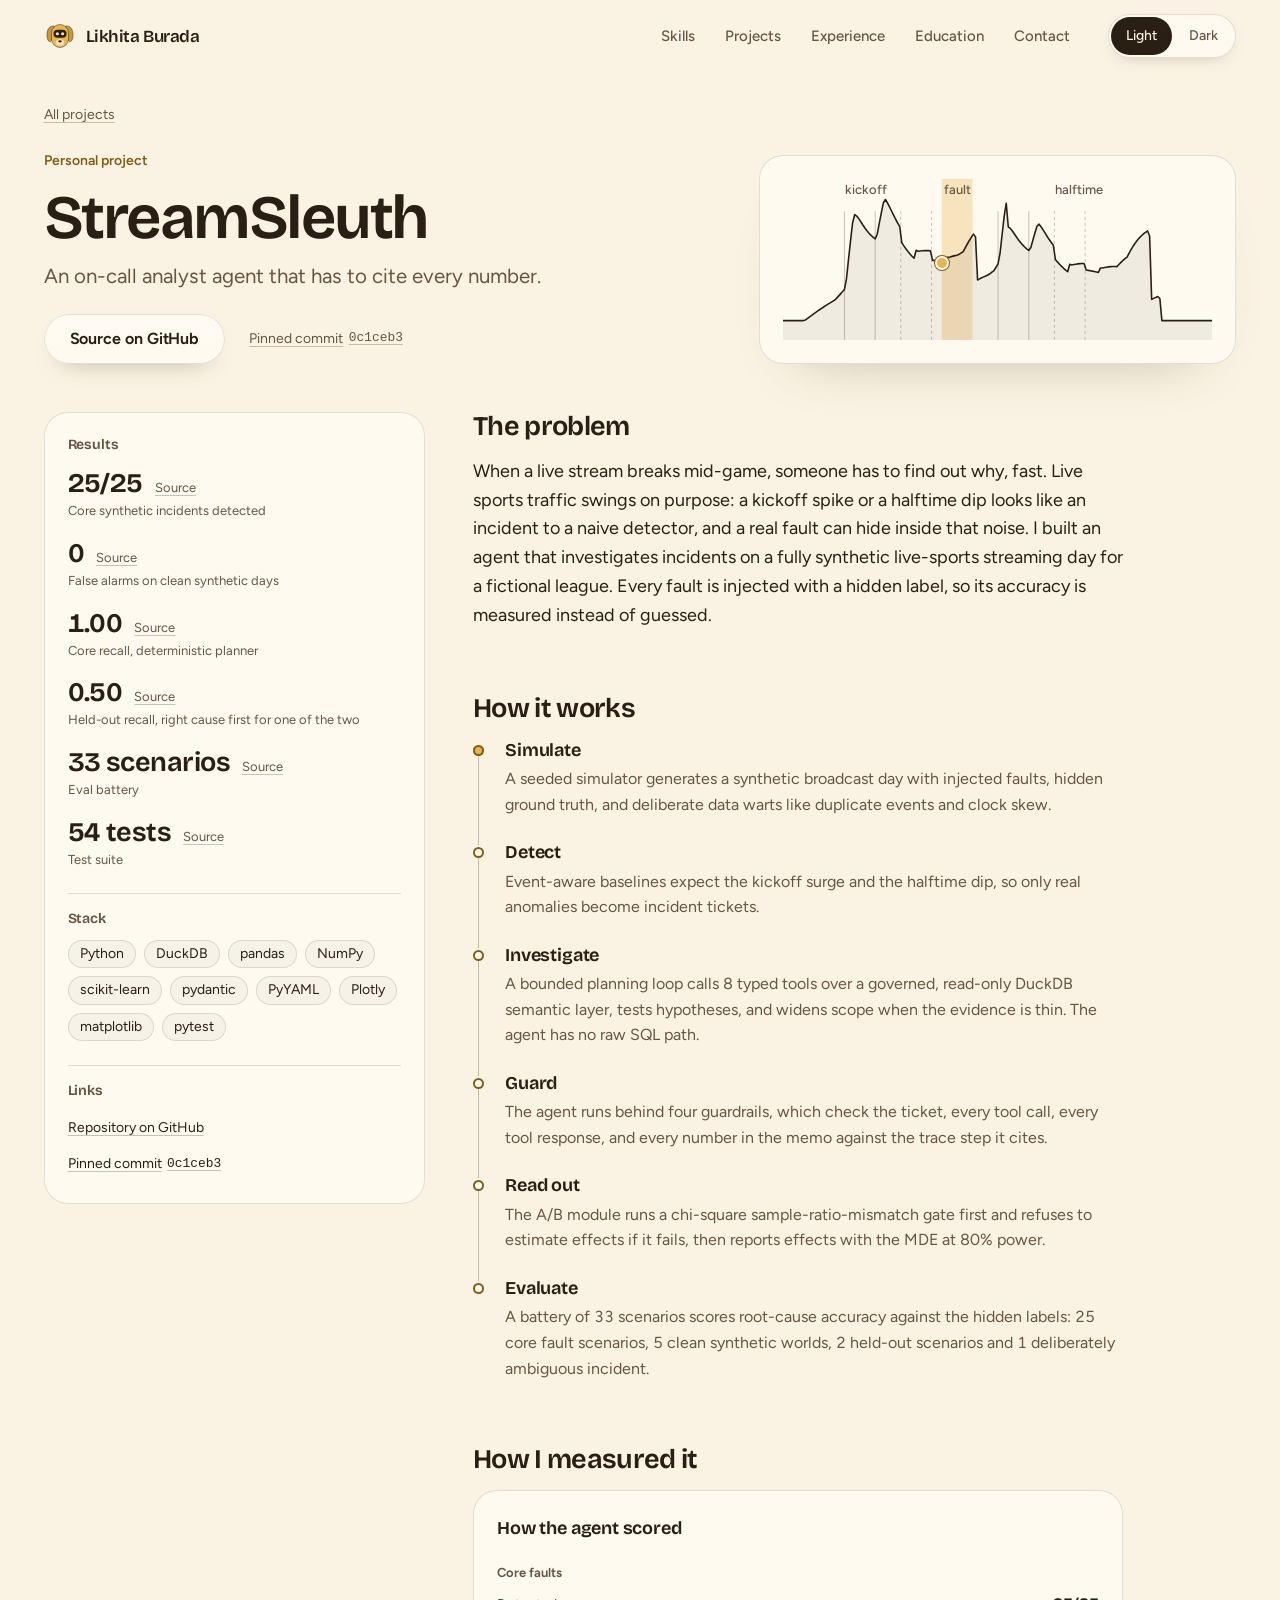
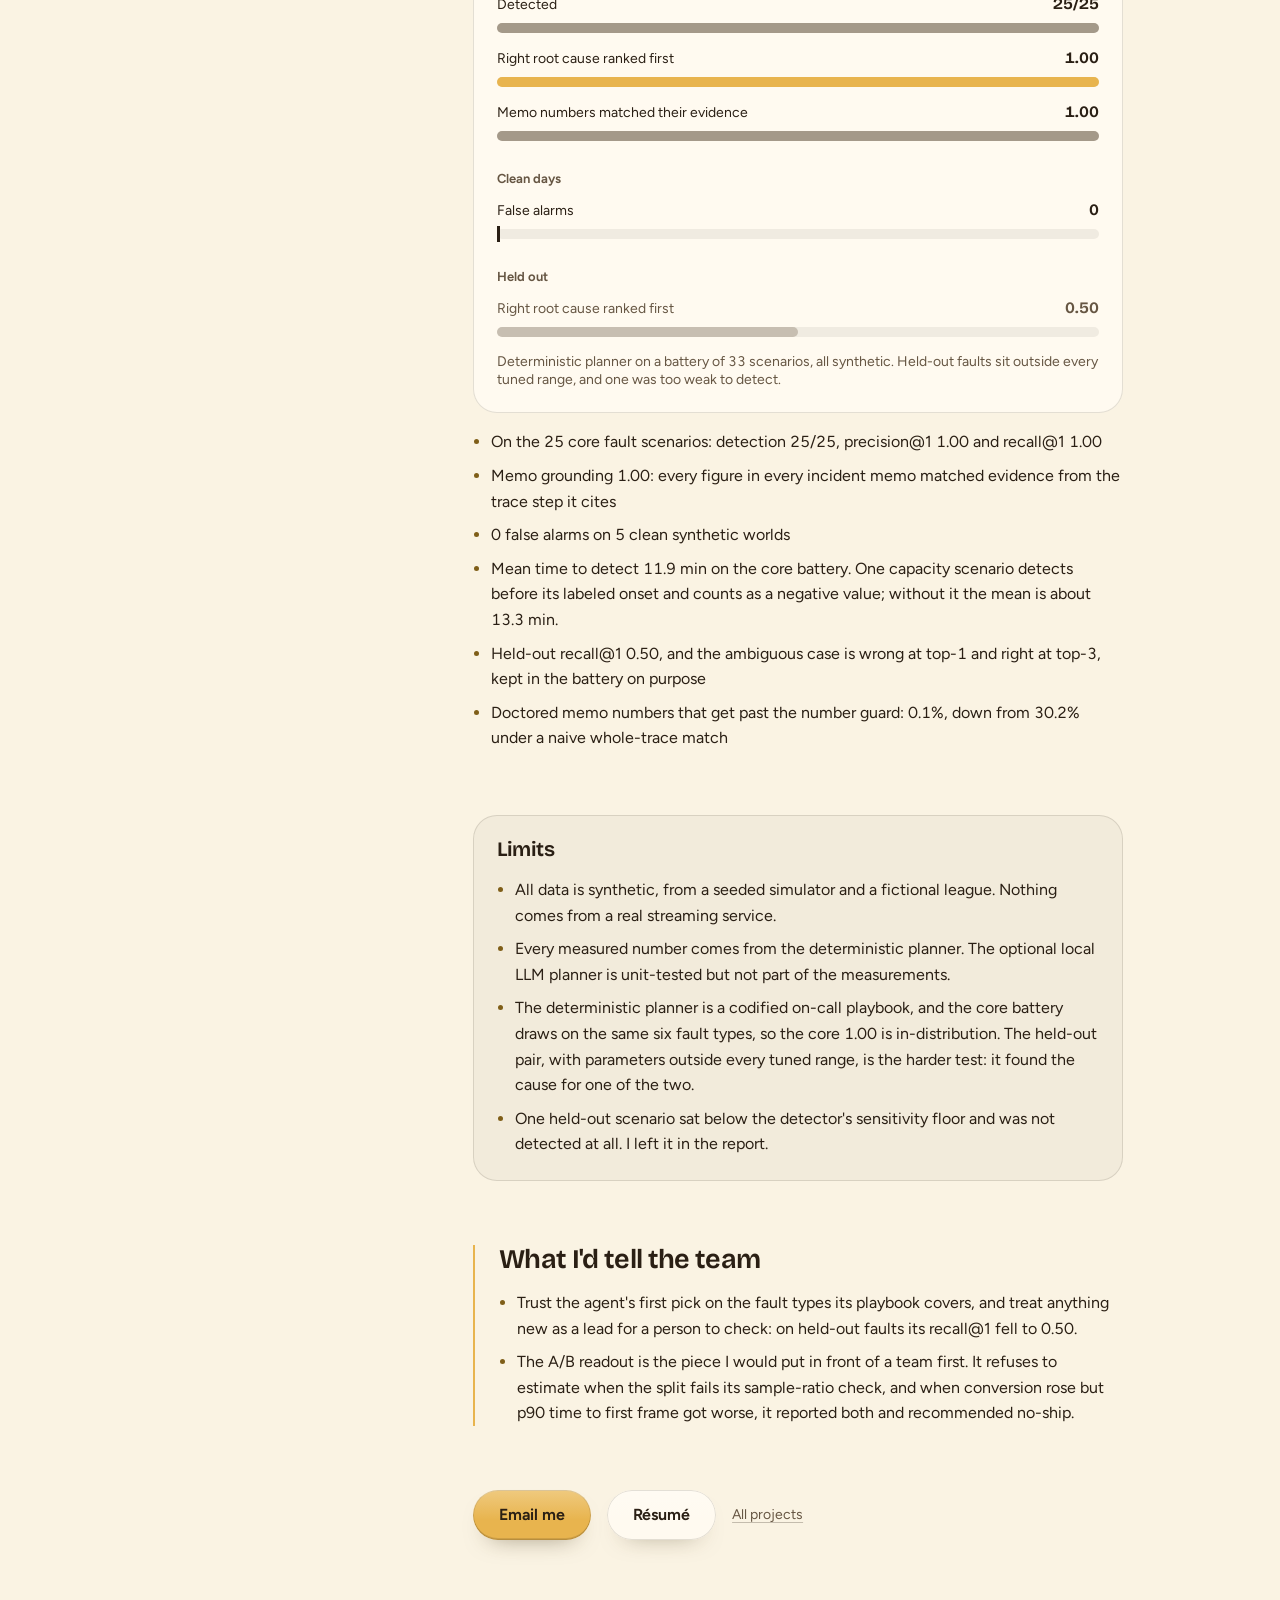
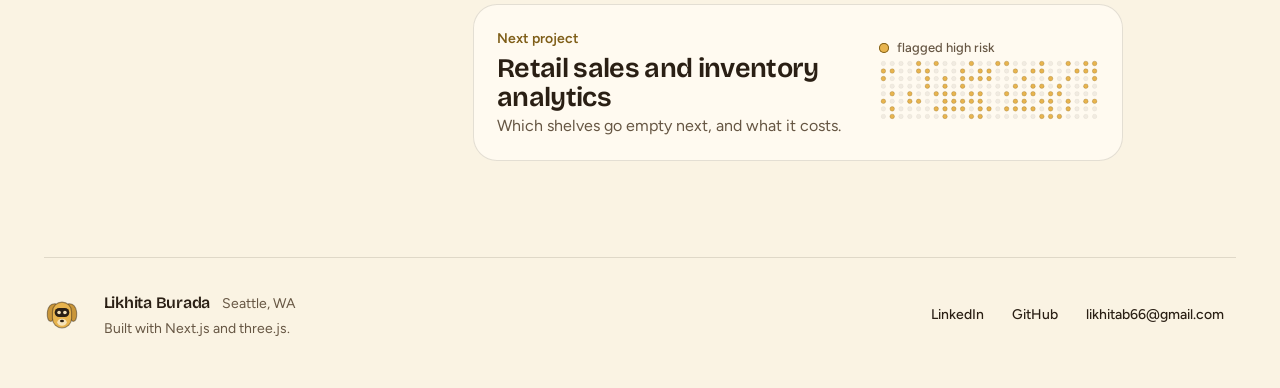
<file: work/streamsleuth/index.html>
<!DOCTYPE html><html lang="en" data-theme="light" class="bricolage_2ec09e5f-module__fwNuWq__variable figtree_f8b24e01-module__NXI8bG__variable"><head><meta charSet="utf-8"/><meta name="viewport" content="width=device-width, initial-scale=1, viewport-fit=cover"/><link rel="preload" href="/_next/static/media/bricolage_grotesque_latin_wght_normal-s.p.1iqnhac4m3hwo.woff2" as="font" crossorigin="" type="font/woff2"/><link rel="preload" href="/_next/static/media/figtree_latin_wght_normal-s.p.08sr_7r2rzxl4.woff2" as="font" crossorigin="" type="font/woff2"/><link rel="stylesheet" href="/_next/static/chunks/2j8gm1x1oek_9.css" data-precedence="next"/><link rel="stylesheet" href="/_next/static/chunks/0zg83_ffbmeaz.css" data-precedence="next"/><link rel="stylesheet" href="/_next/static/chunks/0le0-naqpan9m.css" data-precedence="next"/><link rel="stylesheet" href="/_next/static/chunks/3o333fs8it99a.css" data-precedence="next"/><link rel="preload" as="script" fetchPriority="low" href="/_next/static/chunks/310vm2bl3xxpt.js"/><script src="/_next/static/chunks/19mx3mg6lkumu.js" async=""></script><script src="/_next/static/chunks/1rj7ns8rte9vc.js" async=""></script><script src="/_next/static/chunks/3bb0qu0wuhwr1.js" async=""></script><script src="/_next/static/chunks/turbopack-2e-a58cdyjr05.js" async=""></script><script src="/_next/static/chunks/3fntmmi971322.js" async=""></script><script src="/_next/static/chunks/3ltrnb7bc44mw.js" async=""></script><script src="/_next/static/chunks/3dwlwtl0x1_8-.js" async=""></script><meta name="theme-color" content="#FAF3E3" media="(prefers-color-scheme: light)"/><meta name="theme-color" content="#FAF3E3" media="(prefers-color-scheme: dark)"/><meta name="color-scheme" content="light"/><title>StreamSleuth | Likhita Burada</title><meta name="description" content="An on-call analyst agent that has to cite every number. How it works, what I measured and where it falls short."/><meta name="application-name" content="Likhita Burada"/><link rel="author" href="https://likhitab66.github.io"/><meta name="author" content="Likhita Burada"/><link rel="canonical" href="https://likhitab66.github.io/work/streamsleuth/"/><meta property="og:title" content="StreamSleuth | Likhita Burada"/><meta property="og:description" content="An on-call analyst agent that has to cite every number. How it works, what I measured and where it falls short."/><meta property="og:url" content="https://likhitab66.github.io/work/streamsleuth/"/><meta property="og:site_name" content="Likhita Burada"/><meta property="og:image" content="https://likhitab66.github.io/og.jpg"/><meta property="og:image:width" content="2400"/><meta property="og:image:height" content="1260"/><meta property="og:image:alt" content="Goldie, a glossy golden robot pup, next to the name Likhita Burada"/><meta property="og:type" content="article"/><meta name="twitter:card" content="summary_large_image"/><meta name="twitter:title" content="StreamSleuth | Likhita Burada"/><meta name="twitter:description" content="An on-call analyst agent that has to cite every number. How it works, what I measured and where it falls short."/><meta name="twitter:image" content="https://likhitab66.github.io/og.jpg"/><meta name="twitter:image:alt" content="Goldie, a glossy golden robot pup, next to the name Likhita Burada"/><meta name="twitter:image:width" content="2400"/><meta name="twitter:image:height" content="1260"/><link rel="icon" href="/icon.svg?icon.1v-ungnn4yhq-.svg" sizes="any" type="image/svg+xml"/><link rel="apple-touch-icon" href="/apple-icon.png?apple-icon.13rzr7wyc-vd0.png" sizes="180x180" type="image/png"/><meta name="next-size-adjust" content=""/><script>(function(){var d=document.documentElement;d.setAttribute('data-js','');try{if(localStorage.getItem('theme')==='dark'){d.setAttribute('data-theme','dark')}}catch(e){}})();</script><script src="/_next/static/chunks/0cz1d0mv5g_q7.js" noModule=""></script></head><body><div hidden=""><!--$--><!--/$--></div><a class="skip" href="#main">Skip to content</a><header class="topbar"><div class="topbar__inner wrap"><a class="topbar__name" aria-label="Likhita Burada, home page" href="/"><svg class="goldie-mark" width="32" height="32" viewBox="0 0 32 32" aria-hidden="true" focusable="false"><path class="goldie-mark__ear" d="M10 6C6.5 5.6 3.4 8.4 3 13.5c-.3 4.1.6 7.5 2.6 8.1 1.8.5 2.8-2 3.3-4.8l2-8.4c.3-1.4 0-2.3-.9-2.4Z"></path><path class="goldie-mark__ear" d="M22 6c3.5-.4 6.6 2.4 7 7.5.3 4.1-.6 7.5-2.6 8.1-1.8.5-2.8-2-3.3-4.8l-2-8.4c-.3-1.4 0-2.3.9-2.4Z"></path><rect class="goldie-mark__head" x="7.5" y="4.5" width="17" height="23" rx="8.5"></rect><rect class="goldie-mark__visor" x="9.5" y="9.75" width="13" height="8" rx="4"></rect><circle class="goldie-mark__eye" cx="13.4" cy="13.75" r="1.6"></circle><circle class="goldie-mark__eye" cx="18.6" cy="13.75" r="1.6"></circle><ellipse class="goldie-mark__muzzle" cx="16" cy="22.4" rx="4.2" ry="3.1"></ellipse><ellipse class="goldie-mark__nose" cx="16" cy="21.3" rx="1.8" ry="1.15"></ellipse></svg><span>Likhita Burada</span></a><nav class="topbar__nav" aria-label="Sections"><ul class="topbar__links" role="list"><li><a class="topbar__link" href="/#skills">Skills</a></li><li><a class="topbar__link" href="/#projects">Projects</a></li><li><a class="topbar__link" href="/#experience">Experience</a></li><li><a class="topbar__link" href="/#education">Education</a></li><li><a class="topbar__link" href="/#contact">Contact</a></li></ul></nav><div class="theme-switch needs-js topbar__theme" role="group" aria-label="Colour theme"><button type="button" class="theme-switch__btn" aria-pressed="false">Light</button><button type="button" class="theme-switch__btn" aria-pressed="false">Dark</button></div><details class="menu"><summary class="menu__button">Menu<span class="menu__icon" aria-hidden="true"><span></span><span></span></span></summary><div class="menu__panel shell"><div class="menu__core core"><nav aria-label="Sections"><ul class="menu__list" role="list"><li><a class="menu__link" href="/#skills">Skills</a></li><li><a class="menu__link" href="/#projects">Projects</a></li><li><a class="menu__link" href="/#experience">Experience</a></li><li><a class="menu__link" href="/#education">Education</a></li><li><a class="menu__link" href="/#contact">Contact</a></li></ul></nav><div class="theme-switch needs-js menu__theme" role="group" aria-label="Colour theme"><button type="button" class="theme-switch__btn" aria-pressed="false">Light</button><button type="button" class="theme-switch__btn" aria-pressed="false">Dark</button></div></div></div></details></div></header><main id="main" tabindex="-1" class="case" data-case="streamsleuth"><div class="wrap"><header class="case-head"><div class="case-head__text"><a class="case-head__back" href="/#projects">All projects</a><p class="case-head__kind">Personal project</p><h1 class="case-head__name">StreamSleuth</h1><p class="case-head__tagline">An on-call analyst agent that has to cite every number.</p><div class="case-head__links"><a class="btn btn-secondary" href="https://github.com/Likhitab66/streamsleuth-agentic-rca" target="_blank" rel="noopener noreferrer">Source on GitHub</a><a class="case-head__pin" href="https://github.com/Likhitab66/streamsleuth-agentic-rca/tree/0c1ceb38fa67ecd26e36c6aa3e95549ae84ae315" target="_blank" rel="noopener noreferrer">Pinned commit<!-- --> <span class="case-sha" data-nc="commit">0c1ceb3</span></a></div></div><div class="case-head__frame"><div class="pj-cover" data-cover="streamsleuth" aria-hidden="true"><svg viewBox="0 0 400 150" preserveAspectRatio="none" focusable="false"><rect class="pj-cover__band" x="147.97" y="0" width="28.640000000000015" height="150"></rect><line class="pj-cover__tick" x1="57.28" x2="57.28" y1="150" y2="30"></line><line class="pj-cover__tick" x1="85.92" x2="85.92" y1="150" y2="30"></line><line class="pj-cover__tick" x1="200.48" x2="200.48" y1="150" y2="30"></line><line class="pj-cover__tick" x1="229.12" x2="229.12" y1="150" y2="30"></line><line class="pj-cover__tick pj-cover__tick--dash" x1="109.79" x2="109.79" y1="150" y2="30"></line><line class="pj-cover__tick pj-cover__tick--dash" x1="138.42" x2="138.42" y1="150" y2="30"></line><line class="pj-cover__tick pj-cover__tick--dash" x1="252.98" x2="252.98" y1="150" y2="30"></line><line class="pj-cover__tick pj-cover__tick--dash" x1="281.62" x2="281.62" y1="150" y2="30"></line><path class="pj-cover__area" d="M0,132L1.91,132L3.82,132L5.73,132L7.64,132L9.55,132L11.46,132L13.37,132L15.27,132L17.18,132L19.09,132L21,131.35L22.91,129.99L24.82,128.56L26.73,127.12L28.64,125.7L30.55,124.31L32.46,122.95L34.37,121.64L36.28,120.35L38.19,119.1L40.1,117.87L42,116.67L43.91,115.48L45.82,114.31L47.73,113.15L49.64,111.55L51.55,109.46L53.46,107.33L55.37,105.2L57.28,103.09L59.19,92.91L61.1,74.77L63.01,57.19L64.92,40.74L66.83,33.15L68.74,34.52L70.64,36.98L72.55,39.91L74.46,42.89L76.37,45.71L78.28,48.27L80.19,50.54L82.1,52.54L84.01,54.29L85.92,55.82L87.83,51.48L89.74,41.38L91.65,31.52L93.56,22.29L95.47,19.15L97.37,22.18L99.28,25.89L101.19,29.84L103.1,33.77L105.01,37.53L106.92,41.06L108.83,44.35L110.74,59.38L112.65,62.35L114.56,65.09L116.47,67.6L118.38,69.88L120.29,71.97L122.2,73.88L124.11,66.47L126.01,67.36L127.92,67.18L129.83,66.96L131.74,66.8L133.65,66.74L135.56,66.79L137.47,66.97L139.38,75.64L141.29,76.11L143.2,76.63L145.11,77.19L147.02,77.76L148.93,78.33L150.84,78.9L152.74,73.04L154.65,73.1L156.56,72.48L158.47,71.9L160.38,71.42L162.29,71.07L164.2,70.25L166.11,68.92L168.02,67.64L169.93,64.08L171.84,60.6L173.75,57.3L175.66,54.22L177.57,51.39L179.47,53.98L181.38,94.09L183.29,93.09L185.2,92.14L187.11,91.23L189.02,90.35L190.93,89.51L192.84,88.37L194.75,86.89L196.66,85.4L198.57,82.27L200.48,79.15L202.39,68.81L204.3,51.4L206.21,34.61L208.11,22.56L210.02,44.71L211.93,46.1L213.84,48.48L215.75,51.27L217.66,54.11L219.57,56.79L221.48,59.24L223.39,61.44L225.3,63.38L227.21,65.1L229.12,66.62L231.03,63.91L232.94,57.06L234.84,50.35L236.75,44.07L238.66,42.11L240.57,44.55L242.48,47.45L244.39,50.53L246.3,53.57L248.21,56.48L250.12,59.22L252.03,61.78L253.94,74.94L255.85,77.29L257.76,79.45L259.67,81.44L261.58,83.24L263.48,84.89L265.39,86.39L267.3,79.52L269.21,80.13L271.12,79.78L273.03,79.42L274.94,79.11L276.85,78.89L278.76,78.79L280.67,78.8L282.58,84.9L284.49,85.17L286.4,85.5L288.31,85.86L290.21,86.25L292.12,86.66L294.03,87.07L295.94,82.91L297.85,82.98L299.76,82.57L301.67,82.2L303.58,81.91L305.49,81.7L307.4,81.6L309.31,81.58L311.22,81.65L313.13,79.66L315.04,77.72L316.95,75.89L318.85,74.23L320.76,72.75L322.67,69.12L324.58,65.68L326.49,62.51L328.4,59.65L330.31,57.11L332.22,54.87L334.13,52.92L336.04,51.22L337.95,49.74L339.86,48.45L341.77,53.16L343.68,112.25L345.58,111.28L347.49,110.38L349.4,109.56L351.31,111.42L353.22,132L355.13,132L357.04,132L358.95,132L360.86,132L362.77,132L364.68,132L366.59,132L368.5,132L370.41,132L372.32,132L374.22,132L376.13,132L378.04,132L379.95,132L381.86,132L383.77,132L385.68,132L387.59,132L389.5,132L391.41,132L393.32,132L395.23,132L397.14,132L399.05,132L400,132L400,150L0,150Z"></path><path class="pj-cover__line" d="M0,132L1.91,132L3.82,132L5.73,132L7.64,132L9.55,132L11.46,132L13.37,132L15.27,132L17.18,132L19.09,132L21,131.35L22.91,129.99L24.82,128.56L26.73,127.12L28.64,125.7L30.55,124.31L32.46,122.95L34.37,121.64L36.28,120.35L38.19,119.1L40.1,117.87L42,116.67L43.91,115.48L45.82,114.31L47.73,113.15L49.64,111.55L51.55,109.46L53.46,107.33L55.37,105.2L57.28,103.09L59.19,92.91L61.1,74.77L63.01,57.19L64.92,40.74L66.83,33.15L68.74,34.52L70.64,36.98L72.55,39.91L74.46,42.89L76.37,45.71L78.28,48.27L80.19,50.54L82.1,52.54L84.01,54.29L85.92,55.82L87.83,51.48L89.74,41.38L91.65,31.52L93.56,22.29L95.47,19.15L97.37,22.18L99.28,25.89L101.19,29.84L103.1,33.77L105.01,37.53L106.92,41.06L108.83,44.35L110.74,59.38L112.65,62.35L114.56,65.09L116.47,67.6L118.38,69.88L120.29,71.97L122.2,73.88L124.11,66.47L126.01,67.36L127.92,67.18L129.83,66.96L131.74,66.8L133.65,66.74L135.56,66.79L137.47,66.97L139.38,75.64L141.29,76.11L143.2,76.63L145.11,77.19L147.02,77.76L148.93,78.33L150.84,78.9L152.74,73.04L154.65,73.1L156.56,72.48L158.47,71.9L160.38,71.42L162.29,71.07L164.2,70.25L166.11,68.92L168.02,67.64L169.93,64.08L171.84,60.6L173.75,57.3L175.66,54.22L177.57,51.39L179.47,53.98L181.38,94.09L183.29,93.09L185.2,92.14L187.11,91.23L189.02,90.35L190.93,89.51L192.84,88.37L194.75,86.89L196.66,85.4L198.57,82.27L200.48,79.15L202.39,68.81L204.3,51.4L206.21,34.61L208.11,22.56L210.02,44.71L211.93,46.1L213.84,48.48L215.75,51.27L217.66,54.11L219.57,56.79L221.48,59.24L223.39,61.44L225.3,63.38L227.21,65.1L229.12,66.62L231.03,63.91L232.94,57.06L234.84,50.35L236.75,44.07L238.66,42.11L240.57,44.55L242.48,47.45L244.39,50.53L246.3,53.57L248.21,56.48L250.12,59.22L252.03,61.78L253.94,74.94L255.85,77.29L257.76,79.45L259.67,81.44L261.58,83.24L263.48,84.89L265.39,86.39L267.3,79.52L269.21,80.13L271.12,79.78L273.03,79.42L274.94,79.11L276.85,78.89L278.76,78.79L280.67,78.8L282.58,84.9L284.49,85.17L286.4,85.5L288.31,85.86L290.21,86.25L292.12,86.66L294.03,87.07L295.94,82.91L297.85,82.98L299.76,82.57L301.67,82.2L303.58,81.91L305.49,81.7L307.4,81.6L309.31,81.58L311.22,81.65L313.13,79.66L315.04,77.72L316.95,75.89L318.85,74.23L320.76,72.75L322.67,69.12L324.58,65.68L326.49,62.51L328.4,59.65L330.31,57.11L332.22,54.87L334.13,52.92L336.04,51.22L337.95,49.74L339.86,48.45L341.77,53.16L343.68,112.25L345.58,111.28L347.49,110.38L349.4,109.56L351.31,111.42L353.22,132L355.13,132L357.04,132L358.95,132L360.86,132L362.77,132L364.68,132L366.59,132L368.5,132L370.41,132L372.32,132L374.22,132L376.13,132L378.04,132L379.95,132L381.86,132L383.77,132L385.68,132L387.59,132L389.5,132L391.41,132L393.32,132L395.23,132L397.14,132L399.05,132L400,132"></path></svg><span class="pj-cover__dot" style="left:37%;top:52%"></span><span class="pj-cover__label" data-align="start" style="left:14.3%;top:2.7%">kickoff</span><span class="pj-cover__label" data-align="middle" style="left:40.6%;top:2.7%">fault</span><span class="pj-cover__label" data-align="start" style="left:63.2%;top:2.7%">halftime</span></div></div></header><div class="case-grid"><aside class="case-facts" aria-label="Facts"><h2 class="case-facts__title">Results</h2><dl class="case-facts__results"><div class="case-facts__result"><dt>Core synthetic incidents detected</dt><dd><span class="claim-module__yLOVoG__claim case-facts__value" data-claim="ss-detection" data-basis="repo" data-framing="hers">25/25</span><a class="case-facts__source" href="https://github.com/Likhitab66/streamsleuth-agentic-rca/blob/0c1ceb38fa67ecd26e36c6aa3e95549ae84ae315/README.md?plain=1#L160" target="_blank" rel="noopener noreferrer" aria-label="Source for Core synthetic incidents detected">Source</a></dd></div><div class="case-facts__result"><dt>False alarms on clean synthetic days</dt><dd><span class="claim-module__yLOVoG__claim case-facts__value" data-claim="ss-false-alarms" data-basis="repo" data-framing="hers">0</span><a class="case-facts__source" href="https://github.com/Likhitab66/streamsleuth-agentic-rca/blob/0c1ceb38fa67ecd26e36c6aa3e95549ae84ae315/README.md?plain=1#L164" target="_blank" rel="noopener noreferrer" aria-label="Source for False alarms on clean synthetic days">Source</a></dd></div><div class="case-facts__result"><dt>Core recall, deterministic planner</dt><dd><span class="claim-module__yLOVoG__claim case-facts__value" data-claim="ss-recall-at-1" data-basis="repo" data-framing="hers">1.00</span><a class="case-facts__source" href="https://github.com/Likhitab66/streamsleuth-agentic-rca/blob/0c1ceb38fa67ecd26e36c6aa3e95549ae84ae315/README.md?plain=1#L160" target="_blank" rel="noopener noreferrer" aria-label="Source for Core recall, deterministic planner">Source</a></dd></div><div class="case-facts__result"><dt>Held-out recall, right cause first for one of the two</dt><dd><span class="claim-module__yLOVoG__claim case-facts__value" data-claim="ss-heldout-recall" data-basis="repo" data-framing="hers">0.50</span><a class="case-facts__source" href="https://github.com/Likhitab66/streamsleuth-agentic-rca/blob/0c1ceb38fa67ecd26e36c6aa3e95549ae84ae315/README.md?plain=1#L161" target="_blank" rel="noopener noreferrer" aria-label="Source for Held-out recall, right cause first for one of the two">Source</a></dd></div><div class="case-facts__result"><dt>Eval battery</dt><dd><span class="claim-module__yLOVoG__claim case-facts__value" data-claim="ss-scenarios" data-basis="repo" data-framing="hers">33 scenarios</span><a class="case-facts__source" href="https://github.com/Likhitab66/streamsleuth-agentic-rca/blob/0c1ceb38fa67ecd26e36c6aa3e95549ae84ae315/README.md?plain=1#L132" target="_blank" rel="noopener noreferrer" aria-label="Source for Eval battery">Source</a></dd></div><div class="case-facts__result"><dt>Test suite</dt><dd><span class="claim-module__yLOVoG__claim case-facts__value" data-claim="ss-tests" data-basis="repo" data-framing="hers">54 tests</span><a class="case-facts__source" href="https://github.com/Likhitab66/streamsleuth-agentic-rca/blob/0c1ceb38fa67ecd26e36c6aa3e95549ae84ae315/README.md?plain=1#L134" target="_blank" rel="noopener noreferrer" aria-label="Source for Test suite">Source</a></dd></div></dl><h2 class="case-facts__title">Stack</h2><ul class="case-facts__stack" role="list"><li>Python</li><li>DuckDB</li><li>pandas</li><li>NumPy</li><li>scikit-learn</li><li>pydantic</li><li>PyYAML</li><li>Plotly</li><li>matplotlib</li><li>pytest</li></ul><h2 class="case-facts__title">Links</h2><ul class="case-facts__links" role="list"><li><a href="https://github.com/Likhitab66/streamsleuth-agentic-rca" target="_blank" rel="noopener noreferrer">Repository on GitHub</a></li><li><a href="https://github.com/Likhitab66/streamsleuth-agentic-rca/tree/0c1ceb38fa67ecd26e36c6aa3e95549ae84ae315" target="_blank" rel="noopener noreferrer">Pinned commit<!-- --> <span class="case-sha" data-nc="commit">0c1ceb3</span></a></li></ul></aside><div class="case-main"><section id="problem" class="case-block" aria-labelledby="case-problem-title"><h2 id="case-problem-title" class="case-block__title">The problem</h2><p class="case-block__text">When a live stream breaks mid-game, someone has to find out why, fast. Live sports traffic swings on purpose: a kickoff spike or a halftime dip looks like an incident to a naive detector, and a real fault can hide inside that noise. I built an agent that investigates incidents on a fully synthetic live-sports streaming day for a fictional league. Every fault is injected with a hidden label, so its accuracy is measured instead of guessed.</p></section><section id="pipeline" class="case-block" aria-labelledby="case-pipeline-title"><h2 id="case-pipeline-title" class="case-block__title">How it works</h2><ol class="case-steps" role="list"><li class="case-steps__step"><h3 class="case-steps__label">Simulate</h3><p class="case-steps__detail">A seeded simulator generates a synthetic broadcast day with injected faults, hidden ground truth, and deliberate data warts like duplicate events and clock skew.</p></li><li class="case-steps__step"><h3 class="case-steps__label">Detect</h3><p class="case-steps__detail">Event-aware baselines expect the kickoff surge and the halftime dip, so only real anomalies become incident tickets.</p></li><li class="case-steps__step"><h3 class="case-steps__label">Investigate</h3><p class="case-steps__detail">A bounded planning loop calls <span class="claim-module__yLOVoG__claim" data-claim="ss-tools" data-basis="repo" data-framing="hers">8 typed tools</span> over a governed, read-only DuckDB semantic layer, tests hypotheses, and widens scope when the evidence is thin. The agent has no raw SQL path.</p></li><li class="case-steps__step"><h3 class="case-steps__label">Guard</h3><p class="case-steps__detail">The agent runs behind <span class="claim-module__yLOVoG__claim" data-claim="ss-guardrails" data-basis="repo" data-framing="hers">four guardrails</span>, which check the ticket, every tool call, every tool response, and every number in the memo against the trace step it cites.</p></li><li class="case-steps__step"><h3 class="case-steps__label">Read out</h3><p class="case-steps__detail">The A/B module runs a chi-square sample-ratio-mismatch gate first and refuses to estimate effects if it fails, then reports effects with the MDE at <span class="claim-module__yLOVoG__claim" data-claim="ss-srm-power" data-basis="repo" data-framing="hers">80%</span> power.</p></li><li class="case-steps__step"><h3 class="case-steps__label">Evaluate</h3><p class="case-steps__detail">A battery of <span class="claim-module__yLOVoG__claim" data-claim="ss-scenarios" data-basis="repo" data-framing="hers">33 scenarios</span> scores root-cause accuracy against the hidden labels: <span class="claim-module__yLOVoG__claim" data-claim="ss-core-faults" data-basis="repo" data-framing="hers">25 core fault scenarios</span>, <span class="claim-module__yLOVoG__claim" data-claim="ss-clean-worlds" data-basis="repo" data-framing="hers">5 clean synthetic worlds</span>, <span class="claim-module__yLOVoG__claim" data-claim="ss-heldout-count" data-basis="repo" data-framing="hers">2 held-out scenarios</span> and <span class="claim-module__yLOVoG__claim" data-claim="ss-ambiguous-count" data-basis="repo" data-framing="hers">1 deliberately ambiguous incident</span>.</p></li></ol></section><section id="measured" class="case-block" aria-labelledby="case-measured-title"><h2 id="case-measured-title" class="case-block__title">How I measured it</h2><figure class="rf" data-figure="bars" aria-labelledby="fig-streamsleuth-title"><p id="fig-streamsleuth-title" class="rf__title">How the agent scored</p><div class="rf__plot"><svg class="rf-bars" width="100%" height="378" aria-hidden="true" focusable="false"><text class="rf-bars__group" x="0" y="18">Core faults</text><g class="rf-bars__row rf-bars__row--plain"><text class="rf-bars__label" x="0" y="50">Detected</text><text class="rf-bars__value" x="100%" y="50" text-anchor="end" data-claim="ss-detection" data-basis="repo" data-framing="hers">25/25</text><rect class="rf-bars__track" x="0" y="64" width="100%" height="10" rx="5"></rect><rect class="rf-bars__fill" x="0" y="64" width="100%" height="10" rx="5"></rect></g><g class="rf-bars__row rf-bars__row--accent"><text class="rf-bars__label" x="0" y="104">Right root cause ranked first</text><text class="rf-bars__value" x="100%" y="104" text-anchor="end" data-claim="ss-recall-at-1" data-basis="repo" data-framing="hers">1.00</text><rect class="rf-bars__track" x="0" y="118" width="100%" height="10" rx="5"></rect><rect class="rf-bars__fill" x="0" y="118" width="100%" height="10" rx="5"></rect></g><g class="rf-bars__row rf-bars__row--plain"><text class="rf-bars__label" x="0" y="158">Memo numbers matched their evidence</text><text class="rf-bars__value" x="100%" y="158" text-anchor="end" data-claim="ss-grounding" data-basis="repo" data-framing="hers">1.00</text><rect class="rf-bars__track" x="0" y="172" width="100%" height="10" rx="5"></rect><rect class="rf-bars__fill" x="0" y="172" width="100%" height="10" rx="5"></rect></g><text class="rf-bars__group" x="0" y="224">Clean days</text><g class="rf-bars__row rf-bars__row--plain"><text class="rf-bars__label" x="0" y="256">False alarms</text><text class="rf-bars__value" x="100%" y="256" text-anchor="end" data-claim="ss-false-alarms" data-basis="repo" data-framing="hers">0</text><rect class="rf-bars__track" x="0" y="270" width="100%" height="10" rx="5"></rect><rect class="rf-bars__zero" x="0" y="267" width="3" height="16"></rect></g><text class="rf-bars__group" x="0" y="322">Held out</text><g class="rf-bars__row rf-bars__row--muted"><text class="rf-bars__label" x="0" y="354">Right root cause ranked first</text><text class="rf-bars__value" x="100%" y="354" text-anchor="end" data-claim="ss-heldout-recall" data-basis="repo" data-framing="hers">0.50</text><rect class="rf-bars__track" x="0" y="368" width="100%" height="10" rx="5"></rect><rect class="rf-bars__fill" x="0" y="368" width="50%" height="10" rx="5"></rect></g></svg></div><div class="sr-only"><table><caption>The figure as a table</caption><thead><tr><th scope="col">Group</th><th scope="col">Measure</th><th scope="col">Value</th></tr></thead><tbody><tr><td>Core faults</td><th scope="row">Detected</th><td><span class="claim-module__yLOVoG__claim" data-claim="ss-detection" data-basis="repo" data-framing="hers">25/25</span></td></tr><tr><td>Core faults</td><th scope="row">Right root cause ranked first</th><td><span class="claim-module__yLOVoG__claim" data-claim="ss-recall-at-1" data-basis="repo" data-framing="hers">1.00</span></td></tr><tr><td>Core faults</td><th scope="row">Memo numbers matched their evidence</th><td><span class="claim-module__yLOVoG__claim" data-claim="ss-grounding" data-basis="repo" data-framing="hers">1.00</span></td></tr><tr><td>Clean days</td><th scope="row">False alarms</th><td><span class="claim-module__yLOVoG__claim" data-claim="ss-false-alarms" data-basis="repo" data-framing="hers">0</span></td></tr><tr><td>Held out</td><th scope="row">Right root cause ranked first</th><td><span class="claim-module__yLOVoG__claim" data-claim="ss-heldout-recall" data-basis="repo" data-framing="hers">0.50</span></td></tr></tbody></table></div><figcaption class="rf__caption">Deterministic planner on a battery of <span class="claim-module__yLOVoG__claim" data-claim="ss-scenarios" data-basis="repo" data-framing="hers">33 scenarios</span>, all synthetic. Held-out faults sit outside every tuned range, and one was too weak to detect.</figcaption></figure><ul class="case-list"><li>On the <span class="claim-module__yLOVoG__claim" data-claim="ss-core-faults" data-basis="repo" data-framing="hers">25 core fault scenarios</span>: detection <span class="claim-module__yLOVoG__claim" data-claim="ss-detection" data-basis="repo" data-framing="hers">25/25</span>, <span data-nc="name">precision@1</span> <span class="claim-module__yLOVoG__claim" data-claim="ss-precision-at-1" data-basis="repo" data-framing="hers">1.00</span> and <span data-nc="name">recall@1</span> <span class="claim-module__yLOVoG__claim" data-claim="ss-recall-at-1" data-basis="repo" data-framing="hers">1.00</span></li><li>Memo grounding <span class="claim-module__yLOVoG__claim" data-claim="ss-grounding" data-basis="repo" data-framing="hers">1.00</span>: every figure in every incident memo matched evidence from the trace step it cites</li><li><span class="claim-module__yLOVoG__claim" data-claim="ss-false-alarms" data-basis="repo" data-framing="hers">0</span> false alarms on <span class="claim-module__yLOVoG__claim" data-claim="ss-clean-worlds" data-basis="repo" data-framing="hers">5 clean synthetic worlds</span></li><li>Mean time to detect <span class="claim-module__yLOVoG__claim" data-claim="ss-mttd" data-basis="repo" data-framing="hers">11.9 min</span> on the core battery. One capacity scenario detects before its labeled onset and counts as a negative value; without it the mean is <span class="claim-module__yLOVoG__claim" data-claim="ss-mttd-excl" data-basis="repo" data-framing="hers">about 13.3 min</span>.</li><li>Held-out <span data-nc="name">recall@1</span> <span class="claim-module__yLOVoG__claim" data-claim="ss-heldout-recall" data-basis="repo" data-framing="hers">0.50</span>, and the ambiguous case is <span class="claim-module__yLOVoG__claim" data-claim="ss-ambiguous" data-basis="repo" data-framing="hers">wrong at top-1 and right at top-3</span>, kept in the battery on purpose</li><li>Doctored memo numbers that get past the number guard: <span class="claim-module__yLOVoG__claim" data-claim="ss-guard-slip" data-basis="repo" data-framing="hers">0.1%</span>, down from <span class="claim-module__yLOVoG__claim" data-claim="ss-guard-naive" data-basis="repo" data-framing="hers">30.2%</span> under a naive whole-trace match</li></ul></section><section id="limits" class="case-block case-limits" aria-labelledby="case-limits-title"><h2 id="case-limits-title" class="case-block__title">Limits</h2><ul class="case-list"><li>All data is synthetic, from a seeded simulator and a fictional league. Nothing comes from a real streaming service.</li><li>Every measured number comes from the deterministic planner. The optional local LLM planner is unit-tested but not part of the measurements.</li><li>The deterministic planner is a codified on-call playbook, and the core battery draws on the same six fault types, so the core <span class="claim-module__yLOVoG__claim" data-claim="ss-recall-at-1" data-basis="repo" data-framing="hers">1.00</span> is in-distribution. The held-out pair, with parameters outside every tuned range, is the harder test: it found the cause for one of the two.</li><li>One held-out scenario sat below the detector&#x27;s sensitivity floor and was not detected at all. I left it in the report.</li></ul></section><section id="decision" class="case-block case-decision" aria-labelledby="case-decision-title"><h2 id="case-decision-title" class="case-block__title">What I&#x27;d tell the team</h2><ul class="case-list"><li>Trust the agent&#x27;s first pick on the fault types its playbook covers, and treat anything new as a lead for a person to check: on held-out faults its <span data-nc="name">recall@1</span> fell to <span class="claim-module__yLOVoG__claim" data-claim="ss-heldout-recall" data-basis="repo" data-framing="hers">0.50</span>.</li><li>The A/B readout is the piece I would put in front of a team first. It refuses to estimate when the split fails its sample-ratio check, and when conversion rose but p90 time to first frame got worse, it reported both and recommended no-ship.</li></ul></section><nav class="case-reach" aria-label="Reach me"><a class="btn btn-primary" href="mailto:likhitab66@gmail.com">Email me</a><a class="btn btn-secondary" href="/Likhita_Burada_Resume.pdf" target="_blank" rel="noopener" aria-describedby="case-new-tab">Résumé</a><a class="case-reach__back" href="/#projects">All projects</a><span id="case-new-tab" hidden="">opens in a new tab</span></nav><nav class="case-next" aria-label="Next project"><div class="case-next__card"><div class="case-next__text"><p class="case-next__label">Next project</p><a class="case-next__link case-next__name" data-eager="0.6" href="/work/retail-inventory/">Retail sales and inventory analytics</a><p class="case-next__tagline">Which shelves go empty next, and what it costs.</p></div><div class="pj-cover case-next__cover" data-cover="retail-inventory" aria-hidden="true"><svg viewBox="0 0 400 150" preserveAspectRatio="xMidYMid meet" focusable="false"><circle class="pj-cover__sku" cx="8" cy="40.875" r="4.125"></circle><circle class="pj-cover__sku" cx="24" cy="40.875" r="4.125"></circle><circle class="pj-cover__sku" cx="40" cy="40.875" r="4.125"></circle><circle class="pj-cover__sku" cx="56" cy="40.875" r="4.125"></circle><circle class="pj-cover__sku pj-cover__sku--risk" cx="72" cy="40.875" r="4.125"></circle><circle class="pj-cover__sku" cx="88" cy="40.875" r="4.125"></circle><circle class="pj-cover__sku pj-cover__sku--risk" cx="104" cy="40.875" r="4.125"></circle><circle class="pj-cover__sku" cx="120" cy="40.875" r="4.125"></circle><circle class="pj-cover__sku" cx="136" cy="40.875" r="4.125"></circle><circle class="pj-cover__sku" cx="152" cy="40.875" r="4.125"></circle><circle class="pj-cover__sku pj-cover__sku--risk" cx="168" cy="40.875" r="4.125"></circle><circle class="pj-cover__sku" cx="184" cy="40.875" r="4.125"></circle><circle class="pj-cover__sku" cx="200" cy="40.875" r="4.125"></circle><circle class="pj-cover__sku pj-cover__sku--risk" cx="216" cy="40.875" r="4.125"></circle><circle class="pj-cover__sku pj-cover__sku--risk" cx="232" cy="40.875" r="4.125"></circle><circle class="pj-cover__sku" cx="248" cy="40.875" r="4.125"></circle><circle class="pj-cover__sku" cx="264" cy="40.875" r="4.125"></circle><circle class="pj-cover__sku" cx="280" cy="40.875" r="4.125"></circle><circle class="pj-cover__sku pj-cover__sku--risk" cx="296" cy="40.875" r="4.125"></circle><circle class="pj-cover__sku" cx="312" cy="40.875" r="4.125"></circle><circle class="pj-cover__sku" cx="328" cy="40.875" r="4.125"></circle><circle class="pj-cover__sku pj-cover__sku--risk" cx="344" cy="40.875" r="4.125"></circle><circle class="pj-cover__sku" cx="360" cy="40.875" r="4.125"></circle><circle class="pj-cover__sku pj-cover__sku--risk" cx="376" cy="40.875" r="4.125"></circle><circle class="pj-cover__sku pj-cover__sku--risk" cx="392" cy="40.875" r="4.125"></circle><circle class="pj-cover__sku pj-cover__sku--risk" cx="8" cy="54.625" r="4.125"></circle><circle class="pj-cover__sku pj-cover__sku--risk" cx="24" cy="54.625" r="4.125"></circle><circle class="pj-cover__sku" cx="40" cy="54.625" r="4.125"></circle><circle class="pj-cover__sku" cx="56" cy="54.625" r="4.125"></circle><circle class="pj-cover__sku pj-cover__sku--risk" cx="72" cy="54.625" r="4.125"></circle><circle class="pj-cover__sku pj-cover__sku--risk" cx="88" cy="54.625" r="4.125"></circle><circle class="pj-cover__sku" cx="104" cy="54.625" r="4.125"></circle><circle class="pj-cover__sku" cx="120" cy="54.625" r="4.125"></circle><circle class="pj-cover__sku" cx="136" cy="54.625" r="4.125"></circle><circle class="pj-cover__sku pj-cover__sku--risk" cx="152" cy="54.625" r="4.125"></circle><circle class="pj-cover__sku" cx="168" cy="54.625" r="4.125"></circle><circle class="pj-cover__sku pj-cover__sku--risk" cx="184" cy="54.625" r="4.125"></circle><circle class="pj-cover__sku pj-cover__sku--risk" cx="200" cy="54.625" r="4.125"></circle><circle class="pj-cover__sku" cx="216" cy="54.625" r="4.125"></circle><circle class="pj-cover__sku" cx="232" cy="54.625" r="4.125"></circle><circle class="pj-cover__sku pj-cover__sku--risk" cx="248" cy="54.625" r="4.125"></circle><circle class="pj-cover__sku" cx="264" cy="54.625" r="4.125"></circle><circle class="pj-cover__sku pj-cover__sku--risk" cx="280" cy="54.625" r="4.125"></circle><circle class="pj-cover__sku pj-cover__sku--risk" cx="296" cy="54.625" r="4.125"></circle><circle class="pj-cover__sku" cx="312" cy="54.625" r="4.125"></circle><circle class="pj-cover__sku" cx="328" cy="54.625" r="4.125"></circle><circle class="pj-cover__sku" cx="344" cy="54.625" r="4.125"></circle><circle class="pj-cover__sku pj-cover__sku--risk" cx="360" cy="54.625" r="4.125"></circle><circle class="pj-cover__sku pj-cover__sku--risk" cx="376" cy="54.625" r="4.125"></circle><circle class="pj-cover__sku pj-cover__sku--risk" cx="392" cy="54.625" r="4.125"></circle><circle class="pj-cover__sku pj-cover__sku--risk" cx="8" cy="68.375" r="4.125"></circle><circle class="pj-cover__sku" cx="24" cy="68.375" r="4.125"></circle><circle class="pj-cover__sku" cx="40" cy="68.375" r="4.125"></circle><circle class="pj-cover__sku" cx="56" cy="68.375" r="4.125"></circle><circle class="pj-cover__sku" cx="72" cy="68.375" r="4.125"></circle><circle class="pj-cover__sku pj-cover__sku--risk" cx="88" cy="68.375" r="4.125"></circle><circle class="pj-cover__sku" cx="104" cy="68.375" r="4.125"></circle><circle class="pj-cover__sku pj-cover__sku--risk" cx="120" cy="68.375" r="4.125"></circle><circle class="pj-cover__sku" cx="136" cy="68.375" r="4.125"></circle><circle class="pj-cover__sku pj-cover__sku--risk" cx="152" cy="68.375" r="4.125"></circle><circle class="pj-cover__sku pj-cover__sku--risk" cx="168" cy="68.375" r="4.125"></circle><circle class="pj-cover__sku pj-cover__sku--risk" cx="184" cy="68.375" r="4.125"></circle><circle class="pj-cover__sku pj-cover__sku--risk" cx="200" cy="68.375" r="4.125"></circle><circle class="pj-cover__sku" cx="216" cy="68.375" r="4.125"></circle><circle class="pj-cover__sku" cx="232" cy="68.375" r="4.125"></circle><circle class="pj-cover__sku" cx="248" cy="68.375" r="4.125"></circle><circle class="pj-cover__sku pj-cover__sku--risk" cx="264" cy="68.375" r="4.125"></circle><circle class="pj-cover__sku" cx="280" cy="68.375" r="4.125"></circle><circle class="pj-cover__sku" cx="296" cy="68.375" r="4.125"></circle><circle class="pj-cover__sku pj-cover__sku--risk" cx="312" cy="68.375" r="4.125"></circle><circle class="pj-cover__sku" cx="328" cy="68.375" r="4.125"></circle><circle class="pj-cover__sku pj-cover__sku--risk" cx="344" cy="68.375" r="4.125"></circle><circle class="pj-cover__sku" cx="360" cy="68.375" r="4.125"></circle><circle class="pj-cover__sku" cx="376" cy="68.375" r="4.125"></circle><circle class="pj-cover__sku pj-cover__sku--risk" cx="392" cy="68.375" r="4.125"></circle><circle class="pj-cover__sku" cx="8" cy="82.125" r="4.125"></circle><circle class="pj-cover__sku" cx="24" cy="82.125" r="4.125"></circle><circle class="pj-cover__sku" cx="40" cy="82.125" r="4.125"></circle><circle class="pj-cover__sku" cx="56" cy="82.125" r="4.125"></circle><circle class="pj-cover__sku" cx="72" cy="82.125" r="4.125"></circle><circle class="pj-cover__sku pj-cover__sku--risk" cx="88" cy="82.125" r="4.125"></circle><circle class="pj-cover__sku" cx="104" cy="82.125" r="4.125"></circle><circle class="pj-cover__sku pj-cover__sku--risk" cx="120" cy="82.125" r="4.125"></circle><circle class="pj-cover__sku" cx="136" cy="82.125" r="4.125"></circle><circle class="pj-cover__sku pj-cover__sku--risk" cx="152" cy="82.125" r="4.125"></circle><circle class="pj-cover__sku" cx="168" cy="82.125" r="4.125"></circle><circle class="pj-cover__sku" cx="184" cy="82.125" r="4.125"></circle><circle class="pj-cover__sku" cx="200" cy="82.125" r="4.125"></circle><circle class="pj-cover__sku" cx="216" cy="82.125" r="4.125"></circle><circle class="pj-cover__sku" cx="232" cy="82.125" r="4.125"></circle><circle class="pj-cover__sku pj-cover__sku--risk" cx="248" cy="82.125" r="4.125"></circle><circle class="pj-cover__sku" cx="264" cy="82.125" r="4.125"></circle><circle class="pj-cover__sku pj-cover__sku--risk" cx="280" cy="82.125" r="4.125"></circle><circle class="pj-cover__sku pj-cover__sku--risk" cx="296" cy="82.125" r="4.125"></circle><circle class="pj-cover__sku" cx="312" cy="82.125" r="4.125"></circle><circle class="pj-cover__sku pj-cover__sku--risk" cx="328" cy="82.125" r="4.125"></circle><circle class="pj-cover__sku" cx="344" cy="82.125" r="4.125"></circle><circle class="pj-cover__sku" cx="360" cy="82.125" r="4.125"></circle><circle class="pj-cover__sku pj-cover__sku--risk" cx="376" cy="82.125" r="4.125"></circle><circle class="pj-cover__sku" cx="392" cy="82.125" r="4.125"></circle><circle class="pj-cover__sku" cx="8" cy="95.875" r="4.125"></circle><circle class="pj-cover__sku pj-cover__sku--risk" cx="24" cy="95.875" r="4.125"></circle><circle class="pj-cover__sku" cx="40" cy="95.875" r="4.125"></circle><circle class="pj-cover__sku pj-cover__sku--risk" cx="56" cy="95.875" r="4.125"></circle><circle class="pj-cover__sku" cx="72" cy="95.875" r="4.125"></circle><circle class="pj-cover__sku" cx="88" cy="95.875" r="4.125"></circle><circle class="pj-cover__sku pj-cover__sku--risk" cx="104" cy="95.875" r="4.125"></circle><circle class="pj-cover__sku pj-cover__sku--risk" cx="120" cy="95.875" r="4.125"></circle><circle class="pj-cover__sku pj-cover__sku--risk" cx="136" cy="95.875" r="4.125"></circle><circle class="pj-cover__sku" cx="152" cy="95.875" r="4.125"></circle><circle class="pj-cover__sku pj-cover__sku--risk" cx="168" cy="95.875" r="4.125"></circle><circle class="pj-cover__sku pj-cover__sku--risk" cx="184" cy="95.875" r="4.125"></circle><circle class="pj-cover__sku" cx="200" cy="95.875" r="4.125"></circle><circle class="pj-cover__sku" cx="216" cy="95.875" r="4.125"></circle><circle class="pj-cover__sku pj-cover__sku--risk" cx="232" cy="95.875" r="4.125"></circle><circle class="pj-cover__sku" cx="248" cy="95.875" r="4.125"></circle><circle class="pj-cover__sku pj-cover__sku--risk" cx="264" cy="95.875" r="4.125"></circle><circle class="pj-cover__sku pj-cover__sku--risk" cx="280" cy="95.875" r="4.125"></circle><circle class="pj-cover__sku" cx="296" cy="95.875" r="4.125"></circle><circle class="pj-cover__sku pj-cover__sku--risk" cx="312" cy="95.875" r="4.125"></circle><circle class="pj-cover__sku pj-cover__sku--risk" cx="328" cy="95.875" r="4.125"></circle><circle class="pj-cover__sku" cx="344" cy="95.875" r="4.125"></circle><circle class="pj-cover__sku" cx="360" cy="95.875" r="4.125"></circle><circle class="pj-cover__sku" cx="376" cy="95.875" r="4.125"></circle><circle class="pj-cover__sku" cx="392" cy="95.875" r="4.125"></circle><circle class="pj-cover__sku pj-cover__sku--risk" cx="8" cy="109.625" r="4.125"></circle><circle class="pj-cover__sku" cx="24" cy="109.625" r="4.125"></circle><circle class="pj-cover__sku" cx="40" cy="109.625" r="4.125"></circle><circle class="pj-cover__sku pj-cover__sku--risk" cx="56" cy="109.625" r="4.125"></circle><circle class="pj-cover__sku pj-cover__sku--risk" cx="72" cy="109.625" r="4.125"></circle><circle class="pj-cover__sku" cx="88" cy="109.625" r="4.125"></circle><circle class="pj-cover__sku" cx="104" cy="109.625" r="4.125"></circle><circle class="pj-cover__sku pj-cover__sku--risk" cx="120" cy="109.625" r="4.125"></circle><circle class="pj-cover__sku pj-cover__sku--risk" cx="136" cy="109.625" r="4.125"></circle><circle class="pj-cover__sku pj-cover__sku--risk" cx="152" cy="109.625" r="4.125"></circle><circle class="pj-cover__sku pj-cover__sku--risk" cx="168" cy="109.625" r="4.125"></circle><circle class="pj-cover__sku pj-cover__sku--risk" cx="184" cy="109.625" r="4.125"></circle><circle class="pj-cover__sku" cx="200" cy="109.625" r="4.125"></circle><circle class="pj-cover__sku" cx="216" cy="109.625" r="4.125"></circle><circle class="pj-cover__sku" cx="232" cy="109.625" r="4.125"></circle><circle class="pj-cover__sku pj-cover__sku--risk" cx="248" cy="109.625" r="4.125"></circle><circle class="pj-cover__sku pj-cover__sku--risk" cx="264" cy="109.625" r="4.125"></circle><circle class="pj-cover__sku" cx="280" cy="109.625" r="4.125"></circle><circle class="pj-cover__sku pj-cover__sku--risk" cx="296" cy="109.625" r="4.125"></circle><circle class="pj-cover__sku pj-cover__sku--risk" cx="312" cy="109.625" r="4.125"></circle><circle class="pj-cover__sku" cx="328" cy="109.625" r="4.125"></circle><circle class="pj-cover__sku pj-cover__sku--risk" cx="344" cy="109.625" r="4.125"></circle><circle class="pj-cover__sku" cx="360" cy="109.625" r="4.125"></circle><circle class="pj-cover__sku pj-cover__sku--risk" cx="376" cy="109.625" r="4.125"></circle><circle class="pj-cover__sku pj-cover__sku--risk" cx="392" cy="109.625" r="4.125"></circle><circle class="pj-cover__sku" cx="8" cy="123.375" r="4.125"></circle><circle class="pj-cover__sku pj-cover__sku--risk" cx="24" cy="123.375" r="4.125"></circle><circle class="pj-cover__sku" cx="40" cy="123.375" r="4.125"></circle><circle class="pj-cover__sku" cx="56" cy="123.375" r="4.125"></circle><circle class="pj-cover__sku" cx="72" cy="123.375" r="4.125"></circle><circle class="pj-cover__sku" cx="88" cy="123.375" r="4.125"></circle><circle class="pj-cover__sku pj-cover__sku--risk" cx="104" cy="123.375" r="4.125"></circle><circle class="pj-cover__sku pj-cover__sku--risk" cx="120" cy="123.375" r="4.125"></circle><circle class="pj-cover__sku pj-cover__sku--risk" cx="136" cy="123.375" r="4.125"></circle><circle class="pj-cover__sku pj-cover__sku--risk" cx="152" cy="123.375" r="4.125"></circle><circle class="pj-cover__sku" cx="168" cy="123.375" r="4.125"></circle><circle class="pj-cover__sku pj-cover__sku--risk" cx="184" cy="123.375" r="4.125"></circle><circle class="pj-cover__sku pj-cover__sku--risk" cx="200" cy="123.375" r="4.125"></circle><circle class="pj-cover__sku" cx="216" cy="123.375" r="4.125"></circle><circle class="pj-cover__sku pj-cover__sku--risk" cx="232" cy="123.375" r="4.125"></circle><circle class="pj-cover__sku pj-cover__sku--risk" cx="248" cy="123.375" r="4.125"></circle><circle class="pj-cover__sku pj-cover__sku--risk" cx="264" cy="123.375" r="4.125"></circle><circle class="pj-cover__sku pj-cover__sku--risk" cx="280" cy="123.375" r="4.125"></circle><circle class="pj-cover__sku" cx="296" cy="123.375" r="4.125"></circle><circle class="pj-cover__sku pj-cover__sku--risk" cx="312" cy="123.375" r="4.125"></circle><circle class="pj-cover__sku" cx="328" cy="123.375" r="4.125"></circle><circle class="pj-cover__sku pj-cover__sku--risk" cx="344" cy="123.375" r="4.125"></circle><circle class="pj-cover__sku" cx="360" cy="123.375" r="4.125"></circle><circle class="pj-cover__sku" cx="376" cy="123.375" r="4.125"></circle><circle class="pj-cover__sku" cx="392" cy="123.375" r="4.125"></circle><circle class="pj-cover__sku" cx="8" cy="137.125" r="4.125"></circle><circle class="pj-cover__sku pj-cover__sku--risk" cx="24" cy="137.125" r="4.125"></circle><circle class="pj-cover__sku" cx="40" cy="137.125" r="4.125"></circle><circle class="pj-cover__sku" cx="56" cy="137.125" r="4.125"></circle><circle class="pj-cover__sku" cx="72" cy="137.125" r="4.125"></circle><circle class="pj-cover__sku" cx="88" cy="137.125" r="4.125"></circle><circle class="pj-cover__sku" cx="104" cy="137.125" r="4.125"></circle><circle class="pj-cover__sku pj-cover__sku--risk" cx="120" cy="137.125" r="4.125"></circle><circle class="pj-cover__sku" cx="136" cy="137.125" r="4.125"></circle><circle class="pj-cover__sku" cx="152" cy="137.125" r="4.125"></circle><circle class="pj-cover__sku pj-cover__sku--risk" cx="168" cy="137.125" r="4.125"></circle><circle class="pj-cover__sku pj-cover__sku--risk" cx="184" cy="137.125" r="4.125"></circle><circle class="pj-cover__sku" cx="200" cy="137.125" r="4.125"></circle><circle class="pj-cover__sku" cx="216" cy="137.125" r="4.125"></circle><circle class="pj-cover__sku" cx="232" cy="137.125" r="4.125"></circle><circle class="pj-cover__sku" cx="248" cy="137.125" r="4.125"></circle><circle class="pj-cover__sku" cx="264" cy="137.125" r="4.125"></circle><circle class="pj-cover__sku" cx="280" cy="137.125" r="4.125"></circle><circle class="pj-cover__sku pj-cover__sku--risk" cx="296" cy="137.125" r="4.125"></circle><circle class="pj-cover__sku pj-cover__sku--risk" cx="312" cy="137.125" r="4.125"></circle><circle class="pj-cover__sku pj-cover__sku--risk" cx="328" cy="137.125" r="4.125"></circle><circle class="pj-cover__sku" cx="344" cy="137.125" r="4.125"></circle><circle class="pj-cover__sku" cx="360" cy="137.125" r="4.125"></circle><circle class="pj-cover__sku" cx="376" cy="137.125" r="4.125"></circle><circle class="pj-cover__sku" cx="392" cy="137.125" r="4.125"></circle></svg><span class="pj-cover__legend"><span class="pj-cover__swatch"></span>flagged high risk</span></div></div></nav></div></div></div></main><footer class="footer" aria-label="Site footer"><div class="wrap"><div class="footer__inner"><svg class="goldie-mark footer__mark" width="36" height="36" viewBox="0 0 32 32" aria-hidden="true" focusable="false"><path class="goldie-mark__ear" d="M10 6C6.5 5.6 3.4 8.4 3 13.5c-.3 4.1.6 7.5 2.6 8.1 1.8.5 2.8-2 3.3-4.8l2-8.4c.3-1.4 0-2.3-.9-2.4Z"></path><path class="goldie-mark__ear" d="M22 6c3.5-.4 6.6 2.4 7 7.5.3 4.1-.6 7.5-2.6 8.1-1.8.5-2.8-2-3.3-4.8l-2-8.4c-.3-1.4 0-2.3.9-2.4Z"></path><rect class="goldie-mark__head" x="7.5" y="4.5" width="17" height="23" rx="8.5"></rect><rect class="goldie-mark__visor" x="9.5" y="9.75" width="13" height="8" rx="4"></rect><circle class="goldie-mark__eye" cx="13.4" cy="13.75" r="1.6"></circle><circle class="goldie-mark__eye" cx="18.6" cy="13.75" r="1.6"></circle><ellipse class="goldie-mark__muzzle" cx="16" cy="22.4" rx="4.2" ry="3.1"></ellipse><ellipse class="goldie-mark__nose" cx="16" cy="21.3" rx="1.8" ry="1.15"></ellipse></svg><div class="footer__text"><p class="footer__name">Likhita Burada<span class="footer__place">Seattle, WA</span></p><p class="footer__credit">Built with Next.js and three.js.</p></div><nav class="footer__nav" aria-label="Elsewhere"><ul class="footer__links" role="list"><li><a class="footer__link" href="https://www.linkedin.com/in/buradalikhita" target="_blank" rel="me noopener noreferrer" aria-describedby="footer-new-tab">LinkedIn</a></li><li><a class="footer__link" href="https://github.com/Likhitab66" target="_blank" rel="me noopener noreferrer" aria-describedby="footer-new-tab">GitHub</a></li><li><a class="footer__link" href="mailto:likhitab66@gmail.com">likhitab66@gmail.com</a></li></ul><span id="footer-new-tab" hidden="">opens in a new tab</span></nav></div></div></footer><!--$--><!--/$--><script src="/_next/static/chunks/310vm2bl3xxpt.js" id="_R_" async=""></script><script>(self.__next_f=self.__next_f||[]).push([0])</script><script>self.__next_f.push([1,"1:\"$Sreact.fragment\"\n2:I[39756,[\"/_next/static/chunks/3fntmmi971322.js\"],\"default\"]\n3:I[37457,[\"/_next/static/chunks/3fntmmi971322.js\"],\"default\"]\n4:I[22016,[\"/_next/static/chunks/3fntmmi971322.js\",\"/_next/static/chunks/3ltrnb7bc44mw.js\"],\"\"]\n5:I[17875,[\"/_next/static/chunks/3fntmmi971322.js\",\"/_next/static/chunks/3ltrnb7bc44mw.js\"],\"default\"]\n6:I[55809,[\"/_next/static/chunks/3fntmmi971322.js\",\"/_next/static/chunks/3ltrnb7bc44mw.js\"],\"default\"]\n7:I[28907,[\"/_next/static/chunks/3fntmmi971322.js\",\"/_next/static/chunks/3dwlwtl0x1_8-.js\"],\"default\"]\n10:I[68027,[\"/_next/static/chunks/3fntmmi971322.js\"],\"default\",1]\n:HL[\"/_next/static/chunks/2j8gm1x1oek_9.css\",\"style\"]\n:HL[\"/_next/static/media/bricolage_grotesque_latin_wght_normal-s.p.1iqnhac4m3hwo.woff2\",\"font\",{\"crossOrigin\":\"\",\"type\":\"font/woff2\"}]\n:HL[\"/_next/static/media/figtree_latin_wght_normal-s.p.08sr_7r2rzxl4.woff2\",\"font\",{\"crossOrigin\":\"\",\"type\":\"font/woff2\"}]\n:HL[\"/_next/static/chunks/0zg83_ffbmeaz.css\",\"style\"]\n:HL[\"/_next/static/chunks/0le0-naqpan9m.css\",\"style\"]\n:HL[\"/_next/static/chunks/3o333fs8it99a.css\",\"style\"]\ne:X\n0:{\"P\":null,\"c\":[\"\",\"work\",\"streamsleuth\",\"\"],\"q\":\"\",\"i\":false,\"f\":[[[\"\",{\"children\":[\"work\",{\"children\":[[\"slug\",\"streamsleuth\",\"d\",[]],{\"children\":[\"__PAGE__\",{},\"$undefined\",\"$undefined\",4608]},\"$undefined\",\"$undefined\",4608]},\"$undefined\",\"$undefined\",4608]},\"$undefined\",\"$undefined\",4624],[[\"$\",\"$1\",\"c\",{\"children\":[[[\"$\",\"link\",\"0\",{\"rel\":\"stylesheet\",\"href\":\"/_next/static/chunks/2j8gm1x1oek_9.css\",\"precedence\":\"next\",\"crossOrigin\":\"$undefined\",\"nonce\":\"$undefined\"}],[\"$\",\"script\",\"script-0\",{\"src\":\"/_next/static/chunks/3fntmmi971322.js\",\"async\":true,\"nonce\":\"$undefined\"}]],[\"$\",\"html\",null,{\"lang\":\"en\",\"data-theme\":\"light\",\"className\":\"bricolage_2ec09e5f-module__fwNuWq__variable figtree_f8b24e01-module__NXI8bG__variable\",\"suppressHydrationWarning\":true,\"children\":[[\"$\",\"head\",null,{\"children\":[\"$\",\"script\",null,{\"dangerouslySetInnerHTML\":{\"__html\":\"(function(){var d=document.documentElement;d.setAttribute('data-js','');try{if(localStorage.getItem('theme')==='dark'){d.setAttribute('data-theme','dark')}}catch(e){}})();\"}}]}],[\"$\",\"body\",null,{\"children\":[\"$\",\"$L2\",null,{\"parallelRouterKey\":\"children\",\"error\":\"$undefined\",\"errorStyles\":\"$undefined\",\"errorScripts\":\"$undefined\",\"template\":[\"$\",\"$L3\",null,{}],\"templateStyles\":\"$undefined\",\"templateScripts\":\"$undefined\",\"notFound\":[[[\"$\",\"a\",null,{\"className\":\"skip\",\"href\":\"#main\",\"children\":\"Skip to content\"}],[\"$\",\"header\",null,{\"className\":\"topbar\",\"children\":[\"$\",\"div\",null,{\"className\":\"topbar__inner wrap\",\"children\":[[\"$\",\"$L4\",null,{\"href\":\"/\",\"prefetch\":false,\"className\":\"topbar__name\",\"aria-label\":\"Likhita Burada, home page\",\"children\":[[\"$\",\"svg\",null,{\"className\":\"goldie-mark\",\"width\":32,\"height\":32,\"viewBox\":\"0 0 32 32\",\"aria-hidden\":\"true\",\"focusable\":\"false\",\"children\":[[\"$\",\"path\",null,{\"className\":\"goldie-mark__ear\",\"d\":\"M10 6C6.5 5.6 3.4 8.4 3 13.5c-.3 4.1.6 7.5 2.6 8.1 1.8.5 2.8-2 3.3-4.8l2-8.4c.3-1.4 0-2.3-.9-2.4Z\"}],[\"$\",\"path\",null,{\"className\":\"goldie-mark__ear\",\"d\":\"M22 6c3.5-.4 6.6 2.4 7 7.5.3 4.1-.6 7.5-2.6 8.1-1.8.5-2.8-2-3.3-4.8l-2-8.4c-.3-1.4 0-2.3.9-2.4Z\"}],[\"$\",\"rect\",null,{\"className\":\"goldie-mark__head\",\"x\":\"7.5\",\"y\":\"4.5\",\"width\":\"17\",\"height\":\"23\",\"rx\":\"8.5\"}],[\"$\",\"rect\",null,{\"className\":\"goldie-mark__visor\",\"x\":\"9.5\",\"y\":\"9.75\",\"width\":\"13\",\"height\":\"8\",\"rx\":\"4\"}],[\"$\",\"circle\",null,{\"className\":\"goldie-mark__eye\",\"cx\":\"13.4\",\"cy\":\"13.75\",\"r\":\"1.6\"}],[\"$\",\"circle\",null,{\"className\":\"goldie-mark__eye\",\"cx\":\"18.6\",\"cy\":\"13.75\",\"r\":\"1.6\"}],[\"$\",\"ellipse\",null,{\"className\":\"goldie-mark__muzzle\",\"cx\":\"16\",\"cy\":\"22.4\",\"rx\":\"4.2\",\"ry\":\"3.1\"}],[\"$\",\"ellipse\",null,{\"className\":\"goldie-mark__nose\",\"cx\":\"16\",\"cy\":\"21.3\",\"rx\":\"1.8\",\"ry\":\"1.15\"}]]}],[\"$\",\"span\",null,{\"children\":\"Likhita Burada\"}]]}],[\"$\",\"nav\",null,{\"className\":\"topbar__nav\",\"aria-label\":\"Sections\",\"children\":[\"$\",\"ul\",null,{\"className\":\"topbar__links\",\"role\":\"list\",\"children\":[[\"$\",\"li\",\"skills\",{\"children\":[\"$\",\"$L4\",null,{\"href\":\"/#skills\",\"prefetch\":false,\"className\":\"topbar__link\",\"children\":\"Skills\"}]}],[\"$\",\"li\",\"projects\",{\"children\":[\"$\",\"$L4\",null,{\"href\":\"/#projects\",\"prefetch\":false,\"className\":\"topbar__link\",\"children\":\"Projects\"}]}],[\"$\",\"li\",\"experience\",{\"children\":[\"$\",\"$L4\",null,{\"href\":\"/#experience\",\"prefetch\":false,\"className\":\"topbar__link\",\"children\":\"Experience\"}]}],[\"$\",\"li\",\"education\",{\"children\":[\"$\",\"$L4\",null,{\"href\":\"/#education\",\"prefetch\":false,\"className\":\"topbar__link\",\"children\":\"Education\"}]}],[\"$\",\"li\",\"contact\",{\"children\":[\"$\",\"$L4\",null,{\"href\":\"/#contact\",\"prefetch\":false,\"className\":\"topbar__link\",\"children\":\"Contact\"}]}]]}]}],[\"$\",\"$L5\",null,{\"className\":\"topbar__theme\"}],[\"$\",\"$L6\",null,{\"onHome\":false}]]}]}],[\"$\",\"main\",null,{\"id\":\"main\",\"tabIndex\":-1,\"children\":[\"$\",\"div\",null,{\"className\":\"lost wrap\",\"children\":[[\"$\",\"div\",null,{\"className\":\"lost__text\",\"children\":[[\"$\",\"h1\",null,{\"className\":\"lost__title\",\"children\":\"This page is not here.\"}],[\"$\",\"p\",null,{\"className\":\"lost__body\",\"children\":\"Goldie looked everywhere. The address may be old or mistyped; everything on this site starts from the home page.\"}],[\"$\",\"div\",null,{\"className\":\"lost__actions\",\"children\":[[\"$\",\"$L4\",null,{\"href\":\"/\",\"prefetch\":false,\"className\":\"btn btn-primary\",\"children\":\"Go to the home page\"}],[\"$\",\"$L7\",null,{\"places\":[{\"path\":\"/skills\",\"href\":\"/#skills\",\"label\":\"Skills\"},{\"path\":\"/projects\",\"href\":\"/#projects\",\"label\":\"Projects\"},{\"path\":\"/experience\",\"href\":\"/#experience\",\"label\":\"Experience\"},{\"path\":\"/education\",\"href\":\"/#education\",\"label\":\"Education\"},{\"path\":\"/contact\",\"href\":\"/#contact\",\"label\":\"Contact\"},{\"path\":\"/work\",\"href\":\"/#projects\",\"label\":\"Projects\"},{\"path\":\"/work/streamsleuth\",\"href\":\"/work/streamsleuth/\",\"label\":\"StreamSleuth\"},{\"path\":\"/work/retail-inventory\",\"href\":\"/work/retail-inventory/\",\"label\":\"Retail sales and inventory analytics\"},{\"path\":\"/work/heor-rag\",\"href\":\"/work/heor-rag/\",\"label\":\"HEOR RAG\"},{\"path\":\"/work/fhir-journeys\",\"href\":\"/work/fhir-journeys/\",\"label\":\"FHIR patient-journey analytics\"}]}]]}]]}],\"$L8\"]}]}],\"$L9\"],[\"$La\"]],\"forbidden\":\"$undefined\",\"unauthorized\":\"$undefined\"}]}]]}]]}],{\"children\":[\"$Lb\",{\"children\":[\"$Lc\",{\"children\":[\"$Ld\",{},null,false,null]},null,false,\"$e\"]},null,false,\"$e\"]},null,false,null],\"$Lf\",false]],\"m\":\"$undefined\",\"G\":[\"$10\",[\"$L11\"]],\"S\":true,\"h\":null,\"r\":\"$undefined\",\"s\":\"$undefined\",\"a\":\"$undefined\",\"l\":\"$undefined\",\"p\":\"$undefined\",\"d\":\"$undefined\",\"b\":\"lcaJ8dT6hyFPmldU5wImP\"}\n13:I[97367,[\"/_next/static/chunks/3fntmmi971322.js\"],\"OutletBoundary\"]\n14:\"$Sreact.suspense\"\n16:I[97367,[\"/_next/static/chunks/3fntmmi971322.js\"],\"ViewportBoundary\"]\n18:I[97367,[\"/_next/static/chunks/3fntmmi971322.js\"],\"MetadataBoundary\"]\n8:[\"$\",\"div\",null,{\"className\":\"lost__figure\",\"aria-hidden\":\"true\",\"children\":[\"$\",\"svg\",null,{\"className\":\"goldie-mark lost__mark\",\"width\":240,\"height\":240,\"viewBox\":\"0 0 32 32\",\"aria-hidden\":\"true\",\"focusable\":\"false\",\"children\":[[\"$\",\"path\",null,{\"className\":\"goldie-mark__ear\",\"d\":\"M10 6C6.5 5.6 3.4 8.4 3 13.5c-.3 4.1.6 7.5 2.6 8.1 1.8.5 2.8-2 3.3-4.8l2-8.4c.3-1.4 0-2.3-.9-2.4Z\"}],[\"$\",\"path\",null,{\"className\":\"goldie-mark__ear\",\"d\":\"M22 6c3.5-.4 6.6 2.4 7 7.5.3 4.1-.6 7.5-2.6 8.1-1.8.5-2.8-2-3.3-4.8l-2-8.4c-.3-1.4 0-2.3.9-2.4Z\"}],[\"$\",\"rect\",null,{\"className\":\"goldie-mark__head\",\"x\":\"7.5\",\"y\":\"4.5\",\"width\":\"17\",\"height\":\"23\",\"rx\":\"8.5\"}],[\"$\",\"rect\",null,{\"className\":\"goldie-mark__visor\",\"x\":\"9.5\",\"y\":\"9.75\",\"width\":\"13\",\"height\":\"8\",\"rx\":\"4\"}],[\"$\",\"circle\",null,{\"className\":\"goldie-mark__eye\",\"cx\":\"13.4\",\"cy\":\"13.75\",\"r\":\"1.6\"}],[\"$\",\"circle\",null,{\"className\":\"goldie-mark__eye\",\"cx\":\"18.6\",\"cy\":\"13.75\",\"r\":\"1.6\"}],[\"$\",\"ellipse\",null,{\"className\":\"goldie-mark__muzzle\",\"cx\":\"16\",\"cy\":\"22.4\",\"rx\":\"4.2\",\"ry\":\"3.1\"}],[\"$\",\"ellipse\",null,{\"className\":\"goldie-mark__nose\",\"cx\":\"16\",\"cy\":\"21.3\",\"rx\":\"1.8\",\"ry\":\"1.15\"}]]}]}]\n9:[\"$\",\"footer\",null,{\"className\":\"footer\",\"aria-label\":\"Site footer\",\"children\":[\"$\",\"div\",null,{\"className\":\"wrap\",\"children\":[\"$\",\"div\",null,{\"className\":\"footer__inner\",\"children\":[[\"$\",\"svg\",null,{\"className\":\"goldie-mark footer__mark\",\"width\":36,\"height\":36,\"viewBox\":\"0 0 32 32\",\"aria-hidden\":\"true\",\"focusable\":\"false\",\"children\":[[\"$\",\"path\",null,{\"className\":\"goldie-mark__ear\",\"d\":\"M10 6C6.5 5.6 3.4 8.4 3 13.5c-.3 4.1.6 7.5 2.6 8.1 1.8.5 2.8-2 3.3-4.8l2-8.4c.3-1.4 0-2.3-.9-2.4Z\"}],[\"$\",\"path\",null,{\"className\":\"goldie-mark__ear\",\"d\":\"M22 6c3.5-.4 6.6 2.4 7 7.5.3 4.1-.6 7.5-2.6 8.1-1.8.5-2.8-2-3.3-4.8l-2-8.4c-.3-1.4 0-2.3.9-2.4Z\"}],[\"$\",\"rect\",null,{\"className\":\"goldie-mark__head\",\"x\":\"7.5\",\"y\":\"4.5\",\"width\":\"17\",\"height\":\"23\",\"rx\":\"8.5\"}],[\"$\",\"rect\",null,{\"className\":\"goldie-mark__visor\",\"x\":\"9.5\",\"y\":\"9.75\",\"width\":\"13\",\"height\":\"8\",\"rx\":\"4\"}],[\"$\",\"circle\",null,{\"className\":\"goldie-mark__eye\",\"cx\":\"13.4\",\"cy\":\"13.75\",\"r\":\"1.6\"}],[\"$\",\"circle\",null,{\"className\":\"goldie-mark__eye\",\"cx\":\"18.6\",\"cy\":\"13.75\",\"r\":\"1.6\"}],[\"$\",\"ellipse\",null,{\"className\":\"goldie-mark__muzzle\",\"cx\":\"16\",\"cy\":\"22.4\",\"rx\":\"4.2\",\"ry\":\"3.1\"}],[\"$\",\"ellipse\",null,{\"className\":\"goldie-mark__nose\",\"cx\":\"16\",\"cy\":\"21.3\",\"rx\":\"1.8\",\"ry\":\"1.15\"}]]}],[\"$\",\"div\",null,{\"className\":\"footer__text\",\"children\":[[\"$\",\"p\",null,{\"className\":\"footer__name\",\"children\":[\"Likhita Burada\",[\"$\",\"span\",null,{\"className\":\"footer__place\",\"children\":\"Seattle, WA\"}]]}],[\"$\",\"p\",null,{\"className\":\"footer__credit\",\"children\":\"Built with Next.js and three.js.\"}]]}],[\"$\",\"nav\",null,{\"className\":\"footer__nav\",\"aria-label\":\"Elsewhere\",\"children\":[[\"$\",\"ul\",null,{\"className\":\"footer__links\",\"role\":\"list\",\"children\":[[\"$\",\"li\",null,{\"children\":[\"$\",\"a\",null,{\"className\":\"footer__link\",\"href\":\"https://www.linkedin.com/in/buradalikhita\",\"target\":\"_blank\",\"rel\":\"me noopener noreferrer\",\"aria-describedby\":\"footer-new-tab\",\"children\":\"LinkedIn\"}]}],[\"$\",\"li\",null,{\"children\":[\"$\",\"a\",null,{\"className\":\"footer__link\",\"href\":\"https://github.com/Likhitab66\",\"target\":\"_blank\",\"rel\":\"me noopener noreferrer\",\"aria-describedby\":\"footer-new-tab\",\"children\":\"GitHub\"}]}],[\"$\",\"li\",null,{\"children\":[\"$\",\"a\",null,{\"className\":\"footer__link\",\"href\":\"mailto:likhitab66@gmail.com\",\"children\":\"likhitab66@gmail.com\"}]}]]}],[\"$\",\"span\",null,{\"id\":\"footer-new-tab\",\"hidden\":true,\"children\":\"opens in a new tab\"}]]}]]}]}]}]\na:[\"$\",\"link\",\"0\",{\"rel\":\"stylesheet\",\"href\":\"/_next/static/chunks/0zg83_ffbmeaz.css\",\"precedence\":\"next\",\"crossOrigin\":\"$undefined\",\"nonce\":\"$undefined\"}]\nb:[\"$\",\"$1\",\"c\",{\"children\":[null,[\"$\",\"$L2\",null,{\"parallelRouterKey\":\"children\",\"error\":\"$undefined\",\"errorStyles\":\"$undefined\",\"errorScripts\":\"$undefined\",\"template\":[\"$\",\"$L3\",null,{}],\"templateStyles\":\"$undefined\",\"templateScripts\":\"$undefined\",\"notFound\":\"$undefined\",\"forbidden\":\"$undefined\",\"unauthorized\":\"$undefined\"}]]}]\nc:[\"$\",\"$1\",\"c\",{\"children\":[null,[\"$\",\"$L2\",null,{\"parallelRouterKey\":\"children\",\"error\":\"$undefined\",\"errorStyles\":\"$undefined\",\"errorScripts\":\"$undefined\",\"template\":[\"$\",\"$L3\",null,{}],\"templateStyles\":\"$undefined\",\"templateScripts\":\"$undefined\",\"notFound\":\"$undefined\",\"forbidden\":\"$undefined\",\"unauthorized\":\"$undefined\"}]]}]\nd:[\"$\",\"$1\",\"c\",{\"children\":[\"$L12\",[[\"$\",\"link\",\"0\",{\"rel\":\"stylesheet\",\"href\":\"/_next/static/chunks/0zg83_ffbmeaz.css\",\"precedence\":\"next\",\"crossOrigin\":\"$undefined\",\"nonce\":\"$undefined\"}],[\"$\",\"link\",\"1\",{\"rel\":\"stylesheet\",\"href\":\"/_next/static/chunks/0le0-naqpan9m.css\",\"precedence\":\"next\",\"crossOrigin\":\"$undefined\",\"nonce\":\"$undefined\"}],[\"$\",\"link\",\"2\",{\"rel\":\"stylesheet\",\"href\":\"/_next/static/chunks/3o333fs8it99a.css\",\"precedence\":\"next\",\"crossOrigin\":\"$undefined\",\"nonce\":\"$undefined\"}],[\"$\",\"script\",\"script-0\",{\"src\":\"/_next/static/chunks/3ltrnb7bc44mw.js\",\"async\":true,\"nonce\":\"$undefined\"}]],[\"$\",\"$L13\",null,{\"children\":[\"$\",\"$14\",null,{\"name\":\"Next.MetadataOutlet\",\"children\":\"$@15\"}]}]]}]\nf:[\"$\",\"$1\",\"h\",{\"children\":[null,[\"$\",\"$L16\",null,{\"children\":\"$L17\"}],[\"$\",\"div\",null,{\"hidden\":true,\"children\":[\"$\",\"$L18\",null,{\"children\":[\"$\",\"$14\",null,{\"name\":\"Next.Metadata\",\"children\":\"$L19\"}]}]}],[\"$\",\"meta\",null,{\"name\":\"next-size-adjust\",\"content\":\"\"}]]}]\n11:[\"$\",\"link\",\"0\",{\"rel\":\"stylesheet\",\"href\":\"/_next/static/chunks/2j8gm1x1oek_9.css\",\"precedence\":\"next\",\"crossOrigin\":\"$undefined\",\"nonce\":\"$undefined\"}]\ne:C\n1a:Ta28,M0,132L1.91,132L3.82,132L5.73,132L7.64,132L9.55,132L11.46,132L13.37,132L15.27,132L17.18,132L19.09,132L21,131.35L22.91,129.99L24.82,128.56L26.73,127.12L28.64,125.7L30.55,124.31L32.46,122.95L34.37,121.64L36.28,120.35L38.19,119.1L40.1,117.87L42,116.67L43.91,115.48L45.82,114.31L47.73,113.15L49.64,111.55L51.55,109.46L53.46,107.33L55.37,105.2L57.28,103.09L59.19,92.91L61.1,74.77L63.01,57.19L64.92,40.74L66.83,33.15L68.74,34.52L70.64,36.98L72.55,39.91L74.46,42.89L76.37,45.71L78.28,48.27L80.19,50.54L82.1,52.54L84.01,54.29L85.92,55.82L87.83,51.48L89.74,41.38L91.65,31.52L93.56,22.29L95.47,19.15L97.37,22.18L99.28,25.89L101.19,29.84L103.1,33.77L105.01,37.53L106.92,41.06L108.83,44.35L110.74,59.38L112.65,62.35L114.56,65.09L116.47,67.6L118.38,69.88L120.29,71.97L122.2,73.88L124.11,66.47L126.01,67.36L127.92,67.18L129.83,66.96L131.74,66.8L133.65,66.74L135.56,66.79L137.47,66.97L139.38,75.64L141.29,76.11L143.2,76.63L145.11,77.19L147.02,77.76L148.93,78.33L150.84,78.9L152.74,73.04L154.65,73.1L156.56,72.48L158.47,71.9L160.38,71.42L162.29,71.07L164.2,70.25L166.11,68.92L168.02,67.64L169.93,64.08L171.84,60.6L173.75,57.3L175.66,54.22L177.57,51.39L179.47,53.98L181.38,94.09L183.29,93.09L185.2,92.14L187.11,91.23L189.02,90.35L190.93,89.51L192.84,88.37L194.75,86.89L196.66,85.4L198.57,82.27L200.48,79.15L202.39,68.81L204.3,51.4L206.21,34.61L208.11,22.56L210.02,44.71L211.93,46.1L213.84,48.48L215.75,51.27L217.66,54.11L219.57,56.79L221.48,59.24L223.39,61.44L225.3,63.38L227.21,65.1L229.12,66.62L231.03,63.91L232.94,57.06L234.84,50.35L236.75,44.07L238.66,42.11L240.57,44.55L242.48,47.45L244.39,50.53L246.3,53.57L248.21,56.48L250.12,59.22L252.03,61.78L253.94,74.94L255.85,77.29L257.76,79.45L259.67,81.44L261.58,83.24L263.48,84.89L265.39,86.39L267.3,79.52L269.21,80.13L271.12,79.78L273.03,79.42L274.94,79.11L276.85,78.89L278.76,78.79L280.67,78.8L282.58,84.9L284.49,85.17L286.4,85.5L288.31,85.86L290.21,86.25L292.12,86.66L294.03,87.07L295.94,82.91L297.85,82.98L299.76,82.57L301.67,82.2L303.58,81.91L305.49,81.7L307.4,81.6L309.31,81.58L311.22,81.65L313.13,79.66L315.04,77.72L316.95,75.89L318.85,74.23L320.76,72.75L322.67,69.12L324.58,65.68L326.49,62.51L328.4,59.65L330.31,57.11L332.22,54.87L334.13,52.92L336.04,51.22L337.95,49.74L339.86,48.45L341.77,53.16L343.68,112.25L345.58,111.28L347.49,110.38L349.4,109.56L351.31,111.42L353.22,132L355.13,132L357.04,132L358.95,132L360.86,132L362.77,132L364.68,132L366.59,132L368.5,132L370.41,132L372.32,132L374.22,132L376.13,132L378.04,132L379.95,132L381.86,132L383.77,132L385.68,132L387.59,132L389.5,132L391.41,132L393.32,132L395.23,132L397.14,132L399.05,132L400,132L400,150L0,150Z12:[[\"$\",\"a\",null,{\"className\":\"skip\",\"href\":\"#main\",\"children\":\"Skip to content\"}],[\"$\",\"header\",null,{\"className\":\"topbar\",\"children\":[\"$\",\"div\",null,{\"className\":\"topbar__inner wrap\",\"children\":[[\"$\",\"$L4\",null,{\"href\":\"/\",\"prefetch\":false,\"className\":\"topbar__name\",\"aria-label\":\"Likhita Burada, home page\",\"children\":[[\"$\",\"svg\",null,{\"className\":\"goldie-mark\",\"width\":32,\"height\":32,\"viewBox\":\"0 0 32 32\",\"aria-hidden\":\"true\",\"focusable\":\"false\",\"children\":[[\"$\",\"path\",null,{\"className\":\"goldie-mark__ear\",\"d\":\"M10 6C6.5 5.6 3.4 8.4 3 13.5c-.3 4.1.6 7.5 2.6 8.1 1.8.5 2.8-2 3.3-4.8l2-8.4c.3-1.4 0-2.3-.9-2.4Z\"}],[\"$\",\"path\",null,{\"className\":\"goldie-mark__ear\",\"d\":\"M22 6c3.5-.4 6.6 2.4 7 7.5.3 4.1-.6 7.5-2.6 8.1-1.8.5-2.8-2-3.3-4.8l-2-8.4c-.3-1.4 0-2.3.9-2.4Z\"}],[\"$\",\"rect\",null,{\"className\":\"goldie-mark__head\",\"x\":\"7.5\",\"y\":\"4.5\",\"width\":\"17\",\"height\":\"23\",\"rx\":\"8.5\"}],[\"$\",\"rect\",null,{\"className\":\"goldie-mark__visor\",\"x\":\"9.5\",\"y\":\"9.75\",\"width\":\"13\",\"height\":\"8\",\"rx\":\"4\"}],[\"$\",\"circle\",null,{\"className\":\"goldie-mark__eye\",\"cx\":\"13.4\",\"cy\":\"13.75\",\"r\":\"1.6\"}],[\"$\",\"circle\",null,{\"className\":\"goldie-mark__eye\",\"cx\":\"18.6\",\"cy\":\"13.75\",\"r\":\"1.6\"}],[\"$\",\"ellipse\",null,{\"className\":\"goldie-mark__muzzle\",\"cx\":\"16\",\"cy\":\"22.4\",\"rx\":\"4.2\",\"ry\":\"3.1\"}],[\"$\",\"ellipse\",null,{\"className\":\"goldie-mark__nose\",\"cx\":\"16\",\"cy\":\"21.3\",\"rx\":\"1.8\",\"ry\":\"1.15\"}]]}],[\"$\",\"span\",null,{\"children\":\"Likhita Burada\"}]]}],[\"$\",\"nav\",null,{\"className\":\"topbar__nav\",\"aria-label\":\"Sections\",\"children\":[\"$\",\"ul\",null,{\"className\":\"topbar__links\",\"role\":\"list\",\"children\":[[\"$\",\"li\",\"skills\",{\"children\":[\"$\",\"$L4\",null,{\"href\":\"/#skills\",\"prefetch\":false,\"className\":\"topbar__link\",\"children\":\"Skills\"}]}],[\"$\",\"li\",\"projects\",{\"children\":[\"$\",\"$L4\",null,{\"href\":\"/#projects\",\"prefetch\":false,\"className\":\"topbar__link\",\"children\":\"Projects\"}]}],[\"$\",\"li\",\"experience\",{\"children\":[\"$\",\"$L4\",null,{\"href\":\"/#experience\",\"prefetch\":false,\"className\":\"topbar__link\",\"children\":\"Experience\"}]}],[\"$\",\"li\",\"education\",{\"children\":[\"$\",\"$L4\",null,{\"href\":\"/#education\",\"prefetch\":false,\"className\":\"topbar__link\",\"children\":\"Education\"}]}],[\"$\",\"li\",\"contact\",{\"children\":[\"$\",\"$L4\",null,{\"href\":\"/#contact\",\"prefetch\":false,\"className\":\"topbar__link\",\"children\":\"Contact\"}]}]]}]}],[\"$\",\"$L5\",null,{\"className\":\"topbar__theme\"}],[\"$\",\"$L6\",null,{\"onHome\":false}]]}]}],[\"$\",\"main\",null,{\"id\":\"main\",\"tabIndex\":-1,\"className\":\"case\",\"data-case\":\"streamsleuth\",\"children\":[\"$\",\"div\",null,{\"className\":\"wrap\",\"children\":[[\"$\",\"header\",null,{\"className\":\"case-head\",\"children\":[[\"$\",\"div\",null,{\"className\":\"case-head__text\",\"children\":[[\"$\",\"$L4\",null,{\"className\":\"case-head__back\",\"href\":\"/#projects\",\"children\":\"All projects\"}],[\"$\",\"p\",null,{\"className\":\"case-head__kind\",\"children\":\"Personal project\"}],[\"$\",\"h1\",null,{\"className\":\"case-head__name\",\"children\":[\"StreamSleuth\"]}],[\"$\",\"p\",null,{\"className\":\"case-head__tagline\",\"children\":[[\"$\",\"$1\",\"0\",{\"children\":\"An on-call analyst agent that has to cite every number.\"}]]}],[\"$\",\"div\",null,{\"className\":\"case-head__links\",\"children\":[[\"$\",\"a\",null,{\"className\":\"btn btn-secondary\",\"href\":\"https://github.com/Likhitab66/streamsleuth-agentic-rca\",\"target\":\"_blank\",\"rel\":\"noopener noreferrer\",\"children\":\"Source on GitHub\"}],[\"$\",\"a\",null,{\"className\":\"case-head__pin\",\"href\":\"https://github.com/Likhitab66/streamsleuth-agentic-rca/tree/0c1ceb38fa67ecd26e36c6aa3e95549ae84ae315\",\"target\":\"_blank\",\"rel\":\"noopener noreferrer\",\"children\":[\"Pinned commit\",\" \",[\"$\",\"span\",null,{\"className\":\"case-sha\",\"data-nc\":\"commit\",\"children\":\"0c1ceb3\"}]]}]]}]]}],[\"$\",\"div\",null,{\"className\":\"case-head__frame\",\"children\":[\"$\",\"div\",null,{\"className\":\"pj-cover\",\"data-cover\":\"streamsleuth\",\"aria-hidden\":\"true\",\"children\":[[\"$\",\"svg\",null,{\"viewBox\":\"0 0 400 150\",\"preserveAspectRatio\":\"none\",\"focusable\":\"false\",\"children\":[[\"$\",\"rect\",null,{\"className\":\"pj-cover__band\",\"x\":147.97,\"y\":0,\"width\":28.640000000000015,\"height\":150}],[[\"$\",\"line\",\"k0\",{\"className\":\"pj-cover__tick\",\"x1\":57.28,\"x2\":57.28,\"y1\":150,\"y2\":30}],[\"$\",\"line\",\"k1\",{\"className\":\"pj-cover__tick\",\"x1\":85.92,\"x2\":85.92,\"y1\":150,\"y2\":30}],[\"$\",\"line\",\"k2\",{\"className\":\"pj-cover__tick\",\"x1\":200.48,\"x2\":200.48,\"y1\":150,\"y2\":30}],[\"$\",\"line\",\"k3\",{\"className\":\"pj-cover__tick\",\"x1\":229.12,\"x2\":229.12,\"y1\":150,\"y2\":30}]],[[\"$\",\"line\",\"h0\",{\"className\":\"pj-cover__tick pj-cover__tick--dash\",\"x1\":109.79,\"x2\":109.79,\"y1\":150,\"y2\":30}],[\"$\",\"line\",\"h1\",{\"className\":\"pj-cover__tick pj-cover__tick--dash\",\"x1\":138.42,\"x2\":138.42,\"y1\":150,\"y2\":30}],[\"$\",\"line\",\"h2\",{\"className\":\"pj-cover__tick pj-cover__tick--dash\",\"x1\":252.98,\"x2\":252.98,\"y1\":150,\"y2\":30}],[\"$\",\"line\",\"h3\",{\"className\":\"pj-cover__tick pj-cover__tick--dash\",\"x1\":281.62,\"x2\":281.62,\"y1\":150,\"y2\":30}]],[\"$\",\"path\",null,{\"className\":\"pj-cover__area\",\"d\":\"$1a\"}],\"$L1b\"]}],\"$L1c\",\"$L1d\",\"$L1e\",\"$L1f\"]}]}]]}],\"$L20\"]}]}],\"$L21\"]\n23:I[72669,[\"/_next/static/chunks/3fntmmi971322.js\",\"/_next/static/chunks/3ltrnb7bc44mw.js\"],\"default\"]\n22:Ta19,M0,132L1.91,132L3.82,132L5.73,132L7.64,132L9.55,132L11.46,132L13.37,132L15.27,132L17.18,132L19.09,132L21,131.35L22.91,129.99L24.82,128.56L26.73,127.12L28.64,125.7L30.55,124.31L32.46,122.95L34.37,121.64L36.28,120.35L38.19,119.1L40.1,117.87L42,116.67L43.91,115.48L45.82,114.31L47.73,113.15L49.64,111.55L51.55,109.46L53.46,107.33L55.37,105.2L57.28,103.09L59.19,92.91L61.1,74.77L63.01,57.19L64.92,40.74L66.83,33.15L68.74,34.52L70.64,36.98L72.55,39.91L74.46,42.89L76.37,45.71L78.28,48.27L80.19,50.54L82.1,52.54L84.01,54.29L85.92,55.82L87.83,51.48L89.74,41.38L91.65,31.52L93.56,22.29L95.47,19.15L97.37,22.18L99.28,25.89L101.19,29.84L103.1,33.77L105.01,37.53L106.92,41.06L108.83,44.35L110.74,59.38L112.65,62.35L114.56,65.09L116.47,67.6L118.38,69.88L120.29,71.97L122.2,73.88L124.11,66.47L126.01,67.36L127.92,67.18L129.83,66.96L131.74,66.8L133.65,66.74L135.56,66.79L137.47,66.97L139.38,75.64L141.29,76.11L143.2,76.63L145.11,77.19L147.02,77.76L148.93,78.33L150.84,78.9L152.74,73.04L154.65,73.1L156.56,72.48L158.47,71.9L160.38,71.42L162.29,71.07L164.2,70.25L166.11,68.92L168.02,67.64L169.93,64.08L171.84,60.6L173.75,57.3L175.66,54.22L177.57,51.39L179.47,53.98L181.38,94.09L183.29,93.09L185.2,92.14L187.11,91.23L189.02,90.35L190.93,89.51L192.84,88.37L194.75,86.89L196.66,85.4L198.57,82.27L200.48,79.15L202.39,68.81L204.3,51.4L206.21,34.61L208.11,22.56L210.02,44.71L211.93,46.1L213.84,48.48L215.75,51.27L217.66,54.11L219.57,56.79L221.48,59.24L223.39,61.44L225.3,63.38L227.21,65.1L229.12,66.62L231.03,63.91L232.94,57.06L234.84,50.35L236.75,44.07L238.66,42.11L240.57,44.55L242.48,47.45L244.39,50.53L246.3,53.57L248.21,56.48L250.12,59.22L252.03,61.78L253.94,74.94L255.85,77.29L257.76,79.45L259.67,81.44L261.58,83.24L263.48,84.89L265.39,86.39L267.3,79.52L269.21,80.13L271.12,79.78L273.03,79.42L274.94,79.11L276.85,78.89L278.76,78.79L280.67,78.8L282.58,84.9L284.49,85.17L286.4,85.5L288.31,85.86L290.21,86.25L292.12,86.66L294.03,87.07L295.94,82.91L297.85,82.98L299.76,82.57L301.67,82.2L303.58,81.91L305.49,81.7L307.4,81.6L309.31,81.58L311.22,81.65L313.13,79.66L315.04,77.72L316.95,75.89L318.85,74.23L320.76,72.75L322.67,69.12L324.58,65.68L326.49,62.51L328.4,59.65L330.31,57.11L332.22,54.87L334.13,52.92L336.04,51.22L337.95,49.74L339.86,48.45L341.77,53.16L343.68,112.25L345.58,111.28L347.49,110.38L349.4,109.56L351.31,111.42L353.22,132L355.13,132L357.04,132L358.95,132L360.86,132L362.77,132L364.68,132L366.59,132L368.5,132L370.41,132L372.32,132L374.22,132L376.13,132L378.04,132L379.95,132L381.86,132L383.77,132L385.68,132L387.59,132L389.5,132L391.41,132L393.32,132L395.23,132L397.14,132L399.05,132L400,1321b:[\"$\",\"path\",null,{\"className\":\"pj-cover__line\",\"d\":\"$22\"}]\n1c:[\"$\",\"span\",null,{\"className\":\"pj-cover__dot\",\"style\":{\"left\":\"37%\",\"top\":\"52%\"}}]\n1d:[\"$\",\"span\",null,{\"className\":\"pj-cover__label\",\"data-align\":\"start\",\"style\":{\"left\":\"14.3%\",\"top\":\"2.7%\"},\"children\":\"kickoff\"}]\n1e:[\"$\",\"span\",null,{\"className\":\"pj-cover__label\",\"data-align\":\"middle\",\"style\":{\"left\":\"40.6%\",\"top\":\"2.7%\"},\"children\":\"fault\"}]\n1f:[\"$\",\"span\",null,{\"className\":\"pj-cover__label\",\"data-align\":\"start\",\"style\":{\"left\":\"63.2%\",\"top\":\"2.7%\"},\"children\":\"halftime\"}]\n20:[\"$\",\"div\",null,{\"className\":\"case-grid\",\"children\":[[\"$\",\"$L23\",null,{\"className\":\"case-facts\",\"label\":\"Facts\",\"children\":[[\"$\",\"h2\",null,{\"className\":\"case-facts__title\",\"children\":\"Results\"}],[\"$\",\"dl\",null,{\"className\":\"case-facts__results\",\"children\":[[\"$\",\"div\",\"ss-detection\",{\"className\":\"case-facts__result\",\"children\":[[\"$\",\"dt\",null,{\"children\":\"Core synthetic incidents detected\"}],[\"$\",\"dd\",null,{\"children\":[[\"$\",\"span\",null,{\"className\":\"claim-module__yLOVoG__claim case-facts__value\",\"data-claim\":\"ss-detection\",\"data-basis\":\"repo\",\"data-framing\":\"hers\",\"children\":[\"25/25\",null]}],[\"$\",\"a\",null,{\"className\":\"case-facts__source\",\"href\":\"https://github.com/Likhitab66/streamsleuth-agentic-rca/blob/0c1ceb38fa67ecd26e36c6aa3e95549ae84ae315/README.md?plain=1#L160\",\"target\":\"_blank\",\"rel\":\"noopener noreferrer\",\"aria-label\":\"Source for Core synthetic incidents detected\",\"children\":\"Source\"}]]}]]}],[\"$\",\"div\",\"ss-false-alarms\",{\"className\":\"case-facts__result\",\"children\":[[\"$\",\"dt\",null,{\"children\":\"False alarms on clean synthetic days\"}],[\"$\",\"dd\",null,{\"children\":[[\"$\",\"span\",null,{\"className\":\"claim-module__yLOVoG__claim case-facts__value\",\"data-claim\":\"ss-false-alarms\",\"data-basis\":\"repo\",\"data-framing\":\"hers\",\"children\":[\"0\",null]}],[\"$\",\"a\",null,{\"className\":\"case-facts__source\",\"href\":\"https://github.com/Likhitab66/streamsleuth-agentic-rca/blob/0c1ceb38fa67ecd26e36c6aa3e95549ae84ae315/README.md?plain=1#L164\",\"target\":\"_blank\",\"rel\":\"noopener noreferrer\",\"aria-label\":\"Source for False alarms on clean synthetic days\",\"children\":\"Source\"}]]}]]}],[\"$\",\"div\",\"ss-recall-at-1\",{\"className\":\"case-facts__result\",\"children\":[[\"$\",\"dt\",null,{\"children\":\"Core recall, deterministic planner\"}],[\"$\",\"dd\",null,{\"children\":[[\"$\",\"span\",null,{\"className\":\"claim-module__yLOVoG__claim case-facts__value\",\"data-claim\":\"ss-recall-at-1\",\"data-basis\":\"repo\",\"data-framing\":\"hers\",\"children\":[\"1.00\",null]}],[\"$\",\"a\",null,{\"className\":\"case-facts__source\",\"href\":\"https://github.com/Likhitab66/streamsleuth-agentic-rca/blob/0c1ceb38fa67ecd26e36c6aa3e95549ae84ae315/README.md?plain=1#L160\",\"target\":\"_blank\",\"rel\":\"noopener noreferrer\",\"aria-label\":\"Source for Core recall, deterministic planner\",\"children\":\"Source\"}]]}]]}],[\"$\",\"div\",\"ss-heldout-recall\",{\"className\":\"case-facts__result\",\"children\":[[\"$\",\"dt\",null,{\"children\":\"Held-out recall, right cause first for one of the two\"}],[\"$\",\"dd\",null,{\"children\":[[\"$\",\"span\",null,{\"className\":\"claim-module__yLOVoG__claim case-facts__value\",\"data-claim\":\"ss-heldout-recall\",\"data-basis\":\"repo\",\"data-framing\":\"hers\",\"children\":[\"0.50\",null]}],[\"$\",\"a\",null,{\"className\":\"case-facts__source\",\"href\":\"https://github.com/Likhitab66/streamsleuth-agentic-rca/blob/0c1ceb38fa67ecd26e36c6aa3e95549ae84ae315/README.md?plain=1#L161\",\"target\":\"_blank\",\"rel\":\"noopener noreferrer\",\"aria-label\":\"Source for Held-out recall, right cause first for one of the two\",\"children\":\"Source\"}]]}]]}],[\"$\",\"div\",\"ss-scenarios\",{\"className\":\"case-facts__result\",\"children\":[[\"$\",\"dt\",null,{\"children\":\"Eval battery\"}],[\"$\",\"dd\",null,{\"children\":[[\"$\",\"span\",null,{\"className\":\"claim-module__yLOVoG__claim case-facts__value\",\"data-claim\":\"ss-scenarios\",\"data-basis\":\"repo\",\"data-framing\":\"hers\",\"children\":[\"33 scenarios\",null]}],[\"$\",\"a\",null,{\"className\":\"case-facts__source\",\"href\":\"https://github.com/Likhitab66/streamsleuth-agentic-rca/blob/0c1ceb38fa67ecd26e36c6aa3e95549ae84ae315/README.md?plain=1#L132\",\"target\":\"_blank\",\"rel\":\"noopener noreferrer\",\"aria-label\":\"Source for Eval battery\",\"children\":\"Source\"}]]}]]}],[\"$\",\"div\",\"ss-tests\",{\"className\":\"case-facts__result\",\"children\":[[\"$\",\"dt\",null,{\"children\":\"Test suite\"}],[\"$\",\"dd\",null,{\"children\":[[\"$\",\"span\",null,{\"className\":\"claim-module__yLOVoG__claim case-facts__value\",\"data-claim\":\"ss-tests\",\"data-basis\":\"repo\",\"data-framing\":\"hers\",\"children\":[\"54 tests\",null]}],[\"$\",\"a\",null,{\"className\":\"case-facts__source\",\"href\":\"https://github.com/Likhitab66/streamsleuth-agentic-rca/blob/0c1ceb38fa67ecd26e36c6aa3e95549ae84ae315/README.md?plain=1#L134\",\"target\":\"_blank\",\"rel\":\"noopener noreferrer\",\"aria-label\":\"Source for Test suite\",\"children\":\"Source\"}]]}]]}]]}],\"$L24\",\"$L25\",\"$L26\",\"$L27\"]}],\"$L28\"]}]\n21:[\"$\",\"footer\",null,{\"className\":\"footer\",\"aria-label\":\"Site footer\",\"children\":[\"$\",\"div\",null,{\"className\":\"wrap\",\"children\":[\"$\",\"div\",null,{\"className\":\"footer__inner\",\"children\":[[\"$\",\"svg\",null,{\"className\":\"goldie-mark footer__mark\",\"width\":36,\"height\":36,\"viewBox\":\"0 0 32 32\",\"aria-hidden\":\"true\",\"focusable\":\"false\",\"children\":[[\"$\",\"path\",null,{\"className\":\"goldie-mark__ear\",\"d\":\"M10 6C6.5 5.6 3.4 8.4 3 13.5c-.3 4.1.6 7.5 2.6 8.1 1.8.5 2.8-2 3.3-4.8l2-8.4c.3-1.4 0-2.3-.9-2.4Z\"}],[\"$\",\"path\",null,{\"className\":\"goldie-mark__ear\",\"d\":\"M22 6c3.5-.4 6.6 2.4 7 7.5.3 4.1-.6 7.5-2.6 8.1-1.8.5-2.8-2-3.3-4.8l-2-8.4c-.3-1.4 0-2.3.9-2.4Z\"}],[\"$\",\"rect\",null,{\"className\":\"goldie-mark__head\",\"x\":\"7.5\",\"y\":\"4.5\",\"width\":\"17\",\"height\":\"23\",\"rx\":\"8.5\"}],[\"$\",\"rect\",null,{\"className\":\"goldie-mark__visor\",\"x\":\"9.5\",\"y\":\"9.75\",\"width\":\"13\",\"height\":\"8\",\"rx\":\"4\"}],[\"$\",\"circle\",null,{\"className\":\"goldie-mark__eye\",\"cx\":\"13.4\",\"cy\":\"13.75\",\"r\":\"1.6\"}],[\"$\",\"circle\",null,{\"className\":\"goldie-mark__eye\",\"cx\":\"18.6\",\"cy\":\"13.75\",\"r\":\"1.6\"}],[\"$\",\"ellipse\",null,{\"className\":\"goldie-mark__muzzle\",\"cx\":\"16\",\"cy\":\"22.4\",\"rx\":\"4.2\",\"ry\":\"3.1\"}],[\"$\",\"ellipse\",null,{\"className\":\"goldie-mark__nose\",\"cx\":\"16\",\"cy\":\"21.3\",\"rx\":\"1.8\",\"ry\":\"1.15\"}]]}],[\"$\",\"div\",null,{\"className\":\"footer__text\",\"children\":[[\"$\",\"p\",null,{\"className\":\"footer__name\",\"children\":[\"Likhita Burada\",[\"$\",\"span\",null,{\"className\":\"footer__place\",\"children\":\"Seattle, WA\"}]]}],[\"$\",\"p\",null,{\"className\":\"footer__credit\",\"children\":\"Built with Next.js and three.js.\"}]]}],[\"$\",\"nav\",null,{\"className\":\"footer__nav\",\"aria-label\":\"Elsewhere\",\"children\":[[\"$\",\"ul\",null,{\"className\":\"footer__links\",\"role\":\"list\",\"children\":[[\"$\",\"li\",null,{\"children\":[\"$\",\"a\",null,{\"className\":\"footer__link\",\"href\":\"https://www.linkedin.com/in/buradalikhita\",\"target\":\"_blank\",\"rel\":\"me noopener noreferrer\",\"aria-describedby\":\"footer-new-tab\",\"children\":\"LinkedIn\"}]}],[\"$\",\"li\",null,{\"children\":[\"$\",\"a\",null,{\"className\":\"footer__link\",\"href\":\"https://github.com/Likhitab66\",\"target\":\"_blank\",\"rel\":\"me noopener noreferrer\",\"aria-describedby\":\"footer-new-tab\",\"children\":\"GitHub\"}]}],[\"$\",\"li\",null,{\"children\":[\"$\",\"a\",null,{\"className\":\"footer__link\",\"href\":\"mailto:likhitab66@gmail.com\",\"children\":\"likhitab66@gmail.com\"}]}]]}],[\"$\",\"span\",null,{\"id\":\"footer-new-tab\",\"hidden\":true,\"children\":\"opens in a new tab\"}]]}]]}]}]}]\n24:[\"$\",\"h2\",null,{\"className\":\"case-facts__title\",\"children\":\"Stack\"}]\n25:[\"$\",\"ul\",null,{\"className\":\"case-facts__stack\",\"role\":\"list\",\"children\":[[\"$\",\"li\",\"Python\",{\"children\":\"Python\"}],[\"$\",\"li\",\"DuckDB\",{\"children\":\"DuckDB\"}],[\"$\",\"li\",\"pandas\",{\"children\":\"pandas\"}],[\"$\",\"li\",\"NumPy\",{\"children\":\"NumPy\"}],[\"$\",\"li\",\"scikit-learn\",{\"children\":\"scikit-learn\"}],[\"$\",\"li\",\"pydantic\",{\"children\":\"pydantic\"}],[\"$\",\"li\",\"PyYAML\",{\"children\":\"PyYAML\"}],[\"$\",\"li\",\"Plotly\",{\"children\":\"Plotly\"}],[\"$\",\"li\",\"matplotlib\",{\"children\":\"matplotlib\"}],[\"$\",\"li\",\"pytest\",{\"children\":\"pytest\"}]]}]\n26:[\"$\",\"h2\",null,{\"className\":\"case-facts__title\",\"children\":\"Links\"}]\n27:[\"$\",\"ul\",null,{\"className\":\"case-facts__links\",\"role\":\"list\",\"children\":[[\"$\",\"li\",null,{\"children\":[\"$\",\"a\",null,{\"href\":\"https://github.com/Likhitab66/streamsleuth-agentic-rca\",\"target\":\"_blank\",\"rel\":\"noopener noreferrer\",\"children\":\"Repository on GitHub\"}]}],[\"$\",\"li\",null,{\"children\":[\"$\",\"a\",null,{\"href\":\"https://github.com/Likhitab66/streamsleuth-agentic-rca/tree/0c1ceb38fa67ecd26e36c6aa3e95549ae84ae315\",\"target\":\"_blank\",\"rel\":\"noopener noreferrer\",\"children\":[\"Pinned commit\",\" \",[\"$\",\"span\",null,{\"className\":\"case-sha\",\"data-nc\":\"commit\",\"children\":\"0c1ceb3\"}]]}]}]]}]\n28:[\"$\",\"div\",null,{\"className\":\"case-main\",\"children\":[[\"$\",\"section\",null,{\"id\":\"problem\",\"className\":\"case-block\",\"aria-labelledby\":\"case-problem-title\",\"children\":[[\"$\",\"h2\",null,{\"id\":\"case-problem-title\",\"className\":\"case-block__title\",\"children\":\"The problem\"}],[\"$\",\"p\",null,{\"className\":\"case-block__text\",\"children\":[[\"$\",\"$1\",\"0\",{\"children\":\"When a live stream breaks mid-game, someone has to find out why, fast. Live sports traffic swings on purpose: a kickoff spike or a halftime dip looks like an incident to a naive detector, and a real fault can hide inside that noise. I built an agent that investigates incidents on a fully synthetic live-sports streaming day for a fictional league. Every fault is injected with a hidden label, so its accuracy is measured instead of guessed.\"}]]}]]}],[\"$\",\"section\",null,{\"id\":\"pipeline\",\"className\":\"case-block\",\"aria-labelledby\":\"case-pipeline-title\",\"children\":[[\"$\",\"h2\",null,{\"id\":\"case-pipeline-title\",\"className\":\"case-block__title\",\"children\":\"How it works\"}],[\"$\",\"ol\",null,{\"className\":\"case-steps\",\"role\":\"list\",\"children\":[[\"$\",\"li\",\"Simulate\",{\"className\":\"case-steps__step\",\"children\":[[\"$\",\"h3\",null,{\"className\":\"case-steps__label\",\"children\":\"Simulate\"}],[\"$\",\"p\",null,{\"className\":\"case-steps__detail\",\"children\":[[\"$\",\"$1\",\"0\",{\"children\":\"A seeded simulator generates a synthetic broadcast day with injected faults, hidden ground truth, and deliberate data warts like duplicate events and clock skew.\"}]]}]]}],[\"$\",\"li\",\"Detect\",{\"className\":\"case-steps__step\",\"children\":[[\"$\",\"h3\",null,{\"className\":\"case-steps__label\",\"children\":\"Detect\"}],[\"$\",\"p\",null,{\"className\":\"case-steps__detail\",\"children\":[[\"$\",\"$1\",\"0\",{\"children\":\"Event-aware baselines expect the kickoff surge and the halftime dip, so only real anomalies become incident tickets.\"}]]}]]}],[\"$\",\"li\",\"Investigate\",{\"className\":\"case-steps__step\",\"children\":[[\"$\",\"h3\",null,{\"className\":\"case-steps__label\",\"children\":\"Investigate\"}],[\"$\",\"p\",null,{\"className\":\"case-steps__detail\",\"children\":[[\"$\",\"$1\",\"0\",{\"children\":\"A bounded planning loop calls \"}],[\"$\",\"span\",\"1\",{\"className\":\"claim-module__yLOVoG__claim\",\"data-claim\":\"ss-tools\",\"data-basis\":\"repo\",\"data-framing\":\"hers\",\"children\":[\"8 typed tools\",null]}],[\"$\",\"$1\",\"2\",{\"children\":\" over a governed, read-only DuckDB semantic layer, tests hypotheses, and widens scope when the evidence is thin. The agent has no raw SQL path.\"}]]}]]}],[\"$\",\"li\",\"Guard\",{\"className\":\"case-steps__step\",\"children\":[[\"$\",\"h3\",null,{\"className\":\"case-steps__label\",\"children\":\"Guard\"}],[\"$\",\"p\",null,{\"className\":\"case-steps__detail\",\"children\":[[\"$\",\"$1\",\"0\",{\"children\":\"The agent runs behind \"}],[\"$\",\"span\",\"1\",{\"className\":\"claim-module__yLOVoG__claim\",\"data-claim\":\"ss-guardrails\",\"data-basis\":\"repo\",\"data-framing\":\"hers\",\"children\":[\"four guardrails\",null]}],[\"$\",\"$1\",\"2\",{\"children\":\", which check the ticket, every tool call, every tool response, and every number in the memo against the trace step it cites.\"}]]}]]}],[\"$\",\"li\",\"Read out\",{\"className\":\"case-steps__step\",\"children\":[[\"$\",\"h3\",null,{\"className\":\"case-steps__label\",\"children\":\"Read out\"}],[\"$\",\"p\",null,{\"className\":\"case-steps__detail\",\"children\":[[\"$\",\"$1\",\"0\",{\"children\":\"The A/B module runs a chi-square sample-ratio-mismatch gate first and refuses to estimate effects if it fails, then reports effects with the MDE at \"}],[\"$\",\"span\",\"1\",{\"className\":\"claim-module__yLOVoG__claim\",\"data-claim\":\"ss-srm-power\",\"data-basis\":\"repo\",\"data-framing\":\"hers\",\"children\":[\"80%\",null]}],[\"$\",\"$1\",\"2\",{\"children\":\" power.\"}]]}]]}],[\"$\",\"li\",\"Evaluate\",{\"className\":\"case-steps__step\",\"children\":[[\"$\",\"h3\",null,{\"className\":\"case-steps__label\",\"children\":\"Evaluate\"}],[\"$\",\"p\",null,{\"className\":\"case-steps__detail\",\"children\":[[\"$\",\"$1\",\"0\",{\"children\":\"A battery of \"}],[\"$\",\"span\",\"1\",{\"className\":\"claim-module__yLOVoG__claim\",\"data-claim\":\"ss-scenarios\",\"data-basis\":\"repo\",\"data-framing\":\"hers\",\"children\":[\"33 scenarios\",null]}],[\"$\",\"$1\",\"2\",{\"children\":\" scores root-cause accuracy against the hidden labels: \"}],[\"$\",\"span\",\"3\",{\"className\":\"claim-module__yLOVoG__claim\",\"data-claim\":\"ss-core-faults\",\"data-basis\":\"repo\",\"data-framing\":\"hers\",\"children\":[\"25 core fault scenarios\",null]}],\"$L29\",\"$L2a\",\"$L2b\",\"$L2c\",\"$L2d\",\"$L2e\",\"$L2f\"]}]]}]]}]]}],\"$L30\",\"$L31\",\"$L32\",\"$L33\",\"$L34\"]}]\n29:[\"$\",\"$1\",\"4\",{\"children\":\", \"}]\n2a:[\"$\",\"span\",\"5\",{\"className\":\"claim-module__yLOVoG__claim\",\"data-claim\":\"ss-clean-worlds\",\"data-basis\":\"repo\",\"data-framing\":\"hers\",\"children\":[\"5 clean synthetic worlds\",null]}]\n2b:[\"$\",\"$1\",\"6\",{\"children\":\", \"}]\n2c:[\"$\",\"span\",\"7\",{\"className\":\"claim-module__yLOVoG__claim\",\"data-claim\":\"ss-heldout-count\",\"data-basis\":\"repo\",\"data-framing\":\"hers\",\"children\":[\"2 held-out scenarios\",null]}]\n2d:[\"$\",\"$1\",\"8\",{\"children\":\" and \"}]\n2e:[\"$\",\"span\",\"9\",{\"className\":\"claim-module__yLOVoG__claim\",\"data-claim\":\"ss-ambiguous-count\",\"data-basis\":\"repo\",\"data-framing\":\"hers\",\"children\":[\"1 deliberately ambiguous incident\",null]}]\n2f:[\"$\",\"$1\",\"10\",{\"children\":\".\"}]\n30:[\"$\",\"section\",null,{\"id\":\"measured\",\"className\":\"case-block\",\"aria-labelledby\":\"case-measured-title\",\"children\":[[\"$\",\"h2\",null,{\"id\":\"case-measured-title\",\"className\":\"case-block__title\",\"children\":\"How I measured it\"}],[[\"$\",\"figure\",null,{\"className\":\"rf\",\"data-figure\":\"bars\",\"aria-labelledby\":\"fig-streamsleuth-title\",\"children\":[[\"$\",\"p\",null,{\"id\":\"fig-streamsleuth-title\",\"className\":\"rf__title\",\"children\":\"How the agent scored\"}],[\"$\",\"div\",null,{\"className\":\"rf__plot\",\"children\":[\"$\",\"svg\",null,{\"className\":\"rf-bars\",\"width\":\"100%\",\"height\":378,\"aria-hidden\":\"true\",\"focusable\":\"false\",\"children\":[[\"$\",\"text\",\"g0\",{\"className\":\"rf-bars__group\",\"x\":\"0\",\"y\":18,\"children\":\"Core faults\"}],[\"$\",\"g\",\"ss-detection1\",{\"className\":\"rf-bars__row rf-bars__row--plain\",\"children\":[[\"$\",\"text\",null,{\"className\":\"rf-bars__label\",\"x\":\"0\",\"y\":50,\"children\":\"Detected\"}],[\"$\",\"text\",null,{\"className\":\"rf-bars__value\",\"x\":\"100%\",\"y\":50,\"textAnchor\":\"end\",\"data-claim\":\"ss-detection\",\"data-basis\":\"repo\",\"data-framing\":\"hers\",\"children\":\"25/25\"}],[\"$\",\"rect\",null,{\"className\":\"rf-bars__track\",\"x\":\"0\",\"y\":64,\"width\":\"100%\",\"height\":10,\"rx\":5}],[\"$\",\"rect\",null,{\"className\":\"rf-bars__fill\",\"x\":\"0\",\"y\":64,\"width\":\"100%\",\"height\":10,\"rx\":5}]]}],[\"$\",\"g\",\"ss-recall-at-12\",{\"className\":\"rf-bars__row rf-bars__row--accent\",\"children\":[[\"$\",\"text\",null,{\"className\":\"rf-bars__label\",\"x\":\"0\",\"y\":104,\"children\":\"Right root cause ranked first\"}],[\"$\",\"text\",null,{\"className\":\"rf-bars__value\",\"x\":\"100%\",\"y\":104,\"textAnchor\":\"end\",\"data-claim\":\"ss-recall-at-1\",\"data-basis\":\"repo\",\"data-framing\":\"hers\",\"children\":\"1.00\"}],[\"$\",\"rect\",null,{\"className\":\"rf-bars__track\",\"x\":\"0\",\"y\":118,\"width\":\"100%\",\"height\":10,\"rx\":5}],[\"$\",\"rect\",null,{\"className\":\"rf-bars__fill\",\"x\":\"0\",\"y\":118,\"width\":\"100%\",\"height\":10,\"rx\":5}]]}],[\"$\",\"g\",\"ss-grounding3\",{\"className\":\"rf-bars__row rf-bars__row--plain\",\"children\":[[\"$\",\"text\",null,{\"className\":\"rf-bars__label\",\"x\":\"0\",\"y\":158,\"children\":\"Memo numbers matched their evidence\"}],[\"$\",\"text\",null,{\"className\":\"rf-bars__value\",\"x\":\"100%\",\"y\":158,\"textAnchor\":\"end\",\"data-claim\":\"ss-grounding\",\"data-basis\":\"repo\",\"data-framing\":\"hers\",\"children\":\"1.00\"}],[\"$\",\"rect\",null,{\"className\":\"rf-bars__track\",\"x\":\"0\",\"y\":172,\"width\":\"100%\",\"height\":10,\"rx\":5}],[\"$\",\"rect\",null,{\"className\":\"rf-bars__fill\",\"x\":\"0\",\"y\":172,\"width\":\"100%\",\"height\":10,\"rx\":5}]]}],[\"$\",\"text\",\"g4\",{\"className\":\"rf-bars__group\",\"x\":\"0\",\"y\":224,\"children\":\"Clean days\"}],[\"$\",\"g\",\"ss-false-alarms5\",{\"className\":\"rf-bars__row rf-bars__row--plain\",\"children\":[[\"$\",\"text\",null,{\"className\":\"rf-bars__label\",\"x\":\"0\",\"y\":256,\"children\":\"False alarms\"}],[\"$\",\"text\",null,{\"className\":\"rf-bars__value\",\"x\":\"100%\",\"y\":256,\"textAnchor\":\"end\",\"data-claim\":\"ss-false-alarms\",\"data-basis\":\"repo\",\"data-framing\":\"hers\",\"children\":\"0\"}],[\"$\",\"rect\",null,{\"className\":\"rf-bars__track\",\"x\":\"0\",\"y\":270,\"width\":\"100%\",\"height\":10,\"rx\":5}],[\"$\",\"rect\",null,{\"className\":\"rf-bars__zero\",\"x\":\"0\",\"y\":267,\"width\":\"3\",\"height\":16}]]}],[\"$\",\"text\",\"g6\",{\"className\":\"rf-bars__group\",\"x\":\"0\",\"y\":322,\"children\":\"Held out\"}],[\"$\",\"g\",\"ss-heldout-recall7\",{\"className\":\"rf-bars__row rf-bars__row--muted\",\"children\":[[\"$\",\"text\",null,{\"className\":\"rf-bars__label\",\"x\":\"0\",\"y\":354,\"children\":\"Right root cause ranked first\"}],[\"$\",\"text\",null,{\"className\":\"rf-bars__value\",\"x\":\"100%\",\"y\":354,\"textAnchor\":\"end\",\"data-claim\":\"ss-heldout-recall\",\"data-basis\":\"repo\",\"data-framing\":\"hers\",\"children\":\"0.50\"}],[\"$\",\"rect\",null,{\"className\":\"rf-bars__track\",\"x\":\"0\",\"y\":368,\"width\":\"100%\",\"height\":10,\"rx\":5}],[\"$\",\"rect\",null,{\"className\":\"rf-bars__fill\",\"x\":\"0\",\"y\":368,\"width\":\"50%\",\"height\":10,\"rx\":5}]]}]]}]}],[\"$\",\"div\",null,{\"className\":\"sr-only\",\"children\":[\"$\",\"table\",null,{\"children\":[[\"$\",\"caption\",null,{\"children\":\"The figure as a table\"}],[\"$\",\"thead\",null,{\"children\":[\"$\",\"tr\",null,{\"children\":[[\"$\",\"th\",null,{\"scope\":\"col\",\"children\":\"Group\"}],[\"$\",\"th\",null,{\"scope\":\"col\",\"children\":\"Measure\"}],[\"$\",\"th\",null,{\"scope\":\"col\",\"children\":\"Value\"}]]}]}],[\"$\",\"tbody\",null,{\"children\":[[\"$\",\"tr\",\"ss-detection0\",{\"children\":[[\"$\",\"td\",null,{\"children\":\"Core faults\"}],[\"$\",\"th\",null,{\"scope\":\"row\",\"children\":\"Detected\"}],[\"$\",\"td\",null,{\"children\":[\"$\",\"span\",null,{\"className\":\"claim-module__yLOVoG__claim\",\"data-claim\":\"ss-detection\",\"data-basis\":\"repo\",\"data-framing\":\"hers\",\"children\":[\"25/25\",null]}]}]]}],[\"$\",\"tr\",\"ss-recall-at-11\",{\"children\":[[\"$\",\"td\",null,{\"children\":\"Core faults\"}],[\"$\",\"th\",null,{\"scope\":\"row\",\"children\":\"Right root cause ranked first\"}],[\"$\",\"td\",null,{\"children\":[\"$\",\"span\",null,{\"className\":\"claim-module__yLOVoG__claim\",\"data-claim\":\"ss-recall-at-1\",\"data-basis\":\"repo\",\"data-framing\":\"hers\",\"children\":[\"1.00\",null]}]}]]}],[\"$\",\"tr\",\"ss-grounding2\",{\"children\":[[\"$\",\"td\",null,{\"children\":\"Core faults\"}],[\"$\",\"th\",null,{\"scope\":\"row\",\"children\":\"Memo numbers matched their evidence\"}],[\"$\",\"td\",null,{\"children\":[\"$\",\"span\",null,{\"className\":\"claim-module__yLOVoG__claim\",\"data-claim\":\"ss-grounding\",\"data-basis\":\"repo\",\"data-framing\":\"hers\",\"children\":[\"1.00\",null]}]}]]}],\"$L35\",\"$L36\"]}]]}]}],\"$L37\"]}],\"$L38\"]]}]\n31:[\"$\",\"section\",null,{\"id\":\"limits\",\"className\":\"case-block case-limits\",\"aria-labelledby\":\"case-limits-title\",\"children\":[[\"$\",\"h2\",null,{\"id\":\"case-limits-title\",\"className\":\"case-block__title\",\"children\":\"Limits\"}],[\"$\",\"ul\",null,{\"className\":\"case-list\",\"children\":[[\"$\",\"li\",\"0\",{\"children\":[[\"$\",\"$1\",\"0\",{\"children\":\"All data is synthetic, from a seeded simulator and a fictional league. Nothing comes from a real streaming service.\"}]]}],[\"$\",\"li\",\"1\",{\"children\":[[\"$\",\"$1\",\"0\",{\"children\":\"Every measured number comes from the deterministic planner. The optional local LLM planner is unit-tested but not part of the measurements.\"}]]}],[\"$\",\"li\",\"2\",{\"children\":[[\"$\",\"$1\",\"0\",{\"children\":\"The deterministic planner is a codified on-call playbook, and the core battery draws on the same six fault types, so the core \"}],[\"$\",\"span\",\"1\",{\"className\":\"claim-module__yLOVoG__claim\",\"data-claim\":\"ss-recall-at-1\",\"data-basis\":\"repo\",\"data-framing\":\"hers\",\"children\":[\"1.00\",null]}],[\"$\",\"$1\",\"2\",{\"children\":\" is in-distribution. The held-out pair, with parameters outside every tuned range, is the harder test: it found the cause for one of the two.\"}]]}],[\"$\",\"li\",\"3\",{\"children\":[[\"$\",\"$1\",\"0\",{\"children\":\"One held-out scenario sat below the detector's sensitivity floor and was not detected at all. I left it in the report.\"}]]}]]}]]}]\n32:[\"$\",\"section\",null,{\"id\":\"decision\",\"className\":\"case-block case-decision\",\"aria-labelledby\":\"case-decision-title\",\"children\":[[\"$\",\"h2\",null,{\"id\":\"case-decision-title\",\"className\":\"case-block__title\",\"children\":\"What I'd tell the team\"}],[\"$\",\"ul\",null,{\"className\":\"case-list\",\"children\":[[\"$\",\"li\",\"0\",{\"children\":[[\"$\",\"$1\",\"0\",{\"children\":\"Trust the agent's first pick on the fault types its playbook covers, and treat anything new as a lead for a person to check: on held-out faults its \"}],[\"$\",\"span\",\"1\",{\"data-nc\":\"name\",\"children\":\"recall@1\"}],[\"$\",\"$1\",\"2\",{\"children\":\" fell to \"}],[\"$\",\"span\",\"3\",{\"className\":\"claim-module__yLOVoG__claim\",\"data-claim\":\"ss-heldout-recall\",\"data-basis\":\"repo\",\"data-framing\":\"hers\",\"children\":[\"0.50\",null]}],[\"$\",\"$1\",\"4\",{\"children\":\".\"}]]}],[\"$\",\"li\",\"1\",{\"children\":[[\"$\",\"$1\",\"0\",{\"children\":\"The A/B readout is the piece I would put in front of a team first. It refuses to estimate when the split fails its sample-ratio check, and when conversion rose but p90 time to first frame got worse, it reported both and recommended no-ship.\"}]]}]]}]]}]\n33:[\"$\",\"nav\",null,{\"className\":\"case-reach\",\"aria-label\":\"Reach me\",\"children\":[[\"$\",\"a\",null,{\"className\":\"btn btn-primary\",\"href\":\"mailto:likhitab66@gmail.com\",\"children\":\"Email me\"}],[\"$\",\"a\",null,{\"className\":\"btn btn-secondary\",\"href\":\"/Likhita_Burada_Resume.pdf\",\"target\":\"_blank\",\"rel\":\"noopener\",\"aria-describedby\":\"case-new-tab\",\"children\":\"Résumé\"}],[\"$\",\"$L4\",null,{\"className\":\"case-reach__back\",\"href\":\"/#projects\",\"children\":\"All projects\"}],[\"$\",\"span\",null,{\"id\":\"case-new-tab\",\"hidden\":true,\"children\":\"opens in a new tab\"}]]}]\n34:[\"$\",\"nav\",null,{\"className\":\"case-next\",\"aria-label\":\"Next project\",\"children\":[\"$\",\"div\",null,{\"className\":\"case-next__card\",\"children\":[[\"$\",\"div\",null,{\"className\":\"case-next__text\",\"children\":[[\"$\",\"p\",null,{\"className\":\"case-next__label\",\"children\":\"Next project\"}],[\"$\",\"$L4\",null,{\"className\":\"case-next__link case-next__name\",\"href\":\"/work/retail-inventory/\",\"data-eager\":\"0.6\",\"children\":\"Retail sales and inventory analytics\"}],[\"$\",\"p\",null,{\"className\":\"case-next__tagline\",\"children\":[[\"$\",\"$1\",\"0\",{\"children\":\"Which shelves go empty next, and what it costs.\"}]]}]]}],[\"$\",\"div\",null,{\"className\":\"pj-cover case-next__cover\",\"data-cover\":\"retail-inventory\",\"aria-hidden\":\"true\",\"children\":[[\"$\",\"svg\",null,{\"viewBox\":\"0 0 400 150\",\"preserveAspectRatio\":\"xMidYMid meet\",\"focusable\":\"false\",\"children\":[[\"$\",\"circle\",\"0\",{\"className\":\"pj-cover__sku\",\"cx\":8,\"cy\":40.875,\"r\":4.125}],[\"$\",\"circle\",\"1\",{\"className\":\"pj-cover__sku\",\"cx\":24,\"cy\":40.875,\"r\":4.125}],[\"$\",\"circle\",\"2\",{\"className\":\"pj-cover__sku\",\"cx\":40,\"cy\":40.875,\"r\":4.125}],[\"$\",\"circle\",\"3\",{\"className\":\"pj-cover__sku\",\"cx\":56,\"cy\":40.875,\"r\":4.125}],[\"$\",\"circle\",\"4\",{\"className\":\"pj-cover__sku pj-cover__sku--risk\",\"cx\":72,\"cy\":40.875,\"r\":4.125}],[\"$\",\"circle\",\"5\",{\"className\":\"pj-cover__sku\",\"cx\":88,\"cy\":40.875,\"r\":4.125}],[\"$\",\"circle\",\"6\",{\"className\":\"pj-cover__sku pj-cover__sku--risk\",\"cx\":104,\"cy\":40.875,\"r\":4.125}],[\"$\",\"circle\",\"7\",{\"className\":\"pj-cover__sku\",\"cx\":120,\"cy\":40.875,\"r\":4.125}],[\"$\",\"circle\",\"8\",{\"className\":\"pj-cover__sku\",\"cx\":136,\"cy\":40.875,\"r\":4.125}],[\"$\",\"circle\",\"9\",{\"className\":\"pj-cover__sku\",\"cx\":152,\"cy\":40.875,\"r\":4.125}],[\"$\",\"circle\",\"10\",{\"className\":\"pj-cover__sku pj-cover__sku--risk\",\"cx\":168,\"cy\":40.875,\"r\":4.125}],[\"$\",\"circle\",\"11\",{\"className\":\"pj-cover__sku\",\"cx\":184,\"cy\":40.875,\"r\":4.125}],[\"$\",\"circle\",\"12\",{\"className\":\"pj-cover__sku\",\"cx\":200,\"cy\":40.875,\"r\":4.125}],[\"$\",\"circle\",\"13\",{\"className\":\"pj-cover__sku pj-cover__sku--risk\",\"cx\":216,\"cy\":40.875,\"r\":4.125}],[\"$\",\"circle\",\"14\",{\"className\":\"pj-cover__sku pj-cover__sku--risk\",\"cx\":232,\"cy\":40.875,\"r\":4.125}],[\"$\",\"circle\",\"15\",{\"className\":\"pj-cover__sku\",\"cx\":248,\"cy\":40.875,\"r\":4.125}],[\"$\",\"circle\",\"16\",{\"className\":\"pj-cover__sku\",\"cx\":264,\"cy\":40.875,\"r\":4.125}],[\"$\",\"circle\",\"17\",{\"className\":\"pj-cover__sku\",\"cx\":280,\"cy\":40.875,\"r\":4.125}],[\"$\",\"circle\",\"18\",{\"className\":\"pj-cover__sku pj-cover__sku--risk\",\"cx\":296,\"cy\":40.875,\"r\":4.125}],[\"$\",\"circle\",\"19\",{\"className\":\"pj-cover__sku\",\"cx\":312,\"cy\":40.875,\"r\":4.125}],[\"$\",\"circle\",\"20\",{\"className\":\"pj-cover__sku\",\"cx\":328,\"cy\":40.875,\"r\":4.125}],[\"$\",\"circle\",\"21\",{\"className\":\"pj-cover__sku pj-cover__sku--risk\",\"cx\":344,\"cy\":40.875,\"r\":4.125}],[\"$\",\"circle\",\"22\",{\"className\":\"pj-cover__sku\",\"cx\":360,\"cy\":40.875,\"r\":4.125}],[\"$\",\"circle\",\"23\",{\"className\":\"pj-cover__sku pj-cover__sku--risk\",\"cx\":376,\"cy\":40.875,\"r\":4.125}],[\"$\",\"circle\",\"24\",{\"className\":\"pj-cover__sku pj-cover__sku--risk\",\"cx\":392,\"cy\":40.875,\"r\":4.125}],[\"$\",\"circle\",\"25\",{\"className\":\"pj-cover__sku pj-cover__sku--risk\",\"cx\":8,\"cy\":54.625,\"r\":4.125}],[\"$\",\"circle\",\"26\",{\"className\":\"pj-cover__sku pj-cover__sku--risk\",\"cx\":24,\"cy\":54.625,\"r\":4.125}],[\"$\",\"circle\",\"27\",{\"className\":\"pj-cover__sku\",\"cx\":40,\"cy\":54.625,\"r\":4.125}],[\"$\",\"circle\",\"28\",{\"className\":\"pj-cover__sku\",\"cx\":56,\"cy\":54.625,\"r\":4.125}],[\"$\",\"circle\",\"29\",{\"className\":\"pj-cover__sku pj-cover__sku--risk\",\"cx\":72,\"cy\":54.625,\"r\":4.125}],[\"$\",\"circle\",\"30\",{\"className\":\"pj-cover__sku pj-cover__sku--risk\",\"cx\":88,\"cy\":54.625,\"r\":4.125}],[\"$\",\"circle\",\"31\",{\"className\":\"pj-cover__sku\",\"cx\":104,\"cy\":54.625,\"r\":4.125}],[\"$\",\"circle\",\"32\",{\"className\":\"pj-cover__sku\",\"cx\":120,\"cy\":54.625,\"r\":4.125}],[\"$\",\"circle\",\"33\",{\"className\":\"pj-cover__sku\",\"cx\":136,\"cy\":54.625,\"r\":4.125}],[\"$\",\"circle\",\"34\",{\"className\":\"pj-cover__sku pj-cover__sku--risk\",\"cx\":152,\"cy\":54.625,\"r\":4.125}],[\"$\",\"circle\",\"35\",{\"className\":\"pj-cover__sku\",\"cx\":168,\"cy\":54.625,\"r\":4.125}],[\"$\",\"circle\",\"36\",{\"className\":\"pj-cover__sku pj-cover__sku--risk\",\"cx\":184,\"cy\":54.625,\"r\":4.125}],[\"$\",\"circle\",\"37\",{\"className\":\"pj-cover__sku pj-cover__sku--risk\",\"cx\":200,\"cy\":54.625,\"r\":4.125}],[\"$\",\"circle\",\"38\",{\"className\":\"pj-cover__sku\",\"cx\":216,\"cy\":54.625,\"r\":4.125}],[\"$\",\"circle\",\"39\",{\"className\":\"pj-cover__sku\",\"cx\":232,\"cy\":54.625,\"r\":4.125}],[\"$\",\"circle\",\"40\",{\"className\":\"pj-cover__sku pj-cover__sku--risk\",\"cx\":248,\"cy\":54.625,\"r\":4.125}],[\"$\",\"circle\",\"41\",{\"className\":\"pj-cover__sku\",\"cx\":264,\"cy\":54.625,\"r\":4.125}],[\"$\",\"circle\",\"42\",{\"className\":\"pj-cover__sku pj-cover__sku--risk\",\"cx\":280,\"cy\":54.625,\"r\":4.125}],[\"$\",\"circle\",\"43\",{\"className\":\"pj-cover__sku pj-cover__sku--risk\",\"cx\":296,\"cy\":54.625,\"r\":4.125}],[\"$\",\"circle\",\"44\",{\"className\":\"pj-cover__sku\",\"cx\":312,\"cy\":54.625,\"r\":4.125}],[\"$\",\"circle\",\"45\",{\"className\":\"pj-cover__sku\",\"cx\":328,\"cy\":54.625,\"r\":4.125}],[\"$\",\"circle\",\"46\",{\"className\":\"pj-cover__sku\",\"cx\":344,\"cy\":54.625,\"r\":4.125}],[\"$\",\"circle\",\"47\",{\"className\":\"pj-cover__sku pj-cover__sku--risk\",\"cx\":360,\"cy\":54.625,\"r\":4.125}],[\"$\",\"circle\",\"48\",{\"className\":\"pj-cover__sku pj-cover__sku--risk\",\"cx\":376,\"cy\":54.625,\"r\":4.125}],[\"$\",\"circle\",\"49\",{\"className\":\"pj-cover__sku pj-cover__sku--risk\",\"cx\":392,\"cy\":54.625,\"r\":4.125}],[\"$\",\"circle\",\"50\",{\"className\":\"pj-cover__sku pj-cover__sku--risk\",\"cx\":8,\"cy\":68.375,\"r\":4.125}],[\"$\",\"circle\",\"51\",{\"className\":\"pj-cover__sku\",\"cx\":24,\"cy\":68.375,\"r\":4.125}],[\"$\",\"circle\",\"52\",{\"className\":\"pj-cover__sku\",\"cx\":40,\"cy\":68.375,\"r\":4.125}],\"$L39\",\"$L3a\",\"$L3b\",\"$L3c\",\"$L3d\",\"$L3e\",\"$L3f\",\"$L40\",\"$L41\",\"$L42\",\"$L43\",\"$L44\",\"$L45\",\"$L46\",\"$L47\",\"$L48\",\"$L49\",\"$L4a\",\"$L4b\",\"$L4c\",\"$L4d\",\"$L4e\",\"$L4f\",\"$L50\",\"$L51\",\"$L52\",\"$L53\",\"$L54\",\"$L55\",\"$L56\",\"$L57\",\"$L58\",\"$L59\",\"$L5a\",\"$L5b\",\"$L5c\",\"$L5d\",\"$L5e\",\"$L5f\",\"$L60\",\"$L61\",\"$L62\",\"$L63\",\"$L64\",\"$L65\",\"$L66\",\"$L67\",\"$L68\",\"$L69\",\"$L6a\",\"$L6b\",\"$L6c\",\"$L6d\",\"$L6e\",\"$L6f\",\"$L70\",\"$L71\",\"$L72\",\"$L73\",\"$L74\",\"$L75\",\"$L76\",\"$L77\",\"$L78\",\"$L79\",\"$L7a\",\"$L7b\",\"$L7c\",\"$L7d\",\"$L7e\",\"$L7f\",\"$L80\",\"$L81\",\"$L82\",\"$L83\",\"$L84\",\"$L85\",\"$L86\",\"$L87\",\"$L88\",\"$L89\",\"$L8a\",\"$L8b\",\"$L8c\",\"$L8d\",\"$L8e\",\"$L8f\",\"$L90\",\"$L91\",\"$L92\",\"$L93\",\"$L94\",\"$L95\",\"$L96\",\"$L97\",\"$L98\",\"$L99\",\"$L9a\",\"$L9b\",\"$L9c\",\"$L9d\",\"$L9e\",\"$L9f\",\"$La0\",\"$La1\",\"$La2\",\"$La3\",\"$La4\",\"$La5\",\"$La6\",\"$La7\",\"$La8\",\"$La9\",\"$Laa\",\"$Lab\",\"$Lac\",\"$Lad\",\"$Lae\",\"$Laf\",\"$Lb0\",\"$Lb1\",\"$Lb2\",\"$Lb3\",\"$Lb4\",\"$Lb5\",\"$Lb6\",\"$Lb7\",\"$Lb8\",\"$Lb9\",\"$Lba\",\"$Lbb\",\"$Lbc\",\"$Lbd\",\"$Lbe\",\"$Lbf\",\"$Lc0\",\"$Lc1\",\"$Lc2\",\"$Lc3\",\"$Lc4\",\"$Lc5\",\"$Lc6\",\"$Lc7\",\"$Lc8\",\"$Lc9\",\"$Lca\",\"$Lcb\"]}],\"$Lcc\"]}]]}]}]\n35:[\"$\",\"tr\",\"ss-false-alarms3\",{\"children\":[[\"$\",\"td\",null,{\"children\":\"Clean days\"}],[\"$\",\"th\",null,{\"scope\":\"row\",\"children\":\"False alarms\"}],[\"$\",\"td\",null,{\"children\":[\"$\",\"span\",null,{\"className\":\"claim-module__yLOVoG__claim\",\"data-claim\":\"ss-false-alarms\",\"data-basis\":\"repo\",\"data-framing\":\"hers\",\"children\":[\"0\",null]}]}]]}]\n36:[\"$\",\"tr\",\"ss-heldout-recall4\",{\"children\":[[\"$\",\"td\",null,{\"children\":\"Held out\"}],[\"$\",\"th\",null,{\"scope\":\"row\",\"children\":\"Right root cause ranked first\"}],[\"$\",\"td\",null,{\"children\":[\"$\",\"span\",null,{\"className\":\"claim-module__yLOVoG__claim\",\"data-claim\":\"ss-heldout-recall\",\"data-basis\":\"repo\",\"data-framing\":\"hers\",\"children\":[\"0.50\",null]}]}]]}]\n37:[\"$\",\"figcaption\",null,{\"className\":\"rf__caption\",\"children\":[[\"$\",\"$1\",\"0\",{\"children\":\"Deterministic planner on a battery of \"}],[\"$\",\"span\",\"1\",{\"className\":\"claim-module__yLOVoG__claim\",\"data-claim\":\"ss-scenarios\",\"data-basis\":\"repo\",\"data-framing\":\"hers\",\"children\":[\"33 scenarios\",null]}],[\"$\",\"$1\",\"2\",{\"children\":\", all synthetic. Held-out faults sit outside every tuned range, and one was too weak to detect.\"}]]}]\n38:[\"$\",\"ul\",null,{\"className\":\"case-list\",\"children\":[[\"$\",\"li\",\"0\",{\"children\":[[\"$\",\"$1\",\"0\",{\"children\":\"On the \"}],[\"$\",\"span\",\"1\",{\"className\":\"claim-module__yLOVoG__claim\",\"data-claim\":\"ss-core-faults\",\"data-basis\":\"repo\",\"data-framing\":\"hers\",\"children\":[\"25 core fault scenarios\",null]}],[\"$\",\"$1\",\"2\",{\"children\":\": detection \"}],[\"$\",\"span\",\"3\",{\"className\":\"claim-module__yLOVoG__claim\",\"data-claim\":\"ss-detection\",\"data-basis\":\"repo\",\"data-framing\":\"hers\",\"children\":[\"25/25\",null]}],[\"$\",\"$1\",\"4\",{\"children\":\", \"}],[\"$\",\"span\",\"5\",{\"data-nc\":\"name\",\"children\":\"precision@1\"}],[\"$\",\"$1\",\"6\",{\"children\":\" \"}],[\"$\",\"span\",\"7\",{\"className\":\"claim-module__yLOVoG__claim\",\"data-claim\":\"ss-precision-at-1\",\"data-basis\":\"repo\",\"data-framing\":\"hers\",\"children\":[\"1.00\",null]}],[\"$\",\"$1\",\"8\",{\"children\":\" and \"}],[\"$\",\"span\",\"9\",{\"data-nc\":\"name\",\"children\":\"recall@1\"}],[\"$\",\"$1\",\"10\",{\"children\":\" \"}],[\"$\",\"span\",\"11\",{\"className\":\"claim-module__yLOVoG__claim\",\"data-claim\":\"ss-recall-at-1\",\"data-basis\":\"repo\",\"data-framing\":\"hers\",\"children\":[\"1.00\",null]}]]}],[\"$\",\"li\",\"1\",{\"children\":[[\"$\",\"$1\",\"0\",{\"children\":\"Memo grounding \"}],[\"$\",\"span\",\"1\",{\"className\":\"claim-module__yLOVoG__claim\",\"data-claim\":\"ss-grounding\",\"data-basis\":\"repo\",\"data-framing\":\"hers\",\"children\":[\"1.00\",null]}],[\"$\",\"$1\",\"2\",{\"children\":\": every figure in every incident memo matched evidence from the trace step it cites\"}]]}],[\"$\",\"li\",\"2\",{\"children\":[[\"$\",\"span\",\"0\",{\"className\":\"claim-module__yLOVoG__claim\",\"data-claim\":\"ss-false-alarms\",\"data-basis\":\"repo\",\"data-framing\":\"hers\",\"children\":[\"0\",null]}],[\"$\",\"$1\",\"1\",{\"children\":\" false alarms on \"}],[\"$\",\"span\",\"2\",{\"className\":\"claim-module__yLOVoG__claim\",\"data-claim\":\"ss-clean-worlds\",\"data-basis\":\"repo\",\"data-framing\":\"hers\",\"children\":[\"5 clean synthetic worlds\",null]}]]}],[\"$\",\"li\",\"3\",{\"children\":[[\"$\",\"$1\",\"0\",{\"children\":\"Mean time to detect \"}],[\"$\",\"span\",\"1\",{\"className\":\"claim-module__yLOVoG__claim\",\"data-claim\":\"ss-mttd\",\"data-basis\":\"repo\",\"data-framing\":\"hers\",\"children\":[\"11.9 min\",null]}],[\"$\",\"$1\",\"2\",{\"children\":\" on the core battery. One capacity scenario detects before its labeled onset and counts as a negative value; without it the mean is \"}],[\"$\",\"span\",\"3\",{\"className\":\"claim-module__yLOVoG__claim\",\"data-claim\":\"ss-mttd-excl\",\"data-basis\":\"repo\",\"data-framing\":\"hers\",\"children\":[\"about 13.3 min\",null]}],[\"$\",\"$1\",\"4\",{\"children\":\".\"}]]}],[\"$\",\"li\",\"4\",{\"children\":[[\"$\",\"$1\",\"0\",{\"children\":\"Held-out \"}],[\"$\",\"span\",\"1\",{\"data-nc\":\"name\",\"children\":\"recall@1\"}],[\"$\",\"$1\",\"2\",{\"children\":\" \"}],[\"$\",\"span\",\"3\",{\"className\":\"claim-module__yLOVoG__claim\",\"data-claim\":\"ss-heldout-recall\",\"data-basis\":\"repo\",\"data-framing\":\"hers\",\"children\":[\"0.50\",null]}],[\"$\",\"$1\",\"4\",{\"children\":\", and the ambiguous case is \"}],[\"$\",\"span\",\"5\",{\"className\":\"claim-module__yLOVoG__claim\",\"data-claim\":\"ss-ambiguous\",\"data-basis\":\"repo\",\"data-framing\":\"hers\",\"children\":[\"wrong at top-1 and right at top-3\",null]}],[\"$\",\"$1\",\"6\",{\"children\":\", kept in the battery on purpose\"}]]}],[\"$\",\"li\",\"5\",{\"children\":[[\"$\",\"$1\",\"0\",{\"children\":\"Doctored memo numbers that get past the number guard: \"}],[\"$\",\"span\",\"1\",{\"className\":\"claim-module__yLOVoG__claim\",\"data-claim\":\"ss-guard-slip\",\"data-basis\":\"repo\",\"data-framing\":\"hers\",\"children\":[\"0.1%\",null]}],[\"$\",\"$1\",\"2\",{\"children\":\", down from \"}],[\"$\",\"span\",\"3\",{\"className\":\"claim-module__yLOVoG__claim\",\"data-claim\":\"ss-guard-naive\",\"data-basis\":\"repo\",\"data-framing\":\"hers\",\"children\":[\"30.2%\",null]}],[\"$\",\"$1\",\"4\",{\"children\":\" under a naive whole-trace match\"}]]}]]}]\n39:[\"$\",\"circle\",\"53\",{\"className\":\"pj-cover__sku\",\"cx\":56,\"cy\":68.375,\"r\":4.125}]\n3a:[\"$\",\"circle\",\"54\",{\"className\":\"pj-cover__sku\",\"cx\":72,\"cy\":68.375,\"r\":4.125}]\n3b:[\"$\",\"circle\",\"55\",{\"className\":\"pj-cover__sku pj-cover__sku--risk\",\"cx\":88,\"cy\":68.375,\"r\":4.125}]\n3c:[\"$\",\"circle\",\"56\",{\"className\":\"pj-cover__sku\",\"cx\":104,\"cy\":68.375,\"r\":4.125}]\n3d:[\"$\",\"circle\",\"57\",{\"className\":\"pj-cover__sku pj-cover__sku--risk\",\"cx\":120,\"cy\":68.375,\"r\":4.125}]\n3e:[\"$\",\"circle\",\"58\",{\"className\":\"pj-cover__sku\",\"cx\":136,\"cy\":68.375,\"r\":4.125}]\n3f:[\"$\",\"circle\",\"59\",{\"className\":\"pj-cover__sku pj-cover__sku--risk\",\"cx\":152,\"cy\":68.375,\"r\":4.125}]\n40:[\"$\",\"circle\",\"60\",{\"className\":\"pj-cover__sku pj-cover__sku--risk\",\"cx\":168,\"cy\":68.375,\"r\":4.125}]\n41:[\"$\",\"circle\",\"61\",{\"className\":\"pj-cover__sku pj-cover__sku--risk\",\"cx\":184,\"cy\":68.375,\"r\":4.125}]\n42:[\"$\",\"circle\",\"62\",{\"className\":\"pj-cover__sku pj-cover__sku--risk\",\"cx\":200,\"cy\":68.375,\"r\":4.125}]\n43:[\"$\",\"circle\",\"63\",{\"className\":\"pj-cover__sku\",\"cx\":216,\"cy\":68.375,\"r\":4.125}]\n44:[\"$\",\"circle\",\"64\",{\"className\":\"pj-cover__sku\",\"cx\":232,\"cy\":68.375,\"r\":4.125}]\n45:[\"$\",\"circle\",\"65\",{\"className\":\"pj-cover__sku\",\"cx\":248,\"cy\":68.375,\"r\":4.125}]\n46:[\"$\",\"circle\",\"66\",{\"className\":\"pj-cover__sku pj-cover__sku--risk\",\"cx\":264,\"cy\":68.375,\"r\":4.125}]\n47:[\"$\",\"circle\",\"67\",{\"className\":\"pj-cover__sku\",\"cx\":280,\"cy\":68.375,\"r\":4.125}]\n48:[\"$\",\"circle\",\"68\",{\"className\":\"pj-cover__sku\",\"cx\":296,\"cy\":68.375,\"r\":4.125}]\n49:[\"$\",\"circle\",\"69\",{\"className\":\"pj-cover__sku pj-cover__sku--risk\",\"cx\":312,\"cy\":68.375,\"r\":4.125}]\n4a:[\"$\",\"circle\",\"70\",{\"className\":\"pj-cover__sku\",\"cx\":328,\"cy\":68.375,\"r\":4.125}]\n4b:[\"$\",\"circle\",\"71\",{\"className\":\"pj-cover__sku pj-cover__sku--risk\",\"cx\":344,\"cy\":68.375,\"r\":4.125}]\n4c:[\"$\",\"circle\",\"72\",{\"className\":\"pj-cover__sku\",\"cx\":360,\"cy\":68.375,\"r\":4.125}]\n4d:[\"$\",\"circle\",\"73\",{\"className\":\"pj-cover__sku\",\"cx\":376,\"cy\":68.375,\"r\":4.125}]\n4e:[\"$\",\"circle\",\"74\",{\"className\":\"pj-cover__sku pj-cover__sku--risk\",\"cx\":392,\"cy\":68.375,\"r\":4.125}]\n4f:[\"$\",\"circle\",\"75\",{\"className\":\"pj-cover__sku\",\"cx\":8,\"cy\":82.125,\"r\":4.125}]\n50:[\"$\",\"circle\",\"76\",{\"className\":\"pj-cover__sku\",\"cx\":24,\"cy\":82.125,\"r\":4.125}]\n51:[\"$\",\"circle\",\"77\",{\"className\":\"pj-cover__sku\",\"cx\":40,\"cy\":82.125,\"r\":4.125}]\n52:[\"$\",\"circle\",\"78\",{\"className\":\"pj-cover__sku\",\"cx\":56,\"cy\":82.125,\"r\":4.125}]\n53:[\"$\",\"circle\",\"79\",{\"className\":\"pj-cover__sku\",\"cx\":72,\"cy\":82.125,\"r\":4.125}]\n54:[\"$\",\"circle\",\"80\",{\"className\":\"pj-cover__sku pj-cover__sku--risk\",\"cx\":88,\"cy\":82.125,\"r\":4.125}]\n55:[\"$\",\"circle\",\"81\",{\"className\":\"pj-cover__sku\",\"cx\":104,\"cy\":82.125,\"r\":4.125}]\n56:[\"$\",\"circle\",\"82\",{\"className\":\"pj-cover__sku pj-cover__sku--risk\",\"cx\":120,\"cy\":82.125,\"r\":4.125}]\n57:[\"$\",\"circle\",\"83\",{\"className\":\"pj-cover__sku\",\"cx\":136,\"cy\":82.125,\"r\":4.125}]\n58:[\"$\",\"circle\",\"84\",{\"className\":\"pj-cover__sku pj-cover__sku--risk\",\"cx\":152,\"cy\":82.125,\"r\":4.125}]\n59:[\"$\",\"circle\",\"85\",{\"className\":\"pj-cover__sku\",\"cx\":168,\"cy\":82.125,\"r\":4.125}]\n5a:[\"$\",\"circle\",\"86\",{\"className\":\"pj-cover__sku\",\"cx\":184,\"cy\":82.125,\"r\":4.125}]\n5b:[\"$\",\"circle\",\"87\",{\"className\":\"pj-cover__sku\",\"cx\":200,\"cy\":82.125,\"r\":4.125}]\n5c:[\"$\",\"circle\",\"88\",{\"className\":\"pj-cover__sku\",\"cx\":216,\"cy\":82.125,\"r\":4.125}]\n5d:[\"$\",\"circle\",\"89\",{\"className\":\"pj-cover__sku\",\"cx\":232,\"cy\":82.125,\"r\":4.125}]\n5e:[\"$\",\"circle\",\"90\",{\"className\":\"pj-cover__sku pj-cover__sku--risk\",\"cx\":248,\"cy\":82.125,\"r\":4.125}]\n5f:[\"$\",\"circle\",\"91\",{\"className\":\"pj-cover__sku\",\"cx\":264,\"cy\":82.125,\"r\":4.125}]\n60:[\"$\",\"circle\",\"92\",{\"className\":\"pj-cover__sku pj-cover__sku--risk\",\"cx\":280,\"cy\":82.125,\"r\":4.125}]\n61:[\"$\",\"circle\",\"93\",{\"className\":\"pj-cover__sku pj-cover__sku--risk\",\"cx\":296,\"cy\":82.125,\"r\":4.125}]\n62:[\"$\",\"circle\",\"94\",{\"className\":\"pj-cover__sku\",\"cx\":312,\"cy\":82.125,\"r\":4.125}]\n63:[\"$\",\"circle\",\"95\",{\"className\":\"pj-cover__sku pj-cover__sku--risk\",\"cx\":328,\"cy\":82.125,\"r\":4.125}]\n64:[\"$\",\"circle\",\"96\",{\"className\":\"pj-cover__sku\",\"cx\":344,\"cy\":82.125,\"r\":4.125}]\n65:[\"$\",\"circle\",\"97\",{\"className\":\"pj-cover__sku\",\"cx\":360,\"cy\":82.125,\"r\":4.125}]\n66:[\"$\",\"circle\",\"98\",{\"className\":\"pj-cover__sku pj-cover__sku--risk\",\"cx\":376,\"cy\":82.125,\"r\":4.125}]\n67:[\"$\",\"circle\",\"99\",{\"className\":\"pj-cover__sku\",\"cx\":392,\"cy\":82.125,\"r\":4.125}]\n68:[\"$\",\"circle\",\"100\",{\"className\":\"pj-cover__sku\",\"cx\":8,\"cy\":95.875,\"r\":4.125}]\n69:[\"$\",\"circle\",\"101\",{\"className\":\"pj-cover__sku pj-cover__sku--risk\",\"cx\":24,\"cy\":95.875,\"r\":4.125}]\n6a:[\"$\",\"circle\",\"102\",{\"className\":\"pj-cover__sku\",\"cx\":40,\"cy\":95.875,\"r\":4.125}]\n6b:[\"$\",\"circle\",\"103\",{\"className\":\"pj-cover__sku pj-cover__sku--risk\",\"cx\":56,\"cy\":95.875,\"r\":4.125}]\n6c:[\"$\",\"circle\",\"104\",{\"className\":\"pj-cover__sku\",\"cx\":72,\"cy\":95.875,\"r\":4.125}]\n6d:[\"$\",\"circle\",\"105\",{\"className\":\"pj-cover__sku\",\"cx\":88,\"cy\":95.875,\"r\":4.125}]\n6e:[\"$\",\"circle\",\"106\",{\"className\":\"pj-cover__sku pj-cover__sku--risk\",\"cx\":104,\"cy\":95.875,\"r\":4.125}]\n6f:[\"$\",\"circle\",\"107\",{\"className\":\"pj-cover__sku pj-cover__sku--risk\",\"cx\":120,\"cy\":95.875,\"r\":4.125}]\n70:[\"$\",\"circle\",\"108\",{\"className\":\"pj-cover__sku pj-cover__sku--risk\",\"cx\":136,\"cy\":95.875,\"r\":4.125}]\n71:[\"$\",\"circle\",\"109\",{\"className\":\"pj-cover__sku\",\"cx\":152,\"cy\":95.875,\"r\":4.125}]\n72:[\"$\",\"circle\",\"110\",{\"className\":\"pj-cover__sku pj-cover__sku--risk\",\"cx\":168,\"cy\":95.875,\"r\":4.125}]\n73:[\"$\",\"circle\",\"111\",{\"className\":\"pj-cover__sku pj-cover__sku--risk\",\"cx\":184,\"cy\":95.875,\"r\":4.125}]\n74:[\"$\",\"circle\",\"112\",{\"className\":\"pj-cover__sku\",\"cx\":200,\"cy\":95.875,\"r\":4.125}]\n75:[\"$\",\"circle\",\"113\",{\"className\":\"pj-cover__sku\",\"cx\":216,\"cy\":95.875,\"r\":4.125}]\n76:[\"$\",\"circle\",\"114\",{\"className\":\"pj-cover__sku pj-cover__sku--risk\",\"cx\":232,\"cy\":95.875,\"r\":4.125}]\n77:[\"$\",\"circle\",\"115\",{\"className\":\"pj-cover__sku\",\"cx\":248,\"cy\":95.875,\"r\":4.125}]\n78:[\"$\",\"circle\",\"116\",{\"className\":\"pj-cover__sku pj-cover__sku--risk\",\"cx\":264,\"cy\":95.875,\"r\":4.125}]\n79:[\"$\",\"circle\",\"117\",{\"className\":\"pj-cover__sku pj-cover__sku--risk\",\"cx\":280,\"cy\":95.875,\"r\":4.125}]\n7a:[\"$\",\"circle\",\"118\",{\"className\":\"pj-cover__sku\",\"cx\":296,\"cy\":95.875,\"r\":4.125}]\n7b:[\"$\",\"circle\",\"119\",{\"className\":\"pj-cover__sku pj-cover__sku--risk\",\"cx\":312,\"cy\":95.875,\"r\":4.125}]\n7c:[\"$\",\"circle\",\"120\",{\"className\":\"pj-cover__sku pj-cover__sku--risk\",\"cx\":328,\"cy\":95.875,\"r\":4.125}]\n7d:[\"$\",\"circle\",\"121\",{\"className\":\"pj-cover__sku\",\"cx\":344,\"cy\":95.875,\"r\":4.125}]\n7e:[\"$\",\"circle\",\"122\",{\"className\":\"pj-cover__sku\",\"cx\":360,\"cy\":95.875,\"r\":4.125}]\n7f:[\"$\",\"circle\",\"123\",{\"className\":\"pj-cover__sku\",\"cx\":376,\"cy\":95.875,\"r\":4.125}]\n80:[\"$\",\"circle\",\"124\",{\"className\":\"pj-cover__sku\",\"cx\":392,\"cy\":95.875,\"r\":4.125}]\n81:[\"$\",\"circle\",\"125\",{\"className\":\"pj-cover__sku pj-cover__sku--risk\",\"cx\":8,\"cy\":109.625,\"r\":4.125}]\n82:[\"$\",\"circle\",\"126\",{\"className\":\"pj-cover__sku\",\"cx\":24,\"cy\":109.625,\"r\":4.125}]\n83:[\"$\",\"circle\",\"127\",{\"className\":\"pj-cover__sku\",\"cx\":40,\"cy\":109.625,\"r\":4.125}]\n84:[\"$\",\"circle\",\"128\",{\"className\":\"pj-cover__sku pj-cover__sku--risk\",\"cx\":56,\"cy\":109.625,\"r\":4.125}]\n85:[\"$\",\"circle\",\"129\",{\"className\":\"pj-cover__sku pj-cover__sku--risk\",\"cx\":72,\"cy\":109.625,\"r\":4.125}]\n86:[\"$\",\"circle\",\"130\",{\"className\":\"pj-cover__sku\",\"cx\":88,\"cy\":109.625,\"r\":4.125}]\n87:[\"$\",\"circle\",\"131\",{\"className\":\"pj-cover__sku\",\"cx\":104,\"cy\":109.625,\"r\":4.125}]\n88:[\"$\",\"circle\",\"132\",{\"className\":\"pj-cover__sku pj-cover__sku--risk\",\"cx\":120,\"cy\":109.625,\"r\":4.125}]\n89:[\"$\",\"circle\",\"133\",{\"className\":\"pj-cover__sku pj-cover__sku--risk\",\"cx\":136,\"cy\":109.625,\"r\":4.125}]\n8a:[\"$\",\"circle\",\"134\",{\"className\":\"pj-cover__sku pj-cover__sku--risk\",\"cx\":152,\"cy\":109.625,\"r\":4.125}]\n8b:[\"$\",\"circle\",\"135\",{\"className\":\"pj-cover__sku pj-cover__sku--risk\",\"cx\":168,\"cy\":109.625,\"r\":4.125}]\n8c:[\"$\",\"circle\",\"136\",{\"className\":\"pj-cover__sku pj-cover__sku--risk\",\"cx\":184,\"cy\":109.625,\"r\":4.125}]\n8d:[\"$\",\"circle\",\"137\",{\"className\":\"pj-cover__sku\",\"cx\":200,\"cy\":109.625,\"r\":4.125}]\n8e:[\"$\",\"circle\",\"138\",{\"className\":\"pj-cover__sku\",\"cx\":216,\"cy\":109.625,\"r\":4.125}]\n8f:[\"$\",\"circle\",\"139\",{\"className\":\"pj-cover__sku\",\"cx\":232,\"cy\":109.625,\"r\":4.125}]\n90:[\"$\",\"circle\",\"140\",{\"className\":\"pj-cover__sku pj-cover__sku--risk\",\"cx\":248,\"cy\":109.625,\"r\":4.125}]\n91:[\"$\",\"circle\",\"141\",{\"className\":\"pj-cover__sku pj-cover__sku--risk\",\"cx\":264,\"cy\":109.625,\"r\":4.125}]\n92:[\"$\",\"circle\",\"142\",{\"className\":\"pj-cover__sku\",\"cx\":280,\"cy\":109.625,\"r\":4.125}]\n93:[\"$\",\"circle\",\"143\",{\"className\":\"pj-cover__sku pj-cover__sku--risk\",\"cx\":296,\"cy\":109.625,\"r\":4.125}]\n94:[\"$\",\"circle\",\"144\",{\"className\":\"pj-cover__sku pj-cover__sku--risk\",\"cx\":312,\"cy\":109.625,\"r\":4.125}]\n95:[\"$\",\"circle\",\"145\",{\"className\":\"pj-cover__sku\",\"cx\":328,\"cy\":109.625,\"r\":4.125}]\n96:[\"$\",\"circle\",\"146\",{\"className\":\"pj-cover__sku pj-cover__sku--risk\",\"cx\":344,\"cy\":109.625,\"r\":4.125}]\n97:[\"$\",\"circle\",\"147\",{\"className\":\"pj-cover__sku\",\"cx\":360,\"cy\":109.625,\"r\":4.125}]\n98:[\"$\",\"circle\",\"148\",{\"className\":\"pj-cover__sku pj-cover__sku--risk\",\"cx\":376,\"cy\":109.625,\"r\":4.125}]\n99:[\"$\",\"circle\",\"149\",{\"className\":\"pj-cover__sku pj-cover__sku--risk\",\"cx\":392,\"cy\":109.625,\"r\":4.125}]\n9a:[\"$\",\"circle\",\"150\",{\"className\":\"pj-cover__sku\",\"cx\":8,\"cy\":123.375,\"r\":4.125}]\n9b:[\"$\",\"circle\",\"151\",{\"className\":\"pj-cover__sku pj-cover__sku--risk\",\"cx\":24,\"cy\":123.375,\"r\":4.125}]\n9c:[\"$\",\"circle\",\"152\",{\"className\":\"pj-cover__sku\",\"cx\":40,\"cy\":123.375,\"r\":4.125}]\n9d:[\"$\",\"circle\",\"153\",{\"className\":\"pj-cover__sku\",\"cx\":56,\"cy\":123.375,\"r\":4.125}]\n9e:[\"$\",\"circle\",\"154\",{\"className\":\"pj-cover__sku\",\"cx\":72,\"cy\":123.375,\"r\":4.125}]\n9f:[\"$\",\"circle\",\"155\",{\"className\":\"pj-cover__sku\",\"cx\":88,\"cy\":123.375,\"r\":4.125}]\na0:[\"$\",\"circle\",\"156\",{\"className\":\"pj-cover__sku pj-cover__sku--risk\",\"cx\":104,\"cy\":123.375,\"r\":4.125}]\na1:[\"$\",\"circle\",\"157\",{\"className\":\"pj-cover__sku pj-cover__sku--risk\",\"cx\":120,\"cy\":123.375,\"r\":4.125}]\na2:[\"$\",\"circle\",\"158\",{\"className\":\"pj-cover__sku pj-cover__sku--risk\",\"cx\":136,\"cy\":123.375,\"r\":4.125}]\na3:[\"$\",\"circle\",\"159\",{\"className\":\"pj-cover__sku pj-cover__sku--risk\",\"cx\":152,\"cy\":123.375,\"r\":4.125}]\na4:[\"$\",\"circle\",\"160\",{\"className\":\"pj-cover__sku\",\"cx\":168,\"cy\":123.375,\"r\":4.125}]\na5:[\"$\",\"circle\",\"161\",{\"className\":\"pj-cover__sku pj-cover__sku--risk\",\"cx\":184,\"cy\":123.375,\"r\":4.125}]\na6:[\"$\",\"circle\",\"162\",{\"className\":\"pj-cover__sku pj-cover__sku--risk\",\"cx\":200,\"cy\":123.375,\"r\":4.125}]\na7:[\"$\",\"circle\",\"163\",{\"className\":\"pj-cover__sku\",\"cx\":216,\"cy\":123.375,\"r\":4.125}]\na8:[\"$\",\"circle\",\"164\",{\"className\":\"pj-cover__sku pj-cover__sku--risk\",\"cx\":232,\"cy\":123.375,\"r\":4.125}]\na9:[\"$\",\"circle\",\"165\",{\"className\":\"pj-cover__sku pj-cover__sku--risk\",\"cx\":248,\"cy\":123.375,\"r\":4.125}]\naa:[\"$\",\"circle\",\"166\",{\"className\":\"pj-cover__sku pj-cover__sku--risk\",\"cx\":264,\"cy\":123.375,\"r\":4.125}]\nab:[\"$\",\"circle\",\"167\",{\"className\":\"pj-cover__sku pj-cover__sku--risk\",\"cx\":280,\"cy\":123.375,\"r\":4.125}]\nac:[\"$\",\"circle\",\"168\",{\"className\":\"pj-cover__sku\",\"cx\":296,\"cy\":123.375,\"r\":4.125}]\nad:[\"$\",\"circle\",\"169\",{\"className\":\"pj-cover__sku pj-cover__sku--risk\",\"cx\":312,\"cy\":123.375,\"r\":4.125}]\nae:[\"$\",\"circle\",\"170\",{\"className\":\"pj-cover__sku\",\"cx\":328,\"cy\":123.375,\"r\":4.125}]\naf:[\"$\",\"circle\",\"171\",{\"className\":\"pj-cover__sku pj-cover__sku--risk\",\"cx\":344,\"cy\":123.375,\"r\":4.125}]\nb0:[\"$\",\"circle\",\"172\",{\"className\":\"pj-cover__sku\",\"cx\":360,\"cy\":123.375,\"r\":4.125}]\nb1:[\"$\",\"circle\",\"173\",{\"className\":\"pj-cover__sku\",\"cx\":376,\"cy\":123.375,\"r\":4.125}]\nb2:[\"$\",\"circle\",\"174\",{\"className\":\"pj-cover__sku\",\"cx\":392,\"cy\":123.375,\"r\":4.125}]\nb3:[\"$\",\"circle\",\"175\",{\"className\":\"pj-cover__sku\",\"cx\":8,\"cy\":137.125,\"r\":4.125}]\nb4:[\"$\",\"circle\",\"176\",{\"className\":\"pj-cover__sku pj-cover__sku--risk\",\"cx\":24,\"cy\":137.125,\"r\":4.125}]\nb5:[\"$\",\"circle\",\"177\",{\"className\":\"pj-cover__sku\",\"cx\":40,\"cy\":137.125,\"r\":4.125}]\nb6:[\"$\",\"circle\",\"178\",{\"className\":\"pj-cover__sku\",\"cx\":56,\"cy\":137.125,\"r\":4.125}]\nb7:[\"$\",\"circle\",\"179\",{\"className\":\"pj-cover__sku\",\"cx\":72,\"cy\":137.125,\"r\":4.125}]\nb8:[\"$\",\"circle\",\"180\",{\"className\":\"pj-cover__sku\",\"cx\":88,\"cy\":137.125,\"r\":4.125}]\nb9:[\"$\",\"circle\",\"181\",{\"className\":\"pj-cover__sku\",\"cx\":104,\"cy\":137.125,\"r\":4.125}]\nba:[\"$\",\"circle\",\"182\",{\"className\":\"pj-cover__sku pj-cover__sku--risk\",\"cx\":120,\"cy\":137.125,\"r\":4.125}]\nbb:[\"$\",\"circle\",\"183\",{\"className\":\"pj-cover__sku\",\"cx\":136,\"cy\":137.125,\"r\":4.125}]\nbc:[\"$\",\"circle\",\"184\",{\"className\":\"pj-cover__sku\",\"cx\":152,\"cy\":137.125,\"r\":4.125}]\nbd:[\"$\",\"circle\",\"185\",{\"className\":\"pj-cover__sku pj-cover__sku--risk\",\"cx\":168,\"cy\":137.125,\"r\":4.125}]\nbe:[\"$\",\"circle\",\"186\",{\"className\":\"pj-cover__sku pj-cover__sku--risk\",\"cx\":184,\"cy\":137.125,\"r\":4.125}]\nbf:[\"$\",\"circle\",\"187\",{\"className\":\"pj-cover__sku\",\"cx\":200,\"cy\":137.125,\"r\":4.125}]\nc0:[\"$\",\"circle\",\"188\",{\"className\":\"pj-cover__sku\",\"cx\":216,\"cy\":137.125,\"r\":4.125}]\nc1:[\"$\",\"circle\",\"189\",{\"className\":\"pj-cover__sku\",\"cx\":232,\"cy\":137.125,\"r\":4.125}]\nc2:[\"$\",\"circle\",\"190\",{\"className\":\"pj-cover__sku\",\"cx\":248,\"cy\":137.125,\"r\":4.125}]\nc3:[\"$\",\"circle\",\"191\",{\"className\":\"pj-cover__sku\",\"cx\":264,\"cy\":137.125,\"r\":4.125}]\nc4:[\"$\",\"circle\",\"192\",{\"className\":\"pj-cover__sku\",\"cx\":280,\"cy\":137.125,\"r\":4.125}]\nc5:[\"$\",\"circle\",\"193\",{\"className\":\"pj-cover__sku pj-cover__sku--risk\",\"cx\":296,\"cy\":137.125,\"r\":4.125}]\nc6:[\"$\",\"circle\",\"194\",{\"className\":\"pj-cover__sku pj-cover__sku--risk\",\"cx\":312,\"cy\":137.125,\"r\":4.125}]\nc7:[\"$\",\"circle\",\"195\",{\"className\":\"pj-cover__sku pj-cover__sku--risk\",\"cx\":328,\"cy\":137.125,\"r\":4.125}]\nc8:[\"$\",\"circle\",\"196\",{\"className\":\"pj-cover__sku\",\"cx\":344,\"cy\":137.125,\"r\":4.125}]\nc9:[\"$\",\"circle\",\"197\",{\"className\":\"pj-cover__sku\",\"cx\":360,\"cy\":137.125,\"r\":4.125}]\nca:[\"$\",\"circle\",\"198\",{\"className\":\"pj-cover__sku\",\"cx\":376,\"cy\":137.125,\"r\":4.125}]\ncb:[\"$\",\"circle\",\"199\",{\"className\":\"pj-cover__sku\",\"cx\":392,\"cy\":137.125,\"r\":4.125}]\ncc:[\"$\",\"span\",null,{\"className\":\"pj-cover__legend\",\"children\":[[\"$\",\"span\",null,{\"className\":\"pj-cover__swatch\"}],\"flagged high risk\"]}]\n17:[[\"$\",\"meta\",\"0\",{\"charSet\":\"utf-8\"}],[\"$\",\"meta\",\"1\",{\"name\":\"viewport\",\"content\":\"width=device-width, initial-scale=1, viewport-fit=cover\"}],[\"$\",\"meta\",\"2\",{\"name\":\"theme-color\",\"content\":\"#FAF3E3\",\"media\":\"(prefers-color-scheme: light)\"}],[\"$\",\"meta\",\"3\",{\"name\":\"theme-color\",\"content\":\"#FAF3E3\",\"media\":\"(prefers-color-scheme: dark)\"}],[\"$\",\"meta\",\"4\",{\"name\":\"color-scheme\",\"content\":\"light\"}]]\ncd:I[27201,[\"/_next/static/chunks/3fntmmi971322.js\"],\"IconMark\"]\n15:null\n19:[[\"$\",\"title\",\"0\",{\"children\":\"StreamSleuth | Likhita Burada\"}],[\"$\",\"meta\",\"1\",{\"name\":\"description\",\"content\":\"An on-call analyst agent that has to cite every number. How it works, what I measured and where it falls short.\"}],[\"$\",\"meta\",\"2\",{\"name\":\"application-name\",\"content\":\"Likhita Burada\"}],[\"$\",\"link\",\"3\",{\"rel\":\"author\",\"href\":\"https://likhitab66.github.io\"}],[\"$\",\"meta\",\"4\",{\"name\":\"author\",\"content\":\"Likhita Burada\"}],[\"$\",\"link\",\"5\",{\"rel\":\"canonical\",\"href\":\"https://likhitab66.github.io/work/streamsleuth/\"}],[\"$\",\"meta\",\"6\",{\"property\":\"og:title\",\"content\":\"StreamSleuth | Likhita Burada\"}],[\"$\",\"meta\",\"7\",{\"property\":\"og:description\",\"content\":\"An on-call analyst agent that has to cite every number. How it works, what I measured and where it falls short.\"}],[\"$\",\"meta\",\"8\",{\"property\":\"og:url\",\"content\":\"https://likhitab66.github.io/work/streamsleuth/\"}],[\"$\",\"meta\",\"9\",{\"property\":\"og:site_name\",\"content\":\"Likhita Burada\"}],[\"$\",\"meta\",\"10\",{\"property\":\"og:image\",\"content\":\"https://likhitab66.github.io/og.jpg\"}],[\"$\",\"meta\",\"11\",{\"property\":\"og:image:width\",\"content\":\"2400\"}],[\"$\",\"meta\",\"12\",{\"property\":\"og:image:height\",\"content\":\"1260\"}],[\"$\",\"meta\",\"13\",{\"property\":\"og:image:alt\",\"content\":\"Goldie, a glossy golden robot pup, next to the name Likhita Burada\"}],[\"$\",\"meta\",\"14\",{\"property\":\"og:type\",\"content\":\"article\"}],[\"$\",\"meta\",\"15\",{\"name\":\"twitter:card\",\"content\":\"summary_large_image\"}],[\"$\",\"meta\",\"16\",{\"name\":\"twitter:title\",\"content\":\"StreamSleuth | Likhita Burada\"}],[\"$\",\"meta\",\"17\",{\"name\":\"twitter:description\",\"content\":\"An on-call analyst agent that has to cite every number. How it works, what I measured and where it falls short.\"}],[\"$\",\"meta\",\"18\",{\"name\":\"twitter:image\",\"content\":\"https://likhitab66.github.io/og.jpg\"}],[\"$\",\"meta\",\"19\",{\"name\":\"twitter:image:alt\",\"content\":\"Goldie, a glossy golden robot pup, next to the name Likhita Burada\"}],[\"$\",\"meta\",\"20\",{\"name\":\"twitter:image:width\",\"content\":\"2400\"}],[\"$\",\"meta\",\"21\",{\"name\":\"twitter:image:height\",\"content\":\"1260\"}],[\"$\",\"link\",\"22\",{\"rel\":\"icon\",\"href\":\"/icon.svg?icon.1v-ungnn4yhq-.svg\",\"sizes\":\"any\",\"type\":\"image/svg+xml\"}],[\"$\",\"link\",\"23\",{\"rel\":\"apple-touch-icon\",\"href\":\"/apple-icon.png?apple-icon.13rzr7wyc-vd0.png\",\"sizes\":\"180x180\",\"type\":\"image/png\"}],[\"$\",\"$Lcd\",\"24\",{}]]\n"])</script></body></html>
</file>
<file: _next/static/chunks/2j8gm1x1oek_9.css>
@font-face{font-family:bricolage;src:url(../media/bricolage_grotesque_latin_wght_normal-s.p.1iqnhac4m3hwo.woff2)format("woff2");font-display:swap;font-weight:200 800;font-style:normal}@font-face{font-family:bricolage Fallback;src:local(Arial);ascent-override:82.39%;descent-override:23.92%;line-gap-override:0.0%;size-adjust:112.88%}.bricolage_2ec09e5f-module__fwNuWq__className{font-family:bricolage,bricolage Fallback;font-style:normal}.bricolage_2ec09e5f-module__fwNuWq__variable{--font-bricolage:"bricolage", "bricolage Fallback"}
@font-face{font-family:figtree;src:url(../media/figtree_latin_wght_normal-s.p.08sr_7r2rzxl4.woff2)format("woff2");font-display:swap;font-weight:300 900;font-style:normal}@font-face{font-family:figtree Fallback;src:local(Arial);ascent-override:95.06%;descent-override:25.02%;line-gap-override:0.0%;size-adjust:99.94%}.figtree_f8b24e01-module__NXI8bG__className{font-family:figtree,figtree Fallback;font-style:normal}.figtree_f8b24e01-module__NXI8bG__variable{--font-figtree:"figtree", "figtree Fallback"}
:root{--bg:#faf3e3;--surface:#fffaf0;--ink:#2a1f14;--ink-2:#665643;--line:#2a1f1421;--line-strong:#2a1f1442;--accent:#e8b44e;--on-accent:#2a1f14;--accent-ink:#7f5e18;--bot-accent:#e8b44e;--tint:#2a1f1409;--tint-strong:#2a1f1411;--scrim:#1c160e52;--shadow-ink:70, 54, 20;--gloss:#fffcf599;--gloss-accent:#fff8e652;--gloss-clear:#fffcf500;--gloss-edge:#fff8e680;--shade-edge:#46361429;--glass:#faf3e3d1;--mark-shell:#e8b44e;--mark-ear:#c9963a;--mark-muzzle:#f5e2b8;--mark-glass:#2a1f14;--mark-eye:#f5e2b8;--mark-edge:#2a1f1473;--lightningcss-light:initial;--lightningcss-dark: ;color-scheme:light;--font-display:var(--font-bricolage), ui-sans-serif, system-ui, -apple-system, "Segoe UI", sans-serif;--font-text:var(--font-figtree), ui-sans-serif, system-ui, -apple-system, "Segoe UI", sans-serif;--text-xs:13px;--text-sm:14px;--text-base:16px;--text-md:18px;--text-lg:clamp(20px, 1.6vw, 22px);--text-xl:clamp(24px, 2.1vw, 28px);--text-2xl:clamp(30px, 3.2vw, 44px);--text-3xl:clamp(38px, 4.8vw, 64px);--leading-tight:1.08;--leading-snug:1.3;--leading-body:1.6;--r-pill:999px;--r-card:24px;--bezel:6px;--r-core:18px;--page-max:1280px;--gutter:clamp(16px, 3.4vw, 48px);--measure:65ch;--topbar-h:72px;--section-gap:96px;--space-1:4px;--space-2:8px;--space-3:12px;--space-4:16px;--space-5:24px;--space-6:32px;--space-7:48px;--space-8:64px;--tap:44px;--ease-out:cubic-bezier(.16, 1, .3, 1);--ease-spring:cubic-bezier(.32, .72, 0, 1);--dur-fast:.2s;--dur-base:.35s;--dur-slow:.5s;--z-raised:1;--z-menu:20;--z-skip:30}@media (max-width:767px){:root{--section-gap:56px;--topbar-h:64px}}:root[data-theme=dark]{--bg:#16130e;--surface:#211c15;--ink:#f5ebda;--ink-2:#c4b49c;--line:#f5ebda21;--line-strong:#f5ebda42;--accent:#ebc063;--on-accent:#1c160e;--accent-ink:#eec97a;--bot-accent:#ebc063;--tint:#f5ebda0a;--tint-strong:#f5ebda14;--scrim:#0806048c;--shadow-ink:6, 4, 2;--gloss:#fff8eb14;--gloss-accent:#fff8e642;--gloss-clear:#fff8eb00;--gloss-edge:#fff8e666;--shade-edge:#1c160e3d;--glass:#16130ed1;--mark-shell:#ebc063;--mark-ear:#cfa049;--mark-muzzle:#f5e2b8;--mark-glass:#120f0b;--mark-eye:#f5e2b8;--mark-edge:#f5ebda00;--lightningcss-light: ;--lightningcss-dark:initial;color-scheme:dark}
*,:before,:after{box-sizing:border-box}html{-moz-text-size-adjust:100%;text-size-adjust:100%;scroll-padding-top:var(--space-4)}body,h1,h2,h3,h4,p,figure,blockquote,dl,dd,ul,ol{margin:0}ul[role=list],ol[role=list]{padding:0;list-style:none}img,svg,video,canvas,picture{max-width:100%;display:block}img{height:auto}button,input,select,textarea{font:inherit;color:inherit}button{cursor:pointer}body{background:var(--bg);min-height:100dvh;color:var(--ink);font-family:var(--font-text);font-size:var(--text-base);line-height:var(--leading-body);font-optical-sizing:auto;-webkit-font-smoothing:antialiased;-moz-osx-font-smoothing:grayscale;text-rendering:optimizelegibility;overflow-x:clip}h1,h2,h3,h4{font-family:var(--font-display);font-weight:600;line-height:var(--leading-snug);letter-spacing:-.02em;text-wrap:balance}p{text-wrap:pretty}a{color:inherit;-webkit-text-decoration-color:var(--line-strong);text-decoration-color:var(--line-strong);text-underline-offset:3px;text-decoration-thickness:1px}a:hover{text-decoration-color:currentColor}::selection{background:var(--accent);color:var(--on-accent)}.wrap{width:100%;max-width:var(--page-max);padding-inline:var(--gutter);margin-inline:auto}.section{padding-block-start:var(--section-gap)}.section-title{font-size:var(--text-2xl);font-weight:650;line-height:var(--leading-tight);letter-spacing:-.035em}.btn{justify-content:center;align-items:center;gap:var(--space-2);border-radius:var(--r-pill);min-height:50px;font-family:var(--font-text);font-size:var(--text-base);letter-spacing:-.005em;white-space:nowrap;-webkit-tap-highlight-color:transparent;transition:transform var(--dur-base) var(--ease-spring), box-shadow var(--dur-base) var(--ease-spring);border:0;padding:0 26px;font-weight:650;line-height:1.2;text-decoration:none;display:inline-flex}.btn-primary{background-color:var(--accent);background-image:linear-gradient(180deg, var(--gloss-accent), var(--gloss-clear) 60%);color:var(--on-accent);box-shadow:inset 0 0 0 1px var(--shade-edge), inset 0 1px 0 var(--gloss-edge), inset 0 -2px 0 var(--shade-edge), 0 12px 24px -16px rgba(var(--shadow-ink), .6)}.btn-secondary{background-color:var(--surface);background-image:linear-gradient(180deg, var(--gloss), var(--gloss-clear) 60%);color:var(--ink);box-shadow:inset 0 0 0 1px var(--line), 0 12px 24px -18px rgba(var(--shadow-ink), .55)}.btn:hover{transform:translateY(-2px)}.btn:active{transform:translateY(1px)scale(.98)}.shell{padding:var(--bezel);border-radius:var(--r-card);background:var(--tint);box-shadow:inset 0 0 0 1px var(--line), 0 30px 60px -40px rgba(var(--shadow-ink), .45)}.core{border-radius:var(--r-core);background:var(--surface);box-shadow:inset 0 1px 0 var(--gloss)}:focus-visible{outline:2px solid var(--accent-ink);outline-offset:3px}#main:focus{outline:none}.sr-only{clip:rect(0, 0, 0, 0);white-space:nowrap;border:0;width:1px;height:1px;margin:-1px;padding:0;position:absolute;overflow:hidden}.skip{left:var(--space-4);top:calc(var(--space-8) * -2);z-index:var(--z-skip);min-height:var(--tap);padding:0 var(--space-4);border-radius:var(--r-pill);background:var(--surface);color:var(--ink);box-shadow:inset 0 0 0 1px var(--line), 0 10px 24px -14px rgba(var(--shadow-ink), .6);align-items:center;font-weight:600;text-decoration:none;display:inline-flex;position:absolute}.skip:focus{top:var(--space-3)}html:not([data-js]) .needs-js{display:none}@media (prefers-reduced-motion:no-preference){html{scroll-behavior:smooth}}@media (prefers-reduced-motion:reduce){*,:before,:after{scroll-behavior:auto!important;transition-duration:.001ms!important;transition-delay:0s!important;animation-duration:.001ms!important;animation-iteration-count:1!important;animation-delay:0s!important}.btn:hover,.btn:active{transform:none}}@media print{.topbar,.skip,.theme-switch__btn,.menu,.goldie,.contact__figure,.contact__copy,.sc-more,.case-head__frame,.case-next{display:none!important}.sc-grid:not([data-expanded])>.sc-item:nth-child(n+4){display:flex!important}.hero__grid{grid-template-columns:minmax(0,1fr);grid-template-areas:"text"}.section,.case{padding-block:var(--space-5) 0}.sc-item,.pj-card,.xp__role,.xp__context,.proof__item,.case-block,.case-facts__result{break-inside:avoid}main a[href^=http]:after{content:" (" attr(href) ")";word-break:break-all;color:var(--ink-2);font-size:.85em}}
</file>
<file: _next/static/chunks/0zg83_ffbmeaz.css>
.claim-module__yLOVoG__claim{font:inherit;font-variant-numeric:tabular-nums}.claim-module__yLOVoG__code{background:var(--tint);border-radius:6px;padding:.05em .3em;font-family:ui-monospace,SFMono-Regular,Menlo,monospace;font-size:.92em}.claim-module__yLOVoG__source{color:var(--ink-2);text-decoration-line:underline;-webkit-text-decoration-color:var(--line-strong);text-decoration-color:var(--line-strong);text-underline-offset:.18em;margin-inline-start:.4em;font-size:.8em}.claim-module__yLOVoG__source:hover{color:var(--ink);text-decoration-color:currentColor}
.goldie-mark{flex:none;overflow:visible}.goldie-mark__head,.goldie-mark__ear{stroke:var(--mark-edge);stroke-width:1px;stroke-linejoin:round}.goldie-mark__head{fill:var(--mark-shell)}.goldie-mark__ear{fill:var(--mark-ear)}.goldie-mark__visor,.goldie-mark__nose{fill:var(--mark-glass)}.goldie-mark__eye{fill:var(--mark-eye)}.goldie-mark__muzzle{fill:var(--mark-muzzle)}.topbar__name .goldie-mark{transition:transform var(--dur-base) var(--ease-spring);transform-origin:50% 70%}.topbar__name:hover .goldie-mark{transform:rotate(-8deg)}.topbar{z-index:var(--z-menu);position:relative}.topbar__inner{align-items:center;gap:var(--space-5);min-height:var(--topbar-h);display:flex}.topbar__name{min-height:var(--tap);border-radius:var(--r-pill);font-family:var(--font-display);letter-spacing:-.025em;white-space:nowrap;align-items:center;gap:10px;margin-inline:-6px auto;padding-inline:6px 12px;font-size:17px;font-weight:600;line-height:1;text-decoration:none;display:inline-flex}.topbar__nav,.theme-switch.topbar__theme{display:none}.topbar__links{align-items:center;gap:2px;display:flex}.topbar__link{min-height:var(--tap);border-radius:var(--r-pill);color:var(--ink-2);white-space:nowrap;transition:color var(--dur-fast) var(--ease-out), background-color var(--dur-fast) var(--ease-out);align-items:center;padding:0 14px;font-size:15px;font-weight:500;line-height:1;text-decoration:none;display:inline-flex}.topbar__link:hover{color:var(--ink);background-color:var(--tint-strong)}@media (min-width:1024px){.topbar__nav{display:block}html[data-js] .theme-switch.topbar__theme{display:inline-flex}.menu{display:none}}.theme-switch{border-radius:var(--r-pill);background:var(--surface);box-shadow:inset 0 0 0 1px var(--line), 0 6px 18px -12px rgba(var(--shadow-ink), .5);gap:2px;padding:3px;display:inline-flex}.theme-switch__btn{border-radius:var(--r-pill);min-height:38px;color:var(--ink-2);-webkit-tap-highlight-color:transparent;transition:background-color var(--dur-fast) var(--ease-out), color var(--dur-fast) var(--ease-out);background:0 0;border:0;padding:0 15px;font-size:14px;font-weight:500;line-height:1;position:relative}.theme-switch__btn:before{content:"";position:absolute;inset:-3px 0}@media (any-pointer:coarse){.theme-switch__btn{min-height:var(--tap);padding-inline:17px}}.theme-switch__btn:hover{color:var(--ink)}.theme-switch__btn[aria-pressed=true]{background:var(--ink);color:var(--bg)}.menu{position:relative}.menu__button{min-height:var(--tap);border-radius:var(--r-pill);cursor:pointer;background-color:var(--surface);background-image:linear-gradient(180deg, var(--gloss), var(--gloss-clear) 60%);box-shadow:inset 0 0 0 1px var(--line), 0 10px 20px -16px rgba(var(--shadow-ink), .6);-webkit-tap-highlight-color:transparent;-webkit-user-select:none;user-select:none;align-items:center;gap:12px;padding:0 16px 0 20px;font-size:15px;font-weight:600;line-height:1;list-style:none;display:inline-flex}.menu__button::-webkit-details-marker{content:"";display:none}.menu__button::marker{content:"";display:none}.menu__icon{width:14px;height:10px;position:relative}.menu__icon span{border-radius:var(--r-pill);height:1.75px;transition:transform var(--dur-base) var(--ease-spring);background:currentColor;position:absolute;left:0;right:0}.menu__icon span:first-child{top:1.5px}.menu__icon span:last-child{bottom:1.5px}.menu[open] .menu__icon span:first-child{transform:translateY(2.75px)rotate(45deg)}.menu[open] .menu__icon span:last-child{transform:translateY(-2.75px)rotate(-45deg)}.menu__panel{width:min(320px, calc(100vw - 2 * var(--gutter)));background:var(--glass);-webkit-backdrop-filter:blur(16px);backdrop-filter:blur(16px);box-shadow:inset 0 0 0 1px var(--line), 0 30px 60px -30px rgba(var(--shadow-ink), .55);position:absolute;top:calc(100% + 10px);right:0}.menu[open] .menu__panel{animation:menu-in var(--dur-base) var(--ease-out) both;transform-origin:100% 0}@keyframes menu-in{0%{opacity:0;transform:translateY(-6px)scale(.98)}to{opacity:1;transform:none}}.menu__core{gap:var(--space-2);padding:var(--space-2);display:grid}.menu__list{gap:2px;display:grid}.menu__link{min-height:48px;padding:0 var(--space-4);border-radius:var(--r-pill);transition:background-color var(--dur-fast) var(--ease-out);align-items:center;font-size:17px;font-weight:500;text-decoration:none;display:flex}.menu__link:hover{background-color:var(--tint-strong)}.menu__theme{margin:var(--space-1) var(--space-2) var(--space-2);justify-self:start}.footer{margin-top:var(--section-gap)}.footer__inner{align-items:center;gap:var(--space-4) var(--space-5);padding-block:var(--space-6) var(--space-7);border-top:1px solid var(--line);font-size:var(--text-sm);color:var(--ink-2);grid-template-columns:auto minmax(0,1fr) auto;line-height:1.6;display:grid}.footer__text{gap:2px;min-width:0;display:grid}.footer__name{align-items:baseline;gap:0 var(--space-3);font-family:var(--font-display);font-size:var(--text-base);letter-spacing:-.015em;color:var(--ink);flex-wrap:wrap;font-weight:600;display:flex}.footer__place{font-family:var(--font-text);font-size:var(--text-sm);letter-spacing:0;color:var(--ink-2);font-weight:400}.footer__links{align-items:center;gap:0 var(--space-1);flex-wrap:wrap;display:flex}.footer__link{min-height:var(--tap);padding-inline:var(--space-3);border-radius:var(--r-pill);color:var(--ink);transition:background-color var(--dur-fast) var(--ease-out), color var(--dur-fast) var(--ease-out);align-items:center;font-weight:500;text-decoration:none;display:inline-flex}.footer__link:hover{color:var(--accent-ink);background-color:var(--tint-strong)}@media (max-width:767px){.footer__inner{grid-template-columns:auto minmax(0,1fr);align-items:start}.footer__nav{margin-inline:calc(var(--space-3) * -1);grid-column:1/-1}}.lost{align-items:center;gap:var(--space-7);min-height:calc(100dvh - var(--topbar-h) - 220px);padding-block:var(--space-7) 0;grid-template-columns:minmax(0,1.2fr) minmax(0,.8fr);display:grid}.lost__text{justify-items:start;gap:var(--space-5);max-width:34rem;display:grid}.lost__actions{gap:var(--space-3);flex-wrap:wrap;display:flex}.lost__title{font-size:var(--text-3xl);font-weight:650;line-height:var(--leading-tight);letter-spacing:-.035em}.lost__body{font-size:var(--text-md);color:var(--ink-2);max-width:40ch;line-height:1.55}.lost__figure{aspect-ratio:1;justify-self:center;place-items:center;width:min(100%,320px);display:grid}.lost__mark{transform-origin:50% 70%;width:75%;height:auto;transform:rotate(-9deg)}@media (prefers-reduced-motion:no-preference){.lost__mark{animation:lost-tilt 5.2s var(--ease-spring) 3}}@keyframes lost-tilt{0%,42%{transform:rotate(-9deg)}50%,88%{transform:rotate(7deg)}to{transform:rotate(-9deg)}}@media (max-width:767px){.lost{gap:var(--space-5);min-height:0;padding-block:var(--space-4) 0;grid-template-columns:minmax(0,1fr)}.lost__figure{order:-1;justify-self:start;width:min(44%,180px)}}
</file>
<file: _next/static/chunks/1_9mg4lz6jcga.css>
.hero{--stage-h:clamp(400px, calc(100svh - 380px), 560px);padding-block-start:clamp(var(--space-3), 3svh, var(--space-6))}.hero__grid{grid-template-columns:minmax(0,1.08fr) minmax(0,1fr);grid-template-areas:"text goldie";align-items:center;column-gap:clamp(32px,4vw,64px);display:grid}.hero__text{grid-area:text;align-self:start;min-width:0;padding-top:clamp(0px,5svh,48px)}.hero__eyebrow{flex-wrap:wrap;align-items:baseline;gap:2px 14px;display:flex}.hero__who{font-family:var(--font-display);font-weight:650;font-size:var(--text-lg);letter-spacing:-.02em}.hero__role{color:var(--ink-2);font-size:15px;font-weight:500}.hero__h1{font-family:var(--font-display);letter-spacing:-.04em;margin-top:clamp(16px,2.4svh,24px);font-size:clamp(44px,4.7vw,70px);font-weight:650;line-height:1}.hero__line{display:block}.hero__sub{max-width:44ch;color:var(--ink-2);text-wrap:balance;margin-top:clamp(16px,2.6svh,26px);font-size:clamp(17px,1.3vw,19px);line-height:1.55}.hero__ctas{flex-wrap:wrap;gap:12px;margin-top:clamp(22px,3.4svh,34px);display:flex}.goldie{grid-area:goldie;justify-items:center;min-width:0;display:grid}.stage{width:100%;height:var(--stage-h);isolation:isolate;border-radius:var(--r-card);position:relative}.stage:before{content:"";z-index:-1;width:min(88%, calc(var(--stage-h) * .94));aspect-ratio:1;background:radial-gradient(closest-side, color-mix(in srgb, var(--accent) 26%, transparent), color-mix(in srgb, var(--accent) 12%, transparent) 62%, color-mix(in srgb, var(--accent) 0%, transparent));pointer-events:none;border-radius:50%;position:absolute;top:50%;left:50%;translate:-50% -50%}.stage:focus-visible{outline:2px solid var(--accent-ink);outline-offset:4px}.stage__bot{position:absolute;inset:0}.stage__poster,.stage__poster img,.stage__slot,.stage__slot canvas{width:100%;height:100%;display:block;position:absolute;inset:0}.stage__poster img{object-fit:contain}.stage__slot{opacity:0;pointer-events:none;transition:opacity var(--dur-slow) var(--ease-out)}.stage__poster{transition:opacity var(--dur-slow) var(--ease-out)}.stage[data-mode=live] .stage__slot{opacity:1;pointer-events:auto}.stage[data-mode=live] .stage__poster{opacity:0}.stage__slot canvas{cursor:pointer;touch-action:manipulation;-webkit-tap-highlight-color:transparent;-webkit-user-select:none;user-select:none}.stage[data-mode=fallback] .stage__poster{display:none}.goldie__hint{margin-top:var(--space-2);font-size:var(--text-sm);color:var(--ink-2);text-align:center;visibility:hidden;opacity:0;transition:opacity var(--dur-slow) var(--ease-out), visibility 0s linear var(--dur-slow);line-height:1.4}.goldie__hint[data-live]{visibility:visible;opacity:1;transition-delay:0s}.pup{aspect-ratio:1;max-width:100%;height:86%;display:none;position:absolute;top:50%;left:50%;translate:-50% -50%}.stage[data-mode=fallback] .pup{display:block}.pup>span,.pup span span{display:block;position:absolute}.pup__pad{background:radial-gradient(closest-side, color-mix(in srgb, var(--accent) 70%, transparent), color-mix(in srgb, var(--accent) 22%, transparent) 70%, color-mix(in srgb, var(--accent) 0%, transparent));border-radius:50%;width:68%;height:11%;bottom:1%;left:16%}.pup__pad:after{content:"";background:radial-gradient(closest-side, rgba(var(--shadow-ink), .32), rgba(var(--shadow-ink), 0));border-radius:50%;width:52%;height:40%;position:absolute;top:28%;left:24%}.pup__tail{border-radius:var(--r-pill);background:var(--mark-ear);transform-origin:50% 92%;width:9%;height:24%;top:52%;left:64%;rotate:38deg}.pup__body{background-color:var(--mark-shell);background-image:linear-gradient(155deg, var(--gloss-accent), var(--gloss-clear) 48%);width:48%;height:40%;box-shadow:inset 0 -8px 0 var(--shade-edge), 0 0 0 1px var(--mark-edge);border-radius:48% 48% 40% 40%/56% 56% 44% 44%;top:46%;left:26%}.pup__chest{background:var(--mark-muzzle);border-radius:50%;width:46%;height:62%;top:14%;left:27%}.pup__leg{background:var(--mark-shell);width:13%;height:12%;box-shadow:inset 0 -4px 0 var(--shade-edge), 0 0 0 1px var(--mark-edge);border-radius:40% 40% 50% 50%;top:79%}.pup__leg--l{left:33%}.pup__leg--r{left:54%}.pup__collar{border-radius:var(--r-pill);background:var(--mark-glass);width:34%;height:5%;top:46%;left:33%}.pup .pup__tag{aspect-ratio:1;background:var(--mark-eye);width:22%;box-shadow:0 0 10px 2px var(--accent);border-radius:50%;top:60%;left:50%;translate:-50%}.pup__ear{background:var(--mark-ear);width:17%;height:31%;box-shadow:0 0 0 1px var(--mark-edge);top:13%}.pup__ear--l{border-radius:60% 40% 55% 60%/40% 40% 70% 65%;left:13%;rotate:14deg}.pup__ear--r{border-radius:40% 60% 60% 55%/40% 40% 65% 70%;left:70%;rotate:-14deg}.pup__head{background-color:var(--mark-shell);background-image:linear-gradient(160deg, var(--gloss-accent), var(--gloss-clear) 45%);width:56%;height:44%;box-shadow:inset 0 -8px 0 var(--shade-edge), 0 0 0 1px var(--mark-edge);border-radius:46% 46% 42% 42%/50% 50% 46% 46%;top:5%;left:22%}.pup .pup__visor{background-color:var(--mark-glass);background-image:linear-gradient(170deg, var(--gloss-edge), var(--gloss-clear) 34%);border-radius:42%/50%;justify-content:center;align-items:center;gap:20%;width:74%;height:40%;display:flex;top:18%;left:13%}.pup .pup__eye{border-radius:var(--r-pill);background:var(--mark-eye);width:12%;height:46%;box-shadow:0 0 8px 1px var(--mark-eye);position:static}.pup .pup__muzzle{background:var(--mark-muzzle);border-radius:50%;width:40%;height:34%;top:56%;left:30%}.pup .pup__nose{background:var(--mark-glass);border-radius:50% 50% 46% 46%/60% 60% 40% 40%;width:36%;height:32%;top:12%;left:32%}@media (prefers-reduced-motion:no-preference){.stage[data-mode=fallback] .pup__tail{animation:pup-wag 1.6s var(--ease-spring) infinite alternate}}@keyframes pup-wag{0%{rotate:24deg}to{rotate:48deg}}.hero .proof{border-top:1px solid var(--line);grid-template-columns:repeat(4,minmax(0,1fr));gap:22px clamp(20px,3vw,48px);margin:clamp(20px,3.4svh,36px) 0 0;padding:22px 0 0;display:grid}.proof__item{align-content:start;row-gap:8px;min-width:0;display:grid;container-type:inline-size}.proof__fact{font-size:var(--text-sm);color:var(--ink-2);white-space:nowrap;word-spacing:.25em;font-variant-numeric:tabular-nums;font-weight:500;line-height:1}.proof__fact [data-claim]{font-family:var(--font-display);letter-spacing:-.03em;word-spacing:normal;color:var(--ink);font-variant-numeric:tabular-nums;font-size:clamp(22px,13.5cqi,40px);font-weight:650}.proof__label{max-width:30ch;font-size:var(--text-sm);color:var(--ink-2);line-height:1.45}.proof__note{font-size:var(--text-xs);color:var(--ink-2);margin-top:14px;line-height:1.45}@media (max-width:1023px){.hero{--stage-h:clamp(220px, 32svh, 340px);padding-block-start:0}.hero__grid{grid-template-columns:minmax(0,1fr);grid-template-areas:"goldie""text"}.hero__text{padding-top:0}.goldie{margin-bottom:var(--space-3)}.hero .proof{grid-template-columns:repeat(2,minmax(0,1fr))}}@media (max-width:767px){.hero{--stage-h:clamp(184px, 26svh, 236px)}.goldie{margin-bottom:var(--space-3)}.goldie__hint{margin-top:var(--space-2);font-size:var(--text-xs)}.hero__h1{letter-spacing:-.035em;font-size:clamp(34px,9.6vw,44px)}.hero__sub{font-size:16.5px;line-height:1.5}.hero__ctas .btn{flex:1 1 0;min-height:48px}}
.rail-head{gap:var(--space-3);display:grid}.rail-head__lead{max-width:var(--measure);color:var(--ink-2);font-size:var(--text-md);line-height:var(--leading-snug)}.rail-row{gap:var(--space-3);grid-template-columns:minmax(0,1fr);display:grid}@media (min-width:900px){.rail-row{column-gap:var(--space-7);grid-template-columns:minmax(11rem,15rem) minmax(0,1fr)}}
.xp{margin-top:var(--space-7)}.xp__role{padding-bottom:var(--space-8);position:relative}.xp__role:last-child{padding-bottom:0}.xp__when{font-size:var(--text-sm);color:var(--ink);font-variant-numeric:tabular-nums;font-weight:600;line-height:var(--leading-snug)}.xp__city{font-size:var(--text-sm);color:var(--ink-2);line-height:var(--leading-snug)}.xp__role{padding-left:var(--space-6)}.xp__spine{border-radius:var(--r-pill);background:var(--line);width:2px;position:absolute;top:22px;bottom:-2px;left:5px;overflow:hidden}.xp__role:last-child .xp__spine{-webkit-mask-image:linear-gradient(to bottom, var(--ink) 70%, transparent);mask-image:linear-gradient(to bottom, var(--ink) 70%, transparent)}.xp__fill{background:var(--accent);transform-origin:top;position:absolute;inset:0;transform:scaleY(0)}.xp__stop{border-radius:var(--r-pill);background:var(--bg);width:12px;height:12px;box-shadow:inset 0 0 0 2px var(--line-strong);position:absolute;top:5px;left:0}.is-current .xp__stop{background:var(--accent);box-shadow:inset 0 0 0 1px var(--shade-edge), 0 0 0 5px color-mix(in srgb, var(--accent) 22%, transparent)}@media (min-width:900px){.xp__role{padding-left:0}.xp__body{position:relative}.xp__spine{left:calc(var(--space-7) / -2 - 1px);top:26px;bottom:calc(-1 * var(--space-8) + 4px)}.xp__role:last-child .xp__spine{bottom:0}.xp__stop{left:calc(var(--space-7) / -2 - 6px);top:9px}.xp__rail{top:var(--space-6);align-self:start;padding-top:6px;position:sticky}}@supports (animation-timeline:view()){@media (prefers-reduced-motion:no-preference){.xp__fill{animation:linear both xp-fill;animation-timeline:view();animation-range:cover 40vh cover calc(100% - 50vh)}}}@keyframes xp-fill{to{transform:scaleY(1)}}.xp__head{gap:var(--space-1);display:grid}.xp__title{line-height:var(--leading-snug);display:grid}.xp__role-name{font-size:var(--text-xl);letter-spacing:-.025em;font-weight:600}.xp__org{font-size:var(--text-lg);letter-spacing:-.015em;color:var(--ink);font-weight:500}.xp__team{font-size:var(--text-sm);color:var(--ink-2)}.xp__bullets{gap:var(--space-3);max-width:62ch;margin-top:var(--space-5);line-height:var(--leading-body);display:grid}.xp__bullets li{padding-left:var(--space-5);position:relative}.xp__bullets li:before{content:"";border-radius:var(--r-pill);background:var(--accent-ink);width:6px;height:6px;position:absolute;top:.72em;left:2px}.xp__context{max-width:62ch;margin-top:var(--space-6);padding:var(--space-5);border-radius:var(--r-card);background:var(--tint);box-shadow:inset 0 0 0 1px var(--line)}.xp__context-title{font-size:var(--text-base);letter-spacing:-.01em;font-weight:600}.xp__context-note{margin-top:var(--space-1);font-size:var(--text-sm);color:var(--ink-2);line-height:1.5}.xp__context-list{gap:var(--space-4);margin-top:var(--space-4);padding-top:var(--space-4);border-top:1px solid var(--line);display:grid}.xp__context-text{font-size:var(--text-sm);color:var(--ink-2);line-height:1.55}.xp__context-text [data-claim]{color:var(--ink);font-weight:500}.xp__cites{font-size:var(--text-xs);color:var(--ink-2);margin-top:2px;line-height:1.5}.xp__cites-label{font-weight:600}.xp__cites a{color:var(--ink-2);-webkit-text-decoration-color:var(--line-strong);text-decoration-color:var(--line-strong);text-underline-offset:.2em}.xp__cites a:hover{color:var(--ink);text-decoration-color:currentColor}
</file>
<file: _next/static/chunks/0le0-naqpan9m.css>
.projects__lead{margin-top:var(--space-3);max-width:var(--measure);color:var(--ink-2);line-height:var(--leading-body)}.pj-grid{gap:var(--space-5);margin-top:var(--space-6);grid-template-columns:repeat(2,minmax(0,1fr));display:grid}.pj-card{padding:var(--bezel);border-radius:var(--r-card);background:var(--tint);box-shadow:inset 0 0 0 1px var(--line), 0 30px 60px -44px rgba(var(--shadow-ink), .4);transition:transform var(--dur-base) var(--ease-spring), box-shadow var(--dur-base) var(--ease-spring);display:grid;position:relative}.pj-card__core{border-radius:var(--r-core);background:var(--surface);box-shadow:inset 0 1px 0 var(--gloss);grid-template-rows:auto 1fr;grid-template-columns:minmax(0,1fr);display:grid;overflow:hidden}.pj-card__body{gap:var(--space-2);padding:var(--space-5) var(--space-5) var(--space-5);grid-template-rows:auto auto auto 1fr auto;display:grid}.pj-card__kind{font-size:var(--text-xs);color:var(--accent-ink);font-weight:600}.pj-card__name{font-size:var(--text-xl);font-weight:650;line-height:var(--leading-tight);letter-spacing:-.025em}.pj-card__link{color:inherit;text-decoration:none}.pj-card__link:after{content:"";z-index:var(--z-raised);border-radius:var(--r-card);position:absolute;inset:0}.pj-card__link:focus-visible{outline:none}.pj-card__link:focus-visible:after{outline:2px solid var(--accent-ink);outline-offset:3px}.pj-card__tagline{color:var(--ink-2);line-height:var(--leading-snug)}.pj-card__results{gap:var(--space-4);margin-top:var(--space-4);padding-top:var(--space-4);border-top:1px solid var(--line);grid-template-columns:repeat(2,minmax(0,1fr));align-self:end;display:grid}.pj-card__result{flex-direction:column-reverse;justify-content:flex-end;gap:2px;display:flex}.pj-card__result dt{font-size:var(--text-xs);line-height:var(--leading-snug);color:var(--ink-2)}.pj-card__result dd{font-family:var(--font-display);font-size:var(--text-lg);font-weight:650;line-height:var(--leading-snug);letter-spacing:-.02em}.pj-card__more{margin-top:var(--space-3);font-size:var(--text-sm);color:var(--accent-ink);text-underline-offset:4px;transition:text-decoration-color var(--dur-fast) var(--ease-out);justify-self:start;font-weight:650;-webkit-text-decoration:underline #0000;text-decoration:underline #0000;text-decoration-thickness:1px}.pj-card:hover,.pj-card:focus-within{box-shadow:inset 0 0 0 1px var(--line-strong), 0 36px 60px -40px rgba(var(--shadow-ink), .55)}.pj-card:hover{transform:translateY(-3px)}.pj-card:hover .pj-card__more,.pj-card:focus-within .pj-card__more{text-decoration-color:currentColor}.pj-card:hover .pj-cover__band,.pj-card:focus-within .pj-cover__band{opacity:.5}.pj-card:active{transform:translateY(-1px)scale(.995)}.pj-cover{aspect-ratio:8/3;font-size:var(--text-xs);color:var(--ink-2);line-height:1;position:relative}.pj-cover svg{width:100%;height:100%;overflow:visible}.pj-card__cover{margin:var(--space-5) var(--space-5) 0}.pj-cover__label{white-space:nowrap;font-weight:500;position:absolute}.pj-cover__label[data-align=middle]{transform:translate(-50%)}.pj-cover__label[data-align=end]{transform:translate(-100%)}.pj-cover__line{fill:none;stroke:var(--ink);stroke-width:1.6px;stroke-linejoin:round;vector-effect:non-scaling-stroke}.pj-cover__area{fill:var(--tint-strong)}.pj-cover__tick{stroke:var(--line-strong);stroke-width:1px;vector-effect:non-scaling-stroke}.pj-cover__tick--dash{stroke-dasharray:3 3}.pj-cover__band{fill:var(--accent);opacity:.32;transition:opacity var(--dur-base) var(--ease-out)}.pj-cover__dot{border-radius:var(--r-pill);background:var(--accent);width:10px;height:10px;box-shadow:0 0 0 2px var(--surface), 0 0 0 3px var(--accent-ink);margin:-5px 0 0 -5px;position:absolute}.pj-cover__sku{fill:var(--tint-strong);stroke:var(--line);stroke-width:.5px}.pj-cover__sku--risk{fill:var(--accent);stroke:var(--accent-ink)}.pj-cover__legend{align-items:center;gap:var(--space-2);font-weight:500;display:inline-flex;position:absolute;top:0;left:0}.pj-cover__swatch{border-radius:var(--r-pill);background:var(--accent);width:10px;height:10px;box-shadow:inset 0 0 0 1px var(--accent-ink)}.pj-cover__track{fill:var(--tint-strong)}.pj-cover__bar{fill:var(--accent)}.pj-cover__bar--muted{fill:var(--ink-2);opacity:.45}.pj-net__edges line{stroke:var(--ink);stroke-opacity:.17;stroke-width:.8px;vector-effect:non-scaling-stroke}.pj-net__node{stroke-width:1px;vector-effect:non-scaling-stroke}.pj-net__node--c0{fill:var(--accent);stroke:var(--accent-ink)}.pj-net__node--c1{fill:var(--ink);stroke:var(--surface)}.pj-net__node--c2{fill:var(--surface);stroke:var(--ink)}@media (prefers-reduced-motion:reduce){.pj-card,.pj-card:hover,.pj-card:active{transition:none;transform:none}}@media (max-width:767px){.pj-grid{gap:var(--space-4);grid-template-columns:minmax(0,1fr)}.pj-card__body{padding:var(--space-4) var(--space-4) var(--space-5)}.pj-card__cover{margin:var(--space-4) var(--space-4) 0}}
</file>
<file: _next/static/chunks/19pw_3alypdai.css>
.sc-head{gap:var(--space-3);max-width:52rem;display:grid}.sc-head__lead{max-width:var(--measure);color:var(--ink-2);font-size:var(--text-md);line-height:var(--leading-snug)}.sc-key{gap:var(--space-2) var(--space-5);margin-top:var(--space-1);font-size:var(--text-sm);line-height:var(--leading-snug);color:var(--ink-2);flex-wrap:wrap;display:flex}.sc-key li{align-items:center;gap:var(--space-2);display:inline-flex}.sc-key__swatch{border-radius:var(--r-pill);width:22px;height:12px}.sc-key__swatch[data-kind=work]{background:var(--tint-strong);box-shadow:inset 0 0 0 1px var(--line)}.sc-key__swatch[data-kind=project]{box-shadow:inset 0 0 0 1.5px var(--accent-ink)}.sc-plate{margin-top:var(--space-7);padding:var(--bezel);border-radius:var(--r-card);background:var(--tint);box-shadow:inset 0 0 0 1px var(--line), 0 30px 60px -44px rgba(var(--shadow-ink), .4)}.sc-grid{border-radius:var(--r-core);background:var(--surface);box-shadow:inset 0 1px 0 var(--gloss);grid-template-columns:minmax(0,1fr);display:grid;overflow:hidden}.sc-item{min-width:0;padding:var(--space-5);flex-direction:column;display:flex}.sc-item+.sc-item{border-top:1px solid var(--line)}.sc-item__skill{font-size:var(--text-xl);font-weight:650;line-height:var(--leading-tight);letter-spacing:-.03em}.sc-item__line{margin-top:var(--space-2);font-size:var(--text-base);line-height:var(--leading-snug)}.sc-proofs{align-content:start;gap:var(--space-4);margin-top:var(--space-5);display:grid}.sc-src{justify-items:start;gap:var(--space-2);display:grid}.sc-tag{border-radius:var(--r-pill);min-height:26px;font-size:var(--text-xs);letter-spacing:.005em;white-space:nowrap;align-items:center;gap:6px;padding:3px 11px 4px;font-weight:650;line-height:1.2;display:inline-flex;position:relative}.sc-tag[data-kind=work]{background:var(--tint-strong);color:var(--ink)}.sc-tag[data-kind=project]{color:var(--accent-ink);box-shadow:inset 0 0 0 1.5px var(--accent-ink);transition:background-color var(--dur-fast) var(--ease-out), box-shadow var(--dur-fast) var(--ease-out);text-decoration:none}.sc-tag[data-kind=project]:after{content:"";position:absolute;inset:-9px -4px}.sc-tag__go{transition:transform var(--dur-fast) var(--ease-out);display:inline-block}.sc-tag[data-kind=project]:hover{background:var(--tint-strong)}.sc-tag[data-kind=project]:hover .sc-tag__go{transform:translate(2px)}.sc-src__lines{gap:var(--space-2);max-width:var(--measure);font-size:var(--text-sm);color:var(--ink-2);line-height:1.5;display:grid}.sc-src__lines [data-claim]{color:var(--ink);font-weight:650}.sc-item__tools{margin-top:var(--space-5);padding-top:var(--space-3);border-top:1px solid var(--line);font-family:ui-monospace,SFMono-Regular,Menlo,monospace;font-size:var(--text-xs);line-height:var(--leading-snug);letter-spacing:-.01em;color:var(--ink-2)}.sc-more{display:none}@media (max-width:767px){[data-js] .sc-grid:not([data-expanded])>.sc-item:nth-child(n+4){display:none}[data-js] .sc-more{width:100%;min-height:var(--tap);margin-top:var(--bezel);border-radius:var(--r-core);background:var(--surface);box-shadow:inset 0 0 0 1px var(--line);color:var(--ink);font:inherit;font-size:var(--text-sm);cursor:pointer;border:0;justify-content:center;align-items:center;font-weight:650;display:flex}[data-js] .sc-more:hover{box-shadow:inset 0 0 0 1px var(--line-strong)}}.sc-kit{margin-top:var(--space-5)}.sc-kit__summary{align-items:center;gap:var(--space-3);width:fit-content;min-height:var(--tap);cursor:pointer;list-style:none;display:flex}.sc-kit__summary::-webkit-details-marker{display:none}.sc-kit__summary:after{content:"";border-right:2px solid var(--accent-ink);border-bottom:2px solid var(--accent-ink);width:8px;height:8px;transition:rotate var(--dur-fast) var(--ease-out);translate:0 -3px;rotate:45deg}.sc-kit[open] .sc-kit__summary:after{translate:0 2px;rotate:225deg}.sc-kit__summary:hover .sc-kit__title{color:var(--accent-ink)}.sc-kit__title{font-family:var(--font-display);font-size:var(--text-lg);letter-spacing:-.02em;font-weight:650}.sc-kit__groups{gap:var(--space-4) var(--space-6);margin-top:var(--space-4);grid-template-columns:repeat(auto-fill,minmax(min(100%,16rem),1fr));display:grid}.sc-kit__group dt{font-size:var(--text-sm);font-weight:650;line-height:var(--leading-snug)}.sc-kit__item{white-space:nowrap}.sc-kit__group dd{font-size:var(--text-sm);color:var(--ink-2);margin-top:2px;line-height:1.5}@media (min-width:768px){.sc-grid{grid-template-columns:repeat(2,minmax(0,1fr))}.sc-item{padding:var(--space-6)}.sc-item+.sc-item{border-top:0}.sc-item:nth-child(n+3){border-top:1px solid var(--line)}.sc-item:nth-child(2n){border-left:1px solid var(--line)}}@media (min-width:1180px){.sc-grid{grid-template-columns:repeat(3,minmax(0,1fr))}.sc-item:nth-child(n){border-top:0;border-left:0}.sc-item:nth-child(n+4){border-top:1px solid var(--line)}.sc-item:not(:nth-child(3n+1)){border-left:1px solid var(--line)}}@media (min-width:768px){@supports (grid-template-rows:subgrid){.sc-item{grid-row:span 4;grid-template-rows:subgrid;row-gap:0;display:grid}}.sc-item__tools{align-self:end}}@media (prefers-reduced-motion:reduce){.sc-tag,.sc-tag__go{transition:none}.sc-tag[data-kind=project]:hover .sc-tag__go{transform:none}}
.edu{margin-top:var(--space-7);border-bottom:1px solid var(--line)}.edu__item{padding-block:var(--space-5);border-top:1px solid var(--line)}.edu__dates{font-size:var(--text-sm);font-variant-numeric:tabular-nums;font-weight:600;line-height:var(--leading-snug)}.edu__body{gap:2px;display:grid}.edu__degree{font-size:var(--text-lg);letter-spacing:-.02em;font-weight:600}.edu__school{color:var(--ink-2)}@media (min-width:900px){.edu__dates{padding-top:6px}}
.gw{contain:layout paint;-webkit-user-select:none;user-select:none;width:100%;position:relative}.gw__l{pointer-events:none;background-repeat:no-repeat;background-size:100% 100%;display:block;position:absolute}.gw__l--shadow{-webkit-mask-image:linear-gradient(to right, transparent, var(--ink) 6.5%, var(--ink) 93.5%, transparent), linear-gradient(to bottom, transparent, var(--ink) 7.5%);-webkit-mask-composite:source-in;-webkit-mask-image:linear-gradient(to right, transparent, var(--ink) 6.5%, var(--ink) 93.5%, transparent), linear-gradient(to bottom, transparent, var(--ink) 7.5%);mask-image:linear-gradient(to right, transparent, var(--ink) 6.5%, var(--ink) 93.5%, transparent), linear-gradient(to bottom, transparent, var(--ink) 7.5%);-webkit-mask-composite:source-in;mask-composite:intersect}.gw__l--tail-b,.gw__l--eyes-happy,.gw__l--eyes-blink,.gw__l--paw-up{opacity:0}.gw__l--shadow{background-image:url(../media/light-shadow.1kw5wk2ldpqgk.webp)}.gw__l--tail-a{background-image:url(../media/light-tail-a.3zr1k-ipdcd9m.webp)}.gw__l--tail-b{background-image:url(../media/light-tail-b.1e3120wn_cj2f.webp)}.gw__l--body{background-image:url(../media/light-body.1rnf85bqjqpq4.webp)}.gw__l--eyes-happy{background-image:url(../media/light-eyes-happy.0-7zmc9_ihzxo.webp)}.gw__l--eyes-blink{background-image:url(../media/light-eyes-blink.0a16949_0t59r.webp)}.gw__l--paw-down{background-image:url(../media/light-paw-down.37-5h502v70qk.webp)}.gw__l--paw-up{background-image:url(../media/light-paw-up.22ptb2m8rtr9s.webp)}:root[data-theme=dark] .gw__l--shadow{background-image:url(../media/dark-shadow.31nbvxb4ns6ks.webp)}:root[data-theme=dark] .gw__l--tail-a{background-image:url(../media/dark-tail-a.3q16ccc4xj9nm.webp)}:root[data-theme=dark] .gw__l--tail-b{background-image:url(../media/dark-tail-b.42qn0p9eutip-.webp)}:root[data-theme=dark] .gw__l--body{background-image:url(../media/dark-body.2oybo0jq4zqjo.webp)}:root[data-theme=dark] .gw__l--eyes-happy{background-image:url(../media/dark-eyes-happy.2787e0in060b4.webp)}:root[data-theme=dark] .gw__l--eyes-blink{background-image:url(../media/dark-eyes-blink.0fh67kcpjmbs6.webp)}:root[data-theme=dark] .gw__l--paw-down{background-image:url(../media/dark-paw-down.28hpq6rb31_iv.webp)}:root[data-theme=dark] .gw__l--paw-up{background-image:url(../media/dark-paw-up.23zqge7p82cbe.webp)}html[data-js] .gw:not([data-near]) .gw__l{background-image:none}@media (prefers-reduced-motion:reduce){.gw__l--paw-down{opacity:0}.gw__l--paw-up,.gw__l--eyes-happy{opacity:1}}
.contact__card{gap:var(--space-6);padding:var(--space-6);border-radius:var(--r-card);background:var(--surface);border:1px solid var(--line);grid-template-columns:minmax(0,1fr) minmax(0,1.6fr);align-items:center;display:grid}.contact__figure{aspect-ratio:1;justify-self:center;width:100%;max-width:260px}.contact__text{gap:var(--space-4);display:grid}.contact__lead{color:var(--ink-2);line-height:1.5}.contact__primary{align-items:center;gap:var(--space-3) var(--space-4);flex-wrap:wrap;display:flex}.contact__address{align-items:center;gap:10px;font-size:16px;display:inline-flex}.contact__copy{min-height:var(--tap);border-radius:var(--r-pill);border:1px solid var(--line-strong);color:var(--ink);font:inherit;cursor:pointer;background:0 0;padding:0 14px;font-size:14px}.contact__links{flex-wrap:wrap;gap:10px;display:flex}.contact__place{color:var(--ink-2);font-size:14px}@media (max-width:767px){.contact__card{padding:var(--space-5);grid-template-columns:minmax(0,1fr)}.contact__figure{max-width:180px}.contact__primary .btn-primary{width:100%}.contact__links{grid-template-columns:repeat(3,minmax(0,1fr));display:grid}.contact__links .btn{width:100%;padding-inline:var(--space-2);font-size:var(--text-sm);white-space:nowrap}}
</file>
<file: _next/static/chunks/3o333fs8it99a.css>
.case{padding-block:var(--space-6) 0}.case-head{gap:var(--space-7);grid-template-columns:minmax(0,7fr) minmax(0,5fr);align-items:end;display:grid}.case-head__text{gap:var(--space-3);max-width:var(--measure);display:grid}.case-head__back{width:fit-content;margin-bottom:var(--space-3);font-size:var(--text-sm);color:var(--ink-2)}.case-head__kind{font-size:var(--text-sm);color:var(--accent-ink);font-weight:600}.case-head__name{text-wrap:balance;font-size:var(--text-3xl);font-weight:650;line-height:var(--leading-tight);letter-spacing:-.04em}.case-nowrap{white-space:nowrap}.case-head__tagline{font-size:var(--text-lg);line-height:var(--leading-snug);color:var(--ink-2)}.case-head__links{align-items:center;gap:var(--space-3) var(--space-5);margin-top:var(--space-3);flex-wrap:wrap;display:flex}.case-head__pin{min-height:var(--tap);font-size:var(--text-sm);color:var(--ink-2);align-items:center;gap:.4em;display:inline-flex}.case-head__pin:hover{color:var(--ink)}.case-sha{font-family:ui-monospace,SFMono-Regular,Menlo,monospace;font-size:.92em}.case-head__frame{padding:var(--space-5);border-radius:var(--r-card);background:var(--surface);box-shadow:inset 0 0 0 1px var(--line), 0 30px 60px -44px rgba(var(--shadow-ink), .4)}.case-grid{gap:var(--space-7);margin-top:var(--space-7);grid-template-columns:minmax(0,1fr) minmax(0,2fr);align-items:start;display:grid}.case-facts{gap:var(--space-3);padding:var(--space-5);border-radius:var(--r-card);background:var(--surface);box-shadow:inset 0 0 0 1px var(--line);display:grid}.case-facts[data-fits]{top:var(--space-5);position:sticky}.case-facts__title{font-size:var(--text-sm);letter-spacing:-.005em;color:var(--ink-2);font-weight:650}.case-facts__title:not(:first-child){margin-top:var(--space-3);padding-top:var(--space-4);border-top:1px solid var(--line)}.case-facts__results{gap:var(--space-4);display:grid}.case-facts__result{flex-direction:column-reverse;gap:2px;display:flex}.case-facts__result dt{font-size:var(--text-xs);line-height:var(--leading-snug);color:var(--ink-2)}.case-facts__result dd{align-items:baseline;gap:var(--space-2) var(--space-3);flex-wrap:wrap;display:flex}.case-facts__value{font-family:var(--font-display);font-size:var(--text-xl);font-weight:650;line-height:var(--leading-snug);letter-spacing:-.02em}.case-facts__source{font-size:var(--text-xs);color:var(--ink-2);text-underline-offset:3px}.case-facts__source:hover{color:var(--ink)}.case-facts__stack{gap:var(--space-2);flex-wrap:wrap;display:flex}.case-facts__stack li{border-radius:var(--r-pill);background:var(--tint);box-shadow:inset 0 0 0 1px var(--line);font-size:var(--text-sm);padding:3px 12px}.case-facts__links{gap:var(--space-1);font-size:var(--text-sm);display:grid}.case-facts__links a{align-items:center;gap:.4em;min-height:32px;display:inline-flex}.case-main{gap:var(--space-8);max-width:var(--measure);display:grid}.case-block{gap:var(--space-4);display:grid}.case-block__title{font-size:var(--text-xl);font-weight:650;line-height:var(--leading-tight);letter-spacing:-.025em}.case-block__text,.case-list{line-height:var(--leading-body)}.case-block__text{font-size:var(--text-md)}.case-list{gap:var(--space-2);padding-inline-start:1.1em;display:grid}.case-list li::marker{color:var(--accent-ink)}.case-steps{gap:0;display:grid}.case-steps__step{gap:var(--space-1);padding:0 0 var(--space-5) var(--space-6);display:grid;position:relative}.case-steps__step:before{content:"";background:var(--line-strong);width:1px;position:absolute;top:14px;bottom:-4px;left:5px}.case-steps__step:last-child{padding-bottom:0}.case-steps__step:last-child:before{display:none}.case-steps__step:after{content:"";border-radius:var(--r-pill);background:var(--surface);width:11px;height:11px;box-shadow:inset 0 0 0 2px var(--accent-ink);position:absolute;top:6px;left:0}.case-steps__step:first-child:after{background:var(--accent)}.case-steps__label{font-size:var(--text-md);font-weight:650;line-height:var(--leading-snug);letter-spacing:-.01em}.case-steps__detail{color:var(--ink-2);line-height:var(--leading-body)}.case-limits{padding:var(--space-5) var(--space-5) var(--space-5);border-radius:var(--r-card);background:var(--tint);box-shadow:inset 0 0 0 1px var(--line)}.case-limits .case-block__title{font-size:var(--text-lg)}.case-decision{border-inline-start:2px solid var(--accent);padding-inline-start:var(--space-5)}.case-reach{align-items:center;gap:var(--space-3) var(--space-4);flex-wrap:wrap;display:flex}.case-reach__back{min-height:var(--tap);font-size:var(--text-sm);color:var(--ink-2);align-items:center;display:inline-flex}.case-reach__back:hover{color:var(--ink)}.case-next__cover .pj-cover__label{display:none}.rf{gap:var(--space-4);padding:var(--space-5);border-radius:var(--r-card);background:var(--surface);box-shadow:inset 0 0 0 1px var(--line);display:grid}.rf__title{font-family:var(--font-display);font-size:var(--text-md);letter-spacing:-.01em;font-weight:650}.rf__plot svg{width:100%;overflow:visible}.rf__caption{font-size:var(--text-sm);line-height:var(--leading-snug);color:var(--ink-2)}.rf-bars text{font-family:var(--font-text);font-size:var(--text-sm);fill:var(--ink)}.rf-bars__group{fill:var(--ink-2);font-weight:650}.rf-bars .rf-bars__group{fill:var(--ink-2);font-size:var(--text-xs)}.rf-bars__value{font-family:var(--font-display);font-variant-numeric:tabular-nums;font-weight:650}.rf-bars .rf-bars__value{font-family:var(--font-display);font-size:var(--text-base)}.rf-bars__track{fill:var(--tint-strong)}.rf-bars__fill{fill:var(--ink-2);opacity:.55}.rf-bars__row--accent .rf-bars__fill{fill:var(--accent);opacity:1}.rf-bars__row--muted .rf-bars__fill{opacity:.3}.rf-bars__row--muted .rf-bars__label,.rf-bars .rf-bars__row--muted .rf-bars__value{fill:var(--ink-2)}.rf-bars__zero{fill:var(--ink)}.rf-net{aspect-ratio:16/9}.case-next__card{gap:var(--space-5);padding:var(--space-5);border-radius:var(--r-card);background:var(--surface);box-shadow:inset 0 0 0 1px var(--line);transition:transform var(--dur-base) var(--ease-spring), box-shadow var(--dur-base) var(--ease-spring);grid-template-columns:minmax(0,1fr) minmax(0,220px);align-items:center;display:grid;position:relative}.case-next__card:hover{box-shadow:inset 0 0 0 1px var(--line-strong), 0 30px 50px -40px rgba(var(--shadow-ink), .55);transform:translateY(-2px)}.case-next__link{color:inherit;text-decoration:none}.case-next__link:after{content:"";z-index:var(--z-raised);border-radius:var(--r-card);position:absolute;inset:0}.case-next__link:focus-visible{outline:none}.case-next__link:focus-visible:after{outline:2px solid var(--accent-ink);outline-offset:3px}.case-next__text{gap:var(--space-1);display:grid}.case-next__label{font-size:var(--text-sm);color:var(--accent-ink);font-weight:600}.case-next__name{font-family:var(--font-display);font-size:var(--text-xl);font-weight:650;line-height:var(--leading-tight);letter-spacing:-.025em}.case-next__tagline{color:var(--ink-2);line-height:var(--leading-snug)}@media (prefers-reduced-motion:reduce){.case-next__card,.case-next__card:hover{transition:none;transform:none}}@media (max-width:1023px){.case-grid{grid-template-columns:minmax(0,1fr)}.case-main{display:contents}.case-main>*{order:2}.case-main>#problem{order:0}.case-facts{order:1}.case-head{gap:var(--space-5);grid-template-columns:minmax(0,1fr)}.case-head__frame{max-width:560px}}@media (max-width:767px){.case-main{gap:var(--space-7)}.case-head__frame,.case-limits,.rf{padding:var(--space-4)}.case-next__card{padding:var(--space-4);grid-template-columns:minmax(0,1fr)}.case-next__cover{order:-1}}
</file>
